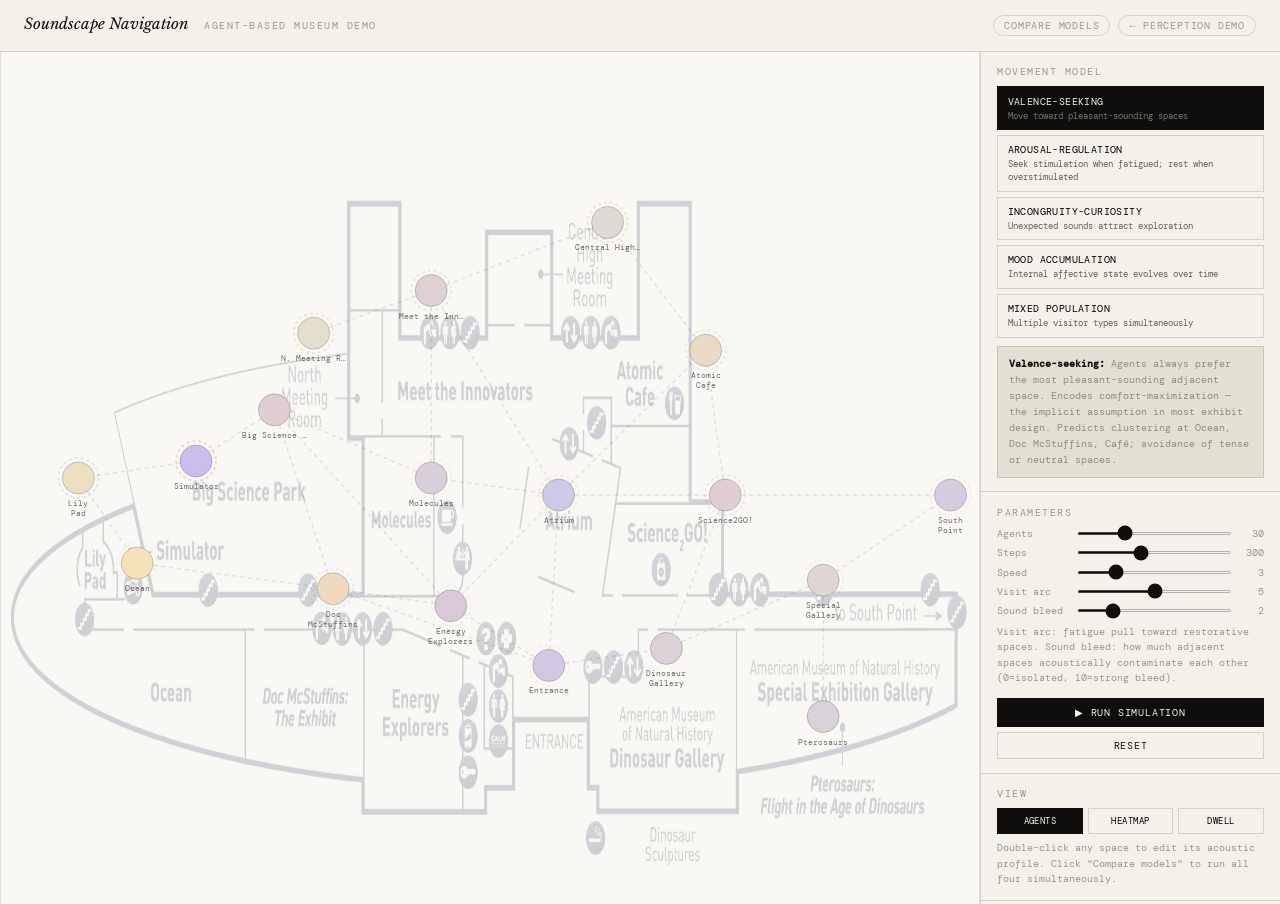
<file: cosi_abm.html>
<!DOCTYPE html>
<html lang="en">
<head>
<meta charset="UTF-8">
<meta name="viewport" content="width=device-width, initial-scale=1.0">
<title>Soundscape Navigation — Agent-Based Museum Demo</title>
<link href="https://fonts.googleapis.com/css2?family=DM+Mono:ital,wght@0,300;0,400;0,500;1,300&family=Libre+Baskerville:ital,wght@0,400;0,700;1,400&display=swap" rel="stylesheet">
<style>
*,*::before,*::after{box-sizing:border-box;margin:0;padding:0;}
:root{
  --ink:#0f0e0c;--paper:#f4f1ea;--paper2:#ede9df;--paper3:#e4dfd3;
  --ghost:rgba(15,14,12,0.06);--ghost2:rgba(15,14,12,0.14);--ghost3:rgba(15,14,12,0.4);
  --accent:#c45c2a;--blue:#2a6b8a;--green:#2a6b4a;
  --mono:"DM Mono",monospace;--serif:"Libre Baskerville",Georgia,serif;
}
body{font-family:var(--mono);background:var(--paper);color:var(--ink);min-height:100vh;overflow:hidden;}
header{padding:.9rem 1.5rem;border-bottom:1px solid var(--ghost2);display:flex;align-items:baseline;gap:1rem;flex-wrap:wrap;flex-shrink:0;}
.hdr-title{font-family:var(--serif);font-style:italic;font-size:15px;}
.hdr-sub{font-size:10px;letter-spacing:.15em;text-transform:uppercase;color:var(--ghost3);}
.hdr-right{margin-left:auto;display:flex;gap:.5rem;align-items:center;}
a.pill,button.pill{font-size:10px;letter-spacing:.08em;text-transform:uppercase;padding:3px 10px;border:1px solid var(--ghost2);border-radius:20px;color:var(--ghost3);text-decoration:none;display:inline-block;background:transparent;cursor:pointer;font-family:var(--mono);}
a.pill:hover,button.pill:hover{background:var(--ghost);color:var(--ink);}
.app{display:flex;height:calc(100vh - 48px);overflow:hidden;}
.map-wrap{flex:1;position:relative;overflow:hidden;background:#f8f7f3;}
#floorCanvas{position:absolute;inset:0;width:100%;height:100%;}
/* SIDE PANEL */
.side{width:300px;flex-shrink:0;border-left:1px solid var(--ghost2);display:flex;flex-direction:column;overflow:hidden;background:var(--paper);}
.side-scroll{flex:1;overflow-y:auto;}
.sec{padding:.85rem 1rem;border-bottom:1px solid var(--ghost2);}
.sec-label{font-size:10px;letter-spacing:.15em;text-transform:uppercase;color:var(--ghost3);margin-bottom:.5rem;}
.note{font-size:10px;color:var(--ghost3);line-height:1.55;}
/* model buttons */
.mbtn{display:block;width:100%;padding:.45rem .6rem;border:1px solid var(--ghost2);background:transparent;font-family:var(--mono);font-size:10px;letter-spacing:.04em;text-transform:uppercase;cursor:pointer;text-align:left;line-height:1.4;margin-bottom:.3rem;}
.mbtn:hover{background:var(--ghost);}
.mbtn.on{background:var(--ink);color:var(--paper);border-color:var(--ink);}
.mbtn .msub{display:block;font-size:9px;opacity:.6;margin-top:1px;text-transform:none;letter-spacing:0;}
.mbtn.on .msub{opacity:.45;}
#modelDesc{font-size:10px;line-height:1.6;color:var(--ghost3);margin-top:.5rem;padding:.55rem .7rem;background:var(--paper3);border:1px solid var(--ghost2);}
#modelDesc strong{color:var(--ink);}
/* controls */
.ctrl-row{display:flex;align-items:center;gap:.5rem;margin-bottom:.4rem;}
.ctrl-label{font-size:10px;color:var(--ghost3);width:72px;flex-shrink:0;}
input[type=range]{flex:1;accent-color:var(--ink);height:3px;}
.ctrl-val{font-size:10px;width:24px;text-align:right;color:var(--ghost3);}
.btn{background:var(--ink);color:var(--paper);border:none;padding:.5rem 1.25rem;font-family:var(--mono);font-size:10px;letter-spacing:.08em;text-transform:uppercase;cursor:pointer;width:100%;margin-top:.35rem;}
.btn:hover{opacity:.8;}
.btn-o{background:transparent;color:var(--ink);border:1px solid var(--ghost2);padding:.4rem 1.25rem;font-family:var(--mono);font-size:10px;letter-spacing:.08em;text-transform:uppercase;cursor:pointer;width:100%;margin-top:.3rem;}
.btn-o:hover{background:var(--ghost);}
/* stats */
.stat-grid{display:grid;grid-template-columns:1fr 1fr;gap:.3rem;}
.stat-box{background:var(--paper2);padding:.45rem .6rem;}
.stat-val{font-size:15px;font-weight:500;}
.stat-lbl{font-size:9px;color:var(--ghost3);letter-spacing:.07em;text-transform:uppercase;}
/* node info */
.node-info{font-size:10px;line-height:1.65;min-height:56px;color:var(--ghost3);}
.node-info strong{color:var(--ink);}
/* outcome summary */
#outcomeBox{font-size:10px;line-height:1.65;color:var(--ghost3);padding:.55rem .7rem;background:var(--paper3);border:1px solid var(--ghost2);display:none;margin-top:.5rem;}
#outcomeBox strong{color:var(--ink);}
/* view toggles */
.view-row{display:flex;gap:.3rem;}
.vbtn{flex:1;padding:.35rem .4rem;border:1px solid var(--ghost2);background:transparent;font-family:var(--mono);font-size:9px;letter-spacing:.05em;text-transform:uppercase;cursor:pointer;text-align:center;}
.vbtn:hover{background:var(--ghost);}
.vbtn.on{background:var(--ink);color:var(--paper);border-color:var(--ink);}
/* legend */
.leg-row{display:flex;align-items:center;gap:.4rem;font-size:9px;color:var(--ghost3);margin-bottom:.25rem;}
.leg-dot{width:9px;height:9px;border-radius:50%;flex-shrink:0;}
/* node editor popup */
#nodeEditor{position:absolute;background:var(--paper);border:1px solid var(--ghost2);padding:.75rem 1rem;font-size:11px;box-shadow:0 4px 16px rgba(0,0,0,.12);z-index:100;display:none;min-width:200px;border-radius:3px;}
#nodeEditor .ned-title{font-weight:500;margin-bottom:.5rem;font-size:12px;}
#nodeEditor .ned-row{display:flex;align-items:center;gap:.5rem;margin-bottom:.4rem;}
#nodeEditor .ned-label{width:60px;font-size:10px;color:var(--ghost3);}
#nodeEditor input[type=range]{flex:1;accent-color:var(--ink);}
#nodeEditor .ned-val{width:32px;font-size:10px;text-align:right;}
#nodeEditor .ned-actions{display:flex;gap:.4rem;margin-top:.6rem;}
#nodeEditor button{flex:1;padding:.3rem;border:1px solid var(--ghost2);background:transparent;font-family:var(--mono);font-size:9px;text-transform:uppercase;letter-spacing:.05em;cursor:pointer;}
#nodeEditor button.primary{background:var(--ink);color:var(--paper);border-color:var(--ink);}
.mix-row{display:flex;align-items:center;gap:.4rem;margin-bottom:.3rem;}
.mix-label{font-size:10px;color:var(--ghost3);width:82px;flex-shrink:0;}
.mix-slider{flex:1;accent-color:var(--ink);}
.mix-val{font-size:10px;width:30px;text-align:right;color:var(--ghost3);}
/* compare mode */
#compareGrid{display:none;position:absolute;inset:0;display:none;grid-template-columns:1fr 1fr;grid-template-rows:1fr 1fr;gap:2px;background:var(--ghost2);}
.cmpanel{position:relative;overflow:hidden;background:#f8f7f3;}
.cmpanel canvas{width:100%;height:100%;display:block;}
.cmpanel-label{position:absolute;top:6px;left:8px;font-size:9px;letter-spacing:.1em;text-transform:uppercase;color:var(--ghost3);background:rgba(244,241,234,.8);padding:2px 6px;border-radius:2px;}
</style>
</head>
<body>

<header>
  <span class="hdr-title">Soundscape Navigation</span>
  <span class="hdr-sub">Agent-based museum demo</span>
  <div class="hdr-right">
    <button class="pill" id="compareBtn" onclick="toggleCompare()">Compare models</button>
    <a class="pill" href="soundscape_demo.html">← Perception demo</a>
  </div>
</header>

<div class="app">
  <div class="map-wrap" id="mapWrap">
    <canvas id="floorCanvas"></canvas>
    <div id="compareGrid">
      <div class="cmpanel"><canvas id="c0"></canvas><div class="cmpanel-label">Valence-seeking</div></div>
      <div class="cmpanel"><canvas id="c1"></canvas><div class="cmpanel-label">Arousal-regulation</div></div>
      <div class="cmpanel"><canvas id="c2"></canvas><div class="cmpanel-label">Incongruity-curiosity</div></div>
      <div class="cmpanel"><canvas id="c3"></canvas><div class="cmpanel-label">Mood accumulation</div></div>
    </div>
    <div id="nodeEditor">
      <div class="ned-title" id="nedTitle">Edit space</div>
      <div class="ned-row"><span class="ned-label">Valence</span><input type="range" id="nedV" min="-10" max="10" step="1" value="0" oninput="nedUpdate()"><span class="ned-val" id="nedVVal">0.0</span></div>
      <div class="ned-row"><span class="ned-label">Arousal</span><input type="range" id="nedA" min="-10" max="10" step="1" value="0" oninput="nedUpdate()"><span class="ned-val" id="nedAVal">0.0</span></div>
      <div style="font-size:9px;color:var(--ghost3);margin-top:.2rem;" id="nedPreview"></div>
      <div class="ned-actions">
        <button class="primary" onclick="nedApply()">Apply</button>
        <button onclick="nedReset()">Reset</button>
        <button onclick="nedClose()">✕</button>
      </div>
    </div>
  </div>

  <div class="side">
    <div class="side-scroll">
      <div class="sec">
        <div class="sec-label">Movement model</div>
        <button class="mbtn on" onclick="setModel('valence',this)">Valence-seeking<span class="msub">Move toward pleasant-sounding spaces</span></button>
        <button class="mbtn" onclick="setModel('arousal',this)">Arousal-regulation<span class="msub">Seek stimulation when fatigued; rest when overstimulated</span></button>
        <button class="mbtn" onclick="setModel('incongruity',this)">Incongruity-curiosity<span class="msub">Unexpected sounds attract exploration</span></button>
        <button class="mbtn" onclick="setModel('accumulation',this)">Mood accumulation<span class="msub">Internal affective state evolves over time</span></button>
        <button class="mbtn" onclick="setModel('mixed',this)">Mixed population<span class="msub">Multiple visitor types simultaneously</span></button>
        <div id="modelDesc"></div>
        <div id="mixPanel" style="display:none;margin-top:.6rem;">
          <div style="font-size:10px;color:var(--ghost3);margin-bottom:.5rem;">Adjust proportions (must sum to 100%)</div>
          <div class="mix-row"><span class="mix-label">Valence-seeking</span><input type="range" class="mix-slider" id="mxV" min="0" max="100" value="40" oninput="syncMix('mxV')"><span class="mix-val" id="mxVv">40%</span></div>
          <div class="mix-row"><span class="mix-label">Arousal-reg.</span><input type="range" class="mix-slider" id="mxA" min="0" max="100" value="30" oninput="syncMix('mxA')"><span class="mix-val" id="mxAv">30%</span></div>
          <div class="mix-row"><span class="mix-label">Incongruity</span><input type="range" class="mix-slider" id="mxI" min="0" max="100" value="20" oninput="syncMix('mxI')"><span class="mix-val" id="mxIv">20%</span></div>
          <div class="mix-row"><span class="mix-label">Accumulation</span><input type="range" class="mix-slider" id="mxAc" min="0" max="100" value="10" oninput="syncMix('mxAc')"><span class="mix-val" id="mxAcv">10%</span></div>
          <div class="mix-row" style="margin-top:.3rem;"><span class="mix-label" style="color:var(--ink);">Total</span><span style="font-size:10px;font-weight:500;" id="mxTotal">100%</span></div>
          <div style="margin-top:.5rem;">
            <div class="leg-row"><span class="leg-dot" style="background:#c45c2a;"></span>Valence-seeking</div>
            <div class="leg-row"><span class="leg-dot" style="background:#2a6b8a;"></span>Arousal-reg.</div>
            <div class="leg-row"><span class="leg-dot" style="background:#2a6b4a;"></span>Incongruity</div>
            <div class="leg-row"><span class="leg-dot" style="background:#7a4a9a;"></span>Accumulation</div>
            <div class="note" style="margin-top:.3rem;">Shape = visitor type. Fill color = visitor type. Outline brightness = mood valence.</div>
          </div>
        </div>
      </div>

      <div class="sec">
        <div class="sec-label">Parameters</div>
        <div class="ctrl-row"><span class="ctrl-label">Agents</span><input type="range" id="nAgents" min="10" max="80" value="30" oninput="document.getElementById('nAgentsV').textContent=this.value"><span class="ctrl-val" id="nAgentsV">30</span></div>
        <div class="ctrl-row"><span class="ctrl-label">Steps</span><input type="range" id="nSteps" min="100" max="600" step="50" value="300" oninput="document.getElementById('nStepsV').textContent=this.value"><span class="ctrl-val" id="nStepsV">300</span></div>
        <div class="ctrl-row"><span class="ctrl-label">Speed</span><input type="range" id="simSpeed" min="1" max="10" value="3" oninput="document.getElementById('simSpeedV').textContent=this.value"><span class="ctrl-val" id="simSpeedV">3</span></div>
        <div class="ctrl-row"><span class="ctrl-label">Visit arc</span><input type="range" id="visitArc" min="0" max="10" value="5" oninput="document.getElementById('visitArcV').textContent=this.value"><span class="ctrl-val" id="visitArcV">5</span></div>
        <div class="ctrl-row"><span class="ctrl-label">Sound bleed</span><input type="range" id="soundBleed" min="0" max="10" value="2" oninput="document.getElementById('soundBleedV').textContent=this.value;updateBleedPreview()"><span class="ctrl-val" id="soundBleedV">2</span></div>
        <p class="note" style="margin-bottom:.4rem;">Visit arc: fatigue pull toward restorative spaces. Sound bleed: how much adjacent spaces acoustically contaminate each other (0=isolated, 10=strong bleed).</p>
        <div id="bleedPreview" style="font-size:10px;color:var(--ghost3);margin-bottom:.4rem;display:none;"></div>
        <button class="btn" onclick="runSim()">▶ Run simulation</button>
        <button class="btn-o" onclick="resetSim()">Reset</button>
      </div>

      <div class="sec">
        <div class="sec-label">View</div>
        <div class="view-row">
          <button class="vbtn on" id="vbAgents" onclick="setView('agents',this)">Agents</button>
          <button class="vbtn" id="vbHeat" onclick="setView('heat',this)">Heatmap</button>
          <button class="vbtn" id="vbDwell" onclick="setView('dwell',this)">Dwell</button>
        </div>
        <p class="note" style="margin-top:.4rem;">Double-click any space to edit its acoustic profile. Click "Compare models" to run all four simultaneously.</p>
      </div>

      <div class="sec">
        <div class="sec-label">Statistics</div>
        <div class="stat-grid">
          <div class="stat-box"><div class="stat-val" id="sStep">0</div><div class="stat-lbl">Step</div></div>
          <div class="stat-box"><div class="stat-val" id="sAgents">0</div><div class="stat-lbl">Agents</div></div>
          <div class="stat-box"><div class="stat-val" id="sTop">—</div><div class="stat-lbl">Most visited</div></div>
          <div class="stat-box"><div class="stat-val" id="sMood">—</div><div class="stat-lbl">Avg mood</div></div>
        </div>
        <div id="outcomeBox"></div>
      </div>

      <div class="sec">
        <div class="sec-label">Space info <span style="opacity:.4;">hover map</span></div>
        <div class="node-info" id="nodeInfo">Hover a space to see its acoustic profile. Double-click to edit.</div>
        <div style="margin-top:.65rem;">
          <div class="leg-row"><span class="leg-dot" style="background:linear-gradient(135deg,#c45c2a,#f0997b);"></span>Warm tint = positive valence</div>
          <div class="leg-row"><span class="leg-dot" style="background:linear-gradient(135deg,#2a6b8a,#85b7eb);"></span>Cool tint = high arousal</div>
          <div class="leg-row"><span class="leg-dot" style="background:#888;border:2px solid white;"></span>Agent — gray = neutral mood</div>
          <div class="leg-row"><span class="leg-dot" style="background:#c45c2a;border:2px solid white;"></span>Orange = positive valence</div>
          <div class="leg-row"><span class="leg-dot" style="background:#2a6b8a;border:2px solid white;"></span>Blue = negative valence</div>
          <div class="leg-row"><div style="width:24px;height:3px;background:linear-gradient(90deg,transparent,rgba(196,92,42,0.5));flex-shrink:0;"></div>Agent trail</div>
          <div class="leg-row"><span style="display:inline-block;width:14px;height:14px;border-radius:50%;border:2px dashed #2a6b8a;flex-shrink:0;"></span>Bleed ring: orange = acoustically improved, blue = worsened</div>
        </div>
      </div>

      <div class="sec">
        <div class="sec-label">About</div>
        <p class="note">Each movement model encodes a different theory of how visitors relate to sound. Running them comparatively makes the theoretical competition explicit — and shows curators what's at stake in acoustic design choices.</p>
        <p class="note" style="margin-top:.4rem;">Sound values are theoretically motivated placeholders. Replace with real circumplex ratings from your experiment once spatial metadata is available.</p>
      </div>
    </div>
  </div>
</div>

<script>
// ═══ FLOOR PLAN IMAGE ════════════════════════════════════════════════════════
const FLOORPLAN_B64 = '/9j/4AAQSkZJRgABAQAAAQABAAD/[base64]/2wBDAAUDBAQEAwUEBAQFBQUGBwwIBwcHBw8LCwkMEQ8SEhEPERETFhwXExQaFRERGCEYGh0dHx8fExciJCIeJBweHx7/2wBDAQUFBQcGBw4ICA4eFBEUHh4eHh4eHh4eHh4eHh4eHh4eHh4eHh4eHh4eHh4eHh4eHh4eHh4eHh4eHh4eHh4eHh7/wAARCAUUCjgDASIAAhEBAxEB/8QAHQABAAEEAwEAAAAAAAAAAAAAAAcBAgYIAwUJBP/EAG0QAAEDAwEEBAQQCAkIBggADwABAgMEBREGBxIhMQgTQVEiYXGBFBYYMjdVdZGTlKGxsrPR0hUXIzZCVnSSNFJUYnJzlcHTMzU4U1eCouEkJUO0wvAnY2Vng6PE4yZEZITDKEXxCUZHdmaW4v/EABoBAQADAQEBAAAAAAAAAAAAAAABAgMEBQb/xAA2EQEAAgIBAwMDBAEDAwQDAQEAAQIDERIEITETQVEUIjIzUmFxNAUjQhVigUNEofAkkeFTsf/aAAwDAQACEQMRAD8Anvoz8dn9T7pS/[base64]/[base64]/[base64]/VygdJ38wKP3Uj+rlAF/[base64]/MCj91I/q5QOk7+YFH7qR/VygC/oy+x9U+6Uv0IyUSLujL7H1T7pS/[base64]/mBR+6kf1coHSd/MCj91I/[base64]/dSP6uUDpO/[base64]/[base64]/[base64]/VygdJ38wKP3Uj+rlAF/[base64]/MCj91I/q5QOk7+YFH7qR/VygC/oy+x9U+6Uv0IyUSLujL7H1T7pS/[base64]/mBR+6kf1coHSd/MCj91I/[base64]/dSP6uUDpO/[base64]/[base64]/i/KMu/ip74QuBbl38VPfGXfxU98bFwLcu/ip74y7+KnvjYuBbl38VPfGXfxU98bFwLcu/ip74y7+KnvjYuBbl38VPfGXfxU98bFwLcu/[base64]/ip742hcC3Lv4qe+Mu/ip742LgW5d/FT3xl38VPfGxcC3Lv4qe+Mu/ip742LgW5d/FT3xl38VPfGxcC3Lv4qe+Mu/ip742LgW5d/FT3xl38VPfI2LgWq7HNO3hxLsjYAAkAAAAAAAAAAAAAAAAAAAAAAAAAAAAAAAAAAAAAAAAAAAAAAAAAAAAAAAAAAAAAAAAAAAAAAAAAAAAAAAAAAAAAAAAAAAAAAAAAAAAAAAAAAAAAAAAAAAAAAAAAABFfSd/MCj91I/q5QOk7+YFH7qR/VygC/oy+x9U+6Uv0IyUSLujL7H1T7pS/QjJRAAAAAAAAAAAAAAAAAAAAAAAAAAAAAAAAAAAAAAAAAAAAAAAAAAAAAAAAAAAAAAAAAAAAAAAAAAAAAAAAAAAAAAAAAAAAAAAAAAAAAAAAAAAAAAAAAAAAAAAAAAAAAAAAAAAAAAAAAAAAAAAAAAAAF5AAU7DEdrWoazSezy76hoI4lnoYUcxsiZRVV7W/3mXdpHPST9hHU39Qz61hakbtEK3nVWty9KvX7eCW2zImM/5NftLV6V2v8Iv4Os3H/wBW77SFtK2hL3qegtD51pkrKhrEka3eXHkNoGdESge3L9b1SLleCW9Fxx/pnq3r01I+7y5aze0sIXpXa+9rrN8G77Snqrdfe19n+Dd9pnXqQrb+vFX/AGc3/EHqQrd+vFX/AGc3/EMufSrzS7BfVW6+9r7P8G77R6q3X3tfZ/g3faZ16kK3frxV/wBnN/xB6kK3frxV/wBnN/xBz6VHC7BfVW6+9r7P8G77R6q3X3tfZ/g3faZ16kK3frxV/wBnN/xB6kK3frxV/wBnN/xBz6U4XYL6q3X3tfZ/g3faPVW6+9r7P8G77TOvUhW79eKv+zm/4g9SFbv14q/7Ob/iDn0pwuwX1Vuvva+z/Bu+0eqt197X2f4N32mdepCt368Vf9nN/wAQepCt368Vf9nN/wAQc+lOF2C+qt197X2f4N32j1Vuvva+z/Bu+0zr1IVu/Xir/s5v+IPUhW79eKv+zm/4g59KcLsF9Vbr72vs/wAG77R6q3X3tfZ/g3faZ16kK3frxV/2c3/EHqQrd+vFX/Zzf8Qc+lOF2Ds6Vm0BzkRlstD3dzYnKvzn02jpS67q7vRUktttKR1E7I3ObE7k52Fxx58zvdVdFW32XTF0vDdZVUy0NHLUpGtAjd/cYrsZ3/Ea2aYcvpgtiQqsX/S4l3Mq1ETfROzvyXrXBeszWEbtWdS9O6J7qiip5pODntR3vn1pyQ+O0/5po1/9Qz6KH1s9ankPK06o3pUABIAAAAAAAAAAAAAAAAAAAAAAAAAAAAAAAAAAAAAAAAAAAAAAAAAAAAAAAAAAAAAAAAAAAAAAAAAAAAAAAAAAAAAAAAAAAAAAAApQqvIoRM6EHdJjaxqLZtLaWWanopUq/Xde1Xdqp2L4iGE6Vm0BETNtsyr4o3faZP09f4TpzyL86kT7AdllPtRvVfbpbrLa/QkCTo9kKP3sPYn8ZP4x62HHhjFF7w5rWtNtQzF3St181eNus3wbvvFF6V2vva6zfBu+0zdnREtzm7y64q+Pfbm/4hd6kK3frxV/2c3/ABCk36XaON2C+qt197X2f4N32j1Vuvva+z/Bu+0zr1IVu/Xir/s5v+IPUhW79eKv+zm/4g59KcLsF9Vbr72vs/wbvtHqrdfe19n+Dd9pnXqQrd+vFX/Zzf8AEHqQrd+vFX/Zzf8AEHPpThdgvqrdfe19n+Dd9o9Vbr72vs/wbvtM69SFbv14q/7Ob/iD1IVu/Xir/s5v+IOfSnC7BfVW6+9r7P8ABu+0eqt197X2f4N32mdepCt368Vf9nN/xB6kK3frxV/2c3/EHPpThdgvqrdfe19n+Dd9o9Vbr72vs/wbvtM69SFbv14q/wCzm/4g9SFbv14q/wCzm/4g59KcLsF9Vbr72vs/wbvtHqrdfe19n+Dd9pnXqQrd+vFX/Zzf8QepCt368Vf9nN/xBz6U4XYL6q3X3tfZ/g3faVTpXa93kzbrPjKZ/Ju+0zn1IVu/Xir/ALOb/iGJbXejhRaG0DcNSxapnr30qNxC+jSNHbzkTO9vryz3E1t0szqCYvHd3uyrpF6x1PtGsmna+32ttNV1CQyuYx28me7j3G2B509HJ2NtWlEVMq6tRV8Xgqeiyd5z9djrW0cWuK/KFQAcjUAAAAAAAAAAAAAAAAAAAAAAAAAAAAAAAAAAAAAAAAAAAAAAAAAAAAAAAAAAAAAAAAAAAAAAAAAAAAAAAAAAAAAAAAAAAAAAAAAAAAAAAAAAAAAAAAAAAAAAAAAAEV9J38wKP3Uj+rlA6Tv5gUfupH9XKAL+jL7H1T7pS/QjJRIu6MvsfVPulL9CMlEAAAAAAAAAAAAAAAAAAAAAAAAAAAAAAAAAAAAAAAAAAAAAAAAAAAAAAAAAAAAAAAAAAAAAAAAAAAAAAAAAAAAAAAAAAAAAAAAAAAAAAAAAAAAAAAAAAAAAAAAAAAAAAAAAAAAAAAAAAAAAAAAAAAAUBQKLzI56SfsI6m/qGfWsJGXmRz0k/YR1N/UM+tYWx/nVW/4tFtlvslWH9sT+49L2cvOeaGy32SrD+2J/cel7OXnOzr/MMcHuqADhdAAAAAAAAAAAAAAAADHtpvsb6m9yKr6lx5t6e/OS1ftUP0z0k2m+xvqb3IqvqXHm3p785LV+1Q/TPQ6L8bObP5h6c2n/ADVR/wBSz6KH1t9ankPktP8Amqj/AKln0UPrb61PIefPmXRHhUABIAAAAAAAAAAAAAAAAAAAAAAAAAAAAAAAAAAAAAAAAAAAAAAAAAAAAAAAAAAAAAAAAAAAAAAAAAAAAAAAAAAAAAAAAAAAAAAAAACJGpvT1/hOnPP87jrugh+eV69z1+sjOx6ev8J055/ncdd0EPzyvXuev1kZ6cf4zln9RuCnrULkLU9ahch5kOoABIAAAAAAAAAAAAABFfSw9gq/eSP6aEqEV9LD2Cr95I/poaYf1K/2rbxLTzo5+zdpj9tT5lPRbsPOno5+zdpj9tT5lPRbsOnr/wA4Y9P+MqoAgOJ0AAAAAAAAAAAAAAAAAAAAAAAAAAAAAAAAAAAAAAAAAAAAAAAAAAAAAAAAAAAAAAAAAAAAAAAAAAAAAAAAAAAAAAAAAAAAAAAAAAAAAAAAAAAAAAAAAAAAAAAAAAAivpO/mBR+6kf1coHSd/MCj91I/[base64]/Fotst9kqw/tif3Hpezl5zzQ2W+yVYf2xP7j0vZy852df5hjg91QAcLoAAAAAAAAAAAAAAAAY9tN9jfU3uRVfUuPNvT35yWr9qh+mekm032N9Te5FV9S4829PfnJav2qH6Z6HRfjZzZ/MPTm0/5qo/6ln0UPrb61PIfJaf8ANVH/AFLPoofW31qeQ8+fMuiPCoACQAAAAAAAAAAAAAAAAAAAAAAAAAAAAAKcSp89wrKe30M9bWzMgp6djpJZHrhrGomVVV8g2iXPxCmEs2s7OHZVutrCqIuP4az7S78a2zn9drD8dZ9pf0r/AAjlHhmmRkwv8a2zj9drD8dZ9o/Gts4/Xaw/HWfaPTt8J5QzTIyYX+NbZx+u1h+Os+0fjW2cfrtYfjrPtHp2+DlDNMjJhf41tnH67WH46z7R+NbZx+u1h+Os+0enb4OUM0yMmF/jW2cfrtYfjrPtH41tnH67WH46z7R6dvg5QzTIyYX+NbZx+u1h+Os+0fjW2cfrtYfjrPtHp2+DlDNMjJhf41tnH67WH46z7R+NbZx+u1h+Os+0enb4OUM0yMmF/jW2cfrtYfjrPtH41tnH67WH46z7R6dvg5QzTIyYX+NbZx+u1h+Os+0fjW2cfrtYfjrPtHp2+DlDNMjJhf41tnH67WH46z7R+NbZx+u1h+Os+0enb4OUM1QGFJtW2cfrtYfjrPtC7V9nGF//AA1sPJf/AMdZ9pHp3+DlDNQY3p7XWktQXP8ABtl1Fa7hVbiydVT1LXu3Uxxwi+MyQiYmPJE7AAQkOKplSGJXuc1qJ2uXCHKYNt6vFXYNk1/u9DL1VRTwN3H929I1q/I5REcuyJnTE9abe7PaL7UWTT1muOqa2kXdqktsavbE7ljKIqcMLn3jtNAbaLDqm/M0/VUdbYry9ytbR18Ssc5UTO7lURN7xcz4ui1p222nY7ZayClZHW3Br6mplRPDlcr1RFVf6KNTzHZbYNmcGtn226UU0Nuu9tqI54K1I/yjdxVVG5RM7ueODefSi3FTvKSGSbzcqioucIinIY/qzUds0hpWqvt/q2w01HGjnuRMq53JGtROKq5VwiEQydIevipW3uXZxqVmnFkRn4QdTKiKi/ppx9b4+/gZRSZ8LzOk/A6XSeprVqnTdNf7JUtqqKoaqtciKioqKqORUXiioqKmCJqbpC090fWW7T2j77d7xTzPiWmpqVzmtRFwj3O5I3JEUlHJOLlVFTCc1Orvt/tNkSJbtdaG3pPIkUC1MzWJI9f0UyvFfEYFsx2v0urdRyaXutkuOnr7Ex0iUldCsfWNTnu559/[base64]/k8Z8aZT5DCtn+0Ok1fqnUdip6CemksNUtNNI97VbKuVTKInFOR9+zfW1m1/pZl8sU6rEr1imY5MOhlREVWOTvRFRfOhF/Rwz+NrakmVXF2Xmv896kxXW9q2t3hPQAM1wAAAAAABEjU3p6/wAJ055/ncdd0EPzyvXuev1kZ2PT1/hOnPP87jrugh+eV69z1+sjPTj/ABnLP6jcFPWoXIWp61C5DzIdQACQAAAAAAAAAAAAACK+lh7BV+8kf00JUIr6WHsFX7yR/TQ0w/qV/tW3iWnnRz9m7TH7anzKei3YedPRz9m7TH7anzKei3YdPX/nDHp/xlVAEBxOgAAAAAAAAAAAAAAAAAAAAAAAAAAAAAAAAAAAAAAAAAAAAAAAAAAAAAAAAAAAAAAAAAAAAAAAAAAAAAAAAAAAAAAAAAAAAAAAAAAAAAAAAAAAAAAAAAAAAAAAAAAEV9J38wKP3Uj+rlA6Tv5gUfupH9XKAL+jL7H1T7pS/QjJRIu6MvsfVPulL9CMlEAAAAAAAAAAAAAAAAAAAAAAAAAAAAAAAAAAAAAAAAAAAAAAAAAAAAAAAAAAAAAAAAAAAAAAAAAAAAAAAAAAAAAAAAAAAAAAAAAAAAAAAAAAAAAAAAAAAAAAAAAAAAAAAAAAAAAAAAAAAAAAAAAAAAUBQKLzI56SfsI6m/qGfWsJGXmRz0k/YR1N/UM+tYWx/nVW/wCLRbZb7JVh/bE/uPS9nLznmhst9kqw/tif3Hpezl5zs6/zDHB7qgA4XQAAAAAAAAAAAAAAAAx7ab7G+pvciq+pcebenvzktX7VD9M9JNpvsb6m9yKr6lx5t6e/OS1ftUP0z0Oi/Gzmz+YenNp/zVR/1LPoofW31qeQ+S0/5qo/6ln0UPrb61PIefPmXRHhUABIAAAAAAAAAAAAAAAAAAAAAAAAAAAAAGI7Y1e3ZPq5zXbrkstYqKn9S7BlxiW2T2JtX+4lZ9S4tXzCtvDzZYyaaVscMMssj8IxrfCc93ciImcndpovWaomNI3/AIoi/wCb5u3x7pbs/R3p9034aIi3Kn835Vif3nphQIqUkLVy7EbVzjhyPW6nN6MVmIc1Kc3ml6S9Z/qjf/7Pm+6PSXrP9Ub/AP2fN909NMfzVGP5qnL/ANQ/7WnoPMv0laz/AFRv/wDZ833R6S9Z/qjf/wCz5vunppj+avvDH81R/wBQ/wC09B5l+krWf6o3/wDs+b7o9Jes/wBUb/8A2fN909NMfzVGP5q+8P8AqH/aeg8y/SXrP9Ub/wD2fN90ekvWf6o3/wDs+b7p6aY/mqMfzVH/AFD/ALT0HmX6S9Z/qjf/AOz5vuj0l6z/AFRv/wDZ833T00x/NX3hj+ao/wCof9p6DzL9Jes/1Rv/APZ833R6S9Z/qjf/AOz5vunppj+aox/NUf8AUP8AtPQeZfpK1n+qN/8A7Pm+6PSXrP8AVG//ANnzfdPTTH81Rj+ao/6h/wBp6DzL9Jes/wBUb/8A2fN90ekrWf6o3/8As+b7p6aY/mqMfzV94f8AUP8AtPQeZfpL1n+qN/8A7Pm+6PSXrP8AVG//ANnzfdPTTH81Rj+ao/6h/wBp6DzL9JWs/wBUdQf2dN9w+O6afv8AaY46i7WO6W+Bz9xH1NLJE1y4Vd1Fc1EzhF4eI9P1TjyU176dyf8AoxsvBf8APTPqJi+Lq5veImFLY9RMoj6ELnu2zzeG5M2ybweaK3fj+U3kNGuhD7NMnuTP9OM3lMetneTs0wfiAA5GwRt0nKaSr2Gamp4ky98EePNMxf7iST4L/QU11tM9urIVmp6hm5I1OeC1fKLRuGCdHWeCt2LaYmjdljaPc58ctke1flQyzVWqLHpW3fhK/wByjoKJXoxJJGrjeXknDK/IQlaNL7WNkVVNa9HU1HqrTU8qy08E+82amRf0cpw8aryVcrhD6aXQW0TaZqigvG0xLfbLJQVKTQ2elV6rIrU8HfVyd6rleOe5M8LzjiZ5bUjcOTphVFQ/SOlaamplqmT6gpn9TvbnXYa9UYrl5I5cdnDn2HaLqParPYnW1NkdH6EfTJExfw9HhWq3HLcyZbtj0HFrvQz7MypWkrYJmVdDU/6qZnJfIqKqecwGG/bebVbIbA3RtprqiJEjZc2yydVuomEVW4znt5mlbRomJl33Rx0zqTS2hbtbdTW9lDK+6TVNLA2dsiRQvYzDd5O5Ud2IdF0SaGFtl1ZWsizNUagn3lcvLdVEREXu4ZJO2fUmqqTSsVPq+tpK67vdI+V9OxWMY1yrus4+uVE7cJ3ccZXFejlpy8aX0/fKa9Uq08lVe6ieFqpzjc7gpSbeZIjUOg2pUkUHSV2aVkbESeaOsSZ6cFduxoiZ8XFTj6XmVtOjd5FVPTHT8M4RUw4yLaNpq8XLbZs/[base64]/VWkLfqOLU1E2GeruPXNVmd2RFRcubnx/OdTVae2lbO9p+pL3pCxUV/tWoJWVDmO3myQO47ycOHNV82C15iZscdy2DR2VwiKVOPcVXI53PGMJy5nIc7QAAAAAAARI1N6ev8J055/ncdd0EPzyvXuev1kZ2PT1/hOnPP87jrugh+eV69z1+sjPTj/Gcs/qNwU9ahchanrULkPMh1AAJAAAAAAAAAAAAAAIr6WHsFX7yR/TQlQivpYewVfvJH9NDTD+pX+1beJaedHP2btMftqfMp6Ldh509HP2btMftqfMp6Ldh09f+cMen/GVUAQHE6AAAAAAAAAAAAAAAAAAAAAAAAAAAAAAAAAAAAAAAAAAAAAAAAAAAAAAAAAAAAAAAAAAAAAAAAAAAAAAAAAAAAAAAAAAAAAAAAAAAAAAAAAAAAAAAAAAAAAAAAAAARX0nfzAo/dSP6uUDpO/[base64]/i0W2W+yVYf2xP7j0vZy855obLfZKsP7Yn9x6Xs5ec7Ov8AMMcHuqADhdAAAAAAAAAAAAAAAADHtpvsb6m9yKr6lx5t6e/OS1ftUP0z0k2m+xvqb3IqvqXHm3p785LV+1Q/TPQ6L8bObP5h6c2n/NVH/Us+ih9bfWp5D5LT/mqj/qWfRQ+tvrU8h58+ZdEeFQAEgAAAAAAAAAAAAAAAAAAAAAAAAAAAAAYltk9ibV/uJWfUuMtMS2yexNq/3ErPqXE18ot4eeOgfz5077p031zD00ov4JD/AFbfmPMzQX586d906b65h6aUP8Eh/q2/Md/X9uLDC5eA4FQee37qcBwKgHdTgOBUA7qcBwKgHdTgOBUA7qcBwKgHdTgOBUA7qcBwKgHdTgOBUA7qcDXnp3r/AOjCy+7TfqJjYZeZrz08PYvsvu036iY26f8AVhXJ+Eoh6EHs0ye5M304zeU0a6EHs0ye5M304zeU2639Rn0/4AAONuBQAHnKLy5lQvIjQ6bU1/s+m7YlyvVZBRUyPSPrJnI1OPjU7SmmiqKeKoge18UrEexyLlFaqZRSF+md7DFR+2wfSJW0f+aVn/YIPq2l5rqsSry76cGptU2HT9XRUl4uNNSTXCTqqVkr0RZHcOWV/nIcmp9Q2bTNtW4XqugoaRHInWSuRrcr5fKQh0u/zw2Ze6NR88BLe1CLRsmkZn66jpHWZis6x1U3MaOVyI3h35wW4fbH8q77smoJYZ6Zk1MrXQyNR7HNXKORe1Dn7D4qVaKktkLoXxRUkcSbrlXDWtROHkTBhNTtj2bQXVbbNrGh9EoqNViKu6i5/jImPlKcZmey8TEJD7DoqTU2n63UVVYIK+mlutGxHzUyPRZGIqZ4pzOLTOrdPaklrGWK5U1e6kkRtT1L95GKucLnzKQVp2/2TTvSg19dr1cKSgpI4YWtfUP3UykTM4QvTFNptHwibRDZfIMH0jtR0Jqy6rbrDqOlrqjG8yJMtV39HKJvGbQ7254WcqvLuMtTGkxMSu7B2lQNd0gAJAAAAAAABEjU3p6/wnTnn+dx13QQ/PK9e56/WRnY9PX+E6c8/wA7jrugh+eV69z1+sjPTj/Gcs/qNwU9ahchanrULkPMh1AAJAAAAAAAAAAAAAAIr6WHsFX7yR/TQlQivpYewVfvJH9NDTD+pX+1beJaedHP2btMftqfMp6Ldh509HP2btMftqfMp6Ldh09f+cMen/GVUAQHE6AAAAAAAAAAAAAAAAAAAAAAAAAAAAAAAAAAAAAAAAAAAAAAAAAAAAAAAAAAAAAAAAAAAAAAAAAAAAAAAAAAAAAAAAAAAAAAAAAAAAAAAAAAAAAAAAAAAAAAAAAAARX0nfzAo/dSP6uUDpO/[base64]/i0W2W+yVYf2xP7j0vZy855obLfZKsP7Yn9x6Xs5ec7Ov8wxwe6oAOF0AAAAAAAAAAAAAAAAMe2m+xvqb3IqvqXHm3p785LV+1Q/TPSTab7G+pvciq+pcebenvzktX7VD9M9Dovxs5s/mHpzaf81Uf9Sz6KH1t9ankPktP+aqP+pZ9FD62+tTyHnz5l0R4VAASAAAAAAAAAAAAAAAAAAAAAAAAAAAAABiW2T2JtX+4lZ9S4y0xLbJ7E2r/AHErPqXE1/KEW8PPLQX586d906b65h6aUP8ABIf6tvzHmXoL8+dO+6dN9cw9NKH+CQ/1bfmO/[base64]/0DXdq8U6+mTj/XNMd6WkE02rtnPVU80yMr51e5rcoxFWHn7ymS9LqCon2E3iOmifPM6anVrGplV/LNXkX5xPGVfdxdIy51Fr6ONfNSvWOeop6WFHouPXyMRePjRVPu2cbKdHUGzyktktit8756bM08lO1ZHvVEXeyvPH9x9e1/SNVrDYdWafpJGLVupYZIVVvBXxua9E59u7jzkdaL261lp0nBYbtorUc+oqVEpmNhpkWCVU4I5XqqK1F8i8hWN11X5RbXlydEi1pZNU7QrVC/rG0txZG1VX9Delwp1Vk0xZdUdMLVTbvTQVkVBFFOkE7EcxXLG1E4L2oqZOz6IM9fPqbaBPdYEp6+evZJLCi5SNVdIu7ntRM48x2OzunenSs1xOtNIyN8EKMlVvB69W3PHy5L8pi1v6RFYl1/Sl0xadOppnWNjoKahuNJdoY1WnjRjpGqvJVQ2KpM+hmOcibzmoq+XBCHTFimn0PZeqgmlVLxCqtiTKonFMr75N1EuaWNc58FPmMLzusNKxDmABkuAAAAAAAAAAiRqb09f4Tpzz/O467oIfnlevc9frIzsenr/CdOef53HXdBD88r17nr9ZGenH+M5Z/Ubgp61C5C1PWoXIeZDqAASAAAAAAAAAAAAAARX0sPYKv3kj+mhKhFfSw9gq/eSP6aGmH9Sv8AatvEtPOjn7N2mP21PmU9Fuw86ejn7N2mP21PmU9Fuw6ev/OGPT/jKqAIDidAAAAAAAAAAAAAAAAAAAAAAAAAAAAAAAAAAAAAAAAAAAAAAAAAAAAAAAAAAAAAAAAAAAAAAAAAAAAAAAAAAAAAAAAAAAAAAAAAAAAAAAAAAAAAAAAAAAAAAAAAAAIr6Tv5gUfupH9XKB0nfzAo/dSP6uUAX9GX2Pqn3Sl+hGSiRd0ZfY+qfdKX6EZKIAAAAAAAAAAAAAAAAAAAAAAAAAAAAAAAAAAAAAAAAAAAAAAAAAAAAAAAAAAAAAAAAAAAAAAAAAAAAAAAAAAAAAAAAAAAAAAAAAAAAAAAAAAAAAAAAAAAAAAAAAAAAAAAAAAAAAAAAAAAAAAAAAAAAoCgUXmRz0k/YR1N/UM+tYSMvMjnpJ+wjqb+oZ9awtj/ADqrf8Wi2y32SrD+2J/cel7OXnPNDZb7JVh/bE/uPS9nLznZ1/mGOD3VABwugAAAAAAAAAAAAAAABj2032N9Te5FV9S4829PfnJav2qH6Z6SbTfY31N7kVX1Ljzb09+clq/aofpnodF+NnNn8w9ObT/mqj/qWfRQ+tvrU8h8lp/zVR/1LPoofW31qeQ8+fMuiPCoACQAAAAAAAAAAAAAAAAAAAAAAAAAAAAAMS2yexNq/wBxKz6lxlpiW2T2JtX+4lZ9S4mv5Qi3h55aC/PnTvunTfXMPTSh/gkP9W35jzL0F+fOnfdOm+uYemlD/BIf6tvzHf8A6h5qwwOYAHnugAAAAAAAAAAAAAAAAXgmSzrE7ULlwqKhjWvdYWrROl6m/wB+qEZTxORrWtaqq5yrhERERVX/AJExEzOoRMxHlkaPyiqiF6KiplDWKg6WVlku7Yq3TlXT27/XJJvPbxxlcc08WDYzT95t17stJdrdUMlpKuNJInpyci/39nlyWyYrU8wiLRPiXYLzNeenh7F9l92m/UTGwm+3Kpz8iZNeuncu9swsyJ7dN58P+wmLdN3yVRk/CURdCD2aZPcmb6cZvKaNdCJUbtofvKiKtpmwirx9fH2czePfb4/[base64]/pE6cdQu//AAduMeocKxtF1GeKdiyK3x8sd5sA57OxeS8cdhFvSK1jc9CaYtV2ssNO6pq7vDRSOmjR+Y3MkcvFfGxDXFvelLxGnydGnTN1ttmvGpb/AE3oW46guD6tYFT/ACUf6DfNly+clKGko21r6uGlpknk8GSZjE31VOxVOO1Svq7FTOmeqyT07Xq9qYTLm54dxjmzLRb9HNujPw5XXNK+skqUSpkV/VK7C7vHkRadzK0R2ZZWUdNXRtZVU1PUMyjkSWNHInjTPafSxqMTCcu7uONJmbqby7qquOKY48i7rGp25z3JkpqYI0vBYkrFTKOyneV6xmM7yYI8rbXAtSRiqiZ4ryQuyAAAAAAAARI1N6ev8J055/ncdd0EPzyvXuev1kZ2PT1/hOnPP87jrugh+eV69z1+sjPTj/Gcs/qNwU9ahchanrULkPMh1AAJAAAAAAAAAAAAAAIr6WHsFX7yR/TQlQivpYewVfvJH9NDTD+pX+1beJaedHP2btMftqfMp6Ldh509HP2btMftqfMp6Ldh09f+cMen/GVUAQHE6AAAAAAAAAAAAAAAAAAAAAAAAAAAAAAAAAAAAAAAAAAAAAAAAAAAAAAAAAAAAAAAAAAAAAAAAAAAAAAAAAAAAAAAAAAAAAAAAAAAAAAAAAAAAAAAAAAAAAAAAAAARX0nfzAo/dSP6uUDpO/[base64]/i0W2W+yVYf2xP7j0vZy855obLfZKsP7Yn9x6Xs5ec7Ov8AMMcHuqADhdAAAAAAAAAAAAAAAADHtpvsb6m9yKr6lx5t6e/OS1ftUP0z0k2m+xvqb3IqvqXHm3p785LV+1Q/TPQ6L8bObP5h6c2n/NVH/Us+ih9bfWp5D5LT/mqj/qWfRQ+tvrU8h58+ZdEeFQAEgAAAAAAAAAAAAAAAAAAAAAAAAAAAAAYltk9ibV/uJWfUuMtMS2yexNq/3ErPqXE1/KEW8PPLQX586d906b65h6aUP8Eh/q2/MeZegvz5077p031zD00of4JD/Vt+Y7/[base64]/wDdhfJ+EtfujJQ6rr9pDqfSN0o7dc3W+aR81S1XNRm/GmOCKbP+lXb3+vmnvi8n3SAuhB7NEnuTN9OM3k85t1l5rk0rgjdUMelXb3+vmnvi8n3Tt9FWLa5b9T0tTqjVdouNpZv9fT08UiPeqscjcKrccHK1efJCUPODkm829m8RpY5VVi5THM1t2gadotV9J+psNxajqep0thUX+Mk2Wr76fObJv9YvnIJei+rKYqN3v/wY4+JOu5/MaYJmJmYZ5I32V6OusHWfRd70nqab0NV6Lmkjnc7tp0y5rk7cYynkRCF9XWOa+bHtU7VbxHuV+oLk1KVrlysdN1zERPL4Kp40JG2+bH9TX7aD+G9IOZFDe6dlPd1fLu7qom7vYxxTdx50U73pO2ii0/0b1sdGqtpaJtJTR5bxw2RiI5fGb1tWJia+bImOUaZ9rLUjdJ7HKvUjf8rR2xroc8E6xyI1nHu3nIQjonZdZtd6fXV+udbPW+3BVlgc2vTFOzkjeLuPFPFglna1ZKvUPR5uNqoU36p9tiljj/jrG5km7590jvYtpjZBqPQdNPc6ahpbpTIsNdFPUbj45EcvfzTxoZ11wtb+VmRdHK/3Glveo9m94vEd1mscka0FV1u/1sT2q5Ez27qbvLOM4MVvsa7YNrGoLLetS/gvS9hlWl9DNqerdO9i7ruaomc549nmJL2R27ZXHerxNoKOB1XRvbT1skTXc8Kud5eCpxVMp3KRFp3TOjqLbprCwbQ6aFJrjXSV1vqaiTdjkbM5ZEbnkmN7GV7i0cZvaf4H1JQRbGdpGmanS+pXXLTt3rm26roXVKSLCr+DXYRVyqd/i8Z2HTS05Sz2Gy6jfU1aTS3KnoFbx6tWObK7e3exU3cZx2mTS6W2G2fVNpomso5LpVVSLRNhk61WvauUXhlETOOZw9NGJ67L7PKjHOipL/TTTKietZ1crc++5opP+5XSLeGa7ItEWrRuleqt1RVVLa6GOaTr3q7dVWdndzMb6L0881FrdtQ9ZEZq2sZH4Su3Go2NUQkDRN2tt10pQTW6tiq2JRRtf1UiORi7icFTmikd9FT+A6+//vCt+jGY+1p/lNZ1MI2tGlLhr3b9rqzVOo7hQ2uCokdUw073b0qdYmG54Iicl8x2t/0pVbENe6Yuul7pWvtN4rmW6so6iVXoivciIqJ288+Y7vYb/pJbSv62T61p2vSo/wAps/X/APyuk+kXiYm0RKKx5ly9KrVt405oy3W+xTyU1xvNZ6GZNE/dfG3d4qnb2pnymJ3LYDJYtJzXyw6puVPqejplnmlY5cTyNbvK13Hii4xk7Tpm0tRHYtL6hhp5J47XdFWXcTO4jmou8vi8BffMs1Ttd0Qmz6pvtNeIKqR9I58NK1cSq9WqqMVvfnCKK1ma11/JPh1fRCqKmfZFRy1VVJPI6eVFe9yu/wC1emOPEmlOZCnQ3T/0OUbmrwWabgvf1r8k1oY5Y1Zen4qgAosAAAACJGpvT1/hOnPP87jrugh+eV69z1+sjOx6ev8ACdOef53HXdBD88r17nr9ZGenH+M5Z/Ubgp61C5C1PWoXIeZDqAASAAAAAAAAAAAAAARX0sPYKv3kj+mhKhFfSw9gq/eSP6aGmH9Sv9q28S086Ofs3aY/bU+ZT0W7Dzp6Ofs3aY/bU+ZT0W7Dp6/84Y9P+MqoAgOJ0AAAAAAAAAAAAAAAAAAAAAAAAAAAAAAAAAAAAAAAAAAAAAAAAAAAAAAAAAAAAAAAAAAAAAAAAAAAAAAAAAAAAAAAAAAAAAAAAAAAAAAAAAAAAAAAAAAAAAAAAAAAivpO/mBR+6kf1coHSd/MCj91I/[base64]/Fotst9kqw/tif3Hpezl5zzQ2W+yVYf2xP7j0vZy852df5hjg91QAcLoAAAAAAAAAAAAAAAAY9tN9jfU3uRVfUuPNvT35yWr9qh+mekm032N9Te5FV9S4829PfnJav2qH6Z6HRfjZzZ/MPTm0/5qo/6ln0UPrb61PIfJaf81Uf9Sz6KH1t9ankPPnzLojwqAAkAAAAAAAAAAAAAAAAAAAAAAAAAAAAADEtsnsTav9xKz6lxlpiW2T2JtX+4lZ9S4mv5Qi3h55aC/PnTvunTfXMPTSh/gkP9W35jzL0F+fOnfdOm+uYemlD/AASH+rb8x3/6h5qwwOYAHnugAAAAAAAAAAAAAAAAwhRERM4REyVADCDCdwAFF5mvPTw9i+y+7TfqJjYZeZrz08PYvsvu036iY2wfqwpk/CUQ9CD2aJPcmb6cZvKaNdCD2aZPcmb6cZvKa9b+opg/EAByNnG/d3t128iLjj2GPLo2yenhNaJSO/DSUnoPreudu9Vvb2McuZkmEyqlFjb/ADuefXKTE6RMbcTkYvDcc5OS8M5Ok1xpSy60sEtivtM6ot8z2ve1sitXea5FTl40O/[base64]/[base64]/4XJ5yWewsbFGxqIxiNROWOwvQpe3KdrUjUKgAhYAAAAESNTenr/CdOef53HXdBD88r17nr9ZGdj09f4Tpzz/ADuOu6CH55Xr3PX6yM9OP8Zyz+o3BT1qFyFqetQuQ8yHUAAkAAAAAAAAAAAAAAivpYewVfvJH9NCVCK+lh7BV+8kf00NMP6lf7Vt4lp50c/Zu0x+2p8ynot2HnT0c/Zu0x+2p8ynot2HT1/5wx6f8ZVQBAcToAAAAAAAAAAAAAAAAAAAAAAAAAAAAAAAAAAAAAAAAAAAAAAAAAAAAAAAAAAAAAAAAAAAAAAAAAAAAAAAAAAAAAAAAAAAAAAAAAAAAAAAAAAAAAAAAAAAAAAAAAABFfSd/MCj91I/q5QOk7+YFH7qR/VygC/oy+x9U+6Uv0IyUSLujL7H1T7pS/[base64]/bE/uPS9nLznmhst9kqw/tif3Hpezl5zs6/zDHB7qgA4XQAAAAAAAAAAAAAAAAx7ab7G+pvciq+pcebenvzktX7VD9M9JNpvsb6m9yKr6lx5t6e/OS1ftUP0z0Oi/Gzmz+YenNp/zVR/1LPoofW31qeQ+S0/5qo/6ln0UPrb61PIefPmXRHhUABIAAAAAAAAAAAAAAAAAAAAAAAAAAAAAGJbZPYm1f7iVn1LjLTEtsnsTav8AcSs+pcTX8oRbw88tBfnzp33TpvrmHppQ/wAEh/q2/MeZegvz5077p031zD00of4JD/Vt+Y7/APUPNWGBzAA890AAAAAAAAAAAAAAAAAAAAACi8zXnp4exfZfdpv1ExsMvM156eHsX2X3ab9RMbYP1YUyfhKIehB7NMnuTN9OM3lNGuhB7NMnuTN9OM3lNet/UUwfiAA5GwFAUiRavjU1t6R1yobHtz2f3S51PUUdG6GWaRyKqNY2V+XLjjwTK8DZF3LlnxGu/SFoaa47edndNVw9dFNUQMcxW5aqdc/KL4sZN8GuWpZ5GaT7fNlUMLpX6rimw5UYjKWZyqvYieBzMR2JS1mtdt2oNpNLb6mCxLR/g+mlnYrHTKqsdlEXnjdXyZTvO928bJbLfNnFw9L1qho7pQt9E0vUtwsjmcVb50zjxn3dGzWUWr9nrIpmJT3W0v8AQlfAzCKiongux2ZRMf7ikxxin2qxvepdbtT19rCXX8OzvZtBT/hb0O2WrrKhuY6Te4t3kVF/R48lOhdrPapsvv1si2j11tvGn6yVsTq+lb/k1VcfxWrzXtPs0TNBRdK3XVPXSMbVVlNSSUb/AFu9G2nRHYz3Lw8qLyOXpoTUrtlsVG56rVVNVGlLGmFe9Uc1VwnPOP8AngtqNxH8Jm06lne2jXUWgtDyXfqvRNZPMynoYHcOsmd61EXxIir5iMZm9JGitk2rJbrY6iNsfW/[base64]/k+vontk9KOo5FRUV+o6tcKnrU8FETx8EQntEW1CI3OmD1G0va/pK9P0Je7fR3rUlcrI7PXwMakblcqZc5FRuGoirxVOzj2nYanue33Z3bZdV36+WW+2mmVq1dLTNRHxNc5G54sb39incbVGI7pR7OlRiLv0lSiu7l3Xqi8PIZ5t5RH7HNTI+Nq/9CVVRUyiKioqeXjgmbR27K133ZJoy+Qal0xQXunX8nVwNkRMcuxflRTuUQwDo8K5djWm1dxVaVeOMZ/KP7DP+1DnvEc501hXAwARpIAAAAAAAiRqb09f4Tpzz/O467oIfnlevc9frIzsenr/CdOef53HXdBD88r17nr9ZGenH+M5Z/Ubgp61C5C1PWoXIeZDqAASAAAAAAAAAAAAAARX0sPYKv3kj+mhKhFfSw9gq/eSP6aGmH9Sv9q28S086Ofs3aY/bU+ZT0W7Dzp6Ofs3aY/bU+ZT0W7Dp6/8AOGPT/jKqAIDidAAAAAAAAAAAAAAAAAAAAAAAAAAAAAAAAAAAAAAAAAAAAAAAAAAAAAAAAAAAAAAAAAAAAAAAAAAAAAAAAAAAAAAAAAAAAAAAAAAAAAAAAAAAAAAAAAAAAAAAAAAAIr6Tv5gUfupH9XKB0nfzAo/dSP6uUAX9GX2Pqn3Sl+hGSiRd0ZfY+qfdKX6EZKIAAAAAAAAAAAAAAAAAAAAAAAAAAAAAAAAAAAAAAAAAAAAAAAAAAAAAAAAAAAAAAAAAAAAAAAAAAAAAAAAAAAAAAAAAAAAAAAAAAAAAAAAAAAAAAAAAAAAAAAAAAAAAAAAAAAAAAAAAAAAAAAAAAAAoCgUXmRz0k/YR1N/UM+tYSMvMjnpJ+wjqb+oZ9awtj/Oqt/xaK7Mnti2jWF8jka30YnFT0pZV0vFPRMOUXj4aHmRpC2y3XU9FbYql1O+pna1siJlWeNDaZvRovz2p1m025uVM8VY/PFc/x/Gej1taTMblhinW9Nk/RdL/ACmH99B6Lpf5TD++hrZ6ma9f7Srl+6/75X1M16/2lXL91/3zj9PH+5rFrfDZL0XS/wAph/fQei6X+Uw/voa2+pmvX+0q5fuv++PUzXr/AGlXL91/3x6eP9xylsl6Lpf5TD++g9F0v8ph/fQ1t9TNev8AaVcv3X/fHqZr1/tKuX7r/vj08f7jlLZL0XS/ymH99B6Lpf5TD++hrb6ma9f7Srl+6/749TNev9pVy/df98enj/cnlLZL0XS/ymH99Cnoyk/lMP76Gtq9Ga9pxTaXckXv3H/eIpuGgr1Sbe6fZlHra5zLM1rvRqyPXqlWBZPWb2OZamGlvFkTeYb0+i6X+Uw/voPRdL/KYf30NbfUzXv/AGl3Jf8Adf8AfHqZr1/tKuX7r/vlfTx/uOUtkvRdL/KYf30Houl/lMP76GtvqZr1/tKuX7r/AL49TNev9pVy/df98enj/ccpTjtMqqZdnGpkSoiVVtNUiIj0/wBU484bB4OpbWi8MVUOf3zZnVnR0vFr0tdrk/aFcaltJRTTLCqORJEaxV3Vy5eC4NY9NpJ6ZbW5vhKlVErs9++1E+RFO3paVittTtjlmZmNvTy0/wCaqP8AqWfRQ+tvrU8h8lp/zTR/1DPoofW31qeQ8yY7ulUAEJAAAGUGSi4I3ryjz4VygyUTGBwGzurlBlCi4CYG4SqCilR3AZKKoTiNiuRlAOA2AAGwyMlEULgmZ0KjJRBkeRXKAonMqAMS2yexNq/3ErPqXGWmJbZPYm1f7iVn1Lia/lCLeHnloL8+dO+6dN9cw9NKH+CQ/wBW35jzL0F+fOnfdOm+uYemlD/BIf6tvzHf/qHmrDA5gAee6AAAAAAAAAAAAAAAAAAAAABReZrz08PYvsvu036iY2GXma89PD2L7L7tN+omNsH6sKZPwlEPQg9mmT3Jm+nGbymjXQg9mmT3Jm+nGbymvW/[base64]/wDNFIql2F6mntf4Cq9qNzmsKKn/AEFtDG16oipw63O8vLuJ2RSuRW/bsTVjukdK2zS+lqXT1mZJBRU0asjR67zlVVVVVy9qqq/Zg6rZLoabQlnrre65tr/RlxmrVekCx7u+qLu+uXuM3KkzadTCaxpH+qdnsl+2m6b1mtzbTMsscsS0fUK/rkejkzvo5N3Gc8lO+19YH6o0fc9O+iUpUr4FhWXq9/cz243k+cyIouCJtPbaOPwx3Zvpx2kdGW3Tjqr0X6Bh6vr9zd3/AAnLyyuOfeZGUQcu0rM7naY7KjJTOQpKVQAAAAAAESNTenr/AAnTnn+dx13QQ/PK9e56/WRnY9PX+E6c8/zuOu6CH55Xr3PX6yM9OP8AGcs/qNwU9ahchanrULkPMh1AAJAAAAAAAAAAAAAAIr6WHsFX7yR/TQlQivpYewVfvJH9NDTD+pX+1beJaedHP2btMftqfMp6Ldh509HP2btMftqfMp6Ldh09f+cMen/GVUAQHE6AAAAAAAAAAAAAAAAAAAAAAAAAAAAAAAAAAAAAAAAAAAAAAAAAAAAAAAAAAAAAAAAAAAAAAAAAAAAAAAAAAAAAAAAAAAAAAAAAAAAAAAAAAAAAAAAAAAAAAAAAAARX0nfzAo/dSP6uUDpO/[base64]/AItFtlvslWH9sT+49Lm+t855o7LfZKsP7Yn9x6Xs5ec7Ov8AMMcHuL4inEuBwOhbxHEuASt4jiXAC3iEyXFFImA5mql9/wBO2h/oRf8Ac1Nquw1Vvn+nbRf0Iv8AuanR0+5mf4hnfs2q4jiXAwXW8RxLgEsc2mexxqb3IqvqXHm7p385bX+0w/TQ9I9pvsb6m9yKr6lx5uae/OS1ftUP0z0eh7Vs5c/mHpzaf800f9Qz6KH1t9ankPktP+aqP+pZ9FD62+tTyHBM93QqACEgAdnC4TKgUXkYnrvXGnNEW9ay/wBxjp+H5KFF3nyr3I1OK+8fHtf17RaA0hPe6rEkrsR0kDV8KWReXm7V8SKaH6r1FcdR36e8XWrdU1Ey5RZHqvVN7kVTs6PpPWmbW8Q5c+ecf4p/1d0oa9Xvj01Y4Uj3vAlq97Kp34TJi9P0k9oUUvW1DLfPEvFY3RIjU8WWpkh+x2W7ahqVpbDb6q5zo7ikMauRPKvLzqqE07A9iiX3UFzh11RVVClAkbmUbmt3pd5F8Le4orcp2Z4oqHbkx4Mcb05q3zXlneiOk/Za+WGn1TbpLW967vXxor4kXx9uPMT5Z7pbbvSR11rrKasgkTwZoJEe1eGeafMaXdKLZnZ9C3K31FhlXqK5FT0PIiK5qt45ymMtXHHlzMc2EbVavZ5q6J9Q+SSz1f5Oqh31ckbVVMPRE4IqY97KHPfpqZcc3x9m0ZLUnVu70FXkcTXI7O6/Lk9dg+W03Cmuttp6+jqGy09RGj43sdlFRePD+8hnpNbVfSnbn6bssmbtWxKskiOX/o7F4ZTHHeXjj3zhxUte0Vh1XyRSu5ZVtG2y6M0XNJRz16V1zbwSjpV33b3cq+tTlxypBmoOlDqapc9lotlFQ5dhrl/KPTyphUOTY/su0hrnZ7Uanv2oZ1usizb7klbuUyo5Ua+RFzvdjl4plFNf2O3bhA3wnRrJwV3NUyer0+DDuYnvMODNky63EpwtvSc1rSORa2moKzdXwmuj3Mp/[base64]/jhid7eefMa+ufGrt5vHCrhe7ieh03Rco3dxZ+p9oTrduk5rWad60dNRUUa+tRId/6Tcn2ad6U+ooKuOK8WakrolXDnRvbHIvkbw4mvb5M5yqqdpoyz1GqNVW3TtNUwwS107YmOlzuoq+Q6r9LhiO0MqZskz2bz7M9r2jdevWmttxSG4Jzop16uTP83PB3mVSQo1c5+8qKiY3Vaq8UNTaTos6qoqyCupNW2yKaF2/E9rZEVHdnFEJZ2F7Q5dQTXDRt/lgTUNlXclc1y7tXGioiSN3uPBcIue9O/h5OXFWZ3jns9Clra+5L5iW2T2JtX+4lZ9S4ywxPbJ7Eur/cOs+pcc9J3MNLeHnloL8+dO+6dN9cw9NKH+CQ/wBW35jzI0RUwU+s7DNUqkcEFxp5JZVXCMakjVVVVezgeg1BtL0C2jhzrC0esT/8aavzKeh11ZtNdMMPZm4MP/GboD9cLP8AGEH4zdAfrhZ/jCHD6d/hvyhmAMP/ABm6A/XCz/GEH4zdAfrhZ/jCD07/AAcoZgDD/wAZugP1ws/xhB+M3QH64Wf4wg9O/wAHKGYAw/8AGboD9cLP8YQ+y0a70fd7jFbrZqW21dXNlI4YpkVz8IqrhPIir5iJpaPMG4ZICnnKlUgPhutxo7ZRy11xqWUdNAiufJK9GtwnbzMcTaXoBuW+nG0Lhe2papaKzPg2zEGH/jN0B+uFn+MIPxm6A/XCz/GEJ9O/wjlDMAYf+M3QH64Wf4wg/GboD9cLP8YQenf4OUMwBh/4zdAfrhZ/jCD8ZugP1ws/xhB6d/g5Qy9eZrz08PYvsvu036iYlf8AGboDP532f4whBfTP1dpnUGzu00lkvtDcJ47u2R8cEqOc1vUyplfFlU981wUt6sdlLzE0lH3Qg9mmT3Jm+nGbymjXQh9mmT3Jm+nGbymnW/qK4PxDjeqqu6ieU5DCtrmuaDQGkqm8VH5WqcvVUVNvYWaZeDU8Sdqr2Iiqclaza0RDW1orG5fRtA17pjRVvSuvtzbAiruxwxor5ZF7kY3Kr5cYTxEBas6UdWtW+HTtkZBAnrZqxybzvGiJlF+chljtXbUdXtjY+WvuVV4SNe9VZG1FVe31rEyuELNpGz/VGgHQO1HRpFT1KKsU8b0e1VTHg8OTuPvIevi6TFWeNp3Lzb5st98fCQoukvrmN6q/0FO3njqmp5sYySBoTpP2evbFBqm3SWpyrurUwIj4k/[base64]/fqmKvesyTuSZrXUm6qojn5zvLwRyrlOZpiwRFOd/DK2Wb241Uv3Sd1LJI5bdaqKlid/k3O3nOTyoqYydfbOk7rWjcr7lSUVdFnijmdWqeTcQhGka2OthTiqvenFFRWq3KcPEviLbm9qXF7XPRjEdjK5w3x8D1PpcOu0OSmTJvy3P2a9IXR2ppGUN5lSyVytTLalydS5fE/KonkcqKTRG9srUfEuUcmWuR2Ucniwaa7SNlOjdP7EbXqy235ZLvPFG9jnyo5tQ9zcuY1ETPBfLg7Pos7Z5KCro9DamlldBPP1VBVPkVyRuXCJHx5MVeXdvHmZcNbVm1PZ21yTWPubeNwjUREREx2HzVszIGySySRQsYzedI9yNRETnlV7MF/[base64]/KOYqtdu9uE4JnBPGzTa1pLXu7BbK11PcWtR7qGp8GRE7VTsenjTODB7x0cdFx6HnpmVUrLjFTucldIrUarkRfCcmODfFnh3mnlPWVlpr4qugqZIKqncqtlYuFRUVEyxUXPac0YcOffHtpvFr4/L1BTigIU6MW1VNf2B9pukjo79bo065u/nro84bIi9vcvmJqauURe887JWcc6l2VtyjaoAKrAAIkam9PX+E6c8/wA7jrugh+eV69z1+sjOx6ev8J055/ncdd0EPzyvXuev1kZ6cf4zln9RuCnrULkLU9ahch5kOoABIAAAAAAAAAAAAABFfSw9gq/eSP6aEqEV9LD2Cr95I/poaYf1K/2rbxLTzo5+zdpj9tT5lPRbsPOno5+zdpj9tT5lPRbsOnr/AM4Y9P8AjKqAIDidAAAAAAAAAAAAAAAAAAAAAAAAAAAAAAAAAAAAAAAAAAAAAAAAAAAAAAAAAAAAAAAAAAAAAAAAAAAAAAAAAAAAAAAAAAAAAAAAAAAAAAAAAAAAAAAAAAAAAAAAAAAIr6Tv5gUfupH9XKB0nfzAo/dSP6uUAX9GX2Pqn3Sl+hGSiRd0ZfY+qfdKX6EZKIAAAAAAAAAAAAAAAAAAAAAAAAAAAAAAAAAAAAAAAAAAAAAAAAAAAAAAAAAAAAAAAAAAAAAAAAAAAAAAAAAAAAAAAAAAAAAAAAAAAAAAAAAAAAAAAAAAAAAAAAAAAAAAAAAAAAAAAAAAAAAAAAAAAAoCgUXmRz0k/YR1N/UM+tYSMvMjnpJ+wjqb+oZ9awtj/Oqt/wAWi2y32SrD+2J/cel7OXnPNDZb7JVh/bE/uPS9nLznZ1/mGOD3VABwugAAAAAAoCgW9hqrfP8ATtov6EX/AHNTarsNVb5/p20X9CL/ALmp0dN+Vv6UyNrEAQHOuAADHtpvsb6m9yKr6lx5t6e/OS1ftUP0z0k2m+xvqb3IqvqXHm3p3jqW1ftUP00PQ6KPts58/eYenNp/zVR/1LPoofW31qeQ+C1VEKW2jas0eUhanr07EQ+ptRDup+Vj5fxkOCYnctomNOYHF6Ih/wBbH+8g9Ew/62P95CE7hyheSnF6Ih/1sf7yFHVEO6v5WP8AeQEzDSvpbatnu+0p9jWbNJactijRMIj1Ym/nv45OHo8bIIdoklVdrxVyU9qpJGxuijxvzrhV4L+inBOxTBttkn/pb1ZNUOVHPudSkSry3etXd4+TBsp0H3uk2e3R/BF9HqmccfWpg9jJb0unjh5cFI55O/[base64]/0mvXzkLUUke1Lb3m6SSuo7jcN1FYqNclOj91rU7E8FE7Dt+hnUdXR68bTSbiyW+nXDlwiqjpU+ZV98xLo8VcVNtesMtZNHDDHM1N57t1MLhU4m9aRS15iP6c+W+9Vbk2zZds9pqR9PQ2KOKDKpJHHUTNa7d4YVN/[base64]/JBK6+180b3bsed2FjV4qvdlyJ5zaqdjHMlTjlzMKnm7CesvPqfwnFWsVea+0+zyaK2mXqy0kktOyhrHehXIvFjEdvx8f6O6bnXbaOr+jS/[base64]/SHR80ppLUVv1DHqKt6+klSaJk7o2tVUXkvD5jodmuzXZCmxe0au1hZKfedHmpq31k7Gq/[base64]/1nTZ8S9czgemlD/A4f6tvzHf1tprMaZYY3CFvUv7Mv/bPxpv3B6l/Zl/7Z+NN+4Th5x5zh9XJ8tuEIP9S/sy/9s/Gm/cHqX9mX/tn4037hOHnHnHq3+ThCD/Uv7Mv/AGz8ab9wepf2Zf8Atn4037hOHnHnHq3+ThCDl6MGzLH/AO2fjTfuHdaH2C6E0fqmi1HaEufo6iVyxdbUNczwmOYuURqdjlJWVM9oRMFZy3ntKOECopUoqL3lSq8Rp0+sNPW/VOnK2w3TrVpKyNY5FjcjXoi9yqi4InXowbMVcqol4TK5XFU37hOGBgtW018ImNoP9S/sy/8AbPxpv3B6l/Zl/wC2fjTfuE4ecect6t/lHCEH+pf2Zf8Atn4037g9S/sy/wDbPxpv3CcPOPOPVv8AJwhB/qX9mX/tn4037g9S/sy/9s/Gm/cJw84849XJ8nCEHL0YNmWcf9c/Gm/cIm6UWx7SGzvRdtu2nkr/AETUXJKZ/XzI9u4sUjuCI1OOWobkKi5NeunirG7LrM57t1EvcaZx3wzJ/ea9PltOWNs70jjKIehD7NMnuTP9OM3lNGehM+OPbPI9z2tYtrma1XLjeXfYv9xvD6Ih/wBbH+8hfrY/3OyMGorpymlXS91TUXXacliYivo7a1Y2pv4R8jk8LPdhVVM+I3Q9Ewf62P8AeQ89Nv8AI2bbJqZHKj2/[base64]/[base64]/[base64]/AIQmRzWLhycUTzHddDfUFoo9T3yyRQyy3W4SxyPfu5RsEbX8c9iI56J/[base64]/utsVwwm8qU0q4Tn61TSOpik9qp4RLz02F6mn0ZtStdekjoo0lWnqGp+lG9Ubur5HYU9HYntfEyRq5a5EVF7zy5nVztaKjmosrrqq7qO5flOfyIel2k6mJdLWrrJmK/wBBQ7y7yc9xC3XU1aJhnhnUd3dIDhSog/10f7yFfREP+tj/AHkPPdG4coOL0TB/rY/3kC1MCf8Aax/vIJg3DVLp6/wnTnn+dx13QQ/PK9e56/WRn29PF6y1GnnRNR7WI5XKjuWFcfF0EVT05XrC5T8Hrhe/8pGelE//AI+nLv724KetQuQtT1qFyHmQ6wAEgAAAAAAAAAAAAAEV9LD2Cr95I/poSoRX0sPYKv3kj+mhph/Ur/atvEtPOjn7N2mP21PmU9Fuw86ejn7N2mP21PmU9Fuw6ev/ADhj0/4yqgCA4nQAAAAAAAAAAAAAAAAAAAAAAAAAAAAAAAAAAAAAAAAAAAAAAAAAAAAAAAAAAAAAAAAAAAAAAAAAAAAAAAAAAAAAAAAAAAAAAAAAAAAAAAAAAAAAAAAAAAAAAAAAACK+k7+YFH7qR/VygdJ38wKP3Uj+rlAF/Rl9j6p90pfoRkokXdGX2Pqn3Sl+hGSiAAAAAAAAAAAAAAAAAAAAAAAAAAAAAAAAAAAAAAAAAAAAAAAAAAAAAAAAAAAAAAAAAAAAAAAAAAAAAAAAAAAAAAAAAAAAAAAAAAAAAAAAAAAAAAAAAAAAAAAAAAAAAAAAAAAAAAAAAAAAAZTvAAZTvAAAAAoCgUXmRz0k/YR1N/UM+tYSMvMjnpJ+wjqb+oZ9awvj/Oqt/wAWi2y32SrD+2J/cel7OXnPNDZb7JVh/bE/uPS9nLznX1/mGOD3VABwugAAAAAAoCgW9hqrfP8ATtov6EX/AHNTarsNVb5/p20X9CL/ALmp0dN+Vv6UyNrEAQHOuAADHdp2Pxb6mz22mqT/AOU48zHZSRiLlqq1FzyxzPVGqibNTvhe1HMem65qplFReae8dGukdNKqKthonce2Fp1dN1EYt7Y5MU3ncPNJLlXsa1rLlU4bwb/0leXvl63Otz/nKo+H/wCZ6Vro/THtBb/gG/YV9J+l/aC3fAN+w2jrqe1WcYbfLzS/Cdb7ZVHw/wDzH4TrfbKo+H/5npb6T9L+0Fu+Ab9g9J+l/aC3fAN+wt9dH7VvSt8vNL8J1vtlUfD/APMo65VytVEuVTnHDE//ADPS70n6X9oLd8A37Auj9L446ft3wDfsH10ftR6Vvl5muqVciue9Feq5VznKjncc58fHBuP0FnI7ZzdVRUd/[base64]/Q8dQuHuZKrN5G8k4Lzyq8DmdUORrXswj418FvNyL3cO3l8h6T2rQWkrXbYqCn09QLFExsaJ1KKrsdq8OfMhXpTbGH3eiZqjR1BEyspGK2rpII8LMxOKObjm5E9/[base64]/wA+InzaVty0bfNA6mtFI6r6+toaWGJ3Vqm85I1a9PFurjy54Fs2GJvEyjHbtMNf9U32t1JqKqvdyRZKyu3n1D2sRrXOXOXNROGM8StNU1TKNkaVTsNXeVN7LVzz8HlnzE69E/YnX3+/UmtNTUKx2Knk36OCVP4W5q5a/C/oIuF8eDb9NH6Xzj0u2xP/[base64]/OVROxqcETzHG+RqKq7zcLxXHDC9ynG5yuRMJnK8Mdp04cUYo2pa+50vVy57V8SIWtVXOTdRV/u/8/wBxbBFUVE8dPTxSSTSu3I2Maquc5exETiq+JDdXopbE003Y6jUOsrbA+43FjUio52o70LEna7P6TlwviRE8zNnrjrspSZ8NSY7nXRokbLlUNj3U4JUrwVOXaWLcLjIixyXafqnMVHN6/guU4ovHjzU9L00fpj2gt/wDfsKpo/THtBb/AIBv2HF9dj88W3pTrTzj0Crn69061qOev4Tpky1qqn+WZ2npnb1RaKFU/wBW35jqY9Ladika6Kx0Mb43I5jmwoioqLlF5eI7uNqNTCJhETzHN1Gf1Z2vjx8FwAOdqAAAAAAAAAAAAAAAAAAAAAKOU146eGF2XWZHbuFvTOLl5fkJjYdefI+S62ygulO2C40UNVG12+1srEciLhUzx8qlsd+F4sravKHlxTzzQOSVtUrJUTczHJu+Dz+dEPo/Cdb7ZVHw/wDzPS30n6X9oLf8A37B6T9L+0Fu+Ab9h6E9fEz+LH0bR4l5pfhOt9sqj4f/AJnFLUSSP6yZ7nOxxc5c5Tynpl6T9L+0Fu+Ab9hhG2PZFZtX6JrbZaqGjt9xROso5WRImHpxwqp2LxTzlqddXfeNKWwzMd2nnR8f/wCmnSqK5rd6rcrUcqJlNx3eS50+n7l/0suMtWmnRyKnPwmkD2+a/[base64]/tR1hTxRRSttSS9Zca6RqojGdqZX1zl5Iiccrnkiqb+WfZ/pO22qloaewW5zIWIxXPpkRXYTGV4c1I9evT14eZWmvqeHm5HJK2aNWom+1cKrOfHHb2cje/ZIjfSTswarkwtG9W5VFynULz7zBulVsUku9DHqfRtuibV0UStqKKnajFlYi532onN2Mp3rhDotB7dtFae07oS13FbhHJaYXwV6Np3Yh8BY04c+5cImcePgZ5LxmpGkUrw3tAW0GZXbTbu1Vcq/hSRGO5IjOt8HB2Wz/W9/0Pr11Zp+pp4JaqRlJI51OxyrEr2q5MqnaqJ7xjOpLrBdtcV90pUd1FVcXTsV/BWtdJvInlxz8h8dXWR0mpYaqRN5kdU2TCfpIiovD3ju4R6cwrFu7e/anrrUOn9A3+8W6sY2qo4KZ9OroGKiLIzednKd5oZqm91t/vtferg6Ja+slV9S9IWs8JVy5WoiJjjniT/tV22aVv2hdR2aj9FLUV0NFHCj4lRHKkSpJnP8V2E8fZlDi6Jmw+uv8Ac6PW+qKTq7NA9X01LM3K1r0/Twv6Ge/nhezCnJhmuGkzLS8TbWkF0stRT0TaZ1VJ1eVcjHZ3EXvVDMtiLnLtZ02quzmtjXOeHM3/APShppzdx+n7YrHp4SdQi54eQ1W2w7OZtle0+2a+t9BLPphKyOadIFVFpXI7Co5O5UXKLyy1UXGULU6uMkTVn6U11KSenPI12x2ge1ybq3uDj2f5Kc0k33MV2W5/[base64]/b89v5BPsOTJ1lYnvC8YLfLzT/AAnW+2VR8P8A8x+E632yqPh/+Z6Wpo/S/tBb/gGj0n6X9oLd8A37CPrq+1V/Rt8vNL8J1vtlUfD/APMr+E632yqPh/8AmelnpP0v7QW74Bv2BdH6X9oLf8A37CPro/aj0rfLzLnqppuNRUunc3O7vyouM8+02P6B6f8A4X3pU4tS3qmc/wDrIzaX0oaY9oLf8A0+i12KzWqaSS2W2npJHp4axRbu8mUXHDyFM3W+pThrRTBNZ3LtGKitTHIuQsjTH6O7xLk5qcLplUAAAAAAAAAAAAAAAAivpYewVfvJH9NCVCK+lh7BV+8kf00NMP6lf7Vt4lp50c/Zu0x+2p8ynot2HnT0c/Zu0x+2p8ynot2HT1/5wx6f8ZVQBAcToAAAAAAAAAAAAAAAAAAAAAAAAAAAAAAAAAAAAAAAAAAAAAAAAAAAAAAAAAAAAAAAAAAAAAAAAAAAAAAAAAAAAAAAAAAAAAAAAAAAAAAAAAAAAAAAAAAAAAAAAAABFfSd/MCj91I/q5QOk7+YFH7qR/VygC/oy+x9U+6Uv0IyUSLujL7H1T7pS/QjJRAAAAAAAAAAAAAAAAAAAAAAAAAAAAAAAAAAAAAAAAAAAAAAAAAAAAAAAAAAAAAAAAAAAAAAAAAAAAAAAAAAAAAAAAAAAAAAAAAAAAAAAAAAAAAAAAAAAAAAAAAAAAAAAAAAAAAAAAAAo7u4+YtRy8kzw/jIRoXryKeYse/d4rnz8ELFqYkTjKxF/pE6n2hEzDm8wPgqbrbaNqLV3Kni/pytQ6es17o+jaq1eprTCic1fUtT+8mK2n2RyiGThCO6/bTs0o0VE1ba6hUaq4gqmPXyczoK3pGbOabwkkuVRhM/kIWv/wDGTGO5zhMnmHmIEn6UGillxR2W/wAzu58KMVfNlTjd0i6mp42nZtqCtz6xEfu7y93rFJ9OxyT9gjnpJ+wjqb+oZ9awwf8AHVtOqU3qDYhelT/1kr1+aJDF9sOs9rl32Z3qnu2haW1W2SFjamR7Zle1OsbxTOEL48Nucd1clvta7bLfZJsH7Wn9x6Xs5ec80Nlq52k2D9rb2Y7j0vZy850f6hGpiGeD3VABwugAAAAAAoCgW9hqrfP9O2i/oRf9zU2q7DVW+f6dtF/Qi/7mp0dN+Vv6UyNrEAQHOuAAAAAAAAAAAFAUCiEebW9lOlto1I1L1DLTVsCL6HradfDiXyLwcniVCQwuFJi0171RaNtJdX9EzV1FUyz6au9uu8L3ZalQrqZ+PGiI5FXzoYvH0YtqlQ7qX263R8eb6ldxq+ZM/OegachhO46I6zJEM/Rq0+0F0QZlngm1tqOLq0X8pT29quVyfxUkciYRf6JtLo/[base64]/3EiaC6H9Q2riqta6jjRrF3nUdtart9E7Oseic/wCibhDCZzhMmk9ZkmNIjDWGP6R01ZdJWWCz2OibSUMbUZHGmVXPjVeK+cyBE4YAOa07auCVqOkRq4xz85C22Do66U11XT3inqpLJd5k8KeJnWRPd3rHlML5FJvVEyvjGEVOKIpal5p3qi0RLQ/UHRW2k0VSqUElor4kyjXtqXNcvjVqswnvqfBQ9FvatWTNingtNPE5fCklq3eCnPsYpv8A44lcIdP12WY7s/Sq1m2V9FTTtkqIbpq25SX2raiK2CONYqdiovaud5/l8HyGyFJTwwU8UVOxjI4m7sbWphGt8h9OE7hhM5xxOe+S1/[base64]/TQlQivpYewVfvJH9NDTD+pX+1beJaedHP2btMftqfMp6Ldh509HP2btMftqfMp6Ldh09f+cMen/GVUAQHE6AAAAAAAAAAAAAAAAAAAAAAAAAAAAAAAAAAAAAAAAAAAAAAAAAAAAAAAAAAAAAAAAAAAAAAAAAAAAAAAAAAAAAAAAAAAAAAAAAAAAAAAAAAAAAAAAAAAAAAAAAAARX0nfzAo/dSP6uUDpO/[base64]/HjIRk11tuuqbls2TQ0qJx6ye7QoqJ/RcfHPS9Jm4f5Ks09aWu/QkWKTHnaxSfSn3mIRzT1nhzKZXOd/[base64]/[base64]/BPSVrOEmqrJb0X/V0cL8fIql6bNdstW7/rPa45uUyvoWHql+RCckRMrlfeXB1Ft1NYrjqCrsNFcqea40bN+ena7L2NyiZVPKqE+paY7Vg4z8opZsQv9SqLddrWt5EX1yQXJyNXzHL6nfTs6ZuOqdW3Be3r7i7j72Cat1FXOV8ylUTHapEZr/0cY90OUPRt2VRLvz2arqX98ldOnzOQ7yi2GbK6TCx6RpHqn+te+T6SqSNurnKOUuJnLefdPGPhiVHsz2e0iJ1Gi7AiouUVaCNV99UO1p9K6Zps+h9PWmHP+ro42/Mh3AKze0+5xj4cUFNTwMRkMEcbU7GtREL1jZ/FQuCkTMmoW4ROWffI66SSImxHU37OxP8A5rCRl5kc9JP2EdTf1DPrWFsf5wi8RxaL7Ls/jKsGVVf+lpz8x6XM5ec80NlvslWH9sT+49L2cvOdfX+YY4PdUAHC6AAAAAACgKBb2Gqt8/07aL+hF/3NTarsNVb5/p20X9CL/uanR035W/[base64]/R+rI1dYL9RVjkTKsbJh6J/RXC/[base64]/[base64]/TQ0w/qV/tW3iWnnRz9m7TH7anzKei3YedPRz9m7TH7anzKei3YdPX/AJwx6f8AGVUAQHE6AAAAAAAAAAAAAAAAAAAAAAAAAAAAAAAAAAAAAAAAAAAAAAAAAAAAAAAAAAAAAAAAAAAAAAAAAAAAAAAAAAAAAAAAAAAAAAAAAAAAAAAAAAAAAAAAAAAAAAAAAAARX0nfzAo/dSP6uUDpO/[base64]/lHNNr54mNV0j0Y1Oau4J8p1Fbq7S1EqpV6jtMCpzSStjavyuIsbsLuFc5Pw9tO1hVrjwlpqpIEXzcUT3j7afo6bOfB/CEd5uypxV1bcHuVfO3d+TBGqR7m5ZBc9tOzC2o5arVtH4PPqmPl+g1ToanpF7OUdu2915uzu6it7nfS3TvrXsb2Z2pUWj0fQ4TslV82f33KZJRaT01Q8aLTlnp1Tl1dFGi/IiKTyxx5g+6UXy7eKqsdu2HZfrCsXvqaVIE9/LkOP0/7bLpn8FbIW0TF9ZJV3aJUx2KreC+YmqKJkTdyOFjG9zW4T3jkRnBEXOU7uCEepX/jCdTPlCCu6SlzbuRRaLtTXc+tfK5zfO1FRTj/ABe7artlt02oU1B/HShp3uTj/SwTm1r04KqeUubzXh8hb1Z9og4Qglej5XVqf9e7SL1clX1ypEkS/SU+239GvQFMu9PU3yuevF3oisRyL5t3kTUCvqWOMI5texHZlb8Oi0nQSyJ+nKiud75k9q0bpi1pi32OhgT+bGn9534K87fJxh8sNBSw/wCSp4GInLdjRDm6tM5wieQ5AV7p0tVqL2IUVnc1PfLwNJWKzKY5eQojEyirhV8hyKU7EI0R5aedJC1X+69IuGLTT1jukNB6Kgc1PCesUav3U/nYbwTkvDihsNsX2gWzaHo+Gvp3tjr42Iyvpe2CXiip5FVFVPF3Eb3XK9Ni1JlN38Fy5aqc19Du4odPqyhm2FbW49YW1rmaOvtSsNypmetge9Mo5O7Dt5U8WU7TsvETWK/[base64]/[base64]/lETOtsi2E6+sOpdIWe2U99ZcL5T0EK1zNx6PR27l2VVMLxzyUi/[base64]/WQRyOblXNavDnxQwvSsVi0e61ZmZ1LnyVLULkM9aXAASAUBQKLzI56SfsI6m/qGfWsJGXmRz0k/YR1N/UM+tYWx/nVW/4tFtlvslWH9sT+49L2cvOeaGy32SrD+2J/cel7OXnOzr/ADDHB7qgA4XQAAAAAAUBQLew1Vvn+nbRf0Iv+5qbVdhqrfP9O2i/oRf9zU6Om/[base64]/R2p4oWx1zI1kuD+eEmXfjVcJnwUUw3W1wvu07a9c6yzUE9bXPlVKOGmbvKjI1RMpvLjd4Z85ld9s/SOu2n32e62u7VNrxuLSrSwo3camGomEzw5eY9WkenEV24p+7vLYzotarbqbZLb4XyI+stuaKXhlcM9Z77N01Q2ybP7bo7a3FpKhq55qWXqXLJIiK9FkXDsr4s8DNehnq6awbRZ9J1TsU92VyM3+CxytaqplO9d1rT5+lq9KTpFQ1Uq9XD1NG/eXkiNXwlIxVmmeYjxK9tWxxKedJaKtuxbZrqS5W24T1T5oW1DnysRu65Gq1uMKva41p2L7P67bVrK6VN0vEsMcP/SauoRm9Ir5HO3WplcYw1fsNr9YXKz662QX2i03coLg9KJqP6lc7qph2F/dU1w6Het7NorU9/otRVcNvhuMce7LKuER0TnJu+Vd9feM8XKMdrx+S1tdmKbStNXbYntQjjtV1fM+J0dVSVPV7rnMVUyjm5xw4pz447Mk/dMWs/[base64]/YmhXs9HR/Odf0OHJ+JG4szxSSZFTx4cZzM3wcredr9onUIs6FeU201eHo7/q2oRPBxw6yPxnH0p9Q3TV+2NNH0m/1NsVKen3JMZlkaj3OXhx4cPMpf0LF3dtNUq8E/Bs/1kZ1W3ptXo7pH1t6lanUrPHVQo5PXxrGjV86Lve+a46f787+ERMRVI0/RMjS1W9KbVCpW4ala6Sn8HvdueF3qvPn4jZPRlipNM6borDQb3oWijSKJzly5yJ2r4zA6vbps6p7db6xb7C/0ZuIsMabz41cieuzjGM4XyEmW+pgrKOOqppWTQytR0cjF8FzVTgqHn5rZJ72aUiPL6E5lQgMYagAJAAACK+lh7BV+8kf00JUIr6WHsFX7yR/TQ0w/qV/tW3iWnnRz9m7TH7anzKei3YedPRz9m7TH7anzKei3YdPX/nDHp/xlVAEBxOgAAAAAAAAAAAAAAAAAAAAAAAAAAAAAAAAAAAAAAAAAAAAAAAAAAAAAAAAAAAAAAAAAAAAAAAAAAAAAAAAAAAAAAAAAAAAAAAAAAAAAAAAAAAAAAAAAAAAAAAAAAEV9J38wKP3Uj+rlA6Tv5gUfupH9XKAL+jL7H1T7pS/QjJRIu6MvsfVPulL9CMlEAAAAAAAAAAAAAAAAAAAAAAAAAAAAAAAAAAAAAAAAAAAAAAAAAAAAAAAAAAAAAAAAAAAACjA3AAYBGwAKZGzaoON2+ruzd8q5PmuFworfCstdWQUcSc5J5GsanncuCe8+Ebh9oMDvW13ZraM+i9ZWlypwVYJevx8Hkw+u6RuiXyui0/QXrUD0XCegaF67y9ybyJlS8Y7z7G4TYCBnbWNqF5esel9kt1a1/rJLk30P76uVGlroOkffXdX6Js2mYV556uZ3mVqOLelKOSe14cz46+vt9G3rKyup6dqJzke1vzkJfie2gXdFXU+1q9N3vXx0Ezmsd5l3U94+q39G3QDH9feHXG7VPNZqiqe1VTx4dhe33xFcfvZHKfhm142sbO7ai9frKzK5md9japj3p/uouTDLn0j9ANd1dn9G3adF4MjppGKvkVWqZhZtk2zi2I1aXSdpcqJjfmgbK733IpmFvoaOga2GipIqeNEwjYmo1MeRBvHHts1MoJl227Q7su7pzY/eeqXlUVUcrmO95rfnOWC8dJG9uTqrFp/T1P8Ax91r3/uvkX5ifQRNq+0J4z8oOboHbJeG5ve1eakY7nHR0McKoncjo8HI3YFRVbf/AMIdf60umfXpLc8Mf4sYz8pNoI9SY8HFElu6POyejkSV2mvRj/41RVSyZ829gy217OdAWzHoPRtjiVExn0BG5ffVFUy4ETkvPmTjD5aWio6KnWOjpYaeNE9ZHG1jfeRDmxvMw9mG+XJyAruU6hbwHAuBGk9lEK4AJBfKU4d5UAU4d5UAgAANAACQAAAAAACj8bq5XAFVLe4sxhcq/Pmx75yETOoIa9XNF9W5aFwuPwXLx/8AgOJj19pe26y0tX6eu0aOp6mNyNeieFE/9F7e5yLhU8h3M0EHolKnqGvmRMI7CZ985mqvPHD5jSbb1KsVadbCLRf7B0nYrLqF80slBbZaaCSRc/kU4twvd6731JM6SFtvFk1dpfafaKGorltKuirY4mq5GQ5y1yomVxxcTusDOsSTHFC93Ljy5Gts/K8WmCKRDXXabtxsWq9F1emtCU9deL3eaR1OyBtNKzq0kyxyrlvZ4XdyM3qdPP0r0Zrpp6Z29LSaYqY5GqnNyUzt5qeLmhJlPTQQK50MKRK5crhMZOZzUe3dchWcldREQnijvo4oqbHNOoqYX0FHw/[base64]/+FVLy/q5SaaL+Cw/0E+ZDkliZKibxc1N1Ea1ORWbRxipEald2FU5FMFSnusAAkAoCgUXmRz0k/YR1N/UM+tYSMvMjnpJ+wjqb+oZ9awtj/Oqt/wAWi2y32SrD+2J/cel7OXnPNDZb7JVh/bE/uPS9nLznZ1/mGOD3VABwbdAABAAAkAoCgW9hqrfP9O2i/oRf9zU2q7DVW+f6dtF/Qi/7mp0dN+Vv6UyNrEAQHOuAADguNVT0NBUVtXK2KngjdJK9y4RrWplVVfIYzpnX+kNS3RbbY7/brjVtjWVIYKhHPRibqZVEXvU+vaciu2b6lRFxm01X1Tjzu2d6lqtJa1t1/o5Or9DSIr17414O+Q6MOD1KzMezO1+M6emWTGNV660npisjpL9qG2WyocnWNjqZ2tcrc4yiKvlPrsmorbdNKU2o6eoi/[base64]/wBLXvRP8i16xy479x+HY4pxwZOmd5XImd7mmfW8CJiY8piXMCNr1tq2YWavdR12q6VKhr1jkZBG+ZGO/nOjaqJ51Mx0zfbHqO3tuViuVJcKdeDZad6PRviXuXxCa2iN6Itt3Cqic1RAnHkak9NnVnUX2yWy0XyWKqpGzejoaaqVr497q1Zvo1cplFymSXej1rGyXbZ/YbUt/oam8NpUSaD0Sjp95MrxTOffNrYJjHzVi8TbilkKqJzVEODO8qquccMInNMmonTK1o2bVFpptOag3/QkU0dXFSVOHMfvM4ORF8SlcOKcttJteKxtuF2GGptE0Ml/[base64]/OGbyueuP5rUVe3uLdHbTNC6wkWLT+oaWskdwSJd6KRfI16Iq+8TFLa3pEWhmT1VGqqJlUTghwVdRFTQTTyqjY4WK9xe31qYaqIi4wp12qvzXu37FL9BSNLT426fTu0PRl/vDbXZdRUFfXORVdFDOjnIic+GTLWIiNwiqvFea5NFuiB7Prf2SoNutb7RNHaNqoKTUl6joJp41lY1Y3uVWoqIq+Ci45obZcM0vFK92dMkWrtmAI3um2bZjbPQ612r6D/[base64]/u8M8uRriwTki0/ClskVlvcDrrXXUNyt0NwoqqCpo5mJLDLGqK1WqmUXPkMK1Jtm2Z2G5ut1w1bSpVN/ykcDZJ+r/pdW1yN8+DGK2t4hebREJGBj+ldUae1XRJX6bvFHcqZOCyU8rX7q9ypzRfKh8OtNe6T0bPTRalu7KB1Tl8e/G9c44fooo4zvWk7jW2XAju57Ydm9up6aar1dRtbUwtmiWNHSLuuRFTLWoqpwXtRMdpk9l1Np69Wn8L2q80FZQtTL6iOdqtZ/SXPg+ccbR5hEWiXegjO7bcNltvuS0NTq+i9ENznqGvnRMfzmIqdveZZo/V2m9W061enbzR3GNi4ekEmXMz2ObzavlQmaWiN6ItEsgABVIAAAAAAAAAAAAAAAAAAAAAAAAAAAAAAACjky1U70wdHrSzt1LpG4WP0ZPTR18KwvmgXD2tX12F8mTvQBEOyHYjZNnF/nvdDcrhcKmaJYE9EKxUjaqtVVTDUXOWp75K8jUdwTKqqIi57E7znBNrWtO9qxWIhBXqd9Ow7QU1hb71daKu/CX4QjYzcWNj9/f3Uy3O72YyZRtf2Q6Y2kRQLd/REFZSt3Y6qne1sitX9F28ioqKqJ2dhJb8dq4ReB1F91FYtPRJLfLxQW2NVwjqqpbHvL3JleKl4y5OUTCuorGpYfsb2WWzZnSXOntldV1rLlIx03ohWYZuoqJhERO8wzaP0adH6nvMt5t9XWWWpner6iOB2/FK9f8AtEavJ3kVE8RKNp1zoq91Dae06pstZM5cNjiro1kcviTOVMk8FrFwxXY47qcVURe+OZnxK3Gk11tC+zLo56J0bd4b1VS1V3uEL+shkqXYjid/GRqY4+VVM12u7PaHaVpeGy3SsqaKOKobUNWBUzvIipjii/xjOVXxFEUi2W0zymTjERphOyLQFDs50vJYKCtq62N9U+pWSoVu81zmtRUTCImPB7u0w38QVk/GazXK3e5tqW1KT9VvRdXlExy3c/KS9X1EFLFJUVNTFTwRN3pZHvRqNTvVV5IYzb9ouhbheobJR6otdZcJVVscUE6S586ZT5SYtee8Fqx2hwbXNA27aHppthuNbVUUCStk62nVqO4dnFFT5Dj2V7Ords/0jPYLbX1VTBM5zkllVquy7PcmO0ziJMYVV8LHZyORCvqW46TxiZ2h7ZRsLsOznVUmo7ZeLlVyyU7oFiqHtVmHORVXl4jI9qWy/Sm0ehiiv9I/[base64]/r6hIYNYWpki/wDZyzNjX/iwW4XnxCnqVjzLNwfLSz09XTNqaWoilgkTea+NyOa5F7UVOZ9DETHbjxqVncL72uIr6WHsFX7yR/TQlQivpYewVfvJH9NDTDP+5X+1beJaedHP2btMftqfMp6Ldh509HP2btMftqfMp6Ldh09f+cMen/GVUAQHE6AAAAAAAAAAAAAAAAAAAAAAAAAAAAAAAAAAAAAAAAAAAAAAAAAAAAAAAAAAAAAAAAAAAAAAAAAAAAAAAAAAAAAAAAAAAAAAAAAAAAAAAAAAAAAAAAAAAAAAAAAAARX0nfzAo/dSP6uUDpO/mBR+6kf1coAv6MvsfVPulL9CMlEi7oy+x9U+6Uv0IyUQAAAAAAAAAAAAAAAAAAAAAAAAAAAAAAAAAAAAAAAAAAAAAAAAAAAAAbADiCInYADiSAKKrspywU3nb2N3Cd6gXA41kwuFc1V8mDrrrqGzWqndPcLjTwMamVy/K+8g1PwjcO1BEN66ROzW3td6GuNTdHpyZR0zlVf3t06Wh29ah1JI6HROzC5XJf0ZKqsZAiJ3qip8yl4x2OUJ1e7DsImVx5im/usXfXdxzXPAhOWXpFahZ4EGlNMxKuPXSSTt+dq/JyOF2xfWV5f1mrdrF0qFdxdHQ0zYcL24dlfmJ9OI8yruUq3fWmkbO1y3PUtqpdz1ySVTN73s5MHvXSB2ZW16x015qbrOvBI6Ome9VXsRFcjUX3zgs/R22cUkrJbhTXG+SJxV9xq1cqr3+AjTPLJoPR9li6u2adt8DU5fkkeqed2VJnhB3lGL9u92uj0j0nst1XcnL+nVRtpo1X+llyBL50hb/lKHSdh03E/hvXCr65zc9qdWTbFTxRMRkTEjanYxERC9I2p2L75HOI8QnjvygKbZNtav71fqHautFFJ6+G3slezzI5zcHPQdGjSaStmvt8vd1lTim9IjWu78tVHfOTvu8ea+QI1EXPaROW0nGGCae2U7PLMjW0elbc6Rqf5WWmar/fwhmVNQ0dNE2KnpYYo2phGtYiIh9OEzkqVm1p9zjC1zGuTDmoqd2CuPEhXAwV7/ACspjxIMcc4QY8ajHjUaFU8gCJgEgAAAAAAAAAAAAAAAAAAAAAAAAAAAAAAAApY9cIvPzF6lr0y1R7onw1L0dr30sdKi/UNfVzfg66PZSI1zlRkcm4xzXY7OTk85tkjlRE4orUbzzxU08u2jZNY6y2qSUO7HdLXPRV1HIvNHNiejvkJX03tgpWdHpmra1n/WVHE6gkgXm6qY1d1v+8iIufGdebHE8eP/AJZ1mY8ot2ya+nvnSMs1mt1bUtobTcqejk6uRdyWXfTfTuVeOPMbeRqq8MLhO/tNManSMumrVsvutxRJbver5HcayVfXKsr0e1PeVufHk2B6RWrbnpPZ9ixyNZdLnVRUFNK/lG5+VV2O3wGu7U44Iy0i01ipFu6TOvjSTq99qv8A4iKmSiyYTCNkz3KqZ83E12n2Ivj0s66x7Tb47U7Y+vbOtWxIN/[base64]/[base64]/[base64]/+TnOtp065HK3cla7nxaqr2+LmfS3O6mVyuOKmqW2vZjc9nGg6i8aM1nqF7JfydfDXVKSqrFRy7zFRE3eS++hsRsnkfNss0lNJI6V77JRuc9yqquVYGKqqq8cqL0iKxMJrbc6lkwBw1dTDSwumnkbHGxquc53JE/8AKmS7mCnQs1fp1yeDeqNeGc5Ur6bNPe3VF+8Txn4V5Q7xeZHPST9hHU39Qz61hlXps097c0fvkedITVFgrdjOo6amutPJNJAxGMReLl6xi/3F8dbc47IvaOLS/Zb7JVh/bE/uPS9nLznmXsznjg19ZKiVUajKpqrlcI09F26rsG8rUu1IuERfX9nedfXVmZjsxwzHd3ki4bwVEXs4ZLWPVXceHix/eaw9JTb3dLPXrpfRdTBHM1jVqrgxu85iq1F3WIvDkvNckY7NekLrixamppL5cXXe1SyNZUQSxty1qrhXMVMYVM545TGeBjHS5Jry019Wu9N8Mg+S21SV1DBWRY6ueJkjEXn4SZ+ZUPrOZoAAAFAUC3sNVb5/p20X9CL/ALmptWqcDVS+/wCnbQ/0Iv8Auam/TzqbfzDPJLaxAEBg0AABj2032ONS9uLTVL/[base64]/[base64]/HamSyW/Tz44lRVRZGx9W2JmcYReSZVCkzW168loi2kSbLtn2zW8aV/CWsNdMttfKm8yliXKwOyvF6r67yJjyl/R7vM+itu0VoorjBXW+pqH0UjoXqjJWqmWvanaqKiebJ9uxnTOxfUem86outzob7AjlqmJMjY1bvLxb+TXPDHjJC2P6W2H1+0NGaSr73NcbS7r4HTvYkUypwXdTc3lREXtxz97a96xy3/wCFKTMsI6aulaO0a7p9Qw1Ur5r6ivmjcngtSNkbERO/lnzko9F3ZVZ7ZbLRtBguVVNWVdO5yxPam6mVcnPyKYr09oXtfpWrVm9Du1DUVObV/J8F/[base64]/IbjbDta6d1Lo+20NpuMc9XSUUfX07WORY8cOaoiGqtNut6XdMxuW51bnOeK/lUXC+LidGG9qXvZW1YmKw7Db9sNg2c6Up75bLrJXUyvbDUpK3D03soqtx2cibtgesKyDo0SaluGZJLRTVLY2ucqq9Im+A3z4x5yzpq4bsbe9U8FauLs4px8p0/[base64]/B0vdnO/kUvL+gp5k/n28OqsTru0r6IHs+t/ZKj5zK+nm1npm06rsr/ANEk7eCeFwXHvmJ9EPebt8az9NKadO9MGV9PDdbqnTz1blfQb048l8I9O/bqY17Q5uOqafNpPo30162Txahl1BUMuVTSLWRwJHmNuW7zW5z3YXznD0IL1X0m0CssEs8j6arpXvVjVVGJImFzjPPCKbE7LE3tg1gfxe/8BRLx4Kv5JO41f6GGIdsyRsVXKlFMvJeK7q+MynJbJS/L28GvuhzdNdvW7b6eNEw51qp0a5EzjMkifYdrrHo6RWjZY/VTdQOmusNKlS9nU/k3MVEXdaucoqZ5qfB0x2o3bnbmK5qJ+DadMqqr/[base64]/zJMeY+LpY7VtI6v0TQae01cPR8r62OqlkY1zWxsaipxyiZVVcnBOxFJE6HNlnodiipWojorhXTTtT/wBW5rWY99ilL3twi1vMI47nUI96E+saKhtepNP19V1O5L6PiR7sbuGYkb4kTcav+8YPsbt9RtK6Q/phqGf9FZcnXGpRfCw1irIxvHsy1rfIY7tetlXoDa9qe3W5y00c737rl5OhqGo7CY7kXHmNh+hVpFLfs+n1TO1Gz3WZ6RbvHdiY7dROKc1c1V8immbjjrOSv/JFY3Ol/SB2V6KvWpqLU191hFYOs4VMMrm5nanLq2qqKjs4RefPPZhYF246M2c6etFHX6F1a26OdUJHV075ke9FwqtdwRPBTii+NWl21K5N1T0ha+2azuNRRWuO5OplVF3uoga/HgcOapwzjx4XGD6tv2lNlGlNMUMei7tXVlznqk650r0exIN1c58Bq7yu3MY7l884JtWK8p8/wi8fCbNhlCu0Xozyacu1S+GOOaamSVF3lViLvIv/ABY8xrbs10LS6l2wM0VUVT2U7aiaJZY0y7dYrsO8uEQ2d6FfhbHKiNiNVrrjMic+W4zv83ymvmy250GlOki6tvdalHDT3SqgnkVirhd5zU5Z7eBTHM1tkqm9Y+3bYfbu9dmvRyh0/aqt6vRkFshqJFVFRmPCdwT+I1xCWwTYdFtN03V324Xypo4oZ1p4VbT7zpJETLlVVdy4t98mrpb9RqXYQl4tcqVNHDU09SkjUVEdG9dxPH/2idhgXRV2u6P0noOvsWpKqWgliq3zxvcxXNl3mty1u72pudpnim1cW6eVrV1buwHZZUXTZdt9jslRWOlibVJTVMLGq1HMVEcj0TPFcK33zOunuiLe9MZTOIX/AEyPrJXu1/0k6e62qGSOKtr2uZv+uaxjUar/ACLhvD5SQens7F703vc+odu8O3eU14xOWvz3ViJ7uDZr0aaLVWzikv1XqSWC43GnbNGkcO/FGxyZa1eKKq7qoi45L5DKOk5ZINnuwa1aa07FLT0EtwipqmZiYV6dVIqrJu97kaucLy8aEubBYsbG9Ko5MOS2Q8l/mIW7dLzoqy6EqXa7jWe0zyNj9DsbvSSvVcpu9ypjPNP7l5fWtOXWtw0ikcWoeyvT+xe76bVNc6wuFtur5VSOJI3IxGt5Kita5FRcrwVUU2Z6NWhtFaaoa+4abv8AT6hqamZVfVtYjHxsxhrFblVTh38yGLjs+6PlysU11tus7vbHvRJOqmw9sWc4bu9XnK4/jLyPg6GVbcqfa7VW+gmc+1yQSrKq+tejeEbsd+DozxGSszXbOna3du0CiZz4ip5rqAAAAAAAAAAAAAAAAAAABgu0varpLZ5V0tPqSqnhfUsV8fVxK/gi448TE29JXZc5N5tzq3IvLFMvDy5U0rivaNxCs2iEzAhr1Smy/wBsK34t/wAyvqlNl/thW/Ff+ZPo5PhHOqZAQ36pTZd7Y1vxX/mPVKbLvbGt+K/8yPSyfC24+UyAhv1Smy72xrfiv/MeqU2X+2Nb8V/5j0cnwrzqmQEN+qU2X+2Fb8V/5heknsx3VVtfWqqJnHob/mT6OT4OcJkB1mmb3RahsdHebc9z6SriSWJXNwqtXlwOyRTL30tE7jaoACXSa4vTNOaTu1+fEsyW6ilquqT/ALTcart1PGuMec0Q0pZdVbedpVZC+vbEvh1FRUzPc6Oni3kwkac+KqiIhuL0kHui2L6mcx7kc6icxMeNcL8ikDdAyONL9qJyNTLaNjcf7yZT30Q7uniK4b392GSdzxlhm1nYRqTZ5bqW8W65read0/VuWmhcyaB+MovblOHPvNkejFrO6ao2eNjvlNUU9fbX+hnLUIrXyxo1N2Rd7zovHmhKs8MMsTY5oWOzx3XNRyZ858V0sdBW2uptz4uohqo+rkdTokb08aKhhPUepSItC3pxXwxu7bXNnNruMlvrtW2+Opi/yjG70mPO1FQ7nS2rtN6phWfT98o69FTLWxv8JE71auF+Q1mbsA2e2261kOpNodR1z5HdT1LUa9Gdm+qtcir34wRrs1lq9B9IW22qx3daulW8Q0SzIioyeCSZrPW54Luuz5UNo6alqzxnuibzE6lPvTc1DHRbO6ex011jZW1tfG6eBJvynUIyT/[base64]/[base64]/RsFtmprK1qq2nhq2I1W77GIrkVyZVXOb3Y7l5nU9IvaBU601nOkE//AFRSvdHTtYiplGqnhqi818mO0kzYjYbxcNnEclBS+iad0bmNc1UTeclTA9coq9jWuXn2HqUx/T44vMd3Fa3r3mu+zXrUun7zp+ppW3yjkpJJkerE61rt5GyvjVVwq8nMc3/dzyVM9S6ThzJh6U9HUUWo7BS3CB0MiwzuVHqirh9bUOYqYXkrVRfOcestn+y7Sl3ba7vrS9tqFgZNiO3scio9iObx3vGh2Vz1msbjywjp5iZ1PhhezjaPqLQV2ZW2uskdC1cvpJJXdVMi/oq1OXPgvYbtbH9pdj2h2N9Zb3vhrIlRKmjeqK+Jyp2L2t8ZqJQ6Z2P1lxpKSDW9+WeeVI42/gxnN3BOO/3qhfbLkmxDbw2morlNW2+J/oasV0e7vxvxlN1FXljOfEcmfFS/asd3Xitavnw30hVXZXez2J/57yLelh7Bd+8kf00JIsdZBcbRS3Gmz1NVCyePPPdc1FT5FQjfpYewXfvJH9NDz8cf7tf7dFu9WnvRz9m7TH7anzKei3YedPRz9m7TH7anzKei3YdPX/nDHp/xlVAEBxOgAAAAAAAAAAAAAAAAAAAAAAAAAAAAAAAAAAAAAAAAAAAAAAAAAAAAAAAAAAAAAAAAAAAAAAAAAAAAAAAAAAAAAAAAAAAAAAAAAAAAAAAAAAAAAAAAAAAAAAAAAAEV9J38wKP3Uj+rlA6Tv5gUfupH9XKAL+jL7H1T7pS/[base64]/KJn4Ty+djE3n7rGImVVzsY8xhOptruzzTyP/CGqLf1jODoY5mvkRf6OcmC0fR+luatn11re+ajkzl0E1S9Yk70RcouDOdP7H9nFj3VotH2pzmpwfPCkzkXxK/KjVK+Ud5YHV9I23XCpdTaO0jd9QzJwajWqzPcuN1SyPUnSD1Q7/qvS9n05TLx3qze65vmcuF94nKno4qaNsVNBFDG1MIjG7uPMhzOjR6pvNyidi8h6lI/[base64]/K8F4L7xlGzWz6AdoK6Q7OoovwbVySMkSOd8qLMjUaq5c5y8kb28eHefJU9H7ZNVVi1cmkY2yq/eXq6mVjFVO9qOwvkVCQbDY7bYrVFabRQw0FBCmI4YE3ETvXh2qvHPaRfJ2OLWjo5aM2fXiz1li1RRouprVWS0tUz0dPCr2o9VYqNbIiJzxwTsTykj6L0rsUtO0inpdNU9Mmo6VjpIlS5TzOZ4CoqYfI5FXdVeGOXEyjWOyHZ7q+6Out/03TVFa5ERZmPdE/Cd6sVMr4z7NC7NdGaHV7tM2GCileitfPvufK9q8cK9yq5Uz2Kpe2bczJxRxt/rqa17bNlVyrpWQUkU9aySR64RquZG1vyqhIu1CtpqnZheainmZNAtP/lGLlPXNOx1po+xaytH4J1JbIa+k6zea1VVqsxyVFRUVPMfPZNBabs2kl0pb7e+Gzuc5zqdKh7uK447yu3uzsUpzjUERPKWH9FdEd0e9No1yqjWVPFFx/wDjMp0fQrXf2M5RGvX0ZNhVT13H/wAoSxpXTNr0tpum0/Y6aSmt1NvJHD1rpMI5yucmXqq83L2nFoXR1h0TZ0tGnKB1JRI9XpH1z3oirzXwlUm2TtY4+ERa5RfVhaFR3bTVSYRP/wAmecW2q5xaR6RWi9U3NzYrXJRy0U08nJnFVTj2cVT5SYLhonTtZrKg1hU0Ukl5t7XpTT9e/wADeYrF8HewvguVOR1e02s2dyRUFm17NbY4q97kpWV67qK5E44VfW/IWrk3aO3tpExqP/KOelZr/TkeyuW30N5oqmquLurY2GVrnLGrHZcid3FCWNkaKmyjSCObur+AqLKd35Bhr/tqtuyfR2h6q36PgtUl/u3/AEenSmm9Ezta5qplMq7dbnd7jYrZ1QVFq2factdYitqaO1UtPMi9j2RNa75UUtkiIxR/ZX8pd8fJeLfSXW3y2+uhbPTTt3JY3Zw5vdw4n1hTm7+zRGrdhWyhP/5Ppsd3oibH0yv4i9k/6m0nw033ySPMPMTyv8o0jj8Reyf9TaP4aX75g23XZHs7sOya/wB1tGmKamraaBiwSrLK5WL1jEzhXqnaT+uckddJP2EdTf1DPrWGmO9+cd1bx9rQ7QFHT3HW1poK2FlRFUVTWva/KJjuTCopvY7YXsrfhrtIU+MquUqZ0X39/vNG9lvsk2D9rQ9K1aruCbyeNF5HZ1+S8THdlhhpd0mdis+nbol/[base64]/gfJGx/WQyMduvidjGWr9uTCtluwWw7PdVtv1pvNyqHta5iRVKscmFaqcVRqKq8SYcLkoqLngUnJaK6JrG9rdzeXwlynBcdhiO1PZzp/aLZY7bfo5EWF+/BPCqNkjdjHBVzwMxKqRW01ncJtHLyivY3sWtGzO61txtt1rqyWshSJ7ajcwiI7KKm61DqY+j7Y2bUU1+2816VqXRLg2DDOqRd5FVvrc9neTSuRgtGW25Rxhhm1vQFFtE0wlhr6yamg61siuiRueC8uKKX7KdB0Wz/[base64]/[base64]/Wu30ltooqGhgjpqaFiMiijbutankPs8xTBW+S2Se5FYhFO2PYhYtpV4prpcLlXUVTFTeh3Op1am+xFVUzlF45cvEkDSthpNN6et1jt/gUlBTtgjTCIrkamMrjtXmvjO2wowpNr2tGpkikRO0Q7W9geltf3Vbu+pqrZXObuyPpt1Gy9yuRUXKp4sc1MPg6Jukm2l9NPfrtJUvkaq1COaitYiLlqJjHFcLlcrw4c1NjsDGS0Z8vjfgmkSwvZHs/o9nellsFBcKqsgWd03WT7u+qqiJjgicMNQwvaR0dNF6yvdReVqbhaquqdvz+g3tRkj85V6o5q8V7cE0ImEHEiM1+W/[base64]/psQRVG0PR0UrUfG6JWvYvJyLJgmdNhuypVcrtHUaqqqqqksvb/AL5DnTP9kjRv9X/+lNqkVETKqb3telI1ZnEblHC7DNlP6m0nw0v3yi7DdlOOGjqNf/jS/fJHVyIqdueRjmtdc6W0fR+iNQ3WGj3vWRLl0r/6LEy5U4pxROBnTJltOotJeKV72Y23YdspVcek6iyn/rpfvlPxHbKd5UXRtGmO3rpfvmC33pP6Vpql0VstNxrGJ/2r0RrF8yrn5D57R0pdOTPa242WvganrpYla5if8WV946YxdTPz/wDLKMuGfdIabDdlKoi+k6j+Gl+8XJsM2U/qdR/DS/fO00LtO0TrNqMsd8p5qnc3nU0i9XK3ytdhTMGyMdndci47jC1stJ1aZhrSMc96o7/EZsp/U2k+Gl++RX0ptmOhdJ7J5rvp3T1Pb61tbBH1rHvcu45V3kw5ypxNmkVM44kK9NP2D6n9vp/pKXw3vOSsTZa9Yissx2Bov4nNKZwv/VcGOH8xDOkMH2Cew5pT3Lh+ihnBjljVp0U8KgAqsxDbLaZ75sw1FbKWLrama3TJAxObnoxVannVEQ0+6JmvbPonXtQ2+TpTUNxpuo9EOdiNj95rkc5e7gqec3rlZl6ORuVxjOeWOKEIbVejnpvV1bJc7OrbFXSuzUJE38lP/SbyTzIdXT5KRE0v4llkru0TD4NtfSDs+nbTTR6JuttvVzmnzLuSJLHFHhcqqtXvwdBV7VNf3fo63jWNS2KhqZK5KWjlpIXMVkW7lXrvKuUzwyfbpTop2WjuEUuobm650USo5KNjd1j18fLgTtX6TsdZpR+mpbXB+CnU6U/oVqYajE5NJtbFXUVRMWlpdsG0BorXdJX3TWWrJ6euhqla2kdVMY5yYRVkdvIqrzX3jHbLSWOg6Qdlt2nKuSptNLqWkjpaiR+/1rUqGeFvdqE23DolUz7kjqXUbm0XWbyMWFu+1FXjxx4XDtVTurL0YbbZ9Y2y/W6/VELaGsgqkiViLvrG9r+PlVvynR9RSN9/[base64]/[base64]/Sc6NyIhFYjcE/i8251Yk6ticu5lyoqLyNp+hVq+a4UNfop9HE2CjRayOZHLlVcqN3VTPiyampiNGN8LLU8LKKnFUU2H6CSquu757np9ND2us16MPP6eNZJYD0jddVertpFbJNSxU7bXI+2xo3iqtikf4We9VcvyE33HYnT7U9PaZ1d+H5qB81lo2SxJGj0c5sTUznzGru016fjC1M1F4/hmr+tcbx9FSudX7C9POc9XOZFLFx7NyV7U+YwzzbHirarox97zDANOdFqls2p7befTRPO2iqY6hYFhREk3HI7d58M4NYts1zddNp9/rVc3M1U9ydvFuMIekd1qo6C21Vwe5UZDC+Zy9yNaq5PLC+1C1F4rqlXK5VqXPRcc1VxXo8t8u5stliK6h6IdFu7VF62Fabrap6vmbDJA5c9kcr2onvIiHB0r/YLv3kj+mhzdFu1y2nYXpunniWKWSKSdzV/nyOcnyKhw9K/2C795I/pocldevH9tZ/Fp70c/Zu0x+2p8ynot2HnT0c/Zu0x+2p8ynot2G3X/AJwy6f8AGVUAQHE6AAAAAAAAAAAAAAAAAAAAAAAAAAAAAAAAAAAAAAAAAAAAAAAAAAAAAAAAAAAAAAAAAAAAAAAAAAAAAAAAAAAAAAAAAAAAAAAAAAAAAAAAAAAAAAAAAAAAAAAAAAARX0nfzAo/dSP6uUDpO/mBR+6kf1coAv6MvsfVPulL9CMlEi7oy+x9U+6Uv0IyUQAAAAAAAAAAAAAAAAAAAAAAAAAAAAAAAAAAAAAAAAAAAAAAfPK/cR71RzsIuEbwXHPtPoOFytVMtblyJlGr3AQW/bte9QXGstOzzZ5eb1U0knV1Dql7KdsS8cKqq5U44XnjODil0/0hdWpvV+oLPpSkcv8Ak6SZzqlniVzG7q/[base64]/b/5ZWsyTYxtDoNomm5LjBDJS1lPJ1VXSyeuif8AZz94zneajsK5M92SCeiZZb3S0GpNR3Kj/B0N7rGSU9G5PDjRqO4r5d9O3sK1uvdoette3jTuzWntNLb7O9IKy43FHOzNxRWsRvLCovf5jG2P7pTWydkc1eTkXzhXNTGXImeXHmQfpHaTq+w7RqbZ1tHoKF1XXKjrfc6JypHOi5witXtymOaeRcZXu9tm0Sv0pUWnTWl7dHctTXl6R0TJHL1cSL4PWP8AEn/Mr6cp5JVyicM8RlE5qiGvuotSbbNnlH6atUpp6+2ZJGsrqaiR8clOxy432q7nhV/880kXV+sup2SVWs7B4SrSsmhV7d5Ey5EXKZTllUE4p2nkz1Vb3p74RWqqoiplOfHka56F1Lt32h6Ppb7Zn6ZtNM9qpHJUteslSqOVFcmMo1OCJjxKcNn2vbTr5dnbPaXTlsp9Y00zo62sle70PG1vHrNxFzyx2r5F5FvSlHNsi/[base64]/Fotst9kqw/[base64]/az0hbtU0V4oKaOqa5Y4pEdvt3XuaqcOHYbZclcccrSnHiiez5aDYPtbpZYqyjsbaeeN6SxzQ1sLVzzynhoqeU2L2Qa11BTXr0jbSI4qLUboUnol61r0qYeOUVzVVFcm6q+TyHX9KLaLqTZ7Z7PLp51M2SeZWSLNFvJuo13Lincaq37avqi76/tetayeFbjQqxrOqj3G9U12VTGV55VPIqnmccnURymOzrj/b7PRmLkqImE7PIQv00/YPqP2+n+kpKeirzT6h0rbr1TP3o6uBr/ACL+knv5Is6afsH1P7fT/SU5MP6sR/LptO6sz2Cew5pT3Lh+ihnCczB9gnsOaU9y4fooZwnMpk/KSn4qgAosAAAAAAAAAAAAAAAAHHIi5aiJnPBV7i/tKOzhccx77RrbQPpObPbhovX9RWx06/gS4TSSUkjGLuMV3Hq1Xkip2J28ccjMegbI1deXxqOTKW9OGf56Gz+03Q1i2gaYnsd8jduyJmGZi4dDIiLh6fLz7FU1Bv2gdqmwm+zXfTEq1tLLB1K1dLBv5ars7rmLlUXKc+KeQ9CvUVy4ZpPlz8OE8kV7S3Z2j6nxx/65q+X9a43A6DFxWr2S1FK5V/6FcZYm+JF8P/xGkN6rKytvFXV1ySLU1Mzpqlisw7rHOVzu1Mcz6rJqrUdigWGyXmtoI5VWZWwP4OXd3eKd/A68+C2SkVhnW2rbekO2OuZbNlWqqtzlRfwVUMZ2eEsbmpjzqhoHsF0RX6/[base64]/AJwx6f8AGVUAQHE6AAAAAAAAAAAAAAAAAAAAAAAAAAAAAAAAAAAAAAAAAAAAAAAAAAAAAAAAAAAAAAAAAAAAAAAAAAAAAAAAAAAAAAAAAAAAAAAAAAAAAAAAAAAAAAAAAAAAAAAAAAARX0nfzAo/dSP6uUDpO/[base64]/wB803zp/[base64]/Vz6xqNXaH1NU6Zulan/[base64]/SUlNrvX1xvdqpXI5tEx24j1TlvqiIruXapJOstLxXzZ9V6UoXx0kU0LYIlREw1rVav9xXcREHFjnRjYz8RelfBbwpnqnD/1rzAdnyJ6sjWaYTC0SZ/djJg2YaZl0doK2aYWoSofQROjSZG4RcuV3/iMe09s3mtm2e+bQ23NkjLjTpE2mRvFq4amc/7oi+pt/JxYz0x0xswtTk4Kl8psL3cHkyWtE/BdMuE4ws+YxDbRoZ+0DTFNZI6tKRaeuiq99Uyi7iO4fKZlSRvgpYIFVHujRrHKic0RClrbx6TEafUpVChVDP8AhYABIBQFAovMjnpJ+wjqb+oZ9awkZeZHPST9hHU39Qz61hbH+dVb/i0W2W+yVYf2xP7j0vZy855obLfZKsP7Yn9x6Xs5ec7Ov8wxwe6oAOF0AAAAAAFAUC3sNWL7NMvTnoYVlk6pGxKjN5d1P+hqvLy8TafsNVb5/p20X9CL/uam/TR3t/Sl21gCAwXAAAAAAAAAAAAAAAAAAAAAAAAAAAAAAAAAAAAAAAAAAAAAAAAAAAAAAAAAAAAAAAAAAAAAAAAAAAKFTje9Wqq/o/KRO/[base64]/jKX1F92P6C0Vf9J6dvVst0qukdNSvrVkf126jF9e5V5NRMGiz5Ms3Mru8eCLw55PPrW/UX5T4dM8aREQ7m/6qvl+a2O63euuLI18Baidz0TxoirhPMdI6XCZTC4VG48Sh8y8eKcefA4Uy6RGsVUcuVRMZz4vKejvhGmPmXof0S6iSo2FWHrM+AkjUVe1OscdX01NxNhlUr3oxEr6dc458V4GZbBLDJprZHp60zcZY6XrHr/Tcr0+RyGGdNNXJsQnc3m240y88fpKeLj1OePbu7LfhLL9gsiu2NaTVXI134MgXh3bqcDOesRO01A2e7D9ot60VaLrbdplVR0dZSRSxQeiZ8RtVqKiJuu4Hf8Aqe9q3+1up+NVX3hfHj5T96lLTxbQdYneOsTv+Q1f9T3tW/2t1Hxqq+8PU97Vv9rVR8aqvvEelj/evyltB1id/wAg6xO81f8AU97Vv9rVR8aqvvD1Pe1b/a1UfGqr7w9LH+9PKW0HWp3/ACDrE7/kNX/U97Vv9rVR8aqvvD1Pe1b/AGtVHxqq+8PSx/vOUtoOsTvHWJ3/ACGr/qe9q3+1qo+NVX3h6nvat/taqPjVV94elj/ecpbQdYnf8g6xO/5DV/1Pe1b/AGtVHxqq+8PU97Vv9rVR8aqvvD0sf7zlLaDrE7/kHWJ3/Iav+p72rf7Wqj41VfeHqe9q3+1qo+NVX3h6WP8AecpbQdYneOsTv+Q1f9T3tW/2tVHxqq+8PU97Vv8Aa1UfGqr7w9LH+85S2g6xO/5B1id/yGr/AKnvat/taqPjVV94ep72rf7Wqj41VfeHpY/3nKW0CvaqY4e8WvWN7Va5GK1UwqOTgqGsPqe9q3+1qo+NVX3h6nrasvPa1UL/APnNT94elj/ejlKcbzsz2e3mofNcdJ2iSV65c9kXVucq81VWYycFo2TbM7Q5H0WjbQjm8UWWPrfpqpCydHzasicNrU6eSpqU/wDEPU+bV+3a3Ur5aqpX/wARbjX/AP0N/wANm4GwQQtigijijamGsYxERE8SIXo9qLlMIvkNYPU97Vv9rVR8aqfvD1Pe1b/a1UfGqr7xX0sc/wDM5S2f325zwz34Is6V8jfxF37K9kf00Iz9T3tW/[base64]/mBR+6kf1coHSd/MCj91I/[base64]/Kdqu4l+54Wcry4eIuBIsdGjmI1XOTxouFKtYrW4Ry5714lwApgqAAAAAAAUI56SfsI6m/qGfWsJGI46R69ZsR1PuIq4p2eL/tWFsfbJVW/erRfZfn8Y9i3Gq5yVjconJE8Z6WsdwPK1kkjZEfFM6JzXbzXt5op3Hpq1G1cJe6x6diq9Wr86nq9VgjNMalyUycZene94hvHmJ6bNR+3FX8MoTVepFVES8VfFUT/KqYT/p8x/ybeu9O1dw5FqSfx8J5zzGdqzUW6v8A1zVrxwuJV8f2GWbI7fq7aFqyPTVDqeaklkifMj53OVu63nyXmVt0E0jdrI9bvp6H77exUXzjfTxe+asL0b9oWfB2jRonZ4Mn2lPU37Ql/wD6jx/uyfaYelT9zTnO+0NqN9PF743k8Xvmq/qbtoX+0eL92T7SvqbtofZtHj/dk+0elT9xzt8NpXPRG5+Y1Wvit9XfRoi7yJHGqq3jjFGqfOcnqbtof+0aJfErZML8p8T+i1rBbk24enSidVt/7dzJN7ljHveM1xUx1mZ5+VJvaf8Ai2030/8AKjfTxe+asepu2hf7R4v3ZPtKepu2hf7R4v3ZPtMvSp+5fnb9rajfTxe+N9PF75qx6m7aF/tHi/dk+0p6m7aF/tHi/dk+0elT9xzt+1tRvp4vfG+ni981Y9TdtC/2jxfuyfaU9TdtC/2jxfuyfaPSp+452/a2o308XvjfTxe+ar+pu2hf7R4v3ZPtK+pu2hf7R4v3ZPtHpU/cc7ftbT76eL3xvp4vfNV/U3bQv9o8X7sn2lfU3bQv9o8X7sn2j0qfuOdv2tp99PF74308XvmrHqbtoX+0eL92T7SnqbtoX+0eL92T7R6VP3HO37W1G+ni98b6eL3zVj1N20L/AGjxfuyfaU9TdtC/2jxfuyfaPSp+452/a2o308XvjfXsTPnNV/U3bQv9o8X7sn2j1OO0ROCbRov3ZB6VP3HO37W0+/yTAfIxmN5UTJortp2f612ZW+grblreWtjq5+q3afeRWpuqueK+Iz+l6OO0F9Ox7docbd5qOVF6xflJ9CsRvkRk76mG1Syoj912MryK9a3d3stRO1VXkaxWno/7TbRXJXW7aNBBPyVd2RUU2F0hBqGnskMGpZqGor403Xz0quRk385WuTwV8WVMr1ividrVmZd2i5RFKKuFXgVTkWvXsM5lY303lTtRM8xvp4vfIk29bM9S7QKy1S2LUrLMyibKkiKjlWRX7mOXdur75GXqb9oS/wD9R4/3ZPtNqY6zG5spN/4bUb6eL3xvp4vfNV/U3bQv9o8X7sn2lfU3bQv9o8X7sn2lvSp+5HO37W0jZldnCJwXC8e05EVccUwaj9HSnv1j6SN40pdL1JWtoKOojVUVVa9yOi44Xym2zM7iZM8mPjKaTMx3XgICi4AAAAAAAAAAAAAAAAAAAAAAAAAAAAAAAAFBa9yNwi9q4QCuRngRPrfb1ofSGq/S/do7utQiZfLFSp1TU481c5FXl2Ip3+k9rez3U6I21ajp1lxlYp2uhcni8NET3lLTS2txCN92cby5RFRMd+e0gjpGbYU0pHNpvT07H3mRq+iJEXhTtVOSL/HwS7f79RWnTFwvizNlp6SnfO5WOR3Brc9i+I0P0lZ9Q7VtoLoERqVVdM6aonVcshjVcuf48didq45HX0eHcza/iHPnv4iHQ0tov+oUqrjBarvdFiVXzzx08k247ty/GPl8fLJ1MrEyvWRI1yLuuRfXIqdi/IejGi9O2XSdkZYbS2NkMETVflUynDGXL3rj5DWfpW7KG2if076cZH+DJ13a6Jqp+SeucSJ3tXkvcuOeeHbh66tr8YjUOW3RzrlMtf6KmqKyshoqFk0tTM9GQxxqu85y8kTxneVlFrTZzfqapq6Orst1ZuzMk4t3uOcNVPXcuKeU+nYg9F2w6RTKLvXWn7M/[base64]/sj6N/q/8A9KbUqmVX5ymSI4xK1Y3M7ax7dNB27TG0u3bTqy0sr9OLMq3mmjgSRWPci4ereSorl4qviPrtG33YdYa6SWzWCe2zyMSN0tLbWRK5M53VVvHsNiqykirKSWmqoIpIZmqyRjuKOaqYwpq3tj6LDqupkuuz+uhhWTKTW+qfuN4rnLHoi9v6Konfvdi648lb6jJKto4/i1k2g3iC86xvV2pnPWlrq+WWPfbh6MVyqnz/ACHQud4zONTbJtplgnWluOl6tkiKiMWFWTI9uOaK1fnwfDaNl+0K71raSi0pcHSuXCdYjWJ77lRD1aXx1r2lyzjtM92HySpjCI5VzjKp4KeXtJq6Juy+u1vreK+1lPuWC0ytfO+VvCWZFyyNqLzwqIqmZbK+ife6uogrteXOKgpI3I+Shpl6yR/buK71re5VTe8Rt3p2x2yx2qK22elhpaSNMMjjbhEXv8ZxdT1cTGq+W1MXfu7GnY1ke4xqNa3CIiJyIY6aWU2IVCpj/OFNnKc03lJqYip65cqQt00/YOqf2+n+kpw4dzlr/be34yy/YGzGxvSaIuES1QJ/woZ0iO/jfIYRsE9hzSnuXD9FDOE5lcn5SU/EwvenvDC96e8VBRZTC96e8ML3p7xUAUwvf8gwvenvFQBTC96e8ML3/IVAFML3p7wwvenvFQBTC9/yDC96e8VAFML3p7wwvenvFQBTC96e8ML3p7xUAUwvenvDC9/yFQBTC96e8ML3p7xUAUwvf8gwvenvFQBTC96e8RV0sEd+Iq/4djhH2fz0JWIr6WHsFX7yR/TQ1w/qV/tW34y096OmPx06WYjcKlanH3z0VTtPOno5+zdpj9tT5lPRbsOjr/zhjg8SqgCA4nQAAAAAAAAAAAAAAAAAAAAAAAAAAAAAAAAAAAAAAAAAAAAAAAAAAAAAAAAAAAAAAAAAAAAAAAAAAAAAAAAAAAAAAAAAAAAAAAAAAAAAAAAAAAAAAAAAAAAAAAAAACK+k7+YFH7qR/VygdJ38wKP3Uj+rlAF/[base64]/[base64]/FHs5/[base64]/gkP8AVt+Y6Lx/t1/8s4/Nz+YqUQqYfw0Ci8+RUDWxTBTBcCNGlMJ3DCdxUEjVrZj/AKamrv6mp+eE2jbyTyGrmzH/[base64]/9fJ9UpqPfnL+Ga/hlvouTe4Jy3l7eaf+fEUwUr6tomPDbLM6jUsq2F8dsOjntY5qLdoOC+N6Jn30Umfp8vat2sUSO8PqEXCc8b0iZJB2MWPZ/tC0Fo6/WeioqG7affAsj6aNsciSxo1Hb+Ey5HbqO8LPPvyZxrrQmkrxrCl1tqZKeaG0UUjFiqlRadGt31Vzmrw4ZVePcY2z/wC9ymPC1aapp5wydY1USV281ctc1ObHHpfshrJKrZdp+pnVd91GxFz4uCfMee21u5aevu0e4VmnKWKgtUsvgRMjxGib3rmMbyTj635OBu7sq2pbN5dK2u10eqKCmfTU0cKxVTkp3K9ETOEfjPHJp13K1YnXdXFMRKL+mav/AKR9G5/1f/6U2rTtNTOmHU09ZtA0VUUs8c0T48tfG5HNX8r2KhtmnacWTtSranaZV4KmC16Ju8W58WMlyDmYRaF5hYjUTKIrkzxyvEo2Ne1V8y8Dk4FSe5pZu8EY5N5PJwKx72Fy1E48MFwImNpCE+mn7B9T+30/0lJsIU6afsHVP7fT/SU2wfqV/tW/4yzLYJ7DmlPcuH6KGcJzMH2Cew5pT3Lh+ihnCcyuT8pKfiqACiwAAAAAAAAAAAAAAAAAAAAAAAAAABFfSw9gq/eSP6aEqEV9LD2Cr95I/poaYf1K/wBq28S086Ofs3aY/bU+ZT0W7Dzp6Ofs3aY/bU+ZT0W7Dp6/84Y9P+MqoAgOJ0AAAAAAAAAAAAAAAAAAAAAAAAAAAAAAAAAAAAAAAAAAAAAAAAAAAAAAAAAAAAAAAAAAAAAAAAAAAAAAAAAAAAAAAAAAAAAAAAAAAAAAAAAAAAAAAAAAAAAAAAAAAivpO/mBR+6kf1coHSd/MCj91I/q5QBf0ZfY+qfdKX6EZKJF3Rl9j6p90pfoRkogAAAAAAAAAAAAAAAAAAAAAAAAAAAAAAAAAAAAAAAAAAAAAAAAAAB0O0LT9NqnRl1sFU1FjraZ8SKv6LlRcO8y8TAOixqKe67OYrJcZFS6WJ7qGqif65m4qtbw/[base64]/jS5Z/Ub2pyATkDzYdQACQAAAAAAAAAAAAAAAAAAAAACyXl5lLy2Tl5lIjyNYum9Hmr0ouP/wAbT+82XokxSxJ/MT5kNbOm4v8A0nSn7Un95spR/wAGi/oJ8yHRef8Aar/5Zx+bmQqUQqYe7QAAAAAAABq1sx/01NXf1NT88JtGnrU8hq5sx/01NXf1NT88JtGnrU8htn8x/UM8XhcgCAxaAAAAAAAAAAAAAAAAAAAAAAAAAAI2AAJAAAAAAXkU7CowgPdwOax/[base64]/ooLRVsF417XU86o9JHWmmRXR54Lh8i4yneiJ5+0plnBE8p8tK85jTGOiJsal1BcE1fqyyxusrIHR0sFU1HNqnLhN5Wr+iicUzzXdVOWUnbVPR02cXuNVgtklrn/RkpJXMRP91FwS9QUlPR0cVJTRMihiajWMamEaickOdGtTkh5189rWmW1ccRDUjUvRUu9NUtl0zqeGZrHdYz0W5Wyo5MY3VRMJy7zl/C3Sf0Sqsq7XVXukj4orWxVSvanDm3eenLkbZK1qrnHEbre5OJHr2mIiyOEtZbJ0n1oZkptZaQrrbIieGsbNxUXty16o7HPkhKmgtsuz7WVwp7dZryx1wqMpHTSQyMeqo1XLjLUReCKvPsM2vVjtV4plprlQU9TCq+E2RucmHWHY9oGxatpdS2a1pRV9M5zmJE/wAFd5qtXKeRyk2vitHjuRW2/KQEVFLiiNROwIc/doqDFNp2tbboLS0+orqyolp4Hsb1UCIsj1c9GYRFVE4b2efYYfpnpB7Nb05rXXp9tkfwSKugcxUX+kmW++ppFLTG4g2lshTpp+wdU/t9P9JSVbRqCyXhiPtV6t9ciJn/AKPUMfz5ZRFIm6aKr+JGp4//ALQp+H+8pfDGskb+VLz9ss22Cew5pT3Lh+ihnCczB9gnsO6U9y4fooZuZ5JjnKafiuA85RclNrKgICQAAAAAAAAAAAAAAAAAAAAAAAAIr6WHsFX7yR/TQlQivpYewVfvJH9NDTD+pX+1beJaedHP2btMftqfMp6Ldh509HP2btMftqfMp6Ldh09f+cMen/GVUAQHE6AAAAAAAAAAAAAAAAAAAAAAAAAAAAAAAAAAAAAAAAAAAAAAAAAAAAAAAAAAAAAAAAAAAAAAAAAAAAAAAAAAAAAAAAAAAAAAAAAAAAAAAAAAAAAAAAAAAAAAAAAAARX0nfzAo/dSP6uUDpO/[base64]/RRUb75PIyRxtMJjwAAqkAAAAAAAAAAAAAAAAAAAAAAAAAAAAAAAAAAAAAAAAAAAAAAAAAAAAAAAAAAAAAAAAAAAAAAAAAAAAAAAAAAAAAAAAAAAAAAAAUtXkXKWryA126d3scWj3TT6t5DvQr9m6k9z6j5kJi6d3scWj3TT6t5DvQr9m6k9z6j5kPRp/jS5Z/Ub2pyATkDzYdQACQAAAAAAAAAAAAAAAAAAAAAC2Tl5lLi2Tl5lIjyNZem5/CdKftSf3mytH/Bov6CfMhrV03P4TpT9qT+82Vo/4NF/QT5kN8n6VWf8AzcyFSiFTD3aAAJAAAAABq1sx/wBNTV39TU/PCbRp61PIaubMf9NTV39TU/PCbRp61PIbZ/Mf1DPF4XIAgMWgAAAAAAAAAAAAAAAAAAAAAFsjlamUVMeTtLj4rzWRW621VwmwkVLC+V6qvJGplfmERudD68uXtbnyFUXKr3Gu/[base64]/AAmJ7SNEdIJdKSaZvFVFqO0NkbInoZqK5Fb61VduNXh5VNyOrwvg/wDFlQ5iqqeFjxYNa9TaJ3MbRNOzUfZ30grvoWwUGltS6ImWK2wtp21MUysVWtTHrXNVFXHjQlrSvSL2b32VsEtdPaZlTO7XNa1M+JWuUlO52i23Wn9DXShpa2HtjnhbI1fM5FI81PsE2ZX5knWadgoJH8esoHOhx/uou6vnQm18d53MaR90R2Z7ab7abrCk1tuNLVMdyWORDsEeq5zhMdpp9tv2MW/ZZpd+rdM6qu9I9kzYWQum3XPc7OER7N1U4Iq+Ynboy/hifY5Zq+919TWVlWskrn1L3PejescjU3nKqr4KIvnK3xVrXlWdlbW3qUnMVFTKLkqUYmE85Uwj+WgACQAAAAAAAAAAAAAAAAAAAAACK+lh7BV+8kf00JUIr6WHsFX7yR/TQ0w/qV/tW3iWnnRz9m7TH7anzKei3YedPRz9m7TH7anzKei3YdPX/nDHp/xlVAEBxOgAAAAAAAAAAAAAAAAAAAAAAAAAAAAAAAAAAAAAAAAAAAAAAAAAAAAAAAAAAAAAAAAAAAAAAAAAAAAAAAAAAAAAAAAAAAAAAAAAAAAAAAAAAAAAAAAAAAAAAAAAAEV9J38wKP3Uj+rlA6Tv5gUfupH9XKAL+jL7H1T7pS/QjJRIu6MvsfVPulL9CMlEAAAAAAAAAAAAAAAAAAAAAAAAAAAAAAAAAAAAAAAAAAAAAAAAAAABR3rSqlsiqjM8eHFeARKB9qkS6J26aQ11E1I6S6q61XGROCKruLFcnl7fETvHKyRrXNXLXJlFxzI96Qul36r2T3ajgb/0ymalZTOROKPjXe4duVajk85b0e9Wrq3Zfbq+oX/pdO59HVN7UkjXCf8ACrffNrfdTfwiqR+wIUKpyMInawACQAAAAAAAAAAAAAAAAAAAAAAfJVXS2Us3U1Vxo4JcIu5JM1rsLyXCqcTb5ZXORrbxb1cq4REqWZVffJ1Jt2AOOCeCeFs0M0csbky17HIrVTxKhwXG6Wy2oxbjcaOjR/[base64]/xk98CoGU7wAAOCsraOja11ZV09Ojlw1ZZEZnyZHkc4Pg/Ddlxn8L2/[base64]/jS5Z/Ub2pyATkDzYdQACQAAAAAAAAAAAAAAAAAAAAAC2Tl5lLi2Tl5lIjyNZem5/CdKftSf3mytH/AAaL+gnzIa1dNz+E6U/ak/vNlaP+DRf0E+ZDfJ+lVn/zcyFSiFTD3aAAJAAAAABq1sx/01NXf1NT88JtGnrU8hq5sx/01NXf1NT88JtGnrU8htn8x/UM8XhcgCAxaAAAAAAAAAAAAAAAAAAAADKACNOkzffwBsZv1Qj8S1EbKWJv8ZZHo1yfuq5fMSXlO81q6ctxkqrZpXR9M/8AK3W4K5URePgt3GpjxrKmPIaYq8rwradQy3oc2H8C7GqaokjRstyqZKpe/d4MRP8AgX3yZ0U6TRFsZZ9IWu2Rs3G09LGxW4xhd1M/Lk7pPXEZLbvJHasLgAUWAAAAAAAAAAAAAAAAAAAAAAAAAAAAAAAAACiORUyiovnA1l6adwdXVWktHQuWR1ZVunkZ5FRjV/43+8bB6NtiWXSVotCNRvoKiigVE72sRF+VDW6841x0zqajXEtJYYMvROKKjW5z+9KnvG0rM4Tv7TfN9tIhSne0y5EBRvb5SpgtHgAASAAAAAAAAAAAAAAAAAAAAABFfSw9gq/eSP6aEqEV9LD2Cr95I/poaYf1K/2rbxLTzo5+zdpj9tT5lPRbsPOno5+zdpj9tT5lPRbsOnr/AM4Y9P8AjKqAIDidAAAAAAAAAAAAAAAAAAAAAAAAAAAAAAAAAAAAAAAAAAAAAAAAAAAAAAAAAAAAAAAAAAAAAAAAAAAAAAAAAAAAAAAAAAAAAAAAAAAAAAAAAAAAAAAAAAAAAAAAAAAIr6Tv5gUfupH9XKB0nfzAo/dSP6uUAX9GX2Pqn3Sl+hGSiRd0ZfY+qfdKX6EZKIAAAAAAAAAAAAAAAAAAAAAAAAAAAAAAAAAAAAAAAAAAAAAAAAAAAAABbKxskbmPRFa5FRUXtQgTZL/+AO3DVGz2d25b7okd2tTl7cpuyp5Vd8iE+ryXBAnSkoa2xV+mNptnbu1lmqeoqVxnegeuUz3oio7941xz/[base64]/lnxdaj1Vqpup4bePb5jXLoyWKPWW2eK+Xi6wNqIKz8JIzPh1M2es4ZXOEdxXvTmS107nubomxN4ZW4ZXHf1b0/vMstf/[base64]/[base64]/IX6WI4TMeVcu5nUszqdgW17TV9olsVyiqo5JP8AL0lU5qQrn1z2uxwTxZ8huLYYq6ksVvp7nXfhGqjga2oq0j6vrHI3i/d7Mr2eM1o0l0rUmrYqfVVggp4ZFRHVFHI5u7nmuHbyr76E6bQtaxWTZfX6xtz46iNKRJKNVXwJHyYSNV8WXJkzzxktaNrY+NWQ3S/WW1Jm53ejpV7ppmtz5l4lbRd7ZeIHTWytgq42/[base64]/Qj1ze6y41+i7hUzVVPBRLU0qyucqxbrmNSPiq8PCVfMY/0m9dal1ZtN9Idjrp6ekhmbSLDDIrEllcuFc5U5oiKmE8SkR0/+5wROTs2wptWaYq6v0NTX63yT/[base64]/AAXc8brXcPEha3Tdp17JrduGmd3jjPiNcOnTUz0+lbF1FTJTq6oly5jlTOEZw4GxzM9X4S5U1t6eGfStp9FTLVqZUz48MM+l/UhGTwiTZnsX1xr7SMepbbqKkgpZlkjSOSqlR2WOVucoi45dx8Ho/aFsI17BBW3GaV7EbJUQNmWWnqokVMo1XJnKovDkvFDLtiu3yy7PdnkGmq6x1k80MsrnStmRjVR0jnfxVTtMH2rawu22baFQPtdsdC6VUpqSnj/KOblU8J644pw7kO/dptaLfiwiK6/[base64]/7Z/eZ83V+mH1qUTL9b31TnbiRtmRVV3cid5qHp3bFPo3o9W3TNje1b1V+iEfI3nSo6V2PPhVwq+JTO+ixsaY1KXX+raeSaqmRJ7dBM3/ACaOTO+/PNeOUz4ufMpkwViZtcx33HFtIADkbAAAAAAAAAAAAAAAAAAAKWryLlLV5Aa7dO72OLR7pp9W8h3oV+zdSe59R8yExdO72OLR7pp9W8h3oV+zdSe59R8yHo0/xpcs/qN7U5AJyB5sOoABIAAAAAAAAAAAAAAAAAAAAABbJy8ylxbJy8ykR5GsvTc/hOlP2pP7zZWj/g0X9BPmQ1q6bn8J0p+1J/ebK0f8Gi/oJ8yG+T9KrP8A5uZCpRCph7tAAEgAAAAA1a2Y/wCmpq7+pqfnhNo09ankNXNmP+mpq7+pqfnhNo09ankNs/mP6hni8LkAQGLQAAAAAAAAAAAAAAAAAAAtTkXFOxB7jjcqomXYTsTy8kNVtWP9PXS/tdpavXUdnfvPRf8AsnwtVXL53tYbS100NNSy1E7kbDE1ZHuXk1ETKr5jVrocRP1LtP1fresYrpXRbrXO45dNIrlXj24jx51Ojp+1bXZXnc6bWM7cLwK/pFjM8coiJ2HIhzRO2mgAEpAAAAAAAAAAAAAAAAAAAAAAAAAAAAAAo7kVC8iJFDrr9cobPYrhc5MdVR00tQ/yMarl+Y7FSK+lHfEsOxPUMrXqyarjZRxIi4VVke1rk/dVxeled4hW1uMIw6HVLLfNeaz1rUpvq9/oeCb+MjnK5yeZGsNomZ3UzzIY6HthdZdi1JUSx7s1wqZKpyYxw4MRPJ4OfOTOnDCGnUX5ZJRjrqFyAIDFeAAAAAAAAAAAAAAAAAAAAAAAAAivpYewVfvJH9NCVCK+lh7BV+8kf00NMP6lf7Vt4lp50c/Zu0x+2p8ynot2HnT0c/Zu0x+2p8ynot2HT1/5wx6f8ZVQBAcToAAAAAAAAAAAAAAAAAAAAAAAAAAAAAAAAAAAAAAAAAAAAAAAAAAAAAAAAAAAAAAAAAAAAAAAAAAAAAAAAAAAAAAAAAAAAAAAAAAAAAAAAAAAAAAAAAAAAAAAAAABFfSd/MCj91I/q5QOk7+YFH7qR/VygC/oy+x9U+6Uv0IyUSLujL7H1T7pS/QjJRAAAAAAAAAAAAAAAAAAAAAAAAAAAAAAAAAAAAAAAAAAAAAAAAAAAAAFzjgBR3rV8h0OtbFT6k0tcbLVx9bFVQqiIq8lxw+U71XtwuVx5UwceEVuGr48oInUk613RB0V75PU6Cl03cpP+sdOVkttma/g5d13grju47v+6THGuWJnn2+U19rqqDZx0m5aisekFm1fTRJv8mNqUVWI1fGqrvL4nIbBRuRzEVDTLrl2VrrS4AGawAAAAAAAAAAAAAAAAAAAAA0i6YKRO290zZJG7noOl30XCNROskznPA2Gsk2xttipHTv0SkiU0azI70NvZ3EzntyYft82D33aJrxL/bbzQUcXodkDo5kei+CqrnKNXPrvkMAm6J+sd5d3VVoVu8iqj3SonL+gd+8V6x92tOadxMowtM0EPSEpptIdZ6GdqRqUHVKqtVi1OGtav8VUwi9mCf8ApzzNTRFjdupwuWFXHdG9FQyHYnsAt2hLu2/3a4RXa8scroXNj3Y4spybnnjv4He9InZtc9pWnqG0265UVG6mqOuetQruPgObjgi/xs+YrbLX1ImvsnjPFhul6Kav6GTqWnTw3UCOan9GRrl+RFIt6Het9P6OvN9pNQ3GCgS5w06wzTZRi7iydv8Av8M9xtRsp0m/S2zqg0zXSw1noeJYpHMRd16L5SCNVbENluodWXJbRtBo7TJBOr6yi/Jvax/lc9vBMryzhVVBXJExekx2ktWYrCIukjquz6t2wVVfZpvRFHBHDEypTOJUREzhV58cm/Ng/[base64]/cV7UR+cZ580NkLFqKw3msrKK03miramhciVMUM6PdDlMpvoi9vZk1u1r0UqupustbpG/UkFO5VVkFb1jOrTuRzWuz7xl2wLYHXaBvrtQXe+xz1iMViQULn9WqLzVznIiu7OGOxFIz1w5Pv2U3CF+kpI1ektUI1Wqu/SKuFyqfk2c/N8mCTOndQVM1i09PFA+ZqVb2qrW53VVuE+VTtdqewq8ay2qSato71QQU7lh/ITb6PajGoi/o44qiqTLrrSlq1rpOq05fIElpaqPdc5q8WOzlHN8aKiL5ifWrE0mPEJivKZanbIdhejtoGkKe8QasnbVsj/6VTsfGqwOxxym7lEznGe4zzZHsX0Hb9fRXCxa6/DNbZ3r11I2eN+4qtVqbyIme1TFL10TtWNrc2PVNsmpkdwWsdNE9qZ7EaxyL75J+wHYLDs3u8t/[base64]/[base64]/BmpLPJSuVcunWVkju7KNY5PlJa2C7DafZzdJ79UXqW4XKaHqd2JypExqrlc/xuSdnA0yZdxOreUUpMeU1NRN1ETOPGa2dPPhpTT6p21Mvk5MNlG+t4Ki+QinpG7MrjtNtFrt9urqejfSSvke+ZHbqo7d7kXuOTBbjk20tXcI36MGyfQOqtllJeb7YI6yuknma6V00jeCPc1OCORE4IhOmktnejNJSun07p+joJ3NRrpmN/[base64]/AOsVXpxw70Hn4JhNewTYdeNnGsXXquvFvqo3QrH1cauRUyi96eM4NsWwS9632pTaso7xQU9NL1H5KRH76dWxrV5Nxxx3mkZqRlm38Jin2RCfba1PwXTc/[base64]/ebK0f8ABov6CfMhrV03P4TpT9qT+82VpFxSxL/MT5kN8n6VWf8AzcyDJY2RFbvI12M4TgdNqfVlg0zQ+jL9c6egj7Ekd4Tv6LU4u8xjHedLzaK+XecQmSBL/wBKHR1HK+O22y53DdcqJI1rGseneiq7OPMdfR9KqwLMnozTN1ZEv6UTo3qnmVyHR9Ll1y12Zzmo2MKdpgOgNruiNaSeh7XdGw1fZTVSdU93iTPBy8OSKpnjH7ypy7eXFDC1bUnUw0i0T4XgAhLVrZj/AKamrv6mp+eE2jT1qeQ1c2Y/6amrv6mp+eE2jT1qeQ2z+Y/qGeLwuQBAYtAAAAAAAAAAAAAAAAAAAChUoRM6gRx0j70+wbHNS1zZN1ZaNaNqeOZUiynk3zHuh/YUtWySlrpYFZPc3LO6ReG+zmxfecpi3Tku73absml6Z2amvrWvWNF4vbxRqY/pq0nvRtqisuk7XaIeEdJSxxN4YwjWoh0/jh18s4j7nbI1Ez3eUqE4IDnaAAAAAAAAAAAAAAAAAAAAAAAAAAAAAAAAAUBeQRK1y8FNaem5Wy1bdIaRp5N99xuDpNxuFVXtRsbE/em+Q2XcqIiqaf63vdp1F0v7bHcbjT0drstR+Vmq5GxxMkia52Uc5UTi9jTbpo1fkzy/i2m0VbI7PpS122OJYkp6WNqs7nYy75VU7kxlNoWg8J/+GunP7Uh+8PxhaD/XXTn9pw/eM5raZ3ppyhk+Rkxj8YWg/wBddOf2pD94fjC0H+uunP7Uh+8OFvg3DJ8jJjH4wtB/rrpz+04fvD8YWg/1105/akP3hwt8J5QyfIyYx+MLQf666c/tSH7w/GFoP9ddOf2nD94cLfByhk+Rkxj8YWg/1105/acP3h+MLQf666c/tSH7w4W+EcoZPkZMY/GFoP8AXXTn9pw/eH4wtB/rrpz+04fvDhb4OUMnyMmMfjC0H+uunP7Uh+8PxhaD/XXTn9qQ/eHC3wnlDJ8jJjH4wtB/rrpz+04fvD8YWg/1105/akP3hwt8I5QyfIyYx+MLQf666c/tSH7w/GFoP9ddOf2nD94cLfByhk+Rkxj8YWg/1105/acP3h+MLQf666c/tSH7w4W+DlDJ8jJjH4wtB/rrpz+04fvD8YWg/wBddOf2pD94cLfCeUMnyRZ0rUR2wy/NV27lI8L499DLPxhaD/XXTn9pw/eI16TWsdH3XY1eaK36ms1dUP6vchpq6OWR2HovBrXKqmuClvUr291L2jjLVro6tcm2zTDU4qytTed5lPRNHp4vfPLzS97r7BeKC82xzo6qnl6+NytzhyZx5eJJ3qjdqPttD8W/5nd1PTXvO2GO/Fvrv+NPfG/4099DQr1Ru1L22h+Lf8x6o3al7bQ/Fv8Amc/0ORf1qN9d/wAae+g3/GnvoaFeqN2pe20Pxb/mPVG7UvbaH4t/zH0OQ9ajfXf8ae+g3/GnvoaFeqN2pe20Pxb/AJj1Ru1L22h+Lf8AMfQ5D1qN9d/xp76Fd/xp75oT6o3al7bQ/Fv+Y9UbtR9t4fiv/MieiyQevX2b7b6d6e+Va7ezhTQd/[base64]/dSP6uUDpO/mBR+6kf1coAv6MvsfVPulL9CMlEi7oy+x9U+6Uv0IyUQAAAAAAAAAAAAAAAAAAAAAAAAAAAAAAAAAAAAAAAAAVQUXmBXIyUKOcic1wRuULslnWJhF3XcT4bxe7TZ6dai53CCliTm57iJ9UdI/ZvZXPhpKuqu0rU8FKKNqsz43KqY94vWlreIRNor5TN1jc4zjylyOaq4yai6k6Wt1ma6LTmkqSJc/5WundLw70a1G499SMNUbdNpt9a5KjUstHAvDqaGJsSJ/vY3vlOmnR5Leeyk5q+zfa76isdoifJc7rR0rWJlesmai+9nJG2pukVsxsquY26VVxkT9Gjp97PncrUNE6uvu94l/6bX1leqrnNTM+VyL35VTJtJ7K9falRq2mwzyQu5SvTDETxr/yN/o6U/KynqWnwnXUfS2i8JNP6P4KuGy1tVjK9ngMRfnIy1f0iNpF+duQ10FqiVMLHRMei++5VMu010UtV1266+Xm3WqJcKrYo1qHr3p+hj5SSdM9FTRVvXfu13vFzd/q99sUfvIm9/xDl02Lx3Rq92nt5vl3u1c25XGrlrJ43b/[base64]/[base64]/8ANx/eS0qpuo9UTOeK4zgvNZrETPuiJ3LmyC1VRO0pvt70KbSvyWSLw8ylVciZXPLmUdxRcceBFZ3JMS1m6bn8J0p+1J/ebK0ufQsSJ/ET5kNaum2qLUaVVOXotE+c2Up/4JHxx4Cf3HRk36dWdfynbCNse0Wg2eWFK6dvomsqX9VSU6cEVUTLlXxJw99DR/Wur71q2+1F7vFXvSTuw1rc7kadzEVeDfOZV0ktZz6t2j1W6/FBb09C0rFXg3C5e7+kq8PIiGRdFrZ9pjXv4eZqGjlqGUzYlhRsjm7u8rs9viPSwVp0+Ob2jvLgy2yZb8Y8QhJXPjVUV28vbl3/ACOJ7mr4SKuW80cuW/MhvI7o6bMFXwrZVqq81Sqf9pR/Rz2XbnG11iInNfRT/tLf9QpE9k/[base64]/[base64]/[base64]/wC06bZhY7dcobOy5+jKlYXMdN1e4iNznkuRSJtbjHkntCS0ci8lK5MK2M6z9PuhaTUrre2gWoc9nUo/[base64]/ljduy1UKUjERcL+VVGOx5Ecq+Y6LogafS0bI6a4PZu1N2f171VOKs5sTzIrvfOnH9mKbe7KfunUvgToo7NsJ/0/UfxuL/CHqUdm38v1H8bi/wifE5Ap62T5X4QgP1KOzb+X6j+Nxf4Q9Sjs2/l+o/jcX+ET4B62T5OEID9Sjs2/l+o/jcX+EPUo7Nv5fqP43F/hE+Aetk+ThCA/Uo7Nv5fqP43F/hD1KOzb+X6j+Nxf4RPgHrZPk4QgP1KOzb+X6j+Nxf4Q9Sjs2/l+o/jcX+ET4B62T5OEID9Sjs2/l+o/jcX+EPUo7Nv5fqP43F/hE+Aetk+ThCA/Uo7Nv5fqP43F/hD1KOzb+X6j+Nxf4RPgHrZPk4QgP1KOzb+X6j+Nxf4Q9Sjs2/l+o/jcX+ET4B62T5OEID9Sjs2/l+o/jcX+EPUo7Nv5fqP43F/hE+Aetk+ThCA/Uo7Nv5fqP43F/hD1KOzb+X6j+Nxf4RPgHrZPk4QgP1KOzb+X6j+Nxf4Q9Sjs2/l+o/jcX+ET4B62T5OEID9Sjs2/l+o/jcX+EPUo7Nv5fqPjw/hcX+ET4B62T5OEIDb0UdmzW7ra/UeP2uL/CHqUNmv8v1J8bi/wifAPWyfJwhAnqUdmv8AL9SfG4v8IepQ2a/y/UnxuL/CJ7BHrX+UcK/CBPUo7Nf5fqT43F/hD1KGzX+X6k+Nxf4RPYHrX+ThX4QJ6lDZr/L9SfG4v8IepR2a/wAv1J8bi/wiewPWv8nCvwgT1KGzX+X6k+Nxf4Rb6lHZtlf+n6j+Nxf4RPpanNR62SPcnHWfZor0otk+m9mk+nWWCe5TJcW1Kzei5mvx1fVYxusb/HUy7oDZ9MeqMuynoeDHDHDL/wC/J2PT7/hWi/6Fd/8ATnXdAX84tT/s8HzvO+bTbpZmZ/8Au2FY1kiIbefp+f8AuLi39Pz/ANxceY6gAAAAAAAAAAAAAAAAAAAAAAAAAAAAAAAAAAAAAAAAAAAAAAAAAAAAAAAAAAAAAAAAAAAAAAAAAAAAAAAAAAAAAAAAAAAAAAAAAAAAAAAAAAAABFfSd/MCj91I/q5QOk7+YFH7qR/VygC/oy+x9U+6Uv0IyUSLujL7H1T7pS/QjJRAAAAAAAAAAAAAAAAAAAAAAAAAAAAAAAKYKgAUUIBUFsiIrV5p5FOk1HqnT2m4XVN+vtvt8SIuEnnaxV8iKuVJiJnwjlEeXeggnWPSa2fWhqss76y91H/5LCrY0/pOerU97JCmselBri7LIlm9DWWnVVROqYkj8dnhOTgvkU3p0uS/[base64]/OqnzbONkl51RtFrNE1UrLVX0cDqipbJKjsNasfDLN7j+UTgvjNltIdGLQlqijdd21F4nRUVyzOVrU8yLxTymlvQwzryz++8/DTG5XK53SqV9xuNRXSScVdUSLI5fO7JlGmdlO0PUcjH2zTNxYx6462WBzGfvOT+83801ozSmm2tjsmn7dRbv6cdMjXfvYMlRETkmDK/XT/xrprGGfeWmelOipqWuWN+orrBbmJ65kSpI9fOmUXzks6a6Mmzm2IjrhDWXeRvNamdzE8yRq3gTmDC/V5L+ZXjHWGM2DROj7GxiWjTVootxuEfHSM31x3vxlfOpkTOOPCwndwOQHPMzPlfUQtwhUqEKTEeEoq6Tmj26w2X3GKOJrq2gjdV0q48LeY1VVqf0sInmNINm2op9Ka6suo+udH6FqWPqGouPyarh6eRWqqec9LXtykjXcW/[base64]/oia/XJUfu7sUEPbNI7g1qeU0u2waapdH7WaDTlDGxEoqeib1ifpydVGr3eV7t5f94ljp3On/[base64]/el4kpbe9t1Js6nitFupoq++TtyyKTe3GIva5EVFxyTh3kWdAhWtvOrVRqK/wBD03HtxvSYMB2j1GpJuk/cXWSmjq71HdnegIZ0buKrHL1a+HwzhEVPHgmcXLLOyLTFfKT9H9Ji/UmpKe3a+0/BbqOociJNFHIx0SL+k5HKqbvHuJ91lrGyaV0dJqiqma+haxJIlYuVlV3rWt8vPzGrW0zTe3raFS0VNftGRSLSyufDLG+mY+NVTCtVWu5LwVePNqH2bd6C+2bo06JsV8peprY6t61sblau49qv3MrnHrXKLYqWtX2K3nWtr6/pWaomulRLZtMW1Lax/wD2rJFlVP5yo7BMFRtbuj9gMm0imsrYKtkTXJT1KL1ciq9GqrcKiq1c8FzywcvRjtdq/EbY2No6ORKqKT0V4KOSVetei7y/pcERML2Ihz9J+KOPYBqGKlY1sTaaNGNYmERu+3GEMrcfUinH38pjde+1/R72jXTaTpirut2oKailgqFia2BHI1URV/jKvcYdst233/Vu1uXSFXa7XBStSTEsfWdYqNxj9Ld7V7Ow4eg69jNAXZvWIqJVIqpvet9dlSL+jm5ruk1M5GrhY5sPzlHJw/5l4xRu8fBz8Po6RTY16Uls6zKuYtIjEyuV4+I2q2i6wtuh9K1eobmrlihbhsTV8KR2eDW+NVNV+kX/AKUVt8FHJ/[base64]/AFWrai06C0zHcYaZXNdM9j5HuwuMta1eDfKhmmwTbHetoV2qbZeNLy0k1Nlr6qnje2KNcL4Lt5VVHcO3vIaoNnu3PZbqK5VGkqJ9RTzKidfTuZM2ojaq7uWLxym8qcU7DOthe2/Udz1kmkNb0Tqe4VEixJKlM2JzJERUVHNRExxROwnJjrxjhC0Wnflx9NdF9FaVV6eGtUnHvTKmxlylfBpqpnYuHR0jnovkbk126ba/9J0oiKqItUi7vnXibJJGya2pFKmWPh3XJ3pjiYW7UqmI3aZeZ+oJ5J7xXzyKqrJVvX31X7DZLoIO3nao/oQfO8182o2at05rq92uuYrHx1L3Nz3OVHNX91ceYlToz3rVWgrjV1dXoXVFbZrnBE5JqK0TSKqJvKj2qjfCRUXJ6nUav0+ocmOJrkmW62O0tk57q8ncCMmbX6fdT/8AALaBnH6vTfYWP2w0rVVV0FtCVV7G6dnzyXtRMHicLPQi3uxjpMbKrjr6/[base64]/r1VXcV9cqOwiY8fnOePG6mORlxXXAAkAAAAAAAAAAAAAAAAAAAMA2+agdprZVfbgx6snfSSQU6pzSV7XIz5cGfmtfTgvfVWGy6ahdvS1sz3ujROKom6jV/e3veNMMbvCtp1DIehpYI7XsmirlROvudQ+Vy9qta5UT5Ccm8UMf0BZfS5omyWNrUR9FQQU7vKxiNX5jIG8iMluVpTEaVABRIAAAAI2Ph1Bc6Wy2Stu9c9GUtHA+eZy/[base64]/SEl0RtDqdLv0+6ppqaSNHTNVcq12M9uOGTsuh3are7Y5a62SgpXVXXzr1rok6xPyru3Br30kaN1b0iLjSPa90dTVU0Lmpyc1yMRcoT6dLZrbjwRMxSEmVXSyYt36u3aaV1G1VaqyOzK7jwVEReXm5qhnG2TaXQWPZ5p/Ulx0dDdFuUipHS3GmRzoeGc4cnDOPewZ9b9m+hY4rardM2vrLc5HU70p27zHImM5xzIf6d/DROn27qNxXvwid24ZU4ZMsVrGkzMxG0j7K9YU132RJqyistJaoWsne2kpo2sjTce5OSd+FMf2EbbZ9pWprnZ3WmKk9B0a1COY7KvVHtb3/AM46/o+/6KCfs9Z9ZIRj0EFT8Yt9T/2Yv10YtijV/wCCL60mPb5tqk2ZXi30MdqirG1UT3vV793dwrfGneZJrPXz7FsiTXDKVsrlgjm6tX7qeEqcOZr/ANPH88dP/ssv0oySts3+ic39kpvpIRbDE1pOk8p7sTg6WdI60Pln04q3BJPAax+Y2x4Twnce/PJew7XRfSn0/[base64]/wmV8dL4ZvXtppWZ22idwLinZ5ipwx8NgAEgUdyKlHciJjcDWXpy3eeS1WDSdI5UmrqrrnIna1Ec1P+JUNgdJWmnsemLbaKVN2Kjp44mInDg1ENXtTb2tOmlRWqFeto7VVROYvZH1EbZJE/fYqeU24RN1u606cs6rWGNPumZXgA52wAWSKiN3lXCJxyvYRM/[base64]/UzlbYNRWyuei4WOKoar0X+hnKe8TwvrekTaInTJwfJK9IUkmllbHExquVyryROec8jHbTtC0VebjFbbRqm1VVbMqoyCKoa56qnPghERM+Ftwy0HG1fDamF5ZVU5ZOQgC1OalxanNRPgaqdPv+FaL/oV3/0513QF/OLU/wCzwfO87Hp9/wAK0X/Qrv8A6c67oC/nFqf9ng+d56Mf4k//AH3csfqw28/T8/8AcXFv6fn/ALi4851AAAAAAAAAAAAAAAAAAAAAAAAAAAAAAAAAAAAAAAAAAAAAAAAAAAAAAAAAAAAAAAAAAAAAAAAAAAAAAAAAAAAAAAAAAAAAAAAAAAAAAAAAAAAACK+k7+YFH7qR/VygdJ38wKP3Uj+rlAF/[base64]/3G5UhzV3St0pR78GmbTXXefKpHJN/wBHhd51y7/hNQo2XO81+9v1ddUSLlUVFeq58Z39q0JeqjXVr0nc6Z1tq7hJGkayNVVa168F3c/3nVj6XHuYt7MpzTPhmOt+kNtG1CkkUNwgtdM9cIyjTHbyV6quf3UIxR15v90WKOO4XKsfzYjHPcvm5+8ht3ozoo6RoWxy6ju1fdJ0XKxw4gi97wnf8RM+ldBaS0vGjLHZaelx+lxe/wDedlflJnqsOONY42mMdrd7NGdJ7B9pmo1SSHT7rfF2S10jYk/dyr/+El7SHRNy1k2rtRNeiYV1Pb41x4/yj8fRNrEYicvfG4nepzZeuy5O3heMFfdHWkNi+z7TTo5KSxw1E0XrJqlEfJ514IvvEgQwxQtRscMcTU5IxMIcqMRFRcrwKObjK7yrnv7Dlta1p7y04xWOzWPY8iJ0ytZOxxfbpFcvf4VObPKiKaw7H+PTH1h7my/SpzZ7kuDXqe1lcc77qgYBhG/doAAkAAAABEiitaq5VOJrD05NHOqLXbtY00DXehZEp6lUTijXetcv+9up5zZ8xfajplmrtBXvTz3YdWUj2Qu/iyYyxfM5ENcN5peJVvXcNOOh3qtNNbUYLXUSbtJdYFpnIq+C2RE3mO8vBW/76m9cfr1XdRMpxXvU8uqSorbHf4auHMdZSVCOb/[base64]/[base64]/QqIi5zhMvXHPG6bI7FdmkWgNAP09LO2esq3PlrKmNMIrlTdRG57Ebj5SSUjTjxXC9ncVWNFTmueWScme81mIVjHHu08ptjW1/QOp6+o0FXRuoqmREbJDO2Nzokc5WNka7GVwvZ4zNtv2xC+3/[base64]/DvkNgrFonUNx2JP0VrW5U9VXVFE6nWaNFXql/[base64]/mERjiGoaaI6Semqyrgs1a6thqKh0sk0Nczce9ebsP3VQyfYdsT1Vateu13ruthfXda6RtPDIsjpHuRcueuERMKueGTZVGJx4qqdxa9jUf1n6SJjJH1FojUJikNZOmw5FqtKNTK/9KTj5FU2WgylHHxRPATivmNa+m21Eq9JqnZUomPOpsrTNR9JG1yZRY0z7xOX9Kv/AJRGou1l6ZOzGquscWt7DSunljakNyhjb4b2plWSJ34yqL5W9ykVaR6R+utLabt9hpqS2VENHB1VNJNGu8nidh3he8hvjJTxSxLHIxHsVMKjkyioa17aejBQ32tqb5oiubbK6V/WyUszd6Fz+1Wr+hnuwqG2HNjmOOSGd6Widwjl3Sx2goq4tlmROz8i5fl3zif0tdoKcFtdmX/4DvvkZ6r2S7RdOyyJcdMVzmNcqdbFxavHmnDkdLQ6F1lcZ2U9Bpu5VErlx4MXLy5wdkY+n1vTLlfxKYX9LXaG9q7tssiORMtzA/n5nd2TDdlOhdRbaNo9Vca2JGUMlZ6Iu9ZH6yLeXKsZ/GXdTh3dpmuzHorapvNbHVavrG2W3pzjjTemkz2Jng3y8eZt7s80Xp3Qthh0/pyh6imi4yOc9XPe/CeE5e1V8yeI5cuTFjiYxx3aVrM95d3aqOmt9upaKijWKmghjihZ/EY1qNRvmREPuXkW7vhZXP2F+OGDhnu6Pbs1e2aVNQ/pmaup3zyuh6moTq1eqt4LFjh51Nn2LwRPEaubMv8ATU1d/U1Pzwm0bPWpjuNc0amNM6TMrkBRCpi1AAAAAAAAAAAAAAAAAAANXNtNgvGr+lLpq3fgyoktlBDTOmdu+A6FJFe529y45c3H802jOD0JB1/X7idbjd38JnGc4z3ZVffL0txnato3DlROSrjJVvIImERMrwKoZwsAAkAAALHOw7nnPDHcXlqsTOe8ivbyNE+lPqCq1rtnlslqalQlArLfTL/Gnz4bcZTgj1cnmM3j6JFZOxsztYxN3k3seg1VfEirvGxybPNGJeUvKWCm9HpOtQk+Xb3WK7eV3PGc8TJ0YiNRMrhOR1z1VorFaezP04mZl57bS9C3TY1tBtkra1tcjHMraadkSsRXRuRXRqmV4et/eJz6Rba3aJsB09qmzQurFRW1E7YUXLFVmJMf0XtVCe9R6R09qN0Tr3bYq5YUVI+s/RzjPLHcnvH12ixWm02eOz2+jjgoI87kCcWplVVeee1VUT1PLja3mFYx67NYOiHtSpaWK1bMn2upWqfLNKtX1rUY1FzJjC4XvQwHb21qdJuXLmR/9YUuXo1cplzEQ3Oo9EaVo7yy8UtlpYa9md2Zjd1Uz4k4dvccVy0FpG5XZ12r7JT1Fa57XrM9XZ3m4wvBfEg9eIva3ynhLIKeNnUtVURV3URVNcunorW6K08uUyle/CKirw3DZJrUa1GpyQ6nU2mbFqWnigvluiroonK6Nsir4KrzXgviMsWTheLLWruukSdGi3yV/RwpbY2Ru/UNqYkxwRuZX/[base64]/R9fHBFVWGjfHTtVsTUZuo1F58vIdncNP2evsyWeromS0CNRqQKq7uExj5ib9RE8Yj2K0mJnaAOghuu2f3/eb4KXfkqKnHqY+P/nuIe6UW4zpI3fe3sdZQ+taq5zDFwN3tOabsmnaeWnstvioopXb72szhy4xnj4j4LvoPSV3ur7rcrJT1Na9WudK9XZVWoiJ29iIhFc8Rltf2knHM10xLpNI38RV/[base64]/pZ9T7VtV6/qIlWN7pcOdzbNNIj1RPIiuQ2vXCJkhnoeWFlo2OW+vVHNnukklRLnk5OscjFT/AHcEz4zwL553f+lMcfYuTkADJosfv72E5cPnIL6Y2ta3TOzynt9ulkilvE/Uvlb66OJEVzseNcInvk6q3w97K+QiTpRbO67X2g44rM7/AK0oJknpo1RFSbgqKzxZz8hrg4+rEz4Vv47Ndti3R9n2i6Wkv9y1C+2U802IGNhSaRcIi7zlVzcJx5czONFdGrU2n9oPoyXU8DLPC1FSppXOZPL/[base64]/6d1PpysqbXeIKyhdC5ks0C724itXPDmnAhHYfpPZTadp01dpXWs12u72T71I6JW7qK5uVRVROS/OZVsn2SwbMdE3x0lznr7jVUsvWO4siY1rFwjWZXjxXK9vDuIB6J6N/[base64]/Qn1rcL9Ybtp+5Vb6lbe2GWBznZcjHZaqZxx4taa96X0nNrfbTWadhrFpOuranrZEblWMR6r76kU6aOUxb2TfJ27N07ftn2a191S1U2r6F1W524iKx7W57t5URq+ZTP2yIuFR3gr61ycUU0S6Q2xyl2YvtNbarnNV0tYjosTNRJGSNXi5FbhP0u4n/AErr+4Q9FSHWskjVuVLb5I4nuTKda1zomuVO3iiEZMNZiJp4krlnxKQNXbS9EaTlWO+6lo6WREVXRIj5Hp5UYjlTyKhy6N2gaT1kyT0sagorg9nF0ab0b0TxsciOx48Gm2wPZfLtd1Bday+3erigpU35pmLvSSSPVVa3K8ETCOXl2E+7JOjvRaH1xNqGW/1Ve2FiJRQNb1W4qouVeqL4fkVBlw46xqZ7lb2lLup9TWTTFuWu1BdqWgp25w57sK9UTOGt5r5EyYxp7bJs4v1wiobZq2jkqZVRI2yRyQo9e7w2omfOan7X7nWbTNvNTY667pQ2unq/[base64]/s01DtiutwvNVdkpKameiTVM7HSuke/K4YnDOPNg4NrmzjUGxfUVHcKe8LVRTvV1FWUzeqcitXKtc3K4VMovNeCoTx0FWOXZzeZX4RPwqqN8nVM+1T5OnajE0np5/VtV7aqXwl7FVGExlmM845/FEU+3lKXNlepV1/sooL1K1jKi4UroqhGetSVMseqeLKLjxGnfRiplm6Qmn4pG5bHPUyq1ezEMip8uDZPoctVuxOhiV6uck9RxTvWaQhHoyW1WdJebfVFWlSrcu7yauFbjyeEViIxzeqe+o03YRE30Xu5F5xxZVEXhjichwOgLU5qXFqc1E+Bqp0+/4Vov8AoV3/ANOdd0Bfzi1P+zwfO87Hp9/wrRf9Cu/+nOu6Av5xan/Z4PneejH+JP8A993LH6sNvP0/P/cXFv6fn/uLjznUAAAAAAAAAAAAAAAAAAAAAAAAAAAAAAAAAAAAAAAAAAAAAAAAAAAAAAAAAAAAAAAAAAAAAAAAAAAAAAAAAAAAAAAAAAAAAAAAAAAAAAAAAAAAAIr6Tv5gUfupH9XKB0nfzAo/[base64]/Hfhrl48s5OyvR1r3vLCcs27QzvXHSY2hXxyw2uemsdO9qpuU0COlci9u8/eVPK3BEVwr7vfLg6etq6y5Vkq5WSVzpVz4s5+Q2i0B0U2NRtXrW6JJIqJvUtE9Uavejl4fIT7pDZ9pDScUbLFYKGlkamFqEhasrvK/1y+dS31GLF2rGyMVp8y0k0LsI2iapmh62yT22idhXVFY3c3U79xyoqk/aL6Kuj7cjZtR3CtvE2Uc6Nj1giVfI3wseLeNg8PVVRUVEx2KXNbusREzw71ypy5Ory28S0riirH9L6M0vpiBsFisVBQ4bu9ZFCiSORO9/rnedVNc9qKr6s7TSrjPWUeMd2cm1T+GM5NVNqGHdM7TOFRcSUac/GhHT2tNrTM+ybahtU1uJUf35Q5TiY9quRM8UXJynNDSJ2AZGSQLZFwicFwvcXZQ45Wq/Cfo9uFwpEonw1j2PbydMfWKq3DUtsqKueXhU5s6jmq5Ezx7jVLaVo7ajs+2n3TaXpSijuNNVZa9lOzrHNjVGZa9iJvKiqzOURUTCcSTdje3PTOuUitdyclnvzcI+kqF3Wvf/AOrXkq8PW889h1Zqc9WjuyxzqupTGC1HsVcIpdlDmbAAAAFFVETPH3gKgpvJnHHnjkN9PHzxyAqcbkTfVcYcqYTjzL8pnHaW813sKvameA2NCuldo+TSe1GoraOn3Lfdd6pYiNw1HcFeiL5XNJb6DGrHS2W86RrJmo+kcyspmKvHdflr08iKjF/3zJ+mVpJ162UtusLFkqbLVMqEVOaxu8B6eTwmr/umr3R+1QukNrFpuT3u6qZy0868cKx+Ewvna1fMepH+/wBNPzDm/[base64]/5x5QsjXIqNeiOTC47feKa0tuDrPC4Ny3Gcopcx6OTKI5PKioQ/0g9r1RssqLNFBa4a9Lk2dcOe5u51ax49/[base64]/ak/vNlaP+DRf0E+ZDWrpufwnSn7Un95srR/waL+gnzIb5P0qs/8Am5kOPq8+uXPlORAmTH3ab0sRmOaqvlRCqJgu4grq3yjULdzjvI5yeLIxh2cly5KZwvEt38JiVeOO8or0RyJhfL2IY/rXWemtIW19bf7tT0bEarmMc7L5MfxWpxd5kUgbVfShhgqXRabsi1keV/L1Sq1q92N3Pym2Pp73jcQxyZ608y+TZg9nq0tXKj2qqQ1OURcqnGE2hY9F4cETsXPM0E03tRuFl2tXXaE+3wVFTXb7JKV0ipG1HbuVRe/ghsNoLpJ6UuzoqW/[base64]/IVEa7ssa/0k4qnbjOOCFqcd/d4Vt4dHatsuzC82ZtXPqi00jJG7zoauVsbkX+KrXYz7xp/tyuFg1PteqqnR9K30LOrI4/QjPAqHtTjI1uOXjTgvMnOp6I9s6zNLqyuYxy5e10bePcZ/sj2CaX0BXPuTc3O45RYqipTPVL27reWfHzOvlixxuksJxzZGXTGsF0/FxpK4PppHSUETIaxy8osxonFe/eXBlXR72taKg2UW6jvOoaC3XC10yxywzTIxzkbyVrV9dlETgmSbdQ2Sh1BZZ7Td6RlVSVDd2WOREVF7l/vNfLv0S7JUVz1oL/AFNPRucruqfE1253Imc5RPGUpmrenG/ZaaTF9wmS1ausGtNDXO6aduDKyBYZo38cLE7cXg5F4p2czU3oou3OkBUo5zEVkNSnrkX/ALRnE2c2Y7H9OaCsFxt9rjfJUXCHqqmpfjekTCpy5Jz7DHNluwaDQ+v36pjvc9VvskZ1DmoiN3nIvZz5fKMdsdItELcd2iWu/[base64]/Qkrn7zWI7e3kTKfIdvsl0ZHoLQdv0pFP6LjpOt/KqmFXfkc//AMRHrRGOsfEo4/ftrH0M9eaf0rWX216ludLam17YpY5qqVI2I5mU3FVeCLhy817DZbSO0zRWqr/[base64]/YzpnaO5tXXtko7myPcjq4V8JETOMpyXivyIRhbuiVaG1TVrdT1stK5UWWFrETe8XDsNvqKWiup1pXjO/CVdh+i9IaS05JUaNrpq23XNGTNkkmR6Owi4xhEx65eBn7Z2b+6j2cV5JzXh8v/IxafS0lh2cVem9BwUlrqG0j4aJ+NxrHqmEe5UTOcrnPPJqztM2f3bZXYrXq6fV9bVa2mr2xrFFO53XswrlxnwlRFaiLwx4SIvM5K0jLae6/wCMxDM+npaaua2aevtLA58MLpqeV6foq7cVvzO4eI+/[base64]/wDJq92MMRcYXg1OKL247CU9f9GDTF/vDrlZa+eyrKqrLBGm8zKrnLc+t82C7QXRi0vp26Mr7rXVN83Fy2GdERuU5Kq9vn5mnqYeXNSaW4xDJujLaJ9NbD7OyvhfFK+GSql3uC4e9z0+RyGG7H7rsOZtZll0ZcqybUV06+JY5IZEaqr+UdhXJhPWKT/PSLPb5aWRrE32bqI3kncQhs06OtNorX1v1ZFqCqq30bpXdQ5ERHI+N7N3Pd4WfMYVvFuUz7tprq0aTvG5EXdThjgvDtOQsaio5Mt4Y94vOdcLU5qXFqc1E+Bqp0+/4Vov+hXf/TnXdAX84tT/ALPB87zsen3/AArRf9Cu/wDpzrugL+cWp/2eD53nox/iT/8Afdyx+rDbz9Pz/wBxcW/p+f8AuLjznUAAAAAAAAAAAAAAAAAAAAAAAAAAAAAAAAAAAAAAAAAAAAAAAAAAAAAAAAAAAAAAAAAAAAAAAAAAAAAAAAAAAAAAAAAAAAAAAAAAAAAAAAAAAAAIr6Tv5gUfupH9XKB0nfzAo/[base64]/TNKyx0Srwmkkc6ok87cI3yZUhez2q9anusdHbqapr62dd2NicVd5VVeHlVTYHZx0WrpV9VXa4usdDTqnCipE6yVf6T1wjfIiL5TtjDgwR907llFrX8Nelde7/AF0jUZWXCvmXijN6SRzl8SIq8+0lzQPRo13qNkNRdUpLBRuRFzN4cmOH/Zp2+VUNtdDbNdH6Lo0g0/[base64]/zWpxXv3k7ieNluirZoPSNHYrYxsqxoiz1Dm4dM9eLnL5+SdiYQ6I1jpv5ZzHKXd195tNslZFcLrQUavRXI2onbGrk703lTKHYsex7WuY9rmu4oqLlFNQ+ndPPDq7TvUzPYi0MmUT+mbTaTc52l7eqeEqwNyq8yl8fGsWK276dtI9kbHPe9rWt4uVVwieU+S23e03Lf/[base64]/SNsZcNSXKOgpHyJEyWRrnZcqKuPBRexF7OwrpTU1k1dZW3bTdxZXUL5NxJmxuai44KnhIilaWtTuiYiyGejztgqa6tXZ/rxX0OpKWVaeJ07l35XIuNxy8U3/HnC8MZybB5TnlDXHpVbMny0sm0bTX/RbvbcTVHVcFe1nFJE/nNRMr37veSRsG2g0+0PRFNcURWV8OIa2JeyVEw539FVyqGmSkWrzqVt34pITkAnIGELqKF9bzwFDs7q44r2CRjG0PWNl0Ppeo1BeZnpSQeC1kaIr5XrnDWpnivA15Tpc5uS7mjE/B+cJvVuJN3vxuYz4s+czPpsWu4V+ymmmo4esjo7kyadjFxhm49ufMrkNJMY8A9DpenpekzLny3msxEPS/QerbRrbTFHqCzzudRVacGPTD4npwVjuzKKZKzCsRUVePHiapdHHZ/tJqtnkFfZdfS6YoaqodKyk/B0dRvpwb1iK5yYzu8vFntJIZs32wI1Mbdp+/hp+L75yZKViZjbStp1uUr6goILrZqy11O6sNXA+F+exHIqZPNjaBYq7SetLnZJ3bstJOqNcnDKL4TFTzYN0V2cbXfWu25TuVeS/gCFFTh/T8i+Y176T2zjUelZKPUV+1a/Ustye+GaqWhZTuiViNVqbqOVFymeP806uh41njvyzzxvu2a6Mmqk1Vsgs88siPq6JnoKp45XfZhEX93dJP7DQbo01up66/t0tp7XUmlGVe9Mx7KJtSk791E4o5UwvA2U/Fztg/27VH/+vw/fMOoxcMkrUt9qZVe1EVVVExzypRqeuXPMivTGhtptvv8AR1912vT3i3xS709EtliiSZuF8HeRyqhKkSKjERy5XyGExps026dVmrINc2e9TRvkoai2pTI/m1r2SyOXhyRcSJ28fMZdsz6Seibbpe02a726526e30cdNIscbZY3bjUbvcFReOM8u0n7Wts03eLelt1NT0tTSzLutjm4cV4Lhc57ewim99GLZrcHO9DfhS3uxliQVKK1PM5qr8p10zY7UiuSs/2xtS0TySBs71/onW0L5dLXeGrlRN+SBWOjlZx45a5EXz8vfIT6ZusNT6avthg07qO42tKqGZ8iU8zmo7dczhwX+cQtsiqanSHSDtVuttTJN1V5S2zzIuGzxuk6tyqncucp5iTOnpj0x6XxwVtPUL5t6NP7y8YaUyxEeFZvM07/ACl+lvN6ToxpfXXKpfdEtSypVulXrd7e573PJrNoHXW2/VDKyw6but3utTUK3elfUqr4UTiuHuejWZRF5rxNjKT/AERU9xV+kR30B4Y1m1PNj8ruwJ5svFONK2trxK1pmZjSObLtV2q7LtTVNv1BPW1kkTXNfQ3KpVyMzx3m4VU8fDP95y3i4dICGzrrqsq9R01tWTeY5tbhrGu8L/Jo5XNbjtxjxnYdNmOCLavFLFFmV9OxZF/3UQ2b2gRRLsGusfV+AyzO82GGlrViKzx8s45bli3RZ2o120GxV1uvXG7Wt7Fkmaio2aJ6LuLlVVVcitdnzEP7Rte62o+kjVWOm1TeILbHcYIvQUdU5se65jFVMZx+kfV0Dt5Na6gRr/yT6KN2740cv2mJbXVazpWVr3uRrUu1OqqvZ+TiFceP15p/G1t24Q2f6T12uNj2MXi6WW5VVurYZKbdnp3qx6ZnjavhJ4lVDEehpqPUGpNMXqov17r7pLFURtjfVTK9WoqOVefkQ7/peu3dg17Yr42vfLS7rV5OVKiNy/IimGdBH80b/wDtUXzPOatI9Cbfyty+5EWxvCdKq1bqIiej5uSY/wCxebnbRZdTQ6VrZtI01JUXZkSrFHUSqxF4Lywi5XOMIqoi8eKGmOxz/SptX7fN9S82i6RO0tdmekIblTUXoy4VUixU0bnYZlEyqr58cPlQv1Ucslf6gx28tcm6b6R9+t1Rf0q9QRxLvSsj/[base64]/0BJ1zF8Pf4eAj1VOO/2IdF0/k/L6K/oV3/AOgJl6OO/wDiN03jGfQr934WQre8R00ahavL1JlB/SA236mrdZ1ug9GOmp2w1CUq1NNK5s8syO3XMbjl4SYxxzx48TCJtW7adlt7oq7UtRd3xyKsiU1VPvwzt548FytTh2KuUK7P0YvSrk9HJErfTNP65OPWde7H/ETV05Upvxc25XI30T+EGpF3+tdnzGkVrW9Mcx5RHKY2z6DWcGr9i131baFmpJltVQ5u45EkhkZGq+uTtTgpqVoHaFtnvNZUWHT16vF+q6yJGsWWpcr6bC8XI5XIjeaJvKpNHRu3vUpaoVyu4MuPrv2dvLxGA9BNiO2l3h6+1jk/+ZGVx1pji+o3peeUzEMu6P1m25N17K/VFfc6e30kzfR0dyqFmbOv/qla5UVcfpcUNpG8uIbw7SqnDkyepO5jTWsaVABRYAAAAAAAAAAAAAAAAAAAAAAAAAAAAAAAAAAAAAAAAAAAAAAAAAAAAAFLV5Fylq8gNdund7HFo900+reQ70K/ZupPc+o+ZCYund7HFo900+reQ70K/ZupPc+o+ZD0af40uWf1G9qcgE5A82HUAAkAAAAAAAAAAAAAAAAAAAAAAtk5eZS4tk5eZSI8jWXpufwnSn7Un95srR/waL+gnzIa1dNz+E6U/ak/vNlaP+DRf0E+ZDfJ+lVn/wA3MhUohUw92gO0FP0iUSqph21bXVs0HpWe8XByPfhW08COw6Z/cic8csqiLjJl7s9ncaWdLnUs112nOsS1G5RWmBkW7z8N6JI93vOan+6b9LjjJeN+GPUXmlezFbHVy7U9rNA3Vd0WKO5VmHPc5UbGzewkTM5wvDCdmTIOkvs7sGgam3v0/Xzv9FteyWmmciqxMtTfwiJ3medFfZzYKzSsGpdQW1aqruVQ/wBCIsioyJjFwruHHey13/niSdtR2W6U1PYpbc6ndS3WpY/0BVOkc5WSo1Xo1cqvDDVz4s9uDtv1MUzxFPxjyxp083rys01rdGXug2d0Os50pnW2qqkpEakib2+rVcnD/[base64]/ipnq2++2NF85vjma4Zt89mc97JowrlzyQuAMGgAAAAAAAAAAAAAAFHZ3VwuFxwUAip3oUVyYz2HG6VrYnPVzURvrnLwQjDXm3XQukKpKGqq6mvq/wDVUUW85vl3lRPlLUpOT8VLXin5JTRVXkFXCcTW+o6VdmbKqRaWrnQ54SLUta5fK3dXHvmQad6S2gLnJHBcGXC0q96NSSaNHxovcqtyv/[base64]/9I+e3U0FFSR0lNAyGCFqMjY3kjU5H0mU+VojQACEgAAAAAAABanNS4tTmonwNVOn3/CtF/0K7/6c67oC/nFqf9ng+d52PT7/AIVov+hXf/TnXdAX84tT/s8HzvPRj/En/wC+7lj9WG3n6fn/ALi4t/T8/wDcXHnOoAAAAAAAAAAAAAAAAAAAAAAAAAAAAAAAAAAAAAAAAAAAAAAAAAAAAAAAAAAAAAAAAAAAAAAAAAAAAAAAAAAAAAAAAAAAAAAAAAAAAAAAAAAAAARX0nfzAo/dSP6uUDpO/mBR+6kf1coAv6MvsfVPulL9CMlEi7oy+x9U+6Uv0IyUQAAAAAAAAAXkCki7rFVVRMdq8gCeUsYv5PPh8f43M+S7XKitVDLXXGtpqSmhbvSyzyIxjE71VeRq/tm6SrZIqiy7PqhWyK5YpbmsacfHDnn28VQ0x4b5J1EdlJtFU+bQ9oem9B211ZfLlE1+FRkDXJ1sruxEb/f2Gpm1bpJav1LJNR2CVbDa2uVGOp3fl5f6T17P6KN7eeCIa2pvurLuktQ+tvNwnk3U31WWZ6r2Y4qvkJ52O9Gi63psVz1s6S10Soix0cTtyZyfz0x4Pbw4Kd9cOLFG7T3hhN7ZJ0gi1W++aou7ILdS1t0rap/[base64]/6cFydT7NKC1RSK2SvucaOYn6cbWuVU/eVi+YvirytEIt4dV0OdO1F0Zfdpl2YktzudW+KF70zhEVFcqZ5JxROH8XxGycaJhXJ28jDtiVnjsmyrT1BHH1eKJkjmova/w1Xy5cZi7KJhqcyc9+VplWnhp/09nKmrtM4VUzQS54/wDrDarSOfSvbsf6lpqp08VR2r9NIqL/AJvlcnBUXHWcuPaZXZ+lPpC32unon2C+uWJjY97diRqrxzjLsnTOO+TFHGNqVnVttirymLVV8OdPJn901U6AyJ+FdWrjilPTIniTflX51UmPZltcs+1G2ajbaLfcKJ1rp2pKlWjEVVkbJjG6q/xF+QhvoEeDdNV4kTD4KZEzxX10mOXApSlq0tE9vBaN2iWO6A/007hnmmorju+LjLk7fpZ2eTRO1ix6+t6OiSpnbM57eDUljVHYXxuTeRe8xW93T8XnSqueo7xSzrTw3aqqGxsb4b2zK5zVwvieimwO3eiptovR2dfqKlc97IIrxTNk5xtam8/P/wANXm+prNJlXj2lE3Sl1k7WdDorT9pekiV0KVkjEXOZHeA3h4lST3zZrZRpuDSeziyWFkSNdTU7et4J/[base64]/[base64]/QX2x3d9bS0jE6igT8m6nemVVWqnFVXhx5/IRZu9JXqkolj1s2FU3N/qXZTs9crVd58m9KMaiIi8cfxlyFaxURFRFwuUOmnUzWsV0ytj3O2rfRx2DXezamg1brdjespk36KlT1zZMKiOkzlVVOacsLjuOTpl6P1VqW/afn07Yrhco4YJmTvp6dZEZlWKicE/mmz+4xFVUaiKq5VU7SqNRFTHDyEfU258pTGOIjSI6Wy3X1M7bBJb6qO5LaViWmWNUl397ON3vMI6F2ltSaZXUDdQWC42t1R1XVLUwKzfxvZxlPGbJdW1UVFzhfGVVjVcjuOU5cTP1pmsx8p4tRelvojWOoNo0VXp/Td0udO6la18lNTOe1HIidqJ4jYTWdFV1eyC52ynpJZq6W0PjbStaqvV6sxjHPOTNlY1c5RF8pTqmdy897n2k2zzaKx8HCGq/Q40fqvTOqL3UahsFytET6NkcTqimViOXfVVwqpxOPpQbGdQ3TWr9aaUpZ6xaxGeiKeHO+2VrUYj24/[base64]/6E13tP2A2b00eifTfQ1E0isq6ZIHOTeciIrWo3miM5czZNGN4rjn4yiRtRUXHLllSs9TaddvCJxRtpDpCl6SGn7cmj7DQXugtyufDE59va6KFFcqqqSOYqoi5Xt4H3dHXZ/[base64]/sN1KzW1TrfQrah76qdKp0NK38rTzb2XSMxxVVd4WOzJhEmhNuO0a801v1PS3yOLO76IuMLo4oG8lcicE3sZ+Y3r3GquVTj39oRjExhORpXq7RGlbYomUfUmjKTS2xm66SsMUtQv4LqGNdjLp5XxObnh28kwniIT6G2itX6Z1/[base64]/jS5Z/Ub2pyATkDzYdQACQAAAAAAAAAAAAAAAAAAAAAC2Tl5lLi2Tl5lIjyNZem5/CdKftSf3mytH/Bov6CfMhrV03P4TpT9qT+82Vo/4NF/QT5kN8n6VWf/[base64]/apvL0V13th+mVThm6yt8Hhw3ncOBz9TgmlIXpfk67ps2+13TZ7HM25U7LhZp0mSiR6b0m+iNxjyLkxPoASP8AROo4kkVWKyORURuEVV3eXkzgivpguVvSH1A1872RJ6FRqI5cIvoWLs+U2A6CWmZ7Zs4qr/UsVPwtOroFVeUbVVvBO5cZJt9nTp1u7Yr9JCpTtQqefHhuAAkAAAAAAAAAAAAAAAAAAAAAAAAAAAAAAAAAAAAAAAAAAAAAAAAAAALHL4eP/P8A54F5xzKiNXyET8DWjp0XV0lu0xpiJ7t+qqpKmRjVXPgI1jPf6x3vE+aAtLbDo+y2RrGsdR0EMUiNTHhNYiKvvoprdtAjXXnS9tdmiRaims1PE2oROTWtcrnL/wDNYbWRcHKnHxf+f/PM6cvbHWilfLkABzrgAAAAAAAAAAAFFAqcMkrWRvlkcjGNRVVVXCIhyqvjwQ90q9XP07svngpJurqro5KVio1FXcci7/[base64]/[base64]/RVMx3FGyNw13Hvc3HmYncV63BuOcL4Lani3G7AUbxXxFTyXWYTuKK1q82ovmKgAAAAAAAAAAAAAAFqc1Li1OaifA1U6ff8K0X/Qrv/pzrugL+cWp/2eD53nY9Pv8AhWi/6Fd/9Odd0Bfzi1P+zwfO89GP8Sf/AL7uWP1Ybefp+f8AuLi39Pz/ANxcec6gAAAAAAAAAAAAAAAAAAAAAAAAAAAAAAAAAAAAAAAAAAAAAAAAAAAAAAAAAAAAAAAAAAAAAAAAAAAAAAAAAAAAAAAAAAAAAAAAAAAAAAAAAAAABFfSd/MCj91I/q5QOk7+YFH7qR/VygC/oy+x9U+6Uv0IyUSLujL7H1T7pS/QjJRAAAAAABa9ypjDcqVz4WML5ew45ZMNVVXq0wvhL2AXdYm9u9vcR9td2uaX2d0OK+f0VcpE/JUMCosi+N38VPLz7COdvnSFpNNI+x6QSK43LdVJqpV/[base64]/DYHTsSQWKggbhWx00bG+RGoiH2PyqtROHjwdNoCtbctEWOvYuUnt8L/ADqxM/Kd25OS9xjeO87KeGO6n0ZpPU1RFUag07bbrNG3cjdUwNkVreeEVU4HT/[base64]/eREzhcouP+Zn2wq8XPUGymwXm8VPoqvqYXummVqN3lSV6JwThyRCcsWmPUt7qVtETpnSmtnTvRX6KsCp4Kpc0cj04/8AZP4J58GyakY7etk7tqdrt9vdf/[base64]/Td0jJcdN0GqqRqddblWCoeicerVcovkTLl85CvRZ1a/S+1m1RVEqRUNxelHP4WGo96K1vl8NyG8GudO02qdLXKxVqqkFZTPhcreabyYz5jzWutFW2C+z0UjXx1Vuqljd3tka/[base64]/C4VF95Rvpndym9/FymSA9XdJzS9ve+Oy2msuysdhXSPSCPPiXwlX3jE06V1ekuV0ZT9X/ABfR659/qzqr0uS0biGM9RSJ7y2pars8UwmPOVauUyQNo/[base64]/uyXx47XnUQpe8VhLvWJnCY99CuV7jViq6VlX1iLT6Mgwn8a4Ln6s7PT3Sls9RPi/aWqaJV/TpKpJlXx7rkbhPOaz0maPZnHUY592yiOznGOHjKmNaI1vpvWFsSusFwjqWcns9a+NcZw5F/uyhkSPRyqiLxQwtWadrNa2i0dl+QUQqVidrAAJAAAAAAAAAAAFLV5Fylq8gNdund7HFo900+reQ70K/ZupPc+o+ZCYund7HFo900+reQ70K/ZupPc+o+ZD0af40uWf1G9qcgE5A82HUAAkAAAAAAAAAAAAAAAAAAAAAAtk5eZS4tk5eZSI8jWXpufwnSn7Un95srR/waL+gnzIa1dNz+E6U/ak/vNlaP+DRf0E+ZDfJ+lVn/[base64]/xHr4utreup8ua+OfZBTncOZtn0fdq+hNMbINP2u836Gnraa7uWeDq5HOYx28qOXdavDinE12smzTWl51pU6OpbVu3mla500EkrU3EbjK5RVTtQnDZ10RbxVyNqtaXynoqdU401CiySOwva5yIjV8iKOqvimNTZXFWYl0OsdLT7cekre6zSL/[base64]/8AVSNenvouD6VcnBF5r2ERv3jSV+QWb26nJVXuQuRcryVBqRUACAABIAAAAAAAAAAAAAAAAHxXusjt1rq7hPhIaWB88ir/ABWorl+RD7SN+ktfvS/sZv8AVMdiaeFKWJP4yyuRip+6rl8xNa8rRCJ8Ih6INPLf9pettby5cjlSCN3NHI96qvHvRscfDxm0bURHc0yQr0MbAtm2MxVTm/lLpWSVeV54w2NE/wDlr75NbUwqd5rntu6K/[base64]/F4+82J6E2h7vZ7NV6tusUtOy5NWKlhe3dV0eWr1it7OKLwOTLjx1pE1hvjm3LUtPKiR7ax6S4Tq3LlfLlDP8Ao1Vj6Tbnp1zE33PqXNRM43k6p/HzZI9u7NyvqolVVVsjmrw7lJY6HVkmvW3G3VTI1dDbaaSqeq8kTCs+d6e8p35L/[base64]/WIzKYXl6wkjoHOSDUmpGSvRFdTQOblUyqbz15eLKHbbDfH00xaP8A7tnTJFskS29/TTy/3F3YcTXo53BF5qhyO4NzzPI7uzexF8RTe8R119vlpsVsluV2roqSkiTL5Hrw8yJxXyIQPrXpQWeikfDpizy3LcVU66of1TF8iIiqvnwa4sOTJ4hS+SKeWw6SKqZ3cp5Srnq1uVb86mnk3Sh10sqdTZrHDGq8nRyPX399DI9MdK1qzxxaj01uxO4OnpJ8qnf4Cp/[base64]/[base64]/wAFXdXhy8ZyWraJ1Mab1tFvErgE4pkELAAJAAAAAAAAAAAAAAAAAAAAAAAAAAAAAAAAAAo9cNyoBVwmSm94jF9e690zoq1vrr3cGx80jhjTekkd3NT+9cIQLqrpSytn3dN6dasfbLXS8f3G/eNsfT5MneIZZM1KeW0O+7+KjfKvMK9UTi3C9hp1D0o9dMm3p7XY5Ys8GsikY7HlV6/MZ5onpRWK41MdJqWzzWt73bvoiCTrmNz2uRURUTyZNL9HmpH3QrXqMdvdsU1VXmmF8pcfBZrlRXK3x11BUsqqeVqOZKxco5D7kd4WMLyzk5ZrMS2iYmNwqACISAAkAAAAAAAAAABFfSd/MCj91I/q5QOk7+YFH7qR/VygC/oy+x9U+6Uv0IyUSLujL7H1T7pS/QjJRAAAAU32/wAZCpxOxlXZ48vEgO5K9Orcu+jUTirl5IhqZ0jekHLVx1WlNDzIyFcxVVwY9HK5M+tjVOS8+P8A+8s6U+2uSsq6vQumKpVo0/IXKphXwpV/Sjaqcu5cc+KEIbKtC3vaDqmC0WuB/guzU1L0yyKPte5e3xd+e89Hp+nisepf2YXyb+2Hz6D0XqHXOpIrTZoEnkky6eRyOVsTcplz1TlxVOPbwTgbvbFdjendnNsbK2JtfepcLUVsjEVf6LE/RRPfXt7ETI9mWgNP6BsiWyxUjIt/Dp5l4yTvRMbznc8J2JyTK95l6cfMY5+qnJ9sdoTjxxHeXHuO48XZ7E7EOXzFQcjYAAAAAAAAAAAAAAABb2kUdKfTnpi2OXZsbHOmoHsrY91M8WZR3/C5xK7UOCtpoK2llpahiSQyNVkjFTg5F5opNJ45Isi0dkS9EPUv4c2P0tHPK11Vap30j03vCVvB7Fx3Yfj/AHSYV5Gr2z3T2ptmnSSuVptNrrarTt3TrpHMYqxQse5VR2eSbq77fIqGzkTd3e5omOCK7PAvmru24RTvGmi/SCr47V0m5bpMjnR0ddSzva1EVVaxWOVE8yGe7U+kpp+96Pr7FZLDVVD66B0CyVLmoxiLjLt3C73vphTBtvVHT1/Sk9BVcPXU89yo45Wd7VViKbQWvYpsvoJ2VUGkqOSTgqdfvTImMLwR6qiHdkvSsUm3wwrEzMwiLoO6cusVk1HfpHyUsFcsVPSq5mMKzfVXonJU8NMec+W7bCdpN5u1zrrttGXrPRLlp1dLIiPjTG7lqORGL4k5E9bU7o/SmzC83Wzwsgnt1E59K1saK2NcomETl9hqTslsNj1/Bdr1r7aXUWyrinVOpfXsZK5uEdv5flN1VVfeUpSZyWm/svk+2IhlvRg13rGh2tP2f324zXCF7qiB6TyukdFJCxzuDnccLuKnHvOLpL621hfNqtPs/wBN3Kpt1O2aOnYkMisWWZ67u89W+Fup4l8fHBivRpjooek/b4bbVSVdEk1akE8i5fLGkEu65y9rlTCqvap2e1G5QaY6WkF5uL2MpYa2GaRznYRrVVUVV70RFz5vEXilYy6iPZTl28sb246G1zoW12un1Jf57rQVqufGx875Uimaib3F/ej0xjHJeHA246NXsIaYx/qH/XPIJ6ZGvdKansFht2nb1SXWSOZ80rqWdJGxpuoiI7C8+K+TBO/Rp9hDTH9Q/wCueZ55mcMTbzsw6reYSQFAOCYdLDdtXsW3/wDZv70I76EfsPTe6cv0GEibavYtv/7N/ehHfQj9h6b3Tl+hGdFY/wBlT/mnN/JOzihDnSj2jSaM0mlutkm5drovVRua7D441Vd56d3BMZ7FVCZHJlE8ppJ0lNQejNubmV6ddb7XLAiRLyc1Ear2+RVznyjpKRa/[base64]/v6D7S9J3vRmpKu1XahqId2d/UzSMVGTJngrF7UxknvoC3qf8M6msUsqrHJBBVRx54Mc1XNeqeVFZ7xbqMdbYot7mLcW025dwRc8jRjpiaVdYNpz7vTpuU96jbVPVG+C2RfBcme9VRV/wB43oXkQ50stJN1HsouFeyBHVlpiWrY7HFGNVFfx8TUcpxdJk4XbZa8o0jToM6tVam7aNqXruOi9GUqOd3Lh6Inj30XzG1rMbqY4IebOxfUnpQ2l2S8MqVZFBUsjqePOJ/gvTzIqr5j0jppGzU8crFy17Uc3yKW67FNLRZXBO6uXKDKd5QeY5fLZXKd4yneUHmJ7iuU7xlO8p5gO4rlO8ZTvKeYeYdxXKd4yneU8w8w7iuU7xlO8p5h5h3FRlChxvRUejm9uEUrM6gddqu92/T9hq7vcpmxU1NE6R7spngnDGe3uNEtq21G/bQLlJLVzz0tra9fQ1FEv5Nncrl/[base64]/JNaiY/3DTbUO1rX+orVNabzqKpuFvqt1JoXManJUc3kiL65Gnmc757TEeHbxjFH8vQ+w3GgutshuVvmjmpqhiSMex281U8Sn3tVFdz7DWHoLasq66y3rSdfUPkdROZVU6uVVVrHLuvbx7EVG++bONc5Xck3exfe/[base64]/[base64]/3m4ex3YQ7QGs26gW+pVNSnfEsLYkTi5W+L+aY9R1EY41vu2wdNy767Iy0rsL2y6Tr47lY7naKWaJ29+Trn7r8Lyc3q8OTxKbE7Gtdw680z+EHRxU1dBItPW07F4RzN4O3e3d7Uzx4mtHSM2r6/wBO7Y9Q2e0aimpLbTrD1MTUbhiLTxudzT+MrjFOjDq+rse2qgbNUSsZep1pZ2ucm5I+Rd1rsJ27+6effHfLj53dNZis6hv5niVynecfDrETC8C/zHnefDrVyneMp3lPMPMT3Fcp3jKd5TzAdxXKd4yneU8w8w7iuU7xlO8oPMO4rlO8ZTvKeYDuK5QtUqha9d1qr3Jkj2Ia79O7js5tHumn1byHehZw220qr2W+o+ZCaOnW1F2V2yfuusbffikX+4hHocy9VtwoW/x6SZPfa1f7z08Ub6aXNaNZIb5pyBQqnI810gAAAAAAAAAAAAAAAAAAAAAAABa/+5S4tdvbyKjkRvcBrH03pGNm0q9zkRqVCOVVXgiceJsvR/wWL+gnzGs/TygYywWCoRqo5KhYt7xbrlx8hsxQ/wADh/q2/Mb3/Sr/AOWcfm5kKlEKmHu0AAAC8gFAtXii9hxuVuOGVXvQ5VxjiR7t41ozQuza6XfeT8ITR+h6Jn8aZ3Bqp/RTLv8AdFKza2qkzpC2wiT8N9K/[base64]/U9HrXenF67Q20GsiVvFKeRXRM+RVav7p11TrDpIaDxHdbQzUUScOuWic9rUT+cxGfKbYlqr4S4VVXuN/qJn8o2z4fy1gsfSsghk6jVGkKmmexd2aSlnVcL24Y5M/8RK2jdt2zrUaMbT3yGie9MtjrZWRvVe7G8vEzC9aa0/emql1sFrrVVN3/AKTSMk4eVUI01J0cdmF26xzLXNbZn5VFoqh7EaviZnHyEcsdvPY+6O0JfpqulqWNkp6iKVjuSseiopz5TvNWa7o2aksMi1Ogdd3ClkYuUjfUvje7xKrVT5T4313Sc0P+TljqL/SM9a70PHUrjxuaiv8AfURhrP4ynl8tssp3oU3k70NXrX0o6u3VDaHV+kJKWrRfyzqdqxo3/deqqSXpjb5sxvm4i36KhldjDaxqxJnxOciIpW2C9fKYtCVsp3lcofBabrbbtTeiLbWU9XCq4SSCVHtz5UPsTPbyMrdlomJX5BTA45I8+BUAEgAAAAAABACqic1Q1u6b9yfVWvTGj6Z+JrpcN/wV4orURicPLKi+Y2N4o7dXxr8pq7ruRNcdL6wWZ3hUtlTee3sRzEe93/EkRvgj7tz7K3nUNidBWmKx6PtVqp40jjpqVjN3GMOxly+dVVTvE5oWQ53VTCI1Fw3Hd/5yciGFp3O0xHYAASAAAAAAAAAAAF5oABY5M4yi8FyY5tB0rSaz0XcdPXDeSKthc1HY8KJ/Njk8bXYXzGTFH53HYVUXHYmSazMTuETG4eXetdP3DS+p6yxXKN8VRBKqNc5itRzUVUy3PkNotjG33Z/pPZrZNO3OS4+i6KFzZerga5uVe53BVeneTDtd2Yaa2mWZaS80joq2BN6lrI03ZYneJ3a3vTihp/tA6Ou0fTNc6W10U97ol4dbQpvyInZmPi/z4wel6tM8RW/ZzxS2Pek63HbvsJr6paytsPomqcv+XltUD35795XZO2g6Tmy6OJjKZbmxuN2Ni08bWsROxfD4GlFXo3VVNMtPJpi8RvRcZdRybyr4+Bkuk9h20/UlVG2m0ncqSF/DrK6N0MeP4+XYyRfDhiPyTW1/hhuoJG1+o6x9va+RlRUO6ljEVXqrnYThle83s6JOy+bQGipa67xt/[base64]/g0ubIxX7rHpGqJ+TRf0k7flPW/07DWfvl5/[base64]/0lt1ldUofRsjIo4K2RY2s7k3Vx3nlWzZOotqJ7O6uLhH3eW4WxHaDRbRNE098iijgq2OWCsiYuWxytRFdjjnC5RUz3+czC/wB0orNZqy519Q2CnpYHTSPcqcGome00d6H+rVsW1emtS1LloLtmm3XvVcyqmWu49qvVG+Ymnpo6plt2l6LTVJULE+veks6p2wtXkveiuRqec58nTTXNFGkZNU2jC5aur9s+1e02C73BLVYFnVrI4HYbhGOdlM83OVETK8uxOefi6SuzrTmz+52hthrat/o+GVZIJHNese4rd1y8vXK937pIfRr2a6Iu+kIL/[base64]/RVLqnT1lorfVU1WjKpKSBsTZI5EVN5yNRMqj0Zhf5y95ifQc1VPR65uWlJp1dSVtH18carwbKxUTh5Uc7905clIy4efu3pHG3Ftjq6+0Om9PVl5rlYlJTxrImHY31xnmaH7TdoN+13fZbhXyOZEz+CUjXfkYW/3r41+bgTT02tUSxz2bSUFS6CNYFralrXYR2XK1iL4kVjl85EOw7ZtV7SNQz0ja9lNSUyNkq3sVN9zVdjCGvSY6Uw+rdh1NrZMkUj2YLTQ1FZUx01LC+aaVcMjjZxcviQlDY9sjuOoNfxWXV1FdLRTJRPrVjkh3HTsa5jcNVfG9O/[base64]/5Ti/HFe9e/[base64]/Fk1m6R20bV9FtkvlDZtVXOC1xugZFHS1sjI0zBGrsbqp+krjHui3qybT22e1M9Eu9BXSZtFIzPB/[base64]/d62Ry4RO/[base64]/v5VcoufWk86gtll2X7A77aNM6kkWakp55IZVnY2Zsjsu4buOOV4HH1HV6njj8uvB08RG7wxCzWrVXR0hobjeNRsvOnKyqZQzUmFb6HR2XdbGiquFburlM4VFVTZi21lPXUsVXTypJFMxHxqjsore/5TzQ1BrXVd/o4qK+6hu1ypkejkhq6t0jVc1FXeVqr2YXzZNuehHque+bO6yy1MiPfZ5mMjXGFSJ6Lup77HHJ1HT3inqXnu6aXjxHhP/aVyneU7sDzHnQ3VyneMp3lPMPMSd1cp3gp5iqAAAAAAAAARX0nfzAo/dSP6uUDpO/mBR+6kf1coAv6MvsfVPulL9CMlEi7oy+x9U+6Uv0IyUQAC8iirhuc4Aqa79LDa4zS9DLo2x1KpeKyPNTNG7+DRu717HqnnRML2kq7W9bUugtEVuoKtd9zW9VTxIvGSZ2d1qebKr4kPPC/[base64]/zVJtbl2siuo7uCspoK6nkpZ2o+F7VZLG5ODkUgmv6Lujqm/SV8NdVUlJJKj1omI5Gona1HI/kvd4yft9ncv7qlFdGqouF4cvBUmmW1O1UTETPdDez3YHZNF7QKfVtruk6OhdKraRYsJuyNc1G53l9ajscuw77a1sh0xtFRs9zjWnuLPAjq2Iu8jfGiKmfOSNvs7nfuqGrGnJFT/dUmctuXKJ7o41018Xos6QSyrSJcah1Yk7ZPRW4qruoi5Zu7+O1Fz4iZtAadg0hpag05STumgpGqjHLHu5Rz3OXv/jHfb7F/jfuqU32cODuH81RfLa/krWsW25QcfWN/ne8o6xv873lKL7Yjtq9i2//ALN/ehHfQj9h6b3Tl+hGZ/treibLb/neVvoZVyi8eacCPuhK/Gx2RXMczNylVEVOPrGG8fpT/bPf3bTs7m3PI0C6UlPUUW2i/Mnau5JK2dnjRzUX5lN+XORyLzwiceBq/wBNXQlTPTU+vrZE1/oZGxV7VbnDf0ZFx3YankU06G/HJtTPXlXsxPoTTXdNplbDTtettW3K6pYi+A1Ue1GL3byZcmOeFUyjbbsiuuqprmzTkNPNcLPUKsNJMu66alla17d1V7pvRPvqYD0ZNr2mdmVpvzL5SV0z6x8MlMynha9yqiPRyOcrkwiKreztU+zU3Seub9R1l50xp+OhdPSsgk9FyLP1iRuerVVrUbu431/[base64]/wD4f9FNNrjUdwXwo6ahZE5yZxvSORUTj24YY/ti1Vs+sOyin2Z6Cucl5qZauGSurGtVkS9XleCKmcudwxx8qk+9DjQdRo/[base64]/jcf3jzNVt5VcrDW/uvKbl5/wBRW/uvMY6Ck/8AJp60z4h6Z+mOx+29v+Nx/eHpjsftvb/jcf3jzM3Lz/qK39143Lz/AKit/dePoKfuPVt8PTP0x2P23t/xuP7w9Mdj9t7f8bj+8eZm5ef9RW/uvG5ef9RW/uvH0FP3Hq2+Hpn6Y7H7b2/43H94emOx+29v+Nx/ePMzcvP+orf3XjcvP+orf3Xj6Cn7j1rfD0z9Mdj9t7f8bj+8PTHY/be3/G4/vHmZuXn/AFFb+68bl5/1Fb+68fQU/cerb4emfpjsftvb/jcf3h6Y7H7b2/43H948zNy8/wCorf3XjcvP+orf3Xj6Cn7j1rfD0z9MVj9t7f8AG4/vFPw/Y3PRfwxbcInBFqWKvl4KeZu7eP8AUVn7ryqNvCKq9RWZVMeteI6GP3Qet/CVOlTcIqzbPdnQzxTwtjp0jfE9HNXMDFXCp41Uihz0VFz3FsjaxnCenna5/rXPRUTKJ2qpz2amfVXijhfBK6Gaqjbnc4OYq4Xjnkucnp0muOmtuWa8rbZRsW05Qaz2mWXT1ywtPXOkbIi9zInvT5jb3Q2hdmmyu/1FTBe7fQV1RAjJIqu4Na7czwXde/xHDX0GxLZVPZ77d7fbrHXuRy0dRHBLI5y7qNeqbjV7H/Kau9KHV1l1ftQW8aZuCV1GtHFGkiRvjTKK7sciL8h51rW6i+o7Q6KR6Ub93UbY9S10u0/UrqW9zSUb7jU9UkVRljmdY7dxhcYxgwCRytXwkVFXj67Pylsj0c5zlwqu5nA7G7hi8efkQ9ClIxViIY3tN53KeehJcqeh2u1a1FZDSsltMrFdK5rWqnWxLjK+Q3XTUNgRUVt5tvLgnoqNO3nzPL2ztrpGuqKOmqd1U3d9rF49/FPMdlu3jdT8hWZRMetdyOPN01c1ptvTal5iHpl6Y7H7b2/43H94emOx+29v+Nx/ePMzcvP+orf3XjcvP+orf3XmP0FP3Letb4emfpjsftvb/jcf3h6Y7H7b2/43H948zNy8/wCorf3XjcvP+orf3Xj6Cn7j1bfD0z9Mdj9t7f8AG4/vD0x2P23t/wAbj+8eZm5ef9RW/uvG5ef9RW/uvH0FP3Hq2+Hpn6Y7H7b2/wCNx/eHpjsftvb/AI3H948zNy8/6it/deNy8/6it/dePoKfuPWt8PTP0x2P23t/xuP7w9Mdj9t7f8bj+8eZm5ef9RW/uvG5ef8AUVv7rx9BT9x6tvh6Z+mOx+29v+Nx/eHpjsftvb/jcf3jzM3Lz/qK39143Lz/AKit/dePoKfuPVt8PTP0x2P23t/xuP7w9Mdj9t7f8bj+8eZm5ef9RW/uvG5ef9RW/uvH0FP3Hq2+Hpn6Y7H7b2/43H94emOx+29v+Nx/ePMzcvP+orf3XjcvP+orf3Xj6Cn7j1bfD0z9Mdj9t7f8bj+8PTHY/be3/G4/vHmZuXn/AFFb+68bl5/1Fb+68fQU/cerb4emfpjsftvb/jcf3h6Y7H7b2/43H948zNy8/wCorf3XjcvP+orf3Xj6Cn7j1bfD0z9Mdj9t7f8AG4/vD0x2P23t/wAbj+8eZm5ef9RW/uvG5ef9RW/uvH0FP3Hq2+Hpn6Y7H7b2/wCNx/eHpjsftvb/AI3H948zNy8/6it/deNy8/6it/deI6Cn7j1bfD0yfqCxvbj8NW9qdv8A0pi/Mpr302LzRVelbFT0FdT1LFqZFlSKVHYw1u7nHlU1QdFd3c6esX/deHsuWEfUUtU9kaKvhI5Mcu/[base64]/3nHgw2yT6lnRbJwjVfD6KuqqKmVairlklnf698i5Vypw/uPv0VUrT6ys07d1Orr4HKqrhERJE4nQ7+4qJHEsiu4InYhfRMknqWMja+R7H+EkbVXGPIdtpjjMT7ueJ7vUqHUViWKJfwvblyxHJ/wBJYnzr4zk9Mdj9t7f8bj+8eZrkuzpHYbXOVEwibrim5ef9RW/uvPOnoKT/AMnV60+0PTP0x2P23t/xuP7w9Mdj9t7f8bj+8eZm5ef9RW/uvG5ef9RW/uvI+gp+49W3w9M/THY/be3/ABuP7w9Mdj9t7f8AG4/vHmZuXn/UVv7rxuXn/UVv7rx9BT9x6tvh6Z+mOx+29v8Ajcf3h6Y7H7b2/wCNx/ePMzcvP+orf3XjcvP+orf3Xj6Cn7j1bfD0z9Mdj9t7f8bj+8PTHY/be3/G4/vHmZuXn/UVv7rxuXn/AFFb+68fQU/cerb4emfpjsftvb/jcf3h6Y7H7b2/43H948zNy8/6it/deNy8/wCorf3Xj6Cn7j1bfD0z9Mdj9t7f8bj+8UXUNjXlebcnlqo/tPM3cvP+orf3XjcvP+orf3Xj6GI/5QRmn4be9Nm6W6s2RUcNvr6OdzbzC5zIZmuXc6qXK4TxqhCXRE9mq3f1MnzIRa+C6yJuupap3cjmOVDLtj2pajQWtqTUVRZKyrWDeY6JmWZzhO1F7jqrh44ppXupubW3L0bTkXJyNYl6VuFx+L+4/Gv/ALZX1V3/ALv7j8a/+2eb9Ll+G/qQ2cBrH6q7/wB39x+Nf/bHqrv/AHf3H41/9sfS5fg9SGzgNY/VXf8Au/uPxr/7Y9Vd/wC7+4/Gv/tj6XL8HqQ2cBrH6q7/AN39x+Nf/bHqrv8A3f3H41/9sfS5fg9SGzgNY/VXf+7+4/Gv/tj1V3/u/uPxr/7Y+ly/B6kNnAax+qu/939x+Nf/AGx6q7/3f3H41/8AbH0uX4PUhs4DWP1V3/u/uPxr/wC2PVXf+7+4/Gv/ALY+ly/B6kNnAax+qu/939x+Nf8A2x6q7/3f3H41/wDbH0uX4PUhs4DWP1V3/u/uPxr/AO2PVXf+7+4/Gv8A7Y+ly/B6kNnAax+qu/8Ad/cfjX/2x6q7/wB39x+Nf/bH0uX4PUhs4Wu9d7xrL6q7/wB39x+Nf/bLX9K/dajk2f1+c8lq8f8A6MfS5fg9SHL09/zWsP7av0HmyND/[base64]/BVOO94uRFdZto2x6selNo3ZzU0DX+tkqY3SY8e85I2/KppXHNlLX0nzX2s9N6MtTrlqC5Q0kaNV7W72ZJMdjWpxVV7zWC0U+pekRtMgulYyeh0fa595zJEXcViL/[base64]/[base64]/[base64]/+Eubto2zbzd7ZfU7uUzuwyZx7xT6e8R3X5w2bBGWxDWms9WsuHpu0rJYXU7k6lH5/KIvlQkzJlaNLRO1QCLdueuNaaRW3t0hpeS+uqN/rka1y9XjGOSL3isbJnSUgaxM21baFb7F8/fnq5V5/wC6hX8dO2j/AGYT/AyfYbRgtKsZIbOA1j/HTto/2YT/AAMn2D8dO2j/AGYT/AyfYPp7HOGzgNY/x07aP9mE/wADJ9g/HTto/wBmE/wMn2D6exzhs4DWP8dO2j/ZhP8AAyfYPx07aP8AZhP8DJ9g+nsc4bOA1j/HTto/2YT/AAMn2D8dO2j/AGYT/AyfYPp7HOGzfArwNY/x0baP9l8/wMn2D8dG2j/ZfP8AAyfYPp7o5tmlaz+KnvFcYNZPx0bZ/wDZfP8AAyfYPx07aP8AZfP8DJ9g+nv/AAnnDZtCprH+OnbR/svn+Bk+wfjp20f7MJ/gZPsH09jnDZwGsf46dtH+zCf4GT7B+OnbR/swqPgZPukTgtHk9SGzgOh0JdrheNI2653ahdRV09PHJUU6oqLG9U8JvHuU71ue0xntOl47qgskVUTKKvDjwIH2jbU9pti1pcrVYtA1Vyt8D2tp6pI3q2RNxFVeCd6qnmL1pNvBPZPYNY/x07aP9mE/wMn2D8dO2j/ZhP8AAyfYafT2U5w2cBrH+OnbR/swn+Bk+wfjp20f7MJ/gZPsH09jnDZvtKKay/jo20f7MJ/gZPsKLtq2zo5udl9QqKuFVIZOHDnyKzgt8wjn/D4enm6VKrSMatxCjKtyL2b2YTV5zyZdumqNoWt7JSVOp9CVdrp7XI56VCQP3Ua/CLlVRERMo33iHqK13a4I5aG3VVVG1ysR8MTnIqryTwc8v7z2OktFMXdyZaza5b3Mkr4oXQruLK1HIuWq/[base64]/Oh2Y8VccRFWNr2me7L9j1bDQ7WdJVdROynghvNK+aV7ka1jElarlVV4ImMkx9MO+2y+61tT7Jd6O400NGrZJaSpbLGjsouFcxV4+U15slruV1qH/[base64]/[base64]/[base64]/fTi1XJhUbz7Tvdhd+su0zZHBomO5MpL9ZHxywskXeVdxyKknjT1zVXjjeIq6aK7u3aqVOC/g+m+ZSHLNerlZ61K22VstJUtVd2SJcKhTF09cmGNdmtr8L9/D0m0Pqu26kiqoIHsbcbbMtNX0u8m+yRv6SJ2sXmi9qL2KioYF0xmsTYFefDa7eqKdUXOFTMzTTfQW0zU2jdWS6ioKpKiqqM+iGTKuJuXFceQy3aj0g9Ta/wBG1WlbjaLdBSVckaukp3KrmK16OROPeqGX0t8eSsxPum2Stqyp0Srvb7Ntmttbda+noIVgqGzT1k6Qs/ybscVXC8kN3PxhaA/XbTP9qQ/ePNSwWW8XKLraC11tVG1VTfp4JHMzyxlGrxO29KeqP1bvPxOT7pplwVy23M6Ux5NRrT0V/GFoD9dtM/2pB94fjC0B+u2mf7Ug+8edXpU1P+rd6+JSfdHpU1P+rd6+JSfdMvocf7l/Vt8PRX8YWgP120z/AGpB94fjC0B+u2mf7Ug+8edXpU1P+rd6+JSfdHpU1P8Aq3eviUn3R9Dj/cerb4eiv4wtAfrtpn+1IPvD8YWgP120z/akH3jzq9Kmp/1bvXxKT7o9Kmp/1bvXxKT7o+hx/uPVt8PRX8YWgP120z/akH3h+MLQH67aZ/tSD7x51elTU/6t3r4lJ90elTU/6t3r4lJ90fQ4/wBx6tvh6K/jC0B+u2mf7Ug+8PxhaA/XbTP9qQfePOr0qan/AFbvXxKT7o9Kmp/1bvXxKT7o+hx/uPVt8PRX8YWgP120z/akH3ii7QtAY/PbTP8AakH3jzr9Kmp/1bvXxKT7o9KmqP1bvXxOT7o+hx/uPVt8PRRu0LQCc9baZ/tSH7xAHTM1RYL3YLJHYr9bbi6OeV0yUddHLuoqNRMo13iNavSnqj9W7z8Tk+6Ul03qSHffJpy7R9U3L+so5Mbq/pKqonA1xdHjpaJiyl8nKutPjleiIiJhGx8EwmDjnkcjN6oyrXou63jlyLwXinlPop7fdLhG51FbqmoYx6I9YYXPTnnsReaG2+yWxaN090eINUaz02kstMySSqV0C9aqdYqN4LjsVDsz9RXHGone2WHFMz3drT7Pdjuh9P2PVt+pkt72LEsFQ+olVFm3d9Ewi8/AVeXYQj0vtZWHV+rbRV6cvDK6lhoN1/[base64]/WkH3i9NoWgP120z/akP3jzqTSup3JlNN3nj/wDkUn3R6U9Ufq3eficn3TzvosU9+TojNPtD0V/GFoD9dtM/2pB94fjC0B+u2mf7Ug+8edXpU1P+rd6+JSfdHpU1P+rd6+JSfdH0OP8Acn1bfD0V/GFoD9dtM/2pB94fjC0B+u2mf7Ug+8edXpU1P+rd6+JSfdHpU1P+rd6+JSfdH0OP9x6tvh6K/jC0B+u2mf7Ug+8PxhaA/XbTP9qQfePOv0p6o/Vu8/EpPulPSnqj9W7z8Tk+6T9Bj/cTmtHs9FfxhaA/XbTP9qQfeH4wtAfrtpn+1IPvHnV6U9T/AKt3n4nJ90elTU/6t3r4lJ90fQ4/3EZrT7PRX8YWgP120z/akH3h+MLQH67aZ/tSD7x51elTU/6t3r4lJ90elTU/6t3r4lJ90j6HH+49W3w9FfxhaA/XbTP9qQfeH4wtAfrtpn+1IPvHnV6VNT/q3eviUn3R6VNT/q3eviUn3R9Dj/cerb4eiv4wtAfrtpn+1IPvD8YWgP120z/akH3jzq9Kmp/1bvXxKT7o9Kmp/wBW718Sk+6Pocf7j1bfD0V/GFoD9dtM/wBqQfeH4wtAfrtpn+1IPvHnV6VNT/q3eviUn3R6VNT/AKt3r4lJ90fQ4/3Hq2+Hor+MLQH67aZ/tSD7w/GFoD9dtM/2pB9486vSnqj9W7z8Tk+6PSnqj9W718Tk+6T9BT9yPWt8PRX8YWgP120z/akH3h+MLQH67aZ/tSD7x51elTU/6t3r4nJ90elTU/6t3r4lJ90j6HH+5Pq2+Hor+MLQH67aZ/tSD7w/GFoD9dtM/wBqQfePOr0qan/Vu9fEpPuj0qan/Vu9fEpPuj6HH+49W3w9FfxhaA/XbTP9qQfeH4wtAfrtpn+1IPvHnV6VNT/q3eviUn3R6VNT/q3eviUn3R9Dj/cerb4eiv4wtAfrtpn+1IPvFF2haA/XbTP9qQ/ePOv0qan/AFbvXxKT7o9Kmp/1bvXxKT7o+hxfuPVn4eif4wtAIqKut9M5T/2rBn6RontqrKes2pamrKSqiqqea5Suikhej2KzPBcpwMXdpTUqeEum7znkmaKXd8/gnDcrZdKFXJcbbXUb3JwfNA6NHKvYmePydh0dP09MVp1Zhm3eutOBX5XgmfESJ0bdNWDWO1COy6go21FM+mklWPrFYu81W49adRst05dKzaRpmCssdXLRS3KFJuspnoxWbyZyuMYwbZ621vsq2Q6oho6uwVNJcJKbrmTUdK13gKuMZVydrS/U5+3CPKcOLtuV9Bddi+yS43e0Ud1p7PcJms9FU8kkj1VUblvPKcnmityna6uqOqk3o1lduqnJUyvEyfbdqu3az2o37U1ijnWkuKxqz0Q1GuajYY2cuPa1TCHvyrlyvFVXiR0/TxEcreV8mSZ7L3ue5u6xXpvLhVRu8iZ4cUNkOg1qGy2S6aodeb3bLXDJDTMb6LqmQJI5Fk4ojlRO1TWaV6bqK5eGUTHf3Z8WcHfWnTV+q6aOrpbLdKiKRuIpI6WRzXtTtTwfGa5q1yU1afLKkzE+HpCm0LQCf/ztpn+1IfvFfxhaA/XbTP8AakH3jzq9Kmp/1bvPxOT7o9KmqP1avPxOT7pw/Q4v3Oic0+0PRX8YWgP120z/AGpB94fjC0B+u2mf7Ug+8edXpT1R+rd5+JyfdOKbT2o6eGSSo09dI42c5H0sjWs8aqqY8xEdDSZ1Eo9aYjcvRr8YWgP120z/[base64]/QjJRIu6MvsfVPulL9CMlEApRyojVVUyiIVU6rVt2ZZNMXO7uVuKOlkm8JcJlrVVE86oiecR3nSJ+Wn/AE1dcuuesKfR9JPJ6EtCJLOxq8HzuTPH+i1Ux/SU5ehzs8g1DfajVt0h36K3yNbRMemUWfCO3vGqZb4iDL3cKnUWpKiterp6qvrHOVyrl3hKiInj/RTyIh6GbE9KQaT2ZWO1sia2b0M2oqFVuHLNIiOdnyKuPIiHqZpjDhiseXNSOdts0bG3dVF45TC+MuaiJwRMIGtRrcIq48ZVDy3SAAJAAAAAAAAAAAAAAAAAAABRVx2HHLO2KN8smGsYmVcq4Qe+j22ukVU/[base64]/wAV/SH/ANokHwq/dH4r+kP/ALRIfhV+6Tps81xYtdWGO7WGoinaqIksSP8ADicvY5F4p73EylGp4jz7dTes8ZiHZWItG4lrF+LDpD/7RIfhV+6PxYdIf/aJD8Kv3TZ3dTuQI1O5CPqrfEJ4NYvxYdIf/aJD8Kv3R+LDpD/7RIfhV+6bPbqeIbqeIfU3+IODWH8WHSH/ANokPwq/dH4sOkP/ALRIfhV+6bPbqeIbqdyD6m/xBwasXHZFt8uNBNQ12vKWoppkxJG+RcL/AMJ82nNiW3DTtv8AQFl1rRUNMr1f1cciom8qIir63xIbYbqeIbqdyE/V5OOtQenDV+TZh0hEYqu2hwrhUVESZePHl60z/ZboDWlHbLzbdpl8p9QUNxgWJYlVVRGrhMcU7s8SX3MVVTDseRCixZT1y73aqlLZ7WIpHu0M2+7Cb5oSV9zsbH3GxOcqrK1Mup/E/hy7lT3iEZnuierZEc1zu1W4ReXj48j1empYpoZIZWRvjk4OY5qOa5O1FReHEjnWOwfZhqmf0TXaagp6nGOto3Op8+VGKiL50OrF181jUwzti+HnErms32qmcJlM+D9pZE2eV7oGRunlVqIkTE4uzx5JzN8E6Juy70QsrlvKsXnGlYqNX3kz8pn+h9juznRcsdRp/TFHDVResqJ96eVq96Oeqqi+Q0nrqx3hSMHdrd0aujnWVVzpNVa8pWQW6NWz01vc1d+d/FU6zua1cLjPFefDKLuPSxRwNjhjYkbWswjG8kRORyMiVrlcjufNETgql6IqLnh4zz8ma2Sdy6K1isaVABms+Sut1FXw9RXUsNTDvI7q5o0e3KduFQ+H0q6Y7dOWjP7FH9h3IVBG490a26b0qaX/AFctHxKP7B6VNL/q5aPiUf2HcoCd2+TUOm9KmmP1ctHxKP7B6VNMfq5aPiUf2Hcgjdvk06b0qaX/AFctHxKP7B6VNMfq5aPiUf2Hcgbt8mnTelTTH6uWj4lH9g9KmmP1ctHxKP7DuQN2+TTpvSppj9XLR8Sj+welTS/6uWj4lH9h3IG7fJp03pU0x+rlo+JR/YPSppj9XLR8Sj+w7kDdvk06X0qaX/Vy0fEo/sHpU0v+rlo+JR/Yd1gpgndvlGoRttd2T6d1lo2ptNHbaG3V+N+lqYYGsVkicUzuomUVUwpCVj2vbP8AQtlodM6o2cbl4tNOymqXrSRPWSaNqIrkcqIvFUVc+NDbV7VXk7BHW17Y/pXaNb1S6wLBcWIqw10CI2Vq9mexycE4KnkwbY8u442nspanvDU/pNbXLBtLobAyzW+so1oXzbyVCImEejMY3V/mkIrIqKi73FO3HHt+0mzXvRp2g2GpV1kp23+ixhKqnRGyJjPBY95V4554MD/FFtRWq9D+kLUWf46UEis/[base64]/YduxqtTCrnu4F2DybXtadt4rEOm9Kml/1ctHxKP7B6VNMfq5aPiUf2Hcgru3ynTpvSppj9XLR8Sj+welTTH6uWj4lH9h3IG7fJp03pU0x+rlo+JR/YPSppj9XLR8Sj+w7kDdvk06b0qaY/Vy0fEo/sHpU0v8Aq5aPiUf2Hcgbt8mnTelTTH6uWj4lH9g9KmmP1ctHxKP7DuQN2+TTpvSppf8AVy0fEo/sHpU0x+rlo+JR/YdyBu3yadN6VNMfq5aPiUf2D0qaX/Vy0fEo/sO5A3b5NOm9KmmP1ctHxKP7B6VNMfq5aPiUf2Hcgbt8mnTelTTH6uWj4lH9g9KmmP1ctHxKP7DuQN2+TTpvSppj9XLR8Sj+welTTH6uWj4lH9h3IG7fJp03pU0v+rlo+JR/YPSppj9XLR8Sj+w7kDdvk06b0qaY/Vy0fEo/sHpU0v8Aq5aPiUf2Hcgbt8mnTelTTH6uWj4lH9hwV+jNKVVJJTy6btKse1UXFJGi/MZAUe3eTGVTxoTFrR7moaiUcemej/qu92rUumvw1Q3KZs9pqOoY/Ma82rvIqIqKqpw547D5tpvSB0NqDZfcNKWLTtbQpWN3GNbGyOON28jsuRPGnE2o1npOw6usk1p1Bboa6lkYrd1yYVue1rk4tXgnFO41Q2o9FW+299RVaHrpLnTOVVjo59xJG+JXquFTyodeO+O8/wC5LK0Wj8YazOfhct4cMcO7jw+U48vc1y8VVvemMmcXLY7tTo50hfoS/Sqq43oKN8jU87UVDuNL9HranfahGO0/VWxvNZq38nup4muVD0vqcdO0S5+Np8orbLIqsbBvOk3vWtTtXkhvJ0U9idFprSbL5qq2wVF4uDFc6Coia9IGKqKiKjk9fw4+XB2exbo36U0XLBeL0598vkao9stQidXA7CZ3GcufaucdmCc0bh2eGMccJ2nn9V1fLtVvTF2dO3Sel859Ldnyv/5FH9hd6VNMfq5aPiUf2HcKuBk4eVvltFYh0/pU0x+rlo+JR/YPSppj9XLR8Sj+w7jPiGRu3ydnT+lTS/6uWj4lH9g9KmmP1ctHxKP7DuM+IZJ3b5Tp0/pU0x+rlo+JR/YPSppf9XLR8Sj+w7nJTI3b5NOn9KmmP1ctHxKP7B6VNMfq5aPiUf2Hc5BHK3yadN6VNL/q5aPiUf2D0qaY/Vy0fEo/sO5A5W+UadN6VNMfq5aPiUf2D0qaY/Vy0fEo/sO5GSJvMe6dOm9KmmOzTtoT/wDM4/sLPSnpnOV07aV8tFH907tV8RXBblb5RqHSelTTOPzdtC//AJjF90elTTP6u2j4lF907vAI3PyjjDpfSppn9XbR8Si+6PSppn9XbR8Si+6d0FHKxxh0vpU0z+rto+JRfdHpU0z+rto+JRfdO5Kk8rHGHS+lTTP6u2j4lF90elTTP6u2j4lF907kEc5+U8YdN6VNM/q7aPiUX3R6VNM/q7aPiUX3TuUKjlZHGHS+lTTP6u2j4lF90elTTP6u2j4lF907oDlY4w6X0qaZ/V20fEovuj0qaZ/V20fEovundAcrHGHS+lTTP6u2j4lF90elTTP6u2j4lF907oDlY4w6X0qaZ/V20fEovuj0qaZ/V20fEovundAcrHGHS+lTTP6u2j4lF90elTTP6u2j4lF907oDlY4w6X0qaZ/V20fEovulPSnpheem7OvloY/undgcrHGHSelPTPHGnbQ1VTGUoo0/8I9KWmOzTlnT/wDMo/und4GCedvk4w6uj09YqOo9EUdkttPNjG/[base64]/[base64]/Ry2uMmcz0uRrhyplKyJU+kenhy4a96z/4c9qZJ9kTu9blN1ETmhy2u31t4uMNuttM+oqah6MibGm8qr5e4nnRHRR1tdKtJNRzw2Smzh7t5srlT+ajX8PKqKbQbIdjGi9nTEntFIlVcHMRslfU4fK7+j2NTyIM/WV19sprin3fB0dtlFBs90VFSV1PBPe6z8vXzqxHYe7C9W3PY3CIZxrLSNn1Lpm42OupWJT1sLmKsbGo5jscHt4euRcKh36RqjkVFTCKvDHLyF6ouFwp5U5LTblt0cI1po5oen/[base64]/wAXuROXv+Q+rZTsm0ds6plj0/Q79S5qNmrqjD55ETs3seCnbhuE4J3GepGqLwVOZ5uXPNo4R4htSnvLFdoGh7HrDTFZZK6lYjZ2riSJrWPY/Hr0XHM1i2EXOPYltPvWmtdPZb2VUSRxV0meoRGpvI9V5qi8kTxobk7nhZ98xTaBs+01rm3Oo9Q2+KfCKkM7E3Joe3LXJy4+Ze3JWmTVeMz2Twje4aK9JTWNu1rtXq75aMut/URQslVcpIjOCqhF6uTdRcKmePFTZXaD0S9QUEj5NFXFbpTKq4p6lWRvRP6SqiKvkRCPH9HTa8j0ibpned25q4+Cd/[base64]/JYfg0OXq1V2XOz4u45MHlze1p3Loir5fQNH/JYfg0+wegaP+Sw/Bp9h9OBgcpTp83oGj/ksPwafYPQNH/JYfg0+w+nAwOUmnzegaP8AksPwafYPQNH/ACWH4NPsPpwMDlJp83oGj/ksPwafYPQNH/JYfg0+w+nAwOUmnzegaP8AksPwafYPQNH/ACWH4NPsPpwMDlJp83oGj/ksPwafYPQNH/JYfg0+w+nAwOUmnzegaP8AksPwafYfNcbPbqynlgqKGnkimZ1cqLGmVb3HZY8ZTc8Pe3l5Yx2CLW+Uaj4ao3Sud0c7vd6N+jGagsd1q1qqKq9EIxKZqoidSu8x3FF5eJUMU2ldJej1bs/uuk4NDSWz0ZB1e+24I9I/CRfWpG3u7zci+2G0361VFqvVvpq+inbuyQzRo5q+PjyXxpy4Gsu0zomU0ivrdEXeaF7XK9lDUbrm4/[base64]/wCrTkxPJx8ZKnV4cjs8e1ccV8pwdR1fLtVvSmnD6Bouylg+DQegaP8AksPwafYdTrzUkWktH3LUM0C1aUECyrCj0Yr8KiYzhcc07Dh2a6ri1roe26oio3UbK9jnthdIj1buvc31yImfW9xyRy1yX7b07z0DR/yWH4NPsHoGj/ksPwafYcqSJhN7gq8k58AkjVVcdnfwI5Sns4XUNGjVX0NAnDmsaFPQVJvfwWDGOe4n2H0OexXOjd3cc9xHu3XXs2gdJQVtFRtqrrXVLaShgVqu3nqiryTnhGqTXladQTqPLOfQVIqqiU9OmE7YkKpRUiIu9S0/DuYnEhCg0vt6u9vZeqnaNDaqmZiSNtiWuJWtymUaq58fby7TNtj9btCqqCtpdf2yngrKWdY46uJGp17eGHYauO3s7i1u3upW2/ZnTaKjVEX0LCi9qdWhX0DR/wAlh+DT7DlRcPXDUXPrlQOkw5Go1XZRV8hTctNOL0DR/wAlh+DT7B6Bo/5LD8Gn2HKr372Gx54Z9d29xVHKqIrW54d/b3Ec/wCTTh9A0f8AJYfg0+wegaP+Sw/Bp9hzLIiYVyYRe3mnIwDQu06n1TtB1PpGK1PpXWGR0bql1QjknVH7vBuEx381LxynekTqGbuo6NFRPQsPwaBlHRucqehIk4IuerTBGXSN1fftJWjT1RYLklFLWXqClnzEyTfjdneb4bVROzimF8ZKTF3VRVRcqiIvDkvlExaIiTcLPQNH/JYfg0+wLQ0eP4LD8GhyskVVRHMVueXb2cS92N1c8sFZtPydpfItHSJn/osHiTqkKehKNGZWjhz3dWhr1dNUbV9Q7dr5ofS2sGWmkoYHVTFktsE6brXtarfCbnjvouc9njO3vFt6RVmoXV9PrK3Xl0SK/wBCLa6eLrG9qZTiaelbxzU5fwnFtDRqmfQsHwaFfQNH/JYfg0+wwzYhryPaBoqG7ehm09ZHK+Guga5V6mVFzjj3oqL4smcb6/xF8eOJW0WrPGV47w4XUVIicKWDP9WhalHSI5EdT0+V5IkaHOr2yN4eEmeODC6Gg1pHtVrrjV3hrtKLTbtNQpE3LZMMyufXc0d75Xl7bOzMPQNH/JYfg0+wegaP+Sw/Bp9hzK9EVUVFThnOOHvlFkRM+C5URM8EETM9ydQ4vQNH/JYfg0+wegaP+Sw/[base64]/yPDl3qQxt82mu2n6no7421PtTKemSnWB06Tb+HKud7dbj1y9huztX2P6Q2i0qrd6Vaeua3EVbTYjlZ3ZVEw9PE5FTuwawa66K2urbM92mqmO+QKvgqvVwPx3Ll3H3ju6fJi3zvPdz2rbfZr46RyIqI5W57ExwOJ8rUXD5FRcfxcqv/IliHo5bXJKhsS6bbGi81WrjXHykp7OeiPO9Y6zW96lpm73h0dLuo5UT/wBZlUTPiRF8Z126zHEdpZxS0+YQhsM2Z3XaXq+mtsDVioY8SV1XuruxxIucIn8ZcIicT0V09p+zWi2U1qoaCCKCkiSNjUjTgnl8xx6M0rYNKWWK06dtlNb6ONiNakLERX+NV5qvjU7pjXNciqqKmOxDy8/UTkdFK6hxrQUX8lh+DT7C1aKjT/8AFIPg0PqVSimG5+WsaY5q+7WTS+na693OGmZBRxq96IxMu7mp41XCec0q2rbVL3rerkhTdt1pR6ujpadu4rk/nuTi5feTxGb9L/WtZcNWek+Cfct1uVj5msdxlkVqKqr42qvyd5r+kjnMRXLlVPY6PBxryt7vM6rJNrajwvcqIq44eI4pXtVqtcuM9vcWvkYirvOVFxyRqqZds92aax17S1FVpq2xVUFM9Yqh0k7I9x+EXHhKmefYd9rVpWbT4Y0wzk7Q4NN6c1vI2K9actlzeqpmCpp/B3VT/[base64]/CoAKpRX0nfzAo/dSP6uUDpO/mBR+6kf1coAv6MvsfVPulL9CMlEi7oy+x9U+6Uv0IyUQKOXDVVEyRD0tbmto2I3Zkbla6sfDTIv++jlT3mqS8/1qmv/TnqXR7JLdEiL+XvMTFT/wCDM7/wmmCN5YVtPaWsuwKxs1HtfsVC5mIXTdbL4kY1XZ99G++ejTeDUTGOBol0MqdtRtpp3KqfkaCeRPLvMT+83ub61PIdPXT/ALmmeCPt2AA4mwAAAAAAAAAAAAAAAAAAAAAsR6eFns58DXDpgbRZLdSw6LtVQ+OWpxJXvidh3VLlGx58a5z4vKpscr8qiY7ff4HnHtLva6g2gXe7q5+/[base64]/[base64]/[base64]/dZrbYI43dS1H1EszlRkWc7uVRFznC4x3Kd30FKxu8uSvWXtP2w340zrLSupYetsWoLdXp2thnark8rc5Tzod9vNxzQ88NomitVbLr1SQ3OZtLPLmanrKWRzmybqplEdhF4Ljmic0J66Pe39l2dT6Z1mqU1c5Uipq5VV7ZXfotf2o7/zwOfL0cVjnSdw6aZrT+UNlmq1yIqKiovJUKK5E8RSNERvZ5u06XWOoLTpqwzXq8VTIKODiruaud2I1O1fEcNazbs33ERt3avamM54+I6C7a10faZ3QXLU9mpJm+uilrY2vT/dzk1k11r3aXtWZVv0LabjBp6iduyLC/[base64]/j5W8lVOKdnDOCSN9PCyqIidqnnWrNZ1LsrO42q5UTGVwWPljYxXveiNRMq5VwiJ5TFdqOvbJoLTz7pdJesl4pBSxqnWTO7kRezxqaW7U9qWrNdVitrqj0Lb2rvxU0EjkjVOzezzcmeeDowdJfN/THJninZuvctoOh7dULTVurrJDOnON1bHvJ5s5OS2a+0TcpupotWWWeXOOrbWx73vZyecrnyoqulVcJwXd5/OcazRJl8TnManNVTinyodn/[base64]/uStYvzKaK671zqHWlzkr77Wzq5HZipmSKkcSZ4bqZX/AJ+Ixl0jlVHMZ4TuSudjJ6WP/TrW8y4bda9ILHrHSl8m6iz6ltFfN2xU9ZG96f7qLk7zKJjjzPL9k0sdU2WOTdkbxRGqqInjROeSYtjG3q8aRnbar/111s75N1N+TMkGeapleKeLgZZ/[base64]/RwVAHHh+fCwqeJS9Exy4FVCEcu+gCgoqoRPgRP0prbd6/ZLc5bZdloIKViy1bMZ9ERoi+By71RfMY70S7Dqam0Xab3W6lkqrJPRSMpbaqLuwu61fC5eJffM+6QSK7YtqpGoqr6AfwTyodZ0X3NXYRplEe1VSCRqoi8l61/A6In/[base64]/TzqaO/[base64]/SY19aa1Upq2qfLVQte5EWWNz2K3HmVFx3Ifd0uaiCot+jrDFMi3Cr1FTSQxpxcjWo5FdjnhFe0mIiLRE/[base64]/9GE/7XJ9Jx8ewXwOkftQa/wXOqnuai8FVOtXiniNtxHL/wAKzO5hz9MtauDReluoVstYy9QdU1ycJJEauM9nPBw3LR+3eotjtUJrlkNz6vrktcT92JqJxSPlu55pnOPGdv0ulRLFpJytV2NRUyYRM88kz1rUdQztby6tyfIVm8cK/wDlafMsI2B62m17s5ob7VRpHWK58VQiJwV7VVFXz4z5yQFXguCDehSmNj6NVMYrpsZ/[base64]/VFJSxrLKttnVsefX4Yq7vn5HX9G64UdfsY016FnbKsFDHTy/xmPY3dVFTyopHKLVm/8qxt0mwbXWqrlqC96C14kLtQ2j8o2eJE3Z4coiu4eNU98rbdTX53SquGlpLhM+zx2JKiKl4bjZN5qKqdp02z2qguvS11LW29zZqejsS0c0rFy1ZeuY7mniQutvHppXJEX/8AltE/4mFrUrFp/pMzOofBt81dr+17cNLaT0bcGwpcKBjljlVOr61ZZG77kXmnBPePm11bttOzy3LrWTXLb1T0W66sonKu49qqiOw1yIic+acT6NrbVXpb6BVGq5Et8XFEyifl5iRukb7DGpspvZpFxjyoV7RxhEzuZWa9mrtZ7F5LrYLi+3eibd6MR65y6NY1VWedCLeh9p/VktiS8xapdHY21s8cltRvBZEazLuX95Jez9r16Mtsbxc5dMInDjleoU6PoZub+KKoTeTLbvUI5M8lwzmRv/bmP5Wn84TW1qJngVVcJkIqLyVF7T5bu+sjtdU+3xxy1bYnLAyR2Gufjgir3ZMGj6FciqrEznHcuPfLNztVFz3ovEiJLxt5czw9J6cRVXi30av2Ffwzt3/VHTvx1fsLxT+VecJfRF3cceRY5Ho1MOcvHiviIk/DO3f9UdOfHV+wsW87dUfvv0npzdRMY9HLnPvCKb9znDIm7XNHUuq6rTF9r/wHc4JVY1lcixxyp2K2T1i8McM54meU88FRGySGVkjHpvNc1co5O9F7TSTpWz6sqJLPNq+y2i33Jznsh9Az9ZI9iom8ruCYRMN5r2mHbF7/ALUrddaeLQ0NwrGoqb1IxHOp3+N+FRqedTqjo+WPlEs/W+7T0PV7cc8ccJnhlQv9xiuzet1ncNPRT61tNHbLgq5WKmn3+He5MYTyIqmVLzOKY1OmsTt5x7WqmWp2painlernTXCfOV5ZkVMebJiW9hEbvInDPFccDM9v1rltO1/UtK/Lesuck8WUxlsj1e3HvodPs5sUWrdfWfT88zqVlbM5nWMTKoiJ2ofRUvFccWeZx3eYdtsi2f120y+1Vltl0pKOWnpnTvdOqq1ybzUxwRePE2+6P+zK4bM7NdaauuFPUvqputi9Dou7G3cRO1E45RTrdmWy/[base64]/iqADmjwuivpO/mBR+6kf1coHSd/MCj91I/q5QSL+jL7H1T7pS/QjJRIu6MvsfVPulL9CMlEAvIgjpt0forY/HU/wAjucM//C9n/jJ3XkRz0iLGl/2N6koVaquZTNqGYTiixPSRceZqoa4Z1eJVtG4mGpfRDr/QG3C2wfyqnmg99Ef/AOE35b61PIeZmzy81GmNdWi9U/B9NUsc6RV5IvguT91ynpTbayC4W2mraaTfp6qJskbkXm1yZT5zq6+v3RZlgt9vF9YKMVFbw5JwKnA3AAAAAAAAAAAAAAAAAAAAAHGqeDntTkeY+pYpaS/V9NN/lGVD0d+8enOPBx2mj3Se2eVdr2uQut8bGU+oqhqUyqm7H17nbqxp2cMtX3zv6DJWt525c9OVIRHYLVc79dIrXZqCWurpkXq4ok8Lhjv4dps/0PdEax0xqG/VGptP1tsiqKBjI3VDEbvPR65RFRV7PEfFsN2Da10ltDtmoLstJ6Gp95XtjlyqquF5f+eRydITbxrPQ+0+4aXszLclJTxwqx00auc7fja9e3+cb581s8+lTxKMePh3cO0zpOMWDUmkvSW92/HU0PolLl3o5m9u9X488zU/O8ipn1mHd+eac+HefReLjNc6+puFU5jqqpqHyy7iYam9lVwnnPgc9ETgicOSYydGPDXFHGqlr8pXOebq9AulmbsxvM7nbrZrs7quHdDFlffynmNI43slfHDDlzpX4VX8ML9h6CbBrtobROyuyWSXU9oiq20/X1TVqGI5JZPCci+NM449xz9ZM8NQti1vumWNE3UXvLuXIxKDaFoZXqjNW2h+VzhKpq8/OfczWWlnplt/typ2KlQ08rhaNdnVFqu/yoyp0Xpw0x7fW74do9OGmPb63fDtHG3wc6u9yoyp0Xpw0x7fW/4do9OGmPb+3/DtHG3wc6u9yoyp0Xpw0v7fW74do9OGmPb63/DtHG3wc6u9XjzGDoHav0wqY/D1v48P8un2n3WW72+7MdJba6nq2M9e6F6ORFXsHG0d9Ji8S7FCuChVCv8ASVFQJwOsvF6tdrcyO5XKlo3S5ViSyI3KeLifImr9Loif9f27l/r0+0txnXhE2iHfZUZU6L04aY9vrf8ADtHpw0x7fW74do42+Ec6u9yoyp0Xpw0x7fW74do9OGmPb63/AA7Rxt8HOrvcqMqdF6cNMe39v+HaPThpf2+t3w7Rxt8HOrvcqMqdF6cNMe31v+HaPThpj2/t/wAO0cbfBzq73KjKnRenDTHt9bvh2j04aY9vrd8O0cbfBzq73KjKnRenDTHt/b/h2j04aY9vrd8O0cbfBzq73KjKnRenDTHt/b/h2j04aY9vrf8ADtHG3wc6u9yoyp0Xpw0x7fW/4do9OGmPb63/AA7Rxt8HOrvcqMqdF6cNMe31v+HaPThpj2+t3w7Rxt8HOrvcqMqdF6cNMe31v+HaPThpj2+t/wAO0cbfBzq73KjKnRenDTHt/b/h2j04aY9vrd8O0cbfBzq73KjKnRenDTHt/b/h2j04aY9vrd8O0cbfBzq73KjKnRenDTHt9bvh2j04aY9v7f8ADtHG3wc6u9yoyp0Xpw0x7fW/4do9OGl/b63fDtHG3wc6u9yoyp0Xpw0x7f2/4do9OGmPb63/AA7Rxt8HOrvcqMqdF6cNMe31u+HaPThpj2+t3w7Rxt8HOrvcqMqdF6cNMe31v+HaPThpj2/t/wAO0cbfBzq73KjKnRenDTHt9bvh2j04aY9v7f8ADtHG3wc6u9yo4dx0Xpw0x7fW74do9OGl/b+3fDt+0mKW+DlWXe8O4qh0UeqdOyyNZDe6GR8jmtY1syKqqqoiJz7zu43I7ii5K948wmJhcAUkcjWOcqoiImcqEmVGVMf9N2mcKn4cofBVP/xhO3h3l/pw0x7fW/4dpPC3wrzq73KjKnRenDTHt9bvh2j04aY9vrf8O0cbfBzq73KjKnRenDTHt/b/AIdo9OGmPb63fDtHG3wc6u9yoyp0Xpw0x7f2/wCHaPThpj2+t/w7Rxt8HOrvcqMqdF6cNMe31u+HaPThpj2/t/w7Rxt8HOrvcqMqdF6cNMe31v8Ah2j04aY9vrd8O0cbfBzq73KjKnRenDTHt/b/AIdo9OGmPb63/DtHG3wc6u8zk45n7ucsyiImF8Z0/pw0v7f274dv2nG/V+mPCT8PUHYvGdvb3cfETFLb/FM2hAPTO1vLTuo9HUk8kcaxpNWvjdxdvLhGeTCZ85rtpLTV/[base64]/R327ue9UOGbZLanJ4dPGtO1PKFukNr/T20x9nnp6ye3UFG2ZaZZoEdJIrla17noj8NbmPCY3s8+HIgyup6i0V7oo5WvlidmOSB6oi9rVTPbjC5N5ajo+bM7hT0yz2+olgii3IHNqXpuR53kTKLxTLnLnnxIP6WWy3Sez/AE5ZK3TdJLTSVVTJHK6Wdz13dzPavDmdnT567ilWWTH7z5bA9HLXTtdbN4KipfmvoVbT1CovFyphGvXy4VVIP6UWsa/[base64]/NsNfqbaW+xWl29U11c+nhV6ZaxcrvPfjsREU3Bvei9d12xd+gYlskVT1DIVrFmkwrEdvL+T3OCrjHruBEvRQsMdXtY1FqSoa90NFJLDHhPAbNI7dwq+NrnedTbd6qjXuxndRVRO/gW6zNabxHwnBTUS83NOXy+7Ndf+iqZ7I6ygqOpqI8qqSIi8U7OCphT0P0zeqW+6YoL/Svb6GraZs+Hcd3LUXC+TkvjNKOmXZqa17WGXilarorxSMndn1rpmq5ioi+RqEgbLdeU9L0TLpTuuMcdxpGVVNTxvk/KIrsu4dq8XKT1FIzVrdGOeFphF21/WVbtC2g1FXCsz6br1ioqVq+sangoqcOKqiZx3qbC7Lej5pah0wyTWFF+FbrUsa+TfkexKdq/oJuqmV48VxxxyQ1w2Iassei9d0t+1NRMq6OBjlSTdysT1T1+7yXGVNtdh20Sr2hzX+udCynoqaaJlFEnF24u9xcvNVXCeI06qb0rFadoj3ZYKVtMzLVzpCbMX7PNRolCk01jrHK+me5fWL2xuXtVFwqL3KhhOhKWkuetLPbqtmYZ6uKKRv8AHy7/AJk2bRtt1i1Fs4v2lNS25au+wVr4aRyIjY1Rsi4kyiYa5rct4c8kJbLXZ2lacVeKpcYcZ7PCQ3xZLTimLR30ralYydk2dMzTFh04tgns9tio1larXqxOaNRV4+ZCPujXr+q0XtQo45JcWq5StpKuLOGo164ZJ5WuVvmVSWOns7EGnePNH/MpqixXOxuP8NrfBbnHHKGWOOeGIWvGr7en2rr/AEmnNKV9/q3MWCkhV64/SXk1E8qqnvnntrPUtw1VqWvvlykV01TLvNb2Rt5tb5mqieZe8n/btrylu3R5sDY6ynkq7jNCk8MT87qNY/OU8qNNX3Srnd5IvFfHxwnzDosE03KnU356hyOk4lGMmfLC2nXrnvd1ULP5ynA+THHK8O4lrZ7sY2gzV9gvkdoi/Bzqmnq0lWTjub7XcsY5HdfNSkfezx4eT6+jbpK8s2wWZ13scqUKsn3knpssX8muN7Kr24Jo2p7Wdneh9UVema7RjKiriia/[base64]/LN+0p1uKOe4hritWI0yDxjKnQ+nDTGc/h+3fDtK+nDTHt9b/h2nDxt7w051d7lSp1VBerbcV/[base64]/J0cLlSJidyt5L5VOn0xpLUeqKjdsNnra/HN1NAr4mJ/OXjwPSx9DEV3knTjnqrWtqjbq2dIvZ7XzNbJNc6GPe4yVELGtb5VR68CTNOaksWo6dtdY7lTV8S8N6OTl5jQrUOyzXtioZbhctM1raeNN50jYVdGxO9Vx4KGN6evt/05cmXK018tvqmO4LG9Wqvlb2pz4LlOZaegpeN0tuVozZKzqz0yaq7y4VFTt8RcqZQg/o37Zm65o1s+oX08GoIV3E3MNSpaievx/G70Th5CbJVdhGtVEcqcjzMmO2O2pdVLcoXoiIh110ulBaad9VcquOlhYnGSRUa1TEds20ag2d6WdX1D2yV9R+ToqdV4ySdiqncnaaT6713qLWFclXf7vUVMKZ3KZPBiYv9FOB09P0ls07nwxzdRGLtDbrUPSD2cWeVzPRdZXuR2FWjja/6TkOK0dInZxcJWsfPX0KOXg+phY1E8uHqaSqu8mVervHjJxTcWbuN5V48cpy4qd0/6di8Vs5q9Tmme/[base64]/V2l3Nx6YLcn/5wn2k8bfCOcO/RCp8dquNHc6ZtVQVcNVAqq3rInZblD61wVncLb2BUCHT3W/2e21TaW43WkpZnIjkZLKjVVq544z4lJ1M/iTOncJwGVOhbrDS+E/6+t/w7ftK+nDTHt9b/h2k8bfCvOHe5UZU6L04aY9v7f8ADtHpw0x7fW74do42+DnV3uVGVOi9OGmPb63/AA7R6cNMe39v+HaONvg51d7lRlTovThpj2+t3w7R6cNMe31v+HaONvg51d7lRlTovThpj2+t3w7R6cNMe31u+HaONvg51d7lRlTovThpj2/t/wAO0enDTHt9b/h2jjb4OdXe5UZU6L04aY9vrd8O0enDTHt/b/h2jjb4OdXe5UZU6L04aY9vrf8ADtHpw0x7fW74do42+DnV3uVGVOi9OGmPb63fDtHpw0x7fW/4do42+DnV3uVGVOi9OGmPb+3/AA7R6cNMe31u+HaONvg51d7lRlTovThpj2/t/wAO0enDTHt9bvh2jjb4OdXe5UZU6L04aY9vrd8O0enDTHt/b/h2jjb4OdXe5UZU6L04aY9vrf8ADtHpw0v7fW74do42+DnV3uVGVOi9OGmPb+3/AA7R6btMOxi+0C+SdPtHG3wc6u9QqdXZb7abtLIy319PUuYmXJHIjlRM4ydoRMTHlMTE+Ap5ip19yudDbaZZ66shpmL610r91F4ZwR39oJ17vv4dw8h0S6v0wi4W/wBuz/Xt+0enDS/t/bvh2l+FvhHKsO9yoyp0Xpw0x7fW74do9OGmPb63fDtI42+DnV3uVGVOi9OGmPb+3/DtHpw0x7fW/wCHaONvg51d7lRlTovThpf2+t3w7R6cNMe39v8Ah2jjb4OdXe5UZU6L04aY9vrf8O0enDTHt9b/AIdo42+DnV3uVGVOi9OGmPb63fDtHpw0x7fW/wCHaONvg51d7lRlTovThpj2+t/w7R6cNMe31u+HaONvg51d7lRlTovThpj2+t/w7R6cNMe31v8Ah2jjb4OdXe5UZU6L04aY9vrf8O0enDTHt/b/AIdo42+DnV3uVGVOi9OGmPb63fDtHpw0x7fW/wCHaONvg51d7lRlTovThpj2/t/w7R6cNMe31u+HaONvg51d7lRlTovThpj2+t/w7R6cNMe39v8Ah2jjb4OdXe5UYQ6L04aY9vrd8O0enDS/t/bvh2/aOFvg5RL77zQU12tdXa62NJKaqidFKi8MtcmMEe7LdktDs8v1TW2zUFznoqiN7G26dyOijVXI7eb3cseczJ2rtKuTC322qncszR6b9Le31u+GaW1fWogmasL2jbHrLq7UEWpaS43GyXtsXV+i6JyIj0TlvtVPCXs5pyOPZ/sbsenL+3UtyuFxv9+jRVbUVkngs4cEa1OXymcJq7Sqcr7bvhmlfTfpf2+t3w7ftL8snHSPsdwqsYiqqLngrkTsMR2m7O7BtDtDLff4pEWJ+/DPA/dexTtfTfpbOfw9bs9/XNK+m/S2c/h63Z/r2mdYvHstuqHvU8VUTVpIdpOom25VwyFETfYndv73LzElbNNnWndBWp1FZWSPfK5X1FTUKj5pnduXYThw5YO2TV+lk5X63fDt+0em/S3P8PW74Zv2mlrZLK/YxTaVslsus7jBfI6uqs18gVFZW0rsPVE/Rdnmh1+iNi1psOoqbUd4vFy1DdKfe9Dy1r0VkGU47rcczO/TfpbOfw9bs9/XNKrq/S6879bvh2/aV3k1o+xx610taNYafqLFeYFkpKhq5c1UR7Hct5OHBfGRTbuj3HHTNt1Zr6/VVma9Ujo2qkf5Nf8As1dxymOHJCWfTdpXP+fbd8M0em/S3t9bvhm/aTSclY0fY6bZPs/t2zyxy2e31U08csqyb70TweK8DodX7GrVeNcx6stl5udjuqv3pnUz0WOoTKKqORTN/TfpbGPw9bvh2/aV9OGmPb+3fDt+0iJyRO0fY6LaXs+o9bWuzUdfX1EX4KrYqtj48ZkcxOS+IzKZiTU0kT13UkRW5bzwvadT6cNL+31u+HaPTfpbH+frdw/9c0rxvvumJq6jY/oGj2daY9L9DWTVcKSukSSVMLly5wZm/CMVcdh0aav0siYS/W1P/jNK+nDS/t/bvh2/aTNbTPhO4Y1p/ZvQ2baxdtojLjNJU3SldTLTqxNxiOex2UX/AHCQWp4KZXK45950fpv0t7fW74do9OGl/b+3fDt+0TW0+ydw7eoiZM10T2o5j0Vrmu5OTtQhe7bALWyurZ9O6uvun4Kx/WTU0D0dG3PPdTsJQ9OGl/b+3/Dt+0r6bdLI1X/h234TmvXtwTT1KeFZ4Oo2X7PdPaAtklHZo53y1LkfU1dQ9HSzOT+Mv2HDBs8oINrlRtF9GTejJ6P0GsHDdRvg8f8AhPvk2h6FY/q5NVWZqpxwtUwou0TQSrldW2bK8M+imCYyb2jdXW6k2aW697UrPr6a4VEVZaqdsMcDcdW/DnO4/vnfa401T6q0pcNOzVD6aGtiWN0jOLkTyKfH+MTQfH/8LbNx5/8ASmcQu0XQaqirq2zZT/8AKmEayG6vs0jpyn05o+16Yjmkq4KCjbSo+RERZGI1G8cduDCtHbHLbpTXU+o7Hf7nDSVD3yS21XIsCvciZVE7+BlX4xtCfrdZ/jTCn4xdB5z6bbNlP/ypgj1PdMWrDKI18JV4Lw4YThg5DFPxjaF/W6z/ABpn2j8Y2hf1us/xpn2kTS0+yecMryMmKfjG0L+t9n+NM+0fjG0L+t1n+NM+0jhPwc4ZXlTim5ZwnNOGM5/5mM/jG0L+t1n+NM+0p+MXQmc+m2zZ/amE8bfBzqwu97ELLqvXNRqnWlxq7u57/wAhRRp1UETE4NbwVXLwRM4VM4JK05YbNp+mSjs9upaKJE4NijwuPGvNTqW7RdBtRETVtmRE5IlUwJtF0GnLV1n+NMJmLzGohG672yxV4BEyhif4xtCZ/O6z/GmFfxjaE/W6z/GmfaU4X+E86oX6YmzR14t0etbXGi1VGrUr40Rcvg3kRXeJW8PMildKwdGnTl2orzb9QW6nr6Resaq1Mi4VUwvBUJgqdd6DqIXxTakscsMsatlY+pZxa5MKi+JUXBq/tx2VaDrVddtA6ss1LO1jnzW19Wzccnex36Pk4+LB24rTaIpbcMrajvDGul/q+y6o2l0Vy03dmXCiZaIoXS07/BR6SzKqeXDmr5yE3OTKv3pFV3PeXJy19LVUUzqaphc17f4zcZTvTvTxnxfld5NyPK5wngqqIepip6VPHZz2tMr3vVfW7u92b3I7nQ2l7jrPV9s01a2rJJXSo1ZccEblN5zsckamV8xlGz7Yhr/WtdBHTWWqt9ve5FdW1cKoxW9rkzje7Vx2m7GxbY/pnZlRObQRLV3KZqJUXCZE6x/eiKnrW57EOfN1VaxML0pae7J9nGlKDRej7bpygTMNJFuq5V9e5Vy5y+f5DKU5Jkput7kKnjWtt2CAAQIr6Tv5gUfupH9XKB0nfzAo/dSP6uUAX9GX2Pqn3Sl+hGSiRd0ZfY+qfdKX6EZKIBeJw1VPDU08kMzEfHIxWPavJUVMKi+Y5l5FFxhcjekPNfbHpOp0ntFvFjlVYmtn66Hj4Kxuy5FT31TzG3/RI1hDqTZPS250/WV9nctNKxfXdWn+Tcid27hPK1TE+m3oSS66bpNZ22nc+e3qkNYjW5c6FV4OXxIqr+8a/[base64]/XWWvvlbWVtdIxqSSyPVXKjWoice/[base64]/GfyVPFxJFd0V9EuVequ1wYqrlUVd751Ng1jRcZVMpyVE5FyJhDhnqbzPlvGOIa7O6KOj1TH4buaJ4k/5j1KOjsYderk7u3mIuPfU2Jx3qMeNSPqMk+8p4Q139Shoz22r/gk+0epQ0Z7bV/wSfabEY8ajHjUevf5OENd/UoaM9tq/[base64]/UpaLXG7eK9UxjPVov95sQjeOcqURuO33i8ZLV8SrNYlrx6lDRnttX/BJ9o9Shoz22r/gk+02Ix41GPGpb17/KOENd/UoaM9tq/wCCT7R6lDRnttX/AASfabEY8ajHjUevf5OENd/UoaM9tq/4JPtKepQ0Z7bV/wAEn2mxOPGox41Hr3+ThDXf1KGjPbav+CT7R6lDRnttX/BJ9psRjxqMeNR69/k4Q129Shoz22r/AIJPtK+pQ0Z7bV/wSfabEY8ajHjUevf5OENd/UoaM9tq/wCCT7SnqUNGe21f8En2mxOPGox41Hr3+ThDXf1KGjPbav8Agk+0epQ0Z7bV/wAEn2mxGPGox41Hr3+ThDXf1KGjPbav+CT7R6lDRnttX/BJ9psRjxqMeNR69/k4Q139Shoz22r/AIJPtHqUNGe21f8ABJ9psRjxqMeNR69/k4Q139Shoz22r/gk+0epQ0Z7bV/wSfabEY8ajHjUevf5OENd/UoaM9tq/wCCT7SnqUNGe21f8En2mxOPGox41Hr3+ThDXf1KGjPbav8Agk+0epQ0Z7bV/wAEn2mxGPGox41Hr3+ThDXb1KGjPbav+CT7SvqUNGe21f8ABJ9psRjxqMeNR69/k4Q139Shoz22r/gk+0p6lDRnttX/AASfabE48ajHjUevf5OENd/UoaM9tq/4JPtHqUNGe21f8En2mxGPGox41Hr3+ThDXf1KGjPbav8Agk+0epQ0Z7bV/wAEn2mxGPGox41Hr3+ThDXf1KGjPbav+CT7R6lDRnttX/BJ9psRjxqMeNR69/k4Q139Shoz22r/AIJPtIs6RexWwbNNL266W6vqauSorepekkbETd6ty9/eiG7Tk4ceJrp07sps6sqIq8bon1TzTDnvOSImVbViIdbpPox6SvOlrRdJrnWQzV1HDUuYkbV3d+NqqnPvU7b1KGjPbev+CT7SZNmjU/F5pvHDNopFVU/qWmRonDmvvlLdRki091q1jSA7F0YdJ2i+0N2p7xc1koqhk7WL4LXOaqOTt70QnmnRrW7jHIqNRExnkX7vFF48PGVRMKq95nOW1+0raiFTguFO2roZ6V3rZY3MXgi8FTHJTnC8UK+EtdV6KWjVfL/1tXNa9VVkWE8HjnnnKj1KGjPbav8Agk+02I3Ux3+Mrjxqa+vf5U4Q139Shoz22r/gk+0epQ0Z7bV/wSfabEY8ajHjUevf5OENd/UoaM9tq/4JPtKepQ0Z7bV/wSfabE48ajHjUevf5OENd/UoaM9tq/4JPtHqUNGe21f8En2mxGPGox41Hr3+ThDXb1KGjPbav+CT7SvqUNGe21f8En2mxGPGox41Hr3+ThDXf1KGjPbav+CT7SnqUNGe21f8En2mxOPGox41Hr3+ThDXf1KGjPbav+CT7R6lDRnttX/BJ9psRjxqMeNR69/k4Q129Shoz23r/gk+0o/op6Mb4T7lcXo1Fx+TTt8/[base64]/CE1FWSSVEaU8jVRqs3c5c1DWdZN3O5huefcctlttddrtBarXSTVNXUvbFTsiXKvcq8G+NeJlXpqUvF/Gmnqc+ya+jRsgp9pNPfKq5VNTSx0G7FA5nHrHO3uacsYaqecwvTd3k0Prunr44VkktNU/wDJOTdz4Lmqnyob3bENBN2f7PLdp7wHVLGJLWObxbJMrU3uPPGc4yat9L7QdXpvW7dS0dNvWy7OVUkYzDIpU4ua5E5ZTGO/C9xlh6iLZbRPiUZcXvDZbZZrWe+7NdMajnpGQyXqvli3N7gxFllx58MQ1g6SWvpa+6Vuz2WnZCy13upnSoV2VekkivRMdnFxOuwmZHbCtnGHNbvXR3rkRFVOuqeSGqXSBeq7Z9VJ6563KVETOeGe1fEZ9JSJyz/DXJb7Yhl2w/[base64]/[base64]/0dOmFVjd13BEXmqrhE8vcadbbtKW7RO0Sr09arklxpqd6YeipmNVynVL/OauEVF7Ta7bv0gtO2TSM1No680tzvNUxY45Kd67lOvJXOdjCcM48xrH0ddD3PaLtToUmgdNQ0dSlfcJ5Gq5jmNejsKq83PX+9ew5umm9KTa/aGt4i86hn+03YfDorZFbdTUdTW1Nwc+NtZErfybGva5d/uTCtRP94hJ7lkR0jGrupwTd457z0n2gaapdTaMuGm5UayKpg6tmVwiKnFvyonymnmyrYnT33UWprHqq/fgKss80bGMc1PyzHb2HplyeCqIi5TvL9L1na02ZZMG50+XZbsF1Hr/AEnFqGgu1pp4JJ3tRs7pEXda9UxwavcbC7Yr/[base64]/gk+0epR0YnH8L1/wAEn2mw/bjKlceNTl+oyT7tuEfDWO79FSCB3o3S2rqqlq28WrKqo1F8Tm5VDpn6T6TejJP+qdQ1d8p41ymKtKhN3uRsvH5DbTdTmuM95TCI3dyvPnktGe3v3/s4fDVuh6Q2v9M4j13oGtggYuH1DoFgevjw5Gtx5DO9L9JjZrd1bHV3GotUjuXoincrf3morU86ky1FNDUMWOaNr2qmFRyZyYNqrY9s81Gx/o3TdFHK7nNBEjJPfRB6mK06mNHGY77d/p/WWmNQxpLY9RWy5JjiynqWOcnlTOUO8V7+GGq73jXLUnRTscknXabv9VbVTlE6Pfaq96u3kX5DHm7O+kZobDdO6gjvFNGuY4Yq9VbjuVku4nmRVInFjn8bI5S2w3nY7Gr41Qu495q1Tbddqml/yes9nddPBF4M1SyJzERe9Fa1Wr75melek5s8u+6y4pcbNIq43qqnVzFXyxq75UFunvXwnmnLKhFMY09tA0Xf0alp1Na6l68o/RCMk/cdh3yGS7ybqL3p2cjKazHlfcLwWb6IuPkTmVY7e7PkUrG/cXAAkAAAAAAAAAAAAAFsnrFNF+k9rVdU7RKqnpatZrbakWnhj/QWRMK5yJ38cZ8RuxqmpdR6ZulWxcPgpJZGr3KjFU81bxOktwmdx35KiR7l7t5yr8p6X+m44m/JydXMzXiyPZNp9uqtoNmssiSNgfM1KhzEwiMTGUynYvE31lfp/Q+lJJWwwUFottNvOYxmEYxidiJzU82Vnla9XpIqKqYVU4L75nOxrRM+03VU9h/C09GqU6zLI9Fe1URURW8/GdPV4pv91rdoYdPaKRrTdfZttE0vtDgrH2GoWZ9NhJmSxq1+67OFVFT1q4U1n6Z+g6HTmoLfqe1U1PRwXJro54YU3cyNVMuwnBMo5OXdxNh9jmzG0bL7PWtjrlqppkY6pq5WdWiIzK9q4RvFc8TXHpl7Q7Jqi/22xWKqZWwWtsizzxuzG6R+74LV5LhG807/ABHF086zxwnt/[base64]/mm8PRkstordj1rqaq20s0r0VHvfEiq7gh1Zc0dNjiIhy46znvO1/Rp09p+4bEdOVdZY7bUTSxzK6SSmY5zvy8iJlVTuwdvtm0vpqn2VapngsFrhmZaKl0UjKViOa7q3YwuOeSRKGmgpKSOnpYY4YWJ4LGNw1O3ghdUQR1ETopmtfE9qtexyZRyL2KeJbNM5JtHy9D04isQ8snruo1+8qNam8iqq+Cn93lMj2Y6sqtFa6td/gqXRNp5m9ejPCR8TuDmrnswqr5UReaG723fT1mpdj+qKiC10McsdvlcxyQNRW4Q88pJF6/CuRrVRu9hOzj9p62LLGek9nPavGXqhaK2K5Wqmr6Z35KoibIxe9HIi/[base64]/3lF6KWi0aqLeq9i9i7iJ/fxNhm8i5G8UXuMvWvMeUxWNsS2V6ItmgdOMsVrq5aiBHueiyeuyvMy/BRG4dnK+QqUmd+WgRJtZ2H2HaRqeO/wB0uFXTTxUzaZiRNRybqOcvf/OXiS2Wo3wlXeXyCJmvgmNtePUo6OVVV14uDlzzWNF4e+PUoaM9tq/4JPtNh2twiJn3iuPGpp69/lThDXf1KGjPbav+CT7SnqUNGe21f8En2mxOPGox41Hr3+ThDXf1KGjPbav+CT7R6lDRnttX/BJ9psRjxqMeNR69/k4Q129Shoz22r/gk+0r6lDRnttX/BJ9psRjxqMeNR69/k4Q139Shoz22r/gk+0p6lDRnttX/BJ9psTjxqMeNR69/k4Q139Shoz22r/gk+0epQ0Z7bV/wSfabEY8ajHjUevf5OENdvUoaM9tq/4JPtK+pQ0Z7bV/wSfabEY8ajHjUevf5OENd/UoaM9tq/4JPtHqUNGe21f8En2mxGPGox41Hr3+ThDXf1KGjPbav+CT7R6lDRnttX/BJ9psRjxqMeNR69/k4Q139Shoz22r/gk+0p6lDRnttX/BJ9psTjxqMeNR69/k4Q139Shoz22r/gk+0epQ0Z7bV/wSfabEY8ajHjUevf5OENdvUoaM9tq/4JPtK+pQ0Z7bV/wSfabEY8ajHjUj17/Jwhrv6lHRntvX/BJ9pD3SN2S2PZvWaap7XPLUNu8szJHSNTeYjFiTKJ/8Q3oVOHNTWDpyZZdNnz2vcirVVTVwuMoq0/2IbYM9pvqZVvWHb+pR0aqIv4Vrk4ckjRf7x6lDRnNLvXov9BE/vNiGJ4KZVSuFzz4GXr3+UxSNIw2PbGLFs0vNTcrRXVM76imWnc2VqYwrmuznP80lAomc8+HdgqZ2tNp3K8RoME2t7ObdtGs0FsudbU00cDt9HQJxVV5+XgZ2WOYrlTK8EXKJgReazuCY214b0UdGK1FS7XHj/GjRV+VSvqUNGe29f8En2mxGF71GPGpf6jJ8yiaxLXf1KGjPbav+CT7SnqUNGe21f8En2mxOPGox41J9e/yjhDXf1KGjPbav+CT7R6lDRnttX/BJ9psRjxqMeNR69/k4Q129Shoz22r/AIJPtK+pQ0Z7bV/wSfabEY8ajHjUevf5OENd/UoaM9tq/wCCT7R6lDRnttX/AASfabEY8ajHjUevf5OENd/UoaM9tq/4JPtHqUNGe21f8En2mxGPGox41Hr3+ThDXf1KGjPbav8Agk+0p6lDRnttX/BJ9psTjxqMeNR69/k4Q139Shoz22r/AIJPtHqUNGe21f8ABJ9psRjxqMeNR69/k4Q139Shoz22r/gk+0epQ0Z7bV/wSfabEY8ajHjUevf5OENdvUoaM9tq/wCCT7SvqUNGe21f8En2mxGPGox41Hr3+ThDXf1KGjPbav8Agk+0p6lDRnttX/BJ9psTjxqMeNR69/k4Q139Shoz22r/AIJPtHqUNGe21f8ABJ9psRjxqMeNR69/k4Q129Shoz22r/gk+0epQ0b7b1/wSfabE48ajHjUfUZPk4Q129Sho323r/gk+0epQ0Z7bV/wSfabE48ajHjUevf5OENdvUoaM9t6/wCCT7R6lDRntvX/AASfabE48ajHjUj17/J6cNdvUoaM9t6/4JPtHqUNG+29f8En2mxOPGox41LfU5PmU8Ya7epQ0Z7b1/wSfaPUoaM9t6/4JPtNiceNRjxqV9e/yj04+Gu3qUNGe21f8En2j1KGjfbev+CT7TYnHjUY8aj17/J6cfDXb1KGjPbav+CT7R6lDRntvX/BJ9psTjxqMeNR69/k9OPhrt6lDRnttX/BJ9o9Sho323r/AIJPtNiceNRjxqPXv8nCGu3qUNG+29f8En2j1KGjPbav+CT7TYnHjUY8ak+vf5OENdvUoaN9t6/4JPtHqUNG+29f8En2mxOPGox41H1GT5lPCGu3qUNGe21f8En2j1KGjfbev+CT7TYnHjUY8aj6jJ8nGGu3qUNGe21f8En2j1KGjc5/C9wTyRp9psTjxqMeNROe8+ZR6cNd06KWj05Xm4p/8NPtK+pT0h7dXL9xPtNh8eNRjxqPXv8AJwhrx6lPSHt1cv3E+0epT0h7dXL9xPtNh8eNRjxqR69/k4Q149SnpD26uX7ifaPUp6Q9url+4n2mw+PGox41Hr3+ThDXj1KekPbq5fuJ9o9Sno/26uX7ifabD48ajHjUn6jJ8ycIa8epT0f7d3L9xPtPpp+i3oWNv5Srr6hf6at+ZxP2PGoxxzkfUZPlPGvwgb1MGz3tnrE8XWu4f8Q9TBs9/lFZ8K77xPQHr5P3Sca/CBfUwbPf5RWfCu+8PUwbPf5RWfCu+8T0CPWv+6U8Y+EC+pg2e/yis+Fd94epg2e/yis+Fd94noExnyR/ylHCvwgP1LuzxXPVaitVXphczOXh+8F6L2zzmk9Wi96SuRc9/rufjJ8KLyUevk/dJxjXhov0pNluntm7NOR6e6xzrktSkivcqqqx9Vjmq/x198yLoJwRP1lf9+FqOZTQq3twuXnadPyV/ozSUKr+T6uqVqdyqsWV+RD5+gPA1+o9UToqt6umpvB55ysif3HdNpt002me7niI5w23jaioqKhfuplF48PGGtxniVPMdUdgADQAACK+k7+YFH7qR/VygdJ38wKP3Uj+rlAF/Rl9j6p90pfoRkokXdGX2Pqn3Sl+hGSiAUoqZTBUCe4+C6W2G6W2poK1jJIKmJYpGqmUVFPPrb9s6q9net6mhV0n4JnektuqFb65q/oKvei+DjtREXtPRQwna5s+s20XTUlpu0a9ZHl1LOieFDJ2OT3kyniOjp83pzqfDLJj594QF0SdsUEEVLs+1DUKxEd1dtqHrzRePVuXs45RPKhtdG5U4K3nywvI8ydW2G+aP1VU2a4NdT3Cjm4uVu6m965Hsd7yp3pg216Mm2x+q2Q6X1TNFHeY409D1GUT0Vjmip/G7eHjOjqen399PCtMvfjZsLvcUREVUVOYzxwcbXs4KqbqKneX5bvImUyvI8/[base64]/VunLlX6l2QXiSkfVqrp7YrkROK5Xq3KmOaJhF982YLZGK5u6i4ReeOZfHlmk9kTWJeWWo7HqS1Vszb3a66nqVe7rlqGLzzw48l8y9p0aucrt1rVcvciop6s3SyWm6xNiulroa5jeSVVO2XH7yKdNBs70LDM6aLRmn45F/S9ARL/4TtjrtR3hlbFEy859EbN9a60rG09hsdTK3KI6aVvVxMyuOLnc/[base64]/ropo0c1cceKOyinRh6i2ONeylsUS8o3KxHoqLuvwu8xFVN3HLGfKpxK9HsequX8phvg8MKid3bzPSm+7Etlt6qHVFw0bQOldzdE58PyRuaa+7P9FaUoul/[base64]/rrSdfLbdSQ3Snw3Eu9M6SB/DmjkXGPEphb5Fxnddu/xuw9V7pabfd6NaS722jroXJxjqIGyN95yKnnMGuOwjZVX1K1FRo2j31XOIppom/useifId+Pr9R3hz2wzHh5vRpJNI2KGN8krlwjGNVXL5iZtiPR81VrqtjuF1hWy2JOEssueumTK+sYqeVOOOXaboad2W6B0/[base64]/vNY6i/iVeENWX7cNsmkpmQaz2ewTNb4L5YWvYvlVWrIhlmmOlJoeskSC92+52R6rjeexJY/fRUd/wAJOssLJ4ljnibJG/g5j0RyKnjRTENT7LNn+oY9y66Vt8jexYI1hcnnjVCYtjn8oNWjw+nTW0vQuo0/6o1JRTrjO65yxr7zkQyqKeKVqPjej2u9a5q5RfOhr9qLoraMqpfRNgvF4s0i/oJIkjE99N//AIiXNl+lptHaJoNOVF0luktHvotVKjkdJvPc/iiuXlvY59hS8U/4prv3ZSnIZKNRUaiKuVwHKic1xwMt91lcjJ0q6q03+F5rP+HbelwhVElpuvb1jFVMoip5Dt2OY9Mse1yd6Lknv8I2vyMluU3t3KZ7ipG0q5BTKJ2lR3AAEj473SJX2asoV5VED4l/3kVP7zzP1fSSWzUd0o5o3MkpqqSN6KnrcL4KedFyenb1VGqqGmvTR2ePtV/j1lbIJPQVyVG3BGs8FkrUXD1Xsy3CeY7eiy8bac+em4a6uepn+wjX8mz7WrrnFZJrw+eldDFTRzbrnuVUXhhq9xHEjlavhcFU2A6ENHp+s2hV01zihlroqTepOt7H7zfW+PGT0uo3XHM+Yc2OsxaF23/bnetW6Up7H6V7ppeRKttQ+WSqcivYkb0cz1icMuaq8V5clNeZ3u31c+Rz3u4qq8/P9pvT006SwTbFLlWXKKFtdDND6CfwR7nrI1HNzzxub+U8hoc5U6tqx76t5Lvd/wD5+Yy6O1bU+2um2eJmVVkVucIqqqY4G9GwLSlS/opT2p0OKm80FY9qKuEXrd/[base64]/QeqLbrHSdDqS0NnSirGuWJJmo1/gvcxcoiqnNq9p9Wpr3RaesFxvVf1i01vpZKqZI25duMarlwi4TOEXtNadhW3zZ/o3ZTZNNXqpuDa+ibKkyRUiuaiume9MLnuch2O1HpIbNL7s71FZbbU3CStr7ZUU0KSUatar3RuREVc96nk2wW56iOzqjLHGJfPta6R+z3Umzq+WC3x3ltXXUUkUKy0zEZvK1cZVHr8xpzKu/[base64]/LL9Y4+vpMeFsU1IjeK+hV5Hx9FBUXYdYsL/AK36xToj9GP7Z7+5KrU8EuQtjcitVEVFwuF8Sl3aYQ00AAJAABRUGCoApgYKgCmBgqAKYGCoApgYKgCmBgqAKYGCoApgYKgCmBgqAKYGCoApgYKgCmBgqFAoawdOj/OOz39sqfngNnjWHp0f5x2e/tlT88Bt0/[base64]/nLSX9VVfPGOgF/njVv7NS/SlHT9/zlpL+qqvnjHQB/zxq39mpfpSnp/+1ly/+pDbYAHmuoAAAAARX0nfzAo/dSP6uUDpO/mBR+6kf1coAv6MvsfVPulL9CMlEi7oy+x9U+6Uv0IyUQAAAFiqmcF4ImNiLtu2yez7RrDMrY44L3TxqlJVpwVq80a7vT7eBofe7RfdG6gdSV0NVRXWgmR6Ijla5FReDkVPHxRfePUBcJxI623bLLVtJ0+tNPu010p2q6hrN3KxO7l7d1cJlPP2HZ0/U8Ptt3hjkxcu8I06Om3yG+vbpvWdTFBdEREpatybqVKdy9m98/[base64]/KUx4AAQkAAAAAAAAAAAAAAAAAAAAAAAAGQAC8inDvKgCnDvKgACjlwVAFEUcCoI1EigKgagEABIo5cIEUqAKLjBqzo3/Tjv/7PL/3eI2nU1Z0d/px3/wDZ5f8Au8RtgrExb+lLeYbShORRPWlycjCFwKASKAqCNQKcAqlQNRAonIqASAAAAAAAAAAAAAAACNCigqBoUCFQSBxSoiu3d7GfXeTH/NDlA99iEtonR40rqu+1d/8Awhc7fcajCySMmR7XKiIiZR6LjCJ2Ef1OxnbNpFyrorW09bTpxZCtU5nyOVG/IbWg2jPaO0qTVqdHtU6QWi29XqvSDrpTsXD6h1G5N1qc134sN5dpkWl+lRpaqqEg1Ba6u2Pb697EWVM/[base64]/vZqTSN6Y+piulju8TsRvRHwTROTt4YXB6oZQ4amngnZiWnilTue1FQ7adbateM92FsW53EvLPUOqdT6tkihvN4ud5nYuIfRE8kyNXl4LVVcZ7TPNl/R/wBc64qon1FrqrFa+Cy1dVA6NXJ2bjHeu7eKIp6E0tsoKd3WwUVPE/8A9WxET5i6uqqa30stZWVDIaeJqvfI9yNYxE7ybdbMxxpGkRimO8yxHZFs70/[base64]/ySeDH4lXsyd9bL9r/ZRf8AqnsuVsqVbvuppsrFPhcZc3OHY7+ODor09sM6rb/wrXNa8/dXsii40dXa6qSlrKWakmjXD4Zo1Y9i9yoqcDhpYpq2dtNR0z55nLlrY25e5e5McV8iHoHsS2sae2n0DaC50kFLfYWo+WmmRFbInLfiXHFOHFOxcoSzSUFPAirFTwxq5d524xERV7/[base64]/2jS631hN1NRMljo51ipmI5ytfurhJMcuPM6Om6a2bJr2YZ8vpQzbaJ0kb/caqWDSjI7fRtcqNmfGjpXJyRfC9b7yET1u0bXFdM6SfVl7kVf0VrXI1PIiLhDFZVVr165UXddnLXYz5jikcxrt5jcI/tVcqe7TBhjtEPNnJlme8s4sW1raFZ5ldBq24zJ/q6modM1PIj1VCdtk3STgulRS2fWlNDT1Ezt2OvY38lx5b/Y1e/khqY96HC6QyydNjyfbrTXHktXzL1Kppop4I5oJGSwyNRzHsXKOReSovahyZwuDVPodbUnyyRbPbzOj2uR/4NkcvPGVdFx7kzhfEidpsnq69UOmtO118uLkSlo4lkdlebk4NanjVVRPOh4eTDbHfg9Glomu3X7Stc2HQtoZcL5XMg6ze6mLew6VWpxRE8WU8XFDVbXHSL1jeKt7bPM2z0Ds9SxkTXSPb/GV6ouf93CEdbStZXLWmqqm8XKdXq5d2GJXKqQx/osT5/KqmLOdk9fp+jrWN27vMy9Ta1tR2ZRUa+1pPUOnm1dfZXOXKI24y4RfIrsIdxprbRtIsNTv0+qayuTGOorHden/[base64]/m57TxctIt91I076TqdSm12UyvNMciOdsG1ew6BoXQSSR1d0ci9VRo7jnHN3cnL3zsdsut6XQOiKy8SLG+rxuUUL+G/IuETzJnK+JDSTStj1BtK1p6CgbJPXVk6yT1E+VaxmfCc5eOETP2ZLdLgi+738K9RlmJ418sn1dt02g6hkzFfktVPlfyNE7cSNO9Xp4S93FTEHa/wBcJULJ6cL4rl/T/CMuF/4iUdqfR5uulNNsvdnuDr06Fu7Vs6lInsZ/G4Ku/wAcJ38U4YziBOGHpLErkVytc13BUVD18FcNq8qRtwTGaLbtLOa/[base64]/nHZ7+2VPzwGzxrD06P8AOOz39sqfngNun/UhW/[base64]/eRUznezkVU0NPTPnqJmQxMTLnvcjWtTvVV5EbHKD46Sop56eOoppmzRTNRWSMfvorV5KioWVFdb4LpBSTXCGKrlRVip3To10iJzVG9uB32PvB19TX2+lrqehnr4YqqfPUwulRrpMc8Ifc1fP58iewuBTgVJADIyRsAU4DCEoVAQBIAABTtUqU7VE+BqV0/f85aS/qqr54x0Af8APGrf2al+lKOn7/nLSX9VVfPGOgD/AJ41b+zUv0pT0v8A2suX/wBWG2wAPNdQAAAAAivpO/mBR+6kf1coHSd/MCj91I/q5QBf0ZfY+qfdKX6EZKJF3Rl9j6p90pfoRkogAAAAABUzzLXInDJcUVqKvaCWL7RdFae1rYnW2/UjZWJ4UUiJ4UTsY3kNJttmxbUmz6uWviclytMqqsFXE3G4n8WRnNqp3plF8XI9AcHzXCipK2kkp62niqYHph0czEc1fMqHTg6m2NnfHFu/u87tk21PU2z2udLa3pUW5rvy9vneqRyJ24Xm1fHhUN0dk22TSW0OnSO3TyUlyRiOloqhN1zexd1eTvNx8RE+2Xow0tXLUXzQ0yU9QuXOoJsuYve1js8E8qKawTfh3S+oGI/0Za7rRv4JxjfA5OzKc/lOy1MfURyr5Y8rV8vT/PJFVePaVZnjlUXjwNQdkfScuFvfDa9ew+jaV2Gej4kxI1fG3k7x43ceM2l0lqWzantEdzsVbDV0sieCrXcUXHFFTsU8/Lhvjn7obVyRZ3QLY3K5MuxnxFxk0AUypUAAAAAAAAAAAAAAAAAAAAAAAAAAAAAAAAAAAAAAAAAAAAAAAAAAAAAAAAAAAAAAAAAAAAAAAAAAAAAAAAAAAKO5edDXTp4+x3ZPdRPqnmxbuXnQ106ePsd2T3UT6p5tg/UqrbwmnZn7Hum/cik+qaZGnIxzZn7Hum/cik+qaZGnIyt+UpjwAAhIAAAAAAAAAAAAAAAAAAAAAAAAAAAAAAAAAAAAAAAAAAAAAKas6O/047/+zy/93iNplNWdHf6cd/8A2eX/ALvEdODxb+lLeYbSJ60uTkWp60uTkclfC4ACwAAAAAAAAAAAAAAAAAAAAAAAAAAAAAAAAAAAUwmc4KgDVrZin/66erk7OqqfnhNomtTCcDV3Zh/pqau/qan54TaNOSeQ2z9pjStJ3CuEznHHkEREXKIVQGKyjsonBFXxGB7ZbTrS86WjodDXOK23NKlr3TyzKzwN1+W8Gu5ru+8Z6qZTBTd8ZNbcZ8ImNtVZNZdIzQiNZf8AT0F4pY+Lp0kSR0ieLdXKfunbWLpX2ZkzaXVWkbzaqh3BUp1bMicOao/cVOzhhTZNGJjCuVe/Paambb7TbKzpR6ctdTQwyUlVPDHPHjG+jtzOVTjnidWPhl7THhlbdO8Jr0nts2cajlSGh1DFFUP9bFVMfEq+VVTdT3yKul5tHidT0OkbNWxvZMz0TWPgdvbycUYxHJwVF8JV8iGY6n6NGzO7ZWlp661SOXe/6NPlFx2eGjlxx7FQ1B1nQMsWrK+z00800NDKsMb5F3soi/[base64]/A9GtkurIdbaAtWpYWdX6MhR0sec7kieC9P3kU0t6TezKj2bV9qWlutZcHV8b1lfUqiuXdVETkn28iZegTdquo0deLTM5ywU1XvxI9cq3LW5x4lXK+VVOjq4pkx86q4t0txlsx2gtaqqmfEVyeTyh06VAQFgAAAAAAAAAAAAAAAAAAAAAAAAAAEc9Iq/u07spvVWxzmSTxehY3N5tdIioimtXRu2TUmtJaq/X+bdsVE/[base64]/wDJrR8dX7hwy9GTahjfbBal/m+i/wD/[base64]/ax2PbIdVvp1s8lvuj6fq3Po6beVYlVHbvPllE94+vbVrjTmyWgtVwTR9HXyTTbkfUtZE9ioiqi53V7jUTbttDg2kazbqGitb6FqwJDuLNvORUTCLwRDzaxfqrfd+Lu+3FH2ur2p3mk1DtEu16trnehppd+NrkxwVqdh3vRp1HJp/[base64]/W9lkam4jrjBwwnDL0OeuOL9PEQROs25eg2vtZWTS6WiK+uSOku8y0zZHJlrXK3Kb3iVMpnvwaVdJe06bsO0+ri05VMqqSeNlTMyBUckMjs5Y1c4dwRHcP4+OwnTpyK5Nnenmt5rcETgiKuOqd/58xrLsx0Pe9oWpPwPZOo66KNZetqF3UY1FwqrwVea9ioZdJWMdfU20yzM2bQdBJd/Z5fFcmc3dc/[base64]/nHZ7+2VPzwG3T/AKkK38Nn28ipRvIqYpjwBeXPAUslXwV44G0uCvqYqC3zVVTLuxwMWR7l7k4mo2ze+Xug2r2faZcFfHYdYXOajaxz+LGq5zIsp2ImW+8S90r9XJprZlPb2VLIKm7uWmjkdlNxi+vdw7URyKYNtHvWy6q2CLpWyaytbrjaKJj7fK1VSTr4sOVW8OCvVq/vHTjia1n+WVrb8Nj7hcaa22qpuVdN1NJSRPnnerVcrY2NVyrhMquETsRTBqnbbsvggo6ibWFO2KrYrod2mmVXJnGVRGKrfIuDrotVt1l0cLtqBiJHNNp+q65EXKslSB28iL4uJjXRr2caJr9j9DXXDT1FW1VezeqZahm+5V8Sr63zY5qU4ViN2Wi3wkS/bU9DaftdJdLvqWlhoq1qvgkRj3uc1OGd1jXO7+aJ8inc6S1bYdV29lw0/doq6BeatYrV87XYVvnIL6OmhtMV2rdb/hG1w17LVc3UdDHVflWU8W85+61rspzcv/nJ9+mbdSaS6VdfZLDGtHbrnQJNPSsX8nv9VnLU/[base64]/[base64]/K54dopjiTlMNk9R6gtGnbTNeLxX+hqCFEdJMrHOa1Oz1qKq5MUq9tGzWluNPb5dVwNqKlfybEgmcjs/zkZhvnwYPtJlmquhpTVFVK+aaaw29ZHvXKuVyRZVfGuVO3tWy/Q7tiKxvsNM6aW0LI+qVv5ff6tV3t/mi57hxrrucplMFFPDU0rJ6eZJonplj0XKKh8GrEa7TdxR6KqLTPRcf0SMuiHX1dbsfiZVzvm9C100EbnuVztxN1URVXxuUk/Uy4sNbwVc078r3cCnHV9LxPZrL0LNZ1VMrtGXJrkirEkq7a9Vyj8KqPaniy12PGSv0ldV1Ni2a1NDbGq+6XuVLZRszhVWTLXO8iN3uPkIO03Y6+3dHnRu0eyYbdNOVdRLKjU/ylP6LkVWeREVfMZnpy7pti2vVGoYmuXTOlqJ8lFHIzCvqJI0aiu444LvORU5YOm1azk5R4UjfHTuehjIyl2L1z53ubHBdKlXK5d7GGRq75iX9J6nsup7fJW2Gt9G08MzqeR6RubuyN9c3wkTlns4EM9FprE2F6hRiLuJca/eTnx6tn2nddE1d3Z9dnM9b+HqvDea/oJz8xlkru06TEpMt2pbNc73cbJQ16S11uc1tXEjHtWLeajk4qmFyi9inR6w2o6E0pX+gL9qOGkqUVMxNhkkd5F3GrjxmJ7LFVdt209cKn5WkTGMf9inZ/wAzAKCmqtC7QNVVOrNm9TqanudylnpLmkLJuriVyojEa/PPKclTu4kRjiZRybDaa1NZNTUDq2w3OGuhRcK6NeWUymUXCnR6w2o6H0hXx2/UGooaOrcxH7nVSSKiKq89xq4Xh2r/AHGNbH9VaAuVm1B6RbKtlqKNrpaulmp0jcj0a7DsIq8EVFTHBEzyIk2P3ekWnv11vGzm4atrq65S9ZXuiZOxrEwjY2o/1uMdnenixNcUTJy7NotO3606itaXKzV8dZSP4NmiVcKvkXinnPn05quxajmuENluCVctsqnUtY1GPb1UqKqK1d5qZ5LxTKEQdHOG7W/Wmr4YdL3KwaZqXxVNBS1WMRyOZ+UamOSb3JEObouORb1tJRFeiJqOZcqnJd53DOSJxxEyncpZg1TZZ9YT6SiuDVvUFL6LkpOrflsKqiI/exurxc3hnPE6q/[base64]/pSaJ0vp3Za/U+n7RTWm62qpp/Qk9G3qlb+VanHHrvPkmMdNx/[base64]/whPT26VZXRpvsc90auRF5pzXgaxWsTEwrM7Zt0fqTQ1FpieDRMqStR0fo5+69FWXd7VciZXyHe7Y1xsr1MvHhbZl4L/[base64]/k2OVVhTO+qLjC828DM9Ea3sd+0a280t0WqgpIG+jJ1he3dekbXOyiplV49mSMuk9HBUbG7DWTxsmn9H0bet6pqvw5iqqZVM4Xtx3IZ9PRUFBsgqo7fQ01I2WzJI/qokY1zliTnjmvDmVmscUxZlOmr9a9S2WC8WSr9FUU6L1UqNc3fwqovByIvNFPn09qmyaiqLlTWe4pUS2+bqapEje3qn8eHhImeS8jB+i0udhmnFRvBWTYyuUT8s/tOl6NSouoNoiNauEviphy5XGZMeUrwhPJllXtl2b0tJLV1OqYI4IpnQOVIJlekjcbybqMz+k3jhU48zuKPX+kqrTDtTwX2nfZ0T+EqioiY4LwxvKvixnxEMdFzR2nru/Vt5u1rprhUuu74GpUxNkaxqNRV3UVMIq5TP9FDN9q9Fsv0fo2ktt807C+gmrllpLdRtVizT4y52GqmefHOewtNaxPFHKdbdvYdtGzS/3KG2WrVUU1TUYSJrqaaLeyuEwr2InymO9Lhz02XQuR6pi60uFTn68ivbtd7TddAvfQbLrjpyqp3tfS3JtNHC2PDkcvrOOF4p5yRelDKrtilrme7f6yvos8OKqrk7fKW4cZiTcpqtSIlupsf6lnzGL7b3OZsl1I5qZclE7HHHahk1rVfQFMm6qfkW8/IhjO23KbJ9SL/8AkTuzPahjH5G1uxRy/il0u1VVHLa4EVefHdQj/aa9WdKDZw1sqIrqWpRUwvFMO/uOs2X7Ptodds6sNZQbWK6300tBC9lM22RO6tN1OCKqnUVmnL/[base64]/0Xo1V8xGlXtfoaPb/[base64]/8CVslVPU0zVVGzdTErmt4KnD/[base64]/bbh6IuFqwlbF1bk6tV5eEqbq8l5KQnsq1Euziu2g6Nr8rTWFk1yoEcuMwZc/Ge1V32IZZ0WbDPSaPq9UXHLrjqGf0VK9eaxpncznj2uIvj4xv2WrO0wZKlO0qZLBTtUqU7VE+BqV0/f8AOWkv6qq+eMdAH/PGrf2al+lKOn7/AJy0l/VVXzxjoA/541b+zUv0pT0v/ay5f/VhtsADzXUAAAAAIr6Tv5gUfupH9XKB0nfzAo/dSP6uUAX9GX2Pqn3Sl+hGSiRd0ZfY+qfdKX6EZKIAAAAAAAAAo/e3V3VRHdmSoAs3V8WOww7aNs10rry3SU1+t7HT4XqauNEbPEvej+ePEuU8RmhTBNbTXwdpaFbYdgOqNFyvrLZSVF5srVVVmib1j429iyInFP6SIhgGjdXao0ZcpK7Tt3rKF7Vw9qy5idjsc1eCr5cqemD2Oci5RHJywRPtX2D6S1wklbFTNtN2cn8Lpmo1Xr/PROa+NcryO/F1u445I3Dnti13hhGyLpPWW40kNJrnqrZWKqR+i2xq2F3jdzRnnwnE2ItlzoLlSR1lvq4KumkRFjmhkR7HIvaioefe0nY3rvQ9U+WutT66hYi4raNOsjRqdr8cWc+bkTPHuMc0PrfVGiq1lTpu81lKrnbzot7Mb07UVvJUJv0lL/djlWuW1e0w9MGvyvJUTxpgvNcNlvSfsV0mZQa0hW0VGERKtjFfA9eXHdyqedME/[base64]/047/+zy/93iNplNWdHf6cd/8A2eX/ALvEdODxb+lLeYbSJ60uTkWp60uTkclfC4ACwAAAAAAAAAZGUAAZQAAAAAAAAAAAAAAAAAAAAAAAAAatbMf9NTV39TU/PCbRp61PIat7MnInTU1aq8EWGpwq8l4w9ptIi+CnP3jbqPMf1CmONQuQFN5ET7EyN5P/AChhMxHldUFEe1V4L8hUkDVfbD/pb6T/AGum/wDAbUGq+2H/AEt9J/tdN/4Do6b8p/qWeXw2hfu7yovrlbhEVTzu24W91n2q6goHI5Nyp3uPe5Gu/vQ9E3Jlyru9mEU1I6buiKmmutHrejpFdT1ESU1dIzkx7VyxzvKiqmeXgpnsNOhyRTLpTPj5VjSQ+hMu9snreSp+F5ef9XGal7ZXMbtU1bvI3CXmrRV7URJncl7ja7oOSNXZHW5X/wDa8vkX8nGalbYpmu2r6skiexzVvlW5FRcoqdc7j5DpxTWeovMqX3FY0l/Z3t7potA12k9bpJWPpqdEs9VFGvWK9qeBlW/[base64]/[base64]/pRp2vwniVTt6PNWk8L+JZZKe7HIOlvXeg2dbp2ldVbnhuiVyR5xywrs8yEdqu0/Ve0W4sqr9WMWGBV9D0kTEbDFnnhOar41VVMMrkqIKyaCrp3U88b1a9jmKxWqmeCouMLwX3j5nPw5UVyIqdirg76YMde7mtktLle9ePHOFy3PYvf5TgdLutR6Ofuv8BznNTwsd/DmU3lcuEVE8a8EOx0nYL/qe7x2nT9HPca170SOONN5iZ5uXuROK5U1vMVr27KxFpZFsMtlHe9q9hiuVZT0VDT1bKmokkkRke7Eu+rXZ4Kjt3HnNtOlJW6R1fspqI7fqGyVVwt8zKmCJldGrnfouROPc5feOr0X0UNN0mn4Ib5cKqSvfG11Q+CRUaj+CuRFTHDmd0vRd0I5rd6W5u8SzrjuwvheM8/[base64]/APSayRMRQt7U3u9e423tfRT0NBb6aOplrZZ2Rp1y9a7de/mqomeWVU5s+XFEcV6Ut8MM6Zsem73+C9S2a82usqqZUp6lsFUx7ur3uGURf5xrzouV7taWNZVa1G3OBF48k61vFe7Hcbfr0XNBsRVfUV725VcK/v58VU1024bHdR7N7w6uhilrLP1qOgrYUVXMRFy1ZFx4Kpjiq8M8M8SvT56TWccT7F6TE7Th06ZWO2c6dc1WPa648OPBfySmr2zrW150JqWnvdkla17FVJInIqskYq5VqonNMnzat1rqfVcdNFqC91Vxio0xA2aZz0jzz9dyXhzMcc/xovkU1xYuOLjKbX7xL052aatset9MUuobLIxIapidZHhN6KRvBWv4Z3m4xx7kNYulztjgrGT7OtKzxpRNXqLhJAiIrkb/[base64]/[base64]/d0lm6tZRL+B0t3VJUb6Y3+qVMY58yV3Oa1u/lrU5bycsIVTdc/wAHcVWdncPUmO/yce6GNa6N1tpnaNUa92cUlJX/[base64]/[base64]/[base64]/Xd+uuz212+82m/Vr6ySmqXo1sUj1yqphzcJlVJ/REyjnZcvfjkVw3hnKY7l4CMmtp0gnZDpLaJRbartq3XENOjK2zpAj4XZZG5ZI3dUnFVXG6qczJbDpe90vSIvmq5aJW2iotTII51enhP3kVUROfBG/KSgu9w3GtwvFF7vGWplHrvY4p38SJyzqdImESbY9JX+/[base64]/vtsooeuqamhliiZnG85WqiHftwiqvavMouHorEXykRP3bRMML2LWq4ac2W2azXaBaespYnpLHlFVuZHKnLxKRLtw2L3G47U7Pq/StvR8c1TFJc4o3o1Ee16ZkwvemF8qKvabG4k4YajfL8hcqOVFy1FTkiKK5Zi0o1tFW3LReorzcrDqnSccE93stSkzYJ1Tq5W8ctxlOPHGcmA7Tbftw2gWGG1VWk7fa6CKphnlZFM10suHcURVeuMczZN7EV2Uyi95RGKjkz4S/[base64]/huoqLu9mOClJtuINNb+lFpRLtr/ScNtkdFcL9UJb65sL8LPTZY57lTua2PJsRZaCmtlup7fSMbHBTxpGxqJyRCONEbLrpb9okutdVX998rmNkZQtcvg0zXph2EwmPB4EpRo7O87hlOXcaZLdoiERHeVy8yoUGSwU7VKlO1RPgaldP3/OWkv6qq+eMdAH/PGrf2al+lKOn7/nLSX9VVfPGOgD/njVv7NS/SlPS/9rLl/wDVhtsADzXUAAAAAIr6Tv5gUfupH9XKB0nfzAo/[base64]/h6IoX7u8nc5i5bjyIi+M7sXWR4yRuGM4ZjvVF+zrpWIsEdHrezSNkRUa6soEz53RuXgnjRzvIbB6P1vpTVlLHJYL3R1W+m81iSIknjyxcOT3jT3aP0bNZaYV01lmS/W9mXJ1DFZMxPG1cp595fIRHSVF4sN0ZJFJU0FZA5d1GOVixuTv718yoaW6TFn74pRGW1J+56iIvBOKKviKtXKrhc4NINCdJ3W1mWGm1LT0l8pUTD0VvUVGE/nN8HP+6bB7ONvWhNYqynSons9a5eEFduoqr/ADVaq585x5OmyY/Mdm1ckW8JdymcZBwU00czUdHJHJlM7zXZRU8xznOuAAAAAAAAAAAAAAAAAAAAAAAAAAAAAAAAAADA9se0W2bNtIy3mtzUVLlVlLStXDp5F7MryROamrSbc9smo6uWayU7n00Kb2KKhlk3U/nK3P8AcZN08K2b8Oaftzm5gZDNMifx35Z/[base64]/[base64]/HDt7u2nEvVvqKiK2UsW5PVwW+JyyOb6567yKiLz4ImCXOi9tovGvLvWaa1R6Hmrqel9EQ1ELNxJGoqNcj0/jeEnLhzF+mvWvJWuWtmxCcuALYkVsaI528veXGDUAAAAAAAAAAAAAAAAAAFHcvOhrp08fY7snuon1TzYt3Lzoa6dPH2O7J7qJ9U82wfqVVt4TTsz9j3TfuRSfVNMjTkY5sz9j3TfuRSfVNMjTkZW/[base64]/DvKKqIiqrkRE5nGjmuard9mU7l5EUdInaymzSz06UVLFWXeu8Cnge7wGpnG+vaqIvYZ462vbS1rcUuZRQqJ3mmVPr7pG3a3Saht6T/AINiTfe2KhiVjkXuyirjzkvdGfabqvX1vrqfUtmaz0IuGV8bVYx7kXCxub/GTnlOBtbDaqlbpuarexU48S5FReSkWaa2z6fv20+u0DQ0NxWvopJY3zKjOrzGuHY45wSfHvI5UVUXtMZrppvbkXkUymeaFHrhOCZ8R1Op7zBY9P1t7qkxFSQOle3+NjknvlaxNp0O132YzvJhVwnHtK5b/[base64]/AE47/wDs8v8A3eI2mU1Z0d/px3/9nl/7vEdODxb+lLeYbSJ60uTkWp60uTkclfC4ACwAAAAAKOVEXioyniOKocrEyjc4TPPu7ORqw3pfsa1F/F8/j2fhdP8ABNMeG+T8UTaI8trOHegymcZQ1U9WBG5Ub+L6RM8M/hdP8EmjYbtFXaZpGbUKWVbUkVc+k6h1T12d1jHb29ut/jcsC+G9I3KlckT4SGVLV4IXJyQyjeu7QABIAAAAAAAAAAAAAAAABVwgKO5AkyUVzeHFOPFOIXgQ/wBJLacmhdKx0Vsa116r8x06Kv8AkWInhuXvwnLxqhbFjtktxVvbjXaEHayt+gelFrTUtxp6ipjTraeNkSJlznOjVMqqoiJwXlnkdpqHpQannlclgsduoI0Xg6pVZ1VPIitwQNW1dXX1k9TUzrLPK/rZ5peKvd2J8p8j5UcqqjkXK88YPep0mO0bu8v18ib6XpNbQWSIlRR2apanhOYsLmZTxLvLj5STNA9JrTl4rael1Hb5LPNJ4HXNkSSLe8a4RUTzGn7pOKpnHDOO/wARsHozoxu1BpC131dbpSJcaSOpbD+DN/q1kai4z1iZ5mXU4emx13Pu1xXyzO58NuLbWUlfAyroqmOpglTeZIx6Oa5PFg+pXImMqnHlxNcdMTXLYLqfT+k7zqJt+sV/dM2N7qfqH0Eke4iYVXO3muV6IqKqY4GxLXRyRtkY7ea5qORU7u9Dx714y9Cs7hzGq22L/S40n+103/gNqTVbbF/pcaT/AGum/wDAa9P+U/[base64]/APDlvzmxexbXWyWsjS16RpYLLPjwIJ42slen9Lecq+dToydRkx1/Fnjilv8AkxLoxdH9dDyt1RqdWy3xzMQUvBzKVuc8+13zec2KhRU3kVVVc8cpgrC5HRorX76L295fk8jLe2Sdy7aViI7ML25J/wCiDVnuVUfQUjvoP+w7N7r1H0IiRNufsP6r9yqj6Ckd9B/2HZvdeo+hEax+hZE/knjtKlO0qc8LgAJAAAAAAAAAAAAAAAAAAAAAAAAFFOOVM88Y7ExxRe/JyKUd6xQT4ae7YtJWrV3S4pNN3BZYaavo42yug8F6Yie5VyqKmcoh3FZ0OrbNO91HriqpYnLwY63JI/Hjf1iIvvIfVq//AE57J+yR/[base64]/wB4wh/QzgWd0rdoMjWqvrXWhHf/AKZDbPAyhtXqMuvKnp1QDonotaCsNVBXXCSrvlTG5HJ1+GRZ7PATK/8AETlQ0sNHTspaSFIoI03Gta3CIiJhEQ+tVKlLZLX/ACWrWI8KNXKf8ioBVYAAAAAAAAAAAAAAAAAAAAAAAAAAAAAAAAAAAKAoFprD06P847Pf2yp+eA2eNYenR/nHZ7+2VPzwG3T/AKkK38Nn28ipRvIqYpjwAAJCilSi8h7kOGV6Ii76InPgvLvzk1A2tbetYah1Wum9m7pIYesWKKSJqpUTuTOVTPJPN2KbdV8PomiqqZr1YssT40f3K5MZ8x556QvlVsr2q/hO5WdaqW3TSdbBK/ccqOyiPauF7zq6THvfbbHNOvdl9dc+kTpONl6uEl8bAqosjXOSRqp/[base64]/bbtm1yo7rf7lVQy1L8QNlY17JMcVbhURPLyXjz4E/RTMx3T6jfBOPHPBS7PcRvs62i02oNkcOubkz0IscL1q405NcxzmqieXgvnNaJtbbW9s2sKij00+SkoElRGxQ+BFAzK4dJIiK7OE7OHiM64LXmYnstN27u8meKpnylUVOK5ThzNKtD7W9oezDXEOmtb9ZVUDXtjqKepaiSMb/rWScFXhxw7ny4c02K27bRo9nugZNQUsDamuqJWU1JE9fAdK5rly7vRERy8MZ4C/TWx2ise5GSElqqYyWvcixv3XJlEVOfJTRe3XHbhtSp6rUVtqq+Wnp3dU5I0bFFlOO7HuplcZ7e/mpsD0Zq7aLcNIVNRrLqkp2PdHRunjVKh+7wfvYw3d3s4XCrzz2E5ME08kXiZ7MY2f6U20Um16G43yqqHafSqmV7XVUa+A5rscEyvahsexyK1FRcpg002Oa51PX9IqGy3C/wBVUUS3GpjSJWojVa1H4+YmHpMz7UKa00VPoN0a01VKkVSsUe9UtcvrMZTdRmefby8ZOXHu0RMqUvqE1q9M43kz5S1Vzy4mjWqbPtu2eWmLUtVeJEple1jpEkdIrFXOEc1yY7zYrovbR67aJoionu7I/wAJW6f0LPKxMJNwyj93s5qnmIydPFI5b2tF9oe0dtB1jWdJ2p0zPqaumtLb7VQJSPX8m1jZHo1OXHGENu1XPFEymDRzQf8AphVn/wDctZ9c83k/TXzFuqiteMq4p7S6rV0slNpW71ELurfFQyvY9OxWscpoxbdpG2W+X2e1ae1LdqiRr37kMLkzuouOCKnJOBvHrj8x757m1H1bjQvYzrW1aB2oyX+609VUwMiljRIERVy56L2qnca9JXcTMV2rkt9zMUqulA1cyS6kczG7zYq8/wDmbGdGp+t36Fe7Xj69bksyo30Yrd7d48sdhhPqsNDtdGq2PUG7IuOLIkRP+LxkrVr11/sxbVWuqqLU67W9lRSVCY3oVc1HtVU4oqZxnxZKZrWmuprpbHEd5idswTi7CqhVXc0RURTS3Zfta1doXarLZte18lTQoslLVdaxGuiVF4SN78K1E8jlPmrdf7Qdqu119q0xcJrVQySJHB1bUckUTVVN5/eqqqrnuVE7Cs9LaO/[base64]/[base64]/lPKvDlkwHo22LaZZau8fjAqJ5I5Wx+hetnY/[base64]/hNsum/6qnenArwyvE0Oi19tX2Ua0hg1DXyzq1esmpKtqOSaN3NzXIiKmMYTxobtaRu8d+03bL1AxzYLhRxVTGu9c3fYjt1fGmSMuCaREr1tydpMreqcr1ajUTLlXkiGn213pAaq1FqCTTOzxk1NTvnWCnqIGK6pqXIvFzE/RbjPBUXn2YNptoNS6k0Lfqpmd6G3TyNwvakbl/uNM+hpbKet2vsfVKky0tHNNGjuaOVUbz/3jXpa0mk5LezO9tTpZX6r29bP+ovd9nukNI9Ub/0pEfG9V5I5G8vOqGz+wDadS7StKuqpI2010olSOuganBHL617fEqIvf3dh821bW2zCrprhorV14jiVUak7FVEczjwVFXPHgdJ0e7ZsrtF1ujtm13rK+oqKdi1Ec06PZhrnIi+tRUXKuLZJ9THymuk1/[base64]/ldZ/0aH56gvTHWuC8qTaZtGncdMXWuqdKXeyQ6evlXbmVFO970iVE4ouP7ibdltdU3PZjpevrp1qaiqtFLLJKqLmV7oWqrl7squTXDp5/nBpz9kf8ASU2E2RTwU2xrSlRM7qoodP0kjnKvJqQNVV8xGWkelWY91omeU7Zo3d3UwqYK8O80pvu03adtg1X6X9IPioKVrnSMhgRUVY0Xgsj+Kovk4HFb9oe1PYxq6O26teldRyRdYsE2XbzFXCOY/CLwXPBRPTTrv5TOWPdu2Mt4ORUwRVtm1LUSbD59R2CpdC6opGTQyNdxYj258/8AyNY9Baz216xgqtP6eudRWMld6Lnm6liPRuETdVcKiIvBEROPFOJXH082qWyQ3xRyKq4VFxz4hzkxzQ1O0Jp7bEuzPVFbd7/U0LKWke+jppYkWodNF4SrnsRURzcZX1yL2H3dDraNer1f7tpu/V769zoUnppJERHNVi4cnDv30/dIt00cJ7o9RtIipgqnE046Sm0nU8u2RdNaVus9MyjbFSqyJEVJJXeGrveeieY210vRTW3Ttvt9TVPqp6amZFLO7nI9rURzvOqKpW+LhEJrbk7IAGcNAAACnapUp2qJ8DUrp+/5y0l/VVXzxjoA/wCeNW/s1L9KUdP3/OWkv6qq+eMdAH/PGrf2al+lKel/7WXL/wCrDbYAHmuoAAAAARX0nfzAo/dSP6uUDpO/[base64]/vp4bZ6K2k6L1dFH+BL/AEss7kz6HfK1s6eVmcoZcqrlHI5ETxnl7dbVetP3Pqbrbq62VES/k2TsdG9ip3Zx8hm+httu0LS0kfU6gq6ymTDVhrJOuj/oorsq3zGd+gmfxleuaZ/J6HN8uchcmtGiulbZJmtg1dbJ6CXk6emYskfvJx+TBNWktoujNVwxyWLUlvqlkThEsiNlT/cXDvkOS+DJTtMNIvWWWpzKnHv7rkauXKvbjgVYr1Ti1UXPb/yMY37rrwASAAAAAAAAAAAAAAAAAAAAAAAANP8Ap4wVHpo03JherdSz9W7uVFjTHvqi+Yn/[base64]/65iuFJS9Y187q7ebNULw4eF4WMJzNoNsWh4Nd6BrNPNcyOdWtfSPXKJG5qoreXZwQ0velbUiPZEVn7pYX0OKWii2K0E8DYHVEs83XvRqbz8Sv3c/3Eja8ayDZ/qN1M1kLvwbVPRUZurvdS7jwNM7FQ7dNk8tXb7RZ7tCkiLHL6Ho1qYFTjhzHIitzx7OPFSb+jPDtPrLbd6baBBWrZqli9UtyVUmc5/[base64]/RTvRPF3EVaW2m7fNbxzV2nKKBaLO4vUUKOha/KZTKoqquF7yZdvuh79rrZIloxSVN8perqkRnCOWRieFjhw7cGuWz68bddGUEml7Fp69xRVM6uRJbW5dxyphXI9zeXBOa4McPp2rP7l7b2+TYey4t6UFoS8xxsuKVsrqhGMRiI5YZOSJwQz7p7tal+027dTKUz8Lj+cpjexPROvrZ0gLPcdR6avETUqpZqitfTOWNVfE/ir0Td54TCL2mddNLTOpNRXexSWSx3O5NhgkR7qOlfNurvrwXdRccMF7T/vRO0V36aYdhVvpnbDtM0b42PjqLXH1qK1FR28zLsp25yue81c6HXDburexKSoXHj7za/YjSVVu2TaZt9dTy0tXDbomSwzNVr2qjURUVq8UNa+ixo7Vtk21pW3bTV5oKP0LUNWoqaKSNiqvLiqGOO8R6m/dad9uzctiIjUwVCcgcfhuAAAAAAAAAAAAAAAAAACjuXnQ106ePsd2T3UT6p5sW7l50NdOnj7Hdk91E+qebYP1Kq28Jp2Z+x7pv3IpPqmmRpyMc2Z+x7pv3IpPqmmRpyMrflKY8AAISHHVSNippZXuRrWMVyqq8EREL3rhuTCtt94/AeyjUlc9zt9KCdke5jKOVjt0tSN2iEW8NUOi1C/VfSIfqOtjR6sdV3CTKZw5+8iL5cvyTL04KyGm2T0cLYY5JKm5xoxypxYiMe5XJ3ckTzkQdEbWOjNF3S+XLUN4ZSTzxNiiV0bnZarmquN1FTsKdITX0O2HW1o05otKirp6eZYod1ip10kmE31avFGNRFXKpjB6Fq/70fEOeNTTTIdHa5rtmPRao663qx90u9ym9CLJyjZuojpMduFbjznR0+kNrt/[base64]/ZNM2urxfa2BaGrVrsvjij8By887zkRE8ir5Ts+ipo2PUeyLWaSxJvXRslFCqphf8AJphfM5V94+To5bEr1Sa5dqDW1m9AUtu/LwNn3E66Xk1VTPJuVXj2oh6eW9LTMT7OWKzHeER6I0xcE2vaf0/cWtdVsrovRMKt5Ii7zm/u8fOTz0jtpWpqXWVHsw0NVOoZWwRsllhXEjnv9ZEjuaYaiLw48UML6P8A1ur+lFU6hfGiehW1FUqZzlN3q0X/AI0FDd6K19LuuueqqmKgigrFXrZX4azwWoxzlX1vgpjj3DJeMmTfxCY2yWl2NbbbTc7bPQ68uM8s8rX1L/R0iNp0RU4qjnKj88eC8Fxg+npi6Cv9xt1m1OyOW5fg+n6mr9CRKiNcrs9ZupndbnivYTZZ9q2z68anZp236joqqslaix7i70cqqq4a1/Jy8OSL2mKVnSJ0LDrZ+nJZKhsEDlZNXuiXqmvTsxz58ORxUzX9TemtqxxRdsu6TbbZbaSy6wssTaeCJsS1NImFRiYTLmcUXzYJm2iQrqfYxLLs/vEdshnVJ2VdvekWGcVciKxUwqrjPnIN6U2pNlF4sMTdLst02oFqt981DT9W7cXOesciJnK952ejPwtproZXuqqm1EL6urdJS7yqisjc6JqcF7Mtf75pNazq1e07UpadyivYdojWWv77crnpu/VdqqqZd6aubO5JJVert7Lsoq5VFVePHJIm1O+6nm6RFm0VbtTXmlggfQUEiU1wlakyuZG573IjuK+EuVXuO86Ed20/TafudpkuNM291tfvNp8LvLE2KNEVEVMc95fOYBY71a4Ol1WXvUVWy30cF5q8STphG7u+kaOX9HwkankNptNsltx3iFa71tNnTJ1Rc9ObPbZBarpWUFXVV7GrLTVDopNxrHqvFqouMo3PlIs2q0us4+jvpS7XDVFx3ZHTR1zJqp6uqJHv/JteqrlzUbGqoi958vSi1latou0DT9k0zXNuVNG5aZr4Ey18krmt8FV4OwvaneZZ0061tv0XpDStMmGzSPqHNbhyN6piNTPjVZXY8imdKxWKR7+VpmZYx0f9nOuqzRldqOzajqLZSXCmnggihqZGMSZq7rZcI5EymFTPiMC2TaN1hr/V9wdp/UE9PdaVeumuDqh3XcXY3t/O8ufKbWWVYtDdF6GVXuj6iyvnajl478jXS+/lykfdBizshsV+v00TGq6pSn31xlGNa13HPZxUvOXdb2Iq6K4aj1Jd+lJRacoNSXiC226rZDNBHXSJG5tOqq/[base64]/wB/JmG3Gk2Ka/[base64]/AOzy/wDd4jaZTVfRaqvTkvue2CZP/kRHTg8W/pS3mG0yetLk5FqetLk5HJXwuAAsAAAAADiqf8jIv8xfmNAOi5YrRf8AazS0N7oIayh6mZ8kcrcsyjFVFXz4N/6r/ISf0F+Y809mujLlr3VsGnbVUU8FVMyR7XTOVqeC1Xc08h3dJETW250580zyhvWuyLZem8vpUtC96I3xp4zv7ZaLLovSlcmnLbT0VHBHLVdTE3da96M4r591Ez4jU1/RX16mXJcrOm8quX8o7vRe42forRNYdjb7NWOjWeltMzHqzixV3HGGSkRqIttpWZ3PZBFt6WszpqpK/SjHMii3oUp5nZc7jzznhwObSvSxbUXuCm1Fp+KjpZZUYs0MzkSJq/pKjs5xx7iM+iXp+06j2rR095oYa2mp6d00cMrcxo9qIqLu8lMt6a+mLLYr5bbhZrZT0D6yPdqEp2JG1/[base64]/[base64]/0X0lavU2v7Zp6m07FHSV9U2FsqyOV7GrjCL4+JXojaG0xcNk81fdLRb7pVVlXLHK+phbK5jGo3DPCTlxVf94hHZ9S09u6UFLbKWFyQ0WpnUzM80Y2oVrU8iIiJ5jWMeKeca8I5TH/lPm0jb/ddFbTZdKVunIn0MU8bX1ayOavVvwqOTs9apLuv9VQaV0RctUvRJoKSnSRG72EVVVEamfGrkID6c2keutVt1lBAxzqdyU9U5O5eSr58N85gu0/agl/6OmmbCkzkuL6lkFa1VzlkMfFVTxuenvFK4K5K1tX/AMrTeazpO3R72w3bahcrm2axw0FDQxtXrmvcqvc5VwnHh2OJpIZ6JukfS1spp6mohZFVXOdaqRd3irMI1iL7yr5yZjnzcYyTFfC9JmfIADJcAAFr/WrwzwPPPbbqufVe0e8V8sjnMhqnw0S7yqnVNeqM99Ofeehjs4XHM8vKmVFlexyKmXvwi80VUX+/B6H+mx3mXJ1c/[base64]/A5p53vXKKieXj4jdXoFvlk2ZXd65Snbd3pGi9ruph3l97c94v11YjHGvZXDM8mxi8jVbbH/pbaT/aqb/wG1C8lNV9sP+lvpP8Aa6b/AMB5/T/lP9S6Mk9m03YY5tE1ZQaM0xVXyvc1WRJuxx72HSyLyanevBV8iKZEuVTCGnvS91O++7QaPSVPNmntzmse1U4Nmk/S8a7qpjzkdPh9XJ/Cma/[base64]/NTxdVvLI1jUVPCRUxzd7xgdLYanU2sdN2KlXcfWRQQtfz4LhFdjxJl3mN4NLbLrHYNIzabp6y8JTVCL1+LjK3fVURFVqI7wc4TgmC/WZ+GqpxYdoJ6Ne3Cvpa6n0fratWSCV27R1ksvhwrlfycjl/R7lXGMKndjbOLi1V8eOeTzv6QOiI9n+0mpstDLUeg5oWT0r5HKr0Y7hxdzXDmuTzIbf8ARf1kurdk1vmqJlkq7enoSoVU4ru+tX93d49px9Vhr2y1dOOeM8ZZDty9h7VfuVUfQUjvoP8AsOze69R9CIkLbhvJse1Yjlyv4KqPoKR70H/Ydm916j6ERjH+Pb+2k/knjtKlO0qc8LgAJAAAAAAAAAAAAAAAAAAAAAAAAFFDvWL5Aod6xfIJQ1e1f/pzWT9kZ9RIbPResTyGsOr/APTmsf7Iz6iQ2ei9YnkN8341Z08rl5F2E7i1eRcYNAABIMJ3AAAAAAAAAAAAAAAAAAAAAAAAAAAAAAAAAAAAAAAAAAAAAAAAAAAAACgKBaaw9Oj/ADjs9/bKn54DZ41h6dH+cdnv7ZU/PAbdP+pCt/DZ9vIqUbyKmKY8AACQcFBRAOF2E3t5F5/op2KYPqvQ2zTX1dLDeLXbblXU3gyvik3Jm+JzmKjvMpl2oaOqr7NW0dJWPoqiohdFFUxpl0SqmEcnkNLNRbGNsmkb7PcLAtZVSP8AXV9BVbs8vFfXI1UcdHT4+U6i2lL+GXdInYVojSeiZdR2WeooqmCdu5FLUK9j0wuGIjlzk7PoK3avltN4sr5nSUcapPE3/VudhFx3J2471VSM6nZ5t71s6GlvtLeq2Ji5jbc61UYxf42Hu4ebmbTbCdm9Ns40hDa0c2a4y/lK6dqLh71TGGqvYmE5G+W0Ux8bTuWMRO9tUNlTqZOk/QLUoxWvvFRhXplEd4e6nv4Ju6czqZdl9sY9rHVC3eNeK7rkZ1M2cd6Z3TWiKzXfUW2ertWnnyxXSW4TyUjo5NxzZI1c5MOVUwuW88oZlc9mG3PW13godRUtyrPQ7la2a4VaLHEn8bwncf8Adyb2pTnS1pUiZtEs10M2s9Rff0ia9ytqJ+HH/J4jyieLKkfbA7ZtYrqC5t2a3Wkoo99q1SSSxtc5d3h65q8MG3ez/Z9S6d2W0miamRKiJsMjalUT/[base64]/fzhcdu6rSVJn/AJF6IiL4Kqq9icPlNIINne3vQslVa9PwXZlNNJut9AVP5GThxfwXLe7iiE99GnS20jTelqql1pVrLDM90lJTTTddPAq8VTe4pxXsVTLLSvObxPlem47NfNhvHpVUrF4t/CVZw7OUhLPSZ2xapsOsodD6QfHSzuYx81TGxJZnK5URI2IuURcr3KvdgxXZFs01zaukRTahuGnKmntja2pkdUOVMIjt/C8/Gd/[base64]/wD9VrE8kL6FRV6YFbhyNX0yVq5/+M83iRV303lTHf25NP8AbDsQ2hUu0i5av0PTuninqnVsMlPUok0cznK9cIqoq+EvLkbI7G/TO7Z/[base64]/wBJV0Mu/cNaJxbhFukuU48f0ybtmdRtOsOxq71N4obzdNTLI/[base64]/Tme7HvziySOnKuNnduj3U8KrXj5MYO96GzGN2JUKta1FWafKon/[base64]/NBG6FHcXb2/lcE52WwXmHo6M0/Lb3tu34Ikg9Cqqb2+qLw+U1c0pse2z2eWW+WS1XG1VtO1EjZFVJFK5F9djDkynFeHmM6RWa3rvzKZi24d503JYvxj0NPEyNaiOiRZnfxs4wnjJR6U6vTo52h0yZclZTIqL2/kpCJtJbE9qGstcQVOs6SrZSLKySprLhKrnK1HZVrUcquyqZxwxk2A6UelrzqDZNTWPT9umuNTDXQu6uPGdxrJEz76oWvetZpFZ8IrvUuh6CvHZPckemV/DMvP+phIL083/APW6qMrHw1dOqJzcv/[base64]/T1iY2/aYkYxrXOp50cqJhVRFbj5199TYjYjx2Q6UcvFVtcGV7/AQhzpiaH1ZrG7adfpy0zVqU8UyS7mPByrPsJs2T0NXatnWn7VXQvgqaW3xRyxu5tVExj5CuXJE4K1j2WpvlL7tfUslboa+0cLd6We3TxsTGcq6NUT5zS/oZVlJQbaGQOfuNqaOWGJXuwqu4OwvfwapvTP/kH8M8MYwq/MafbXujzqm06lW/7PlkqaZ0iyrBFP1VRTuXkrFymU8i5I6aaTE1tPkyU3O2ZdIfY7oySjvm0S5Xu4w1rmI/dWSJId7OGtRqsz2r25MH6Csax6r1DVo7figoo8qiYxlz+eP6KmMz7PtvmupIaC809+qqaF/rblVubHGv8AG/KO4r425NoNg+zKm2daTkoZFZPc616SV0zVyirjCN8icTW9q0x8bTtlHKb7QLfNsO1TXe0ybTmgqmOjpOtljpo442K5zWZy97nNVeSZ7EMI2+W7afRLbfxmXGmrHvT8hurG5zefDLWphFXjgyfVGx3alo3aRV3XRVLWvjdUPmo62kmbvNY/mxUzlE4qmFTB12utnG3TVbYL3qK219ymd4EVO+dr1jTvRiLhvf2GtJx9teNF4mbJuty46F8L5WKrm2JVVU/pGEdAJ6+iNZPajt10dDuonJV/LqvzoTFofR9bN0frfou7wS0VS+2OpZUkcmY3rnGePfg1yt2y7bRs41TKunKWq9CTyI1ZqOZrmSsa7m5iLnkvahz1ms1tXa1t1mJZL09Ej/D2nGLLh7qaTCf7xLtBvJ0UmdV1jpE0MqNVO/[base64]/2e9ZUwrM5WOoZt2VjFXg17VVFf8qHJaNH9IbVupqKuulVdaFaR29FUVtSkUcGUwqtYi5VXcl4diZN733qYtCkRMzqUnbS7JW6c6J7bDdEYlZRULYpmNdvNRU3uS9qHX9AyKNNB32TcbvLdFTexx/yUa8yQttNhvN62N1lngR1xuUlOxr1iTCyyIio5UTxqY10OdK6h0noq8UWorZPQVEtyWSNkqIiqzqmJn30U5ucejaP5a8PvThKyPq370bXIrcORW53k7jRLVrKjYl0g3VVuRy0sX/SImO4dZDKxyKi96I9q/Ib3uXDVXjwTsQ1M6etNbUqdM1iPYy5OZPE5ufCdEisVFXxIqr+8pXo+99SjN+LHujDZX6/223fVlwjc6npZVrFVyZRZXybzGqq9iI3GDdONU3UROzgQn0PNKrYNkzLjURLHV3mZ1QqZXKRp4DE/4Vd/vE2NRE5eUdVk55J0tirqFyAo3tKnLDQABIFE5qVLXLx54/vA1L6fv+ctJf1VV88Y6AX+eNW/s1L9KUdPdXLdNJo+F26sNUjXZ5LmIdAFc3fVyonD0PS4X/ek/vyepb/E/wDvy5f/AFIbbAA8t1AAAAACK+k7+YFH7qR/VygdJ38wKP3Uj+rlAF/[base64]/1FRSxcoKlyyMx3ImeBN+iullQPRI9U6YqqZ3BvXUc7JVXjzVjt3CedTK9YdF7QV1SaazyVtmneuWtjf1sSLnta7iv7yEM6t6LmubWr6izVNDe40RVbuuWKXybq8F/eN99Nljv2lTWWvu2g0ftj2eaobi36ipopu2GrzA5P38IvmVTOYqiOWFs0T2SxuRFRzHIqKnfnkeZWoNJap0xWbl2tFfb5v4zo1Vn7zconvnZaU2la30vIklp1LWQxt4LG9etYuOzwkXgUt0MT3pO1oz/MPSZX8MtbvJ4lKsfvKqY4oab6T6V+qqVI2X7T9BcYW+ukp1dA9fHxVyfIhL2k+kvs5vDmsrp661PfhP8ApMGWoq+Niqq+XCHNfpslPMNIzVnsmwpk6my6l0/eoWS2q8UVW16Zb1cqZx5OZ2m8i5xxVDCYmPLSJheUz4ijXZG94lKxMyeVycgE5AkAAAAAAAAAAAAAHE2FWqio/[base64]/eNqxSseGLbQ9B2DXNlbar7TrJEx/WRPbwex3eikdWbo0bOLdc0rXQVdU9rmvRk0qrGqp3pyVM54E2qdNrW9x6b0tcb7JAs7KGndO+NHbquRqKuM+YUy3iONZRakT3VvNgtN6sM9kuFHHNb541jfDupu48SdhEXqXtmra1Z9y4dWrv8n1y8u7Jgrel67rFa7QDkVXYbi6cFbnCL/kuBc7peIuUdoJWpyRyXXKL3/9kbxjz0jdfdnbhbtLZLTWnrPpqyxWiy0UdFSQqrmsjaiYcvauO1T4toOj7Priwtsd89EuopHpI5IXqxVVEVOKp/[base64]/YtonXlwjud4pXxVrURr54XbjpW44I5e3BJbXI7KYVFTvOGul6ikkm3Ud1bVdhVxnCGtcl97ie5MRrujbZ1sQ0Joi4suduopZ65jt6Oed++rF7293Mu2ibFNDa1rJLncqBaWveuX1NKu49/wDSxz7iJa/pcxU1zqKSDQ7ZYWPc1sq3RU3kTPHHVLj3z6LJ0r5bteqO0w6DRs9ZUR08TXXTm97kaif5LvU145pnlE//APGczTTOdN9GzZ1Z7iytfT1Vcsb0fHHPJvMRU70XmSleNPWm7WGSxV1HHLbntRiw7qYRExjHdyOza/LEcqInDincUdM1OHFVzhEROZjfJa87svFYhG2iNiug9E6nfqKyUtRFXvY9mZJ95qI5MLhF5cEQ+TXWwbQWsb/Lf6ynngrp3b0z4H7qPXGMqnf257zq9t+3eLZ1q6i0/[base64]/S7u/zlJm1Z4z4WrxRjZ9hGgLXZLrZaWC4+h7sxjKlrqtXP3WORyIi9iZRM9+DKdnOz/T2gbTUWnTjKiOCeXrZeukWRyrjHNSNtG7e/THth9IFBpdEj9E1ESVyVqrlkaOXf3dztRvLPaStU6v01b7q20VV4p4q564ZA9V33F7Tknts+2JdBpHZDo/S2sK/[base64]/JtbnP+78ptKpq7sm/wBL7Vvll+idGH8bf0pbzDaDsLk5FvcXIcsey4ACwAAAAAOGqcnVyJx9Yqrw4Hm/sf1x+L/WsOpobay5OgjljSF8/U4V7VbnKNdyz3HpK5MoqKiKipxMMZsu0CnPS9vVV5ruLxX3zowZqU3Fo2penLugH1XtWq8dB02PdZeH/wAklbZ9tGXadsb1DqH8FJbOrSqpUh6/rs7sKO3s7ree/jl2GVO2XaBVPzWt/wC6v2ndWTTdlstqmtVrt0FLRTOc58MbcNcrkRF99EItfFr7Y77VrW/vLTjoUeBtUdnGVoX9vDO7yMx6dz0X8BxKirK9PBREyn/aZ/[base64]/MpOakXiax4TWs67oz6Hbv8A0DWn9oqcJ2/5Z+D6ulPo+7a02WSUFnjSasoqplayHtl3WParU8z1XzeMkix2igslvZb7VSQ0tM1zlbHGmEblcr850+0u/wBZpXR1wvdDaai61EEfgU8WMud2OXK+tTtxxIi+83Kqdfbpphsy2gbStnVJVaToLPWqtTI56QSUUivjlVERVTLeXBOPDJ1GxmW4u2/[base64]/dGVkLWpM+ip4Wxu3mI5vhLI1eCO7u8jms6WGoaCplpKvRdPBUUzlZLE+ocjmu7l4cCAdq2s/[base64]/tdN/4DajsNV9sX+lvpP9rpv/Ac3TeZ/qV8nhtE/ON5O/j4jz32iVctVtruM2V31ubGyKqZzhzML7yHoSqoi7qpz5mgHSVs9Rp3bLdmNVadlTIyrgkRM8FaiJ/xNU36DU2ms/DPPWZiJbxaMVHUdQqIqKjoUyq5/wDxeJfNzIt6RWfxU7RJJFa5EqaRVRc4TwIOHI6fo7amvtfsYr7pW1rn1yXdKdr8JlGNiiaie8hFXS91DeqLalfrDDcJEtdXHTPlpP0XO6qNd7PPsRfMVx4ZnqOzS0xw7rejd+DafaxbbleaqCnWgsrH07Jlw+aR6JG1jW/xlR6m7cWHM/Jt3eGeWDzasd+ptM6x0/faujfcIqKCmqFiSTcc9WYc3wsL2onDBvppHW7L7oW2akZbXQJXWua4JAs29uJGrUVm9hM53ueC3X05WiVcUxHhrz0457TVS2iRtRA280M0tLUw/pPjVrJGY8SI/wB9VOy6BNRK606jo1c5WpMkiIvDm1uPkwQT0gNoFBtD1umoKW1S2lYaZtLJGsnW9YrXOzJnhjgrU5dhsl0DtPTUOzqvvs8atW41r+pVV5sZhi/8TXGmSIr08RLP8rpa24+xFq1UXP8A1VUfQUj3oP8AsOze69R9CIkPbkiN2Qas7E/BVQv/AAKR50HlRdjczkXh+Fp199kZyf8AoS3n8k8dpUtymSuUMPZoqCmUGUCFQUygygFQUygygFQUygygFQUygygFQUygygFQUygygFQUygygFQUygygFQUygygBQ71i+QoqoFXLcIJQ1f1f/AKc1j/ZGfUSGz0XrE8hrFq5M9OOxv5J6FYmP/gSGzsXrE8hvn/GqlPMrl5FxavIuMFwABIAAAAAHW32+2mxU3om719NRQK5GpJNIjUVy9h2CvTx47zXPpG09dtF2i23ZxZqnqWUdE64VkyY3UcvrGL48NRU/[base64]/[base64]/7b9CWS9XCy1tRXLc6GZIH0sVNvyPdw9YiLx5+IjhZO4SXkOVUThjzmFbO9p+k9dvqYbHVTpVUqZmpqiLq5ETvxnj5jNHrwxyVUVSJid6IdZLqGzR3llmfcqVlxezrG0z5ER6tzjKJ28Ts2vRypjii9pqN0kqi92/pCUN5sCb1XabNHcXtVcb0ccrt5FRE7eHymz1i1DQXbStHqSnnjZQVFI2qVzl4MRW7y58nb5De+Ga1iflWLd5iX0S6htEd9jsb6+mS4yNVzKZX/[base64]/[base64]/OOz39sqfngNnjWHp0f5x2e/tlT88Bt0/wCpCt/DZ9vIqUbyKmKY8AACQAAWOYjkwqrzzwUdUiOVzVxnmXgjXbQsWPKpx+Q45Y0bh+85V4NTOVxngc5RyZTBMDUfZlsl2h2fpAxamuWnFprT+EKiX0R6Lhf4D0eieCj97ii9xtorFXHhrwXsL0aqYReKeUuL5Mk5Nb9lYrEeFm4qoqK9fF3oFjTHBVTxoXgossWNO/jjGV7g2PdREaqIndgvA9tEduzi6hOWUVvPGC7cXmjlRceYvA9tCxWZYjVXK95RkSN4Ku8mcoi9hyACx0TVVVTg5e0okWMYdxROCqmTkAFiR/xlz5grOKqi4yXgiI0ONsSNRMKmU7cFdxP4zvfLwST38rWsVFXwsp4yjo1c/Ku4IuUROwvBExscbokXt99Owp1PFPC4J2IhygRGp2jTjWFOGF4IueXMruO7X8PIXgmOyffaxGKirx8HuwFjzxzx7FLwPfYsVnaioir24KOia5ERcL5jkA0bcb41cvF3DGFTHMdU1EwnDvU5ARERBpZ1eETDlynavEKzKcVyXgk/[base64]/lx9SzjzyqYVe1Su4vDjw7UxzLwNRrQ41iVG4a/[base64]/wBJ+F+QvTFkt2iEcoiNptdIqKqbiqvYidpbLURQxrLM9sbETKuc5ERPKvI021d0rNS1+9FpuzUNrgXgr53Onk+TdRF98iXVu0bW+qqlZrvqSsciphGxOSNiJ3Yb/eddeiyT5Zznj2bzas20bONMtelw1JSyTNTLYKXM73L3JuIrc+VSHNadLOjYx8OltNVjlXKJUVr2s87Wt3s+dWmtentGan1HURw2ixV1bO5cI9WKifvKqIS3o7ova4uqpJeauis0L1RZEe5ZZW+LdTDc/wC8bT0+DHG7TtT1L28Iz2kbQ9Ta/uEVbqKrjeyBrmQNa3dRiKqLjh2k7dANFS66tVEXq1gpt3guPXS8jPdIdGDZ/a2smuz669Tt59a9I4vM1qZ+UmHTenbLp2mWmsttpqKHCJuxMwqonevNSmbqsc45x1hNMduW5dsADz3QAAAAAIr6Tv5gUfupH9XKB0nfzAo/dSP6uUAX9GX2Pqn3Sl+hGSiRd0ZfY+qfdKX6EZKIAAAAAAAAAAAAAAAAAAAAAAAAAAAAAAAAFFzkJkqCNQhR+d3gmV8uC1/HwcL35LwSl8F0tlBdaX0NdLfTVsPayaFHt95yKRnq7o+7NNQK57bCtrmcqr1tBKsSJ/8ADXLP+ElsF65L1/GdImsT7NR9XdE+5QrLLpnUHohnDcgqWI1/Ljl6KiL7xDWrtk20DSyPluOmaxKdmc1MDVc1E8aomPfPR0tfjOVTjjmdNOuvT8u8M5wxPh5dW253axzrNQXCutsycM08zolXy4X5iRNL9IPaZYWRxMviXKJjkXq7lEkrfJvph6p/[base64]/GURbJV6T0dXS1MLX01VFO1UyjmvRc+8c+U70PLqw3+8WKVtRaLrX2iXtWkqnMz5d1eJJOmukPtOsrWsW+pc4UXPV1sbHqv+9je+Urb/T7/APGdtIzR7t/Mp3lTVnS/Sygk3Gai06+Pgm/LS5VE8eFyq+YlbT+3TZjfWxpHqekpXv7KzegRq9yq9EOa/[base64]/[base64]/dtQ3GFJnQU0k8kj0y1Hq9rI08u6jveLel3M/[base64]/pdT6Vt9/pEVsFbCkrEXsRTqds97XT2zG+3aNzUlgpXLHlcZcvDHzn17MrFJpXQVm07UPa6Wip0icqclXipFvTTvLrdsmjomPxJX1zWO8bER2f7jkpETliPZ0W/FAXRtvuzXTdRd6jX1FS1nWpG2jZUUrajcxneXLu/KJ5jZPZ1e9jGsr++LSmmrM+5ULEqFkSzxRrFuuTDkcjeDs4wpHPRx2LaE1Xsqt191NZVr6uqllcj0q5WcGvVn6Lk7WKTfoPZrovQVRUVel7U6ifOzcnctTJIu7lF/ScvcbdRau/[base64]/Sff6aOkjadOIm81noSjVN3GFlVrsf/ADDWdW1jmPEKf920ydKrWy6S0Lb5Ka12e51FdWtR1PcaZs8fV7j3K7dXtRyM4+MwPanfZ4OifQTvtttttXfqxjJaagpkp4/[base64]/z3F3aedM7tt0VjSoAISAAAAACmruyb/S+1b5Zfom0Smruyb/S+1b5ZfonRh/G39KX8w2g7i5C3uLkOWPZcAKO5FhU+W63KgtVumuNyrIKSkgbvyzTPRrGJ3qq8j6e0jzpE+wrqf9hX6SE1jdohFp1D712s7MkxnXen03lwn/TWcflC7WtmSP3F13p/exnHo5mfnNKtgey+Dadcq+lkuL6RKWBsqK1N7irsdykxN6JlM1FRNUSoiom85WIirz8R2XwYKzrkwrkvPs2as13tl6t0NytNfT11FOmYp4Ho5j0yqcFTnxRU8x9ivYnNycskdWGfTmx/[base64]/[base64]/s1xssd6o7pRz298e/[base64]/cbfdYVdliSuSDCe+vE+qu1lHoLpN6y1LU0a1zHrJBFEkibrVXcXK5/o9hTUnSR1/XuVbbU0lridxa2Cma9UTyvR3yHsVx9TbU08OK+Sle1vLGqforbUZZGx1UNqp4nLlzmVTXI3yoiJkmDZv0TdO2qqp7hq+4Ovk0WHLRsZ1VM5e53Nzk8W9jxEVU237adSOR0WoUmVVy5klJFhy+NVbhE8hKWznpNwVFdT0Ws6SmpGvw11XTIqxsd3uRM8PkTmUz4+o1uf/gpkptsfaKGjt1FDSUFDDR08aeDFEiNazzIfeddZa6gudLHXWyrp6yllTLZoXo5HedOCnYnkzvbt7ewar7Yv9LfSf7XTf8AgNqDVbbF/pcaT/a6b/wHR0/e0/0pk7w2idxfxaqohAfTB2Z1GqtORaos8Srd7Ym7IiNz1tMq5VMfxkdxTxKpsD2KWTIxyIj0TBnjyTS8Wha1eddNSOj5qixWjYbcKG4XWkpauO/KskdRKjX+E1iJwXyKnmI06XFyobvtluFfba2GqpnQwbskT0c1cRNReKeNDYHbn0c7PrCrqb5ptrLTdpsvljaqthqX/wAbd5NevavDPaasas2P7SNOzT/hDSF3lc1UxLTUyzxqnDjvxorflPS6e2Kb8993Pki2tMa1K5c0Sf8As6D5U4G4Wy3XWlaLY/py21F/t0dVFpushkidO1HMkyzDVTvx2GonpW1xcZWwQ6avNXMrGxxwtoJFXCJhOzvVCRdnnRt2hamrI/wzbZrBbk/yk1WjWuVFx4LWqu8nvF+ojHMbtKtItHhgWgNHXnX+t22GyRve6eRzpZtzeZFGrvXO7kPSfQmnqDSekLZpu2x7lNb6dkKL/HVE8J6+Ny5VfGqnQ7J9nGm9m+nmWyx0nVyuwtVUK3ekqHImMuXu8XYZvCuWZREwvFMLzPOz5pyRr2b0px7sN25qqbH9V8EX/qqo5/0FIP6JW0XRel9lkluvt7orfVLcpX9TNMjXK1WsRFwvZlFJw27ew9qr3Mm+ip5w0cM1TUspqeN0s0z2xxsaxXK9zlwjUROKqqrg6OlxRmx2rLPJeaWjT0N/HVsuyqem218OC/lm/aPx17Lv1stfwzftNGotmm0fl6RdTtbvbvVpbpVa1ee963tL/wAWe0X9QtU/2TN9wmOlxT/yJy2+G8X469l362Wv4Zv2j8dey79bLX8M37TRz8We0X9QtU/2TN9wfiz2i/qFqj+yZvuE/SYv3I9W/wAN4/x17Lv1stfwzftH469l362Wv4Zv2mjn4s9ov6hap/smb7hX8We0X9QtU/2TN9wfSYv3J9W/w3i/HXsu/Wy1/DN+0fjr2XfrZa/hm/aaOfiz2i/qFqn+yZvuD8We0X9QtU/2TN9wfSYv3I9W/wAN4/x17Lv1stfwzftH469l362Wv4Zv2mjv4s9ov6hap/smb7hT8We0X9QtU/2TN9wfSYv3J9W/w3j/AB17Lv1stfwzftH469l362Wv4Zv2mjn4s9ov6hao/smb7g/FntF/ULVP9kzfcH0mL9yPVv8ADeP8dey79bLX8M37R+OvZd+tlr+Gb9po5+LPaL+oWqf7Jm+4PxZ7Rf1C1T/ZM33B9Ji/cn1b/DeP8dey79bLX8M37R+OvZd+tlr+Gb9po5+LPaL+oWqf7Jm+4PxZ7Rf1C1R/ZM33B9Ji/cerf4bx/jr2XfrZa/hm/aPx17Lv1stfwzftNHPxZ7Rf1C1T/ZM33Cv4s9ov6hap/smb7g+kxfuR6t/hvF+OvZd+tlr+Gb9o/HXsu/Wy1/DN+00c/FntF/ULVP8AZM33B+LPaL+oWqf7Jm+4PpMX7j1b/DeP8dey79bLX8M37R+OvZd+tlr+Gb9po7+LPaL+oWqf7Jm+4PxZ7Rf1C1T/AGTN9wfSYv3J9W/w3i/HVsu/W21/DN+0N20bL1em7q6273YiTN+00d/FntF/ULVP9kzfcPkvGhtbWegfcblpS/UNPFxdJU22RjE8quaTHS4Z7ciMlteE91GpLLqPpk2C72e6UtbQuibG2aFUVqu6mRMZTtyqJg20i9ankPOvo6+zLplE6tWtrU4s78KeijOzyGHWUisxEJw233XLyLi1eRccjYAASAAAAAPhuVVHRUdVVzuRIYInSvReHBqKqmruyfaroek1hrDWGpqmb0ddq/q6Xq4lkalLG1Gx4Xs4ZRcdxO+2OzX/AFHoKvsWnZoW1tW5sUkkiom7FnLkTKpx4InnPs2d6Pt+mNEWiwNo4FWipWxvVY2rl/N3H+kqmuOYiu9spjaFNgOt7HHtn1NYLHUOWz3ud1dQNem6qTKzflwi9iYXgnYhkF0s1su3SxT8KW+CsjhsfXxMmYj2o9qtRF3V4KqZ9/id9tY2dVd31fpfVem0pqa5WiqY56u3WI+JH5VvZzyqec7Om0fck25Sa1k6ptI60+g0TKb3WbzFXHHOPBUtNqzOyIt4R10kdMWB+vdnrUtNI1amumbUbkCIs7EaxcPxjewvfnmp3XSn0/[base64]/[base64]/iZ2/SFxdt2i1q10LqJtqSjVEVN7eRXeftOr2i7O71Uaui1zoWvitmoYo+pqOsiRWVcfDLXZTHYn/wC8RaBnzdPWGmu635tooGXFIli9FNha1+53K7u+1e9SIbdr+Ksv13k2cbMkusEVUsVwr2I2JJZWphW53FzjKe+ZPoKx7UZNQz3PXGoKaSgbA6GKgo4mtjk3v0nY7k8/myY3adD7UNDVd1oNF1tsqrRX1bqqKKsajlgc/G8vFU7hXUHd1/R2fOu2XaQlVZPwK93oOVbdv5SF72KqrnCZV3B3LtPs2W2WzV+3nXl3q7ZTT1sNU9sUksSOdGmGLlFX1rsqvFOODvdjWg9VaY19qrUOprhDcp73FTqs8aI3eexHZTCckTKN8x22g9HXGx7SNW6grFh9DXapV8O6qb2F3MZ4+IvOSO/8jCau32+y9LSxttNFDQtrbbOlU2FqNa7DN5OCcOaIT0qorvH8yf8AlCNrxoq41W3Oxaz61i0VFSTRSN4b2XMwir24JHYqqq5Xj2qY5LR2WidIPudFTV/[base64]/OCZvFp7/BFZiNQxXpnKq6EsbGyNV/[base64]/1VzqNtmiaSmsMeoaWmgnq2W6R2GyyYREd25VvPkdlctB7U9e3C2UWu7rbaWyUNTHVTQ0bER1Q5qZRFVFXHHzd3YZjta2eVGp32e72CvS16hssquo6tWbybrk3XNXPNFEXrFtmkUbTLbtC1nJan27Zmyw3C31TJorhHMm+2LDkdHwanPgvHl5zINunWrtd2ROe/cVbizfxwRXb7MndW6xbabvdaRb/qOjtdDSS77/AEBEzfqUwqIi5ynj4pj5DvNtez+bXFst1RbK19HeLRK6ehqETgjlxnP7qE2tEkRp1XS9k/8AQBqBWu3cPpfCz2eiIzpekrC2bYBb6R6daklRRI9u9xVu8mfKdNrbZ/tp1tpOotOpdQ217GJE9aamijiSd6Oaqq9yckTiuMonAkDa9oe66q2ZUunKBzG1cM9PI6R6p4SRLx4qRHGIhK3U+ktMrsUqKV+n7d1cdrSRrUpmpuvRiKjkXGc5xx8p03RX01YnbCrPUVFkoHT1qzvq3OhR/Wqk0jUyrsqvgtamOXDkSNebRU1ez2ewtfH6Kkt3odqry3txG/OdXsM0vcNGbLbJpm4vY6ooWypLu4Xi6V705eJxHOOH/lGmD9GKNKC569slNGkdBRamqWUkGcNijR/BrU7kJzRcoikY7HNE3TSl81lW3GWJ7bze56+n3FRcRvdlCTk5IZXmN9l6gAKrAUBQLTWHp0f5x2e/tlT88Bs8aw9Oj/OOz39sqfngNun/[base64]/oi63KkoIUX19RMkbffVUyR3qXbzsusjHqmpaeumTH5KjR0qr/vMRU98vWlreIRNojylXfbx8JOHMI5qplFRTVPU/S0Xfc3Tem+CZTrKzeVF7lw1Ux5yLNQ9ITafe1lYl+S3RPX1lFAxuPI9qbyedTpp0WW/dnOasN9q+4UVDA+asrIKeNqZc6R6IiJ5yONX7c9m+nssmv8FfMn/ZUipK73kNCL1erzfKpam7XGvrpc5V9XMsz/fXODudL7O9cakci2TSt0rIX8OuSmc2L99URvym9eirX87K+rafxhsFq3pYK1Fi0vpmJUyuJq+RzkXu8Bu6qe+RPqrb7tTvnWR+mL8Gwv8A+yooWxI3yOwr/wDiMu0h0WdY3FWyX2oprRDwyx7myP8AMrVXBLului7s+tfVyXNtbeHtXKtnmVrc/wC7jgOWDH47omL2aY1Vxu18qkW41tdcZVzl00rpVVV7s5+XJl2j9kO0HU0jfwTp6sjidymqWLFEif0lTGfMb7WDRWlNPtRLPp+3Uj2om6sUDUfw73YyvnMhj3seEiovcpS3Wz4rCa4PmWpuj+idWTsik1VqF9KzOX01ExvWIv8AWLlF/dJc0p0ftmOnomImn/wlKi5dNXSOlc7ytTDP+ElkHPfqctvMtYx1h8NuttBbYUit1BTUcf8AEhiRie8h9SI7K73FF5Jg5AYTufdbULY97ijkROPDHcXAEaSAAkAAAAAEV9J38wKP3Uj+rlA6Tv5gUfupH9XKAL+jL7H1T7pS/QjJRIu6MvsfVPulL9CMlEAAAAAAAAAAAAAAAAAAAAAAAAAAAAAAAAAAAAAAAAAUUqMAUBXCDAFORxva17VbI1FRTlKYTuIjceESwvVmzTQ2pke+82G3zSOXLpuqakme/[base64]/AGda5ZPnN5dUaE0hqWnWK9WCiq0RFwro8K1e9MEVam6MGgrkqyW2sudrkX9GJzHM/dVqL8prHVYcn6kK+nePEo/0z0srjGxjL7pVszUxmSlnRqqnfuqiJ8pJOnOkzs1uu62vmuFmc5V/hlNvInnjVxFepuiXqCFVlsGprdWomVbHUwPp3J3JlqvRV8fAjbU+w/ahaGyS1emnTxR/9rSyte1fIi8fkInH09/Eqze8dm8Nj2haIvitjtWq7PO92MM9FNa9fI1cKpk7JGORHI9rmKnByLwU8vKyhvdA7FbbKqkSPhvLG+NffVOJ2undoGrtPu3rJf7pTNTgqRy5RfEuUXgVn/T6z3rZeM0xHeHpimUXCJlFLjRnTfSi2g2uOOGujt1yY1U3nTRvSRyf0t7GfMSJp/pc2+Tdbf8ASNXTp+lLSVLZc+PdcjfnMbdHlr7bWjNEtogRDp3pFbLrzIkTrzUW2VeTKynVF99u8nykgWvVen7rFHJbL5bqlr0yideiKqeTmc9qXj2Xi8S74HDv77UVr0Vefgu4e/gvR/[base64]/fRI0a1vDdxyb3k+7jcou6nArup3E+rflM/JFY1qUAbedgs2utS+mqxXalo7s9jGTxztckcm4iI1VcxHKioiJ2dhj+hej3rOn1lbb/qvWkVV+DZFlY6lnmklV3YjVe1uE78KbP7qdxXCdxMZr8YrJFIidvngwqNRyq5UTmuffXJEfSO2V3bahHZae23Kho47e6d0vXb3hK/cxjdRf4qkyYTuKbjc5wmSlbTW3KE2jl2adr0TNU7itZqe0s4cFRZUx/wGaaY2H6609s5vemrZqK1xV15matVVLJLwhRMOZ6zm5OC+VTZDdTuCMajcInA1t1F58s/RqgjQuwK2WLZ3fbDcJo6653qDq5qpW4bC5MOa1ueO4j2tXx4TgcOx7ZDq/QVo1Da477aaqK6xMSJEfIiRyNVUVcbvJUdx8iE+bjcquOK8x1bM53UyV9a3utFI3tDXR12Q1uy9L1NcrjTVs1w6tGup95d1jEXCcURebnHUpsRvM23ldodyvdHLSMrvRUVOivWVrW+sT1uMphO0nxGtwiY4IUaxreSIhHq25TJ6caQPq/YpeNQbb6LXk94oPQVLUwSrAu8sqsidvNTljsTtPn2+bEL7tK1hT32gvdBQ00NGynbHKr85a56qvBq/xjYBGMRMI1Cu6ncTXPkrMa9kRjhqA3ov6+rVp6W86wtj7VTKqRxpJK9zI8/otViIiqnjJd2h7IUu2yii0FpWelt1HSvbvLOqo1+65HKq7qLxV2V85MPVs4eCnDOPOV3W5zhCbdRe07lPpxpHWzfZ3HpjZGuiLhNFKyemlhqnwZVrllZuvVMoi9qqRDpHo1XzTut6W4w6joX2+Cp61Imq9sm7hcJy8RtGjGoiIiJwG63uQpGS0b/lPCOyyNW7+OaonNef/nkX9oa1G5wmMlSnutAAAAAAAAApq7sm/wBL7Vvll+ibRKau7Jv9L7Vvll+idGH8bf0pfzDaDuLkLe4uQ5Y9lwo7kVKKWDtI86RPsK6n/YV+khIiEddIj2FdUfsLvpIXx/lCto3DSfY/q7Xek7pXzaJo5KmeaFjJ0bQLUbrN7nhuST6PbNt/krYIpbLUujdK1FVLBI3wVXC804cO06voiaz0rpC+3yo1VdYKCOaljZG58b3byo5c8mqbHO25bInOa1dW0W9zx6Gm5dn6B6HU3+79NhjtHyy3aFpe26y0rWWO5xNfHO1zWOVEVY3qioj08aLxQ0atN51lsR1ffLO5rvREsMtKsjlw1Mp4E7e/ijXIbzxav07Po+TVkNwZJZkgfMlQiKiOazOeC4XPBTQ/X14vu1vaHdrzb7ZNLDFTyVUcbVysNMxufC/nYTiic15GXRxM7i8doTm760lLoebMKm63x2u7/E5aOmylAjuU8i5RZETuRPpIOne13pp089ZUYi0kiNYnbhyGUdDjaklxpG6BvSRwVdJEvoB2f8oxvNi/zkTimO5fEYv073JFq3Tr9xFetHKjf5vhplS9JtOfUwntwfJovo6JftkkeppLvUR3SrpnVMVMkHgbuXK1uc54pheXb2nz9CG/[base64]/vFcld+nJX3hCWwPYwu1G3XS/197mpYIqnqGOjZvukl3GucqoqpwRHM9863SK3HZR0iqezpXukbTXNtNJh271sT3c1RFXmxyOx4yQ+h9tM0npXRt2sWoa5Lc9K1auKWVFckjXMaxcbqcMLH8pHV6uVPr/pHMrrM6V1PX3qFkfg+va1zY9/GMoio3e8SGkTe0zzjtpMV7wmLp58NO6dd31bvoKv9xhuyLo7Ra12fQ3+p1C+llqnK6lbHBlrG/z8qir7xmPTyTFh01Gq8PRL/q1Qk/oxIjtimn0Xj+Q+ZTD1Jx4ImEzEeoiTbrQ02xrYrbtHadm3Ky7zPdVVTUw+oViN38/[base64]/ABqqqvnNhNmiI/Z3Y3OTKrRR594xrbvetn9DpZtHtAiZU09Q/wDI0zGo6RXJ+kiKqYx5ffMPVtORrxji1f2b6T2JXXSNLLqPWb7fqCZi9cxYZN2N3eiYwqducmyPR20FpLR1kqqzTd8pr7LVLiWuikarVbnKNXdVcKhBOodmmw/0tVN5se0GrZIlOssMVQqP8LGWtVEYi9yczk6DFZc2bQLvRxSPkoPwa6WdFVdxHpJGiKid+FcdOes3puJn/wAqY9ROm5kaqqLlUXj2Fy8ELWJ4185XtwebEuhbIqIxyuXCY4qQp0m9pr9H6cSzWyoSO93Hg1UXjTxLzc7HbxRE8uewmx3JTzs2walfqfaFerosj3xNqZGxby5/Jo5cN8mMHX0WKMltz4hzdTfjXsxd8stRPIj1V0j1RzVX9JVUlGj0ls+slstnp0ud8Zd6mBKiWmpaNXNja5y7qb2URVVqNXzkV0UircKRc/8AbsTzZPSPTNHSS6btck9NA9fQUOFViKv+TQ7+tz2x/[base64]/wyInmI6/Hqea2C861KWjVbbD/pcaT/a6b/wG1K8jVbbF/pbaT/a6b/wHH0/5T/Ta/htP2KWy54YVEXxlF7t9UVeRFnSP2jN0LpVsNG7N3r0cyBM46tiY3n/Kieczx0m94pHktfjTk+zapte0poKRKWrqX1NyVu8lJT4c5f6WVRE+c131R0kta3F7/wAGspbPE92EjVu85G9+/wAOJDlzramur5a2qnkmqJ3K6Z8q5Vy9ip7/AMx8jpMJhD28PQ0pXcx3eZk6i957JNpdu20umqN+O99Y3vlZvN+ckjQfShkbIyj1lZWPgVUR1RSqm8i96xrjh40U1kc5M57Tjc9MJ/N5GmTp8Vo1MGPLePL0w0pqSy6os8N00/XwV1LJxyx3FvZhU5ovDHE7tM5XPLPA87tie0+v2b6p9GMSSe3VGG1cCvw1UX9JP5yYPQWzV1Nc7VS3KimSamqomzRPTkrXIiop43UYPStr2eljvzhi+3b2HtVe5k30VPP3Zn7I2nPdek+uaegO3b2HtV+5c30VPP7Zn7I2m/[base64]/MWpI7ivBea4Tiq/YNSnUOYHE16K3Crh2Mr3oX8ETmo/pHZemCKulh7BV/wD6Mf00JRXxO4Lw58iLelaudhV/Xiqbsaov++hpj3zhW2tNP+jz7NGlv2tvzKeibOzyHnZ0efZo0t+1t+ip6Js7PIdXX/lDLB4XLyLi1eRccTcAASAAAAAKYGFHYddqG7UtjtFbd6+RY6SjgdNMuOTWoqrgcdo27FeRxVEjIolfKqIxEVXK5cIiImVVV7EIJoNqG1u92ZdXWHZ/QSaec1ZoIZqxW1U8P8ZMJhMpxwZhJrOp1lsXrdS6SpqeWslo3olNVSq1rF4b6OVqLhUTPJF4oX9Of/lHPsrs72qU2t9Q1FHZdOXZ9tge6J92e1iU++39FPC3u1Oz50JKXGDXTodVGp00u6mjoKH8AejpldO6R3XpJus4I3GN3lxznxGxZbNWK31BEzpGeiNr2mtT63u2j2MqKO522qlgjSoRqJU9W5WvWPCrwy12PEZlrC+wab0xcr/UxSy09BSyVMkcaZkc1qZ4Ial0ekLlc7ztD1rpmZ7b/p/[base64]/TUV4qqugZPC50/VoyRznJ4fBfATdRVxx4nfaRv8AtRX8JJqvSFuSOmp3ywS26sVXTuRMtjax6ImV5ZVyITNJiIn5ImJSOvI+O8VjLdaau4SMc9lNC+VzW81RqKq494hufWW29lkqdSSaQ05TW6CF9StE+tlWr6tqKqplGbuTKdL63p9oOyC4akpKd9K19FVRS07l3lY9rF4KvD/ypM49amVeW3ebMdY0evNH0mpbfT1FPTVO+1rJ0w/LXK1V8nAyhFwnhKjuHYRH0QU3thNmReKdZP8AWuJcRETewmOBW8RF9Ld2GbNNfW/XMl3bR0tRClsqVppFmTCPXLky3xeCfbtG1fSaJ0+2718E9TE+ripmshTLsyLhFIE2A7Q9FaMrtX0upL9BbpZbqvVsfFI5V8OXHFrVTkp223japoHUujaO1ad1LBV3CW7Ur2sbBJlUa/jzRE7TT0/v0iLSmPV2rHWPSMF/prFdrq+ZIsUtDT9bOjXoqoqtTsTt8pkFtlfU0lLUvjfEskTZHMlbh7Vc3O6qdip2oR/tH1rXaF2V2y+0VHFWTYpodyRyoio6PivyHJtE2kxaP0Hbr7LQ+irhcIo0paVr91HyPRvDPHCIrkKcZmYhM2SO7kvDPiOpvl/tFijpZLvcIaRlbUMpaZ0uU6yZyKrWJ413SObbqHbZHU0U9y0hp6opJpmNlipq97JIGOXCvcrmqi7qLlUTnjgY10sqjUjJ9Gto6Oifb26jo3QufK5JFqsSbjVTdwjF7XZVfEWjFM247RyjW2wScURQYFUaxuWk9A1mpNoUFHRy0r/[base64]/OOz39sqfngNnjWHp0f5x2e/tlT88Bt0/6kK38Nn28ipRvIqYpjwAAJAAAAAAAAAAAAAAAAAAAAAAAAAAAAAAAAAAAAAA458bqorN/xHIWScVROGcLjPeRMbGj/[base64]/I3Kruf7HT5+mrSO9SdLqjjVzdP6SmnTPCWsqerx/uta75zavTZbf8VZvENoHKqSORXImeWOZbJJFG1Vkl3WsTLnOXCJ5V7DR3UXSY2jXlHsoX261xL611NG/rE86u/uIwv2s9V3qV77vfK6s3/XOWZU+REN69BfzLP1v4ehN/2kaEsbf+s9XWmFzV4sbUJI9P91uV+QjzUnSc2bWyR0NBPX3l6fpUlPuNRfLIrfkNKrdZbrc5N2gttdVq/luRPdlfLhUM+0zsD2lXuJsken5KOGTk6pmaxF8a4yqe8a/S4qfnZWclreEmak6WdxmlfFYNLspWL62eaZHv/daip8pFmqNum0e+I5smoaiihkTCspMwtx5EUlDTfRIvM8bX3/VlJRIvOKlp3SqnnVW/MSXpvoybP7Y6KWuluV1ezC7krmJGv+7u5+Un1enx+I2RS9vLSiSpuF1q96aerrahy8esRXue5e1EXipk1g2XbRb5hbfo27TtevB0tOsDcd6Ok3UVPIp6Daf0ZpWxRo20WGio0wieBHx+U75rGNbutaiJ3IZ/[base64]/[base64]/8ARU1xTuclpu9puMScll3oVXzeEbpbjl5r7yqg3FXOXKqL2f8AM6K9Zlr7qTir7POLVGyjaBp2Fai7aXq44G85Y13mJ5+HzGJQyV9um6yCWrpX54OY5zflTCnqWjMJ2ZOqvGmrDeo1ZebJbK/P8opWS/SRTWvXz7wpOD4l542PajtBsa4odXXNvaiSy9anvP3jP7D0odotvRrK1lpuiJzdPTOa9fOxzU+Q2VvuwLZXd5Flk0tT00qt3UdSyyQonP8ARY5G9vcR9qDom6Yma51lv10pJH5w2VWyRt99qqX+owX/AChT07w6ewdLmN72svejXQ49dJBWcPM1W/3mf6c6S+ze7ORk81dbH9q1UTUYnnRV+YhPUfRV1tRNV1or6K5q1fBRj0iVfLvKiGA6g2LbTrQqpUaTr6hreLn00SSoiJ25Yik+j09/xlMWvXtpvdpzX2kdQtzZ77R1X9B32mRRyNemWyMen808uLpbrnaajqLjTVVE/wDiyorXe9zOys2rdV2dWrZdS3ijY3shq5I28PE1UT3ytuhj/jZPrTHl6bb/ADw3OO/kVa5yu8XkPP6ybf8AapbVa1NUurKdv6NTTxSKvlVW73ymd2DpY6oZMkd407baqNOToGPR69/[base64]/Y9037kUn1TTI05GObM/Y9037kUn1TTI05GVvylMeAAEJAAAAAAAAAAAAAAAAAAAAAAAAAAAAAAAAAAAAAAAAAAAAABTV3ZN/pfat8sv0TaJTV3ZN/pfat8sv0Tow/jb+lL+YbQdxchb3FyHLHsuBQFTJYU7DH9facZq3R9y07NO+mjroVifI1EVUTKLlM+QyBzd5qtXkpTc4phyoidgiZiUS1l9SNY1yq6uuK57FgZwKO6I9lXDm6wuW/hGuV0DF3kRVXzczZvq2fxW+8UWNmUXdbw8RtPUZJ8yr6dI9kQXvYvHX7MbXoGDVFyobdb1eqvaxu9PvOV2H96IqrhExz45O22N7I7Bs4pKyOjqH3CoreE08zERVb/FRE/R8RJKNeir4SY8nIKxV7TP1LzHlaKxKA/[base64]/bFsU0ttInbXV0lVQXFjd1KmlVuXpjCI5HIqKieLBy7IdlFr0Bpq5WOSrfdqa4uR0zaiNvJEVMcOGOJJTmKvFF4+UNYuUVyoqp2lJy3mOKYrG5a6at6LGl7pd5KuyXurtUUq5dSqxskbEzlUbyXmvaqmc7JNiek9nkyV9O6W6XRFXdq6pG7zEVOTURMJ2rnnx5kpOa/HByKue3/[base64]/wBNmImYly9VWZjswy3PT0bTOfySpY3Cd+TeW87bdCaL0vboau4JW3KOiib6Cp+MiLuJzzwRPGaJW17PwlT7q7z1lYqN7uOFU3KTo2aI1JS0l4nuF2p5KymhlqIoZW7jndW3vRVTzKa9bxm0cjDWYjs142u7Y9VbQrjOxlY+gtWUWKip3u3XNR36a/pL7yHSbSN9NNaQVyqn/Vy76dm9vG9WidlWhNG0rIrVp6idM3j19REk0zlxjO+/Kpy5IqJ4jVnpzRRU+0W3RxxthY2jxut4I3kvIjB1FecVrHZOSk63KAUkw9FXlnC+Q3U6AyPdsrvEicIVvUiN8qRRZ/uNIke1z2Na5XK9cNRE4uzwTHn4Ho10adKy6P2Q2q1zQpHVVCLVzpjCo5/JV/3WtJ628TXSuGk72k9eSmrG2H/S20n+103/AIDaheRqtthVPVbaT5q5KqmXdRMrjwDh6eY5T/Ut7tpVRE8Jew0b6TN6n1NtpntzJFkjpkjoqaPsRXcVXyqruPiQ3jVzVdu5445dp52bSnVlPtTu0kKSOq0uCo1d1co7LVb5FTwVyb9BXeSZ/hl1O4iIZtrPRGzfRlrbYdQXy+TavW3tnaynbElNHI9FVkSqqK7n25yqe8n16C2IUOpNlDtRVFyq4r7VwTTWykY5qRy9WjsI5Faq8Vaq5ReSpwO1vF0veo9Mvjv+zalr78lAlElzREVVTdw2RUVd1X9qLjKH0w6/2s2+ts0Vn0rSUtptcEcDaVYI3Oc1rcL4a+E3Kc8Kh0Wvm3qJRGKmtolboy2O2Jza29G1S3GO4JSrEit6lqeFxxjeVcoic+0yjQWxiPV+xis1ZRVNd+G2VXV01Oit6mWP8nxxjez4a9vYd3DW3pumrvpys2aRVdrrax9XBC+ZyJC5c7vJycs/IX6b1RtG05R6ZpbTpP0PDZo54540d4NWkiNxvpnsVrV7OSC18nsmuOsMQ2/7JqPZzYtK1EdXW1c90ielZFMrd2KVrWKqN3URUTL+S5XgnHmbA9CfU9TeNlslorJFkks9W+njcvbGvht95HY8xrvtj1Hq2t0LBRansnV7l0mrErZHLvM61c9WnHkmE5dxK/QFWRbfqN+/vwpO1qKi+Ci7rU4ebBTPG+n5T5TXtbsnXboqrse1Xn2rm+ip5/7M/ZG037r0n1zTf3bhx2R6qRXtRHWydEyuP0VNAdmLmO2jac3XI5UvFIionHH5ZpHRdsVjPrlD01Tm7y/3F5Y3irvKXnmugIH6RcFdddq2znTMF/vNopLqtc2pdbapYXuRkbHJx4pwXxdqk8Gv3SWivU213ZnFpyrgpLs/8IJTzTM3msXq488F8Rrh3y7SpeZiOzuW7A6VF4bTdonrt7jd0XHDGPWf+eJzbYrfU6O2A1lvt18uk81HDuR11RUL6JeuXLxe3d4+TB80Vj6QCSMe/WVkczeTrWtoIkVU8S7p2nSZbMmw+7tkVrpEhTeeiY8LHFUx4y8TackRNomCd8ZY/[base64]/gq9z26nWnu6tzG1eDnZauXcfJ4jaV3Jue8hLotf5baD/[base64]/o/aQZa7TU6xq7w2+XjUCNmqq1qYY5vc1OxDFL5c7VqjpSNhuddTxWvSFvbu9bM1kaVMqo7KZXiu6jUXyITERN9+xy7aZd0Z7/X3bQc1nvMrprxYK+a21ckrlc57mLwdlVzyVEXxovIxXpgXe+2yj0smnrhVU9VUXRrI208r2dY/ddutXdVN5FXCYXsLbfe6DSvScfT2ytpZbZq2mie9YZWuYypaj2dn6TnIme/J9/SX3fTTsycjW/nRSbvDt3+BHGOe/Y3uuoZtsZ15S6+0hFc4o0hq4VRlbEi53JURMomexVVfeMW03cK+XpSX+3y1lStBHY2OZTumcsSO6xPCRqrhF8Zjut6F+xjafR61s8axaZv83oS9xN/ycUjlVzZccm9vLydp2miqqCs6U17qaaZksE+nYpIXIuUe1ZE4oTwiYmY8I86g2kX7VGrNrX4sdM3d1jpaekSouFbEzMvhJndaq8vBxjB8motmerNC2pdTaG1tqW6VtD+Vlt12qkqIqtjVy5uERFTKJ2cfGfXoV7F6V20BJvDc2moXMTHZ6HbnHnyTYqoiOTL3LnK44r/AOfEZzfh7J0i7a7f62t6O101DTR1Nqq5qCKZGtkVskLlexMbzcLwyYps+2Nt1Do21Xqs2ja/jmq6frJGw3nDEXK+tyxVx5VM56S7VdsN1O1U4OpmZ44x+VYR9s2s+2+TQ1oks2rbNFQrTtWCN9GxVRPC4Zx5DSuuG47I3KVdmugKfRNRWOh1Lqa8uq2x5S71yTpGjVd6zDUxne4+RDoelb7BWoOGODPpoZfs5p9X0tjfFrS4UtfcuuVyS08SMb1eEwmE4d5h/SrVy7CdQZbu4RiIniR6GVPzhafxagdHn2aNLftbfoqeibOzyHnZ0efZo0t+1t+ip6Js7PIdPX/lDPB4XLyLi1eRccTcAASABeAABFGfEBTsMA2/wT1GyPU8VKzrJPwfI5zN7GU3VM/TkcU0KTorHqixK1WuYrUVHZ78k1nvtHswjZVd7TJsj0/cY5YYqSG0xdau/hI9yJEcnmVFTzEfdGtn/oJvVW2BYYah9ZJCi8PB3XL7xkFV0eNnM1bLKyhrYKWZ2/[base64]/of0PLxRzM5wq8+HPymFxbAdEtjWmlkvE1AjlVlE+5z9QidibiPxwypEZK8pnavDTp+iu1fU5wbqO381a72MKi9Y/HDxcD7eiA9jdhlriRzWSJUVLd3uxM/sJC2f6MtWiNLw6dsvWpQxOe5Emer1XeXKoqr5TptL7KNLaX1Qt/sMdTQzOWRzoGVD1hy/O8u4qqicVF71mLR8p1LAtgdTDSbatrFDUr1NTVXJtTCxeb4mySoruPje0+2suFNW9LS30kEqTOpdNSb+OTHOmbwVe/BlmvtkGkdZXqG93CGopLpFH1fouinfBI9v8VVaqZTivvlujdjujdIaiiv9ho5aeuZA6Bz31EknWo5UVVdvKuV4fKTFq95/g1LGJYI5+lvFNuMzHp5G7y8878nFPm8xnu1bUU2kNAXnUdPCks1FSukiY9VVqv5NyiY4cu1D6HaKtC69XWq9b+FPQfoNHI/wUjy5eXf4SndXW3U1zt9TQ1sEVRT1MTopYpEyx7FTCoqd2DLluIIiUKWy0a+umgF1FctrdSkFRQrVSwU9speqRixq5WIrmK5U7MquTr+jE7f6Od8ck6ztdNXbj9xG72YmpyTx/OZfFsD0Qyn9BLJeX23OUoFutR1CJnKN3d/[base64]/pKm16etVBVJd6NElgo443tTrOOHImeJJGhNDWfRrrk60pI38JTrPOj3Kqbyq5Vx3Jlyn1a40pbNYWVtpu3WLTMqI6hvVu3V3mLlvEtGTWSJUiJ0ifpOuWPYFb0cjv8vRsXC/[base64]/YRo6GupKq4zXW8tpZEkhp7hXSzQtcnLwFdjCd3IzTWujrFrCwyWS/0aVdE9zXtYqq1Y3N9a5qphUVOPETkrExKJrOke9LKGSo2NVU9O9qwsqoJJcJvbzM4/vQyegvtij2R0d1lmhW2JaGP3GqjE3EiTwVxyXnyOy0poSx6d01Jp6COWrt73q50dZIs+c44Kr88EwYW/o8bO3VbpPQVW6ldMsy0Lq2VafeXn4G9hOQravHjM+FtSw/StJVU/QkrWT7ySutNZUNymFSN7pHt4csbioSlsMbG7Y3pFzWbu9aYHIjexNxOXzGQ3rTFqumkarS0sPVW2opVpHRxru7sSt3d1PNwObS9jotNact9ityPSkoIG08O+uVRjUwmV8xW19wcURdINjtIau0jtRicu5QVLrfXxtTG/FK1VbnxNVqr5VOfo90/phveq9pFQzrfwtc/Q9Eq/owQpuI5PKuUXs8FC3pR6jsz9HS6CgqKeq1DeZIooKFHo6VEV+8sm7zRERipnxkj7N9PQaY0LZ7JFC2NKWlYx6Jy31TL187lcvnL71j7+TjO2TooKIVOeFwAEgFAUC01h6dH+cdnv7ZU/PAbPGsPTo/zjs9/bKn54Dbp/1IVv4bPt5FSjeRUxTHgAASAAAAAAAAAAAAAAAAAAAAAAAAAAAAAAAAAZBGwAyM+IkC1zUdxXjguz4i1V44wokcNc1Fo5lVM/k3fMRV0QGt/EFYMIiYkqsfGJCVLg7FFMqovrHckz2EVdEB3/AKA7AiJn8pVcuX8IkLRuKImI2lxG8c5VV7y4ojkVcIqL5yj5Gt9cpWO6ZnS4GPXvW+krIuLvqO1ULv4tRVsjX3lUw289IDZZbN5H6jZUqnL0NE+VF8itRS8Y7W8QjcJQkkYxyI5yIq8i7eRUyi5Nb9QdLHTMCujs9irq13JrnORiL/urhTAtQ9KzWUiLHb7FaqDPrZJI3venmV2PkNq9FlnvplbNWJ03L3+P2nHJUIxF31YzuVXf/uPPq97eNqN3VWzarnp2LwRtLDHBj/[base64]/oo6RgRUu97udbJnL443pGzzKiIqe+TNulpHaNomMk9tNYr5tL13dpHOuWqrtUudzSOpWJvvR7qfIY21Ky41TVc6orZpHIiIqK5VVfHk9BbBsM2W2VrEp9I0VQ5nbWK6pz5UkVyGb2ix2m0M6u12q30DMYxTU7Y/mQp9dSn40TGGfd586b2N7SL/AIkodO1MMC8pZkRrf7ySNN9FTWNWjX3m/wBttkbuO7Gx07vPxaiG5yMRFzwz34KI1eaqme9EKW6/LZaMEe7XDT/RM0rTuR951Dda1yc2wNZC1fNhy/KSRp/YfsxsqNWn0tTzPRUVXVEj5cr3qjl3fkJI3VznKePgGsRqqqI1M9yHNfPlt/yaRjiHw2u0Wq2N3LbbaOibjGIIWx8PMh9yoVwveML3mO59+60RELcIilUam9vZ4l2CmCJ/hKoALAAAAAAAAAAAAAAAAAAAAAAAAAAAIr6Tv5gUfupH9XKB0nfzAo/dSP6uUAX9GX2Pqn3Sl+hGSiRd0ZfY+qfdKX6EZKIAAAAAAAAAAAAAAAAAAAAAAAAAAAAAAAAAAAAAAAAAAAAAAAAAAAAAAAAAAAAAAAAAAACj0VcY7PGVAFqt4Z3W5KK1HJh2fJkvUp75Ex7nZ89VQ0VVD1NTSQzx/wAV7EcnymIXzZLs4vSOWu0ZZXOfneeyjY1/H+ciZyZv5lKlovaPEqzESgy+dGDZzXMclBBV2xy+tcyd0mPM5cEe37ok1+6v4F1PA9yZ3Uq1c1P+Fqm2pRTWvU5a+JROOJaH3rozbVbe/wD6NRW65sTtpapifJJuqYbedlm0W2SKys0Pe03Ob4ad8zE8eWZQ9IHNdjwVwvjTJR8e+xWvVVRUwuEwb166/vCnpQ8tq2mrrfOsFXTT00qcFZLG5jk8ynb2XWmsrSqOtupLvTIn+pqZWs95OB6SV1mtddC6KrttPUMdz340VVMLv2xbZteWKs+l6SN6/wDaxIrXp5DSOuifNVPStHiWoFk2/bUrTuMTUM1UxvPromy73nehnNj6V+qafEd0sVBW8cq9r1a/H9FMISde+ixoSt3n0NddaN7u1XtkanmwnzmGXboi1EaOWz6xY5vPq6mjVqZ8rXL4uwnn01vJNLwyGzdLLSUqoy6WK8Ur8cVjiYrc+d+TMbR0i9k1wc3ev76STtSoo5WonlcjVanvmvF46L20+jy+ldZLixi5Y2Gqcx3/[base64]/fRfkMrdNlj2WjLEtiOGMlFVqc+BEts6QuyquRnW6ikoXuXCMqaSRPfVrVT5TK7VtL0Dc8ehNX2d2eSPnSP6WDGcV49luUMwB8dDdbXXJmiuVHVIvbDO1/zKfZlE7UI1MLAGUGU7yBR3Lzoa6dPH2O7J7qJ9U82KcqK3gqKa69PDjs8smPbRPqnm2D9SqtvCadmfse6b9yKT6ppkacjHNmap+L3TfuRSfUtMiyiImVQyt+UpjwqBlO8EJAAAAAAAAABlO8AAAAAAAAAAAAAAAAAAAAAAAAAAAAAAAAAAACmruyb/AEvtW+WX6JtEpq7sm/0vtW+WX6J0Yfxt/Sl/MNoO4uQt7i5Dlj2XAAWAAAAAAAAAAAAAAAAAAAAAAAAAAAAAAAAAKAvIEhEnSO2Ut2i6Sa22sYy90C9ZSSucjVk/jRqv85O/hnHFOZLSqOwtS00ncK2ryh5X3OCvsV5koLjA+kqqKVEfDIm6/eRcqim2ti6RlAml7VFa32ZtRDSsiqqS4zSQyo9qI3LFxubuETm5F48jCm6GsuvulbrKxXX0RHC9s0jZIHIj45GLHjmipjDlObVPRCv0crnaX1PbahirlGVrXwK3ztR+feQ9LLfDk1ty1i1Wbt6RNZT7slf6TqaHhmRlxfK1OPH/ACaOXOOzBrp0ltott2g7QZLna45G26BqRU75G7jpEwmXYXsynbxx7xn1B0RdfPnatwvmnY24wro55ZFb5EWNEX30Jc2W9FrR2laqC4Xuqnv9fC5Hp1sSRw7ycU8DKquOzinIrF8GLvTy0tu3ZD/RP2M3TUep4NY6mt0lPZ6N7ZaWKeNWeiJE9arWqmVYi4XuyiG8DWKjMMTdwnBO44aNscLWxRNa1G+DjGMJjkfWcWbPbLbdm1KcI0GoPSQvUGm+kbZL/WQ1DqegfDM7qWorno3cVU4qicvGbfHRXvStgvNX6KudppqyXGEdK3OEIw3iltyi1eSEY+ljoHcTFh1EzeXKp1cCYXPH/tTWrbFqaxau2i1uobFTy00NarJHx1DWpuubhFVUaq8MIhvw3QOjFThpug4cP8kYftc2LaZ1bo+e32y301suLHJJS1EbMIj07HfzV5e8dGDPTHadKXpNu8tL3Xejy5PRGnZFbjLvQki8+X/ZnE670Wf8pp74lJ/hHTa50vedG6hqbLfaJ1LVxOwq8d2TxtX9JO3h3+ZOhc5cZwuM4PVpxtG3PznwzN13ov8AWae+JSf4Rxvu9F/rNPfEpP8ACMMV6qu6nFe44nyYxnhnkRwg9RkGpK2mqqaNIZLS5zXcqeF8Tk86sRF98nHo17aNH7MtDSWy5Wm8VFfV1Tp55KZkW4vYmN6Rq8kTsMa6N2w267Q65t8vUclHpymdlr3MVHVLu1rMpxRMcXcuSJlc43Xj2f6ObExnpct6oxqNT8n2ImEOTqc9I/22mOkz3QFtG6TGitR6HvVhpLRfYpq6ilhZJI2FGo5zVRM4kVeZrfs3w3aPpqNMIiXekdlMcfyreeDeHbNorSdFsr1LV0+n6GOaG2zyRvSPCtc1iqnzGj2zZf8A0jaaRURyreKTinDd/KtI6aYnHbRljVoemjP0vKXljP0vKXnmS6gg/pBQXul2n7P9TWvTdxvkVrWt62OihV7mK+NqJnknHC9pOBxStXfRzGpvLwVV7EJpbjO1bV5RpEP437+jd9dlGt0XkuaFERF/f8h9G1p941hsJq30tguFPcalnGhkhVJmrx4YTJLCYV2HMXhyVe0sdzRHMVeOM44FovHKJIrMQx/[base64]/[base64]/5VDZFqY8HwlRFwi45FyN8PmucdqEVyzETWEce6E9qGltZ2TaZDtH0JRx3OT0O2CvoOta10yImE9cqZXHjPg1hqbaRtEtL9J6e0Ne7B6MxBW3O5RpAyFi+vVi7yqvDgmEyT0jWIi7rFTjx4cyq7y+tcv7ojLHvCeKLdrGlqiLo/3LS1jp6isnhoIqaCOJXOe5WvYqrw4r63Ji+g9omprBpK12WfZTrKR1FAjHPZQ5Rzsry8L/zknrPBVwvDnw4lycuTh6ka0aYTs41hc9Uz1qXDSF8082nRnVrcIOr6xVzvY4rywnvmP9KzjsIv65zwZx/30JTemVxjLe1FIs6VePxEX7CKiK2NcL/TQmn5wrbw1A6PPs0aW/a2/RU9E2dnkPOzo8+zRpb9rb9FT0TZ2eQ6ev8Ayhng8Ll5FxavIuOJuAAJFVETKnUaq1LY9MW9K+/XGKgpVdupLJndz3cDtn+tUgfpsr/6JYWrvJvVzE4eUvipzvFflW06iZZv+OnZfuoqaytzs8ka5yr7yId5pnXmjdTS9TYdTWuvnxnqYqhqyY/oZ3vkNNthOxCn2macq7r6Z5rX6HmSHc/[base64]/ZdQ3T8HVOr6NKhHI1yxwSyMVVzjwmtVuOC8clPTt8LRMJMRyKmUVCuUOus11tt5t7K601sFXTP8AWyxOy1f/ADk6rWms9J6MoUqtSXenoIpFVWtdlz3+RrcqvvEcJ3pO2S7zcIucovcmSqqicyN9N7bNmd+rI6Gg1PE2oe/cYyoiki3ncsIrm7vykit9bvOVOWeYms18wLlVE5rjyhFTsUj7Ve2XZrpyZ1NddUUiTNxvMga+fdz3rGionLlzPt0btR0Jq9/U6f1HSVM3D8k/MT+OcYa9EV3JeWROOfOjbNFUGP6v1jpnR1ClVqS801BGvresVVc7yNTLl8uDDKDb9ssrqv0NHqiNr1cjU36aZqZXlxViInlVcCMVrdzaU95vHsxzygRUXtPjt9xo7jRRVdvqYaqnlTLXxyIqKmOxUMTtO1bQN11O/TNtv8c95YqtdTJSzIuW803lZjh5RqRnG8nHC5xzx2De4ZMa1rrLTmi7dHX6ouTLdTyP3Y5Fjkk3nf7jVXtQ59JanserrPFetPV/[base64]/PDGM594x3Sm0DR2qa19Fp+/[base64]/AJQw3UG1vZ7YNUO07dtQw0l3ZIyN0D4Jl3d9EVqucjN1OCovMnja06RuGf7ze9A5yNTKrhCM6nbjssp7m63y6tpknjf1btyCV8aO/pIzCp404H0ybZtmkF2isztUU6VkkqQsjSnmVrnquEVH7m6rVXk7OF7FE47G4SHkbyZxlM92TrrlcaO3W2e43GpZT0sTN+SVXZa1qdvLxmNaH2laK1nXzUemL6641ELd+RFppWpGirhEVXNROOFx5FKxSfKds2RyLyXPHHAqpxRYyioxW5VVVPGcqgWmsPTo/wA47Pf2yp+eA2eNYenR/nHZ7+2VPzwG3T/qQrfw2fbyKlG8ipimPAAAkAAAAAAANgAAAGUAAAAAFVE5rgIqLyVAAGU7xlO8AAMp3oABTeTllPfCqic1QCoynfk6+vvtkt/[base64]/3kyaR0H7pVnNvw9GLvtR2d2qNz63WtjburhWx1rJHp/[base64]/i55DXT1hT75lhV8277T7rnf1RV0zXcMUzWQbufGzCmGXfVuqbuuLnqC7XDxzTvkT31U3EsvRd2d0O66qmvFa9MZ62Zu6vmRv95nVg2QbOrJ4VBpikbL/rXty4ieqwV8Qv6d58y886C33W7yK220lwq5EXCthjdKufI3JlVi2R7S7u5FpNF3LedydUwLB76vweiNJbbfSsaynoYIkaiIm5GiL8x9SIiLuplMeIpbr5/wCMJ9Cvy0bsvRi2n1yp6Ngtttz67rqtrkT4PeM8090R1RN+/anaj+6jj3mr4vCahtU3hnmvmKqYW6rJZeMVY7ITsfRq2cUDG+jaKruMjVzvPqHMRf8AdR2DObJsu2e2eJG2/R1micn/AGjqRjnr5XKiqpmQwZTltbzK8UrDhip4oeEMMTG9zW4OTddwRuWp2rwUv3SpTa2ojwtaioqovHxlUVcrlOBXPiBHcAASAAAAAAAAAAAAAAAAAAAAAAAAAAAAAAAAAAAAAAAAIr6Tv5gUfupH9XKB0nfzAo/[base64]/f6iz1dvV36VNVv4eTf3kMRuvRM0nIr1t2pL1TZ9b16RyonvNabH8SptHUZK+6s46y1Au3RKvMfh2rWdHVqn/AGc9Csfk4o9fmMQvPRp2l0Cb8UVtq0zhPQ865XzK3BvauMFERE7ENK9ZkhT0avOC7bJ9otrc5tw0xcGonJ6xoqL5Fz/cYtWW26UUypLbqmKaNcLljk/5HqTwOKqpaaqiWKpginjXmyRiORfMprX/AFC8I9CrzFo9Q6joZmpR3i70CM4/kquRnyZMltW17aPbXo6i1ZdHtby6xWy+/vopvhddnmhbgxUrNH2KVy/prQxtd76IimJXfYBsquLVe/STGSuXi6Crlix5ER2C31mK/wCVVfQv+5rHbOkptVpvBfdLfWYXlUUbfe8DdMptnSw1jE7FzsVknRE5RNkiV3nV7vmJNuHRY2e1OVpay9Ua44MZUMeiL/vtVTFLp0RaN6/9X6ulixxRJ6Vr1/4d1CfU6WfY1kjs5aDpb2+Ru5cNFTUyKmFdFcUf/[base64]/KQuaqY94W6PFadxZMZrV8w9RmVNLKv5Orid4mvapzMci5ROODy9ob1eqDC095utOietWKofFjyK3BkNt2qbQbe9jabWt7c7sSWsdIifv5yZT0Fp8StHUR8PSMGgVH0itrVC5sb9TsqGonBslDAv/FuZ+UyK3dKraJTtalTRWSranrny0z2rj/dciFJ6DLHut69W7aFVNRbb0u7miJ6P0rRTr2+hpnM+dVMqsnSv0xUvRLnZKu3t7XeiOt+RrDK3TZPhb1KtjlUrnJD1s6R+y6sVGuvM1O5eay0kqN99WohkFBtk2Z1i+DrWyxKvBEmqWxL/wASlJxWjzC3OqQRw7jobfq7TFxYjqHUVrqMpwWKrY/PvKdqyVkjUeyRrlTku/lF94zmsx7J3EvpKnE1zlTs8xeuUTnlfeETMkTHsuATkgJSAAAAAAAAAAAAAAAAAAAAAAAAAAAAACmruyb/AEvtW+WX6JtEpq7sm/0vtW+WX6J0Yfxt/Sl/MNoO4uQt7i5Dlj2XAAWAAAAAAAAAAAAAAAAAAAAAAAAAAAAAAAAAKAoFMFr1ROZcpA/Sl2m1elrVDp+w1bYbvXI5ZXtcu/[base64]/xnFJIixP3pHNRqZTCkZOkxzDTHe0eXprpu82q/2+K52muirKaTi2SNeHI7dDQDo7bTq/Qmr6enlrmLp+tkbHVMevgx54I9O5UVU4m+tJO2pijqIXo+KRiOjci8FRUznzoqHj9Rg9K3Z347842+oDsCHPDQLZERU45LiioNbGHa/wBnWkNe0ix6js0FVIjdxlQ3LJo/Gjk/v4GvGqeiCqukdpfWEjIEXLKaupEe/PZmRrkTH+6bcYG63KLhMpy4GtM98f4qWpWzSOj6Ies5qjdrNQWqli/1zGPkX93LfnJN0B0UNF2KWOr1RdKnUE0bkWNiM6iBF8bMucvncbIFC1upyWK46w+WzUFFa7ZBb7dRw0dJA3dihiajWtTPYie/5z6wnIGHldhW3b2HdV+5k30VPP3Zn7I2m/dek+uaegW3b2HdV+5k30VPP3Zn7I2m/dek+uael0X6d3Nm/KHponN3l/uLyxObvL/cXnmQ6AAEpAAAAAAAAAAAAAAAAAAAAAAAACKelh7Bd/8A6Mf00JWIp6WHsF3/APox/TQti/OEW8NPujz7NGlv2tvzKeibOzyHnZ0efZo0t+1t+ZT0TZ2eQ7Ov/OGOFcvIuLV5FxwtgABK1/PzEEdN32Kaf9uj+dCd38/MQP04PYop148K+NeHlQ36b9au/lTJ+Euu6DKL+Lu7Y5+i24/dU+bp5xxJoewSf9oly8HydW/JjnRM2jaO0jo+40mo79S0MktSkjGvXd4IimJdKvarZ9oFdarTYJnOt9vfI973NXE0i7qM5oipjwk54XeOqmO31O58MuW8ekwdF5290bLv/SrPqWkZdBn2QLn+z/eJq2HWKrsfRudBXxJDUT0NVUPajUb65rkTOP5qIQr0GUVNoFzReOKf7SK23GQ/5UY90xt/8eNcjER2aanTj2L1bcKZdtI6Odv01suqtS015rpbtRwslmilRixORVRHImGoqKiKq8+wxLpjLjbfX44f9Hp/qmm123tE/EnqNcJn0DnPjTBb1bVrjiFa15ckQdBK9109t1LYaqpWSmo5IJqdHu3lar0ej08ngR47uPeRXrt192sdIKs0/NcHRU63F9FAxfCbAxngqrU71VufOZ70BomfhTVuGIn5GmxhMfpSEeRXaDZ/0n6+53aJzI6a7SyyyORUXq5XK7KJ73HBpEf795nz7E/jDt9v2xCm2a2e33yx3qrq4FlRlQs64eyTPF7N3HavL5SZdJa9vV06KFdqTrpXXelts0CTNXLlVirGkme12PCMH6Wm1HSmodK22x6buUF0dNIk0ksLt5IWZzhUROfDlzJB6N8VDYOjjDXapWGCgkZNPUeiERWLE57lTKclyiphO3PIwta9sUWyedrR+TWPY/[base64]/Jcrw9sa0iNrkkV/htRyua3gnDK8kQrhretafcXskboM3243DSd7s1bVeio7ZJTrTPcnFrZGvRU/+WhGexj/AEsn/tlT9FTNegAiJR6xREThJR48XCYi+zX2LQ/SSqrzeE6mmpq+T0QrmrvIx7XYXweXFW8cdpHHeS8LTb7YTh04/Y8tv7Sv/hMh6HHsH0P7TU/WvIs6YW0XTOo9PWu0aduVNdH9Z1z3U8m8iIqJhOBKXQ2312GW9z27rlqKnLe7Er0MbUmuGNle92pOxzRC7Qdo1NpqStlo6WZZH1UsXr0jairhE71VETxZzxxg2m0N0bNI6W1il9WqrLlBTo1aakqd38m/jl7nNRN/xJhMeMhDobIi7b2ZROFLP8xvK1E31XCZ5ZLdVlvForHjScVImNrODWpv5zns+Y0t6c6udtWtcTv8n+DWZ+EcbrKjfEai9Oyw1rr7ZtRQtX0P6HSmc/cy1JN9ypvL504GfR/q9paZfwSxfdXXLQfRstGobHRQVdTS26ibHFMi7rkduNXlx7SEJulNq6SpzVaY0652EXcWORVVPGqu7CTtjW2fZ9V7L7ZZ9R3W30tVb6SOCWCsaitkRiYa5N5MKq7qLhM4U172s3u27TdslPHpSgaylmfFQ07KaLcSVm/xerURMc85XkjfGdGDFE2turO1+0Q261vpu2bTtk1Al6qJbWtXRw1bZIXqjInOjRcbqrhzUzyUgy47JdjFJpapZFr+WqvkcL0bMs7I43TtTlubi4ZnsyuO8+3pg1F4sWiNDaWjmlp6X0KsU7WquJXRRxtRq454yq/7x0OidA7EavZXHf77qVJLslM989Ole1ro38fA3G8ceXJXFHGvn/8ASL2+5b0Ir3dYNos1lbUf9XVNI50lN+ixyJlHN8eUx5yvS5/0i7J+y0n1zjrehaj12x5dwV9JNnHZ4K4x5j7+mDMtPt8tlW6JUZFRUj1eqcFRJXq7zpwNrf5P/gn8W37vzS//ADBfqzUPoLK5Nod0RvJaRM+beNoNOap0/qbR8zrFeKG49TQo2VKedr1jcrPWrheC8FNSOiNqazaV19WSajuNJaIpoOqSeplSNrHJnKKq8M5XtObDExTJC97fdDOOm/rK5suFHo6hqlhpXRddUtZlFkVccFVF9bheWDGajZXsmbs+lnbtCcuo2Qunhb1rVh6xG73V7m7njjGc8M5wvI5+mpQK7V1q1DSqlXQV1Gjo6iNU6t6YRETfTguWpnyHaaZ0V0cblpClutXf46OV0LVmp5LqjZGPRMq1GrxVcp2cVwbVmaY6cWd/zlzdCDVl0dqa7aMq6mWqpfQvoyn3nq5IVY/ccjVzwR2+i4x2dhHvSYpZa3pH6ipolxNPPSRRL3f9Gh+02F6N2mtlkVzrtSaAqamWoYx1FUNmnVVa1Va7e3FRMb26mFx+iQZtt49LyqTOUSuosJ/8CIjFaPWmf4L64d0rUfRR0vDPbKifUdymSFzVrWPjaiVOF5Nxjq0/e8pgnTI0VS6YvVh1LY6dKOkVrYN2JMNjdHurH8iKvmNy91uPWphUxyIx6TGlk1VshvdNHFv1FJEtZT4TK78aKqp+7vJ5zkxdRfn38NL441uEYbatpiXHoz2malkayuvz2U0qt/7Pq033r77WJ5HKdt0INJpbtB1mqaxmKm6zo2PuSKLLU/4leanWiW7X1bPpJ00zqdtU5aeJvHdfIrEeq+ZjfeU9HdCWKn05pO2WOCFrG0dMyNUTkrseEuOzLsr5zo6mPRp6ce/dTF907d4uN5O9SqjCZzgKcDpWmsPTo/zjs9/bKn54DZ41h6dH+cdnv7ZU/PAbdP8AqQrfw2fbyKlG8ipimPAAAkKFFxxyuPOW5dj1vyg7L8g4t5G+uc7yHFPWU0DVfNUMiYnNXuRE+UcJ2TMQ+oGM1uu9GULt2u1bY6dexJK2Nq/Kpj9y22bMbeq9drC2So3msMySfRzkn07T4hXnVI6FFIUuvSZ2aUrXJSV9VWSdiJSysaq/0lbgxG89La0U38B0pUVX85axGJ8rDSvTZPhX1KtmCqIag3DpbX57V/B2mrbCq8uve9+PeVDHLh0pdpE+91TbNR55LDSquP33KXjpMivq1bwrw7CyVWo3LuCZ78Hn5cOkFtYr3cdWPYzliOkgZj3mIpjdx2jbQa1d+q1rfHNd+iyqla3PkaqGsdBfzMo9aHo/NX0MTV62qgYidjpE/vU6K6690ba3Kyv1Fb6ZU7HSfYeb1dc7xcH4r6+qq97m507nL51cqlKG23aud1dFR1NSqdkdMrl99ENI6GnvZE5bezfa67fdl9vYq+mBtVj+TM3vnVDE7n0qtCU6OSgtd6rHN4Ir4mRtd487y/MasW3ZftDuW6tPou/OR3KRaGRGe/jBk9r6Pu1SvcxqaedAz9J087I8eZyopP0+CPNkepeUr3TpdtRVbbtEqvDg+a48M/0Uj/vMWunSx11Kv/V9msFK1c56yCWV3i4pI1PkOey9FLU9Rh1wvlJb07UdF1v0ZEMttvRJtDUT8KasrZFX+TRtjTx43t75cjXS18n+5btCI7j0jdqtcrmxXuCi3u2CkjRE/ea4xa7bVdo1xc5KvV9zXe4KsUvV8/6CIbW27otbNqZG+ipLxcMc1nqd3PwaNMntGwnZPbVT0JpWF707ZqiWZPOj3KnyET1OCv41PTy/LQutvd4uTdyputzuEn/rqh7/[base64]/CV4v1a9OfVvjiavm3FX5TYZUTuQcTP6vLaPK0YqwiO2dHjZRb40a+wy1a99RWS5/4VQzC1bOdD2vHoPSVlR6cnvo2vd+87KmWcS7CGU5Lz5leKxXw+KgoaOjTdo6Wlpu9sUSNT5D62814YLuA7TOdyl89f/Apv6DvmIq6IHsB2D+nVf95kJTuS4o5eeFY5OHZwIp6H642C6fZxXw6peK5//GZO1DSPwVnymAAFFgAAAAAAAAAAAAAAAAAAAAAAAAAAAAAAAAAAAAAAAAAAAAAAAAAAAAAAAEV9J38wKP3Uj+rlA6Tv5gUfupH9XKAL+jL7H1T7pS/[base64]/zff7TN/XI5P/CY3cejFtNp2qtLT0FavdHVMZ9JUN591VTGfeQpuM5Oy7ymsdblU9CHnrcthu1W273ojR9U9G9tPIybP7iqY/V6A15SZdNorUTWt5uW1z7qedW4PSxrWomETCdxRzGuXKoi+VDT6+/wr6DyzraCvpZN2toqmBc43ZWKz5FK0tfWUTkfS19TSuTksTlaqfu8T1HfTQPyjoYnIvexDqK/R+mLhvJXWK31CO5pJA1UUvHXxr7qnoz8vO6g2g65tzf+h6v1JA1OPgV0rW+8jjILbt12pUbcw6orpW/xqlySfTNzrpsY2aXDjLpG1RO/jQ0zGr8xil16M+zWudvMjuVI7/1EzGp9An6rDf8AKqJx2jxLX+29JralTsRKisoqzHLepom5T/dQySg6WOro3NbU6ftc6J65Ve5n9xnNw6JmlJXq6j1JdKfu6yNsn96GPVvRBVEclHrpZO1rJrerW++j1J9TprdtaNZI8Ppt/S5ps4r9MTovb1DkwnncqZ8xkFH0sdEyI1KmzXmBe1dxjk+RyqRzWdErWcf8E1FYZG9znSsVfeYp0Vd0YdplKqrSw2mpcnDMdXhVT/eRCvDppnybyx5hsDQ9JnZdOxHT3GupO/rKGVcfutU72g27bLK9E6jV9M3P+tifH9JqGoddsB2s0zlc7Sz5Ubx3o62nX5N/J0Vw2YbR6DKT6Ru64/iQdZ9FVJnp+nnxY9W3w34o9pWgKtyJBrXTq+JbjE1feVx3NHqCx1iItHerbUovJYqpjs+8p5qz6V1TSN/L6curE75KORF99WoddNBX0r1bM2rplTm2RHNx8hE9DWfFk+tPw9SmyI/i13DsxxyXqq955a0l0uVMu9T11VE5F/RlVp3dHtA1xRKnUaqvMCJwTqat32lfoLe0nrz8PS5zlTiEfnsX3snnfb9tW0yje17NUXKfc/RnqHORfKiuQyW3dJjaXSt3XTWup7+vheq/K/BSehywn1q+7evw+HhJ25KbzsIiJle00xo+lbrGFFSps1onyiJ+T3mf3qdzR9Li5tcnojRMEre1WXFW/J1ZSejyx7LRlrPhtwirjiOPeawUPS3tauRtVo2sY3KZdFVsfz8qNO4o+lnoZyqlTYtQRLnCKyKJyfWIVnpcsd5hPqRLYjiOJCFH0oNmE+Otlu1L/W0S8P3VU7al6RWyKfdauqHQvcuEa+gqPnSNU+Up6N/hPKPlLGRkwCk2y7Mqr/JavoP9/fZ9JqHb0m0PQ1UuINWWV693oxifOqEcLfC24ZRxHE6en1RpyoXEF+tUi/zayNfmU7CCupJv8lUwy/1ciO+Yrq3wcofRnvGULVemOAymOBH9p3C5VTBq9sl/0vtW+WX6Js8rm4Xjjy8DWDZIqeq91dhFyiy8P902xdq2ZXn7o02iROBVORRvrU4YKpyMWgAAkAAAAAAAAAAAAAAAAAAAAAAAAAAAAAAAAC8gUfyImdRsWv8AWquccOfcaA6hiuW1TbTPSW975pbhXuSKRV4RRIrnY8jGovzG/wA7k7yGjXRWqIaHbvSwVbmwLIyogjSThl24750RTv6L7YvePMQ5uo7zES2U0LsS2f6dtzYKjT1DeK1Y0bNUVtO2VXr2qiORUTzGM7X+j9pq+Wl82k7dDarrHl8cUGGQy/zET1re/hjmfbsm2c6z03tVvOpL9qRlbb6mFzI4mzSPWRXORUVUciImN3vXmTLLIyKNXvVEYnb2IYWzZK27WaxiraPGmhydHra5Iqq3TTHJlU43CBMeJMvLZOjptf4K3S8K+EmUW40/Lt/TNwdXbVNEaWbSrdb7Tb9VK2NjYX9aqZXG8u7nDU45XxLjJ0lw2+bL6b8KMfqBJFtzmtekcau6/Koi9V/[base64]/cXlic3eX+4vPMh0AAJSAAAAAAAAAAAAAAAAAAAAAAAAEU9LD2C7//AEY/poSsRT0sPYLv/wDRj+mhbF+cIt4afdHn2aNLftbfmU9E2dnkPOzo8+zRpb9rb8ynomzs8h2df+cMcK5eRcWryLjhbAACVHKiYyYXtg2f0e0fTCWGvrpqOJJmytliYjnIqdmF4cTNSiJwwvEmJms7hExtrSvRH09wX043lEROXUMwZXs/6OeitL3eG7zdfeKyByPidVY3UenJytRcKvlJrVqKipy8aFN3inhLwNfqMnyrwh19xoPRtprKBXrEypp3wrhOLEc3d4J75GOxbYdbNmV9qLrR3ysrlmiSN0U0bWozmvNOK8/kJdSPD3OR3FVKdS1Ew1d3Oc7vDJnFpjep8rahCm1jYDZ9oOsKjUdZqKsoJpWMYkcUTHNwxEROffgkzWun4dUaSr9NT1T4Yq6HqVljRFc1O/jwMg3ML65ewqje/GV5r3ictu0fBERHhFuxPY9btl1Xcai33qtuCXBjGSNnia3d3VVUVMf0lOfa5sb0xtFayor0kormxisStp2+Gre5e/zklqzu8HvwU6qPcVqtRUXmT61pnlvucY+GvOlOixpO23RKm7XSoukTJOsSndG1jXcc4djmniUmbU+krDqTS8mmbpaoJbTJG1iQo1EbHu4VqtxyVFRFRU5YMiVqr2qi+ItViqvFcp2oqC2a9vynZxhrTd+iZp2eoe636ir4Gud6x8TXJG1e5V58iQdkuw3SGz+r/CdMs1yuTUw2qn/R8jUXCLy4krbvDC4wVRML4h699a2jjX4Rjtj2O6b2lSQ1de6ejr4o0ijrYOL2tyq4Vq8F59pHlB0TtLQ0dWypv9fPUyoiMnVjUWJeGXePKZ595sg5qq1yNdu55L3FOrwnBy5znIjLaPEnCvwjLYjsot+yyK7st17qLi25Pic/r42tWPq9/gmOed8+Da9sN01tCurLw6rmtV23EY+og4q9vjTtJc3OeeKKucKFa7Hgux35TJEZ7RO99zjHw10i6KWjmWtaVt7uKVfWbz6xGNRyp/F3c48/[base64]/YW2a+wOfGj9+KRq4fG7GMov8AcQ9bOifpWjuzKysvlfcaZr99aaRjW7yJ+ijkXKGxypntVPIWrG1VRVTwk7e0Vy3rGok4x8IZ2RbA7Vs71a2/[base64]/tj2had0JYZXXqq6uoqoZUo6dGK9ah6NVd3hyTOEXOE4kgEcbYtktm2mOt6XWuqKVlEr1a2FqeErsZVc9vAmkxFo2m3jTWvobaZdf9qtZqOogctNbInSqjk8DrpMtZjsXDd83Wp13leqonPCeT/9+TG9nWhrHoSxNtFiicyJV3pZH4V8i97lREMnaiIqls2T1L7UxV4wuABk0UQ1Z6dVTG27aDYqSOdBNUzPRrFXDcw8eX81Tac1J6fCN/CWl95Mp1NSiY4KnGL/AJ++bdNG8jPL+KRKnpO7N4GLuTXKoVFXgylcnzoh0Vb0tdIsRUpNP3mV3Yr2xtb9LJrHs42cap1/UVcWm6Cnqn0iNdMr52s3Ucqomd5f5qklUPRc2lT4SaqsFGnb1lS9cfusU7rYOnpOrSxrbLMdoZfX9Lisw70Bpand3JLKqL8imPXTpX61qW4o7PQUS+Lw086uTCH3UHRJ1A9zXV2qrTHjjmFskiZ86NO+ouiNCr96v11K7P6EFuwnvrJ/cV30tO3lMxk90YXDpJ7U6zwUulLTN3eTKSJ3Hy7pjdz2z7TriipJrC80+f5PUOi+iqGylF0UNEMjxXXm71Lt7eyxWx/3KZLaejls0t6oq0VXWY/lcjJP/AgnqOnr+NY//R6d592k9frPV1cxW1+rL1VIvPrq+Vyr5cqdLLK+pfvz1MkruW8928vkyp6N2zZLs4tzmvptH2dr0/T9CsyvyGQ0OmrBRLvUdooqd3fHC1P7iPraR4qejPy8zqKy3et4UVrrpm9ixUsjt791FQ7637M9oNa9nofRt93Hcn/g+VrffVuD0lZTQs9axqeZC/daiZREKz18+0J9D+Xn5b9gG1itRro9Muaxyoi9fVRR4TyOci/IZHbei7tHn/hMlsoE7n1G+n/Bk3f593vDDu1U94rPXZPaFvQhqJbOiRenLm56lt7UX+Tteq/8TUMntnRL07DuurtU3KVf0o2xta35DZRrUbyKoi5zw94yt1eX9y3o1+EK2zoz7MafHom31Vaqdr6uRqe8jsGT2vYnsst7/wAjo21yrjH/[base64]/VygdJ38wKP3Uj+rlAF/[base64]/j0zHf3HagRMx7o1DEbhs10NXu3qrS9teuMZRis+Y6Gs2EbK6nKu0lTMcvNzJ5UX6RJgLxkvHujjCGK3oz7LqnO7RXCnz/AKqq5e+1TpK7ooaBmT/o91v0K9iOnjenvdWnzmwQLxnyR7nCvw1ireiLaH/wTVtRH/W0aP8Amch09T0QrjEjvQeuYJcquGyW9Woniykim2oLV6rLHurOKstMavol63jaraLUVkkTC43+sZx/dU6ar6L+06nVOrlsdVw49VVPz8saG8zk47yZyUVu9xRVb5EQvHW5VZw1aBVvR82r0+UZpxlQuecNUxfpKh0tdsb2l0e96J0jVNRvFypNGuE8zj0Vc16cl3v6RXD1TCpjyKW+uv8AEI9CHmVX6M1Rb8pUWWqZjvYjvmU6t1BdI+dHUM/+EqHqSjOGFVVOCejo6lMVFHDMndJEjvnLf9Qj9p6Ly/bNdKdERr6qLHc9zTkjv17jXCXm4s/mtqXonyKeldTpXTNTn0Rpy0TZ/wBZRxr87Trp9nOg5kVJNF6eXPNUt0TV+RqF/rqftV9GXntS641fSInobUtyYickSZy/SVTuqPa9tMp8JDqytwicl3P72qbt1OxnZjOqrJou1cee4xzPmU6mp6PeyGdyuXR0LHL+kysqG496TAjq8Mz3qmMVmp1Nt82rwJurqZ8ze6SnjX5URDOOiJd6+/bcrhebpMk1ZVU0kkj0bup63uL+lTsp0ns/0xa7jpehmo3z1TopN6V0jcbqqieEq9ynVdCaRibWnxq9Ee+ikVqZ4rhvEvk9O+GbVhSItF9S3gamGoncVQA8l1gAJAAAAAAAAAAAAAAAAAAAAAAAAAAAAAAAAAo7kVAFj0y1U7zz+2+WK57P9rlfU0rnU7Zqp9fbpm/oIr95Gp4moqZ8R6AvXDVVEzhOXeRj0gNmNNtJ0mtPGnVXaid1tBO5vJ6c2r3tcnPx4XsOjpM0UtO/EscteXdD2h+lhHBaoabVenZaioibhamjlREf/uO5eXeMX2w9Ju6aps0ll0xanWalmyk9RJPvTSJ/FTDcMT318nbA+oaCtst3qrTcKeSmrKWRY54pG7rmKnenYdY5+eS5Q9OOjx72xnLaY05pqmaZE66SV7uWXSK7dTnwz4z53qzwt3wN7CYVd7Hcicv7i171amV4IcbZMSsVMq7OGonevDzeU6OMUjcso3tyt3pp2MbG5Z1kbGjE5ucq8E7vePR/o76TdorZRaLVNG1tRKi1M6tdlN9/H6KIi+Q106JGxCruN7i1vqyglgoKRyPoKSWJWrPL2SKi/op3dq47jc9qcWpurjdxjHBOR5fW54vPGvh1YaRrblUta5FXCdhcdBq/V2ndJ08dRqC7U9ujlduxumejUcuM4TPkU4IiZ8N+0O+RyDJHKbatmCrx1bbFXxzN+0uXbTsvRcLqy1phcf5Zv2mnpZPhSLwkTIyR1+OrZd+ttr+Gb9o/HVsu/W21/DN+0j07/CedflIuRkjr8dWy79bbX8M37R+OrZd+ttr+Gb9o9O/wc6/KRcjJHX46tl3622v4Zv2j8dWy79bbX8M37R6d/g51+XYbd3f+h3VXBf8ANk30VPP7Zpw2j6bTvu9J9c03H2u7Wtn102Y6jt9r1NbKirqLfLHFE2Zu89VaqIiJnippxs3VE2jaaxxzdqRV8X5Vp6PR0tGO23Plndo09NGr67y/3F5xsVMKvYqnIeVqYl1AAJAAAAAAAAAAAAAAAAAAAAAAAAAinpYewXf/AOjH9NCVVIq6V6/+gy/pnjux/TQvi/OEW8NPej0qJto0r46tqf8ACp6KNVGuRF54PN3YzdqGxbT7BdbnOyCkpqlrppHcmJhfeN0G7fNlyt/OSNqJzRV5/Kd3XY7WtE1hjimIjylRV4BHoqqnHgRZ+PzZZ2akj9//AJnIzbzsyc5rF1HToru3KfacPpZPeGnKPlKCKiplCpxUk0dRSxTxZ6uRiObnnhU4HKhRcCgAUwMFQAAAAAAAARoAANAABoAANAACQ4jiAAAAAAEaAADQAAaAADQAAaAADQAAkCmOKlQBTBVACNAAFJDJqV0+v84aV/qqn54zbQ1L6fP+cdK/1dT88Z09J2yQzy/i4ugQm9eNXJjKJT0yLlezelNttx3NVTjzTHA1K6An+eNYf1FN9KU24XkOs/VlGHwtRiJ2J7xVqOzxLu0HNLXe1MDBUDQpgqgAAAAMFMFQAAA0AAAAAAAAAAABeCZBR3rV8gGNbS7otn0Bfrqi4WCgmVnicrcN+XBpRsb0DqHa3c7y+HU8trjpFZLM7D37zpVcuE8JP4q/IbN9Lm6ratiF1ibIjH3CphpWKq4Xi5HqieaNTVzYxtbu+zO2VsFpsdFWpcJketRUNcvFqbu6m6qeM7unrPCbQ58lo5afTru0642Ia5oGv1I+sVzW1NPLG56RqiOVFa6NVXjw78cUJt2w9ICo05puyv0xJbJb1VtbLWU1XC+RsDerVyp4Lm8d7Cc1Inkse0zb/[base64]/AIvq2K5reptXStVySsa7qmLwwztRyLxVVUyr01b/[base64]/TqXYdpywbAJ9UXCpqfw6ynjqVnSVUYm89ERu7yVN1W+PPaTXBSfM+S15htrbrpQ3C3xXCjqGy0srEfHKnJzV5KYVeNtOzC0XCe33HVlLBUwO3ZGdTK7dXyo1UU1x2WXHVCdFbV/4Oqajfp7k5sasy7qolhjc9rU7OecePymAbNk2R1FsWDW77zT3GRXdVUQOyxqYyjlbjgvauVJr0sREzafcm8w35sGo7LfrW26Wi4RVVE5EVJW5RPPnCoYjcttezG21j6Ou1VTwTsXDmLDI7C8eGWtVOwx7QGktnOj9ktYykvLptP3Km3qqunrF/[base64]/[base64]/wUE8jVc1jmPeqonP1qLjzkYW3oz6Gt13bc45bjVw08CdXSyS4RZ047+83DuPdnmaz0NVYZNpF6m2qOuszHVMvX9S/[base64]/VygdJ38wKP3Uj+rlAF/[base64]/umn1byHOhX7N1J7n1HzITF07vY4tHumn1byHehX7N1J7n1HzIelT/Gc1p3khvanIBOQPNh0gAJAAAAAAAAAAAAAAAAAAAAAAAAAAAAAAAAAAAFwU4FQRoadWnSGntadLPWth1NAyqonxTyMY2TcVkjXQpvIqKjs4cdprToi0s73P0tqF9Mir4LLhJlGp3IrWq5fOp9mzH/AE1NXf1NT88JtGnJPIdl816ajbGtIs0vtvQ91EkzW3TUtnfBnLliR+UTxKsfPykz7O+jns80fVU1wlt77zc4lRWzV6o9GqnHeRiYblOzhw4E1pyBlbPe3mV4pWHBExjZETHFOSp/ec4BjK4ay9PL81bH+3L9W82aNZunn+alj/bl+reb9Nv1I0zy/jtqlp+x3u/1s1HYrTcrnKyNZpY6OnfMrWIqJndai9rk7DvI9mW0Nu81mhdUuZnn+Cps57eG7w7CVOgj7LF59wpfr4DdVvJDv6jrLUtxiGOPFyruZebH4s9on6h6p/sib7g/FntE/UPVP9kTfcPSgHP9ff4W+nq81/xZ7RP1D1T/AGRN9wfiz2ifqHqn+yJvuHpQB9ff4Pp6vNf8We0T9Q9U/wBkTfcH4s9on6h6p/sib7h6UAfX3+D6erzXXZntE/UPVP8AZE33Du9n+zrXtNruwVNTojU0UENzp5JJHWyViMa2Vqq5VVqIiIiZPQ0ET1tpiY0n0I7al88ao5qyMy5OC7ydvZg+gA4m4AAAAAAAAAAAAAAAAAAAAAAAAAAKLzI36SVpuN92SXa02qimraudI9yGJm853hpyJJBNZ1O0TG4ecK7JdpayuVuhb+1q/o+g3Y+Yr+KTaZ+ot/8AibvsPR0Hb9dfWtMYwV93m/Lsn2kxxufJoe/Na1FVyrRuwie8YSz17P8AdPUu8/5nrf2eT6Knlo317P8AdOrBnnNWeUeGWTHFJjT1HsK/9SUX9Qz6KH3ofBYf8y0P7Oz6KH3N5Hj2j7pl1U8KgALAAAAAAAAAAAAAAAAAAAAAAAAAAAAAAAAAAAAAAAAAAAAAAAAAAABQFAoal9Pn/OOlf6up+eM20NS+nz/nHSv9XU/PGdPSfqQzy/i4+gJ/njWH9RTfSlNuF5Go/QE/zxrD+opvpSm3C8h1n60ow/ir2gdoOZpAAAkAKKBUFORTj3EbRMrgW5GVEzo2uBQdg2lUFCmMkkrgUCAVBRcBOYFQUTmUXiCO64KURB2CRrJ09busOnNP2RHcKiqkqVTv6tqN/wD0hJ3RmtX4I2Laehki6maaJ0z/AAcb2+9zkXjz8FUJBr6Cjq8eiqOnnxy61qL/AHH0wsZHEyNjWsY1qI1reSJ3Ia3zf7cUiFPSjlyUVcqmXJurwVO/PI0X2uXau0p0oJ9RXaiqJaemuDaiJjmbqyRN9ajFXGcJhefYb2Hy1dFSVbk9E0sM2O17UVUGLN6U942m1Ys1c6XVNedVbNdIatgt1UyFjHPq4E4rTrIxrkV/FcIisxz7TF7dtq0ZRaQt1st+zegqL5HEyOaSpoIXRypxyqK1d5V5czcx8EPV9V1UaQ4wrUblFTuwfFS6esVPULVU1po4ZlX/ACjIURfmNIzVivHSnpTve2unSeutDT7C7PS0Vl/AaXqVkz6BadIJPBRFc1WphE9djiSd0W7Slp2I2Bm4jZqiJal69qpI9z2/8LkJIrKKirERtTTMmxy3mouPfOeKNsMaMY1EROSIZ5Mu8U10tXHqdy1N6btputLqaw6pio1qLfBlr3OY50TJEVqojscEV2FTiY5tU2xz7SNIWrQelbHVslf1aVbVjRznK1nBrEaq5bnivDsQ3SqqaCpgdFUQsmY7m16bye8fDbLJaLdUOlo7bTQSP4q6OJG/+VNa9REVrE13pFsXKd7a/wAV0uWwfYNaqJdNy1dwrmS1FS5It+nhkcqKqS8UVPBVqeZSGNqmtNn+r7JT0+n9nzLRqCZ7GvmjibG3eyiqjGRu8JV7N5FXihvrUQwzxuhnY2Zqp4THNyiop19v07ZKKoSopLPRU8vHw2RNR3zDH1FK7m0d/wC1bY5lpttD0lrCwdGiwwXS31McS3V9XU06NX/o7JGO3FkROXNUVF5KqHQ3bW+zxNkzNP2PQ0UOoHxsZPcKmiY97UR2Vcx3FyZ5f+UN+p4I5oHxTRNljc1UcxyZRydx1tLp2x0qPSntFHF1nrsRJ9gr1UR5gnFMxprFsV05dXdE7VMlvjc+43SSVYXtTwpWNRjUTzKj/lMK6Pu2Sh2Y6cu1jrLJVVFbU1cktO6LdTdduNajXZcirxbjhk3hpKWGmg6mFjWsTk1EwiHXy6esr6x1W6z0Ek7ly6V0SK9ezngmOoid7je0+l47+GnfRTkqNSberhq26xp1kUFVcJ5FajU33+Cqp2/[base64]/[base64]/ZupPc+o+ZCY+ncn/AKObPxx/1mn1byG+hfvJtwpkaiKiUFSiLnn4KHo4/[base64]/PCbRp61PIatbL1cvTT1dhiqnU1XhY4Iu9B9ptG1y4TLcG3UeY/8MscuRAWI5exFK7y9xi1XAt3l7hvL3AXGs3Tz/NSx/ty/VvNl95e41m6eauXS1iRrM5re/wDmOQ6Ol/Vhnl71mGCdBH2Wbz7hS/XwG6rfWoaVdBNFbtYvHFFVbDKv/wA+A3VZnHEt1sayyYo1RUAHK0AAAAAAAAAAAAAAAAAAAAAAAAAAAAAAAAAAAAAAAAAAB8l5/wAz1v7PJ9FTy0b69n+6epl5/wA0Vv7O/wCip5ZNexrkc5HK1qcUTn4v7j0eh/GznzeYepFh/wAy0P7Oz6KH3N5HwWB3/UtFlML6HZw/[base64]/zjpX+rqfnjNskd3mpfT4VXXLSiIi+FFU4THbmM6ul7ZIZ5Y+3S3oCf541h/UU30pTbheRqP0A1Vbvq9VarV9D0uUXv3pTbjsI6yf96TF4V7QO0HOvAAAkLXeu9cqZTCFxxyonFV4cCJGrXST2u620/tVi0vpC4ugSKki6yJsTHdZK5XLzcnDwVafClf0rmNc9lFUyqqcGqlNhOGc80Iu2m6qYzpC3fUk1N6PiprhjqUfjKRt6vnheHgZ8qky6d6UVwu+oKO1QaHbvVlTHAyRta5UTeVEyqbnjPTtHDHERWGFLd5iXHtV2k7S9DbKtNwXW5LSasq6h8lUqwxqvVeH4PBVb/F447CYaS5atXYmy4xPfX6nkt28zca1qOlXkuF4cE448Rrv0q53an272fS3BWQupqV6cc/l5GZwv+/jlyJe6Vl5rNJ7Emx0FXLR1FRVQUkclO9Y5GIjXOyiphc+BjyKZXpExWIjvJvy+zo6V21W4Ou8m0nrId1IvQUaxsblMv318FV/mkuLPC2RI3TYf/FVeJrBo/[base64]/J4a1VVGr+TzlETiRHT/fEeybZZ4tx9Famp9U6YoL/[base64]/8KRbXZvPBLHLnq5kkxx4Kilz3KrN5q8e5TSPRNVrfZ50hrbpCs1RVXON9dBSTq6Z7o3sk3cuRrnLhyNdnjnCm7b8ZVOG9heJhmw8PPuvW/KGJ7VNd2zZ7phL/AHiOeSm69sCNgRN5XKiqnNU/iqU2d66t+ttHRaot9NWUtJK6RsbKlGo9UYvF2GqqYz4zWrpw0F1o9SWyrqb7I+guTXNhoEc5Y29VjL1Yq7u8vWYzjsMh2aaNvuzXZdctc1mpaispZbJ1lLb0c9I4eswvBquVueXHHebVw19OO/eVOdtvr2G7TNc622xXWKpuzV0zSTVD+p6trcRqsnVJnGeGENlI372FY5HtzhVzk0I2A7NtX65orlXWTUFRYqBrvQ9RMjn5dIjN5W5RU4eEnbwyZl0YdSaxte2/0lXK8V1fS71VFUdfO6VqLEx6o9N7KplWp75fNgrr7fZWt/[base64]/Ejs9vZxNm+ijqFjOj/AOjZspHa5ahmFdng1Ed/[base64]/bS2bOdM3Z1qt8NQlPV1DZFZvTKu67fci53W4XKIqGHagm1fsq13ZPQG0Kov8dQ5Fe5Kh72YyiKxzFcqY48F4EfTTraPV76b2RY6tFb61Uyhxq7q3KmH7vZjGDjtNQ6rtVJVuajXTQMkVE5JlqL/eQV0s9qV10ZDR6d07N6FudwhWR1SiI50Uaq5E3UXhlVaqZUwx4+VtNpnSdUljWRI0mZx5KjkypbW1UdJTS1MjmtZCxz388YRMrx8iKaXa12bbSNLbNfT3Wa+ubZY2wvmpPRMzXRJI9qZzvc0VycMYMpn1HqnXXRVlv09/ltlTZrg5tTLHvI6ria1rd1VRyc1lTPkOj6fty/nTOcvw4ptsG1raDr+vtOz2mhhoKN6NVI0bncRURXuc/[base64]/ka42o231FPbdj+pp5cOa23viwqJhVd4DflVDWvGk0rMeVImbTMwxvo3bV6raVYq1lypIaa6W5zEm6tV3ZWPRd1yIvJfBXKcTHLdettVbttkgkgnptHsuityscSotOxyIvHO94XHsI/6G6LbtNa71A6TqmxUsSR8eTkbJ/fj3ztOiHdtQ6i1hqe93q83CpgpYkcyOape6LL3PVURqrupjgMlaxa/bsReYltUsmOOMN7XKqIhYkzXNXcka5U5YVOJonoJdoe1faLdIbTqy60EM801RK91XMsMMTldhGsRyInch2enKnXuzjb9aNNVWpKy5JNVQ00kb55HxyMkejVfuvVcKiZUrPSzymvun1NN3Ekw3LuC+NCxtVA52GzRquOKI5FVPMas9InaFqy/bSINmui62ehaj0hqJYHYkllXKqm8nFERqZXHEwXanp/[base64]/VsFNd2OalZVvb1XoluFReKZVnPPDjw5muG1PQ2rtnumKe+t2p1dyq1qkjqKaGpla6NypnKO6xVciYVF4J2FceCL9okm8w3dWR2VTii/[base64]/ymqzrTtM2MbPb5qS86wqK6SZ3oOlp5nvnRrnK5Gy+GuU7FwnnyYToLSusNo1iqLxBtWmguskj1/Bs1dIx73omOO65EbveJuEzyEdLXW4sj1G8rHq7C5RU729pyEdbDdM6s0rpNlFq7USXeqy3d5uSHsVu+q5dzTjwJE7DlvHfTXaoAAAAAAAAAAAAAAAAAAAACK+k7+YFH7qR/VygdJ38wKP3Uj+rlAF/[base64]/2Gq+zLWVZoHVseo7S2GWpjifE1syZTdciJ/cb27bNmce03TlNZp7q+1thqUqOsjgSRVVEcmOad5EfqQbb+vNZ8QT/ABD0en6jFTHxu570vM7qwVOlXrtERFt9jX/4LvtK+qs117XWP4F32mc+pBt3681nxBP8QepBtv681nxBP8Qep03wjWb5YN6qzXXtdY/gXfaPVWa69rrH8C77TOfUg239eaz4gn+IPUg239eaz4gn+IT6vTfCdZvlg3qrNde11j+Bd9o9VZrr2usfwLvtM59SDbf15rPiCf4g9SDbf15rPiCf4hHq9N8Gs3ywb1Vmuva6x/Au+0eqs117XWP4F32mc+pBtv681nxBP8QepBtv681nxBP8Qer03wazfLBvVWa69rrH8C77R6qzXXtdY/gXfaZz6kG2/rzWfEE/xB6kG2/rzWfEE/xCfV6b4NZvlg3qrNde11j+Bd9o9VZrr2usfwLvtM59SDbf15rPiCf4g9SDbf15rPiCf4g9Xpvg1m+WDeqs117XWP4F32j1Vmuva6x/Au+0zn1INt/Xms+IJ/iD1INt/Xms+IJ/iEer03wazfLBvVWa69rrH8C77R6qzXXtdY/gXfaZz6kG2/rzWfEE/wAQepBtv681nxBP8Qn1em+DWb5YN6qzXXtdY/gXfaPVWa69rrH8C77TOfUg239eaz4gn+IPUg239eaz4gn+IPV6b4NZvlg3qrNde11j+Bd9o9VZrr2usfwLvtM59SDbf15rPiCf4g9SDbf15rPiCf4g9Xpvg1m+WDeqs117XWP4F32j1Vmuva6x/Au+0zn1INt/Xms+IN/xB6kG2/rzWfEE/wAQer03wazfLBvVWa69rrH8C77R6qzXXtdY/gXfaZz6kG2/rzWfEE/xB6kG2/rzWfEE/wAQer03wazfLBvVWa69rrH8C77R6qzXXtdY/gXfaZz6kG2/rzWfEE/xB6kG2/rzWfEE/wAQj1em+DWb5YN6qzXXtdY/gXfaPVWa69rrH8C77TOfUg239eaz4gn+IPUg239eaz4gn+IT6vTfBrN8sG9VZrr2usfwLvtHqrNde11j+Bd9pnPqQbb+vNZ8QT/EHqQbb+vNZ8QT/EHq9N8Gs3ywb1Vmuva6x/Au+0eqs117XWP4F32mc+pBtv681nxBP8QepBtv681nxBP8Qj1em+DWb5QTY9rN9s+0+4a/pIKBbjcGvbOx7XLHhytzhM/zTPPVV669rrHz4fkXcuztM69SDbv15rPiCf4g9SFbv15rPiCf4hpfP01u+lYplj3YN6qzXXtdY/gXfaPVWa69rrH8C77TOfUg239eaz4gn+IPUg239eaz4gn+IU9Xpvhb/e+WDeqs117XWP4F32j1Vmuva6x/Au+0zn1INt/Xms+IJ/iD1INt/Xms+IJ/iEer03wazfLBvVWa69rrH8C77TBtrW16/bSrfSUV7goYY6WXrY/Q7Fau9hUTt8ZOXqQbb+vNZ8QT/EKepBt3681nxBv+IWpn6etomIRNck+WFdBJGptUuqo5XOWxSIvjXr4MqbqRqi5T5CGtimwel2Z6pqb5DqKa6LUUT6R0UtKjERrnsfnO8vaxCZY0VM+DupjgcfU3pkyTarXFWYjuuABg0AAAAAAAAAAAAAAAAAAAAAAAAAAAAAAAAAAAAAAAZAAZQpvtyqZ4p4gb0+W8/wCaK39nk+ip5aRucxyyI1FkXtXly4HqjUxtqKaWByruyMVi+RUwQB6ljRX8rq/eX7529Jnpii0X92OWnLWkGUvSQ2p01NHTxXKlRkbUa3NJGq4RO9UypyeqX2re2dJ8Ti+6Tf6ljRX8rq/l++V9Sxov+V1fvL9819bppnelOF/ZB/ql9q3tnSfE4vuj1S+1b2zpPicX3ScPUr6L/ldX7y/fHqV9F/yur95fvk+t037Thm+UH+qX2re2dJ8Ti+6PVL7VvbOk+JxfdJw9Svov+V1fvL98epX0X/K6v3l++R63TftOGb5Qf6pfat7Z0nxOL7o9UvtW9s6T4nF90nD1K+i/5XV+8v3x6lfRf8rq/eX749bpv2nDN8oP9UvtW9s6T4nF90eqX2re2dJ8Ti+6Th6lfRf8rq/eX749Svov+V1fvL98n1um/acM3yg/1S+1b2zpPicX3R6pfat7Z0nxOL7pOHqV9F/yur95fvj1K+i/5XV+8v3yPW6b9pwzfKD/AFS+1b2zpPicX3R6pfat7Z0nxOL7pOHqV9F/yur95fvj1K+i/wCV1fvL98n1um/acM3yg/1S+1b2zpPicX3R6pfat7Z0nxOL7pOHqV9F/wArq/eX749Sxor+V1fvL98j1um/acM3yg/1S+1b2zpPicX3R6pfat7Z0nxOL7pOHqWNFfyur95fvj1LGi/5XV+8v3x63TftOGb5Qf6pfat7Z0nxOL7o9UvtW9s6T4nF90nD1LGiv5XV+8v3x6ljRX8rq/eX75Pq9N+04ZvlB/ql9q3tnSfE4vuj1S+1b2zpPicX3ScPUsaL/ldX7y/fHqV9F/yur95fvj1um/acM3yg/wBUvtW9s6T4nF90eqX2re2dJ8Ti+6Th6lfRf8rq/eX749Svov8AldX7y/fI9bpv2nDN8oP9UvtW9s6T4nF90eqX2re2dJ8Ti+6Th6lfRf8AK6v3l++PUr6L/ldX7y/fJ9bpv2nDN8oP9UvtW9s6T4nF90eqX2re2dJ8Ti+6Th6lfRf8rq/eX749Svov+V1fvL98et037Thm+UH+qX2re2dJ8Ti+6PVL7VvbOk+JxfdJw9Svov8AldX7y/fHqV9F/wArq/eX75HrdN+04ZvlB/ql9q3tnSfE4vuj1S+1b2zpPicX3ScPUr6L/ldX7y/fHqV9F/yur95fvj1um/acM3yg/wBUvtW9s6T4nF90eqX2re2dJ8Ti+6Th6lfRf8rq/eX749Svov8AldX7y/fHrdN+04ZvlB/ql9q3tnSfE4vuj1S+1b2zpPicX3ScPUr6L/ldX7y/fHqV9F/yur95fvj1um/acM3yg/1S+1b2zpPicX3R6pfat7Z0nxOL7pOHqV9F/wArq/eX749Svov+V1fvL98et037Thm+UH+qX2re2dJ8Ti+6PVL7VvbOk+JxfdJw9Svov+V1fvL98epX0X/K6v3l++PW6b9pwzfKD/VL7VvbOk+JxfdHql9q3tnSfE4vuk4epX0X/K6v3l++PUr6L/ldX7y/fJ9bpv2nDN8oP9UvtW9s6T4nF90eqX2re2dJ8Ti+6Th6lfRf8rq/eX749Svov+V1fvL98et037Thm+UH+qW2r+2dJ8Ti+6YVtM2jaq2hPoZNRVccz6LfSJWQRsxvY/ioncbS+pX0X/Kqv5fvj1K+i/5XV/L98mufp6zuIVnFefLCegJ/[base64]/ZYtyWntFviljXfjeyljaqL2Y4HSbONm+ldnraxmlrfJStrVYs2/UPkzu5x65VxzXkZfh/YxOC8Mr2GmbLN7bhSlWjlzvtAvS/qLpqGpWnoKK+vY53P/[base64]/dkr6qZrVlqZHIu7lqtaxN52eap2czXHq9I2rPhIOwpG2Do7a91ThHTVdM6lp5N5EXcczq048uaovAyvoHWfqbHqK9yRt6ypnihjXPHdajlc3/AIkz5iQ9muyyjXYXRaI1XRudHPu1FXDFIsbkcr0kRquaqcWrjt7DNtEaHsGjNOS2DT1HNTUMsjpHNWoc9+85ERy7yrlOCJ2mWbNH3RC8V8NXtlzn6v6X9beHRtkSkdPO7C5wjGth5eVyHTdIe7Uz+lGv4ambHb7fNRwzOXDlbEsbHrw54y9xtPobZVo/Rd9q73p+3zQ1tY1zZpJal8qqjnbzvXKuMrjl3HFr7ZFonW1wS4X+zNqKtrEa2Vkro1XCYTKtVMivUbtEz8ItTcT/AGyywXW26hslPdLVWNqaKpYj4po14Pb3kedKi6rbNi19axXMkqmRUzXckVHysR6Z/obxIOm7DQ2Cx0Vlt0W5Q0kDYI41XKI1E8Z1u0TQ1h13ZY7PqKCeeijm61I4p3wrlGqicWKi/pGFbRW+2l67r2az7FnyaX6KGsNRtRIqqrqFYxyr69ibjEx3+vf8pk3QStbqfRmob66JWOqbg2DOUXeZHGi/O9SYF2WaSds/i0M6gmbZI376Qx1T2uzlVyr0XeXn3naaL0ZZ9G2Bti09Ty01AkjnqxZFe5Vdz8Jy5Nb5txMfKsY9alqnsxjfq3pg11yla2WCK5VUzH5RfBiVyRrjyNbxNzt1d1VVePehg2z/AGT6O0Pe6i8WC3zw1lS3dmklqnyqvj8JVwZ4qLheGTLNk5zCcddQ026YFyjk23WChuUjWW+lpoJJ88VRj5sPwnPk1uTOOkPq6z1XR2o005ckko6maGhjezgrkYxctxz7GkvbQtmektd9S/[base64]/lFRjl/djX3jcbUFno75Zqu0V8KSUdbE+GdiOVquY5FRUyniUim9ad0JsN0jeb9atPXCqirGshqKZkkk6OTCo3KOVUa1Mrx8ZtHU868Zj3Z+nxlFPQ+1to7SGlr/HfLpS0NZJVJM1JHIiyMSNERGfxlyjuCd/jOj2OVjdfdK2bUu7vU7qiaqjyqZjRrVWLKdvBGp5Tpq3UWwepo56/[base64]/[base64]/OYZMnPJNp921Y00J2R6usdPt8drLU9a2moW1NRVOle1VR8kiOwqY8bskjdJrbZpzVuk49KaOq5axtZUMWsmSNzUVjeLGplOOX7vLuJZb0btlTUx+AapW9iJcJsJ/wAR32kti+zzTFelfbNNUrqtn+SnqVWd7P6KvyrfMdNs9OUW+GNazpCsNjqdm/REuSVUaQXG8SpI9FciPbvubup+6xV/3ji6PmNM9GXWGoZHIlXUPqFhdniqNiajU9/eNjtfaJsOt7FHZdRUs1TRMnbOjI53RrvojkTi1UXGHLwPg/FnpNNn7NCNts6WJqu/IpUu3ly5XLl+d5eLl7Sn1HKJ37pjH32hboI2nq9K3i+SM/KTVSUrXcvAa1q/SVTB9AvXWHS/[base64]/ibpbQtjuidc1Tq692hvo57EYtTFI5j+HBM7qpngiJx7D49DbDdA6SuMdzoLMk1exVc2oqJXSKxexWo5VRq8uKDFnx1ru0KzinbXnpAaiumo9rtDpW/XyotNgjSFsypLuRJnOZFz4Kr2Iq5x75gW2nTOgdM1lst2h766+SOa59XULUMlY1XK3dRqs4Z55TyG6G0jZBorXtWyuvlpRa2Ju6yphkdG9U7nbqpvJz596mP0/Rx2XwLA5LFO6SLk5K2Vqd+VRHc8mmPqqV1qFrY9yhbpNU34D2SbO7EiLFCtCkkjcYR0rmsc7/[base64]/r3QNqXo578IiKr873Ynad/oTR9k0Vp9tjsFK+ChY9XtjdK6Rd5ea7zlz2IRlz0vFtR5Wrj1LGNuOotCWbSNRQ68qIlo69qs9DK3L5OGPAROOUzzTlk1K2taR2ZWSypf9FazbXzukaraJZ2ue1vrl3t3i1U/nceGDdjXWiNO61t0dHqO1w1rY1yxy8HsXt3XJxb5iP7R0btmtvuUda61y1fVLvMiqJ3yNTjnijnKjvORgzUx1LVfX0WK++XHY7aqi/TyzVO+5sckqqr3xJjcVVXjxQlpT5qCkioqWOlpqeKCGJEZGyNERrWpyREPp7DmvfnfbSPCqAAhIAAAAAAAAAAAAAAAAAAIr6Tv5gUfupH9XKB0nfzAo/[base64]/TOmoldfb1SUXaqOkRX4zj1qZcvHuQiXb/tt9KsztPaakgfeHZSWd6bzKdO9G9rs9imp15vV2v1ZLV3q51NwqFVVV8r+KebkieJDv6boZy/dM6hx5usin2xHdunW9IHZhT1K07btUVDk/SipHqnyoh2ti2ybOL3KkFNqWmZIq7u7UNdFx8rkRPlNH9FaVu2rrrJRWiSJr4Y999VO5Wxxt73Kh8tXp+9U8M9yippZrfDPJCtZE3MT3tcqK9Hd2fEh0z/p+LeuXdlXqck95h6UQTQywxvhkjex7UVitcio5OxUXtQ5W8jQ/ZFt71JoyvpaS6yy3Wxqqb0U6700bF7Y39mO5covJMcFTdzSd9t2o7HDd7VO2eln4tcnf3L3KefnwXxTqY7O3Hli/[base64]/ohV3ld1fBV7zK6enZA2KOGFkcbEwjWphG8Ow58lSZvaxqAAEJAAAAAAAAAAAAAAAAAAAAAAAAAAAAAAAAAAAAAAAAAAAAAAAAAAAAAAAARX0nfzAo/dSP6uUDpO/[base64]/ka4Kc8sQzyTxrLVW4VtVX1s9XWyvlnmkV8r3uVVc5VzlVXn2nxyPaiby4TsVVxy85a9/hK1iqqJzynvcTjV7kXKKiKfQxrWt6eVXHaZ2kzY5ctOOtuoNI32udZ4rzCxKev4uRj41dhi9mFR/[base64]/[base64]//ACtbeqangaqZVzlVV4J5joelnCkOzPRkb2or2XGmYqqnHhEppWOVa7/lCWdoWv8ATugqahl1BVupmV0ro4HK12MpheOE/nJzMVo+kHs5qbrBRLdJqdlRL1MU80D441dnHBzmomMpzzgx7pbwRVDtEU07Ekilujo3tXk5qrGioplnSUt1Cuw7UCLSQqlNSI6BNxMRq1Uxu92CIpXVf5Eg3K60VrtM91uNXDTUUEfWSzySI2Nrf4yqvBEIzo+kDs2qLqyhbd6lsUj9xKqWllZGr1/[base64]/[base64]/T1RfJpHJTQUzqlzkz/k0bvZx5CD9ts8idGjTCoqvfJHblXmi8Yez/wA9pKOvVczY/e8pndskuV7/AMipXhGoWi3Z9Nu1rZrhs+l1vTVEj7VHRyVjpERcrGxqudhMZ5IvYYTVdILZ/FBSTpXVM0VRGyVz4YJHNga7seqN4Knai4xwOs0I57OiBVqi7zmaZq1a/[base64]/[base64]/C8SpeOUNM+jVtO0rs+uN1rNQUdbUJVxJHCsELXYw5FXO85Cbl6UWy/P+arz8Vh/xDTvVNouOnL9VWa7s6mtp5FZKxzcN4KqIqeI6iSRyOwsaJ3Ljgp6l+npmnm5K34Rpuw7pR7L/AGqvXxWH/EHqpdlyJhbTel8foWH/ABDSJ0i/xW+8cL5VT9FvvEfQVWjK2c1fty0RdL3V19PR3NlPUPldh9OxMNWglp+x3Pfei+RFUh7YXZ573tk03RU8T9yOuZPxRFVGRr1mVwv80j9z2o/[base64]/[base64]/[base64]/n3h6tohPCNMD1Js+h1Hskp9DV9U6F8NFBTtqGJndkiYjd5PFnJgj9nW2us00/SVw1rpuOypTrStljgmfUSx4wm8ioiJlMIvFSeEbvtR70zlMqic/[base64]/mBR+6kf1coHSd/MCj91I/[base64]/[base64]/UtDZmskpXuZWOgYkiKrVwrHImVXuwpErqO/wB06Dzo6qKWetbCyZOGVSmjna9rkXtRsbcovcheaRbupEzDKaDWu3q7WtuobZo6wNtsiLLDSTukSpfDjPBEcnhYVMcOZ3+1LaDqbS2yq36oZaILfc5quKGejqMvRu/nKZRU48M8TMNKao0/WaIpr5SXSiZbIadrnTrMiRxpu/pLnCc0I56WFbTXLYnBc7fLBXUn4Rp5UnhVJI9zwkV28nDGVJ/5a0n23tKd9uk9DpOqurGxrUR0jpmKrfBRyNzx8WTAajUddqvosXjUNybEyqrdN1kkiRphqfkX8jttZ6psMGxyqurrrRLSSWxyMekrVSRUj9ai9/i8ZiOk1dJ0N6lI2NWR+l6pGI3k7ML0RPmQjijcM12LTNi2H6UlVUwyzQOXyJHkivZ3tO2ya+tdZLp2x6ezQ1EkU9TUPeiPcmFa1ib2E4Lx8qEl7FKmCbYPp1sT2vbFZo2TY/RVI+KGFdDK7W2TZ7d6Bs8UdTTXeeaeDOHtY5rN16p3eCvvE1jUTOkb79mU7JdoN61bZb1TXS201FqWzVC0tTTtc7qd7dy1/Fcoi+Xs8ZgewVdfpr/WO42xehl1DIl2R0Um8i5RXLF+U4Ju8s7xkew6rpbntl2pXq2Ik1BPNRwsnZ/k5JI43NeieNFwU2BTwN2kbSKJ8yJUfh2aZsSrxVioiIpae240mY/[base64]/[base64]/MCj91I/q5QOk7+YFH7qR/VygC/oy+x9U+6Uv0IyUSLujL7H1T7pS/[base64]/wAAABoAASAAAAAAAAAAAAAAY1r/AEVp3W1sbb9QUEVRG1VVj1am+zPPdXs7PeMlCoi80ETolEVr6Pmza31raltvqqndVHMZVVSysRU5cFJRSlpW29aFtPEtN1fVLDhN3cxhUx3YPr3W8OHLkN1M5xxLWvaVeKJqvYBs2muPouS1VK5kWRYWz4hz/Q5Gev07ZXac/AMtvidbUjSNKdI03ETyHdpGxOSfKV3UznA5ytqNaRDQdHvZlR1Msy2uqmR7VY1k8+8xqL/[base64]/Z1+itKWPR1j/[base64]/VygdJ38wKP3Uj+rlAF/[base64]/MCj91I/q5QOk7+YFH7qR/VygC/oy+x9U+6Uv0IyUSLujL7H1T7pS/[base64]/mBR+6kf1coHSd/MCj91I/[base64]/dSP6uUDpO/[base64]/VygAD//Z';
const fpImg = new Image();
fpImg.src = 'data:image/png;base64,' + FLOORPLAN_B64;

// ═══ GRAPH DATA ══════════════════════════════════════════════════════════════
const NODES_DEFAULT = {
  entrance:      {label:'Entrance',                  x:.56, y:.72, type:'corridor', v: 0.0, a: 0.4, desc:'Busy entry corridor — moderate noise, crowd flow, directional sounds'},
  atrium:        {label:'Atrium',                    x:.57, y:.52, type:'open',     v:-0.1, a: 0.3, desc:'Large reverberant open space — ambient crowd hum, footsteps, echo'},
  energy:        {label:'Energy Explorers',          x:.46, y:.65, type:'exhibit',  v: 0.3, a: 0.6, desc:"Interactive hands-on — children's voices, mechanical sounds, high energy"},
  dinosaur:      {label:'Dinosaur Gallery',          x:.68, y:.70, type:'exhibit',  v: 0.2, a: 0.2, desc:'Curated gallery — hushed visitors, dramatic ambient score'},
  pterosaurs:    {label:'Pterosaurs',                x:.84, y:.78, type:'exhibit',  v: 0.1, a: 0.1, desc:'Special exhibition — immersive designed soundscape, contemplative'},
  special_gal:   {label:'Special Gallery',           x:.84, y:.62, type:'exhibit',  v: 0.2, a: 0.0, desc:'Formal gallery — quiet, focused, minimal ambient sound'},
  science2go:    {label:'Science2GO!',               x:.74, y:.52, type:'exhibit',  v: 0.4, a: 0.5, desc:'Shop and activity area — lively, upbeat, positive social energy'},
  atomic_cafe:   {label:'Atomic Cafe',               x:.72, y:.35, type:'amenity',  v: 0.5, a: 0.1, desc:'Café — low background music, conversation hum, restorative'},
  meet_innov:    {label:'Meet the Innovators',       x:.44, y:.28, type:'exhibit',  v: 0.3, a: 0.3, desc:'Theater/demo space — periodic presentations, crowd applause'},
  molecules:     {label:'Molecules',                 x:.44, y:.50, type:'exhibit',  v: 0.1, a: 0.2, desc:'Science exhibit — moderate interactivity, some mechanical sounds'},
  big_sci:       {label:'Big Science Park',          x:.28, y:.42, type:'exhibit',  v: 0.4, a: 0.5, desc:'Large open exhibit — energetic, physical activity, outdoor feel'},
  ocean:         {label:'Ocean',                     x:.14, y:.60, type:'exhibit',  v: 0.6, a:-.2,  desc:'Immersive ocean — calm water sounds, low-frequency ambience, restorative'},
  doc_mc:        {label:'Doc McStuffins',            x:.34, y:.63, type:'exhibit',  v: 0.7, a: 0.3, desc:"Children's exhibit — cheerful music, bright upbeat sounds, warm affect"},
  simulator:     {label:'Simulator',                 x:.20, y:.48, type:'exhibit',  v: 0.0, a: 0.8, desc:"High-stimulation ride — loud, intense, maximum arousal"},
  lily_pad:      {label:'Lily Pad',                  x:.08, y:.50, type:'exhibit',  v: 0.5, a:-.1,  desc:'Nature-themed quiet area — gentle, restorative, low stimulus'},
  north_meeting: {label:'N. Meeting Room',           x:.32, y:.33, type:'amenity',  v: 0.2, a:-.3,  desc:'Meeting room — very quiet, low arousal'},
  central_high:  {label:'Central High Room',         x:.62, y:.20, type:'amenity',  v: 0.1, a:-.2,  desc:'Upper floor — quiet, removed from exhibit floor'},
  south_point:   {label:'South Point',               x:.97, y:.52, type:'corridor', v: 0.0, a: 0.2, desc:'Corridor to south wing — transitional space'},
};
// Deep copy for resets
let NODES = JSON.parse(JSON.stringify(NODES_DEFAULT));

const EDGES = [
  ['entrance','atrium'],['entrance','energy'],['entrance','dinosaur'],
  ['atrium','energy'],['atrium','molecules'],['atrium','meet_innov'],
  ['atrium','science2go'],['atrium','atomic_cafe'],
  ['energy','doc_mc'],['energy','big_sci'],
  ['dinosaur','special_gal'],['dinosaur','science2go'],
  ['special_gal','pterosaurs'],['special_gal','south_point'],
  ['science2go','atomic_cafe'],['science2go','south_point'],
  ['meet_innov','molecules'],['meet_innov','north_meeting'],['meet_innov','central_high'],
  ['molecules','big_sci'],['big_sci','simulator'],['big_sci','doc_mc'],
  ['simulator','lily_pad'],['lily_pad','ocean'],
  ['ocean','doc_mc'],['doc_mc','entrance'],['atomic_cafe','central_high'],
];
const ADJ = {};
Object.keys(NODES_DEFAULT).forEach(n=>ADJ[n]=[]);
EDGES.forEach(([a,b])=>{ADJ[a].push(b);ADJ[b].push(a);});

// Effective sound values after bleed — recomputed when bleed slider changes
let EFFECTIVE = {};
function computeBleed(){
  const bleed = parseInt(document.getElementById('soundBleed')?.value||2) / 10;
  Object.keys(NODES).forEach(id => {
    const n = NODES[id];
    const neighbors = ADJ[id];
    if(bleed === 0 || !neighbors.length){
      EFFECTIVE[id] = {v: n.v, a: n.a};
      return;
    }
    const neighborWeight = bleed / neighbors.length;
    const selfWeight = 1 - bleed;
    let ev = n.v * selfWeight;
    let ea = n.a * selfWeight;
    neighbors.forEach(nb => {
      ev += NODES[nb].v * neighborWeight;
      ea += NODES[nb].a * neighborWeight;
    });
    EFFECTIVE[id] = {v: Math.max(-1,Math.min(1,ev)), a: Math.max(-1,Math.min(1,ea))};
  });
}

function updateBleedPreview(){
  computeBleed();
  const bleed = parseInt(document.getElementById('soundBleed')?.value||2)/10;
  const prev = document.getElementById('bleedPreview');
  if(!prev) return;
  if(bleed === 0){ prev.style.display='none'; return; }
  const deltas = Object.entries(NODES).map(([id,n]) => {
    const dv = Math.abs((EFFECTIVE[id]?.v||n.v) - n.v);
    const da = Math.abs((EFFECTIVE[id]?.a||n.a) - n.a);
    return {id, label:n.label, dv, da, delta: dv+da};
  }).sort((a,b)=>b.delta-a.delta).slice(0,3);
  prev.style.display='block';
  prev.innerHTML = '<strong style="color:var(--ink);">Most affected by bleed:</strong> ' +
    deltas.map(d=>`${d.label} (Δv=${d.dv.toFixed(2)})`).join(', ');
}

// ═══ MODEL DESCRIPTIONS ══════════════════════════════════════════════════════
const MODEL_DESCS = {
  mixed:`<strong>Mixed population:</strong> Agents are assigned different movement theories at creation. The aggregate heatmap reflects behaviorally diverse visitors simultaneously — closer to what a real museum sees. Agents are colored by visitor type; outline brightness reflects accumulated mood valence.`,
  valence:`<strong>Valence-seeking:</strong> Agents always prefer the most pleasant-sounding adjacent space. Encodes comfort-maximization — the implicit assumption in most exhibit design. Predicts clustering at Ocean, Doc McStuffins, Café; avoidance of tense or neutral spaces.`,
  arousal:`<strong>Arousal-regulation:</strong> Agents manage activation over time — seeking stimulation when understimulated, calm when fatigued. Connects to attention restoration theory. Predicts cycling between high- and low-arousal zones rather than simple clustering.`,
  incongruity:`<strong>Incongruity-curiosity:</strong> Agents are drawn toward spaces whose sound differs most from their current context. Novelty, not comfort, drives movement. Predicts exploration of acoustically diverse spaces — and challenges the comfort-maximization assumption.`,
  accumulation:`<strong>Mood accumulation:</strong> Each agent carries an evolving affective state that shifts movement thresholds over time. Most psychologically realistic: predicts fatigue effects, late-visit seeking of restorative spaces, and individual trajectory divergence.`,
};

// ═══ CANVAS SETUP ════════════════════════════════════════════════════════════
const canvas = document.getElementById('floorCanvas');
const ctx = canvas.getContext('2d');
let W, H;

function resize(){
  const wrap = document.getElementById('mapWrap');
  W = wrap.offsetWidth; H = wrap.offsetHeight;
  canvas.width = W; canvas.height = H;
  // also resize compare canvases
  ['c0','c1','c2','c3'].forEach(id=>{
    const cv = document.getElementById(id);
    if(cv){ const p=cv.parentElement; cv.width=p.offsetWidth; cv.height=p.offsetHeight; }
  });
}

function nx(id,w=W){return NODES[id].x*w;}
function ny(id,h=H){return NODES[id].y*h;}

// ═══ AGENT ═══════════════════════════════════════════════════════════════════
// First-move distribution: weighted by exhibit appeal/prominence
// Reflects realistic visitor intent on entering the museum
const FIRST_MOVE_WEIGHTS = {
  dinosaur:    0.22,   // high destination appeal, prominent
  doc_mc:      0.18,   // families with kids, strong draw
  energy:      0.15,   // visible from entrance, interactive
  ocean:       0.12,   // immersive, known destination
  big_sci:     0.10,   // physical, broad appeal
  atrium:      0.08,   // natural drift from entrance
  meet_innov:  0.06,   // specific interest
  science2go:  0.04,   // secondary destination
  simulator:   0.03,   // specialist interest
  molecules:   0.02,   // lower awareness
};
// Build a weighted draw list
const FIRST_MOVE_LIST = [];
Object.entries(FIRST_MOVE_WEIGHTS).forEach(([node, w]) => {
  const count = Math.round(w * 100);
  for(let i=0; i<count; i++) FIRST_MOVE_LIST.push(node);
});

// Type colors for mixed mode
const TYPE_COLORS = {
  valence:'#c45c2a', arousal:'#2a6b8a', incongruity:'#2a6b4a', accumulation:'#7a4a9a'
};

function getMixedType(){
  const v=parseInt(document.getElementById('mxV')?.value||40);
  const a=parseInt(document.getElementById('mxA')?.value||30);
  const inc=parseInt(document.getElementById('mxI')?.value||20);
  const acc=parseInt(document.getElementById('mxAc')?.value||10);
  const total=v+a+inc+acc||100;
  const r=Math.random()*total;
  if(r<v)return'valence';
  if(r<v+a)return'arousal';
  if(r<v+a+inc)return'incongruity';
  return'accumulation';
}

function makeAgent(id, startNode=null, forceType=null){
  const firstDest = FIRST_MOVE_LIST[Math.floor(Math.random()*FIRST_MOVE_LIST.length)];
  const agType = forceType || (model==='mixed' ? getMixedType() : model);
  return{
    id,
    node: startNode || 'entrance',
    prev: null,
    agType,             // the movement model this agent follows
    firstDest,
    firstMoveDone: false,
    mood_v: 0,
    mood_a: 0,
    fatigue: Math.random() * 0.08,
    visitStage: 0,
    steps: 0,
    fromX: null, fromY: null, toX: null, toY: null,
    progress: 1,
    trail: [],
  };
}

function agentMoodColor(ag){
  const v = ag.mood_v;  // -1..1  negative=blue, positive=orange
  const a = ag.mood_a;  // -1..1  affects brightness
  // near-zero valence = neutral gray; diverges to orange/blue as mood accumulates
  const absV = Math.abs(v);
  if(absV < 0.08) return `hsl(0,0%,${55 + a*10}%)`;  // gray when neutral
  const h = v > 0 ? 25 : 210;
  const s = Math.min(85, absV * 120);   // saturation builds gradually
  const l = 42 + a * 12;
  return `hsl(${h},${s}%,${l}%)`;
}

function chooseNext(ag, modelName){
  const neighbors = ADJ[ag.node].filter(n => n !== ag.prev || ADJ[ag.node].length === 1);
  if(!neighbors.length) return ag.node;

  // First move: try to head toward pre-assigned destination
  // If the destination is a direct neighbor, go there
  // Otherwise pick the neighbor that's graph-closest to it
  if(!ag.firstMoveDone && ag.firstDest){
    ag.firstMoveDone = true;
    if(neighbors.includes(ag.firstDest)) return ag.firstDest;
    // Pick neighbor that shares most connections with firstDest (one step closer)
    const byProximity = neighbors.sort((a,b) =>
      (ADJ[b].includes(ag.firstDest)?1:0) - (ADJ[a].includes(ag.firstDest)?1:0)
    );
    return byProximity[0];
  }

  const cur = NODES[ag.node];
  const arcStr = parseInt(document.getElementById('visitArc').value)/10;

  const scores = {};
  // penalize recently visited nodes to prevent tight looping
  const recentPenalty = {};
  if(ag.trail.length > 0){
    ag.trail.slice(-4).forEach((t,i) => {
      const nodeId = Object.keys(NODES).find(k => Math.abs(NODES[k].x - t.x) < 0.01 && Math.abs(NODES[k].y - t.y) < 0.01);
      if(nodeId) recentPenalty[nodeId] = (recentPenalty[nodeId]||0) + (0.3 * (i+1)/4);
    });
  }
  neighbors.forEach(n => {
    const nd = NODES[n];
    const eff = EFFECTIVE[n] || nd;   // use bleed-adjusted effective values
    let s = -(recentPenalty[n]||0);
    if(modelName === 'valence'){
      s += eff.v + (Math.random()-.5)*.6;
      // visit arc: late-stage push toward restorative
      if(ag.visitStage >= 2) s += (nd.v - nd.a*.5) * arcStr;
    } else if(modelName === 'arousal'){
      const want = ag.mood_a > 0.2 ? -1 : 1;
      s += -Math.abs(eff.a - want) + (Math.random()-.5)*.55;
      if(ag.visitStage >= 2) s += (-nd.a) * arcStr * .5;
    } else if(modelName === 'incongruity'){
      const dv = Math.abs(eff.v - (EFFECTIVE[ag.node]?.v||cur.v));
      const da = Math.abs(eff.a - (EFFECTIVE[ag.node]?.a||cur.a));
      s += (dv + da) + (Math.random()-.5)*.5;
      if(ag.visitStage >= 2) s += nd.v * arcStr * .3; // some comfort-seeking late
    } else if(modelName === 'accumulation'){
      const needV = ag.mood_v < -.15 ? eff.v : eff.v * .4;
      const needA = ag.mood_a > 0.4  ? -eff.a * .6 : eff.a * .25;
      s += needV + needA + (Math.random()-.5)*.45;
      if(ag.visitStage >= 2) s += (nd.v - nd.a*.7) * arcStr;
    }
    scores[n] = s;
  });
  return neighbors.reduce((a,b) => scores[a]>scores[b] ? a : b);
}

function stepAgent(ag, modelName, heatmap, dwellTime){
  const effectiveModel = ag.agType || modelName;  // agent's own type takes precedence
  if(ag.progress < 1){
    ag.progress = Math.min(1, ag.progress + 0.12);
    return;
  }
  // arrived — update trail
  ag.trail.push({x:NODES[ag.node].x, y:NODES[ag.node].y});
  if(ag.trail.length > 10) ag.trail.shift();

  // update heat counts
  heatmap[ag.node] = (heatmap[ag.node]||0) + 1;
  dwellTime[ag.node] = (dwellTime[ag.node]||0) + 1;

  // update internal state using effective (bleed-adjusted) sound
  const dest = EFFECTIVE[ag.node] || NODES[ag.node];
  const decay = 0.93;
  ag.mood_v = ag.mood_v*decay + dest.v*(1-decay);
  ag.mood_a = ag.mood_a*decay + dest.a*(1-decay);

  // fatigue + visit stage
  ag.fatigue = Math.min(1, ag.fatigue + 0.003);
  if(ag.fatigue > 0.66) ag.visitStage = 2;
  else if(ag.fatigue > 0.33) ag.visitStage = 1;

  // choose next
  const next = chooseNext(ag, effectiveModel);
  ag.fromX = NODES[ag.node].x; ag.fromY = NODES[ag.node].y;
  ag.toX = NODES[next].x; ag.toY = NODES[next].y;
  ag.progress = 0;
  ag.prev = ag.node;
  ag.node = next;
  ag.steps++;
}

function agentDrawX(ag, w=W){
  if(ag.fromX===null) return nx(ag.node,w);
  return (ag.fromX + (ag.toX-ag.fromX)*easeInOut(ag.progress)) * w;
}
function agentDrawY(ag, h=H){
  if(ag.fromY===null) return ny(ag.node,h);
  return (ag.fromY + (ag.toY-ag.fromY)*easeInOut(ag.progress)) * h;
}
function easeInOut(t){ return t<.5 ? 2*t*t : -1+(4-2*t)*t; }

// ═══ DRAW ════════════════════════════════════════════════════════════════════
let viewMode = 'agents';

function nodeColor(id){
  const n = NODES[id];
  // valence → warm/cool hue shift; arousal → lightness
  const r = Math.round(215 + n.v*40 - n.a*15);
  const g = Math.round(210 + n.v*20 - n.a*25);
  const b = Math.round(220 - n.v*50 + n.a*20);
  return `rgb(${Math.max(0,Math.min(255,r))},${Math.max(0,Math.min(255,g))},${Math.max(0,Math.min(255,b))})`;
}
function heatCol(t, alpha=1){
  const r=Math.round(42+t*190), g=Math.round(107-t*90), bl=Math.round(138-t*120);
  return `rgba(${r},${g},${bl},${alpha})`;
}

function drawScene(targetCtx, w, h, agents, heatmap, dwellTime, vm, showAgents, hovNode){
  targetCtx.clearRect(0,0,w,h);

  // floor plan background
  if(fpImg.complete && fpImg.naturalWidth > 0){
    targetCtx.globalAlpha = 0.18;
    targetCtx.drawImage(fpImg, 0, 0, w, h);
    targetCtx.globalAlpha = 1;
  } else {
    targetCtx.fillStyle = '#f8f7f3';
    targetCtx.fillRect(0,0,w,h);
  }

  // heatmap overlay
  if(vm === 'heat' || vm === 'dwell'){
    const counts = vm === 'heat' ? heatmap : dwellTime;
    const maxC = Math.max(...Object.values(counts), 1);
    Object.entries(counts).forEach(([id, c]) => {
      if(!c) return;
      const t = c/maxC, x = NODES[id].x*w, y = NODES[id].y*h;
      const r2 = 55*t+18;
      const gr = targetCtx.createRadialGradient(x,y,0,x,y,r2);
      gr.addColorStop(0, heatCol(t,.5)); gr.addColorStop(1, heatCol(t,0));
      targetCtx.beginPath(); targetCtx.arc(x,y,r2,0,Math.PI*2);
      targetCtx.fillStyle=gr; targetCtx.fill();
    });
  }

  // edges
  targetCtx.strokeStyle='rgba(15,14,12,0.1)'; targetCtx.lineWidth=1.5; targetCtx.setLineDash([4,4]);
  EDGES.forEach(([a,b])=>{
    targetCtx.beginPath();
    targetCtx.moveTo(NODES[a].x*w, NODES[a].y*h);
    targetCtx.lineTo(NODES[b].x*w, NODES[b].y*h);
    targetCtx.stroke();
  });
  targetCtx.setLineDash([]);

  // nodes
  Object.entries(NODES).forEach(([id,n])=>{
    const x=n.x*w, y=n.y*h;
    const isHov = id === hovNode;
    const r = isHov ? 20 : 16;

    // glow for hovered
    if(isHov){
      const gr = targetCtx.createRadialGradient(x,y,r*.5,x,y,r*2.5);
      gr.addColorStop(0,'rgba(15,14,12,0.12)'); gr.addColorStop(1,'rgba(15,14,12,0)');
      targetCtx.beginPath(); targetCtx.arc(x,y,r*2.5,0,Math.PI*2);
      targetCtx.fillStyle=gr; targetCtx.fill();
    }

    // dwell bar
    if(vm==='dwell' && dwellTime[id]>0){
      const maxD=Math.max(...Object.values(dwellTime),1);
      const pct=dwellTime[id]/maxD;
      targetCtx.fillStyle='rgba(196,92,42,0.65)';
      targetCtx.fillRect(x-20, y+r+4, 40*pct, 5);
      targetCtx.strokeStyle='rgba(196,92,42,0.3)'; targetCtx.lineWidth=1;
      targetCtx.strokeRect(x-20, y+r+4, 40, 5);
    }

    // outer ring shows bleed effect if significant
    const eff2 = EFFECTIVE[id];
    const bleedDelta = eff2 ? Math.abs(eff2.v - NODES[id].v) + Math.abs(eff2.a - NODES[id].a) : 0;
    if(bleedDelta > 0.05){
      targetCtx.beginPath(); targetCtx.arc(x,y,r+4,0,Math.PI*2);
      targetCtx.strokeStyle = eff2.v < NODES[id].v
        ? `rgba(42,107,138,${Math.min(0.6,bleedDelta)})` // bleed making it worse = blue
        : `rgba(196,92,42,${Math.min(0.6,bleedDelta)})`; // bleed making it better = orange
      targetCtx.lineWidth=2; targetCtx.setLineDash([3,3]); targetCtx.stroke();
      targetCtx.setLineDash([]);
    }
    // node circle
    targetCtx.beginPath(); targetCtx.arc(x,y,r,0,Math.PI*2);
    targetCtx.fillStyle = nodeColor(id); targetCtx.fill();
    targetCtx.strokeStyle = isHov ? 'rgba(15,14,12,0.7)' : 'rgba(15,14,12,0.2)';
    targetCtx.lineWidth = isHov ? 2 : 1; targetCtx.stroke();

    // v/a mini badge on hovered node
    if(isHov){
      const bx=x+r+4, by=y-10;
      targetCtx.fillStyle='rgba(244,241,234,0.95)';
      targetCtx.fillRect(bx,by,58,30);
      targetCtx.strokeStyle='rgba(15,14,12,0.12)'; targetCtx.lineWidth=1;
      targetCtx.strokeRect(bx,by,58,30);
      targetCtx.fillStyle='rgba(15,14,12,0.55)'; targetCtx.font='8px "DM Mono",monospace';
      targetCtx.textAlign='left';
      targetCtx.fillText(`v ${n.v>=0?'+':''}${n.v.toFixed(1)}`,bx+4,by+12);
      targetCtx.fillText(`a ${n.a>=0?'+':''}${n.a.toFixed(1)}`,bx+4,by+24);
    }

    // label
    targetCtx.fillStyle = 'rgba(15,14,12,0.6)';
    targetCtx.font = `${isHov?'bold ':''} 8px "DM Mono",monospace`;
    targetCtx.textAlign='center';
    const words = n.label.split(' ');
    const ly = y+r+12;
    if(words.length<=2){
      words.forEach((ww,i) => targetCtx.fillText(ww, x, ly+i*10));
    } else {
      targetCtx.fillText(n.label.slice(0,12)+(n.label.length>12?'…':''), x, ly);
    }
  });

  targetCtx.textAlign='left';

  // agents
  if(showAgents && vm==='agents'){
    agents.forEach(ag => {
      const ax = agentDrawX(ag,w), ay = agentDrawY(ag,h);
      // trail
      if(ag.trail.length > 1){
        targetCtx.beginPath();
        targetCtx.moveTo(ag.trail[0].x*w, ag.trail[0].y*h);
        for(let i=1;i<ag.trail.length;i++) targetCtx.lineTo(ag.trail[i].x*w, ag.trail[i].y*h);
        targetCtx.lineTo(ax,ay);
        targetCtx.strokeStyle='rgba(196,92,42,0.15)'; targetCtx.lineWidth=1.5;
        targetCtx.setLineDash([]); targetCtx.stroke();
      }
      const dotR = Math.max(3, 5 - Math.floor(agents.length/30));
      const isMixed = agents.some(a => a.agType && a.agType !== model);
      if(isMixed && ag.agType){
        // mixed mode: fill = visitor type, stroke brightness = mood valence
        const typeCol = TYPE_COLORS[ag.agType] || '#888';
        const moodL = 30 + ag.mood_v * 25;  // brighter outline = more positive mood
        targetCtx.beginPath(); targetCtx.arc(ax, ay, dotR, 0, Math.PI*2);
        targetCtx.fillStyle = typeCol; targetCtx.fill();
        targetCtx.strokeStyle = `hsl(0,0%,${Math.max(20,Math.min(90,moodL+50))}%)`;
        targetCtx.lineWidth = 1.5; targetCtx.stroke();
      } else {
        // single model: color = mood state
        targetCtx.beginPath(); targetCtx.arc(ax, ay, dotR, 0, Math.PI*2);
        targetCtx.fillStyle = agentMoodColor(ag); targetCtx.fill();
        targetCtx.strokeStyle='rgba(255,255,255,0.7)'; targetCtx.lineWidth=1; targetCtx.stroke();
      }
    });
  }

  // step counter
  if(stepCount > 0){
    targetCtx.fillStyle='rgba(15,14,12,0.5)'; targetCtx.font='9px "DM Mono",monospace';
    targetCtx.textAlign='left';
    targetCtx.fillText(`step ${stepCount}`, 10, 18);
  }
}

// ═══ SIMULATION STATE ════════════════════════════════════════════════════════
let model = 'valence';
let agents = [], stepCount = 0;
let heatmap = {}, dwellTime = {};
let hoveredNode = null;
let running = false, animFrame = null, frameCount = 0;
let compareMode = false;
// compare state — one set per model
const CMP_MODELS = ['valence','arousal','incongruity','accumulation'];
let cmpAgents = {}, cmpHeat = {}, cmpDwell = {};

function initHeatmaps(){
  heatmap={}; dwellTime={};
  Object.keys(NODES).forEach(n=>{heatmap[n]=0; dwellTime[n]=0;});
}

function runSim(){
  if(running) return;
  computeBleed();  // recompute with current slider value before running
  resetSim();
  const n = parseInt(document.getElementById('nAgents').value);
  agents = Array.from({length:n}, (_,i) => makeAgent(i));
  if(compareMode){
    CMP_MODELS.forEach(m=>{
      cmpAgents[m] = Array.from({length:n}, (_,i) => makeAgent(i));
      cmpHeat[m]={}; cmpDwell[m]={};
      Object.keys(NODES).forEach(nd=>{cmpHeat[m][nd]=0; cmpDwell[m][nd]=0;});
    });
  }
  stepCount=0; running=true; frameCount=0;
  tick();
}

function tick(){
  if(!running) return;
  const maxSteps = parseInt(document.getElementById('nSteps').value);
  const speed = parseInt(document.getElementById('simSpeed').value);
  const frameSkip = Math.max(1, Math.round(18/speed));
  frameCount++;

  if(frameCount % frameSkip === 0){
    // advance single-model agents
    agents.forEach(ag => stepAgent(ag, model, heatmap, dwellTime));
    // advance compare agents
    if(compareMode){
      CMP_MODELS.forEach(m => cmpAgents[m].forEach(ag => stepAgent(ag, m, cmpHeat[m], cmpDwell[m])));
    }
    stepCount++;
    if(stepCount >= maxSteps){ running=false; showOutcome(); }
    updateStats();
  }

  drawAll();
  if(running) animFrame = requestAnimationFrame(tick);
}

function drawAll(){
  if(!compareMode){
    drawScene(ctx, W, H, agents, heatmap, dwellTime, viewMode, true, hoveredNode);
  } else {
    CMP_MODELS.forEach((m,i) => {
      const cv = document.getElementById('c'+i);
      if(!cv) return;
      const cc2 = cv.getContext('2d');
      drawScene(cc2, cv.width, cv.height, cmpAgents[m]||[], cmpHeat[m]||{}, cmpDwell[m]||{}, 'heat', true, null);
    });
  }
}

function resetSim(){
  if(animFrame) cancelAnimationFrame(animFrame);
  running=false; agents=[]; stepCount=0; frameCount=0;
  initHeatmaps();
  CMP_MODELS.forEach(m=>{cmpAgents[m]=[]; cmpHeat[m]={}; cmpDwell[m]={};});
  document.getElementById('outcomeBox').style.display='none';
  updateStats();
  drawAll();
}

function updateStats(){
  document.getElementById('sStep').textContent = stepCount;
  document.getElementById('sAgents').textContent = agents.length;
  if(Object.values(heatmap).some(v=>v>0)){
    const top = Object.entries(heatmap).sort((a,b)=>b[1]-a[1])[0];
    document.getElementById('sTop').textContent = top ? NODES[top[0]].label.split(' ')[0] : '—';
  } else document.getElementById('sTop').textContent='—';
  if(agents.length>0){
    const avg = agents.reduce((s,a)=>s+a.mood_v,0)/agents.length;
    document.getElementById('sMood').textContent = (avg>=0?'+':'')+avg.toFixed(2);
  } else document.getElementById('sMood').textContent='—';
}

function showOutcome(){
  if(!Object.values(heatmap).some(v=>v>0)) return;
  const sorted = Object.entries(heatmap).sort((a,b)=>b[1]-a[1]);
  const total = Object.values(heatmap).reduce((s,v)=>s+v,0);
  const avg = total/Object.keys(NODES).length;
  const top3 = sorted.slice(0,3).map(([id])=>NODES[id].label);
  const bottom3 = sorted.slice(-3).map(([id])=>NODES[id].label).reverse();
  const topPct = Math.round(sorted[0][1]/total*100);
  const modelNames = {valence:'valence-seeking',arousal:'arousal-regulation',incongruity:'incongruity-curiosity',accumulation:'mood-accumulation'};
  const box = document.getElementById('outcomeBox');
  box.innerHTML = `<strong>Run complete — ${modelNames[model]} model.</strong><br>
    Most visited: <strong>${top3[0]}</strong> (${topPct}% of all visits), followed by ${top3[1]} and ${top3[2]}.<br>
    Least visited: ${bottom3.join(', ')}.<br>
    Avg agent mood at end: <strong>${(agents.reduce((s,a)=>s+a.mood_v,0)/agents.length).toFixed(2)}</strong> valence.`;
  box.style.display='block';
}

// ═══ CONTROLS ════════════════════════════════════════════════════════════════
function setModel(m, btn){
  model=m;
  document.querySelectorAll('.mbtn').forEach(b=>b.classList.remove('on'));
  btn.classList.add('on');
  document.getElementById('modelDesc').innerHTML = MODEL_DESCS[m];
  document.getElementById('mixPanel').style.display = m==='mixed' ? 'block' : 'none';
}

function syncMix(changedId){
  // Update display value
  const el = document.getElementById(changedId);
  document.getElementById(changedId+'v').textContent = el.value+'%';
  // Show total
  const ids = ['mxV','mxA','mxI','mxAc'];
  const total = ids.reduce((s,id)=>s+parseInt(document.getElementById(id).value),0);
  const tot = document.getElementById('mxTotal');
  tot.textContent = total+'%';
  tot.style.color = total===100 ? 'var(--green)' : total>100 ? 'red' : 'var(--amber,#ba7517)';
}

function setView(v, btn){
  viewMode=v;
  document.querySelectorAll('.vbtn').forEach(b=>b.classList.remove('on'));
  btn.classList.add('on');
  if(!running) drawAll();
}

function toggleCompare(){
  compareMode = !compareMode;
  document.getElementById('floorCanvas').style.display = compareMode ? 'none' : 'block';
  document.getElementById('compareGrid').style.display = compareMode ? 'grid' : 'none';
  document.getElementById('compareBtn').textContent = compareMode ? 'Single model' : 'Compare models';
  resize();
  if(!running) drawAll();
}

// ═══ NODE EDITOR ═════════════════════════════════════════════════════════════
let editingNode = null;

canvas.addEventListener('dblclick', e => {
  const rect = canvas.getBoundingClientRect();
  const mx = (e.clientX-rect.left)*(W/rect.width);
  const my = (e.clientY-rect.top)*(H/rect.height);
  let found=null, bestD=28;
  Object.entries(NODES).forEach(([id,n])=>{
    const d=Math.hypot(n.x*W-mx, n.y*H-my);
    if(d<bestD){bestD=d;found=id;}
  });
  if(!found) return;
  openEditor(found, e.clientX, e.clientY);
});

function openEditor(id, cx2, cy2){
  editingNode=id;
  const n=NODES[id];
  document.getElementById('nedTitle').textContent=n.label;
  document.getElementById('nedV').value=Math.round(n.v*10);
  document.getElementById('nedA').value=Math.round(n.a*10);
  nedUpdate();
  const ed=document.getElementById('nodeEditor');
  ed.style.display='block';
  ed.style.left=Math.min(cx2+10, window.innerWidth-220)+'px';
  ed.style.top=Math.min(cy2-20, window.innerHeight-160)+'px';
}

function nedUpdate(){
  const v=parseInt(document.getElementById('nedV').value)/10;
  const a=parseInt(document.getElementById('nedA').value)/10;
  document.getElementById('nedVVal').textContent=(v>=0?'+':'')+v.toFixed(1);
  document.getElementById('nedAVal').textContent=(a>=0?'+':'')+a.toFixed(1);
  const quad = v>0.1&&a>0.1?'excited/happy':v>0.1&&a<-.1?'calm/pleasant':v<-.1&&a>0.1?'tense/unpleasant':v<-.1&&a<-.1?'sad/fatigued':'neutral';
  document.getElementById('nedPreview').textContent=`→ ${quad}`;
}

function nedApply(){
  if(!editingNode) return;
  NODES[editingNode].v = parseInt(document.getElementById('nedV').value)/10;
  NODES[editingNode].a = parseInt(document.getElementById('nedA').value)/10;
  nedClose();
  if(!running) drawAll();
}

function nedReset(){
  if(!editingNode) return;
  NODES[editingNode].v = NODES_DEFAULT[editingNode].v;
  NODES[editingNode].a = NODES_DEFAULT[editingNode].a;
  nedClose();
  if(!running) drawAll();
}

function nedClose(){ document.getElementById('nodeEditor').style.display='none'; editingNode=null; }

// ═══ HOVER ════════════════════════════════════════════════════════════════════
canvas.addEventListener('mousemove', e => {
  const rect=canvas.getBoundingClientRect();
  const mx=(e.clientX-rect.left)*(W/rect.width);
  const my=(e.clientY-rect.top)*(H/rect.height);
  let found=null, bestD=26;
  Object.entries(NODES).forEach(([id,n])=>{
    const d=Math.hypot(n.x*W-mx, n.y*H-my);
    if(d<bestD){bestD=d;found=id;}
  });
  if(found!==hoveredNode){
    hoveredNode=found;
    if(found){
      const n=NODES[found];
      const hc=heatmap[found]||0, dc=dwellTime[found]||0;
      document.getElementById('nodeInfo').innerHTML=
        `<strong>${n.label}</strong><br>${n.desc}<br><br>`+
        `<span style="color:var(--ghost3)">base: v ${n.v>=0?'+':''}${n.v.toFixed(1)}, a ${n.a>=0?'+':''}${n.a.toFixed(1)}</span>`+
        (EFFECTIVE[found] && (Math.abs(EFFECTIVE[found].v-n.v)>0.01 || Math.abs(EFFECTIVE[found].a-n.a)>0.01)
          ? `<br><span style="color:var(--accent)">effective: v ${EFFECTIVE[found].v>=0?'+':''}${EFFECTIVE[found].v.toFixed(2)}, a ${EFFECTIVE[found].a>=0?'+':''}${EFFECTIVE[found].a.toFixed(2)} (bleed)</span>`
          : '') +
        (stepCount>0?`<br><span style="color:var(--ghost3)">visits: ${hc} · dwell: ${dc}</span>`:'');
    } else {
      document.getElementById('nodeInfo').textContent='Hover a space to see its acoustic profile. Double-click to edit.';
    }
    if(!running) drawAll();
  }
});
canvas.addEventListener('mouseleave',()=>{ hoveredNode=null; if(!running) drawAll(); });

// ═══ INIT ════════════════════════════════════════════════════════════════════
window.addEventListener('resize',()=>{ resize(); if(!running) drawAll(); });
document.getElementById('modelDesc').innerHTML = MODEL_DESCS['valence'];
fpImg.onload = () => { if(!running) drawAll(); };
resize();
initHeatmaps();
computeBleed();
drawAll();
</script>
</body>
</html>
</file>
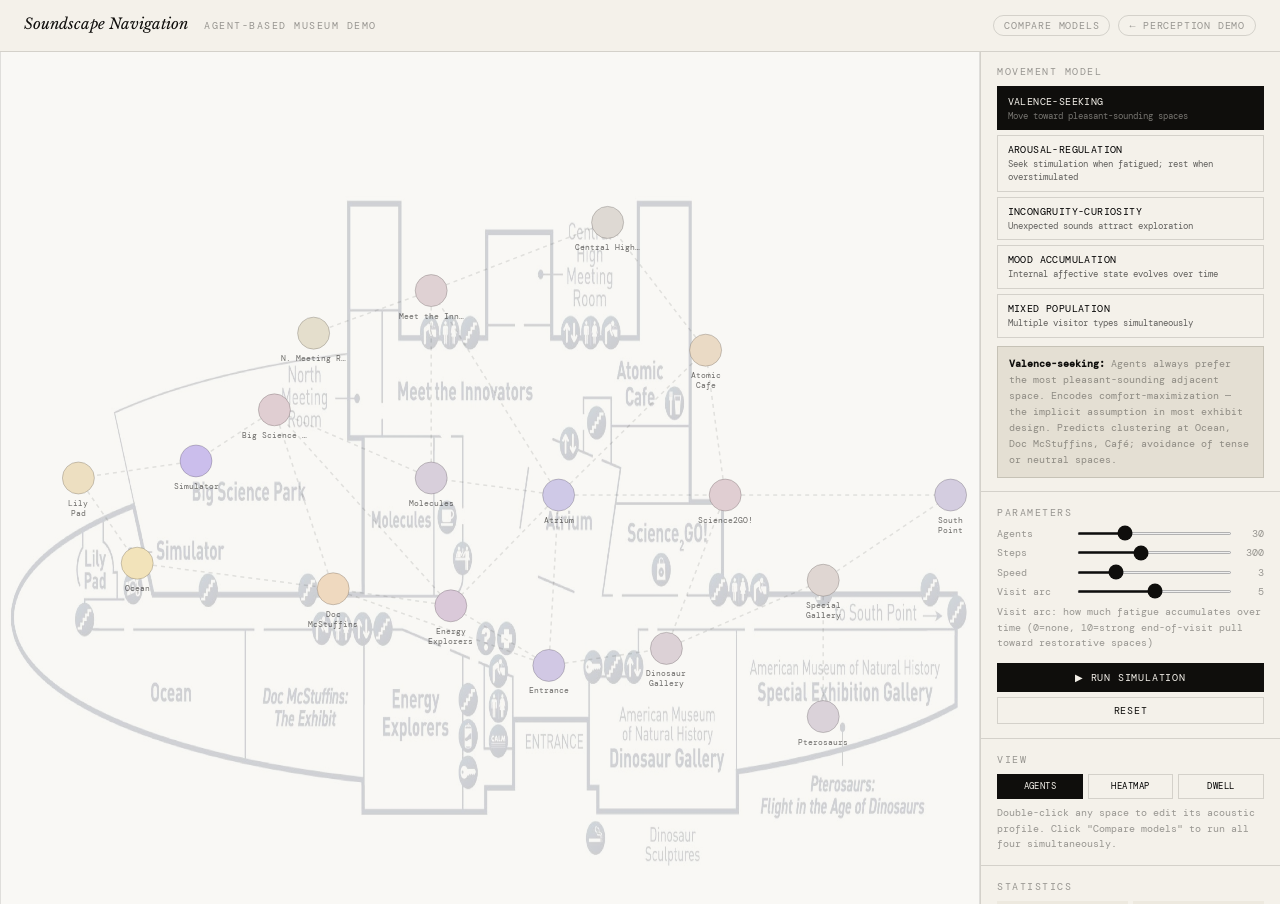
<file: cosi_abm_8.html>
<!DOCTYPE html>
<html lang="en">
<head>
<meta charset="UTF-8">
<meta name="viewport" content="width=device-width, initial-scale=1.0">
<title>Soundscape Navigation — Agent-Based Museum Demo</title>
<link href="https://fonts.googleapis.com/css2?family=DM+Mono:ital,wght@0,300;0,400;0,500;1,300&family=Libre+Baskerville:ital,wght@0,400;0,700;1,400&display=swap" rel="stylesheet">
<style>
*,*::before,*::after{box-sizing:border-box;margin:0;padding:0;}
:root{
  --ink:#0f0e0c;--paper:#f4f1ea;--paper2:#ede9df;--paper3:#e4dfd3;
  --ghost:rgba(15,14,12,0.06);--ghost2:rgba(15,14,12,0.14);--ghost3:rgba(15,14,12,0.4);
  --accent:#c45c2a;--blue:#2a6b8a;--green:#2a6b4a;
  --mono:"DM Mono",monospace;--serif:"Libre Baskerville",Georgia,serif;
}
body{font-family:var(--mono);background:var(--paper);color:var(--ink);min-height:100vh;overflow:hidden;}
header{padding:.9rem 1.5rem;border-bottom:1px solid var(--ghost2);display:flex;align-items:baseline;gap:1rem;flex-wrap:wrap;flex-shrink:0;}
.hdr-title{font-family:var(--serif);font-style:italic;font-size:15px;}
.hdr-sub{font-size:10px;letter-spacing:.15em;text-transform:uppercase;color:var(--ghost3);}
.hdr-right{margin-left:auto;display:flex;gap:.5rem;align-items:center;}
a.pill,button.pill{font-size:10px;letter-spacing:.08em;text-transform:uppercase;padding:3px 10px;border:1px solid var(--ghost2);border-radius:20px;color:var(--ghost3);text-decoration:none;display:inline-block;background:transparent;cursor:pointer;font-family:var(--mono);}
a.pill:hover,button.pill:hover{background:var(--ghost);color:var(--ink);}
.app{display:flex;height:calc(100vh - 48px);overflow:hidden;}
.map-wrap{flex:1;position:relative;overflow:hidden;background:#f8f7f3;}
#floorCanvas{position:absolute;inset:0;width:100%;height:100%;}
/* SIDE PANEL */
.side{width:300px;flex-shrink:0;border-left:1px solid var(--ghost2);display:flex;flex-direction:column;overflow:hidden;background:var(--paper);}
.side-scroll{flex:1;overflow-y:auto;}
.sec{padding:.85rem 1rem;border-bottom:1px solid var(--ghost2);}
.sec-label{font-size:10px;letter-spacing:.15em;text-transform:uppercase;color:var(--ghost3);margin-bottom:.5rem;}
.note{font-size:10px;color:var(--ghost3);line-height:1.55;}
/* model buttons */
.mbtn{display:block;width:100%;padding:.45rem .6rem;border:1px solid var(--ghost2);background:transparent;font-family:var(--mono);font-size:10px;letter-spacing:.04em;text-transform:uppercase;cursor:pointer;text-align:left;line-height:1.4;margin-bottom:.3rem;}
.mbtn:hover{background:var(--ghost);}
.mbtn.on{background:var(--ink);color:var(--paper);border-color:var(--ink);}
.mbtn .msub{display:block;font-size:9px;opacity:.6;margin-top:1px;text-transform:none;letter-spacing:0;}
.mbtn.on .msub{opacity:.45;}
#modelDesc{font-size:10px;line-height:1.6;color:var(--ghost3);margin-top:.5rem;padding:.55rem .7rem;background:var(--paper3);border:1px solid var(--ghost2);}
#modelDesc strong{color:var(--ink);}
/* controls */
.ctrl-row{display:flex;align-items:center;gap:.5rem;margin-bottom:.4rem;}
.ctrl-label{font-size:10px;color:var(--ghost3);width:72px;flex-shrink:0;}
input[type=range]{flex:1;accent-color:var(--ink);height:3px;}
.ctrl-val{font-size:10px;width:24px;text-align:right;color:var(--ghost3);}
.btn{background:var(--ink);color:var(--paper);border:none;padding:.5rem 1.25rem;font-family:var(--mono);font-size:10px;letter-spacing:.08em;text-transform:uppercase;cursor:pointer;width:100%;margin-top:.35rem;}
.btn:hover{opacity:.8;}
.btn-o{background:transparent;color:var(--ink);border:1px solid var(--ghost2);padding:.4rem 1.25rem;font-family:var(--mono);font-size:10px;letter-spacing:.08em;text-transform:uppercase;cursor:pointer;width:100%;margin-top:.3rem;}
.btn-o:hover{background:var(--ghost);}
/* stats */
.stat-grid{display:grid;grid-template-columns:1fr 1fr;gap:.3rem;}
.stat-box{background:var(--paper2);padding:.45rem .6rem;}
.stat-val{font-size:15px;font-weight:500;}
.stat-lbl{font-size:9px;color:var(--ghost3);letter-spacing:.07em;text-transform:uppercase;}
/* node info */
.node-info{font-size:10px;line-height:1.65;min-height:56px;color:var(--ghost3);}
.node-info strong{color:var(--ink);}
/* outcome summary */
#outcomeBox{font-size:10px;line-height:1.65;color:var(--ghost3);padding:.55rem .7rem;background:var(--paper3);border:1px solid var(--ghost2);display:none;margin-top:.5rem;}
#outcomeBox strong{color:var(--ink);}
/* view toggles */
.view-row{display:flex;gap:.3rem;}
.vbtn{flex:1;padding:.35rem .4rem;border:1px solid var(--ghost2);background:transparent;font-family:var(--mono);font-size:9px;letter-spacing:.05em;text-transform:uppercase;cursor:pointer;text-align:center;}
.vbtn:hover{background:var(--ghost);}
.vbtn.on{background:var(--ink);color:var(--paper);border-color:var(--ink);}
/* legend */
.leg-row{display:flex;align-items:center;gap:.4rem;font-size:9px;color:var(--ghost3);margin-bottom:.25rem;}
.leg-dot{width:9px;height:9px;border-radius:50%;flex-shrink:0;}
/* node editor popup */
#nodeEditor{position:absolute;background:var(--paper);border:1px solid var(--ghost2);padding:.75rem 1rem;font-size:11px;box-shadow:0 4px 16px rgba(0,0,0,.12);z-index:100;display:none;min-width:200px;border-radius:3px;}
#nodeEditor .ned-title{font-weight:500;margin-bottom:.5rem;font-size:12px;}
#nodeEditor .ned-row{display:flex;align-items:center;gap:.5rem;margin-bottom:.4rem;}
#nodeEditor .ned-label{width:60px;font-size:10px;color:var(--ghost3);}
#nodeEditor input[type=range]{flex:1;accent-color:var(--ink);}
#nodeEditor .ned-val{width:32px;font-size:10px;text-align:right;}
#nodeEditor .ned-actions{display:flex;gap:.4rem;margin-top:.6rem;}
#nodeEditor button{flex:1;padding:.3rem;border:1px solid var(--ghost2);background:transparent;font-family:var(--mono);font-size:9px;text-transform:uppercase;letter-spacing:.05em;cursor:pointer;}
#nodeEditor button.primary{background:var(--ink);color:var(--paper);border-color:var(--ink);}
.mix-row{display:flex;align-items:center;gap:.4rem;margin-bottom:.3rem;}
.mix-label{font-size:10px;color:var(--ghost3);width:82px;flex-shrink:0;}
.mix-slider{flex:1;accent-color:var(--ink);}
.mix-val{font-size:10px;width:30px;text-align:right;color:var(--ghost3);}
/* compare mode */
#compareGrid{display:none;position:absolute;inset:0;display:none;grid-template-columns:1fr 1fr;grid-template-rows:1fr 1fr;gap:2px;background:var(--ghost2);}
.cmpanel{position:relative;overflow:hidden;background:#f8f7f3;}
.cmpanel canvas{width:100%;height:100%;display:block;}
.cmpanel-label{position:absolute;top:6px;left:8px;font-size:9px;letter-spacing:.1em;text-transform:uppercase;color:var(--ghost3);background:rgba(244,241,234,.8);padding:2px 6px;border-radius:2px;}
</style>
</head>
<body>

<header>
  <span class="hdr-title">Soundscape Navigation</span>
  <span class="hdr-sub">Agent-based museum demo</span>
  <div class="hdr-right">
    <button class="pill" id="compareBtn" onclick="toggleCompare()">Compare models</button>
    <a class="pill" href="soundscape_demo.html">← Perception demo</a>
  </div>
</header>

<div class="app">
  <div class="map-wrap" id="mapWrap">
    <canvas id="floorCanvas"></canvas>
    <div id="compareGrid">
      <div class="cmpanel"><canvas id="c0"></canvas><div class="cmpanel-label">Valence-seeking</div></div>
      <div class="cmpanel"><canvas id="c1"></canvas><div class="cmpanel-label">Arousal-regulation</div></div>
      <div class="cmpanel"><canvas id="c2"></canvas><div class="cmpanel-label">Incongruity-curiosity</div></div>
      <div class="cmpanel"><canvas id="c3"></canvas><div class="cmpanel-label">Mood accumulation</div></div>
    </div>
    <div id="nodeEditor">
      <div class="ned-title" id="nedTitle">Edit space</div>
      <div class="ned-row"><span class="ned-label">Valence</span><input type="range" id="nedV" min="-10" max="10" step="1" value="0" oninput="nedUpdate()"><span class="ned-val" id="nedVVal">0.0</span></div>
      <div class="ned-row"><span class="ned-label">Arousal</span><input type="range" id="nedA" min="-10" max="10" step="1" value="0" oninput="nedUpdate()"><span class="ned-val" id="nedAVal">0.0</span></div>
      <div style="font-size:9px;color:var(--ghost3);margin-top:.2rem;" id="nedPreview"></div>
      <div class="ned-actions">
        <button class="primary" onclick="nedApply()">Apply</button>
        <button onclick="nedReset()">Reset</button>
        <button onclick="nedClose()">✕</button>
      </div>
    </div>
  </div>

  <div class="side">
    <div class="side-scroll">
      <div class="sec">
        <div class="sec-label">Movement model</div>
        <button class="mbtn on" onclick="setModel('valence',this)">Valence-seeking<span class="msub">Move toward pleasant-sounding spaces</span></button>
        <button class="mbtn" onclick="setModel('arousal',this)">Arousal-regulation<span class="msub">Seek stimulation when fatigued; rest when overstimulated</span></button>
        <button class="mbtn" onclick="setModel('incongruity',this)">Incongruity-curiosity<span class="msub">Unexpected sounds attract exploration</span></button>
        <button class="mbtn" onclick="setModel('accumulation',this)">Mood accumulation<span class="msub">Internal affective state evolves over time</span></button>
        <button class="mbtn" onclick="setModel('mixed',this)">Mixed population<span class="msub">Multiple visitor types simultaneously</span></button>
        <div id="modelDesc"></div>
        <div id="mixPanel" style="display:none;margin-top:.6rem;">
          <div style="font-size:10px;color:var(--ghost3);margin-bottom:.5rem;">Adjust proportions (must sum to 100%)</div>
          <div class="mix-row"><span class="mix-label">Valence-seeking</span><input type="range" class="mix-slider" id="mxV" min="0" max="100" value="40" oninput="syncMix('mxV')"><span class="mix-val" id="mxVv">40%</span></div>
          <div class="mix-row"><span class="mix-label">Arousal-reg.</span><input type="range" class="mix-slider" id="mxA" min="0" max="100" value="30" oninput="syncMix('mxA')"><span class="mix-val" id="mxAv">30%</span></div>
          <div class="mix-row"><span class="mix-label">Incongruity</span><input type="range" class="mix-slider" id="mxI" min="0" max="100" value="20" oninput="syncMix('mxI')"><span class="mix-val" id="mxIv">20%</span></div>
          <div class="mix-row"><span class="mix-label">Accumulation</span><input type="range" class="mix-slider" id="mxAc" min="0" max="100" value="10" oninput="syncMix('mxAc')"><span class="mix-val" id="mxAcv">10%</span></div>
          <div class="mix-row" style="margin-top:.3rem;"><span class="mix-label" style="color:var(--ink);">Total</span><span style="font-size:10px;font-weight:500;" id="mxTotal">100%</span></div>
          <div style="margin-top:.5rem;">
            <div class="leg-row"><span class="leg-dot" style="background:#c45c2a;"></span>Valence-seeking</div>
            <div class="leg-row"><span class="leg-dot" style="background:#2a6b8a;"></span>Arousal-reg.</div>
            <div class="leg-row"><span class="leg-dot" style="background:#2a6b4a;"></span>Incongruity</div>
            <div class="leg-row"><span class="leg-dot" style="background:#7a4a9a;"></span>Accumulation</div>
            <div class="note" style="margin-top:.3rem;">Shape = visitor type. Fill color = visitor type. Outline brightness = mood valence.</div>
          </div>
        </div>
      </div>

      <div class="sec">
        <div class="sec-label">Parameters</div>
        <div class="ctrl-row"><span class="ctrl-label">Agents</span><input type="range" id="nAgents" min="10" max="80" value="30" oninput="document.getElementById('nAgentsV').textContent=this.value"><span class="ctrl-val" id="nAgentsV">30</span></div>
        <div class="ctrl-row"><span class="ctrl-label">Steps</span><input type="range" id="nSteps" min="100" max="600" step="50" value="300" oninput="document.getElementById('nStepsV').textContent=this.value"><span class="ctrl-val" id="nStepsV">300</span></div>
        <div class="ctrl-row"><span class="ctrl-label">Speed</span><input type="range" id="simSpeed" min="1" max="10" value="3" oninput="document.getElementById('simSpeedV').textContent=this.value"><span class="ctrl-val" id="simSpeedV">3</span></div>
        <div class="ctrl-row"><span class="ctrl-label">Visit arc</span><input type="range" id="visitArc" min="0" max="10" value="5" oninput="document.getElementById('visitArcV').textContent=this.value"><span class="ctrl-val" id="visitArcV">5</span></div>
        <p class="note" style="margin-bottom:.4rem;">Visit arc: how much fatigue accumulates over time (0=none, 10=strong end-of-visit pull toward restorative spaces)</p>
        <button class="btn" onclick="runSim()">▶ Run simulation</button>
        <button class="btn-o" onclick="resetSim()">Reset</button>
      </div>

      <div class="sec">
        <div class="sec-label">View</div>
        <div class="view-row">
          <button class="vbtn on" id="vbAgents" onclick="setView('agents',this)">Agents</button>
          <button class="vbtn" id="vbHeat" onclick="setView('heat',this)">Heatmap</button>
          <button class="vbtn" id="vbDwell" onclick="setView('dwell',this)">Dwell</button>
        </div>
        <p class="note" style="margin-top:.4rem;">Double-click any space to edit its acoustic profile. Click "Compare models" to run all four simultaneously.</p>
      </div>

      <div class="sec">
        <div class="sec-label">Statistics</div>
        <div class="stat-grid">
          <div class="stat-box"><div class="stat-val" id="sStep">0</div><div class="stat-lbl">Step</div></div>
          <div class="stat-box"><div class="stat-val" id="sAgents">0</div><div class="stat-lbl">Agents</div></div>
          <div class="stat-box"><div class="stat-val" id="sTop">—</div><div class="stat-lbl">Most visited</div></div>
          <div class="stat-box"><div class="stat-val" id="sMood">—</div><div class="stat-lbl">Avg mood</div></div>
        </div>
        <div id="outcomeBox"></div>
      </div>

      <div class="sec">
        <div class="sec-label">Space info <span style="opacity:.4;">hover map</span></div>
        <div class="node-info" id="nodeInfo">Hover a space to see its acoustic profile. Double-click to edit.</div>
        <div style="margin-top:.65rem;">
          <div class="leg-row"><span class="leg-dot" style="background:linear-gradient(135deg,#c45c2a,#f0997b);"></span>Warm tint = positive valence</div>
          <div class="leg-row"><span class="leg-dot" style="background:linear-gradient(135deg,#2a6b8a,#85b7eb);"></span>Cool tint = high arousal</div>
          <div class="leg-row"><span class="leg-dot" style="background:#888;border:2px solid white;"></span>Agent — gray = neutral mood</div>
          <div class="leg-row"><span class="leg-dot" style="background:#c45c2a;border:2px solid white;"></span>Orange = positive valence</div>
          <div class="leg-row"><span class="leg-dot" style="background:#2a6b8a;border:2px solid white;"></span>Blue = negative valence</div>
          <div class="leg-row"><div style="width:24px;height:3px;background:linear-gradient(90deg,transparent,rgba(196,92,42,0.5));flex-shrink:0;"></div>Agent trail</div>
        </div>
      </div>

      <div class="sec">
        <div class="sec-label">About</div>
        <p class="note">Each movement model encodes a different theory of how visitors relate to sound. Running them comparatively makes the theoretical competition explicit — and shows curators what's at stake in acoustic design choices.</p>
        <p class="note" style="margin-top:.4rem;">Sound values are theoretically motivated placeholders. Replace with real circumplex ratings from your experiment once spatial metadata is available.</p>
      </div>
    </div>
  </div>
</div>

<script>
// ═══ FLOOR PLAN IMAGE ════════════════════════════════════════════════════════
const FLOORPLAN_B64 = '/9j/4AAQSkZJRgABAQAAAQABAAD/[base64]/2wBDAAUDBAQEAwUEBAQFBQUGBwwIBwcHBw8LCwkMEQ8SEhEPERETFhwXExQaFRERGCEYGh0dHx8fExciJCIeJBweHx7/2wBDAQUFBQcGBw4ICA4eFBEUHh4eHh4eHh4eHh4eHh4eHh4eHh4eHh4eHh4eHh4eHh4eHh4eHh4eHh4eHh4eHh4eHh7/wAARCAUUCjgDASIAAhEBAxEB/8QAHQABAAEEAwEAAAAAAAAAAAAAAAcBAgYIAwUJBP/EAG0QAAEDAwEEBAQQCAkIBggADwABAgMEBREGBxIhMQgTQVEiYXGBFBYYMjdVdZGTlKGxsrPR0hUXIzZCVnSSNFJUYnJzlcHTMzU4U1eCouEkJUO0wvAnY2Vng6PE4yZEZITDKEXxCUZHdmaW4v/EABoBAQADAQEBAAAAAAAAAAAAAAABAgMEBQb/xAA2EQEAAgIBAwMDBAEDAwQDAQEAAQIDERIEITETQVEUIjIzUmFxNAUjQhVigUNEofAkkeFTsf/aAAwDAQACEQMRAD8Anvoz8dn9T7pS/[base64]/[base64]/[base64]/VygdJ38wKP3Uj+rlAF/[base64]/MCj91I/q5QOk7+YFH7qR/VygC/oy+x9U+6Uv0IyUSLujL7H1T7pS/[base64]/mBR+6kf1coHSd/MCj91I/[base64]/dSP6uUDpO/[base64]/[base64]/[base64]/VygdJ38wKP3Uj+rlAF/[base64]/MCj91I/q5QOk7+YFH7qR/VygC/oy+x9U+6Uv0IyUSLujL7H1T7pS/[base64]/mBR+6kf1coHSd/MCj91I/[base64]/dSP6uUDpO/[base64]/[base64]/i/KMu/ip74QuBbl38VPfGXfxU98bFwLcu/ip74y7+KnvjYuBbl38VPfGXfxU98bFwLcu/ip74y7+KnvjYuBbl38VPfGXfxU98bFwLcu/[base64]/ip742hcC3Lv4qe+Mu/ip742LgW5d/FT3xl38VPfGxcC3Lv4qe+Mu/ip742LgW5d/FT3xl38VPfGxcC3Lv4qe+Mu/ip742LgW5d/FT3xl38VPfI2LgWq7HNO3hxLsjYAAkAAAAAAAAAAAAAAAAAAAAAAAAAAAAAAAAAAAAAAAAAAAAAAAAAAAAAAAAAAAAAAAAAAAAAAAAAAAAAAAAAAAAAAAAAAAAAAAAAAAAAAAAAAAAAAAAAAAAAAAAAABFfSd/MCj91I/q5QOk7+YFH7qR/VygC/oy+x9U+6Uv0IyUSLujL7H1T7pS/QjJRAAAAAAAAAAAAAAAAAAAAAAAAAAAAAAAAAAAAAAAAAAAAAAAAAAAAAAAAAAAAAAAAAAAAAAAAAAAAAAAAAAAAAAAAAAAAAAAAAAAAAAAAAAAAAAAAAAAAAAAAAAAAAAAAAAAAAAAAAAAAAAAAAAAAF5AAU7DEdrWoazSezy76hoI4lnoYUcxsiZRVV7W/3mXdpHPST9hHU39Qz61hakbtEK3nVWty9KvX7eCW2zImM/5NftLV6V2v8Iv4Os3H/wBW77SFtK2hL3qegtD51pkrKhrEka3eXHkNoGdESge3L9b1SLleCW9Fxx/pnq3r01I+7y5aze0sIXpXa+9rrN8G77Snqrdfe19n+Dd9pnXqQrb+vFX/AGc3/EHqQrd+vFX/AGc3/EMufSrzS7BfVW6+9r7P8G77R6q3X3tfZ/g3faZ16kK3frxV/wBnN/xB6kK3frxV/wBnN/xBz6VHC7BfVW6+9r7P8G77R6q3X3tfZ/g3faZ16kK3frxV/wBnN/xB6kK3frxV/wBnN/xBz6U4XYL6q3X3tfZ/g3faPVW6+9r7P8G77TOvUhW79eKv+zm/4g9SFbv14q/7Ob/iDn0pwuwX1Vuvva+z/Bu+0eqt197X2f4N32mdepCt368Vf9nN/wAQepCt368Vf9nN/wAQc+lOF2C+qt197X2f4N32j1Vuvva+z/Bu+0zr1IVu/Xir/s5v+IPUhW79eKv+zm/4g59KcLsF9Vbr72vs/wAG77R6q3X3tfZ/g3faZ16kK3frxV/2c3/EHqQrd+vFX/Zzf8Qc+lOF2Ds6Vm0BzkRlstD3dzYnKvzn02jpS67q7vRUktttKR1E7I3ObE7k52Fxx58zvdVdFW32XTF0vDdZVUy0NHLUpGtAjd/cYrsZ3/Ea2aYcvpgtiQqsX/S4l3Mq1ETfROzvyXrXBeszWEbtWdS9O6J7qiip5pODntR3vn1pyQ+O0/5po1/9Qz6KH1s9ankPK06o3pUABIAAAAAAAAAAAAAAAAAAAAAAAAAAAAAAAAAAAAAAAAAAAAAAAAAAAAAAAAAAAAAAAAAAAAAAAAAAAAAAAAAAAAAAAAAAAAAAAApQqvIoRM6EHdJjaxqLZtLaWWanopUq/Xde1Xdqp2L4iGE6Vm0BETNtsyr4o3faZP09f4TpzyL86kT7AdllPtRvVfbpbrLa/QkCTo9kKP3sPYn8ZP4x62HHhjFF7w5rWtNtQzF3St181eNus3wbvvFF6V2vva6zfBu+0zdnREtzm7y64q+Pfbm/4hd6kK3frxV/2c3/ABCk36XaON2C+qt197X2f4N32j1Vuvva+z/Bu+0zr1IVu/Xir/s5v+IPUhW79eKv+zm/4g59KcLsF9Vbr72vs/wbvtHqrdfe19n+Dd9pnXqQrd+vFX/Zzf8AEHqQrd+vFX/Zzf8AEHPpThdgvqrdfe19n+Dd9o9Vbr72vs/wbvtM69SFbv14q/7Ob/iD1IVu/Xir/s5v+IOfSnC7BfVW6+9r7P8ABu+0eqt197X2f4N32mdepCt368Vf9nN/xB6kK3frxV/2c3/EHPpThdgvqrdfe19n+Dd9o9Vbr72vs/wbvtM69SFbv14q/wCzm/4g9SFbv14q/wCzm/4g59KcLsF9Vbr72vs/wbvtHqrdfe19n+Dd9pnXqQrd+vFX/Zzf8QepCt368Vf9nN/xBz6U4XYL6q3X3tfZ/g3faVTpXa93kzbrPjKZ/Ju+0zn1IVu/Xir/ALOb/iGJbXejhRaG0DcNSxapnr30qNxC+jSNHbzkTO9vryz3E1t0szqCYvHd3uyrpF6x1PtGsmna+32ttNV1CQyuYx28me7j3G2B509HJ2NtWlEVMq6tRV8Xgqeiyd5z9djrW0cWuK/KFQAcjUAAAAAAAAAAAAAAAAAAAAAAAAAAAAAAAAAAAAAAAAAAAAAAAAAAAAAAAAAAAAAAAAAAAAAAAAAAAAAAAAAAAAAAAAAAAAAAAAAAAAAAAAAAAAAAAAAAAAAAAAAAEV9J38wKP3Uj+rlA6Tv5gUfupH9XKAL+jL7H1T7pS/QjJRIu6MvsfVPulL9CMlEAAAAAAAAAAAAAAAAAAAAAAAAAAAAAAAAAAAAAAAAAAAAAAAAAAAAAAAAAAAAAAAAAAAAAAAAAAAAAAAAAAAAAAAAAAAAAAAAAAAAAAAAAAAAAAAAAAAAAAAAAAAAAAAAAAAAAAAAAAAAAAAAAAAAUBQKLzI56SfsI6m/qGfWsJGXmRz0k/YR1N/UM+tYWx/nVW/4tFtlvslWH9sT+49L2cvOeaGy32SrD+2J/cel7OXnOzr/MMcHuqADhdAAAAAAAAAAAAAAAADHtpvsb6m9yKr6lx5t6e/OS1ftUP0z0k2m+xvqb3IqvqXHm3p785LV+1Q/TPQ6L8bObP5h6c2n/ADVR/wBSz6KH1t9ankPktP8Amqj/AKln0UPrb61PIefPmXRHhUABIAAAAAAAAAAAAAAAAAAAAAAAAAAAAAAAAAAAAAAAAAAAAAAAAAAAAAAAAAAAAAAAAAAAAAAAAAAAAAAAAAAAAAAAAAAAAAAAAACJGpvT1/hOnPP87jrugh+eV69z1+sjOx6ev8J055/ncdd0EPzyvXuev1kZ6cf4zln9RuCnrULkLU9ahch5kOoABIAAAAAAAAAAAAABFfSw9gq/eSP6aEqEV9LD2Cr95I/poaYf1K/2rbxLTzo5+zdpj9tT5lPRbsPOno5+zdpj9tT5lPRbsOnr/wA4Y9P+MqoAgOJ0AAAAAAAAAAAAAAAAAAAAAAAAAAAAAAAAAAAAAAAAAAAAAAAAAAAAAAAAAAAAAAAAAAAAAAAAAAAAAAAAAAAAAAAAAAAAAAAAAAAAAAAAAAAAAAAAAAAAAAAAAAAivpO/mBR+6kf1coHSd/MCj91I/[base64]/Fotst9kqw/tif3Hpezl5zzQ2W+yVYf2xP7j0vZy852df5hjg91QAcLoAAAAAAAAAAAAAAAAY9tN9jfU3uRVfUuPNvT35yWr9qh+mekm032N9Te5FV9S4829PfnJav2qH6Z6HRfjZzZ/MPTm0/5qo/6ln0UPrb61PIfJaf8ANVH/AFLPoofW31qeQ8+fMuiPCoACQAAAAAAAAAAAAAAAAAAAAAAAAAAAAAKcSp89wrKe30M9bWzMgp6djpJZHrhrGomVVV8g2iXPxCmEs2s7OHZVutrCqIuP4az7S78a2zn9drD8dZ9pf0r/AAjlHhmmRkwv8a2zj9drD8dZ9o/Gts4/Xaw/HWfaPTt8J5QzTIyYX+NbZx+u1h+Os+0fjW2cfrtYfjrPtHp2+DlDNMjJhf41tnH67WH46z7R+NbZx+u1h+Os+0enb4OUM0yMmF/jW2cfrtYfjrPtH41tnH67WH46z7R6dvg5QzTIyYX+NbZx+u1h+Os+0fjW2cfrtYfjrPtHp2+DlDNMjJhf41tnH67WH46z7R+NbZx+u1h+Os+0enb4OUM0yMmF/jW2cfrtYfjrPtH41tnH67WH46z7R6dvg5QzTIyYX+NbZx+u1h+Os+0fjW2cfrtYfjrPtHp2+DlDNMjJhf41tnH67WH46z7R+NbZx+u1h+Os+0enb4OUM1QGFJtW2cfrtYfjrPtC7V9nGF//AA1sPJf/AMdZ9pHp3+DlDNQY3p7XWktQXP8ABtl1Fa7hVbiydVT1LXu3Uxxwi+MyQiYmPJE7AAQkOKplSGJXuc1qJ2uXCHKYNt6vFXYNk1/u9DL1VRTwN3H929I1q/I5REcuyJnTE9abe7PaL7UWTT1muOqa2kXdqktsavbE7ljKIqcMLn3jtNAbaLDqm/M0/VUdbYry9ytbR18Ssc5UTO7lURN7xcz4ui1p222nY7ZayClZHW3Br6mplRPDlcr1RFVf6KNTzHZbYNmcGtn226UU0Nuu9tqI54K1I/yjdxVVG5RM7ueODefSi3FTvKSGSbzcqioucIinIY/qzUds0hpWqvt/q2w01HGjnuRMq53JGtROKq5VwiEQydIevipW3uXZxqVmnFkRn4QdTKiKi/ppx9b4+/gZRSZ8LzOk/A6XSeprVqnTdNf7JUtqqKoaqtciKioqKqORUXiioqKmCJqbpC090fWW7T2j77d7xTzPiWmpqVzmtRFwj3O5I3JEUlHJOLlVFTCc1Orvt/tNkSJbtdaG3pPIkUC1MzWJI9f0UyvFfEYFsx2v0urdRyaXutkuOnr7Ex0iUldCsfWNTnu559/[base64]/k8Z8aZT5DCtn+0Ok1fqnUdip6CemksNUtNNI97VbKuVTKInFOR9+zfW1m1/pZl8sU6rEr1imY5MOhlREVWOTvRFRfOhF/Rwz+NrakmVXF2Xmv896kxXW9q2t3hPQAM1wAAAAAABEjU3p6/wAJ055/ncdd0EPzyvXuev1kZ2PT1/hOnPP87jrugh+eV69z1+sjPTj/ABnLP6jcFPWoXIWp61C5DzIdQACQAAAAAAAAAAAAACK+lh7BV+8kf00JUIr6WHsFX7yR/TQ0w/qV/tW3iWnnRz9m7TH7anzKei3YedPRz9m7TH7anzKei3YdPX/nDHp/xlVAEBxOgAAAAAAAAAAAAAAAAAAAAAAAAAAAAAAAAAAAAAAAAAAAAAAAAAAAAAAAAAAAAAAAAAAAAAAAAAAAAAAAAAAAAAAAAAAAAAAAAAAAAAAAAAAAAAAAAAAAAAAAAAAEV9J38wKP3Uj+rlA6Tv5gUfupH9XKAL+jL7H1T7pS/QjJRIu6MvsfVPulL9CMlEAAAAAAAAAAAAAAAAAAAAAAAAAAAAAAAAAAAAAAAAAAAAAAAAAAAAAAAAAAAAAAAAAAAAAAAAAAAAAAAAAAAAAAAAAAAAAAAAAAAAAAAAAAAAAAAAAAAAAAAAAAAAAAAAAAAAAAAAAAAAAAAAAAAAUBQKLzI56SfsI6m/qGfWsJGXmRz0k/YR1N/UM+tYWx/nVW/wCLRbZb7JVh/bE/uPS9nLznmhst9kqw/tif3Hpezl5zs6/zDHB7qgA4XQAAAAAAAAAAAAAAAAx7ab7G+pvciq+pcebenvzktX7VD9M9JNpvsb6m9yKr6lx5t6e/OS1ftUP0z0Oi/Gzmz+YenNp/zVR/1LPoofW31qeQ+S0/5qo/6ln0UPrb61PIefPmXRHhUABIAAAAAAAAAAAAAAAAAAAAAAAAAAAAAGI7Y1e3ZPq5zXbrkstYqKn9S7BlxiW2T2JtX+4lZ9S4tXzCtvDzZYyaaVscMMssj8IxrfCc93ciImcndpovWaomNI3/AIoi/wCb5u3x7pbs/R3p9034aIi3Kn835Vif3nphQIqUkLVy7EbVzjhyPW6nN6MVmIc1Kc3ml6S9Z/qjf/7Pm+6PSXrP9Ub/AP2fN909NMfzVGP5qnL/ANQ/7WnoPMv0laz/AFRv/wDZ833R6S9Z/qjf/wCz5vunppj+avvDH81R/wBQ/wC09B5l+krWf6o3/wDs+b7o9Jes/wBUb/8A2fN909NMfzVGP5q+8P8AqH/aeg8y/SXrP9Ub/wD2fN90ekvWf6o3/wDs+b7p6aY/mqMfzVH/AFD/ALT0HmX6S9Z/qjf/AOz5vuj0l6z/AFRv/wDZ833T00x/NX3hj+ao/wCof9p6DzL9Jes/1Rv/APZ833R6S9Z/qjf/AOz5vunppj+aox/NUf8AUP8AtPQeZfpK1n+qN/8A7Pm+6PSXrP8AVG//ANnzfdPTTH81Rj+ao/6h/wBp6DzL9Jes/wBUb/8A2fN90ekrWf6o3/8As+b7p6aY/mqMfzV94f8AUP8AtPQeZfpL1n+qN/8A7Pm+6PSXrP8AVG//ANnzfdPTTH81Rj+ao/6h/wBp6DzL9JWs/wBUdQf2dN9w+O6afv8AaY46i7WO6W+Bz9xH1NLJE1y4Vd1Fc1EzhF4eI9P1TjyU176dyf8AoxsvBf8APTPqJi+Lq5veImFLY9RMoj6ELnu2zzeG5M2ybweaK3fj+U3kNGuhD7NMnuTP9OM3lMetneTs0wfiAA5GwRt0nKaSr2Gamp4ky98EePNMxf7iST4L/QU11tM9urIVmp6hm5I1OeC1fKLRuGCdHWeCt2LaYmjdljaPc58ctke1flQyzVWqLHpW3fhK/wByjoKJXoxJJGrjeXknDK/IQlaNL7WNkVVNa9HU1HqrTU8qy08E+82amRf0cpw8aryVcrhD6aXQW0TaZqigvG0xLfbLJQVKTQ2elV6rIrU8HfVyd6rleOe5M8LzjiZ5bUjcOTphVFQ/SOlaamplqmT6gpn9TvbnXYa9UYrl5I5cdnDn2HaLqParPYnW1NkdH6EfTJExfw9HhWq3HLcyZbtj0HFrvQz7MypWkrYJmVdDU/6qZnJfIqKqecwGG/bebVbIbA3RtprqiJEjZc2yydVuomEVW4znt5mlbRomJl33Rx0zqTS2hbtbdTW9lDK+6TVNLA2dsiRQvYzDd5O5Ud2IdF0SaGFtl1ZWsizNUagn3lcvLdVEREXu4ZJO2fUmqqTSsVPq+tpK67vdI+V9OxWMY1yrus4+uVE7cJ3ccZXFejlpy8aX0/fKa9Uq08lVe6ieFqpzjc7gpSbeZIjUOg2pUkUHSV2aVkbESeaOsSZ6cFduxoiZ8XFTj6XmVtOjd5FVPTHT8M4RUw4yLaNpq8XLbZs/[base64]/VWkLfqOLU1E2GeruPXNVmd2RFRcubnx/OdTVae2lbO9p+pL3pCxUV/tWoJWVDmO3myQO47ycOHNV82C15iZscdy2DR2VwiKVOPcVXI53PGMJy5nIc7QAAAAAAARI1N6ev8J055/ncdd0EPzyvXuev1kZ2PT1/hOnPP87jrugh+eV69z1+sjPTj/Gcs/qNwU9ahchanrULkPMh1AAJAAAAAAAAAAAAAAIr6WHsFX7yR/TQlQivpYewVfvJH9NDTD+pX+1beJaedHP2btMftqfMp6Ldh509HP2btMftqfMp6Ldh09f+cMen/GVUAQHE6AAAAAAAAAAAAAAAAAAAAAAAAAAAAAAAAAAAAAAAAAAAAAAAAAAAAAAAAAAAAAAAAAAAAAAAAAAAAAAAAAAAAAAAAAAAAAAAAAAAAAAAAAAAAAAAAAAAAAAAAAAARX0nfzAo/dSP6uUDpO/[base64]/i0W2W+yVYf2xP7j0vZy855obLfZKsP7Yn9x6Xs5ec7Ov8AMMcHuqADhdAAAAAAAAAAAAAAAADHtpvsb6m9yKr6lx5t6e/OS1ftUP0z0k2m+xvqb3IqvqXHm3p785LV+1Q/TPQ6L8bObP5h6c2n/NVH/Us+ih9bfWp5D5LT/mqj/qWfRQ+tvrU8h58+ZdEeFQAEgAAAAAAAAAAAAAAAAAAAAAAAAAAAAAYltk9ibV/uJWfUuMtMS2yexNq/3ErPqXE18ot4eeOgfz5077p031zD00ov4JD/AFbfmPMzQX586d906b65h6aUP8Eh/q2/Md/X9uLDC5eA4FQee37qcBwKgHdTgOBUA7qcBwKgHdTgOBUA7qcBwKgHdTgOBUA7qcBwKgHdTgOBUA7qcDXnp3r/AOjCy+7TfqJjYZeZrz08PYvsvu036iY26f8AVhXJ+Eoh6EHs0ye5M304zeU0a6EHs0ye5M304zeU2639Rn0/4AAONuBQAHnKLy5lQvIjQ6bU1/s+m7YlyvVZBRUyPSPrJnI1OPjU7SmmiqKeKoge18UrEexyLlFaqZRSF+md7DFR+2wfSJW0f+aVn/YIPq2l5rqsSry76cGptU2HT9XRUl4uNNSTXCTqqVkr0RZHcOWV/nIcmp9Q2bTNtW4XqugoaRHInWSuRrcr5fKQh0u/zw2Ze6NR88BLe1CLRsmkZn66jpHWZis6x1U3MaOVyI3h35wW4fbH8q77smoJYZ6Zk1MrXQyNR7HNXKORe1Dn7D4qVaKktkLoXxRUkcSbrlXDWtROHkTBhNTtj2bQXVbbNrGh9EoqNViKu6i5/jImPlKcZmey8TEJD7DoqTU2n63UVVYIK+mlutGxHzUyPRZGIqZ4pzOLTOrdPaklrGWK5U1e6kkRtT1L95GKucLnzKQVp2/2TTvSg19dr1cKSgpI4YWtfUP3UykTM4QvTFNptHwibRDZfIMH0jtR0Jqy6rbrDqOlrqjG8yJMtV39HKJvGbQ7254WcqvLuMtTGkxMSu7B2lQNd0gAJAAAAAAABEjU3p6/wnTnn+dx13QQ/PK9e56/WRnY9PX+E6c8/wA7jrugh+eV69z1+sjPTj/Gcs/qNwU9ahchanrULkPMh1AAJAAAAAAAAAAAAAAIr6WHsFX7yR/TQlQivpYewVfvJH9NDTD+pX+1beJaedHP2btMftqfMp6Ldh509HP2btMftqfMp6Ldh09f+cMen/GVUAQHE6AAAAAAAAAAAAAAAAAAAAAAAAAAAAAAAAAAAAAAAAAAAAAAAAAAAAAAAAAAAAAAAAAAAAAAAAAAAAAAAAAAAAAAAAAAAAAAAAAAAAAAAAAAAAAAAAAAAAAAAAAAARX0nfzAo/dSP6uUDpO/[base64]/i0W2W+yVYf2xP7j0vZy855obLfZKsP7Yn9x6Xs5ec7Ov8wxwe6oAOF0AAAAAAAAAAAAAAAAMe2m+xvqb3IqvqXHm3p785LV+1Q/TPSTab7G+pvciq+pcebenvzktX7VD9M9Dovxs5s/mHpzaf81Uf9Sz6KH1t9ankPktP+aqP+pZ9FD62+tTyHnz5l0R4VAASAAAAAAAAAAAAAAAAAAAAAAAAAAAAABiW2T2JtX+4lZ9S4y0xLbJ7E2r/AHErPqXE1/KEW8PPLQX586d906b65h6aUP8ABIf6tvzHmXoL8+dO+6dN9cw9NKH+CQ/1bfmO/[base64]/0DXdq8U6+mTj/XNMd6WkE02rtnPVU80yMr51e5rcoxFWHn7ymS9LqCon2E3iOmifPM6anVrGplV/LNXkX5xPGVfdxdIy51Fr6ONfNSvWOeop6WFHouPXyMRePjRVPu2cbKdHUGzyktktit8756bM08lO1ZHvVEXeyvPH9x9e1/SNVrDYdWafpJGLVupYZIVVvBXxua9E59u7jzkdaL261lp0nBYbtorUc+oqVEpmNhpkWCVU4I5XqqK1F8i8hWN11X5RbXlydEi1pZNU7QrVC/rG0txZG1VX9Delwp1Vk0xZdUdMLVTbvTQVkVBFFOkE7EcxXLG1E4L2oqZOz6IM9fPqbaBPdYEp6+evZJLCi5SNVdIu7ntRM48x2OzunenSs1xOtNIyN8EKMlVvB69W3PHy5L8pi1v6RFYl1/Sl0xadOppnWNjoKahuNJdoY1WnjRjpGqvJVQ2KpM+hmOcibzmoq+XBCHTFimn0PZeqgmlVLxCqtiTKonFMr75N1EuaWNc58FPmMLzusNKxDmABkuAAAAAAAAAAiRqb09f4Tpzz/O467oIfnlevc9frIzsenr/CdOef53HXdBD88r17nr9ZGenH+M5Z/Ubgp61C5C1PWoXIeZDqAASAAAAAAAAAAAAAARX0sPYKv3kj+mhKhFfSw9gq/eSP6aGmH9Sv8AatvEtPOjn7N2mP21PmU9Fuw86ejn7N2mP21PmU9Fuw6ev/OGPT/jKqAIDidAAAAAAAAAAAAAAAAAAAAAAAAAAAAAAAAAAAAAAAAAAAAAAAAAAAAAAAAAAAAAAAAAAAAAAAAAAAAAAAAAAAAAAAAAAAAAAAAAAAAAAAAAAAAAAAAAAAAAAAAAAAIr6Tv5gUfupH9XKB0nfzAo/dSP6uUAX9GX2Pqn3Sl+hGSiRd0ZfY+qfdKX6EZKIAAAAAAAAAAAAAAAAAAAAAAAAAAAAAAAAAAAAAAAAAAAAAAAAAAAAAAAAAAAAAAAAAAAAAAAAAAAAAAAAAAAAAAAAAAAAAAAAAAAAAAAAAAAAAAAAAAAAAAAAAAAAAAAAAAAAAAAAAAAAAAAAAAAAoCgUXmRz0k/YR1N/UM+tYSMvMjnpJ+wjqb+oZ9awtj/ADqrf8Wi2y32SrD+2J/cel7OXnPNDZb7JVh/bE/uPS9nLznZ1/mGOD3VABwugAAAAAAAAAAAAAAABj2032N9Te5FV9S4829PfnJav2qH6Z6SbTfY31N7kVX1Ljzb09+clq/aofpnodF+NnNn8w9ObT/mqj/qWfRQ+tvrU8h8lp/zVR/1LPoofW31qeQ8+fMuiPCoACQAAAAAAAAAAAAAAAAAAAAAAAAAAAAAMS2yexNq/wBxKz6lxlpiW2T2JtX+4lZ9S4mv5Qi3h55aC/PnTvunTfXMPTSh/gkP9W35jzL0F+fOnfdOm+uYemlD/BIf6tvzHf8A6h5qwwOYAHnugAAAAAAAAAAAAAAAAXgmSzrE7ULlwqKhjWvdYWrROl6m/wB+qEZTxORrWtaqq5yrhERERVX/AJExEzOoRMxHlkaPyiqiF6KiplDWKg6WVlku7Yq3TlXT27/XJJvPbxxlcc08WDYzT95t17stJdrdUMlpKuNJInpyci/39nlyWyYrU8wiLRPiXYLzNeenh7F9l92m/UTGwm+3Kpz8iZNeuncu9swsyJ7dN58P+wmLdN3yVRk/CURdCD2aZPcmb6cZvKaNdCJUbtofvKiKtpmwirx9fH2czePfb4/[base64]/pE6cdQu//AAduMeocKxtF1GeKdiyK3x8sd5sA57OxeS8cdhFvSK1jc9CaYtV2ssNO6pq7vDRSOmjR+Y3MkcvFfGxDXFvelLxGnydGnTN1ttmvGpb/AE3oW46guD6tYFT/ACUf6DfNly+clKGko21r6uGlpknk8GSZjE31VOxVOO1Svq7FTOmeqyT07Xq9qYTLm54dxjmzLRb9HNujPw5XXNK+skqUSpkV/VK7C7vHkRadzK0R2ZZWUdNXRtZVU1PUMyjkSWNHInjTPafSxqMTCcu7uONJmbqby7qquOKY48i7rGp25z3JkpqYI0vBYkrFTKOyneV6xmM7yYI8rbXAtSRiqiZ4ryQuyAAAAAAAARI1N6ev8J055/ncdd0EPzyvXuev1kZ2PT1/hOnPP87jrugh+eV69z1+sjPTj/Gcs/qNwU9ahchanrULkPMh1AAJAAAAAAAAAAAAAAIr6WHsFX7yR/TQlQivpYewVfvJH9NDTD+pX+1beJaedHP2btMftqfMp6Ldh509HP2btMftqfMp6Ldh09f+cMen/GVUAQHE6AAAAAAAAAAAAAAAAAAAAAAAAAAAAAAAAAAAAAAAAAAAAAAAAAAAAAAAAAAAAAAAAAAAAAAAAAAAAAAAAAAAAAAAAAAAAAAAAAAAAAAAAAAAAAAAAAAAAAAAAAAARX0nfzAo/dSP6uUDpO/[base64]/i0W2W+yVYf2xP7j0vZy855obLfZKsP7Yn9x6Xs5ec7Ov8AMMcHuqADhdAAAAAAAAAAAAAAAADHtpvsb6m9yKr6lx5t6e/OS1ftUP0z0k2m+xvqb3IqvqXHm3p785LV+1Q/TPQ6L8bObP5h6c2n/NVH/Us+ih9bfWp5D5LT/mqj/qWfRQ+tvrU8h58+ZdEeFQAEgAAAAAAAAAAAAAAAAAAAAAAAAAAAAAYltk9ibV/uJWfUuMtMS2yexNq/3ErPqXE1/KEW8PPLQX586d906b65h6aUP8Eh/q2/MeZegvz5077p031zD00of4JD/Vt+Y7/[base64]/wDdhfJ+EtfujJQ6rr9pDqfSN0o7dc3W+aR81S1XNRm/GmOCKbP+lXb3+vmnvi8n3SAuhB7NEnuTN9OM3k85t1l5rk0rgjdUMelXb3+vmnvi8n3Tt9FWLa5b9T0tTqjVdouNpZv9fT08UiPeqscjcKrccHK1efJCUPODkm829m8RpY5VVi5THM1t2gadotV9J+psNxajqep0thUX+Mk2Wr76fObJv9YvnIJei+rKYqN3v/wY4+JOu5/MaYJmJmYZ5I32V6OusHWfRd70nqab0NV6Lmkjnc7tp0y5rk7cYynkRCF9XWOa+bHtU7VbxHuV+oLk1KVrlysdN1zERPL4Kp40JG2+bH9TX7aD+G9IOZFDe6dlPd1fLu7qom7vYxxTdx50U73pO2ii0/0b1sdGqtpaJtJTR5bxw2RiI5fGb1tWJia+bImOUaZ9rLUjdJ7HKvUjf8rR2xroc8E6xyI1nHu3nIQjonZdZtd6fXV+udbPW+3BVlgc2vTFOzkjeLuPFPFglna1ZKvUPR5uNqoU36p9tiljj/jrG5km7590jvYtpjZBqPQdNPc6ahpbpTIsNdFPUbj45EcvfzTxoZ11wtb+VmRdHK/3Glveo9m94vEd1mscka0FV1u/1sT2q5Ez27qbvLOM4MVvsa7YNrGoLLetS/gvS9hlWl9DNqerdO9i7ruaomc549nmJL2R27ZXHerxNoKOB1XRvbT1skTXc8Kud5eCpxVMp3KRFp3TOjqLbprCwbQ6aFJrjXSV1vqaiTdjkbM5ZEbnkmN7GV7i0cZvaf4H1JQRbGdpGmanS+pXXLTt3rm26roXVKSLCr+DXYRVyqd/i8Z2HTS05Sz2Gy6jfU1aTS3KnoFbx6tWObK7e3exU3cZx2mTS6W2G2fVNpomso5LpVVSLRNhk61WvauUXhlETOOZw9NGJ67L7PKjHOipL/TTTKietZ1crc++5opP+5XSLeGa7ItEWrRuleqt1RVVLa6GOaTr3q7dVWdndzMb6L0881FrdtQ9ZEZq2sZH4Su3Go2NUQkDRN2tt10pQTW6tiq2JRRtf1UiORi7icFTmikd9FT+A6+//vCt+jGY+1p/lNZ1MI2tGlLhr3b9rqzVOo7hQ2uCokdUw073b0qdYmG54Iicl8x2t/0pVbENe6Yuul7pWvtN4rmW6so6iVXoivciIqJ288+Y7vYb/pJbSv62T61p2vSo/wAps/X/APyuk+kXiYm0RKKx5ly9KrVt405oy3W+xTyU1xvNZ6GZNE/dfG3d4qnb2pnymJ3LYDJYtJzXyw6puVPqejplnmlY5cTyNbvK13Hii4xk7Tpm0tRHYtL6hhp5J47XdFWXcTO4jmou8vi8BffMs1Ttd0Qmz6pvtNeIKqR9I58NK1cSq9WqqMVvfnCKK1ma11/JPh1fRCqKmfZFRy1VVJPI6eVFe9yu/wC1emOPEmlOZCnQ3T/0OUbmrwWabgvf1r8k1oY5Y1Zen4qgAosAAAACJGpvT1/hOnPP87jrugh+eV69z1+sjOx6ev8ACdOef53HXdBD88r17nr9ZGenH+M5Z/Ubgp61C5C1PWoXIeZDqAASAAAAAAAAAAAAAARX0sPYKv3kj+mhKhFfSw9gq/eSP6aGmH9Sv9q28S086Ofs3aY/bU+ZT0W7Dzp6Ofs3aY/bU+ZT0W7Dp6/84Y9P+MqoAgOJ0AAAAAAAAAAAAAAAAAAAAAAAAAAAAAAAAAAAAAAAAAAAAAAAAAAAAAAAAAAAAAAAAAAAAAAAAAAAAAAAAAAAAAAAAAAAAAAAAAAAAAAAAAAAAAAAAAAAAAAAAAAAivpO/mBR+6kf1coHSd/MCj91I/[base64]/Fotst9kqw/tif3Hpezl5zzQ2W+yVYf2xP7j0vZy852df5hjg91QAcLoAAAAAAAAAAAAAAAAY9tN9jfU3uRVfUuPNvT35yWr9qh+mekm032N9Te5FV9S4829PfnJav2qH6Z6HRfjZzZ/MPTm0/5qo/6ln0UPrb61PIfJaf81Uf9Sz6KH1t9ankPPnzLojwqAAkAAAAAAAAAAAAAAAAAAAAAAAAAAAAADEtsnsTav9xKz6lxlpiW2T2JtX+4lZ9S4mv5Qi3h55aC/PnTvunTfXMPTSh/gkP9W35jzL0F+fOnfdOm+uYemlD/AASH+rb8x3/6h5qwwOYAHnugAAAAAAAAAAAAAAAAwhRERM4REyVADCDCdwAFF5mvPTw9i+y+7TfqJjYZeZrz08PYvsvu036iY2wfqwpk/CUQ9CD2aJPcmb6cZvKaNdCD2aZPcmb6cZvKa9b+opg/EAByNnG/d3t128iLjj2GPLo2yenhNaJSO/DSUnoPreudu9Vvb2McuZkmEyqlFjb/ADuefXKTE6RMbcTkYvDcc5OS8M5Ok1xpSy60sEtivtM6ot8z2ve1sitXea5FTl40O/[base64]/[base64]/4XJ5yWewsbFGxqIxiNROWOwvQpe3KdrUjUKgAhYAAAAESNTenr/CdOef53HXdBD88r17nr9ZGdj09f4Tpzz/ADuOu6CH55Xr3PX6yM9OP8Zyz+o3BT1qFyFqetQuQ8yHUAAkAAAAAAAAAAAAAAivpYewVfvJH9NCVCK+lh7BV+8kf00NMP6lf7Vt4lp50c/Zu0x+2p8ynot2HnT0c/Zu0x+2p8ynot2HT1/5wx6f8ZVQBAcToAAAAAAAAAAAAAAAAAAAAAAAAAAAAAAAAAAAAAAAAAAAAAAAAAAAAAAAAAAAAAAAAAAAAAAAAAAAAAAAAAAAAAAAAAAAAAAAAAAAAAAAAAAAAAAAAAAAAAAAAAABFfSd/MCj91I/q5QOk7+YFH7qR/VygC/oy+x9U+6Uv0IyUSLujL7H1T7pS/[base64]/bE/uPS9nLznmhst9kqw/tif3Hpezl5zs6/zDHB7qgA4XQAAAAAAAAAAAAAAAAx7ab7G+pvciq+pcebenvzktX7VD9M9JNpvsb6m9yKr6lx5t6e/OS1ftUP0z0Oi/Gzmz+YenNp/zVR/1LPoofW31qeQ+S0/5qo/6ln0UPrb61PIefPmXRHhUABIAAAAAAAAAAAAAAAAAAAAAAAAAAAAAGJbZPYm1f7iVn1LjLTEtsnsTav8AcSs+pcTX8oRbw88tBfnzp33TpvrmHppQ/wAEh/q2/MeZegvz5077p031zD00of4JD/Vt+Y7/APUPNWGBzAA890AAAAAAAAAAAAAAAAAAAAACi8zXnp4exfZfdpv1ExsMvM156eHsX2X3ab9RMbYP1YUyfhKIehB7NMnuTN9OM3lNGuhB7NMnuTN9OM3lNet/UUwfiAA5GwFAUiRavjU1t6R1yobHtz2f3S51PUUdG6GWaRyKqNY2V+XLjjwTK8DZF3LlnxGu/SFoaa47edndNVw9dFNUQMcxW5aqdc/KL4sZN8GuWpZ5GaT7fNlUMLpX6rimw5UYjKWZyqvYieBzMR2JS1mtdt2oNpNLb6mCxLR/g+mlnYrHTKqsdlEXnjdXyZTvO928bJbLfNnFw9L1qho7pQt9E0vUtwsjmcVb50zjxn3dGzWUWr9nrIpmJT3W0v8AQlfAzCKiongux2ZRMf7ikxxin2qxvepdbtT19rCXX8OzvZtBT/hb0O2WrrKhuY6Te4t3kVF/R48lOhdrPapsvv1si2j11tvGn6yVsTq+lb/k1VcfxWrzXtPs0TNBRdK3XVPXSMbVVlNSSUb/AFu9G2nRHYz3Lw8qLyOXpoTUrtlsVG56rVVNVGlLGmFe9Uc1VwnPOP8AngtqNxH8Jm06lne2jXUWgtDyXfqvRNZPMynoYHcOsmd61EXxIir5iMZm9JGitk2rJbrY6iNsfW/[base64]/k+vontk9KOo5FRUV+o6tcKnrU8FETx8EQntEW1CI3OmD1G0va/pK9P0Je7fR3rUlcrI7PXwMakblcqZc5FRuGoirxVOzj2nYanue33Z3bZdV36+WW+2mmVq1dLTNRHxNc5G54sb39incbVGI7pR7OlRiLv0lSiu7l3Xqi8PIZ5t5RH7HNTI+Nq/9CVVRUyiKioqeXjgmbR27K133ZJoy+Qal0xQXunX8nVwNkRMcuxflRTuUQwDo8K5djWm1dxVaVeOMZ/KP7DP+1DnvEc501hXAwARpIAAAAAAAiRqb09f4Tpzz/O467oIfnlevc9frIzsenr/CdOef53HXdBD88r17nr9ZGenH+M5Z/Ubgp61C5C1PWoXIeZDqAASAAAAAAAAAAAAAARX0sPYKv3kj+mhKhFfSw9gq/eSP6aGmH9Sv9q28S086Ofs3aY/bU+ZT0W7Dzp6Ofs3aY/bU+ZT0W7Dp6/8AOGPT/jKqAIDidAAAAAAAAAAAAAAAAAAAAAAAAAAAAAAAAAAAAAAAAAAAAAAAAAAAAAAAAAAAAAAAAAAAAAAAAAAAAAAAAAAAAAAAAAAAAAAAAAAAAAAAAAAAAAAAAAAAAAAAAAAAIr6Tv5gUfupH9XKB0nfzAo/dSP6uUAX9GX2Pqn3Sl+hGSiRd0ZfY+qfdKX6EZKIAAAAAAAAAAAAAAAAAAAAAAAAAAAAAAAAAAAAAAAAAAAAAAAAAAAAAAAAAAAAAAAAAAAAAAAAAAAAAAAAAAAAAAAAAAAAAAAAAAAAAAAAAAAAAAAAAAAAAAAAAAAAAAAAAAAAAAAAAAAAAAAAAAAAoCgUXmRz0k/YR1N/UM+tYSMvMjnpJ+wjqb+oZ9awtj/Oqt/xaK7Mnti2jWF8jka30YnFT0pZV0vFPRMOUXj4aHmRpC2y3XU9FbYql1O+pna1siJlWeNDaZvRovz2p1m025uVM8VY/PFc/x/Gej1taTMblhinW9Nk/RdL/ACmH99B6Lpf5TD++hrZ6ma9f7Srl+6/75X1M16/2lXL91/3zj9PH+5rFrfDZL0XS/wAph/fQei6X+Uw/voa2+pmvX+0q5fuv++PUzXr/AGlXL91/3x6eP9xylsl6Lpf5TD++g9F0v8ph/fQ1t9TNev8AaVcv3X/fHqZr1/tKuX7r/vj08f7jlLZL0XS/ymH99B6Lpf5TD++hrb6ma9f7Srl+6/749TNev9pVy/df98enj/cnlLZL0XS/ymH99Cnoyk/lMP76Gtq9Ga9pxTaXckXv3H/eIpuGgr1Sbe6fZlHra5zLM1rvRqyPXqlWBZPWb2OZamGlvFkTeYb0+i6X+Uw/voPRdL/KYf30NbfUzXv/AGl3Jf8Adf8AfHqZr1/tKuX7r/vlfTx/uOUtkvRdL/KYf30Houl/lMP76GtvqZr1/tKuX7r/AL49TNev9pVy/df98enj/ccpTjtMqqZdnGpkSoiVVtNUiIj0/wBU484bB4OpbWi8MVUOf3zZnVnR0vFr0tdrk/aFcaltJRTTLCqORJEaxV3Vy5eC4NY9NpJ6ZbW5vhKlVErs9++1E+RFO3paVittTtjlmZmNvTy0/wCaqP8AqWfRQ+tvrU8h8lp/zTR/1DPoofW31qeQ8yY7ulUAEJAAAGUGSi4I3ryjz4VygyUTGBwGzurlBlCi4CYG4SqCilR3AZKKoTiNiuRlAOA2AAGwyMlEULgmZ0KjJRBkeRXKAonMqAMS2yexNq/3ErPqXGWmJbZPYm1f7iVn1Lia/lCLeHnloL8+dO+6dN9cw9NKH+CQ/wBW35jzL0F+fOnfdOm+uYemlD/BIf6tvzHf/qHmrDA5gAee6AAAAAAAAAAAAAAAAAAAAABReZrz08PYvsvu036iY2GXma89PD2L7L7tN+omNsH6sKZPwlEPQg9mmT3Jm+nGbymjXQg9mmT3Jm+nGbymvW/[base64]/wDNFIql2F6mntf4Cq9qNzmsKKn/AEFtDG16oipw63O8vLuJ2RSuRW/bsTVjukdK2zS+lqXT1mZJBRU0asjR67zlVVVVVy9qqq/Zg6rZLoabQlnrre65tr/RlxmrVekCx7u+qLu+uXuM3KkzadTCaxpH+qdnsl+2m6b1mtzbTMsscsS0fUK/rkejkzvo5N3Gc8lO+19YH6o0fc9O+iUpUr4FhWXq9/cz243k+cyIouCJtPbaOPwx3Zvpx2kdGW3Tjqr0X6Bh6vr9zd3/AAnLyyuOfeZGUQcu0rM7naY7KjJTOQpKVQAAAAAAESNTenr/AAnTnn+dx13QQ/PK9e56/WRnY9PX+E6c8/zuOu6CH55Xr3PX6yM9OP8AGcs/qNwU9ahchanrULkPMh1AAJAAAAAAAAAAAAAAIr6WHsFX7yR/TQlQivpYewVfvJH9NDTD+pX+1beJaedHP2btMftqfMp6Ldh509HP2btMftqfMp6Ldh09f+cMen/GVUAQHE6AAAAAAAAAAAAAAAAAAAAAAAAAAAAAAAAAAAAAAAAAAAAAAAAAAAAAAAAAAAAAAAAAAAAAAAAAAAAAAAAAAAAAAAAAAAAAAAAAAAAAAAAAAAAAAAAAAAAAAAAAAARX0nfzAo/dSP6uUDpO/[base64]/AItFtlvslWH9sT+49Lm+t855o7LfZKsP7Yn9x6Xs5ec7Ov8AMMcHuL4inEuBwOhbxHEuASt4jiXAC3iEyXFFImA5mql9/wBO2h/oRf8Ac1Nquw1Vvn+nbRf0Iv8AuanR0+5mf4hnfs2q4jiXAwXW8RxLgEsc2mexxqb3IqvqXHm7p385bX+0w/TQ9I9pvsb6m9yKr6lx5uae/OS1ftUP0z0eh7Vs5c/mHpzaf800f9Qz6KH1t9ankPktP+aqP+pZ9FD62+tTyHBM93QqACEgAdnC4TKgUXkYnrvXGnNEW9ay/wBxjp+H5KFF3nyr3I1OK+8fHtf17RaA0hPe6rEkrsR0kDV8KWReXm7V8SKaH6r1FcdR36e8XWrdU1Ey5RZHqvVN7kVTs6PpPWmbW8Q5c+ecf4p/1d0oa9Xvj01Y4Uj3vAlq97Kp34TJi9P0k9oUUvW1DLfPEvFY3RIjU8WWpkh+x2W7ahqVpbDb6q5zo7ikMauRPKvLzqqE07A9iiX3UFzh11RVVClAkbmUbmt3pd5F8Le4orcp2Z4oqHbkx4Mcb05q3zXlneiOk/Za+WGn1TbpLW967vXxor4kXx9uPMT5Z7pbbvSR11rrKasgkTwZoJEe1eGeafMaXdKLZnZ9C3K31FhlXqK5FT0PIiK5qt45ymMtXHHlzMc2EbVavZ5q6J9Q+SSz1f5Oqh31ckbVVMPRE4IqY97KHPfpqZcc3x9m0ZLUnVu70FXkcTXI7O6/Lk9dg+W03Cmuttp6+jqGy09RGj43sdlFRePD+8hnpNbVfSnbn6bssmbtWxKskiOX/o7F4ZTHHeXjj3zhxUte0Vh1XyRSu5ZVtG2y6M0XNJRz16V1zbwSjpV33b3cq+tTlxypBmoOlDqapc9lotlFQ5dhrl/KPTyphUOTY/su0hrnZ7Uanv2oZ1usizb7klbuUyo5Ua+RFzvdjl4plFNf2O3bhA3wnRrJwV3NUyer0+DDuYnvMODNky63EpwtvSc1rSORa2moKzdXwmuj3Mp/[base64]/jhid7eefMa+ufGrt5vHCrhe7ieh03Rco3dxZ+p9oTrduk5rWad60dNRUUa+tRId/6Tcn2ad6U+ooKuOK8WakrolXDnRvbHIvkbw4mvb5M5yqqdpoyz1GqNVW3TtNUwwS107YmOlzuoq+Q6r9LhiO0MqZskz2bz7M9r2jdevWmttxSG4Jzop16uTP83PB3mVSQo1c5+8qKiY3Vaq8UNTaTos6qoqyCupNW2yKaF2/E9rZEVHdnFEJZ2F7Q5dQTXDRt/lgTUNlXclc1y7tXGioiSN3uPBcIue9O/h5OXFWZ3jns9Clra+5L5iW2T2JtX+4lZ9S4ywxPbJ7Eur/cOs+pcc9J3MNLeHnloL8+dO+6dN9cw9NKH+CQ/wBW35jzI0RUwU+s7DNUqkcEFxp5JZVXCMakjVVVVezgeg1BtL0C2jhzrC0esT/8aavzKeh11ZtNdMMPZm4MP/GboD9cLP8AGEH4zdAfrhZ/jCHD6d/hvyhmAMP/ABm6A/XCz/GEH4zdAfrhZ/jCD07/AAcoZgDD/wAZugP1ws/xhB+M3QH64Wf4wg9O/wAHKGYAw/8AGboD9cLP8YQ+y0a70fd7jFbrZqW21dXNlI4YpkVz8IqrhPIir5iJpaPMG4ZICnnKlUgPhutxo7ZRy11xqWUdNAiufJK9GtwnbzMcTaXoBuW+nG0Lhe2papaKzPg2zEGH/jN0B+uFn+MIPxm6A/XCz/GEJ9O/wjlDMAYf+M3QH64Wf4wg/GboD9cLP8YQenf4OUMwBh/4zdAfrhZ/jCD8ZugP1ws/xhB6d/g5Qy9eZrz08PYvsvu036iYlf8AGboDP532f4whBfTP1dpnUGzu00lkvtDcJ47u2R8cEqOc1vUyplfFlU981wUt6sdlLzE0lH3Qg9mmT3Jm+nGbymjXQh9mmT3Jm+nGbymnW/qK4PxDjeqqu6ieU5DCtrmuaDQGkqm8VH5WqcvVUVNvYWaZeDU8Sdqr2Iiqclaza0RDW1orG5fRtA17pjRVvSuvtzbAiruxwxor5ZF7kY3Kr5cYTxEBas6UdWtW+HTtkZBAnrZqxybzvGiJlF+chljtXbUdXtjY+WvuVV4SNe9VZG1FVe31rEyuELNpGz/VGgHQO1HRpFT1KKsU8b0e1VTHg8OTuPvIevi6TFWeNp3Lzb5st98fCQoukvrmN6q/0FO3njqmp5sYySBoTpP2evbFBqm3SWpyrurUwIj4k/[base64]/fqmKvesyTuSZrXUm6qojn5zvLwRyrlOZpiwRFOd/DK2Wb241Uv3Sd1LJI5bdaqKlid/k3O3nOTyoqYydfbOk7rWjcr7lSUVdFnijmdWqeTcQhGka2OthTiqvenFFRWq3KcPEviLbm9qXF7XPRjEdjK5w3x8D1PpcOu0OSmTJvy3P2a9IXR2ppGUN5lSyVytTLalydS5fE/KonkcqKTRG9srUfEuUcmWuR2Ucniwaa7SNlOjdP7EbXqy235ZLvPFG9jnyo5tQ9zcuY1ETPBfLg7Pos7Z5KCro9DamlldBPP1VBVPkVyRuXCJHx5MVeXdvHmZcNbVm1PZ21yTWPubeNwjUREREx2HzVszIGySySRQsYzedI9yNRETnlV7MF/[base64]/KOYqtdu9uE4JnBPGzTa1pLXu7BbK11PcWtR7qGp8GRE7VTsenjTODB7x0cdFx6HnpmVUrLjFTucldIrUarkRfCcmODfFnh3mnlPWVlpr4qugqZIKqncqtlYuFRUVEyxUXPac0YcOffHtpvFr4/L1BTigIU6MW1VNf2B9pukjo79bo065u/nro84bIi9vcvmJqauURe887JWcc6l2VtyjaoAKrAAIkam9PX+E6c8/wA7jrugh+eV69z1+sjOx6ev8J055/ncdd0EPzyvXuev1kZ6cf4zln9RuCnrULkLU9ahch5kOoABIAAAAAAAAAAAAABFfSw9gq/eSP6aEqEV9LD2Cr95I/poaYf1K/2rbxLTzo5+zdpj9tT5lPRbsPOno5+zdpj9tT5lPRbsOnr/AM4Y9P8AjKqAIDidAAAAAAAAAAAAAAAAAAAAAAAAAAAAAAAAAAAAAAAAAAAAAAAAAAAAAAAAAAAAAAAAAAAAAAAAAAAAAAAAAAAAAAAAAAAAAAAAAAAAAAAAAAAAAAAAAAAAAAAAAAAIr6Tv5gUfupH9XKB0nfzAo/dSP6uUAX9GX2Pqn3Sl+hGSiRd0ZfY+qfdKX6EZKIAAAAAAAAAAAAAAAAAAAAAAAAAAAAAAAAAAAAAAAAAAAAAAAAAAAAAAAAAAAAAAAAAAAAAAAAAAAAAAAAAAAAAAAAAAAAAAAAAAAAAAAAAAAAAAAAAAAAAAAAAAAAAAAAAAAAAAAAAAAAAAAAAAAAoCgUXmRz0k/YR1N/UM+tYSMvMjnpJ+wjqb+oZ9awtj/Oqt/wAWi2y32SrD+2J/cel7OXnPNDZb7JVh/bE/uPS9nLznZ1/mGOD3VABwugAAAAAAoCgW9hqrfP8ATtov6EX/AHNTarsNVb5/p20X9CL/ALmp0dN+Vv6UyNrEAQHOuAADHtpvsb6m9yKr6lx5t6e/OS1ftUP0z0k2m+xvqb3IqvqXHm3p3jqW1ftUP00PQ6KPts58/eYenNp/zVR/1LPoofW31qeQ+C1VEKW2jas0eUhanr07EQ+ptRDup+Vj5fxkOCYnctomNOYHF6Ih/wBbH+8g9Ew/62P95CE7hyheSnF6Ih/1sf7yFHVEO6v5WP8AeQEzDSvpbatnu+0p9jWbNJactijRMIj1Ym/nv45OHo8bIIdoklVdrxVyU9qpJGxuijxvzrhV4L+inBOxTBttkn/pb1ZNUOVHPudSkSry3etXd4+TBsp0H3uk2e3R/BF9HqmccfWpg9jJb0unjh5cFI55O/[base64]/0mvXzkLUUke1Lb3m6SSuo7jcN1FYqNclOj91rU7E8FE7Dt+hnUdXR68bTSbiyW+nXDlwiqjpU+ZV98xLo8VcVNtesMtZNHDDHM1N57t1MLhU4m9aRS15iP6c+W+9Vbk2zZds9pqR9PQ2KOKDKpJHHUTNa7d4YVN/[base64]/JBK6+180b3bsed2FjV4qvdlyJ5zaqdjHMlTjlzMKnm7CesvPqfwnFWsVea+0+zyaK2mXqy0kktOyhrHehXIvFjEdvx8f6O6bnXbaOr+jS/[base64]/SHR80ppLUVv1DHqKt6+klSaJk7o2tVUXkvD5jodmuzXZCmxe0au1hZKfedHmpq31k7Gq/[base64]/1nTZ8S9czgemlD/A4f6tvzHf1tprMaZYY3CFvUv7Mv/bPxpv3B6l/Zl/7Z+NN+4Th5x5zh9XJ8tuEIP9S/sy/9s/Gm/cHqX9mX/tn4037hOHnHnHq3+ThCD/Uv7Mv/AGz8ab9wepf2Zf8Atn4037hOHnHnHq3+ThCDl6MGzLH/AO2fjTfuHdaH2C6E0fqmi1HaEufo6iVyxdbUNczwmOYuURqdjlJWVM9oRMFZy3ntKOECopUoqL3lSq8Rp0+sNPW/VOnK2w3TrVpKyNY5FjcjXoi9yqi4InXowbMVcqol4TK5XFU37hOGBgtW018ImNoP9S/sy/8AbPxpv3B6l/Zl/wC2fjTfuE4ecect6t/lHCEH+pf2Zf8Atn4037g9S/sy/wDbPxpv3CcPOPOPVv8AJwhB/qX9mX/tn4037g9S/sy/9s/Gm/cJw84849XJ8nCEHL0YNmWcf9c/Gm/cIm6UWx7SGzvRdtu2nkr/AETUXJKZ/XzI9u4sUjuCI1OOWobkKi5NeunirG7LrM57t1EvcaZx3wzJ/ea9PltOWNs70jjKIehD7NMnuTP9OM3lNGehM+OPbPI9z2tYtrma1XLjeXfYv9xvD6Ih/wBbH+8hfrY/3OyMGorpymlXS91TUXXacliYivo7a1Y2pv4R8jk8LPdhVVM+I3Q9Ewf62P8AeQ89Nv8AI2bbJqZHKj2/[base64]/[base64]/[base64]/AIQmRzWLhycUTzHddDfUFoo9T3yyRQyy3W4SxyPfu5RsEbX8c9iI56J/[base64]/utsVwwm8qU0q4Tn61TSOpik9qp4RLz02F6mn0ZtStdekjoo0lWnqGp+lG9Ubur5HYU9HYntfEyRq5a5EVF7zy5nVztaKjmosrrqq7qO5flOfyIel2k6mJdLWrrJmK/wBBQ7y7yc9xC3XU1aJhnhnUd3dIDhSog/10f7yFfREP+tj/AHkPPdG4coOL0TB/rY/3kC1MCf8Aax/vIJg3DVLp6/wnTnn+dx13QQ/PK9e56/WRn29PF6y1GnnRNR7WI5XKjuWFcfF0EVT05XrC5T8Hrhe/8pGelE//AI+nLv724KetQuQtT1qFyHmQ6wAEgAAAAAAAAAAAAAEV9LD2Cr95I/poSoRX0sPYKv3kj+mhph/Ur/atvEtPOjn7N2mP21PmU9Fuw86ejn7N2mP21PmU9Fuw6ev/ADhj0/4yqgCA4nQAAAAAAAAAAAAAAAAAAAAAAAAAAAAAAAAAAAAAAAAAAAAAAAAAAAAAAAAAAAAAAAAAAAAAAAAAAAAAAAAAAAAAAAAAAAAAAAAAAAAAAAAAAAAAAAAAAAAAAAAAACK+k7+YFH7qR/VygdJ38wKP3Uj+rlAF/Rl9j6p90pfoRkokXdGX2Pqn3Sl+hGSiAAAAAAAAAAAAAAAAAAAAAAAAAAAAAAAAAAAAAAAAAAAAAAAAAAAAAAAAAAAAAAAAAAAAAAAAAAAAAAAAAAAAAAAAAAAAAAAAAAAAAAAAAAAAAAAAAAAAAAAAAAAAAAAAAAAAAAAAAAAAAZTvAAZTvAAAAAoCgUXmRz0k/YR1N/UM+tYSMvMjnpJ+wjqb+oZ9awvj/Oqt/wAWi2y32SrD+2J/cel7OXnPNDZb7JVh/bE/uPS9nLznX1/mGOD3VABwugAAAAAAoCgW9hqrfP8ATtov6EX/AHNTarsNVb5/p20X9CL/ALmp0dN+Vv6UyNrEAQHOuAADHdp2Pxb6mz22mqT/AOU48zHZSRiLlqq1FzyxzPVGqibNTvhe1HMem65qplFReae8dGukdNKqKthonce2Fp1dN1EYt7Y5MU3ncPNJLlXsa1rLlU4bwb/0leXvl63Otz/nKo+H/wCZ6Vro/THtBb/gG/YV9J+l/aC3fAN+w2jrqe1WcYbfLzS/Cdb7ZVHw/wDzH4TrfbKo+H/5npb6T9L+0Fu+Ab9g9J+l/aC3fAN+wt9dH7VvSt8vNL8J1vtlUfD/APMo65VytVEuVTnHDE//ADPS70n6X9oLd8A37Auj9L446ft3wDfsH10ftR6Vvl5muqVciue9Feq5VznKjncc58fHBuP0FnI7ZzdVRUd/[base64]/Q8dQuHuZKrN5G8k4Lzyq8DmdUORrXswj418FvNyL3cO3l8h6T2rQWkrXbYqCn09QLFExsaJ1KKrsdq8OfMhXpTbGH3eiZqjR1BEyspGK2rpII8LMxOKObjm5E9/[base64]/wA+InzaVty0bfNA6mtFI6r6+toaWGJ3Vqm85I1a9PFurjy54Fs2GJvEyjHbtMNf9U32t1JqKqvdyRZKyu3n1D2sRrXOXOXNROGM8StNU1TKNkaVTsNXeVN7LVzz8HlnzE69E/YnX3+/UmtNTUKx2Knk36OCVP4W5q5a/C/oIuF8eDb9NH6Xzj0u2xP/[base64]/OVROxqcETzHG+RqKq7zcLxXHDC9ynG5yuRMJnK8Mdp04cUYo2pa+50vVy57V8SIWtVXOTdRV/u/8/wBxbBFUVE8dPTxSSTSu3I2Maquc5exETiq+JDdXopbE003Y6jUOsrbA+43FjUio52o70LEna7P6TlwviRE8zNnrjrspSZ8NSY7nXRokbLlUNj3U4JUrwVOXaWLcLjIixyXafqnMVHN6/guU4ovHjzU9L00fpj2gt/wDfsKpo/THtBb/AIBv2HF9dj88W3pTrTzj0Crn69061qOev4Tpky1qqn+WZ2npnb1RaKFU/wBW35jqY9Ladika6Kx0Mb43I5jmwoioqLlF5eI7uNqNTCJhETzHN1Gf1Z2vjx8FwAOdqAAAAAAAAAAAAAAAAAAAAAKOU146eGF2XWZHbuFvTOLl5fkJjYdefI+S62ygulO2C40UNVG12+1srEciLhUzx8qlsd+F4sravKHlxTzzQOSVtUrJUTczHJu+Dz+dEPo/Cdb7ZVHw/wDzPS30n6X9oLf8A37B6T9L+0Fu+Ab9h6E9fEz+LH0bR4l5pfhOt9sqj4f/AJnFLUSSP6yZ7nOxxc5c5Tynpl6T9L+0Fu+Ab9hhG2PZFZtX6JrbZaqGjt9xROso5WRImHpxwqp2LxTzlqddXfeNKWwzMd2nnR8f/wCmnSqK5rd6rcrUcqJlNx3eS50+n7l/0suMtWmnRyKnPwmkD2+a/[base64]/tR1hTxRRSttSS9Zca6RqojGdqZX1zl5Iiccrnkiqb+WfZ/pO22qloaewW5zIWIxXPpkRXYTGV4c1I9evT14eZWmvqeHm5HJK2aNWom+1cKrOfHHb2cje/ZIjfSTswarkwtG9W5VFynULz7zBulVsUku9DHqfRtuibV0UStqKKnajFlYi532onN2Mp3rhDotB7dtFae07oS13FbhHJaYXwV6Np3Yh8BY04c+5cImcePgZ5LxmpGkUrw3tAW0GZXbTbu1Vcq/hSRGO5IjOt8HB2Wz/W9/0Pr11Zp+pp4JaqRlJI51OxyrEr2q5MqnaqJ7xjOpLrBdtcV90pUd1FVcXTsV/BWtdJvInlxz8h8dXWR0mpYaqRN5kdU2TCfpIiovD3ju4R6cwrFu7e/anrrUOn9A3+8W6sY2qo4KZ9OroGKiLIzednKd5oZqm91t/vtferg6Ja+slV9S9IWs8JVy5WoiJjjniT/tV22aVv2hdR2aj9FLUV0NFHCj4lRHKkSpJnP8V2E8fZlDi6Jmw+uv8Ac6PW+qKTq7NA9X01LM3K1r0/Twv6Ge/nhezCnJhmuGkzLS8TbWkF0stRT0TaZ1VJ1eVcjHZ3EXvVDMtiLnLtZ02quzmtjXOeHM3/APShppzdx+n7YrHp4SdQi54eQ1W2w7OZtle0+2a+t9BLPphKyOadIFVFpXI7Co5O5UXKLyy1UXGULU6uMkTVn6U11KSenPI12x2ge1ybq3uDj2f5Kc0k33MV2W5/[base64]/b89v5BPsOTJ1lYnvC8YLfLzT/AAnW+2VR8P8A8x+E632yqPh/+Z6Wpo/S/tBb/gGj0n6X9oLd8A37CPrq+1V/Rt8vNL8J1vtlUfD/APMr+E632yqPh/8AmelnpP0v7QW74Bv2BdH6X9oLf8A37CPro/aj0rfLzLnqppuNRUunc3O7vyouM8+02P6B6f8A4X3pU4tS3qmc/wDrIzaX0oaY9oLf8A0+i12KzWqaSS2W2npJHp4axRbu8mUXHDyFM3W+pThrRTBNZ3LtGKitTHIuQsjTH6O7xLk5qcLplUAAAAAAAAAAAAAAAAivpYewVfvJH9NCVCK+lh7BV+8kf00NMP6lf7Vt4lp50c/Zu0x+2p8ynot2HnT0c/Zu0x+2p8ynot2HT1/5wx6f8ZVQBAcToAAAAAAAAAAAAAAAAAAAAAAAAAAAAAAAAAAAAAAAAAAAAAAAAAAAAAAAAAAAAAAAAAAAAAAAAAAAAAAAAAAAAAAAAAAAAAAAAAAAAAAAAAAAAAAAAAAAAAAAAAABFfSd/MCj91I/q5QOk7+YFH7qR/VygC/oy+x9U+6Uv0IyUSLujL7H1T7pS/QjJRAAAAAAAAAAAAAAAAAAAAAAAAAAAAAAAAAAAAAAAAAAAAAAAAAAAAAAAAAAAAAAAAAAAAAAAAAAAAAAAAAAAAAAAAAAAAAAAAAAAAAAAAAAAAAAAAAAAAAAAAAAAAAAAAAAAAAAAAAAo7u4+YtRy8kzw/jIRoXryKeYse/d4rnz8ELFqYkTjKxF/pE6n2hEzDm8wPgqbrbaNqLV3Kni/pytQ6es17o+jaq1eprTCic1fUtT+8mK2n2RyiGThCO6/bTs0o0VE1ba6hUaq4gqmPXyczoK3pGbOabwkkuVRhM/kIWv/wDGTGO5zhMnmHmIEn6UGillxR2W/wAzu58KMVfNlTjd0i6mp42nZtqCtz6xEfu7y93rFJ9OxyT9gjnpJ+wjqb+oZ9awwf8AHVtOqU3qDYhelT/1kr1+aJDF9sOs9rl32Z3qnu2haW1W2SFjamR7Zle1OsbxTOEL48Nucd1clvta7bLfZJsH7Wn9x6Xs5ec80Nlq52k2D9rb2Y7j0vZy850f6hGpiGeD3VABwugAAAAAAoCgW9hqrfP9O2i/oRf9zU2q7DVW+f6dtF/Qi/7mp0dN+Vv6UyNrEAQHOuAAAAAAAAAAAFAUCiEebW9lOlto1I1L1DLTVsCL6HradfDiXyLwcniVCQwuFJi0171RaNtJdX9EzV1FUyz6au9uu8L3ZalQrqZ+PGiI5FXzoYvH0YtqlQ7qX263R8eb6ldxq+ZM/OegachhO46I6zJEM/Rq0+0F0QZlngm1tqOLq0X8pT29quVyfxUkciYRf6JtLo/[base64]/3EiaC6H9Q2riqta6jjRrF3nUdtart9E7Oseic/wCibhDCZzhMmk9ZkmNIjDWGP6R01ZdJWWCz2OibSUMbUZHGmVXPjVeK+cyBE4YAOa07auCVqOkRq4xz85C22Do66U11XT3inqpLJd5k8KeJnWRPd3rHlML5FJvVEyvjGEVOKIpal5p3qi0RLQ/UHRW2k0VSqUElor4kyjXtqXNcvjVqswnvqfBQ9FvatWTNingtNPE5fCklq3eCnPsYpv8A44lcIdP12WY7s/Sq1m2V9FTTtkqIbpq25SX2raiK2CONYqdiovaud5/l8HyGyFJTwwU8UVOxjI4m7sbWphGt8h9OE7hhM5xxOe+S1/[base64]/TQlQivpYewVfvJH9NDTD+pX+1beJaedHP2btMftqfMp6Ldh509HP2btMftqfMp6Ldh09f+cMen/GVUAQHE6AAAAAAAAAAAAAAAAAAAAAAAAAAAAAAAAAAAAAAAAAAAAAAAAAAAAAAAAAAAAAAAAAAAAAAAAAAAAAAAAAAAAAAAAAAAAAAAAAAAAAAAAAAAAAAAAAAAAAAAAAAARX0nfzAo/dSP6uUDpO/[base64]/HjIRk11tuuqbls2TQ0qJx6ye7QoqJ/RcfHPS9Jm4f5Ks09aWu/QkWKTHnaxSfSn3mIRzT1nhzKZXOd/[base64]/[base64]/BPSVrOEmqrJb0X/V0cL8fIql6bNdstW7/rPa45uUyvoWHql+RCckRMrlfeXB1Ft1NYrjqCrsNFcqea40bN+ena7L2NyiZVPKqE+paY7Vg4z8opZsQv9SqLddrWt5EX1yQXJyNXzHL6nfTs6ZuOqdW3Be3r7i7j72Cat1FXOV8ylUTHapEZr/0cY90OUPRt2VRLvz2arqX98ldOnzOQ7yi2GbK6TCx6RpHqn+te+T6SqSNurnKOUuJnLefdPGPhiVHsz2e0iJ1Gi7AiouUVaCNV99UO1p9K6Zps+h9PWmHP+ro42/Mh3AKze0+5xj4cUFNTwMRkMEcbU7GtREL1jZ/FQuCkTMmoW4ROWffI66SSImxHU37OxP8A5rCRl5kc9JP2EdTf1DPrWFsf5wi8RxaL7Ls/jKsGVVf+lpz8x6XM5ec80NlvslWH9sT+49L2cvOdfX+YY4PdUAHC6AAAAAACgKBb2Gqt8/07aL+hF/3NTarsNVb5/p20X9CL/uanR035W/[base64]/R+rI1dYL9RVjkTKsbJh6J/RXC/[base64]/[base64]/TQ0w/qV/tW3iWnnRz9m7TH7anzKei3YedPRz9m7TH7anzKei3YdPX/AJwx6f8AGVUAQHE6AAAAAAAAAAAAAAAAAAAAAAAAAAAAAAAAAAAAAAAAAAAAAAAAAAAAAAAAAAAAAAAAAAAAAAAAAAAAAAAAAAAAAAAAAAAAAAAAAAAAAAAAAAAAAAAAAAAAAAAAAAARX0nfzAo/dSP6uUDpO/[base64]/lHNNr54mNV0j0Y1Oau4J8p1Fbq7S1EqpV6jtMCpzSStjavyuIsbsLuFc5Pw9tO1hVrjwlpqpIEXzcUT3j7afo6bOfB/CEd5uypxV1bcHuVfO3d+TBGqR7m5ZBc9tOzC2o5arVtH4PPqmPl+g1ToanpF7OUdu2915uzu6it7nfS3TvrXsb2Z2pUWj0fQ4TslV82f33KZJRaT01Q8aLTlnp1Tl1dFGi/IiKTyxx5g+6UXy7eKqsdu2HZfrCsXvqaVIE9/LkOP0/7bLpn8FbIW0TF9ZJV3aJUx2KreC+YmqKJkTdyOFjG9zW4T3jkRnBEXOU7uCEepX/jCdTPlCCu6SlzbuRRaLtTXc+tfK5zfO1FRTj/ABe7artlt02oU1B/HShp3uTj/SwTm1r04KqeUubzXh8hb1Z9og4Qglej5XVqf9e7SL1clX1ypEkS/SU+239GvQFMu9PU3yuevF3oisRyL5t3kTUCvqWOMI5texHZlb8Oi0nQSyJ+nKiud75k9q0bpi1pi32OhgT+bGn9534K87fJxh8sNBSw/wCSp4GInLdjRDm6tM5wieQ5AV7p0tVqL2IUVnc1PfLwNJWKzKY5eQojEyirhV8hyKU7EI0R5aedJC1X+69IuGLTT1jukNB6Kgc1PCesUav3U/nYbwTkvDihsNsX2gWzaHo+Gvp3tjr42Iyvpe2CXiip5FVFVPF3Eb3XK9Ni1JlN38Fy5aqc19Du4odPqyhm2FbW49YW1rmaOvtSsNypmetge9Mo5O7Dt5U8WU7TsvETWK/[base64]/[base64]/lETOtsi2E6+sOpdIWe2U99ZcL5T0EK1zNx6PR27l2VVMLxzyUi/[base64]/WQRyOblXNavDnxQwvSsVi0e61ZmZ1LnyVLULkM9aXAASAUBQKLzI56SfsI6m/qGfWsJGXmRz0k/YR1N/UM+tYWx/nVW/4tFtlvslWH9sT+49L2cvOeaGy32SrD+2J/cel7OXnOzr/ADDHB7qgA4XQAAAAAAUBQLew1Vvn+nbRf0Iv+5qbVdhqrfP9O2i/oRf9zU6Om/[base64]/R2p4oWx1zI1kuD+eEmXfjVcJnwUUw3W1wvu07a9c6yzUE9bXPlVKOGmbvKjI1RMpvLjd4Z85ld9s/SOu2n32e62u7VNrxuLSrSwo3camGomEzw5eY9WkenEV24p+7vLYzotarbqbZLb4XyI+stuaKXhlcM9Z77N01Q2ybP7bo7a3FpKhq55qWXqXLJIiK9FkXDsr4s8DNehnq6awbRZ9J1TsU92VyM3+CxytaqplO9d1rT5+lq9KTpFQ1Uq9XD1NG/eXkiNXwlIxVmmeYjxK9tWxxKedJaKtuxbZrqS5W24T1T5oW1DnysRu65Gq1uMKva41p2L7P67bVrK6VN0vEsMcP/SauoRm9Ir5HO3WplcYw1fsNr9YXKz662QX2i03coLg9KJqP6lc7qph2F/dU1w6Het7NorU9/otRVcNvhuMce7LKuER0TnJu+Vd9feM8XKMdrx+S1tdmKbStNXbYntQjjtV1fM+J0dVSVPV7rnMVUyjm5xw4pz447Mk/dMWs/[base64]/YmhXs9HR/Odf0OHJ+JG4szxSSZFTx4cZzM3wcredr9onUIs6FeU201eHo7/q2oRPBxw6yPxnH0p9Q3TV+2NNH0m/1NsVKen3JMZlkaj3OXhx4cPMpf0LF3dtNUq8E/Bs/1kZ1W3ptXo7pH1t6lanUrPHVQo5PXxrGjV86Lve+a46f787+ERMRVI0/RMjS1W9KbVCpW4ala6Sn8HvdueF3qvPn4jZPRlipNM6borDQb3oWijSKJzly5yJ2r4zA6vbps6p7db6xb7C/0ZuIsMabz41cieuzjGM4XyEmW+pgrKOOqppWTQytR0cjF8FzVTgqHn5rZJ72aUiPL6E5lQgMYagAJAAACK+lh7BV+8kf00JUIr6WHsFX7yR/TQ0w/qV/tW3iWnnRz9m7TH7anzKei3YedPRz9m7TH7anzKei3YdPX/nDHp/xlVAEBxOgAAAAAAAAAAAAAAAAAAAAAAAAAAAAAAAAAAAAAAAAAAAAAAAAAAAAAAAAAAAAAAAAAAAAAAAAAAAAAAAAAAAAAAAAAAAAAAAAAAAAAAAAAAAAAAAAAAAAAAAAAAEV9J38wKP3Uj+rlA6Tv5gUfupH9XKAL+jL7H1T7pS/QjJRIu6MvsfVPulL9CMlEAAAAAAAAAAAAAAAAAAAAAAAAAAAAAAAAAAAAAAAAAAAAAAAAAAAAAAAAAAAAAAAAAAAACjA3AAYBGwAKZGzaoON2+ruzd8q5PmuFworfCstdWQUcSc5J5GsanncuCe8+Ebh9oMDvW13ZraM+i9ZWlypwVYJevx8Hkw+u6RuiXyui0/QXrUD0XCegaF67y9ybyJlS8Y7z7G4TYCBnbWNqF5esel9kt1a1/rJLk30P76uVGlroOkffXdX6Js2mYV556uZ3mVqOLelKOSe14cz46+vt9G3rKyup6dqJzke1vzkJfie2gXdFXU+1q9N3vXx0Ezmsd5l3U94+q39G3QDH9feHXG7VPNZqiqe1VTx4dhe33xFcfvZHKfhm142sbO7ai9frKzK5md9japj3p/uouTDLn0j9ANd1dn9G3adF4MjppGKvkVWqZhZtk2zi2I1aXSdpcqJjfmgbK733IpmFvoaOga2GipIqeNEwjYmo1MeRBvHHts1MoJl227Q7su7pzY/eeqXlUVUcrmO95rfnOWC8dJG9uTqrFp/T1P8Ax91r3/uvkX5ifQRNq+0J4z8oOboHbJeG5ve1eakY7nHR0McKoncjo8HI3YFRVbf/AMIdf60umfXpLc8Mf4sYz8pNoI9SY8HFElu6POyejkSV2mvRj/41RVSyZ829gy217OdAWzHoPRtjiVExn0BG5ffVFUy4ETkvPmTjD5aWio6KnWOjpYaeNE9ZHG1jfeRDmxvMw9mG+XJyAruU6hbwHAuBGk9lEK4AJBfKU4d5UAU4d5UAgAANAACQAAAAAACj8bq5XAFVLe4sxhcq/Pmx75yETOoIa9XNF9W5aFwuPwXLx/8AgOJj19pe26y0tX6eu0aOp6mNyNeieFE/9F7e5yLhU8h3M0EHolKnqGvmRMI7CZ985mqvPHD5jSbb1KsVadbCLRf7B0nYrLqF80slBbZaaCSRc/kU4twvd6731JM6SFtvFk1dpfafaKGorltKuirY4mq5GQ5y1yomVxxcTusDOsSTHFC93Ljy5Gts/K8WmCKRDXXabtxsWq9F1emtCU9deL3eaR1OyBtNKzq0kyxyrlvZ4XdyM3qdPP0r0Zrpp6Z29LSaYqY5GqnNyUzt5qeLmhJlPTQQK50MKRK5crhMZOZzUe3dchWcldREQnijvo4oqbHNOoqYX0FHw/[base64]/+FVLy/q5SaaL+Cw/0E+ZDkliZKibxc1N1Ea1ORWbRxipEald2FU5FMFSnusAAkAoCgUXmRz0k/YR1N/UM+tYSMvMjnpJ+wjqb+oZ9awtj/Oqt/wAWi2y32SrD+2J/cel7OXnPNDZb7JVh/bE/uPS9nLznZ1/mGOD3VABwbdAABAAAkAoCgW9hqrfP9O2i/oRf9zU2q7DVW+f6dtF/Qi/7mp0dN+Vv6UyNrEAQHOuAADguNVT0NBUVtXK2KngjdJK9y4RrWplVVfIYzpnX+kNS3RbbY7/brjVtjWVIYKhHPRibqZVEXvU+vaciu2b6lRFxm01X1Tjzu2d6lqtJa1t1/o5Or9DSIr17414O+Q6MOD1KzMezO1+M6emWTGNV660npisjpL9qG2WyocnWNjqZ2tcrc4yiKvlPrsmorbdNKU2o6eoi/[base64]/wBLXvRP8i16xy479x+HY4pxwZOmd5XImd7mmfW8CJiY8piXMCNr1tq2YWavdR12q6VKhr1jkZBG+ZGO/nOjaqJ51Mx0zfbHqO3tuViuVJcKdeDZad6PRviXuXxCa2iN6Itt3Cqic1RAnHkak9NnVnUX2yWy0XyWKqpGzejoaaqVr497q1Zvo1cplFymSXej1rGyXbZ/YbUt/oam8NpUSaD0Sjp95MrxTOffNrYJjHzVi8TbilkKqJzVEODO8qquccMInNMmonTK1o2bVFpptOag3/QkU0dXFSVOHMfvM4ORF8SlcOKcttJteKxtuF2GGptE0Ml/[base64]/OGbyueuP5rUVe3uLdHbTNC6wkWLT+oaWskdwSJd6KRfI16Iq+8TFLa3pEWhmT1VGqqJlUTghwVdRFTQTTyqjY4WK9xe31qYaqIi4wp12qvzXu37FL9BSNLT426fTu0PRl/vDbXZdRUFfXORVdFDOjnIic+GTLWIiNwiqvFea5NFuiB7Prf2SoNutb7RNHaNqoKTUl6joJp41lY1Y3uVWoqIq+Ci45obZcM0vFK92dMkWrtmAI3um2bZjbPQ612r6D/[base64]/u8M8uRriwTki0/ClskVlvcDrrXXUNyt0NwoqqCpo5mJLDLGqK1WqmUXPkMK1Jtm2Z2G5ut1w1bSpVN/ykcDZJ+r/pdW1yN8+DGK2t4hebREJGBj+ldUae1XRJX6bvFHcqZOCyU8rX7q9ypzRfKh8OtNe6T0bPTRalu7KB1Tl8e/G9c44fooo4zvWk7jW2XAju57Ydm9up6aar1dRtbUwtmiWNHSLuuRFTLWoqpwXtRMdpk9l1Np69Wn8L2q80FZQtTL6iOdqtZ/SXPg+ccbR5hEWiXegjO7bcNltvuS0NTq+i9ENznqGvnRMfzmIqdveZZo/V2m9W061enbzR3GNi4ekEmXMz2ObzavlQmaWiN6ItEsgABVIAAAAAAAAAAAAAAAAAAAAAAAAAAAAAAACjky1U70wdHrSzt1LpG4WP0ZPTR18KwvmgXD2tX12F8mTvQBEOyHYjZNnF/nvdDcrhcKmaJYE9EKxUjaqtVVTDUXOWp75K8jUdwTKqqIi57E7znBNrWtO9qxWIhBXqd9Ow7QU1hb71daKu/CX4QjYzcWNj9/f3Uy3O72YyZRtf2Q6Y2kRQLd/REFZSt3Y6qne1sitX9F28ioqKqJ2dhJb8dq4ReB1F91FYtPRJLfLxQW2NVwjqqpbHvL3JleKl4y5OUTCuorGpYfsb2WWzZnSXOntldV1rLlIx03ohWYZuoqJhERO8wzaP0adH6nvMt5t9XWWWpner6iOB2/FK9f8AtEavJ3kVE8RKNp1zoq91Dae06pstZM5cNjiro1kcviTOVMk8FrFwxXY47qcVURe+OZnxK3Gk11tC+zLo56J0bd4b1VS1V3uEL+shkqXYjid/GRqY4+VVM12u7PaHaVpeGy3SsqaKOKobUNWBUzvIipjii/xjOVXxFEUi2W0zymTjERphOyLQFDs50vJYKCtq62N9U+pWSoVu81zmtRUTCImPB7u0w38QVk/GazXK3e5tqW1KT9VvRdXlExy3c/KS9X1EFLFJUVNTFTwRN3pZHvRqNTvVV5IYzb9ouhbheobJR6otdZcJVVscUE6S586ZT5SYtee8Fqx2hwbXNA27aHppthuNbVUUCStk62nVqO4dnFFT5Dj2V7Ords/0jPYLbX1VTBM5zkllVquy7PcmO0ziJMYVV8LHZyORCvqW46TxiZ2h7ZRsLsOznVUmo7ZeLlVyyU7oFiqHtVmHORVXl4jI9qWy/Sm0ehiiv9I/[base64]/r6hIYNYWpki/wDZyzNjX/iwW4XnxCnqVjzLNwfLSz09XTNqaWoilgkTea+NyOa5F7UVOZ9DETHbjxqVncL72uIr6WHsFX7yR/TQlQivpYewVfvJH9NDTDP+5X+1beJaedHP2btMftqfMp6Ldh509HP2btMftqfMp6Ldh09f+cMen/GVUAQHE6AAAAAAAAAAAAAAAAAAAAAAAAAAAAAAAAAAAAAAAAAAAAAAAAAAAAAAAAAAAAAAAAAAAAAAAAAAAAAAAAAAAAAAAAAAAAAAAAAAAAAAAAAAAAAAAAAAAAAAAAAAARX0nfzAo/dSP6uUDpO/mBR+6kf1coAv6MvsfVPulL9CMlEi7oy+x9U+6Uv0IyUQAAAAAAAAAAAAAAAAAAAAAAAAAAAAAAAAAAAAAAAAAAAAAAAAAAAAAbADiCInYADiSAKKrspywU3nb2N3Cd6gXA41kwuFc1V8mDrrrqGzWqndPcLjTwMamVy/K+8g1PwjcO1BEN66ROzW3td6GuNTdHpyZR0zlVf3t06Wh29ah1JI6HROzC5XJf0ZKqsZAiJ3qip8yl4x2OUJ1e7DsImVx5im/usXfXdxzXPAhOWXpFahZ4EGlNMxKuPXSSTt+dq/JyOF2xfWV5f1mrdrF0qFdxdHQ0zYcL24dlfmJ9OI8yruUq3fWmkbO1y3PUtqpdz1ySVTN73s5MHvXSB2ZW16x015qbrOvBI6Ome9VXsRFcjUX3zgs/R22cUkrJbhTXG+SJxV9xq1cqr3+AjTPLJoPR9li6u2adt8DU5fkkeqed2VJnhB3lGL9u92uj0j0nst1XcnL+nVRtpo1X+llyBL50hb/lKHSdh03E/hvXCr65zc9qdWTbFTxRMRkTEjanYxERC9I2p2L75HOI8QnjvygKbZNtav71fqHautFFJ6+G3slezzI5zcHPQdGjSaStmvt8vd1lTim9IjWu78tVHfOTvu8ea+QI1EXPaROW0nGGCae2U7PLMjW0elbc6Rqf5WWmar/fwhmVNQ0dNE2KnpYYo2phGtYiIh9OEzkqVm1p9zjC1zGuTDmoqd2CuPEhXAwV7/ACspjxIMcc4QY8ajHjUaFU8gCJgEgAAAAAAAAAAAAAAAAAAAAAAAAAAAAAAAApY9cIvPzF6lr0y1R7onw1L0dr30sdKi/UNfVzfg66PZSI1zlRkcm4xzXY7OTk85tkjlRE4orUbzzxU08u2jZNY6y2qSUO7HdLXPRV1HIvNHNiejvkJX03tgpWdHpmra1n/WVHE6gkgXm6qY1d1v+8iIufGdebHE8eP/AJZ1mY8ot2ya+nvnSMs1mt1bUtobTcqejk6uRdyWXfTfTuVeOPMbeRqq8MLhO/tNManSMumrVsvutxRJbver5HcayVfXKsr0e1PeVufHk2B6RWrbnpPZ9ixyNZdLnVRUFNK/lG5+VV2O3wGu7U44Iy0i01ipFu6TOvjSTq99qv8A4iKmSiyYTCNkz3KqZ83E12n2Ivj0s66x7Tb47U7Y+vbOtWxIN/[base64]/[base64]/[base64]/+TnOtp065HK3cla7nxaqr2+LmfS3O6mVyuOKmqW2vZjc9nGg6i8aM1nqF7JfydfDXVKSqrFRy7zFRE3eS++hsRsnkfNss0lNJI6V77JRuc9yqquVYGKqqq8cqL0iKxMJrbc6lkwBw1dTDSwumnkbHGxquc53JE/8AKmS7mCnQs1fp1yeDeqNeGc5Ur6bNPe3VF+8Txn4V5Q7xeZHPST9hHU39Qz61hlXps097c0fvkedITVFgrdjOo6amutPJNJAxGMReLl6xi/3F8dbc47IvaOLS/Zb7JVh/bE/uPS9nLznmXsznjg19ZKiVUajKpqrlcI09F26rsG8rUu1IuERfX9nedfXVmZjsxwzHd3ki4bwVEXs4ZLWPVXceHix/eaw9JTb3dLPXrpfRdTBHM1jVqrgxu85iq1F3WIvDkvNckY7NekLrixamppL5cXXe1SyNZUQSxty1qrhXMVMYVM545TGeBjHS5Jry019Wu9N8Mg+S21SV1DBWRY6ueJkjEXn4SZ+ZUPrOZoAAAFAUC3sNVb5/p20X9CL/ALmptWqcDVS+/wCnbQ/0Iv8Auam/TzqbfzDPJLaxAEBg0AABj2032ONS9uLTVL/[base64]/[base64]/HamSyW/Tz44lRVRZGx9W2JmcYReSZVCkzW168loi2kSbLtn2zW8aV/CWsNdMttfKm8yliXKwOyvF6r67yJjyl/R7vM+itu0VoorjBXW+pqH0UjoXqjJWqmWvanaqKiebJ9uxnTOxfUem86outzob7AjlqmJMjY1bvLxb+TXPDHjJC2P6W2H1+0NGaSr73NcbS7r4HTvYkUypwXdTc3lREXtxz97a96xy3/wCFKTMsI6aulaO0a7p9Qw1Ur5r6ivmjcngtSNkbERO/lnzko9F3ZVZ7ZbLRtBguVVNWVdO5yxPam6mVcnPyKYr09oXtfpWrVm9Du1DUVObV/J8F/[base64]/IbjbDta6d1Lo+20NpuMc9XSUUfX07WORY8cOaoiGqtNut6XdMxuW51bnOeK/lUXC+LidGG9qXvZW1YmKw7Db9sNg2c6Up75bLrJXUyvbDUpK3D03soqtx2cibtgesKyDo0SaluGZJLRTVLY2ucqq9Im+A3z4x5yzpq4bsbe9U8FauLs4px8p0/[base64]/B0vdnO/kUvL+gp5k/n28OqsTru0r6IHs+t/ZKj5zK+nm1npm06rsr/ANEk7eCeFwXHvmJ9EPebt8az9NKadO9MGV9PDdbqnTz1blfQb048l8I9O/bqY17Q5uOqafNpPo30162Txahl1BUMuVTSLWRwJHmNuW7zW5z3YXznD0IL1X0m0CssEs8j6arpXvVjVVGJImFzjPPCKbE7LE3tg1gfxe/8BRLx4Kv5JO41f6GGIdsyRsVXKlFMvJeK7q+MynJbJS/L28GvuhzdNdvW7b6eNEw51qp0a5EzjMkifYdrrHo6RWjZY/VTdQOmusNKlS9nU/k3MVEXdaucoqZ5qfB0x2o3bnbmK5qJ+DadMqqr/[base64]/zJMeY+LpY7VtI6v0TQae01cPR8r62OqlkY1zWxsaipxyiZVVcnBOxFJE6HNlnodiipWojorhXTTtT/wBW5rWY99ilL3twi1vMI47nUI96E+saKhtepNP19V1O5L6PiR7sbuGYkb4kTcav+8YPsbt9RtK6Q/phqGf9FZcnXGpRfCw1irIxvHsy1rfIY7tetlXoDa9qe3W5y00c737rl5OhqGo7CY7kXHmNh+hVpFLfs+n1TO1Gz3WZ6RbvHdiY7dROKc1c1V8immbjjrOSv/JFY3Ol/SB2V6KvWpqLU191hFYOs4VMMrm5nanLq2qqKjs4RefPPZhYF246M2c6etFHX6F1a26OdUJHV075ke9FwqtdwRPBTii+NWl21K5N1T0ha+2azuNRRWuO5OplVF3uoga/HgcOapwzjx4XGD6tv2lNlGlNMUMei7tXVlznqk650r0exIN1c58Bq7yu3MY7l884JtWK8p8/wi8fCbNhlCu0Xozyacu1S+GOOaamSVF3lViLvIv/ABY8xrbs10LS6l2wM0VUVT2U7aiaJZY0y7dYrsO8uEQ2d6FfhbHKiNiNVrrjMic+W4zv83ymvmy250GlOki6tvdalHDT3SqgnkVirhd5zU5Z7eBTHM1tkqm9Y+3bYfbu9dmvRyh0/aqt6vRkFshqJFVFRmPCdwT+I1xCWwTYdFtN03V324Xypo4oZ1p4VbT7zpJETLlVVdy4t98mrpb9RqXYQl4tcqVNHDU09SkjUVEdG9dxPH/2idhgXRV2u6P0noOvsWpKqWgliq3zxvcxXNl3mty1u72pudpnim1cW6eVrV1buwHZZUXTZdt9jslRWOlibVJTVMLGq1HMVEcj0TPFcK33zOunuiLe9MZTOIX/AEyPrJXu1/0k6e62qGSOKtr2uZv+uaxjUar/ACLhvD5SQens7F703vc+odu8O3eU14xOWvz3ViJ7uDZr0aaLVWzikv1XqSWC43GnbNGkcO/FGxyZa1eKKq7qoi45L5DKOk5ZINnuwa1aa07FLT0EtwipqmZiYV6dVIqrJu97kaucLy8aEubBYsbG9Ko5MOS2Q8l/mIW7dLzoqy6EqXa7jWe0zyNj9DsbvSSvVcpu9ypjPNP7l5fWtOXWtw0ikcWoeyvT+xe76bVNc6wuFtur5VSOJI3IxGt5Kita5FRcrwVUU2Z6NWhtFaaoa+4abv8AT6hqamZVfVtYjHxsxhrFblVTh38yGLjs+6PlysU11tus7vbHvRJOqmw9sWc4bu9XnK4/jLyPg6GVbcqfa7VW+gmc+1yQSrKq+tejeEbsd+DozxGSszXbOna3du0CiZz4ip5rqAAAAAAAAAAAAAAAAAAABgu0varpLZ5V0tPqSqnhfUsV8fVxK/gi448TE29JXZc5N5tzq3IvLFMvDy5U0rivaNxCs2iEzAhr1Smy/wBsK34t/wAyvqlNl/thW/Ff+ZPo5PhHOqZAQ36pTZd7Y1vxX/mPVKbLvbGt+K/8yPSyfC24+UyAhv1Smy72xrfiv/MeqU2X+2Nb8V/5j0cnwrzqmQEN+qU2X+2Fb8V/5heknsx3VVtfWqqJnHob/mT6OT4OcJkB1mmb3RahsdHebc9z6SriSWJXNwqtXlwOyRTL30tE7jaoACXSa4vTNOaTu1+fEsyW6ilquqT/ALTcart1PGuMec0Q0pZdVbedpVZC+vbEvh1FRUzPc6Oni3kwkac+KqiIhuL0kHui2L6mcx7kc6icxMeNcL8ikDdAyONL9qJyNTLaNjcf7yZT30Q7uniK4b392GSdzxlhm1nYRqTZ5bqW8W65read0/VuWmhcyaB+MovblOHPvNkejFrO6ao2eNjvlNUU9fbX+hnLUIrXyxo1N2Rd7zovHmhKs8MMsTY5oWOzx3XNRyZ858V0sdBW2uptz4uohqo+rkdTokb08aKhhPUepSItC3pxXwxu7bXNnNruMlvrtW2+Opi/yjG70mPO1FQ7nS2rtN6phWfT98o69FTLWxv8JE71auF+Q1mbsA2e2261kOpNodR1z5HdT1LUa9Gdm+qtcir34wRrs1lq9B9IW22qx3daulW8Q0SzIioyeCSZrPW54Luuz5UNo6alqzxnuibzE6lPvTc1DHRbO6ex011jZW1tfG6eBJvynUIyT/[base64]/[base64]/RsFtmprK1qq2nhq2I1W77GIrkVyZVXOb3Y7l5nU9IvaBU601nOkE//AFRSvdHTtYiplGqnhqi818mO0kzYjYbxcNnEclBS+iad0bmNc1UTeclTA9coq9jWuXn2HqUx/T44vMd3Fa3r3mu+zXrUun7zp+ppW3yjkpJJkerE61rt5GyvjVVwq8nMc3/dzyVM9S6ThzJh6U9HUUWo7BS3CB0MiwzuVHqirh9bUOYqYXkrVRfOcestn+y7Sl3ba7vrS9tqFgZNiO3scio9iObx3vGh2Vz1msbjywjp5iZ1PhhezjaPqLQV2ZW2uskdC1cvpJJXdVMi/oq1OXPgvYbtbH9pdj2h2N9Zb3vhrIlRKmjeqK+Jyp2L2t8ZqJQ6Z2P1lxpKSDW9+WeeVI42/gxnN3BOO/3qhfbLkmxDbw2morlNW2+J/oasV0e7vxvxlN1FXljOfEcmfFS/asd3Xitavnw30hVXZXez2J/57yLelh7Bd+8kf00JIsdZBcbRS3Gmz1NVCyePPPdc1FT5FQjfpYewXfvJH9NDz8cf7tf7dFu9WnvRz9m7TH7anzKei3YedPRz9m7TH7anzKei3YdPX/nDHp/xlVAEBxOgAAAAAAAAAAAAAAAAAAAAAAAAAAAAAAAAAAAAAAAAAAAAAAAAAAAAAAAAAAAAAAAAAAAAAAAAAAAAAAAAAAAAAAAAAAAAAAAAAAAAAAAAAAAAAAAAAAAAAAAAAAEV9J38wKP3Uj+rlA6Tv5gUfupH9XKAL+jL7H1T7pS/[base64]/KJn4Ty+djE3n7rGImVVzsY8xhOptruzzTyP/CGqLf1jODoY5mvkRf6OcmC0fR+luatn11re+ajkzl0E1S9Yk70RcouDOdP7H9nFj3VotH2pzmpwfPCkzkXxK/KjVK+Ud5YHV9I23XCpdTaO0jd9QzJwajWqzPcuN1SyPUnSD1Q7/qvS9n05TLx3qze65vmcuF94nKno4qaNsVNBFDG1MIjG7uPMhzOjR6pvNyidi8h6lI/[base64]/K8F4L7xlGzWz6AdoK6Q7OoovwbVySMkSOd8qLMjUaq5c5y8kb28eHefJU9H7ZNVVi1cmkY2yq/eXq6mVjFVO9qOwvkVCQbDY7bYrVFabRQw0FBCmI4YE3ETvXh2qvHPaRfJ2OLWjo5aM2fXiz1li1RRouprVWS0tUz0dPCr2o9VYqNbIiJzxwTsTykj6L0rsUtO0inpdNU9Mmo6VjpIlS5TzOZ4CoqYfI5FXdVeGOXEyjWOyHZ7q+6Out/03TVFa5ERZmPdE/Cd6sVMr4z7NC7NdGaHV7tM2GCileitfPvufK9q8cK9yq5Uz2Kpe2bczJxRxt/rqa17bNlVyrpWQUkU9aySR64RquZG1vyqhIu1CtpqnZheainmZNAtP/lGLlPXNOx1po+xaytH4J1JbIa+k6zea1VVqsxyVFRUVPMfPZNBabs2kl0pb7e+Gzuc5zqdKh7uK447yu3uzsUpzjUERPKWH9FdEd0e9No1yqjWVPFFx/wDjMp0fQrXf2M5RGvX0ZNhVT13H/wAoSxpXTNr0tpum0/Y6aSmt1NvJHD1rpMI5yucmXqq83L2nFoXR1h0TZ0tGnKB1JRI9XpH1z3oirzXwlUm2TtY4+ERa5RfVhaFR3bTVSYRP/wAmecW2q5xaR6RWi9U3NzYrXJRy0U08nJnFVTj2cVT5SYLhonTtZrKg1hU0Ukl5t7XpTT9e/wADeYrF8HewvguVOR1e02s2dyRUFm17NbY4q97kpWV67qK5E44VfW/IWrk3aO3tpExqP/KOelZr/TkeyuW30N5oqmquLurY2GVrnLGrHZcid3FCWNkaKmyjSCObur+AqLKd35Bhr/tqtuyfR2h6q36PgtUl/u3/AEenSmm9Ezta5qplMq7dbnd7jYrZ1QVFq2factdYitqaO1UtPMi9j2RNa75UUtkiIxR/ZX8pd8fJeLfSXW3y2+uhbPTTt3JY3Zw5vdw4n1hTm7+zRGrdhWyhP/5Ppsd3oibH0yv4i9k/6m0nw033ySPMPMTyv8o0jj8Reyf9TaP4aX75g23XZHs7sOya/wB1tGmKamraaBiwSrLK5WL1jEzhXqnaT+uckddJP2EdTf1DPrWGmO9+cd1bx9rQ7QFHT3HW1poK2FlRFUVTWva/KJjuTCopvY7YXsrfhrtIU+MquUqZ0X39/vNG9lvsk2D9rQ9K1aruCbyeNF5HZ1+S8THdlhhpd0mdis+nbol/[base64]/gfJGx/WQyMduvidjGWr9uTCtluwWw7PdVtv1pvNyqHta5iRVKscmFaqcVRqKq8SYcLkoqLngUnJaK6JrG9rdzeXwlynBcdhiO1PZzp/aLZY7bfo5EWF+/BPCqNkjdjHBVzwMxKqRW01ncJtHLyivY3sWtGzO61txtt1rqyWshSJ7ajcwiI7KKm61DqY+j7Y2bUU1+2816VqXRLg2DDOqRd5FVvrc9neTSuRgtGW25Rxhhm1vQFFtE0wlhr6yamg61siuiRueC8uKKX7KdB0Wz/[base64]/[base64]/Wu30ltooqGhgjpqaFiMiijbutankPs8xTBW+S2Se5FYhFO2PYhYtpV4prpcLlXUVTFTeh3Op1am+xFVUzlF45cvEkDSthpNN6et1jt/gUlBTtgjTCIrkamMrjtXmvjO2wowpNr2tGpkikRO0Q7W9geltf3Vbu+pqrZXObuyPpt1Gy9yuRUXKp4sc1MPg6Jukm2l9NPfrtJUvkaq1COaitYiLlqJjHFcLlcrw4c1NjsDGS0Z8vjfgmkSwvZHs/o9nellsFBcKqsgWd03WT7u+qqiJjgicMNQwvaR0dNF6yvdReVqbhaquqdvz+g3tRkj85V6o5q8V7cE0ImEHEiM1+W/[base64]/psQRVG0PR0UrUfG6JWvYvJyLJgmdNhuypVcrtHUaqqqqqksvb/AL5DnTP9kjRv9X/+lNqkVETKqb3telI1ZnEblHC7DNlP6m0nw0v3yi7DdlOOGjqNf/jS/fJHVyIqdueRjmtdc6W0fR+iNQ3WGj3vWRLl0r/6LEy5U4pxROBnTJltOotJeKV72Y23YdspVcek6iyn/rpfvlPxHbKd5UXRtGmO3rpfvmC33pP6Vpql0VstNxrGJ/2r0RrF8yrn5D57R0pdOTPa242WvganrpYla5if8WV946YxdTPz/wDLKMuGfdIabDdlKoi+k6j+Gl+8XJsM2U/qdR/DS/fO00LtO0TrNqMsd8p5qnc3nU0i9XK3ytdhTMGyMdndci47jC1stJ1aZhrSMc96o7/EZsp/U2k+Gl++RX0ptmOhdJ7J5rvp3T1Pb61tbBH1rHvcu45V3kw5ypxNmkVM44kK9NP2D6n9vp/pKXw3vOSsTZa9Yissx2Bov4nNKZwv/VcGOH8xDOkMH2Cew5pT3Lh+ihnBjljVp0U8KgAqsxDbLaZ75sw1FbKWLrama3TJAxObnoxVannVEQ0+6JmvbPonXtQ2+TpTUNxpuo9EOdiNj95rkc5e7gqec3rlZl6ORuVxjOeWOKEIbVejnpvV1bJc7OrbFXSuzUJE38lP/SbyTzIdXT5KRE0v4llkru0TD4NtfSDs+nbTTR6JuttvVzmnzLuSJLHFHhcqqtXvwdBV7VNf3fo63jWNS2KhqZK5KWjlpIXMVkW7lXrvKuUzwyfbpTop2WjuEUuobm650USo5KNjd1j18fLgTtX6TsdZpR+mpbXB+CnU6U/oVqYajE5NJtbFXUVRMWlpdsG0BorXdJX3TWWrJ6euhqla2kdVMY5yYRVkdvIqrzX3jHbLSWOg6Qdlt2nKuSptNLqWkjpaiR+/1rUqGeFvdqE23DolUz7kjqXUbm0XWbyMWFu+1FXjxx4XDtVTurL0YbbZ9Y2y/W6/VELaGsgqkiViLvrG9r+PlVvynR9RSN9/[base64]/[base64]/Sc6NyIhFYjcE/i8251Yk6ticu5lyoqLyNp+hVq+a4UNfop9HE2CjRayOZHLlVcqN3VTPiyampiNGN8LLU8LKKnFUU2H6CSquu757np9ND2us16MPP6eNZJYD0jddVertpFbJNSxU7bXI+2xo3iqtikf4We9VcvyE33HYnT7U9PaZ1d+H5qB81lo2SxJGj0c5sTUznzGru016fjC1M1F4/hmr+tcbx9FSudX7C9POc9XOZFLFx7NyV7U+YwzzbHirarox97zDANOdFqls2p7befTRPO2iqY6hYFhREk3HI7d58M4NYts1zddNp9/rVc3M1U9ydvFuMIekd1qo6C21Vwe5UZDC+Zy9yNaq5PLC+1C1F4rqlXK5VqXPRcc1VxXo8t8u5stliK6h6IdFu7VF62Fabrap6vmbDJA5c9kcr2onvIiHB0r/YLv3kj+mhzdFu1y2nYXpunniWKWSKSdzV/nyOcnyKhw9K/2C795I/pocldevH9tZ/Fp70c/Zu0x+2p8ynot2HnT0c/Zu0x+2p8ynot2G3X/AJwy6f8AGVUAQHE6AAAAAAAAAAAAAAAAAAAAAAAAAAAAAAAAAAAAAAAAAAAAAAAAAAAAAAAAAAAAAAAAAAAAAAAAAAAAAAAAAAAAAAAAAAAAAAAAAAAAAAAAAAAAAAAAAAAAAAAAAAARX0nfzAo/dSP6uUDpO/mBR+6kf1coAv6MvsfVPulL9CMlEi7oy+x9U+6Uv0IyUQAAAAAAAAAAAAAAAAAAAAAAAAAAAAAAAAAAAAAAAAAAAAAAfPK/cR71RzsIuEbwXHPtPoOFytVMtblyJlGr3AQW/bte9QXGstOzzZ5eb1U0knV1Dql7KdsS8cKqq5U44XnjODil0/0hdWpvV+oLPpSkcv8Ak6SZzqlniVzG7q/[base64]/b/5ZWsyTYxtDoNomm5LjBDJS1lPJ1VXSyeuif8AZz94zneajsK5M92SCeiZZb3S0GpNR3Kj/B0N7rGSU9G5PDjRqO4r5d9O3sK1uvdoette3jTuzWntNLb7O9IKy43FHOzNxRWsRvLCovf5jG2P7pTWydkc1eTkXzhXNTGXImeXHmQfpHaTq+w7RqbZ1tHoKF1XXKjrfc6JypHOi5witXtymOaeRcZXu9tm0Sv0pUWnTWl7dHctTXl6R0TJHL1cSL4PWP8AEn/Mr6cp5JVyicM8RlE5qiGvuotSbbNnlH6atUpp6+2ZJGsrqaiR8clOxy432q7nhV/880kXV+sup2SVWs7B4SrSsmhV7d5Ey5EXKZTllUE4p2nkz1Vb3p74RWqqoiplOfHka56F1Lt32h6Ppb7Zn6ZtNM9qpHJUteslSqOVFcmMo1OCJjxKcNn2vbTr5dnbPaXTlsp9Y00zo62sle70PG1vHrNxFzyx2r5F5FvSlHNsi/[base64]/Fotst9kqw/[base64]/az0hbtU0V4oKaOqa5Y4pEdvt3XuaqcOHYbZclcccrSnHiiez5aDYPtbpZYqyjsbaeeN6SxzQ1sLVzzynhoqeU2L2Qa11BTXr0jbSI4qLUboUnol61r0qYeOUVzVVFcm6q+TyHX9KLaLqTZ7Z7PLp51M2SeZWSLNFvJuo13Lincaq37avqi76/tetayeFbjQqxrOqj3G9U12VTGV55VPIqnmccnURymOzrj/b7PRmLkqImE7PIQv00/YPqP2+n+kpKeirzT6h0rbr1TP3o6uBr/ACL+knv5Is6afsH1P7fT/SU5MP6sR/LptO6sz2Cew5pT3Lh+ihnCczB9gnsOaU9y4fooZwnMpk/KSn4qgAosAAAAAAAAAAAAAAAAHHIi5aiJnPBV7i/tKOzhccx77RrbQPpObPbhovX9RWx06/gS4TSSUkjGLuMV3Hq1Xkip2J28ccjMegbI1deXxqOTKW9OGf56Gz+03Q1i2gaYnsd8jduyJmGZi4dDIiLh6fLz7FU1Bv2gdqmwm+zXfTEq1tLLB1K1dLBv5ars7rmLlUXKc+KeQ9CvUVy4ZpPlz8OE8kV7S3Z2j6nxx/65q+X9a43A6DFxWr2S1FK5V/6FcZYm+JF8P/xGkN6rKytvFXV1ySLU1Mzpqlisw7rHOVzu1Mcz6rJqrUdigWGyXmtoI5VWZWwP4OXd3eKd/A68+C2SkVhnW2rbekO2OuZbNlWqqtzlRfwVUMZ2eEsbmpjzqhoHsF0RX6/[base64]/AJwx6f8AGVUAQHE6AAAAAAAAAAAAAAAAAAAAAAAAAAAAAAAAAAAAAAAAAAAAAAAAAAAAAAAAAAAAAAAAAAAAAAAAAAAAAAAAAAAAAAAAAAAAAAAAAAAAAAAAAAAAAAAAAAAAAAAAAAARX0nfzAo/dSP6uUDpO/[base64]/wB803zp/[base64]/Vz6xqNXaH1NU6Zulan/[base64]/SUlNrvX1xvdqpXI5tEx24j1TlvqiIruXapJOstLxXzZ9V6UoXx0kU0LYIlREw1rVav9xXcREHFjnRjYz8RelfBbwpnqnD/1rzAdnyJ6sjWaYTC0SZ/djJg2YaZl0doK2aYWoSofQROjSZG4RcuV3/iMe09s3mtm2e+bQ23NkjLjTpE2mRvFq4amc/7oi+pt/JxYz0x0xswtTk4Kl8psL3cHkyWtE/BdMuE4ws+YxDbRoZ+0DTFNZI6tKRaeuiq99Uyi7iO4fKZlSRvgpYIFVHujRrHKic0RClrbx6TEafUpVChVDP8AhYABIBQFAovMjnpJ+wjqb+oZ9awkZeZHPST9hHU39Qz61hbH+dVb/i0W2W+yVYf2xP7j0vZy855obLfZKsP7Yn9x6Xs5ec7Ov8wxwe6oAOF0AAAAAAFAUC3sNWL7NMvTnoYVlk6pGxKjN5d1P+hqvLy8TafsNVb5/p20X9CL/uam/TR3t/Sl21gCAwXAAAAAAAAAAAAAAAAAAAAAAAAAAAAAAAAAAAAAAAAAAAAAAAAAAAAAAAAAAAAAAAAAAAAAAAAAAAKFTje9Wqq/o/KRO/[base64]/jKX1F92P6C0Vf9J6dvVst0qukdNSvrVkf126jF9e5V5NRMGiz5Ms3Mru8eCLw55PPrW/UX5T4dM8aREQ7m/6qvl+a2O63euuLI18Baidz0TxoirhPMdI6XCZTC4VG48Sh8y8eKcefA4Uy6RGsVUcuVRMZz4vKejvhGmPmXof0S6iSo2FWHrM+AkjUVe1OscdX01NxNhlUr3oxEr6dc458V4GZbBLDJprZHp60zcZY6XrHr/Tcr0+RyGGdNNXJsQnc3m240y88fpKeLj1OePbu7LfhLL9gsiu2NaTVXI134MgXh3bqcDOesRO01A2e7D9ot60VaLrbdplVR0dZSRSxQeiZ8RtVqKiJuu4Hf8Aqe9q3+1up+NVX3hfHj5T96lLTxbQdYneOsTv+Q1f9T3tW/2t1Hxqq+8PU97Vv9rVR8aqvvEelj/evyltB1id/wAg6xO81f8AU97Vv9rVR8aqvvD1Pe1b/a1UfGqr7w9LH+9PKW0HWp3/ACDrE7/kNX/U97Vv9rVR8aqvvD1Pe1b/AGtVHxqq+8PSx/vOUtoOsTvHWJ3/ACGr/qe9q3+1qo+NVX3h6nvat/taqPjVV94elj/ecpbQdYnf8g6xO/5DV/1Pe1b/AGtVHxqq+8PU97Vv9rVR8aqvvD0sf7zlLaDrE7/kHWJ3/Iav+p72rf7Wqj41VfeHqe9q3+1qo+NVX3h6WP8AecpbQdYneOsTv+Q1f9T3tW/2tVHxqq+8PU97Vv8Aa1UfGqr7w9LH+85S2g6xO/5B1id/yGr/AKnvat/taqPjVV94ep72rf7Wqj41VfeHpY/3nKW0CvaqY4e8WvWN7Va5GK1UwqOTgqGsPqe9q3+1qo+NVX3h6nrasvPa1UL/APnNT94elj/ejlKcbzsz2e3mofNcdJ2iSV65c9kXVucq81VWYycFo2TbM7Q5H0WjbQjm8UWWPrfpqpCydHzasicNrU6eSpqU/wDEPU+bV+3a3Ur5aqpX/wARbjX/AP0N/wANm4GwQQtigijijamGsYxERE8SIXo9qLlMIvkNYPU97Vv9rVR8aqfvD1Pe1b/a1UfGqr7xX0sc/wDM5S2f325zwz34Is6V8jfxF37K9kf00Iz9T3tW/[base64]/mBR+6kf1coHSd/MCj91I/[base64]/Kdqu4l+54Wcry4eIuBIsdGjmI1XOTxouFKtYrW4Ry5714lwApgqAAAAAAAUI56SfsI6m/qGfWsJGI46R69ZsR1PuIq4p2eL/tWFsfbJVW/erRfZfn8Y9i3Gq5yVjconJE8Z6WsdwPK1kkjZEfFM6JzXbzXt5op3Hpq1G1cJe6x6diq9Wr86nq9VgjNMalyUycZene94hvHmJ6bNR+3FX8MoTVepFVES8VfFUT/KqYT/p8x/ybeu9O1dw5FqSfx8J5zzGdqzUW6v8A1zVrxwuJV8f2GWbI7fq7aFqyPTVDqeaklkifMj53OVu63nyXmVt0E0jdrI9bvp6H77exUXzjfTxe+asL0b9oWfB2jRonZ4Mn2lPU37Ql/wD6jx/uyfaYelT9zTnO+0NqN9PF743k8Xvmq/qbtoX+0eL92T7SvqbtofZtHj/dk+0elT9xzt8NpXPRG5+Y1Wvit9XfRoi7yJHGqq3jjFGqfOcnqbtof+0aJfErZML8p8T+i1rBbk24enSidVt/7dzJN7ljHveM1xUx1mZ5+VJvaf8Ai2030/8AKjfTxe+asepu2hf7R4v3ZPtKepu2hf7R4v3ZPtMvSp+5fnb9rajfTxe+N9PF75qx6m7aF/tHi/dk+0p6m7aF/tHi/dk+0elT9xzt+1tRvp4vfG+ni981Y9TdtC/2jxfuyfaU9TdtC/2jxfuyfaPSp+452/a2o308XvjfTxe+ar+pu2hf7R4v3ZPtK+pu2hf7R4v3ZPtHpU/cc7ftbT76eL3xvp4vfNV/U3bQv9o8X7sn2lfU3bQv9o8X7sn2j0qfuOdv2tp99PF74308XvmrHqbtoX+0eL92T7SnqbtoX+0eL92T7R6VP3HO37W1G+ni98b6eL3zVj1N20L/AGjxfuyfaU9TdtC/2jxfuyfaPSp+452/a2o308XvjfXsTPnNV/U3bQv9o8X7sn2j1OO0ROCbRov3ZB6VP3HO37W0+/yTAfIxmN5UTJortp2f612ZW+grblreWtjq5+q3afeRWpuqueK+Iz+l6OO0F9Ox7docbd5qOVF6xflJ9CsRvkRk76mG1Syoj912MryK9a3d3stRO1VXkaxWno/7TbRXJXW7aNBBPyVd2RUU2F0hBqGnskMGpZqGor403Xz0quRk385WuTwV8WVMr1ividrVmZd2i5RFKKuFXgVTkWvXsM5lY303lTtRM8xvp4vfIk29bM9S7QKy1S2LUrLMyibKkiKjlWRX7mOXdur75GXqb9oS/wD9R4/3ZPtNqY6zG5spN/4bUb6eL3xvp4vfNV/U3bQv9o8X7sn2lfU3bQv9o8X7sn2lvSp+5HO37W0jZldnCJwXC8e05EVccUwaj9HSnv1j6SN40pdL1JWtoKOojVUVVa9yOi44Xym2zM7iZM8mPjKaTMx3XgICi4AAAAAAAAAAAAAAAAAAAAAAAAAAAAAAAAFBa9yNwi9q4QCuRngRPrfb1ofSGq/S/do7utQiZfLFSp1TU481c5FXl2Ip3+k9rez3U6I21ajp1lxlYp2uhcni8NET3lLTS2txCN92cby5RFRMd+e0gjpGbYU0pHNpvT07H3mRq+iJEXhTtVOSL/HwS7f79RWnTFwvizNlp6SnfO5WOR3Brc9i+I0P0lZ9Q7VtoLoERqVVdM6aonVcshjVcuf48didq45HX0eHcza/iHPnv4iHQ0tov+oUqrjBarvdFiVXzzx08k247ty/GPl8fLJ1MrEyvWRI1yLuuRfXIqdi/IejGi9O2XSdkZYbS2NkMETVflUynDGXL3rj5DWfpW7KG2if076cZH+DJ13a6Jqp+SeucSJ3tXkvcuOeeHbh66tr8YjUOW3RzrlMtf6KmqKyshoqFk0tTM9GQxxqu85y8kTxneVlFrTZzfqapq6Orst1ZuzMk4t3uOcNVPXcuKeU+nYg9F2w6RTKLvXWn7M/[base64]/sj6N/q/8A9KbUqmVX5ymSI4xK1Y3M7ax7dNB27TG0u3bTqy0sr9OLMq3mmjgSRWPci4ereSorl4qviPrtG33YdYa6SWzWCe2zyMSN0tLbWRK5M53VVvHsNiqykirKSWmqoIpIZmqyRjuKOaqYwpq3tj6LDqupkuuz+uhhWTKTW+qfuN4rnLHoi9v6Konfvdi648lb6jJKto4/i1k2g3iC86xvV2pnPWlrq+WWPfbh6MVyqnz/ACHQud4zONTbJtplgnWluOl6tkiKiMWFWTI9uOaK1fnwfDaNl+0K71raSi0pcHSuXCdYjWJ77lRD1aXx1r2lyzjtM92HySpjCI5VzjKp4KeXtJq6Juy+u1vreK+1lPuWC0ytfO+VvCWZFyyNqLzwqIqmZbK+ife6uogrteXOKgpI3I+Shpl6yR/buK71re5VTe8Rt3p2x2yx2qK22elhpaSNMMjjbhEXv8ZxdT1cTGq+W1MXfu7GnY1ke4xqNa3CIiJyIY6aWU2IVCpj/OFNnKc03lJqYip65cqQt00/YOqf2+n+kpw4dzlr/be34yy/YGzGxvSaIuES1QJ/woZ0iO/jfIYRsE9hzSnuXD9FDOE5lcn5SU/EwvenvDC96e8VBRZTC96e8ML3p7xUAUwvf8gwvenvFQBTC96e8ML3/IVAFML3p7wwvenvFQBTC9/yDC96e8VAFML3p7wwvenvFQBTC96e8ML3p7xUAUwvenvDC9/yFQBTC96e8ML3p7xUAUwvf8gwvenvFQBTC96e8RV0sEd+Iq/4djhH2fz0JWIr6WHsFX7yR/TQ1w/qV/tW34y096OmPx06WYjcKlanH3z0VTtPOno5+zdpj9tT5lPRbsOjr/zhjg8SqgCA4nQAAAAAAAAAAAAAAAAAAAAAAAAAAAAAAAAAAAAAAAAAAAAAAAAAAAAAAAAAAAAAAAAAAAAAAAAAAAAAAAAAAAAAAAAAAAAAAAAAAAAAAAAAAAAAAAAAAAAAAAAAACK+k7+YFH7qR/VygdJ38wKP3Uj+rlAF/[base64]/[base64]/FHs5/[base64]/gkP8AVt+Y6Lx/t1/8s4/Nz+YqUQqYfw0Ci8+RUDWxTBTBcCNGlMJ3DCdxUEjVrZj/AKamrv6mp+eE2jbyTyGrmzH/[base64]/9fJ9UpqPfnL+Ga/hlvouTe4Jy3l7eaf+fEUwUr6tomPDbLM6jUsq2F8dsOjntY5qLdoOC+N6Jn30Umfp8vat2sUSO8PqEXCc8b0iZJB2MWPZ/tC0Fo6/WeioqG7affAsj6aNsciSxo1Hb+Ey5HbqO8LPPvyZxrrQmkrxrCl1tqZKeaG0UUjFiqlRadGt31Vzmrw4ZVePcY2z/wC9ymPC1aapp5wydY1USV281ctc1ObHHpfshrJKrZdp+pnVd91GxFz4uCfMee21u5aevu0e4VmnKWKgtUsvgRMjxGib3rmMbyTj635OBu7sq2pbN5dK2u10eqKCmfTU0cKxVTkp3K9ETOEfjPHJp13K1YnXdXFMRKL+mav/AKR9G5/1f/6U2rTtNTOmHU09ZtA0VUUs8c0T48tfG5HNX8r2KhtmnacWTtSranaZV4KmC16Ju8W58WMlyDmYRaF5hYjUTKIrkzxyvEo2Ne1V8y8Dk4FSe5pZu8EY5N5PJwKx72Fy1E48MFwImNpCE+mn7B9T+30/0lJsIU6afsHVP7fT/SU2wfqV/tW/4yzLYJ7DmlPcuH6KGcJzMH2Cew5pT3Lh+ihnCcyuT8pKfiqACiwAAAAAAAAAAAAAAAAAAAAAAAAAABFfSw9gq/eSP6aEqEV9LD2Cr95I/poaYf1K/wBq28S086Ofs3aY/bU+ZT0W7Dzp6Ofs3aY/bU+ZT0W7Dp6/84Y9P+MqoAgOJ0AAAAAAAAAAAAAAAAAAAAAAAAAAAAAAAAAAAAAAAAAAAAAAAAAAAAAAAAAAAAAAAAAAAAAAAAAAAAAAAAAAAAAAAAAAAAAAAAAAAAAAAAAAAAAAAAAAAAAAAAAAAivpO/mBR+6kf1coHSd/MCj91I/q5QBf0ZfY+qfdKX6EZKJF3Rl9j6p90pfoRkogAAAAAAAAAAAAAAAAAAAAAAAAAAAAAAAAAAAAAAAAAAAAAAAAAAB0O0LT9NqnRl1sFU1FjraZ8SKv6LlRcO8y8TAOixqKe67OYrJcZFS6WJ7qGqif65m4qtbw/[base64]/jS5Z/Ub2pyATkDzYdQACQAAAAAAAAAAAAAAAAAAAAACyXl5lLy2Tl5lIjyNYum9Hmr0ouP/wAbT+82XokxSxJ/MT5kNbOm4v8A0nSn7Un95spR/wAGi/oJ8yHRef8Aar/5Zx+bmQqUQqYe7QAAAAAAABq1sx/01NXf1NT88JtGnrU8hq5sx/01NXf1NT88JtGnrU8htn8x/UM8XhcgCAxaAAAAAAAAAAAAAAAAAAAAAAAAAAI2AAJAAAAAAXkU7CowgPdwOax/[base64]/ooLRVsF417XU86o9JHWmmRXR54Lh8i4yneiJ5+0plnBE8p8tK85jTGOiJsal1BcE1fqyyxusrIHR0sFU1HNqnLhN5Wr+iicUzzXdVOWUnbVPR02cXuNVgtklrn/RkpJXMRP91FwS9QUlPR0cVJTRMihiajWMamEaickOdGtTkh5189rWmW1ccRDUjUvRUu9NUtl0zqeGZrHdYz0W5Wyo5MY3VRMJy7zl/C3Sf0Sqsq7XVXukj4orWxVSvanDm3eenLkbZK1qrnHEbre5OJHr2mIiyOEtZbJ0n1oZkptZaQrrbIieGsbNxUXty16o7HPkhKmgtsuz7WVwp7dZryx1wqMpHTSQyMeqo1XLjLUReCKvPsM2vVjtV4plprlQU9TCq+E2RucmHWHY9oGxatpdS2a1pRV9M5zmJE/wAFd5qtXKeRyk2vitHjuRW2/KQEVFLiiNROwIc/doqDFNp2tbboLS0+orqyolp4Hsb1UCIsj1c9GYRFVE4b2efYYfpnpB7Nb05rXXp9tkfwSKugcxUX+kmW++ppFLTG4g2lshTpp+wdU/t9P9JSVbRqCyXhiPtV6t9ciJn/AKPUMfz5ZRFIm6aKr+JGp4//ALQp+H+8pfDGskb+VLz9ss22Cew5pT3Lh+ihnCczB9gnsO6U9y4fooZuZ5JjnKafiuA85RclNrKgICQAAAAAAAAAAAAAAAAAAAAAAAAIr6WHsFX7yR/TQlQivpYewVfvJH9NDTD+pX+1beJaedHP2btMftqfMp6Ldh509HP2btMftqfMp6Ldh09f+cMen/GVUAQHE6AAAAAAAAAAAAAAAAAAAAAAAAAAAAAAAAAAAAAAAAAAAAAAAAAAAAAAAAAAAAAAAAAAAAAAAAAAAAAAAAAAAAAAAAAAAAAAAAAAAAAAAAAAAAAAAAAAAAAAAAAAARX0nfzAo/dSP6uUDpO/[base64]/RRUb75PIyRxtMJjwAAqkAAAAAAAAAAAAAAAAAAAAAAAAAAAAAAAAAAAAAAAAAAAAAAAAAAAAAAAAAAAAAAAAAAAAAAAAAAAAAAAAAAAAAAAAAAAAAAAAUtXkXKWryA126d3scWj3TT6t5DvQr9m6k9z6j5kJi6d3scWj3TT6t5DvQr9m6k9z6j5kPRp/jS5Z/Ub2pyATkDzYdQACQAAAAAAAAAAAAAAAAAAAAAC2Tl5lLi2Tl5lIjyNZem5/CdKftSf3mytH/Bov6CfMhrV03P4TpT9qT+82Vo/4NF/QT5kN8n6VWf8AzcyFSiFTD3aAAJAAAAABq1sx/wBNTV39TU/PCbRp61PIaubMf9NTV39TU/PCbRp61PIbZ/Mf1DPF4XIAgMWgAAAAAAAAAAAAAAAAAAAAAFsjlamUVMeTtLj4rzWRW621VwmwkVLC+V6qvJGplfmERudD68uXtbnyFUXKr3Gu/[base64]/AAmJ7SNEdIJdKSaZvFVFqO0NkbInoZqK5Fb61VduNXh5VNyOrwvg/wDFlQ5iqqeFjxYNa9TaJ3MbRNOzUfZ30grvoWwUGltS6ImWK2wtp21MUysVWtTHrXNVFXHjQlrSvSL2b32VsEtdPaZlTO7XNa1M+JWuUlO52i23Wn9DXShpa2HtjnhbI1fM5FI81PsE2ZX5knWadgoJH8esoHOhx/uou6vnQm18d53MaR90R2Z7ab7abrCk1tuNLVMdyWORDsEeq5zhMdpp9tv2MW/ZZpd+rdM6qu9I9kzYWQum3XPc7OER7N1U4Iq+Ynboy/hifY5Zq+919TWVlWskrn1L3PejescjU3nKqr4KIvnK3xVrXlWdlbW3qUnMVFTKLkqUYmE85Uwj+WgACQAAAAAAAAAAAAAAAAAAAAACK+lh7BV+8kf00JUIr6WHsFX7yR/TQ0w/qV/tW3iWnnRz9m7TH7anzKei3YedPRz9m7TH7anzKei3YdPX/nDHp/xlVAEBxOgAAAAAAAAAAAAAAAAAAAAAAAAAAAAAAAAAAAAAAAAAAAAAAAAAAAAAAAAAAAAAAAAAAAAAAAAAAAAAAAAAAAAAAAAAAAAAAAAAAAAAAAAAAAAAAAAAAAAAAAAAAEV9J38wKP3Uj+rlA6Tv5gUfupH9XKAL+jL7H1T7pS/QjJRIu6MvsfVPulL9CMlEAAAAAAAAAAAAAAAAAAAAAAAAAAAAAAAAAAAAAAAAAAAAAAAAAAABR3rSqlsiqjM8eHFeARKB9qkS6J26aQ11E1I6S6q61XGROCKruLFcnl7fETvHKyRrXNXLXJlFxzI96Qul36r2T3ajgb/0ymalZTOROKPjXe4duVajk85b0e9Wrq3Zfbq+oX/pdO59HVN7UkjXCf8ACrffNrfdTfwiqR+wIUKpyMInawACQAAAAAAAAAAAAAAAAAAAAAAfJVXS2Us3U1Vxo4JcIu5JM1rsLyXCqcTb5ZXORrbxb1cq4REqWZVffJ1Jt2AOOCeCeFs0M0csbky17HIrVTxKhwXG6Wy2oxbjcaOjR/[base64]/xk98CoGU7wAAOCsraOja11ZV09Ojlw1ZZEZnyZHkc4Pg/Ddlxn8L2/[base64]/jS5Z/Ub2pyATkDzYdQACQAAAAAAAAAAAAAAAAAAAAAC2Tl5lLi2Tl5lIjyNZem5/CdKftSf3mytH/AAaL+gnzIa1dNz+E6U/ak/vNlaP+DRf0E+ZDfJ+lVn/zcyFSiFTD3aAAJAAAAABq1sx/01NXf1NT88JtGnrU8hq5sx/01NXf1NT88JtGnrU8htn8x/UM8XhcgCAxaAAAAAAAAAAAAAAAAAAAADKACNOkzffwBsZv1Qj8S1EbKWJv8ZZHo1yfuq5fMSXlO81q6ctxkqrZpXR9M/8AK3W4K5URePgt3GpjxrKmPIaYq8rwradQy3oc2H8C7GqaokjRstyqZKpe/d4MRP8AgX3yZ0U6TRFsZZ9IWu2Rs3G09LGxW4xhd1M/Lk7pPXEZLbvJHasLgAUWAAAAAAAAAAAAAAAAAAAAAAAAAAAAAAAAACiORUyiovnA1l6adwdXVWktHQuWR1ZVunkZ5FRjV/43+8bB6NtiWXSVotCNRvoKiigVE72sRF+VDW6841x0zqajXEtJYYMvROKKjW5z+9KnvG0rM4Tv7TfN9tIhSne0y5EBRvb5SpgtHgAASAAAAAAAAAAAAAAAAAAAAABFfSw9gq/eSP6aEqEV9LD2Cr95I/poaYf1K/2rbxLTzo5+zdpj9tT5lPRbsPOno5+zdpj9tT5lPRbsOnr/AM4Y9P8AjKqAIDidAAAAAAAAAAAAAAAAAAAAAAAAAAAAAAAAAAAAAAAAAAAAAAAAAAAAAAAAAAAAAAAAAAAAAAAAAAAAAAAAAAAAAAAAAAAAAAAAAAAAAAAAAAAAAAAAAAAAAAAAAAAIr6Tv5gUfupH9XKB0nfzAo/dSP6uUAX9GX2Pqn3Sl+hGSiRd0ZfY+qfdKX6EZKIAAAAAAAAAAAAAAAAAAAAAAAAAAAAAAAAAAAAAAAAAAAAAAAAAAAAABbKxskbmPRFa5FRUXtQgTZL/+AO3DVGz2d25b7okd2tTl7cpuyp5Vd8iE+ryXBAnSkoa2xV+mNptnbu1lmqeoqVxnegeuUz3oio7941xz/[base64]/lnxdaj1Vqpup4bePb5jXLoyWKPWW2eK+Xi6wNqIKz8JIzPh1M2es4ZXOEdxXvTmS107nubomxN4ZW4ZXHf1b0/vMstf/[base64]/[base64]/IX6WI4TMeVcu5nUszqdgW17TV9olsVyiqo5JP8AL0lU5qQrn1z2uxwTxZ8huLYYq6ksVvp7nXfhGqjga2oq0j6vrHI3i/d7Mr2eM1o0l0rUmrYqfVVggp4ZFRHVFHI5u7nmuHbyr76E6bQtaxWTZfX6xtz46iNKRJKNVXwJHyYSNV8WXJkzzxktaNrY+NWQ3S/WW1Jm53ejpV7ppmtz5l4lbRd7ZeIHTWytgq42/[base64]/Qj1ze6y41+i7hUzVVPBRLU0qyucqxbrmNSPiq8PCVfMY/0m9dal1ZtN9Idjrp6ekhmbSLDDIrEllcuFc5U5oiKmE8SkR0/+5wROTs2wptWaYq6v0NTX63yT/[base64]/AAXc8brXcPEha3Tdp17JrduGmd3jjPiNcOnTUz0+lbF1FTJTq6oly5jlTOEZw4GxzM9X4S5U1t6eGfStp9FTLVqZUz48MM+l/UhGTwiTZnsX1xr7SMepbbqKkgpZlkjSOSqlR2WOVucoi45dx8Ho/aFsI17BBW3GaV7EbJUQNmWWnqokVMo1XJnKovDkvFDLtiu3yy7PdnkGmq6x1k80MsrnStmRjVR0jnfxVTtMH2rawu22baFQPtdsdC6VUpqSnj/KOblU8J644pw7kO/dptaLfiwiK6/[base64]/7Z/eZ83V+mH1qUTL9b31TnbiRtmRVV3cid5qHp3bFPo3o9W3TNje1b1V+iEfI3nSo6V2PPhVwq+JTO+ixsaY1KXX+raeSaqmRJ7dBM3/ACaOTO+/PNeOUz4ufMpkwViZtcx33HFtIADkbAAAAAAAAAAAAAAAAAAAKWryLlLV5Aa7dO72OLR7pp9W8h3oV+zdSe59R8yExdO72OLR7pp9W8h3oV+zdSe59R8yHo0/xpcs/qN7U5AJyB5sOoABIAAAAAAAAAAAAAAAAAAAAABbJy8ylxbJy8ykR5GsvTc/hOlP2pP7zZWj/g0X9BPmQ1q6bn8J0p+1J/ebK0f8Gi/oJ8yG+T9KrP8A5uZCpRCph7tAAEgAAAAA1a2Y/wCmpq7+pqfnhNo09ankNXNmP+mpq7+pqfnhNo09ankNs/mP6hni8LkAQGLQAAAAAAAAAAAAAAAAAAAtTkXFOxB7jjcqomXYTsTy8kNVtWP9PXS/tdpavXUdnfvPRf8AsnwtVXL53tYbS100NNSy1E7kbDE1ZHuXk1ETKr5jVrocRP1LtP1fresYrpXRbrXO45dNIrlXj24jx51Ojp+1bXZXnc6bWM7cLwK/pFjM8coiJ2HIhzRO2mgAEpAAAAAAAAAAAAAAAAAAAAAAAAAAAAAAo7kVC8iJFDrr9cobPYrhc5MdVR00tQ/yMarl+Y7FSK+lHfEsOxPUMrXqyarjZRxIi4VVke1rk/dVxeled4hW1uMIw6HVLLfNeaz1rUpvq9/oeCb+MjnK5yeZGsNomZ3UzzIY6HthdZdi1JUSx7s1wqZKpyYxw4MRPJ4OfOTOnDCGnUX5ZJRjrqFyAIDFeAAAAAAAAAAAAAAAAAAAAAAAAAivpYewVfvJH9NCVCK+lh7BV+8kf00NMP6lf7Vt4lp50c/Zu0x+2p8ynot2HnT0c/Zu0x+2p8ynot2HT1/5wx6f8ZVQBAcToAAAAAAAAAAAAAAAAAAAAAAAAAAAAAAAAAAAAAAAAAAAAAAAAAAAAAAAAAAAAAAAAAAAAAAAAAAAAAAAAAAAAAAAAAAAAAAAAAAAAAAAAAAAAAAAAAAAAAAAAAABFfSd/MCj91I/q5QOk7+YFH7qR/VygC/oy+x9U+6Uv0IyUSLujL7H1T7pS/QjJRAAAAAAAAAAAAAAAAAAAAAAAAAAAAAAAAAAAAAAAAAAAAAAAAAAAAAFzjgBR3rV8h0OtbFT6k0tcbLVx9bFVQqiIq8lxw+U71XtwuVx5UwceEVuGr48oInUk613RB0V75PU6Cl03cpP+sdOVkttma/g5d13grju47v+6THGuWJnn2+U19rqqDZx0m5aisekFm1fTRJv8mNqUVWI1fGqrvL4nIbBRuRzEVDTLrl2VrrS4AGawAAAAAAAAAAAAAAAAAAAAA0i6YKRO290zZJG7noOl30XCNROskznPA2Gsk2xttipHTv0SkiU0azI70NvZ3EzntyYft82D33aJrxL/bbzQUcXodkDo5kei+CqrnKNXPrvkMAm6J+sd5d3VVoVu8iqj3SonL+gd+8V6x92tOadxMowtM0EPSEpptIdZ6GdqRqUHVKqtVi1OGtav8VUwi9mCf8ApzzNTRFjdupwuWFXHdG9FQyHYnsAt2hLu2/3a4RXa8scroXNj3Y4spybnnjv4He9InZtc9pWnqG0265UVG6mqOuetQruPgObjgi/xs+YrbLX1ImvsnjPFhul6Kav6GTqWnTw3UCOan9GRrl+RFIt6Het9P6OvN9pNQ3GCgS5w06wzTZRi7iydv8Av8M9xtRsp0m/S2zqg0zXSw1noeJYpHMRd16L5SCNVbENluodWXJbRtBo7TJBOr6yi/Jvax/lc9vBMryzhVVBXJExekx2ktWYrCIukjquz6t2wVVfZpvRFHBHDEypTOJUREzhV58cm/Ng/[base64]/cV7UR+cZ580NkLFqKw3msrKK03miramhciVMUM6PdDlMpvoi9vZk1u1r0UqupustbpG/UkFO5VVkFb1jOrTuRzWuz7xl2wLYHXaBvrtQXe+xz1iMViQULn9WqLzVznIiu7OGOxFIz1w5Pv2U3CF+kpI1ektUI1Wqu/SKuFyqfk2c/N8mCTOndQVM1i09PFA+ZqVb2qrW53VVuE+VTtdqewq8ay2qSato71QQU7lh/ITb6PajGoi/o44qiqTLrrSlq1rpOq05fIElpaqPdc5q8WOzlHN8aKiL5ifWrE0mPEJivKZanbIdhejtoGkKe8QasnbVsj/6VTsfGqwOxxym7lEznGe4zzZHsX0Hb9fRXCxa6/DNbZ3r11I2eN+4qtVqbyIme1TFL10TtWNrc2PVNsmpkdwWsdNE9qZ7EaxyL75J+wHYLDs3u8t/[base64]/[base64]/BmpLPJSuVcunWVkju7KNY5PlJa2C7DafZzdJ79UXqW4XKaHqd2JypExqrlc/xuSdnA0yZdxOreUUpMeU1NRN1ETOPGa2dPPhpTT6p21Mvk5MNlG+t4Ki+QinpG7MrjtNtFrt9urqejfSSvke+ZHbqo7d7kXuOTBbjk20tXcI36MGyfQOqtllJeb7YI6yuknma6V00jeCPc1OCORE4IhOmktnejNJSun07p+joJ3NRrpmN/[base64]/AOsVXpxw70Hn4JhNewTYdeNnGsXXquvFvqo3QrH1cauRUyi96eM4NsWwS9632pTaso7xQU9NL1H5KRH76dWxrV5Nxxx3mkZqRlm38Jin2RCfba1PwXTc/[base64]/ebK0f8ABov6CfMhrV03P4TpT9qT+82VpFxSxL/MT5kN8n6VWf8AzcyDJY2RFbvI12M4TgdNqfVlg0zQ+jL9c6egj7Ekd4Tv6LU4u8xjHedLzaK+XecQmSBL/wBKHR1HK+O22y53DdcqJI1rGseneiq7OPMdfR9KqwLMnozTN1ZEv6UTo3qnmVyHR9Ll1y12Zzmo2MKdpgOgNruiNaSeh7XdGw1fZTVSdU93iTPBy8OSKpnjH7ypy7eXFDC1bUnUw0i0T4XgAhLVrZj/AKamrv6mp+eE2jT1qeQ1c2Y/6amrv6mp+eE2jT1qeQ2z+Y/qGeLwuQBAYtAAAAAAAAAAAAAAAAAAAChUoRM6gRx0j70+wbHNS1zZN1ZaNaNqeOZUiynk3zHuh/YUtWySlrpYFZPc3LO6ReG+zmxfecpi3Tku73absml6Z2amvrWvWNF4vbxRqY/pq0nvRtqisuk7XaIeEdJSxxN4YwjWoh0/jh18s4j7nbI1Ez3eUqE4IDnaAAAAAAAAAAAAAAAAAAAAAAAAAAAAAAAAAUBeQRK1y8FNaem5Wy1bdIaRp5N99xuDpNxuFVXtRsbE/em+Q2XcqIiqaf63vdp1F0v7bHcbjT0drstR+Vmq5GxxMkia52Uc5UTi9jTbpo1fkzy/i2m0VbI7PpS122OJYkp6WNqs7nYy75VU7kxlNoWg8J/+GunP7Uh+8PxhaD/XXTn9pw/eM5raZ3ppyhk+Rkxj8YWg/wBddOf2pD94fjC0H+uunP7Uh+8OFvg3DJ8jJjH4wtB/rrpz+04fvD8YWg/1105/akP3hwt8J5QyfIyYx+MLQf666c/tSH7w/GFoP9ddOf2nD94cLfByhk+Rkxj8YWg/1105/acP3h+MLQf666c/tSH7w4W+EcoZPkZMY/GFoP8AXXTn9pw/eH4wtB/rrpz+04fvDhb4OUMnyMmMfjC0H+uunP7Uh+8PxhaD/XXTn9qQ/eHC3wnlDJ8jJjH4wtB/rrpz+04fvD8YWg/1105/akP3hwt8I5QyfIyYx+MLQf666c/tSH7w/GFoP9ddOf2nD94cLfByhk+Rkxj8YWg/1105/acP3h+MLQf666c/tSH7w4W+DlDJ8jJjH4wtB/rrpz+04fvD8YWg/wBddOf2pD94cLfCeUMnyRZ0rUR2wy/NV27lI8L499DLPxhaD/XXTn9pw/eI16TWsdH3XY1eaK36ms1dUP6vchpq6OWR2HovBrXKqmuClvUr291L2jjLVro6tcm2zTDU4qytTed5lPRNHp4vfPLzS97r7BeKC82xzo6qnl6+NytzhyZx5eJJ3qjdqPttD8W/5nd1PTXvO2GO/Fvrv+NPfG/4099DQr1Ru1L22h+Lf8x6o3al7bQ/Fv8Amc/0ORf1qN9d/wAae+g3/GnvoaFeqN2pe20Pxb/mPVG7UvbaH4t/zH0OQ9ajfXf8ae+g3/GnvoaFeqN2pe20Pxb/AJj1Ru1L22h+Lf8AMfQ5D1qN9d/xp76Fd/xp75oT6o3al7bQ/Fv+Y9UbtR9t4fiv/MieiyQevX2b7b6d6e+Va7ezhTQd/[base64]/dSP6uUDpO/mBR+6kf1coAv6MvsfVPulL9CMlEi7oy+x9U+6Uv0IyUQAAAAAAAAAAAAAAAAAAAAAAAAAAAAAAAAAAAAAAAAAVQUXmBXIyUKOcic1wRuULslnWJhF3XcT4bxe7TZ6dai53CCliTm57iJ9UdI/ZvZXPhpKuqu0rU8FKKNqsz43KqY94vWlreIRNor5TN1jc4zjylyOaq4yai6k6Wt1ma6LTmkqSJc/5WundLw70a1G499SMNUbdNpt9a5KjUstHAvDqaGJsSJ/vY3vlOmnR5Leeyk5q+zfa76isdoifJc7rR0rWJlesmai+9nJG2pukVsxsquY26VVxkT9Gjp97PncrUNE6uvu94l/6bX1leqrnNTM+VyL35VTJtJ7K9falRq2mwzyQu5SvTDETxr/yN/o6U/KynqWnwnXUfS2i8JNP6P4KuGy1tVjK9ngMRfnIy1f0iNpF+duQ10FqiVMLHRMei++5VMu010UtV1266+Xm3WqJcKrYo1qHr3p+hj5SSdM9FTRVvXfu13vFzd/q99sUfvIm9/xDl02Lx3Rq92nt5vl3u1c25XGrlrJ43b/[base64]/[base64]/8ANx/eS0qpuo9UTOeK4zgvNZrETPuiJ3LmyC1VRO0pvt70KbSvyWSLw8ylVciZXPLmUdxRcceBFZ3JMS1m6bn8J0p+1J/ebK0ufQsSJ/ET5kNaum2qLUaVVOXotE+c2Up/4JHxx4Cf3HRk36dWdfynbCNse0Wg2eWFK6dvomsqX9VSU6cEVUTLlXxJw99DR/Wur71q2+1F7vFXvSTuw1rc7kadzEVeDfOZV0ktZz6t2j1W6/FBb09C0rFXg3C5e7+kq8PIiGRdFrZ9pjXv4eZqGjlqGUzYlhRsjm7u8rs9viPSwVp0+Ob2jvLgy2yZb8Y8QhJXPjVUV28vbl3/ACOJ7mr4SKuW80cuW/MhvI7o6bMFXwrZVqq81Sqf9pR/Rz2XbnG11iInNfRT/tLf9QpE9k/[base64]/[base64]/[base64]/wC06bZhY7dcobOy5+jKlYXMdN1e4iNznkuRSJtbjHkntCS0ci8lK5MK2M6z9PuhaTUrre2gWoc9nUo/[base64]/ljduy1UKUjERcL+VVGOx5Ecq+Y6LogafS0bI6a4PZu1N2f171VOKs5sTzIrvfOnH9mKbe7KfunUvgToo7NsJ/0/UfxuL/CHqUdm38v1H8bi/wifE5Ap62T5X4QgP1KOzb+X6j+Nxf4Q9Sjs2/l+o/jcX+ET4B62T5OEID9Sjs2/l+o/jcX+EPUo7Nv5fqP43F/hE+Aetk+ThCA/Uo7Nv5fqP43F/hD1KOzb+X6j+Nxf4RPgHrZPk4QgP1KOzb+X6j+Nxf4Q9Sjs2/l+o/jcX+ET4B62T5OEID9Sjs2/l+o/jcX+EPUo7Nv5fqP43F/hE+Aetk+ThCA/Uo7Nv5fqP43F/hD1KOzb+X6j+Nxf4RPgHrZPk4QgP1KOzb+X6j+Nxf4Q9Sjs2/l+o/jcX+ET4B62T5OEID9Sjs2/l+o/jcX+EPUo7Nv5fqP43F/hE+Aetk+ThCA/Uo7Nv5fqP43F/hD1KOzb+X6j+Nxf4RPgHrZPk4QgP1KOzb+X6j+Nxf4Q9Sjs2/l+o/jcX+ET4B62T5OEID9Sjs2/l+o/jcX+EPUo7Nv5fqPjw/hcX+ET4B62T5OEIDb0UdmzW7ra/UeP2uL/CHqUNmv8v1J8bi/wifAPWyfJwhAnqUdmv8AL9SfG4v8IepQ2a/y/UnxuL/CJ7BHrX+UcK/CBPUo7Nf5fqT43F/hD1KGzX+X6k+Nxf4RPYHrX+ThX4QJ6lDZr/L9SfG4v8IepR2a/wAv1J8bi/wiewPWv8nCvwgT1KGzX+X6k+Nxf4Rb6lHZtlf+n6j+Nxf4RPpanNR62SPcnHWfZor0otk+m9mk+nWWCe5TJcW1Kzei5mvx1fVYxusb/HUy7oDZ9MeqMuynoeDHDHDL/wC/J2PT7/hWi/6Fd/8ATnXdAX84tT/s8HzvO+bTbpZmZ/8Au2FY1kiIbefp+f8AuLi39Pz/ANxceY6gAAAAAAAAAAAAAAAAAAAAAAAAAAAAAAAAAAAAAAAAAAAAAAAAAAAAAAAAAAAAAAAAAAAAAAAAAAAAAAAAAAAAAAAAAAAAAAAAAAAAAAAAAAAABFfSd/MCj91I/q5QOk7+YFH7qR/VygC/oy+x9U+6Uv0IyUSLujL7H1T7pS/QjJRAAAAAAAAAAAAAAAAAAAAAAAAAAAAAAAKYKgAUUIBUFsiIrV5p5FOk1HqnT2m4XVN+vtvt8SIuEnnaxV8iKuVJiJnwjlEeXeggnWPSa2fWhqss76y91H/5LCrY0/pOerU97JCmselBri7LIlm9DWWnVVROqYkj8dnhOTgvkU3p0uS/[base64]/OqnzbONkl51RtFrNE1UrLVX0cDqipbJKjsNasfDLN7j+UTgvjNltIdGLQlqijdd21F4nRUVyzOVrU8yLxTymlvQwzryz++8/DTG5XK53SqV9xuNRXSScVdUSLI5fO7JlGmdlO0PUcjH2zTNxYx6462WBzGfvOT+83801ozSmm2tjsmn7dRbv6cdMjXfvYMlRETkmDK/XT/xrprGGfeWmelOipqWuWN+orrBbmJ65kSpI9fOmUXzks6a6Mmzm2IjrhDWXeRvNamdzE8yRq3gTmDC/V5L+ZXjHWGM2DROj7GxiWjTVootxuEfHSM31x3vxlfOpkTOOPCwndwOQHPMzPlfUQtwhUqEKTEeEoq6Tmj26w2X3GKOJrq2gjdV0q48LeY1VVqf0sInmNINm2op9Ka6suo+udH6FqWPqGouPyarh6eRWqqec9LXtykjXcW/[base64]/oia/XJUfu7sUEPbNI7g1qeU0u2waapdH7WaDTlDGxEoqeib1ifpydVGr3eV7t5f94ljp3On/[base64]/el4kpbe9t1Js6nitFupoq++TtyyKTe3GIva5EVFxyTh3kWdAhWtvOrVRqK/wBD03HtxvSYMB2j1GpJuk/cXWSmjq71HdnegIZ0buKrHL1a+HwzhEVPHgmcXLLOyLTFfKT9H9Ji/UmpKe3a+0/BbqOociJNFHIx0SL+k5HKqbvHuJ91lrGyaV0dJqiqma+haxJIlYuVlV3rWt8vPzGrW0zTe3raFS0VNftGRSLSyufDLG+mY+NVTCtVWu5LwVePNqH2bd6C+2bo06JsV8peprY6t61sblau49qv3MrnHrXKLYqWtX2K3nWtr6/pWaomulRLZtMW1Lax/wD2rJFlVP5yo7BMFRtbuj9gMm0imsrYKtkTXJT1KL1ciq9GqrcKiq1c8FzywcvRjtdq/EbY2No6ORKqKT0V4KOSVetei7y/pcERML2Ihz9J+KOPYBqGKlY1sTaaNGNYmERu+3GEMrcfUinH38pjde+1/R72jXTaTpirut2oKailgqFia2BHI1URV/jKvcYdst233/Vu1uXSFXa7XBStSTEsfWdYqNxj9Ld7V7Ow4eg69jNAXZvWIqJVIqpvet9dlSL+jm5ruk1M5GrhY5sPzlHJw/5l4xRu8fBz8Po6RTY16Uls6zKuYtIjEyuV4+I2q2i6wtuh9K1eobmrlihbhsTV8KR2eDW+NVNV+kX/AKUVt8FHJ/[base64]/AFWrai06C0zHcYaZXNdM9j5HuwuMta1eDfKhmmwTbHetoV2qbZeNLy0k1Nlr6qnje2KNcL4Lt5VVHcO3vIaoNnu3PZbqK5VGkqJ9RTzKidfTuZM2ojaq7uWLxym8qcU7DOthe2/Udz1kmkNb0Tqe4VEixJKlM2JzJERUVHNRExxROwnJjrxjhC0Wnflx9NdF9FaVV6eGtUnHvTKmxlylfBpqpnYuHR0jnovkbk126ba/9J0oiKqItUi7vnXibJJGya2pFKmWPh3XJ3pjiYW7UqmI3aZeZ+oJ5J7xXzyKqrJVvX31X7DZLoIO3nao/oQfO8182o2at05rq92uuYrHx1L3Nz3OVHNX91ceYlToz3rVWgrjV1dXoXVFbZrnBE5JqK0TSKqJvKj2qjfCRUXJ6nUav0+ocmOJrkmW62O0tk57q8ncCMmbX6fdT/8AALaBnH6vTfYWP2w0rVVV0FtCVV7G6dnzyXtRMHicLPQi3uxjpMbKrjr6/[base64]/r1VXcV9cqOwiY8fnOePG6mORlxXXAAkAAAAAAAAAAAAAAAAAAAMA2+agdprZVfbgx6snfSSQU6pzSV7XIz5cGfmtfTgvfVWGy6ahdvS1sz3ujROKom6jV/e3veNMMbvCtp1DIehpYI7XsmirlROvudQ+Vy9qta5UT5Ccm8UMf0BZfS5omyWNrUR9FQQU7vKxiNX5jIG8iMluVpTEaVABRIAAAAI2Ph1Bc6Wy2Stu9c9GUtHA+eZy/[base64]/SEl0RtDqdLv0+6ppqaSNHTNVcq12M9uOGTsuh3are7Y5a62SgpXVXXzr1rok6xPyru3Br30kaN1b0iLjSPa90dTVU0Lmpyc1yMRcoT6dLZrbjwRMxSEmVXSyYt36u3aaV1G1VaqyOzK7jwVEReXm5qhnG2TaXQWPZ5p/Ulx0dDdFuUipHS3GmRzoeGc4cnDOPewZ9b9m+hY4rardM2vrLc5HU70p27zHImM5xzIf6d/DROn27qNxXvwid24ZU4ZMsVrGkzMxG0j7K9YU132RJqyistJaoWsne2kpo2sjTce5OSd+FMf2EbbZ9pWprnZ3WmKk9B0a1COY7KvVHtb3/AM46/o+/6KCfs9Z9ZIRj0EFT8Yt9T/2Yv10YtijV/wCCL60mPb5tqk2ZXi30MdqirG1UT3vV793dwrfGneZJrPXz7FsiTXDKVsrlgjm6tX7qeEqcOZr/ANPH88dP/ssv0oySts3+ic39kpvpIRbDE1pOk8p7sTg6WdI60Pln04q3BJPAax+Y2x4Twnce/PJew7XRfSn0/[base64]/wmV8dL4ZvXtppWZ22idwLinZ5ipwx8NgAEgUdyKlHciJjcDWXpy3eeS1WDSdI5UmrqrrnIna1Ec1P+JUNgdJWmnsemLbaKVN2Kjp44mInDg1ENXtTb2tOmlRWqFeto7VVROYvZH1EbZJE/fYqeU24RN1u606cs6rWGNPumZXgA52wAWSKiN3lXCJxyvYRM/[base64]/UzlbYNRWyuei4WOKoar0X+hnKe8TwvrekTaInTJwfJK9IUkmllbHExquVyryROec8jHbTtC0VebjFbbRqm1VVbMqoyCKoa56qnPghERM+Ftwy0HG1fDamF5ZVU5ZOQgC1OalxanNRPgaqdPv+FaL/oV3/0513QF/OLU/wCzwfO87Hp9/wAK0X/Qrv8A6c67oC/nFqf9ng+d56Mf4k//AH3csfqw28/T8/8AcXFv6fn/ALi4851AAAAAAAAAAAAAAAAAAAAAAAAAAAAAAAAAAAAAAAAAAAAAAAAAAAAAAAAAAAAAAAAAAAAAAAAAAAAAAAAAAAAAAAAAAAAAAAAAAAAAAAAAAAAACK+k7+YFH7qR/VygdJ38wKP3Uj+rlAF/[base64]/3G5UhzV3St0pR78GmbTXXefKpHJN/wBHhd51y7/hNQo2XO81+9v1ddUSLlUVFeq58Z39q0JeqjXVr0nc6Z1tq7hJGkayNVVa168F3c/3nVj6XHuYt7MpzTPhmOt+kNtG1CkkUNwgtdM9cIyjTHbyV6quf3UIxR15v90WKOO4XKsfzYjHPcvm5+8ht3ozoo6RoWxy6ju1fdJ0XKxw4gi97wnf8RM+ldBaS0vGjLHZaelx+lxe/wDedlflJnqsOONY42mMdrd7NGdJ7B9pmo1SSHT7rfF2S10jYk/dyr/+El7SHRNy1k2rtRNeiYV1Pb41x4/yj8fRNrEYicvfG4nepzZeuy5O3heMFfdHWkNi+z7TTo5KSxw1E0XrJqlEfJ514IvvEgQwxQtRscMcTU5IxMIcqMRFRcrwKObjK7yrnv7Dlta1p7y04xWOzWPY8iJ0ytZOxxfbpFcvf4VObPKiKaw7H+PTH1h7my/SpzZ7kuDXqe1lcc77qgYBhG/doAAkAAAABEiitaq5VOJrD05NHOqLXbtY00DXehZEp6lUTijXetcv+9up5zZ8xfajplmrtBXvTz3YdWUj2Qu/iyYyxfM5ENcN5peJVvXcNOOh3qtNNbUYLXUSbtJdYFpnIq+C2RE3mO8vBW/76m9cfr1XdRMpxXvU8uqSorbHf4auHMdZSVCOb/[base64]/[base64]/QqIi5zhMvXHPG6bI7FdmkWgNAP09LO2esq3PlrKmNMIrlTdRG57Ebj5SSUjTjxXC9ncVWNFTmueWScme81mIVjHHu08ptjW1/QOp6+o0FXRuoqmREbJDO2Nzokc5WNka7GVwvZ4zNtv2xC+3/[base64]/DvkNgrFonUNx2JP0VrW5U9VXVFE6nWaNFXql/[base64]/mERjiGoaaI6Semqyrgs1a6thqKh0sk0Nczce9ebsP3VQyfYdsT1Vateu13ruthfXda6RtPDIsjpHuRcueuERMKueGTZVGJx4qqdxa9jUf1n6SJjJH1FojUJikNZOmw5FqtKNTK/9KTj5FU2WgylHHxRPATivmNa+m21Eq9JqnZUomPOpsrTNR9JG1yZRY0z7xOX9Kv/AJRGou1l6ZOzGquscWt7DSunljakNyhjb4b2plWSJ34yqL5W9ykVaR6R+utLabt9hpqS2VENHB1VNJNGu8nidh3he8hvjJTxSxLHIxHsVMKjkyioa17aejBQ32tqb5oiubbK6V/WyUszd6Fz+1Wr+hnuwqG2HNjmOOSGd6Widwjl3Sx2goq4tlmROz8i5fl3zif0tdoKcFtdmX/4DvvkZ6r2S7RdOyyJcdMVzmNcqdbFxavHmnDkdLQ6F1lcZ2U9Bpu5VErlx4MXLy5wdkY+n1vTLlfxKYX9LXaG9q7tssiORMtzA/n5nd2TDdlOhdRbaNo9Vca2JGUMlZ6Iu9ZH6yLeXKsZ/GXdTh3dpmuzHorapvNbHVavrG2W3pzjjTemkz2Jng3y8eZt7s80Xp3Qthh0/pyh6imi4yOc9XPe/CeE5e1V8yeI5cuTFjiYxx3aVrM95d3aqOmt9upaKijWKmghjihZ/EY1qNRvmREPuXkW7vhZXP2F+OGDhnu6Pbs1e2aVNQ/pmaup3zyuh6moTq1eqt4LFjh51Nn2LwRPEaubMv8ATU1d/U1Pzwm0bPWpjuNc0amNM6TMrkBRCpi1AAAAAAAAAAAAAAAAAAANXNtNgvGr+lLpq3fgyoktlBDTOmdu+A6FJFe529y45c3H802jOD0JB1/X7idbjd38JnGc4z3ZVffL0txnato3DlROSrjJVvIImERMrwKoZwsAAkAAALHOw7nnPDHcXlqsTOe8ivbyNE+lPqCq1rtnlslqalQlArLfTL/Gnz4bcZTgj1cnmM3j6JFZOxsztYxN3k3seg1VfEirvGxybPNGJeUvKWCm9HpOtQk+Xb3WK7eV3PGc8TJ0YiNRMrhOR1z1VorFaezP04mZl57bS9C3TY1tBtkra1tcjHMraadkSsRXRuRXRqmV4et/eJz6Rba3aJsB09qmzQurFRW1E7YUXLFVmJMf0XtVCe9R6R09qN0Tr3bYq5YUVI+s/RzjPLHcnvH12ixWm02eOz2+jjgoI87kCcWplVVeee1VUT1PLja3mFYx67NYOiHtSpaWK1bMn2upWqfLNKtX1rUY1FzJjC4XvQwHb21qdJuXLmR/9YUuXo1cplzEQ3Oo9EaVo7yy8UtlpYa9md2Zjd1Uz4k4dvccVy0FpG5XZ12r7JT1Fa57XrM9XZ3m4wvBfEg9eIva3ynhLIKeNnUtVURV3URVNcunorW6K08uUyle/CKirw3DZJrUa1GpyQ6nU2mbFqWnigvluiroonK6Nsir4KrzXgviMsWTheLLWruukSdGi3yV/RwpbY2Ru/UNqYkxwRuZX/[base64]/R9fHBFVWGjfHTtVsTUZuo1F58vIdncNP2evsyWeromS0CNRqQKq7uExj5ib9RE8Yj2K0mJnaAOghuu2f3/eb4KXfkqKnHqY+P/nuIe6UW4zpI3fe3sdZQ+taq5zDFwN3tOabsmnaeWnstvioopXb72szhy4xnj4j4LvoPSV3ur7rcrJT1Na9WudK9XZVWoiJ29iIhFc8Rltf2knHM10xLpNI38RV/[base64]/pZ9T7VtV6/qIlWN7pcOdzbNNIj1RPIiuQ2vXCJkhnoeWFlo2OW+vVHNnukklRLnk5OscjFT/AHcEz4zwL553f+lMcfYuTkADJosfv72E5cPnIL6Y2ta3TOzynt9ulkilvE/Uvlb66OJEVzseNcInvk6q3w97K+QiTpRbO67X2g44rM7/AK0oJknpo1RFSbgqKzxZz8hrg4+rEz4Vv47Ndti3R9n2i6Wkv9y1C+2U802IGNhSaRcIi7zlVzcJx5czONFdGrU2n9oPoyXU8DLPC1FSppXOZPL/[base64]/6d1PpysqbXeIKyhdC5ks0C724itXPDmnAhHYfpPZTadp01dpXWs12u72T71I6JW7qK5uVRVROS/OZVsn2SwbMdE3x0lznr7jVUsvWO4siY1rFwjWZXjxXK9vDuIB6J6N/[base64]/Qn1rcL9Ybtp+5Vb6lbe2GWBznZcjHZaqZxx4taa96X0nNrfbTWadhrFpOuranrZEblWMR6r76kU6aOUxb2TfJ27N07ftn2a191S1U2r6F1W524iKx7W57t5URq+ZTP2yIuFR3gr61ycUU0S6Q2xyl2YvtNbarnNV0tYjosTNRJGSNXi5FbhP0u4n/AErr+4Q9FSHWskjVuVLb5I4nuTKda1zomuVO3iiEZMNZiJp4krlnxKQNXbS9EaTlWO+6lo6WREVXRIj5Hp5UYjlTyKhy6N2gaT1kyT0sagorg9nF0ab0b0TxsciOx48Gm2wPZfLtd1Bday+3erigpU35pmLvSSSPVVa3K8ETCOXl2E+7JOjvRaH1xNqGW/1Ve2FiJRQNb1W4qouVeqL4fkVBlw46xqZ7lb2lLup9TWTTFuWu1BdqWgp25w57sK9UTOGt5r5EyYxp7bJs4v1wiobZq2jkqZVRI2yRyQo9e7w2omfOan7X7nWbTNvNTY667pQ2unq/[base64]/s01DtiutwvNVdkpKameiTVM7HSuke/K4YnDOPNg4NrmzjUGxfUVHcKe8LVRTvV1FWUzeqcitXKtc3K4VMovNeCoTx0FWOXZzeZX4RPwqqN8nVM+1T5OnajE0np5/VtV7aqXwl7FVGExlmM845/FEU+3lKXNlepV1/sooL1K1jKi4UroqhGetSVMseqeLKLjxGnfRiplm6Qmn4pG5bHPUyq1ezEMip8uDZPoctVuxOhiV6uck9RxTvWaQhHoyW1WdJebfVFWlSrcu7yauFbjyeEViIxzeqe+o03YRE30Xu5F5xxZVEXhjichwOgLU5qXFqc1E+Bqp0+/4Vov8AoV3/ANOdd0Bfzi1P+zwfO87Hp9/wrRf9Cu/+nOu6Av5xan/Z4PneejH+JP8A993LH6sNvP0/P/cXFv6fn/uLjznUAAAAAAAAAAAAAAAAAAAAAAAAAAAAAAAAAAAAAAAAAAAAAAAAAAAAAAAAAAAAAAAAAAAAAAAAAAAAAAAAAAAAAAAAAAAAAAAAAAAAAAAAAAAAAIr6Tv5gUfupH9XKB0nfzAo/[base64]/Hfhrl48s5OyvR1r3vLCcs27QzvXHSY2hXxyw2uemsdO9qpuU0COlci9u8/eVPK3BEVwr7vfLg6etq6y5Vkq5WSVzpVz4s5+Q2i0B0U2NRtXrW6JJIqJvUtE9Uavejl4fIT7pDZ9pDScUbLFYKGlkamFqEhasrvK/1y+dS31GLF2rGyMVp8y0k0LsI2iapmh62yT22idhXVFY3c3U79xyoqk/aL6Kuj7cjZtR3CtvE2Uc6Nj1giVfI3wseLeNg8PVVRUVEx2KXNbusREzw71ypy5Ory28S0riirH9L6M0vpiBsFisVBQ4bu9ZFCiSORO9/rnedVNc9qKr6s7TSrjPWUeMd2cm1T+GM5NVNqGHdM7TOFRcSUac/GhHT2tNrTM+ybahtU1uJUf35Q5TiY9quRM8UXJynNDSJ2AZGSQLZFwicFwvcXZQ45Wq/Cfo9uFwpEonw1j2PbydMfWKq3DUtsqKueXhU5s6jmq5Ezx7jVLaVo7ajs+2n3TaXpSijuNNVZa9lOzrHNjVGZa9iJvKiqzOURUTCcSTdje3PTOuUitdyclnvzcI+kqF3Wvf/AOrXkq8PW889h1Zqc9WjuyxzqupTGC1HsVcIpdlDmbAAAAFFVETPH3gKgpvJnHHnjkN9PHzxyAqcbkTfVcYcqYTjzL8pnHaW813sKvameA2NCuldo+TSe1GoraOn3Lfdd6pYiNw1HcFeiL5XNJb6DGrHS2W86RrJmo+kcyspmKvHdflr08iKjF/3zJ+mVpJ162UtusLFkqbLVMqEVOaxu8B6eTwmr/umr3R+1QukNrFpuT3u6qZy0868cKx+Ewvna1fMepH+/wBNPzDm/[base64]/5x5QsjXIqNeiOTC47feKa0tuDrPC4Ny3Gcopcx6OTKI5PKioQ/0g9r1RssqLNFBa4a9Lk2dcOe5u51ax49/[base64]/ak/vNlaP+DRf0E+ZDWrpufwnSn7Un95srR/waL+gnzIb5P0qs/8Am5kOPq8+uXPlORAmTH3ab0sRmOaqvlRCqJgu4grq3yjULdzjvI5yeLIxh2cly5KZwvEt38JiVeOO8or0RyJhfL2IY/rXWemtIW19bf7tT0bEarmMc7L5MfxWpxd5kUgbVfShhgqXRabsi1keV/L1Sq1q92N3Pym2Pp73jcQxyZ608y+TZg9nq0tXKj2qqQ1OURcqnGE2hY9F4cETsXPM0E03tRuFl2tXXaE+3wVFTXb7JKV0ipG1HbuVRe/ghsNoLpJ6UuzoqW/[base64]/IVEa7ssa/0k4qnbjOOCFqcd/d4Vt4dHatsuzC82ZtXPqi00jJG7zoauVsbkX+KrXYz7xp/tyuFg1PteqqnR9K30LOrI4/QjPAqHtTjI1uOXjTgvMnOp6I9s6zNLqyuYxy5e10bePcZ/sj2CaX0BXPuTc3O45RYqipTPVL27reWfHzOvlixxuksJxzZGXTGsF0/FxpK4PppHSUETIaxy8osxonFe/eXBlXR72taKg2UW6jvOoaC3XC10yxywzTIxzkbyVrV9dlETgmSbdQ2Sh1BZZ7Td6RlVSVDd2WOREVF7l/vNfLv0S7JUVz1oL/AFNPRucruqfE1253Imc5RPGUpmrenG/ZaaTF9wmS1ausGtNDXO6aduDKyBYZo38cLE7cXg5F4p2czU3oou3OkBUo5zEVkNSnrkX/ALRnE2c2Y7H9OaCsFxt9rjfJUXCHqqmpfjekTCpy5Jz7DHNluwaDQ+v36pjvc9VvskZ1DmoiN3nIvZz5fKMdsdItELcd2iWu/[base64]/Qkrn7zWI7e3kTKfIdvsl0ZHoLQdv0pFP6LjpOt/KqmFXfkc//AMRHrRGOsfEo4/ftrH0M9eaf0rWX216ludLam17YpY5qqVI2I5mU3FVeCLhy817DZbSO0zRWqr/[base64]/YzpnaO5tXXtko7myPcjq4V8JETOMpyXivyIRhbuiVaG1TVrdT1stK5UWWFrETe8XDsNvqKWiup1pXjO/CVdh+i9IaS05JUaNrpq23XNGTNkkmR6Owi4xhEx65eBn7Z2b+6j2cV5JzXh8v/IxafS0lh2cVem9BwUlrqG0j4aJ+NxrHqmEe5UTOcrnPPJqztM2f3bZXYrXq6fV9bVa2mr2xrFFO53XswrlxnwlRFaiLwx4SIvM5K0jLae6/wCMxDM+npaaua2aevtLA58MLpqeV6foq7cVvzO4eI+/[base64]/wDJq92MMRcYXg1OKL247CU9f9GDTF/vDrlZa+eyrKqrLBGm8zKrnLc+t82C7QXRi0vp26Mr7rXVN83Fy2GdERuU5Kq9vn5mnqYeXNSaW4xDJujLaJ9NbD7OyvhfFK+GSql3uC4e9z0+RyGG7H7rsOZtZll0ZcqybUV06+JY5IZEaqr+UdhXJhPWKT/PSLPb5aWRrE32bqI3kncQhs06OtNorX1v1ZFqCqq30bpXdQ5ERHI+N7N3Pd4WfMYVvFuUz7tprq0aTvG5EXdThjgvDtOQsaio5Mt4Y94vOdcLU5qXFqc1E+Bqp0+/4Vov+hXf/TnXdAX84tT/ALPB87zsen3/AArRf9Cu/wDpzrugL+cWp/2eD53nox/iT/8Afdyx+rDbz9Pz/wBxcW/p+f8AuLjznUAAAAAAAAAAAAAAAAAAAAAAAAAAAAAAAAAAAAAAAAAAAAAAAAAAAAAAAAAAAAAAAAAAAAAAAAAAAAAAAAAAAAAAAAAAAAAAAAAAAAAAAAAAAAAIr6Tv5gUfupH9XKB0nfzAo/[base64]/TNKyx0Srwmkkc6ok87cI3yZUhez2q9anusdHbqapr62dd2NicVd5VVeHlVTYHZx0WrpV9VXa4usdDTqnCipE6yVf6T1wjfIiL5TtjDgwR907llFrX8Nelde7/AF0jUZWXCvmXijN6SRzl8SIq8+0lzQPRo13qNkNRdUpLBRuRFzN4cmOH/Zp2+VUNtdDbNdH6Lo0g0/[base64]/zWpxXv3k7ieNluirZoPSNHYrYxsqxoiz1Dm4dM9eLnL5+SdiYQ6I1jpv5ZzHKXd195tNslZFcLrQUavRXI2onbGrk703lTKHYsex7WuY9rmu4oqLlFNQ+ndPPDq7TvUzPYi0MmUT+mbTaTc52l7eqeEqwNyq8yl8fGsWK276dtI9kbHPe9rWt4uVVwieU+S23e03Lf/[base64]/SNsZcNSXKOgpHyJEyWRrnZcqKuPBRexF7OwrpTU1k1dZW3bTdxZXUL5NxJmxuai44KnhIilaWtTuiYiyGejztgqa6tXZ/rxX0OpKWVaeJ07l35XIuNxy8U3/HnC8MZybB5TnlDXHpVbMny0sm0bTX/RbvbcTVHVcFe1nFJE/nNRMr37veSRsG2g0+0PRFNcURWV8OIa2JeyVEw539FVyqGmSkWrzqVt34pITkAnIGELqKF9bzwFDs7q44r2CRjG0PWNl0Ppeo1BeZnpSQeC1kaIr5XrnDWpnivA15Tpc5uS7mjE/B+cJvVuJN3vxuYz4s+czPpsWu4V+ymmmo4esjo7kyadjFxhm49ufMrkNJMY8A9DpenpekzLny3msxEPS/QerbRrbTFHqCzzudRVacGPTD4npwVjuzKKZKzCsRUVePHiapdHHZ/tJqtnkFfZdfS6YoaqodKyk/B0dRvpwb1iK5yYzu8vFntJIZs32wI1Mbdp+/hp+L75yZKViZjbStp1uUr6goILrZqy11O6sNXA+F+exHIqZPNjaBYq7SetLnZJ3bstJOqNcnDKL4TFTzYN0V2cbXfWu25TuVeS/gCFFTh/T8i+Y176T2zjUelZKPUV+1a/Ustye+GaqWhZTuiViNVqbqOVFymeP806uh41njvyzzxvu2a6Mmqk1Vsgs88siPq6JnoKp45XfZhEX93dJP7DQbo01up66/t0tp7XUmlGVe9Mx7KJtSk791E4o5UwvA2U/Fztg/27VH/+vw/fMOoxcMkrUt9qZVe1EVVVExzypRqeuXPMivTGhtptvv8AR1912vT3i3xS709EtliiSZuF8HeRyqhKkSKjERy5XyGExps026dVmrINc2e9TRvkoai2pTI/m1r2SyOXhyRcSJ28fMZdsz6Seibbpe02a726526e30cdNIscbZY3bjUbvcFReOM8u0n7Wts03eLelt1NT0tTSzLutjm4cV4Lhc57ewim99GLZrcHO9DfhS3uxliQVKK1PM5qr8p10zY7UiuSs/2xtS0TySBs71/onW0L5dLXeGrlRN+SBWOjlZx45a5EXz8vfIT6ZusNT6avthg07qO42tKqGZ8iU8zmo7dczhwX+cQtsiqanSHSDtVuttTJN1V5S2zzIuGzxuk6tyqncucp5iTOnpj0x6XxwVtPUL5t6NP7y8YaUyxEeFZvM07/ACl+lvN6ToxpfXXKpfdEtSypVulXrd7e573PJrNoHXW2/VDKyw6but3utTUK3elfUqr4UTiuHuejWZRF5rxNjKT/AERU9xV+kR30B4Y1m1PNj8ruwJ5svFONK2trxK1pmZjSObLtV2q7LtTVNv1BPW1kkTXNfQ3KpVyMzx3m4VU8fDP95y3i4dICGzrrqsq9R01tWTeY5tbhrGu8L/Jo5XNbjtxjxnYdNmOCLavFLFFmV9OxZF/3UQ2b2gRRLsGusfV+AyzO82GGlrViKzx8s45bli3RZ2o120GxV1uvXG7Wt7Fkmaio2aJ6LuLlVVVcitdnzEP7Rte62o+kjVWOm1TeILbHcYIvQUdU5se65jFVMZx+kfV0Dt5Na6gRr/yT6KN2740cv2mJbXVazpWVr3uRrUu1OqqvZ+TiFceP15p/G1t24Q2f6T12uNj2MXi6WW5VVurYZKbdnp3qx6ZnjavhJ4lVDEehpqPUGpNMXqov17r7pLFURtjfVTK9WoqOVefkQ7/peu3dg17Yr42vfLS7rV5OVKiNy/IimGdBH80b/wDtUXzPOatI9Cbfyty+5EWxvCdKq1bqIiej5uSY/wCxebnbRZdTQ6VrZtI01JUXZkSrFHUSqxF4Lywi5XOMIqoi8eKGmOxz/SptX7fN9S82i6RO0tdmekIblTUXoy4VUixU0bnYZlEyqr58cPlQv1Ucslf6gx28tcm6b6R9+t1Rf0q9QRxLvSsj/[base64]/0BJ1zF8Pf4eAj1VOO/2IdF0/k/L6K/oV3/AOgJl6OO/wDiN03jGfQr934WQre8R00ahavL1JlB/SA236mrdZ1ug9GOmp2w1CUq1NNK5s8syO3XMbjl4SYxxzx48TCJtW7adlt7oq7UtRd3xyKsiU1VPvwzt548FytTh2KuUK7P0YvSrk9HJErfTNP65OPWde7H/ETV05Upvxc25XI30T+EGpF3+tdnzGkVrW9Mcx5RHKY2z6DWcGr9i131baFmpJltVQ5u45EkhkZGq+uTtTgpqVoHaFtnvNZUWHT16vF+q6yJGsWWpcr6bC8XI5XIjeaJvKpNHRu3vUpaoVyu4MuPrv2dvLxGA9BNiO2l3h6+1jk/+ZGVx1pji+o3peeUzEMu6P1m25N17K/VFfc6e30kzfR0dyqFmbOv/qla5UVcfpcUNpG8uIbw7SqnDkyepO5jTWsaVABRYAAAAAAAAAAAAAAAAAAAAAAAAAAAAAAAAAAAAAAAAAAAAAAAAAAAAAFLV5Fylq8gNdund7HFo900+reQ70K/ZupPc+o+ZCYund7HFo900+reQ70K/ZupPc+o+ZD0af40uWf1G9qcgE5A82HUAAkAAAAAAAAAAAAAAAAAAAAAAtk5eZS4tk5eZSI8jWXpufwnSn7Un95srR/waL+gnzIa1dNz+E6U/ak/vNlaP+DRf0E+ZDfJ+lVn/wA3MhUohUw92gO0FP0iUSqph21bXVs0HpWe8XByPfhW08COw6Z/cic8csqiLjJl7s9ncaWdLnUs112nOsS1G5RWmBkW7z8N6JI93vOan+6b9LjjJeN+GPUXmlezFbHVy7U9rNA3Vd0WKO5VmHPc5UbGzewkTM5wvDCdmTIOkvs7sGgam3v0/Xzv9FteyWmmciqxMtTfwiJ3medFfZzYKzSsGpdQW1aqruVQ/wBCIsioyJjFwruHHey13/niSdtR2W6U1PYpbc6ndS3WpY/0BVOkc5WSo1Xo1cqvDDVz4s9uDtv1MUzxFPxjyxp083rys01rdGXug2d0Os50pnW2qqkpEakib2+rVcnD/[base64]/ipnq2++2NF85vjma4Zt89mc97JowrlzyQuAMGgAAAAAAAAAAAAAAFHZ3VwuFxwUAip3oUVyYz2HG6VrYnPVzURvrnLwQjDXm3XQukKpKGqq6mvq/wDVUUW85vl3lRPlLUpOT8VLXin5JTRVXkFXCcTW+o6VdmbKqRaWrnQ54SLUta5fK3dXHvmQad6S2gLnJHBcGXC0q96NSSaNHxovcqtyv/[base64]/9I+e3U0FFSR0lNAyGCFqMjY3kjU5H0mU+VojQACEgAAAAAAABanNS4tTmonwNVOn3/CtF/0K7/6c67oC/nFqf9ng+d52PT7/AIVov+hXf/TnXdAX84tT/s8HzvPRj/En/wC+7lj9WG3n6fn/ALi4t/T8/wDcXHnOoAAAAAAAAAAAAAAAAAAAAAAAAAAAAAAAAAAAAAAAAAAAAAAAAAAAAAAAAAAAAAAAAAAAAAAAAAAAAAAAAAAAAAAAAAAAAAAAAAAAAAAAAAAAAARX0nfzAo/dSP6uUDpO/mBR+6kf1coAv6MvsfVPulL9CMlEi7oy+x9U+6Uv0IyUQAAAAAAAAAXkCki7rFVVRMdq8gCeUsYv5PPh8f43M+S7XKitVDLXXGtpqSmhbvSyzyIxjE71VeRq/tm6SrZIqiy7PqhWyK5YpbmsacfHDnn28VQ0x4b5J1EdlJtFU+bQ9oem9B211ZfLlE1+FRkDXJ1sruxEb/f2Gpm1bpJav1LJNR2CVbDa2uVGOp3fl5f6T17P6KN7eeCIa2pvurLuktQ+tvNwnk3U31WWZ6r2Y4qvkJ52O9Gi63psVz1s6S10Soix0cTtyZyfz0x4Pbw4Kd9cOLFG7T3hhN7ZJ0gi1W++aou7ILdS1t0rap/[base64]/6cFydT7NKC1RSK2SvucaOYn6cbWuVU/eVi+YvirytEIt4dV0OdO1F0Zfdpl2YktzudW+KF70zhEVFcqZ5JxROH8XxGycaJhXJ28jDtiVnjsmyrT1BHH1eKJkjmova/w1Xy5cZi7KJhqcyc9+VplWnhp/09nKmrtM4VUzQS54/wDrDarSOfSvbsf6lpqp08VR2r9NIqL/AJvlcnBUXHWcuPaZXZ+lPpC32unon2C+uWJjY97diRqrxzjLsnTOO+TFHGNqVnVttirymLVV8OdPJn901U6AyJ+FdWrjilPTIniTflX51UmPZltcs+1G2ajbaLfcKJ1rp2pKlWjEVVkbJjG6q/xF+QhvoEeDdNV4kTD4KZEzxX10mOXApSlq0tE9vBaN2iWO6A/007hnmmorju+LjLk7fpZ2eTRO1ix6+t6OiSpnbM57eDUljVHYXxuTeRe8xW93T8XnSqueo7xSzrTw3aqqGxsb4b2zK5zVwvieimwO3eiptovR2dfqKlc97IIrxTNk5xtam8/P/wANXm+prNJlXj2lE3Sl1k7WdDorT9pekiV0KVkjEXOZHeA3h4lST3zZrZRpuDSeziyWFkSNdTU7et4J/[base64]/[base64]/QX2x3d9bS0jE6igT8m6nemVVWqnFVXhx5/IRZu9JXqkolj1s2FU3N/qXZTs9crVd58m9KMaiIi8cfxlyFaxURFRFwuUOmnUzWsV0ytj3O2rfRx2DXezamg1brdjespk36KlT1zZMKiOkzlVVOacsLjuOTpl6P1VqW/afn07Yrhco4YJmTvp6dZEZlWKicE/mmz+4xFVUaiKq5VU7SqNRFTHDyEfU258pTGOIjSI6Wy3X1M7bBJb6qO5LaViWmWNUl397ON3vMI6F2ltSaZXUDdQWC42t1R1XVLUwKzfxvZxlPGbJdW1UVFzhfGVVjVcjuOU5cTP1pmsx8p4tRelvojWOoNo0VXp/Td0udO6la18lNTOe1HIidqJ4jYTWdFV1eyC52ynpJZq6W0PjbStaqvV6sxjHPOTNlY1c5RF8pTqmdy897n2k2zzaKx8HCGq/Q40fqvTOqL3UahsFytET6NkcTqimViOXfVVwqpxOPpQbGdQ3TWr9aaUpZ6xaxGeiKeHO+2VrUYj24/[base64]/6E13tP2A2b00eifTfQ1E0isq6ZIHOTeciIrWo3miM5czZNGN4rjn4yiRtRUXHLllSs9TaddvCJxRtpDpCl6SGn7cmj7DQXugtyufDE59va6KFFcqqqSOYqoi5Xt4H3dHXZ/[base64]/sN1KzW1TrfQrah76qdKp0NK38rTzb2XSMxxVVd4WOzJhEmhNuO0a801v1PS3yOLO76IuMLo4oG8lcicE3sZ+Y3r3GquVTj39oRjExhORpXq7RGlbYomUfUmjKTS2xm66SsMUtQv4LqGNdjLp5XxObnh28kwniIT6G2itX6Z1/[base64]/jS5Z/Ub2pyATkDzYdQACQAAAAAAAAAAAAAAAAAAAAAC2Tl5lLi2Tl5lIjyNZem5/CdKftSf3mytH/Bov6CfMhrV03P4TpT9qT+82Vo/4NF/QT5kN8n6VWf/[base64]/apvL0V13th+mVThm6yt8Hhw3ncOBz9TgmlIXpfk67ps2+13TZ7HM25U7LhZp0mSiR6b0m+iNxjyLkxPoASP8AROo4kkVWKyORURuEVV3eXkzgivpguVvSH1A1872RJ6FRqI5cIvoWLs+U2A6CWmZ7Zs4qr/UsVPwtOroFVeUbVVvBO5cZJt9nTp1u7Yr9JCpTtQqefHhuAAkAAAAAAAAAAAAAAAAAAAAAAAAAAAAAAAAAAAAAAAAAAAAAAAAAAALHL4eP/P8A54F5xzKiNXyET8DWjp0XV0lu0xpiJ7t+qqpKmRjVXPgI1jPf6x3vE+aAtLbDo+y2RrGsdR0EMUiNTHhNYiKvvoprdtAjXXnS9tdmiRaims1PE2oROTWtcrnL/wDNYbWRcHKnHxf+f/PM6cvbHWilfLkABzrgAAAAAAAAAAAFFAqcMkrWRvlkcjGNRVVVXCIhyqvjwQ90q9XP07svngpJurqro5KVio1FXcci7/[base64]/[base64]/RVMx3FGyNw13Hvc3HmYncV63BuOcL4Lani3G7AUbxXxFTyXWYTuKK1q82ovmKgAAAAAAAAAAAAAAFqc1Li1OaifA1U6ff8K0X/Qrv/pzrugL+cWp/2eD53nY9Pv8AhWi/6Fd/9Odd0Bfzi1P+zwfO89GP8Sf/AL7uWP1Ybefp+f8AuLi39Pz/ANxcec6gAAAAAAAAAAAAAAAAAAAAAAAAAAAAAAAAAAAAAAAAAAAAAAAAAAAAAAAAAAAAAAAAAAAAAAAAAAAAAAAAAAAAAAAAAAAAAAAAAAAAAAAAAAAABFfSd/MCj91I/q5QOk7+YFH7qR/VygC/oy+x9U+6Uv0IyUSLujL7H1T7pS/QjJRAAAAAABa9ypjDcqVz4WML5ew45ZMNVVXq0wvhL2AXdYm9u9vcR9td2uaX2d0OK+f0VcpE/JUMCosi+N38VPLz7COdvnSFpNNI+x6QSK43LdVJqpV/[base64]/DYHTsSQWKggbhWx00bG+RGoiH2PyqtROHjwdNoCtbctEWOvYuUnt8L/ADqxM/Kd25OS9xjeO87KeGO6n0ZpPU1RFUag07bbrNG3cjdUwNkVreeEVU4HT/[base64]/eREzhcouP+Zn2wq8XPUGymwXm8VPoqvqYXummVqN3lSV6JwThyRCcsWmPUt7qVtETpnSmtnTvRX6KsCp4Kpc0cj04/8AZP4J58GyakY7etk7tqdrt9vdf/[base64]/Td0jJcdN0GqqRqddblWCoeicerVcovkTLl85CvRZ1a/S+1m1RVEqRUNxelHP4WGo96K1vl8NyG8GudO02qdLXKxVqqkFZTPhcreabyYz5jzWutFW2C+z0UjXx1Vuqljd3tka/[base64]/C4VF95Rvpndym9/FymSA9XdJzS9ve+Oy2msuysdhXSPSCPPiXwlX3jE06V1ekuV0ZT9X/ABfR659/qzqr0uS0biGM9RSJ7y2pars8UwmPOVauUyQNo/[base64]/uyXx47XnUQpe8VhLvWJnCY99CuV7jViq6VlX1iLT6Mgwn8a4Ln6s7PT3Sls9RPi/aWqaJV/TpKpJlXx7rkbhPOaz0maPZnHUY592yiOznGOHjKmNaI1vpvWFsSusFwjqWcns9a+NcZw5F/uyhkSPRyqiLxQwtWadrNa2i0dl+QUQqVidrAAJAAAAAAAAAAAFLV5Fylq8gNdund7HFo900+reQ70K/ZupPc+o+ZCYund7HFo900+reQ70K/ZupPc+o+ZD0af40uWf1G9qcgE5A82HUAAkAAAAAAAAAAAAAAAAAAAAAAtk5eZS4tk5eZSI8jWXpufwnSn7Un95srR/waL+gnzIa1dNz+E6U/ak/vNlaP+DRf0E+ZDfJ+lVn/[base64]/xHr4utreup8ua+OfZBTncOZtn0fdq+hNMbINP2u836Gnraa7uWeDq5HOYx28qOXdavDinE12smzTWl51pU6OpbVu3mla500EkrU3EbjK5RVTtQnDZ10RbxVyNqtaXynoqdU401CiySOwva5yIjV8iKOqvimNTZXFWYl0OsdLT7cekre6zSL/[base64]/8AVSNenvouD6VcnBF5r2ERv3jSV+QWb26nJVXuQuRcryVBqRUACAABIAAAAAAAAAAAAAAAAHxXusjt1rq7hPhIaWB88ir/ABWorl+RD7SN+ktfvS/sZv8AVMdiaeFKWJP4yyuRip+6rl8xNa8rRCJ8Ih6INPLf9pettby5cjlSCN3NHI96qvHvRscfDxm0bURHc0yQr0MbAtm2MxVTm/lLpWSVeV54w2NE/wDlr75NbUwqd5rntu6K/[base64]/F4+82J6E2h7vZ7NV6tusUtOy5NWKlhe3dV0eWr1it7OKLwOTLjx1pE1hvjm3LUtPKiR7ax6S4Tq3LlfLlDP8Ao1Vj6Tbnp1zE33PqXNRM43k6p/HzZI9u7NyvqolVVVsjmrw7lJY6HVkmvW3G3VTI1dDbaaSqeq8kTCs+d6e8p35L/[base64]/WIzKYXl6wkjoHOSDUmpGSvRFdTQOblUyqbz15eLKHbbDfH00xaP8A7tnTJFskS29/TTy/3F3YcTXo53BF5qhyO4NzzPI7uzexF8RTe8R119vlpsVsluV2roqSkiTL5Hrw8yJxXyIQPrXpQWeikfDpizy3LcVU66of1TF8iIiqvnwa4sOTJ4hS+SKeWw6SKqZ3cp5Srnq1uVb86mnk3Sh10sqdTZrHDGq8nRyPX399DI9MdK1qzxxaj01uxO4OnpJ8qnf4Cp/[base64]/[base64]/wAFXdXhy8ZyWraJ1Mab1tFvErgE4pkELAAJAAAAAAAAAAAAAAAAAAAAAAAAAAAAAAAAAAo9cNyoBVwmSm94jF9e690zoq1vrr3cGx80jhjTekkd3NT+9cIQLqrpSytn3dN6dasfbLXS8f3G/eNsfT5MneIZZM1KeW0O+7+KjfKvMK9UTi3C9hp1D0o9dMm3p7XY5Ys8GsikY7HlV6/MZ5onpRWK41MdJqWzzWt73bvoiCTrmNz2uRURUTyZNL9HmpH3QrXqMdvdsU1VXmmF8pcfBZrlRXK3x11BUsqqeVqOZKxco5D7kd4WMLyzk5ZrMS2iYmNwqACISAAkAAAAAAAAAABFfSd/MCj91I/q5QOk7+YFH7qR/VygC/oy+x9U+6Uv0IyUSLujL7H1T7pS/QjJRAAAAU32/wAZCpxOxlXZ48vEgO5K9Orcu+jUTirl5IhqZ0jekHLVx1WlNDzIyFcxVVwY9HK5M+tjVOS8+P8A+8s6U+2uSsq6vQumKpVo0/IXKphXwpV/Sjaqcu5cc+KEIbKtC3vaDqmC0WuB/guzU1L0yyKPte5e3xd+e89Hp+nisepf2YXyb+2Hz6D0XqHXOpIrTZoEnkky6eRyOVsTcplz1TlxVOPbwTgbvbFdjendnNsbK2JtfepcLUVsjEVf6LE/RRPfXt7ETI9mWgNP6BsiWyxUjIt/Dp5l4yTvRMbznc8J2JyTK95l6cfMY5+qnJ9sdoTjxxHeXHuO48XZ7E7EOXzFQcjYAAAAAAAAAAAAAAABb2kUdKfTnpi2OXZsbHOmoHsrY91M8WZR3/C5xK7UOCtpoK2llpahiSQyNVkjFTg5F5opNJ45Isi0dkS9EPUv4c2P0tHPK11Vap30j03vCVvB7Fx3Yfj/AHSYV5Gr2z3T2ptmnSSuVptNrrarTt3TrpHMYqxQse5VR2eSbq77fIqGzkTd3e5omOCK7PAvmru24RTvGmi/SCr47V0m5bpMjnR0ddSzva1EVVaxWOVE8yGe7U+kpp+96Pr7FZLDVVD66B0CyVLmoxiLjLt3C73vphTBtvVHT1/Sk9BVcPXU89yo45Wd7VViKbQWvYpsvoJ2VUGkqOSTgqdfvTImMLwR6qiHdkvSsUm3wwrEzMwiLoO6cusVk1HfpHyUsFcsVPSq5mMKzfVXonJU8NMec+W7bCdpN5u1zrrttGXrPRLlp1dLIiPjTG7lqORGL4k5E9bU7o/SmzC83Wzwsgnt1E59K1saK2NcomETl9hqTslsNj1/Bdr1r7aXUWyrinVOpfXsZK5uEdv5flN1VVfeUpSZyWm/svk+2IhlvRg13rGh2tP2f324zXCF7qiB6TyukdFJCxzuDnccLuKnHvOLpL621hfNqtPs/wBN3Kpt1O2aOnYkMisWWZ67u89W+Fup4l8fHBivRpjooek/b4bbVSVdEk1akE8i5fLGkEu65y9rlTCqvap2e1G5QaY6WkF5uL2MpYa2GaRznYRrVVUVV70RFz5vEXilYy6iPZTl28sb246G1zoW12un1Jf57rQVqufGx875Uimaib3F/ej0xjHJeHA246NXsIaYx/qH/XPIJ6ZGvdKansFht2nb1SXWSOZ80rqWdJGxpuoiI7C8+K+TBO/Rp9hDTH9Q/wCueZ55mcMTbzsw6reYSQFAOCYdLDdtXsW3/wDZv70I76EfsPTe6cv0GEibavYtv/7N/ehHfQj9h6b3Tl+hGdFY/wBlT/mnN/JOzihDnSj2jSaM0mlutkm5drovVRua7D441Vd56d3BMZ7FVCZHJlE8ppJ0lNQejNubmV6ddb7XLAiRLyc1Ear2+RVznyjpKRa/[base64]/v6D7S9J3vRmpKu1XahqId2d/UzSMVGTJngrF7UxknvoC3qf8M6msUsqrHJBBVRx54Mc1XNeqeVFZ7xbqMdbYot7mLcW025dwRc8jRjpiaVdYNpz7vTpuU96jbVPVG+C2RfBcme9VRV/wB43oXkQ50stJN1HsouFeyBHVlpiWrY7HFGNVFfx8TUcpxdJk4XbZa8o0jToM6tVam7aNqXruOi9GUqOd3Lh6Inj30XzG1rMbqY4IebOxfUnpQ2l2S8MqVZFBUsjqePOJ/gvTzIqr5j0jppGzU8crFy17Uc3yKW67FNLRZXBO6uXKDKd5QeY5fLZXKd4yneUHmJ7iuU7xlO8p5gO4rlO8ZTvKeYeYdxXKd4yneU8w8w7iuU7xlO8p5h5h3FRlChxvRUejm9uEUrM6gddqu92/T9hq7vcpmxU1NE6R7spngnDGe3uNEtq21G/bQLlJLVzz0tra9fQ1FEv5Nncrl/[base64]/JNaiY/3DTbUO1rX+orVNabzqKpuFvqt1JoXManJUc3kiL65Gnmc757TEeHbxjFH8vQ+w3GgutshuVvmjmpqhiSMex281U8Sn3tVFdz7DWHoLasq66y3rSdfUPkdROZVU6uVVVrHLuvbx7EVG++bONc5Xck3exfe/[base64]/[base64]/3m4ex3YQ7QGs26gW+pVNSnfEsLYkTi5W+L+aY9R1EY41vu2wdNy767Iy0rsL2y6Tr47lY7naKWaJ29+Trn7r8Lyc3q8OTxKbE7Gtdw680z+EHRxU1dBItPW07F4RzN4O3e3d7Uzx4mtHSM2r6/wBO7Y9Q2e0aimpLbTrD1MTUbhiLTxudzT+MrjFOjDq+rse2qgbNUSsZep1pZ2ucm5I+Rd1rsJ27+6effHfLj53dNZis6hv5niVynecfDrETC8C/zHnefDrVyneMp3lPMPMT3Fcp3jKd5TzAdxXKd4yneU8w8w7iuU7xlO8oPMO4rlO8ZTvKeYDuK5QtUqha9d1qr3Jkj2Ia79O7js5tHumn1byHehZw220qr2W+o+ZCaOnW1F2V2yfuusbffikX+4hHocy9VtwoW/x6SZPfa1f7z08Ub6aXNaNZIb5pyBQqnI810gAAAAAAAAAAAAAAAAAAAAAAABa/+5S4tdvbyKjkRvcBrH03pGNm0q9zkRqVCOVVXgiceJsvR/wWL+gnzGs/TygYywWCoRqo5KhYt7xbrlx8hsxQ/wADh/q2/Mb3/Sr/AOWcfm5kKlEKmHu0AAAC8gFAtXii9hxuVuOGVXvQ5VxjiR7t41ozQuza6XfeT8ITR+h6Jn8aZ3Bqp/RTLv8AdFKza2qkzpC2wiT8N9K/[base64]/U9HrXenF67Q20GsiVvFKeRXRM+RVav7p11TrDpIaDxHdbQzUUScOuWic9rUT+cxGfKbYlqr4S4VVXuN/qJn8o2z4fy1gsfSsghk6jVGkKmmexd2aSlnVcL24Y5M/8RK2jdt2zrUaMbT3yGie9MtjrZWRvVe7G8vEzC9aa0/emql1sFrrVVN3/AKTSMk4eVUI01J0cdmF26xzLXNbZn5VFoqh7EaviZnHyEcsdvPY+6O0JfpqulqWNkp6iKVjuSseiopz5TvNWa7o2aksMi1Ogdd3ClkYuUjfUvje7xKrVT5T4313Sc0P+TljqL/SM9a70PHUrjxuaiv8AfURhrP4ynl8tssp3oU3k70NXrX0o6u3VDaHV+kJKWrRfyzqdqxo3/deqqSXpjb5sxvm4i36KhldjDaxqxJnxOciIpW2C9fKYtCVsp3lcofBabrbbtTeiLbWU9XCq4SSCVHtz5UPsTPbyMrdlomJX5BTA45I8+BUAEgAAAAAABACqic1Q1u6b9yfVWvTGj6Z+JrpcN/wV4orURicPLKi+Y2N4o7dXxr8pq7ruRNcdL6wWZ3hUtlTee3sRzEe93/EkRvgj7tz7K3nUNidBWmKx6PtVqp40jjpqVjN3GMOxly+dVVTvE5oWQ53VTCI1Fw3Hd/5yciGFp3O0xHYAASAAAAAAAAAAAF5oABY5M4yi8FyY5tB0rSaz0XcdPXDeSKthc1HY8KJ/Njk8bXYXzGTFH53HYVUXHYmSazMTuETG4eXetdP3DS+p6yxXKN8VRBKqNc5itRzUVUy3PkNotjG33Z/pPZrZNO3OS4+i6KFzZerga5uVe53BVeneTDtd2Yaa2mWZaS80joq2BN6lrI03ZYneJ3a3vTihp/tA6Ou0fTNc6W10U97ol4dbQpvyInZmPi/z4wel6tM8RW/ZzxS2Pek63HbvsJr6paytsPomqcv+XltUD35795XZO2g6Tmy6OJjKZbmxuN2Ni08bWsROxfD4GlFXo3VVNMtPJpi8RvRcZdRybyr4+Bkuk9h20/UlVG2m0ncqSF/DrK6N0MeP4+XYyRfDhiPyTW1/hhuoJG1+o6x9va+RlRUO6ljEVXqrnYThle83s6JOy+bQGipa67xt/[base64]/g0ubIxX7rHpGqJ+TRf0k7flPW/07DWfvl5/[base64]/0lt1ldUofRsjIo4K2RY2s7k3Vx3nlWzZOotqJ7O6uLhH3eW4WxHaDRbRNE098iijgq2OWCsiYuWxytRFdjjnC5RUz3+czC/wB0orNZqy519Q2CnpYHTSPcqcGome00d6H+rVsW1emtS1LloLtmm3XvVcyqmWu49qvVG+Ymnpo6plt2l6LTVJULE+veks6p2wtXkveiuRqec58nTTXNFGkZNU2jC5aur9s+1e02C73BLVYFnVrI4HYbhGOdlM83OVETK8uxOefi6SuzrTmz+52hthrat/o+GVZIJHNese4rd1y8vXK937pIfRr2a6Iu+kIL/[base64]/RVLqnT1lorfVU1WjKpKSBsTZI5EVN5yNRMqj0Zhf5y95ifQc1VPR65uWlJp1dSVtH18carwbKxUTh5Uc7905clIy4efu3pHG3Ftjq6+0Om9PVl5rlYlJTxrImHY31xnmaH7TdoN+13fZbhXyOZEz+CUjXfkYW/3r41+bgTT02tUSxz2bSUFS6CNYFralrXYR2XK1iL4kVjl85EOw7ZtV7SNQz0ja9lNSUyNkq3sVN9zVdjCGvSY6Uw+rdh1NrZMkUj2YLTQ1FZUx01LC+aaVcMjjZxcviQlDY9sjuOoNfxWXV1FdLRTJRPrVjkh3HTsa5jcNVfG9O/[base64]/5Ti/HFe9e/[base64]/Fk1m6R20bV9FtkvlDZtVXOC1xugZFHS1sjI0zBGrsbqp+krjHui3qybT22e1M9Eu9BXSZtFIzPB/[base64]/d62Ry4RO/[base64]/v5VcoufWk86gtll2X7A77aNM6kkWakp55IZVnY2Zsjsu4buOOV4HH1HV6njj8uvB08RG7wxCzWrVXR0hobjeNRsvOnKyqZQzUmFb6HR2XdbGiquFburlM4VFVTZi21lPXUsVXTypJFMxHxqjsore/5TzQ1BrXVd/o4qK+6hu1ypkejkhq6t0jVc1FXeVqr2YXzZNuehHque+bO6yy1MiPfZ5mMjXGFSJ6Lup77HHJ1HT3inqXnu6aXjxHhP/aVyneU7sDzHnQ3VyneMp3lPMPMSd1cp3gp5iqAAAAAAAAARX0nfzAo/dSP6uUDpO/mBR+6kf1coAv6MvsfVPulL9CMlEi7oy+x9U+6Uv0IyUQAC8iirhuc4Aqa79LDa4zS9DLo2x1KpeKyPNTNG7+DRu717HqnnRML2kq7W9bUugtEVuoKtd9zW9VTxIvGSZ2d1qebKr4kPPC/[base64]/zVJtbl2siuo7uCspoK6nkpZ2o+F7VZLG5ODkUgmv6Lujqm/SV8NdVUlJJKj1omI5Gona1HI/kvd4yft9ncv7qlFdGqouF4cvBUmmW1O1UTETPdDez3YHZNF7QKfVtruk6OhdKraRYsJuyNc1G53l9ajscuw77a1sh0xtFRs9zjWnuLPAjq2Iu8jfGiKmfOSNvs7nfuqGrGnJFT/dUmctuXKJ7o41018Xos6QSyrSJcah1Yk7ZPRW4qruoi5Zu7+O1Fz4iZtAadg0hpag05STumgpGqjHLHu5Rz3OXv/jHfb7F/jfuqU32cODuH81RfLa/krWsW25QcfWN/ne8o6xv873lKL7Yjtq9i2//ALN/ehHfQj9h6b3Tl+hGZ/treibLb/neVvoZVyi8eacCPuhK/Gx2RXMczNylVEVOPrGG8fpT/bPf3bTs7m3PI0C6UlPUUW2i/Mnau5JK2dnjRzUX5lN+XORyLzwiceBq/wBNXQlTPTU+vrZE1/oZGxV7VbnDf0ZFx3YankU06G/HJtTPXlXsxPoTTXdNplbDTtettW3K6pYi+A1Ue1GL3byZcmOeFUyjbbsiuuqprmzTkNPNcLPUKsNJMu66alla17d1V7pvRPvqYD0ZNr2mdmVpvzL5SV0z6x8MlMynha9yqiPRyOcrkwiKreztU+zU3Seub9R1l50xp+OhdPSsgk9FyLP1iRuerVVrUbu431/[base64]/wD4f9FNNrjUdwXwo6ahZE5yZxvSORUTj24YY/ti1Vs+sOyin2Z6Cucl5qZauGSurGtVkS9XleCKmcudwxx8qk+9DjQdRo/[base64]/jcf3jzNVt5VcrDW/uvKbl5/wBRW/uvMY6Ck/8AJp60z4h6Z+mOx+29v+Nx/eHpjsftvb/jcf3jzM3Lz/qK39143Lz/AKit/dePoKfuPVt8PTP0x2P23t/xuP7w9Mdj9t7f8bj+8eZm5ef9RW/uvG5ef9RW/uvH0FP3Hq2+Hpn6Y7H7b2/43H94emOx+29v+Nx/ePMzcvP+orf3XjcvP+orf3Xj6Cn7j1rfD0z9Mdj9t7f8bj+8PTHY/be3/G4/vHmZuXn/AFFb+68bl5/1Fb+68fQU/cerb4emfpjsftvb/jcf3h6Y7H7b2/43H948zNy8/wCorf3XjcvP+orf3Xj6Cn7j1rfD0z9MVj9t7f8AG4/vFPw/Y3PRfwxbcInBFqWKvl4KeZu7eP8AUVn7ryqNvCKq9RWZVMeteI6GP3Qet/CVOlTcIqzbPdnQzxTwtjp0jfE9HNXMDFXCp41Uihz0VFz3FsjaxnCenna5/rXPRUTKJ2qpz2amfVXijhfBK6Gaqjbnc4OYq4Xjnkucnp0muOmtuWa8rbZRsW05Qaz2mWXT1ywtPXOkbIi9zInvT5jb3Q2hdmmyu/1FTBe7fQV1RAjJIqu4Na7czwXde/xHDX0GxLZVPZ77d7fbrHXuRy0dRHBLI5y7qNeqbjV7H/Kau9KHV1l1ftQW8aZuCV1GtHFGkiRvjTKK7sciL8h51rW6i+o7Q6KR6Ub93UbY9S10u0/UrqW9zSUb7jU9UkVRljmdY7dxhcYxgwCRytXwkVFXj67Pylsj0c5zlwqu5nA7G7hi8efkQ9ClIxViIY3tN53KeehJcqeh2u1a1FZDSsltMrFdK5rWqnWxLjK+Q3XTUNgRUVt5tvLgnoqNO3nzPL2ztrpGuqKOmqd1U3d9rF49/FPMdlu3jdT8hWZRMetdyOPN01c1ptvTal5iHpl6Y7H7b2/43H94emOx+29v+Nx/ePMzcvP+orf3XjcvP+orf3XmP0FP3Letb4emfpjsftvb/jcf3h6Y7H7b2/43H948zNy8/wCorf3XjcvP+orf3Xj6Cn7j1bfD0z9Mdj9t7f8AG4/vD0x2P23t/wAbj+8eZm5ef9RW/uvG5ef9RW/uvH0FP3Hq2+Hpn6Y7H7b2/wCNx/eHpjsftvb/AI3H948zNy8/6it/deNy8/6it/dePoKfuPWt8PTP0x2P23t/xuP7w9Mdj9t7f8bj+8eZm5ef9RW/uvG5ef8AUVv7rx9BT9x6tvh6Z+mOx+29v+Nx/eHpjsftvb/jcf3jzM3Lz/qK39143Lz/AKit/dePoKfuPVt8PTP0x2P23t/xuP7w9Mdj9t7f8bj+8eZm5ef9RW/uvG5ef9RW/uvH0FP3Hq2+Hpn6Y7H7b2/43H94emOx+29v+Nx/ePMzcvP+orf3XjcvP+orf3Xj6Cn7j1bfD0z9Mdj9t7f8bj+8PTHY/be3/G4/vHmZuXn/AFFb+68bl5/1Fb+68fQU/cerb4emfpjsftvb/jcf3h6Y7H7b2/43H948zNy8/wCorf3XjcvP+orf3Xj6Cn7j1bfD0z9Mdj9t7f8AG4/vD0x2P23t/wAbj+8eZm5ef9RW/uvG5ef9RW/uvH0FP3Hq2+Hpn6Y7H7b2/wCNx/eHpjsftvb/AI3H948zNy8/6it/deNy8/6it/deI6Cn7j1bfD0yfqCxvbj8NW9qdv8A0pi/Mpr302LzRVelbFT0FdT1LFqZFlSKVHYw1u7nHlU1QdFd3c6esX/deHsuWEfUUtU9kaKvhI5Mcu/[base64]/3nHgw2yT6lnRbJwjVfD6KuqqKmVairlklnf698i5Vypw/uPv0VUrT6ys07d1Orr4HKqrhERJE4nQ7+4qJHEsiu4InYhfRMknqWMja+R7H+EkbVXGPIdtpjjMT7ueJ7vUqHUViWKJfwvblyxHJ/wBJYnzr4zk9Mdj9t7f8bj+8eZrkuzpHYbXOVEwibrim5ef9RW/uvPOnoKT/AMnV60+0PTP0x2P23t/xuP7w9Mdj9t7f8bj+8eZm5ef9RW/uvG5ef9RW/uvI+gp+49W3w9M/THY/be3/ABuP7w9Mdj9t7f8AG4/vHmZuXn/UVv7rxuXn/UVv7rx9BT9x6tvh6Z+mOx+29v8Ajcf3h6Y7H7b2/wCNx/ePMzcvP+orf3XjcvP+orf3Xj6Cn7j1bfD0z9Mdj9t7f8bj+8PTHY/be3/G4/vHmZuXn/UVv7rxuXn/AFFb+68fQU/cerb4emfpjsftvb/jcf3h6Y7H7b2/43H948zNy8/6it/deNy8/wCorf3Xj6Cn7j1bfD0z9Mdj9t7f8bj+8UXUNjXlebcnlqo/tPM3cvP+orf3XjcvP+orf3Xj6GI/5QRmn4be9Nm6W6s2RUcNvr6OdzbzC5zIZmuXc6qXK4TxqhCXRE9mq3f1MnzIRa+C6yJuupap3cjmOVDLtj2pajQWtqTUVRZKyrWDeY6JmWZzhO1F7jqrh44ppXupubW3L0bTkXJyNYl6VuFx+L+4/Gv/ALZX1V3/ALv7j8a/+2eb9Ll+G/qQ2cBrH6q7/wB39x+Nf/bHqrv/AHf3H41/9sfS5fg9SGzgNY/VXf8Au/uPxr/7Y9Vd/wC7+4/Gv/tj6XL8HqQ2cBrH6q7/AN39x+Nf/bHqrv8A3f3H41/9sfS5fg9SGzgNY/VXf+7+4/Gv/tj1V3/u/uPxr/7Y+ly/B6kNnAax+qu/939x+Nf/AGx6q7/3f3H41/8AbH0uX4PUhs4DWP1V3/u/uPxr/wC2PVXf+7+4/Gv/ALY+ly/B6kNnAax+qu/939x+Nf8A2x6q7/3f3H41/wDbH0uX4PUhs4DWP1V3/u/uPxr/AO2PVXf+7+4/Gv8A7Y+ly/B6kNnAax+qu/8Ad/cfjX/2x6q7/wB39x+Nf/bH0uX4PUhs4Wu9d7xrL6q7/wB39x+Nf/bLX9K/dajk2f1+c8lq8f8A6MfS5fg9SHL09/zWsP7av0HmyND/[base64]/BVOO94uRFdZto2x6selNo3ZzU0DX+tkqY3SY8e85I2/KppXHNlLX0nzX2s9N6MtTrlqC5Q0kaNV7W72ZJMdjWpxVV7zWC0U+pekRtMgulYyeh0fa595zJEXcViL/[base64]/[base64]/[base64]/+Eubto2zbzd7ZfU7uUzuwyZx7xT6e8R3X5w2bBGWxDWms9WsuHpu0rJYXU7k6lH5/KIvlQkzJlaNLRO1QCLdueuNaaRW3t0hpeS+uqN/rka1y9XjGOSL3isbJnSUgaxM21baFb7F8/fnq5V5/wC6hX8dO2j/AGYT/AyfYbRgtKsZIbOA1j/HTto/2YT/AAMn2D8dO2j/AGYT/AyfYPp7HOGzgNY/x07aP9mE/wADJ9g/HTto/wBmE/wMn2D6exzhs4DWP8dO2j/ZhP8AAyfYPx07aP8AZhP8DJ9g+nsc4bOA1j/HTto/2YT/AAMn2D8dO2j/AGYT/AyfYPp7HOGzfArwNY/x0baP9l8/wMn2D8dG2j/ZfP8AAyfYPp7o5tmlaz+KnvFcYNZPx0bZ/wDZfP8AAyfYPx07aP8AZfP8DJ9g+nv/AAnnDZtCprH+OnbR/svn+Bk+wfjp20f7MJ/gZPsH09jnDZwGsf46dtH+zCf4GT7B+OnbR/swqPgZPukTgtHk9SGzgOh0JdrheNI2653ahdRV09PHJUU6oqLG9U8JvHuU71ue0xntOl47qgskVUTKKvDjwIH2jbU9pti1pcrVYtA1Vyt8D2tp6pI3q2RNxFVeCd6qnmL1pNvBPZPYNY/x07aP9mE/wMn2D8dO2j/ZhP8AAyfYafT2U5w2cBrH+OnbR/swn+Bk+wfjp20f7MJ/gZPsH09jnDZvtKKay/jo20f7MJ/gZPsKLtq2zo5udl9QqKuFVIZOHDnyKzgt8wjn/D4enm6VKrSMatxCjKtyL2b2YTV5zyZdumqNoWt7JSVOp9CVdrp7XI56VCQP3Ua/CLlVRERMo33iHqK13a4I5aG3VVVG1ysR8MTnIqryTwc8v7z2OktFMXdyZaza5b3Mkr4oXQruLK1HIuWq/[base64]/Oh2Y8VccRFWNr2me7L9j1bDQ7WdJVdROynghvNK+aV7ka1jElarlVV4ImMkx9MO+2y+61tT7Jd6O400NGrZJaSpbLGjsouFcxV4+U15slruV1qH/[base64]/[base64]/[base64]/fTi1XJhUbz7Tvdhd+su0zZHBomO5MpL9ZHxywskXeVdxyKknjT1zVXjjeIq6aK7u3aqVOC/g+m+ZSHLNerlZ61K22VstJUtVd2SJcKhTF09cmGNdmtr8L9/D0m0Pqu26kiqoIHsbcbbMtNX0u8m+yRv6SJ2sXmi9qL2KioYF0xmsTYFefDa7eqKdUXOFTMzTTfQW0zU2jdWS6ioKpKiqqM+iGTKuJuXFceQy3aj0g9Ta/wBG1WlbjaLdBSVckaukp3KrmK16OROPeqGX0t8eSsxPum2Stqyp0Srvb7Ntmttbda+noIVgqGzT1k6Qs/ybscVXC8kN3PxhaA/XbTP9qQ/ePNSwWW8XKLraC11tVG1VTfp4JHMzyxlGrxO29KeqP1bvPxOT7pplwVy23M6Ux5NRrT0V/GFoD9dtM/2pB94fjC0B+u2mf7Ug+8edXpU1P+rd6+JSfdHpU1P+rd6+JSfdMvocf7l/Vt8PRX8YWgP120z/AGpB94fjC0B+u2mf7Ug+8edXpU1P+rd6+JSfdHpU1P8Aq3eviUn3R9Dj/cerb4eiv4wtAfrtpn+1IPvD8YWgP120z/akH3jzq9Kmp/1bvXxKT7o9Kmp/1bvXxKT7o+hx/uPVt8PRX8YWgP120z/akH3h+MLQH67aZ/tSD7x51elTU/6t3r4lJ90elTU/6t3r4lJ90fQ4/wBx6tvh6K/jC0B+u2mf7Ug+8PxhaA/XbTP9qQfePOr0qan/AFbvXxKT7o9Kmp/1bvXxKT7o+hx/uPVt8PRX8YWgP120z/akH3ii7QtAY/PbTP8AakH3jzr9Kmp/1bvXxKT7o9KmqP1bvXxOT7o+hx/uPVt8PRRu0LQCc9baZ/tSH7xAHTM1RYL3YLJHYr9bbi6OeV0yUddHLuoqNRMo13iNavSnqj9W7z8Tk+6Ul03qSHffJpy7R9U3L+so5Mbq/pKqonA1xdHjpaJiyl8nKutPjleiIiJhGx8EwmDjnkcjN6oyrXou63jlyLwXinlPop7fdLhG51FbqmoYx6I9YYXPTnnsReaG2+yWxaN090eINUaz02kstMySSqV0C9aqdYqN4LjsVDsz9RXHGone2WHFMz3drT7Pdjuh9P2PVt+pkt72LEsFQ+olVFm3d9Ewi8/AVeXYQj0vtZWHV+rbRV6cvDK6lhoN1/[base64]/WkH3i9NoWgP120z/akP3jzqTSup3JlNN3nj/wDkUn3R6U9Ufq3eficn3TzvosU9+TojNPtD0V/GFoD9dtM/2pB94fjC0B+u2mf7Ug+8edXpU1P+rd6+JSfdHpU1P+rd6+JSfdH0OP8Acn1bfD0V/GFoD9dtM/2pB94fjC0B+u2mf7Ug+8edXpU1P+rd6+JSfdHpU1P+rd6+JSfdH0OP9x6tvh6K/jC0B+u2mf7Ug+8PxhaA/XbTP9qQfePOv0p6o/Vu8/EpPulPSnqj9W7z8Tk+6T9Bj/cTmtHs9FfxhaA/XbTP9qQfeH4wtAfrtpn+1IPvHnV6U9T/AKt3n4nJ90elTU/6t3r4lJ90fQ4/3EZrT7PRX8YWgP120z/akH3h+MLQH67aZ/tSD7x51elTU/6t3r4lJ90elTU/6t3r4lJ90j6HH+49W3w9FfxhaA/XbTP9qQfeH4wtAfrtpn+1IPvHnV6VNT/q3eviUn3R6VNT/q3eviUn3R9Dj/cerb4eiv4wtAfrtpn+1IPvD8YWgP120z/akH3jzq9Kmp/1bvXxKT7o9Kmp/wBW718Sk+6Pocf7j1bfD0V/GFoD9dtM/wBqQfeH4wtAfrtpn+1IPvHnV6VNT/q3eviUn3R6VNT/AKt3r4lJ90fQ4/3Hq2+Hor+MLQH67aZ/tSD7w/GFoD9dtM/2pB9486vSnqj9W7z8Tk+6PSnqj9W718Tk+6T9BT9yPWt8PRX8YWgP120z/akH3h+MLQH67aZ/tSD7x51elTU/6t3r4nJ90elTU/6t3r4lJ90j6HH+5Pq2+Hor+MLQH67aZ/tSD7w/GFoD9dtM/wBqQfePOr0qan/Vu9fEpPuj0qan/Vu9fEpPuj6HH+49W3w9FfxhaA/XbTP9qQfeH4wtAfrtpn+1IPvHnV6VNT/q3eviUn3R6VNT/q3eviUn3R9Dj/cerb4eiv4wtAfrtpn+1IPvFF2haA/XbTP9qQ/ePOv0qan/AFbvXxKT7o9Kmp/1bvXxKT7o+hxfuPVn4eif4wtAIqKut9M5T/2rBn6RontqrKes2pamrKSqiqqea5Suikhej2KzPBcpwMXdpTUqeEum7znkmaKXd8/gnDcrZdKFXJcbbXUb3JwfNA6NHKvYmePydh0dP09MVp1Zhm3eutOBX5XgmfESJ0bdNWDWO1COy6go21FM+mklWPrFYu81W49adRst05dKzaRpmCssdXLRS3KFJuspnoxWbyZyuMYwbZ621vsq2Q6oho6uwVNJcJKbrmTUdK13gKuMZVydrS/U5+3CPKcOLtuV9Bddi+yS43e0Ud1p7PcJms9FU8kkj1VUblvPKcnmityna6uqOqk3o1lduqnJUyvEyfbdqu3az2o37U1ijnWkuKxqz0Q1GuajYY2cuPa1TCHvyrlyvFVXiR0/TxEcreV8mSZ7L3ue5u6xXpvLhVRu8iZ4cUNkOg1qGy2S6aodeb3bLXDJDTMb6LqmQJI5Fk4ojlRO1TWaV6bqK5eGUTHf3Z8WcHfWnTV+q6aOrpbLdKiKRuIpI6WRzXtTtTwfGa5q1yU1afLKkzE+HpCm0LQCf/ztpn+1IfvFfxhaA/XbTP8AakH3jzq9Kmp/1bvPxOT7o9KmqP1avPxOT7pw/Q4v3Oic0+0PRX8YWgP120z/AGpB94fjC0B+u2mf7Ug+8edXpT1R+rd5+JyfdOKbT2o6eGSSo09dI42c5H0sjWs8aqqY8xEdDSZ1Eo9aYjcvRr8YWgP120z/[base64]/QjJRIu6MvsfVPulL9CMlEApRyojVVUyiIVU6rVt2ZZNMXO7uVuKOlkm8JcJlrVVE86oiecR3nSJ+Wn/AE1dcuuesKfR9JPJ6EtCJLOxq8HzuTPH+i1Ux/SU5ehzs8g1DfajVt0h36K3yNbRMemUWfCO3vGqZb4iDL3cKnUWpKiterp6qvrHOVyrl3hKiInj/RTyIh6GbE9KQaT2ZWO1sia2b0M2oqFVuHLNIiOdnyKuPIiHqZpjDhiseXNSOdts0bG3dVF45TC+MuaiJwRMIGtRrcIq48ZVDy3SAAJAAAAAAAAAAAAAAAAAAABRVx2HHLO2KN8smGsYmVcq4Qe+j22ukVU/[base64]/wAV/SH/ANokHwq/dH4r+kP/ALRIfhV+6Tps81xYtdWGO7WGoinaqIksSP8ADicvY5F4p73EylGp4jz7dTes8ZiHZWItG4lrF+LDpD/7RIfhV+6PxYdIf/aJD8Kv3TZ3dTuQI1O5CPqrfEJ4NYvxYdIf/aJD8Kv3R+LDpD/7RIfhV+6bPbqeIbqeIfU3+IODWH8WHSH/ANokPwq/dH4sOkP/ALRIfhV+6bPbqeIbqdyD6m/xBwasXHZFt8uNBNQ12vKWoppkxJG+RcL/AMJ82nNiW3DTtv8AQFl1rRUNMr1f1cciom8qIir63xIbYbqeIbqdyE/V5OOtQenDV+TZh0hEYqu2hwrhUVESZePHl60z/ZboDWlHbLzbdpl8p9QUNxgWJYlVVRGrhMcU7s8SX3MVVTDseRCixZT1y73aqlLZ7WIpHu0M2+7Cb5oSV9zsbH3GxOcqrK1Mup/E/hy7lT3iEZnuierZEc1zu1W4ReXj48j1empYpoZIZWRvjk4OY5qOa5O1FReHEjnWOwfZhqmf0TXaagp6nGOto3Op8+VGKiL50OrF181jUwzti+HnErms32qmcJlM+D9pZE2eV7oGRunlVqIkTE4uzx5JzN8E6Juy70QsrlvKsXnGlYqNX3kz8pn+h9juznRcsdRp/TFHDVResqJ96eVq96Oeqqi+Q0nrqx3hSMHdrd0aujnWVVzpNVa8pWQW6NWz01vc1d+d/FU6zua1cLjPFefDKLuPSxRwNjhjYkbWswjG8kRORyMiVrlcjufNETgql6IqLnh4zz8ma2Sdy6K1isaVABms+Sut1FXw9RXUsNTDvI7q5o0e3KduFQ+H0q6Y7dOWjP7FH9h3IVBG490a26b0qaX/AFctHxKP7B6VNL/q5aPiUf2HcoCd2+TUOm9KmmP1ctHxKP7B6VNMfq5aPiUf2Hcgjdvk06b0qaX/AFctHxKP7B6VNMfq5aPiUf2Hcgbt8mnTelTTH6uWj4lH9g9KmmP1ctHxKP7DuQN2+TTpvSppj9XLR8Sj+welTS/6uWj4lH9h3IG7fJp03pU0x+rlo+JR/YPSppj9XLR8Sj+w7kDdvk06X0qaX/Vy0fEo/sHpU0v+rlo+JR/Yd1gpgndvlGoRttd2T6d1lo2ptNHbaG3V+N+lqYYGsVkicUzuomUVUwpCVj2vbP8AQtlodM6o2cbl4tNOymqXrSRPWSaNqIrkcqIvFUVc+NDbV7VXk7BHW17Y/pXaNb1S6wLBcWIqw10CI2Vq9mexycE4KnkwbY8u442nspanvDU/pNbXLBtLobAyzW+so1oXzbyVCImEejMY3V/mkIrIqKi73FO3HHt+0mzXvRp2g2GpV1kp23+ixhKqnRGyJjPBY95V4554MD/FFtRWq9D+kLUWf46UEis/[base64]/YduxqtTCrnu4F2DybXtadt4rEOm9Kml/1ctHxKP7B6VNMfq5aPiUf2Hcgru3ynTpvSppj9XLR8Sj+welTTH6uWj4lH9h3IG7fJp03pU0x+rlo+JR/YPSppj9XLR8Sj+w7kDdvk06b0qaY/Vy0fEo/sHpU0v8Aq5aPiUf2Hcgbt8mnTelTTH6uWj4lH9g9KmmP1ctHxKP7DuQN2+TTpvSppf8AVy0fEo/sHpU0x+rlo+JR/YdyBu3yadN6VNMfq5aPiUf2D0qaX/Vy0fEo/sO5A3b5NOm9KmmP1ctHxKP7B6VNMfq5aPiUf2Hcgbt8mnTelTTH6uWj4lH9g9KmmP1ctHxKP7DuQN2+TTpvSppj9XLR8Sj+welTTH6uWj4lH9h3IG7fJp03pU0v+rlo+JR/YPSppj9XLR8Sj+w7kDdvk06b0qaY/Vy0fEo/sHpU0v8Aq5aPiUf2Hcgbt8mnTelTTH6uWj4lH9hwV+jNKVVJJTy6btKse1UXFJGi/MZAUe3eTGVTxoTFrR7moaiUcemej/qu92rUumvw1Q3KZs9pqOoY/Ma82rvIqIqKqpw547D5tpvSB0NqDZfcNKWLTtbQpWN3GNbGyOON28jsuRPGnE2o1npOw6usk1p1Bboa6lkYrd1yYVue1rk4tXgnFO41Q2o9FW+299RVaHrpLnTOVVjo59xJG+JXquFTyodeO+O8/wC5LK0Wj8YazOfhct4cMcO7jw+U48vc1y8VVvemMmcXLY7tTo50hfoS/Sqq43oKN8jU87UVDuNL9HranfahGO0/VWxvNZq38nup4muVD0vqcdO0S5+Np8orbLIqsbBvOk3vWtTtXkhvJ0U9idFprSbL5qq2wVF4uDFc6Coia9IGKqKiKjk9fw4+XB2exbo36U0XLBeL0598vkao9stQidXA7CZ3GcufaucdmCc0bh2eGMccJ2nn9V1fLtVvTF2dO3Sel859Ldnyv/5FH9hd6VNMfq5aPiUf2HcKuBk4eVvltFYh0/pU0x+rlo+JR/YPSppj9XLR8Sj+w7jPiGRu3ydnT+lTS/6uWj4lH9g9KmmP1ctHxKP7DuM+IZJ3b5Tp0/pU0x+rlo+JR/YPSppf9XLR8Sj+w7nJTI3b5NOn9KmmP1ctHxKP7B6VNMfq5aPiUf2Hc5BHK3yadN6VNL/q5aPiUf2D0qaY/Vy0fEo/sO5A5W+UadN6VNMfq5aPiUf2D0qaY/Vy0fEo/sO5GSJvMe6dOm9KmmOzTtoT/wDM4/sLPSnpnOV07aV8tFH907tV8RXBblb5RqHSelTTOPzdtC//AJjF90elTTP6u2j4lF907vAI3PyjjDpfSppn9XbR8Si+6PSppn9XbR8Si+6d0FHKxxh0vpU0z+rto+JRfdHpU0z+rto+JRfdO5Kk8rHGHS+lTTP6u2j4lF90elTTP6u2j4lF907kEc5+U8YdN6VNM/q7aPiUX3R6VNM/q7aPiUX3TuUKjlZHGHS+lTTP6u2j4lF90elTTP6u2j4lF907oDlY4w6X0qaZ/V20fEovuj0qaZ/V20fEovundAcrHGHS+lTTP6u2j4lF90elTTP6u2j4lF907oDlY4w6X0qaZ/V20fEovuj0qaZ/V20fEovundAcrHGHS+lTTP6u2j4lF90elTTP6u2j4lF907oDlY4w6X0qaZ/V20fEovulPSnpheem7OvloY/undgcrHGHSelPTPHGnbQ1VTGUoo0/8I9KWmOzTlnT/wDMo/und4GCedvk4w6uj09YqOo9EUdkttPNjG/[base64]/[base64]/Ry2uMmcz0uRrhyplKyJU+kenhy4a96z/4c9qZJ9kTu9blN1ETmhy2u31t4uMNuttM+oqah6MibGm8qr5e4nnRHRR1tdKtJNRzw2Smzh7t5srlT+ajX8PKqKbQbIdjGi9nTEntFIlVcHMRslfU4fK7+j2NTyIM/WV19sprin3fB0dtlFBs90VFSV1PBPe6z8vXzqxHYe7C9W3PY3CIZxrLSNn1Lpm42OupWJT1sLmKsbGo5jscHt4euRcKh36RqjkVFTCKvDHLyF6ouFwp5U5LTblt0cI1po5oen/[base64]/wAXuROXv+Q+rZTsm0ds6plj0/Q79S5qNmrqjD55ETs3seCnbhuE4J3GepGqLwVOZ5uXPNo4R4htSnvLFdoGh7HrDTFZZK6lYjZ2riSJrWPY/Hr0XHM1i2EXOPYltPvWmtdPZb2VUSRxV0meoRGpvI9V5qi8kTxobk7nhZ98xTaBs+01rm3Oo9Q2+KfCKkM7E3Joe3LXJy4+Ze3JWmTVeMz2Twje4aK9JTWNu1rtXq75aMut/URQslVcpIjOCqhF6uTdRcKmePFTZXaD0S9QUEj5NFXFbpTKq4p6lWRvRP6SqiKvkRCPH9HTa8j0ibpned25q4+Cd/[base64]/JYfg0OXq1V2XOz4u45MHlze1p3Loir5fQNH/JYfg0+wegaP+Sw/Bp9h9OBgcpTp83oGj/ksPwafYPQNH/JYfg0+w+nAwOUmnzegaP8AksPwafYPQNH/ACWH4NPsPpwMDlJp83oGj/ksPwafYPQNH/JYfg0+w+nAwOUmnzegaP8AksPwafYPQNH/ACWH4NPsPpwMDlJp83oGj/ksPwafYPQNH/JYfg0+w+nAwOUmnzegaP8AksPwafYfNcbPbqynlgqKGnkimZ1cqLGmVb3HZY8ZTc8Pe3l5Yx2CLW+Uaj4ao3Sud0c7vd6N+jGagsd1q1qqKq9EIxKZqoidSu8x3FF5eJUMU2ldJej1bs/uuk4NDSWz0ZB1e+24I9I/CRfWpG3u7zci+2G0361VFqvVvpq+inbuyQzRo5q+PjyXxpy4Gsu0zomU0ivrdEXeaF7XK9lDUbrm4/[base64]/wCrTkxPJx8ZKnV4cjs8e1ccV8pwdR1fLtVvSmnD6Bouylg+DQegaP8AksPwafYdTrzUkWktH3LUM0C1aUECyrCj0Yr8KiYzhcc07Dh2a6ri1roe26oio3UbK9jnthdIj1buvc31yImfW9xyRy1yX7b07z0DR/yWH4NPsHoGj/ksPwafYcqSJhN7gq8k58AkjVVcdnfwI5Sns4XUNGjVX0NAnDmsaFPQVJvfwWDGOe4n2H0OexXOjd3cc9xHu3XXs2gdJQVtFRtqrrXVLaShgVqu3nqiryTnhGqTXladQTqPLOfQVIqqiU9OmE7YkKpRUiIu9S0/DuYnEhCg0vt6u9vZeqnaNDaqmZiSNtiWuJWtymUaq58fby7TNtj9btCqqCtpdf2yngrKWdY46uJGp17eGHYauO3s7i1u3upW2/ZnTaKjVEX0LCi9qdWhX0DR/wAlh+DT7DlRcPXDUXPrlQOkw5Go1XZRV8hTctNOL0DR/wAlh+DT7B6Bo/5LD8Gn2HKr372Gx54Z9d29xVHKqIrW54d/b3Ec/wCTTh9A0f8AJYfg0+wegaP+Sw/Bp9hzLIiYVyYRe3mnIwDQu06n1TtB1PpGK1PpXWGR0bql1QjknVH7vBuEx381LxynekTqGbuo6NFRPQsPwaBlHRucqehIk4IuerTBGXSN1fftJWjT1RYLklFLWXqClnzEyTfjdneb4bVROzimF8ZKTF3VRVRcqiIvDkvlExaIiTcLPQNH/JYfg0+wLQ0eP4LD8GhyskVVRHMVueXb2cS92N1c8sFZtPydpfItHSJn/osHiTqkKehKNGZWjhz3dWhr1dNUbV9Q7dr5ofS2sGWmkoYHVTFktsE6brXtarfCbnjvouc9njO3vFt6RVmoXV9PrK3Xl0SK/wBCLa6eLrG9qZTiaelbxzU5fwnFtDRqmfQsHwaFfQNH/JYfg0+wwzYhryPaBoqG7ehm09ZHK+Guga5V6mVFzjj3oqL4smcb6/xF8eOJW0WrPGV47w4XUVIicKWDP9WhalHSI5EdT0+V5IkaHOr2yN4eEmeODC6Gg1pHtVrrjV3hrtKLTbtNQpE3LZMMyufXc0d75Xl7bOzMPQNH/JYfg0+wegaP+Sw/Bp9hzK9EVUVFThnOOHvlFkRM+C5URM8EETM9ydQ4vQNH/JYfg0+wegaP+Sw/[base64]/yPDl3qQxt82mu2n6no7421PtTKemSnWB06Tb+HKud7dbj1y9huztX2P6Q2i0qrd6Vaeua3EVbTYjlZ3ZVEw9PE5FTuwawa66K2urbM92mqmO+QKvgqvVwPx3Ll3H3ju6fJi3zvPdz2rbfZr46RyIqI5W57ExwOJ8rUXD5FRcfxcqv/IliHo5bXJKhsS6bbGi81WrjXHykp7OeiPO9Y6zW96lpm73h0dLuo5UT/wBZlUTPiRF8Z126zHEdpZxS0+YQhsM2Z3XaXq+mtsDVioY8SV1XuruxxIucIn8ZcIicT0V09p+zWi2U1qoaCCKCkiSNjUjTgnl8xx6M0rYNKWWK06dtlNb6ONiNakLERX+NV5qvjU7pjXNciqqKmOxDy8/UTkdFK6hxrQUX8lh+DT7C1aKjT/8AFIPg0PqVSimG5+WsaY5q+7WTS+na693OGmZBRxq96IxMu7mp41XCec0q2rbVL3rerkhTdt1pR6ujpadu4rk/nuTi5feTxGb9L/WtZcNWek+Cfct1uVj5msdxlkVqKqr42qvyd5r+kjnMRXLlVPY6PBxryt7vM6rJNrajwvcqIq44eI4pXtVqtcuM9vcWvkYirvOVFxyRqqZds92aax17S1FVpq2xVUFM9Yqh0k7I9x+EXHhKmefYd9rVpWbT4Y0wzk7Q4NN6c1vI2K9actlzeqpmCpp/B3VT/[base64]/CoAKpRX0nfzAo/dSP6uUDpO/mBR+6kf1coAv6MvsfVPulL9CMlEi7oy+x9U+6Uv0IyUQKOXDVVEyRD0tbmto2I3Zkbla6sfDTIv++jlT3mqS8/1qmv/TnqXR7JLdEiL+XvMTFT/wCDM7/wmmCN5YVtPaWsuwKxs1HtfsVC5mIXTdbL4kY1XZ99G++ejTeDUTGOBol0MqdtRtpp3KqfkaCeRPLvMT+83ub61PIdPXT/ALmmeCPt2AA4mwAAAAAAAAAAAAAAAAAAAAAsR6eFns58DXDpgbRZLdSw6LtVQ+OWpxJXvidh3VLlGx58a5z4vKpscr8qiY7ff4HnHtLva6g2gXe7q5+/[base64]/[base64]/[base64]/dZrbYI43dS1H1EszlRkWc7uVRFznC4x3Kd30FKxu8uSvWXtP2w340zrLSupYetsWoLdXp2thnark8rc5Tzod9vNxzQ88NomitVbLr1SQ3OZtLPLmanrKWRzmybqplEdhF4Ljmic0J66Pe39l2dT6Z1mqU1c5Uipq5VV7ZXfotf2o7/zwOfL0cVjnSdw6aZrT+UNlmq1yIqKiovJUKK5E8RSNERvZ5u06XWOoLTpqwzXq8VTIKODiruaud2I1O1fEcNazbs33ERt3avamM54+I6C7a10faZ3QXLU9mpJm+uilrY2vT/dzk1k11r3aXtWZVv0LabjBp6iduyLC/[base64]/j5W8lVOKdnDOCSN9PCyqIidqnnWrNZ1LsrO42q5UTGVwWPljYxXveiNRMq5VwiJ5TFdqOvbJoLTz7pdJesl4pBSxqnWTO7kRezxqaW7U9qWrNdVitrqj0Lb2rvxU0EjkjVOzezzcmeeDowdJfN/THJninZuvctoOh7dULTVurrJDOnON1bHvJ5s5OS2a+0TcpupotWWWeXOOrbWx73vZyecrnyoqulVcJwXd5/OcazRJl8TnManNVTinyodn/[base64]/uStYvzKaK671zqHWlzkr77Wzq5HZipmSKkcSZ4bqZX/AJ+Ixl0jlVHMZ4TuSudjJ6WP/TrW8y4bda9ILHrHSl8m6iz6ltFfN2xU9ZG96f7qLk7zKJjjzPL9k0sdU2WOTdkbxRGqqInjROeSYtjG3q8aRnbar/111s75N1N+TMkGeapleKeLgZZ/[base64]/RwVAHHh+fCwqeJS9Exy4FVCEcu+gCgoqoRPgRP0prbd6/ZLc5bZdloIKViy1bMZ9ERoi+By71RfMY70S7Dqam0Xab3W6lkqrJPRSMpbaqLuwu61fC5eJffM+6QSK7YtqpGoqr6AfwTyodZ0X3NXYRplEe1VSCRqoi8l61/A6In/[base64]/TzqaO/[base64]/SY19aa1Upq2qfLVQte5EWWNz2K3HmVFx3Ifd0uaiCot+jrDFMi3Cr1FTSQxpxcjWo5FdjnhFe0mIiLRE/[base64]/9GE/7XJ9Jx8ewXwOkftQa/wXOqnuai8FVOtXiniNtxHL/wAKzO5hz9MtauDReluoVstYy9QdU1ycJJEauM9nPBw3LR+3eotjtUJrlkNz6vrktcT92JqJxSPlu55pnOPGdv0ulRLFpJytV2NRUyYRM88kz1rUdQztby6tyfIVm8cK/wDlafMsI2B62m17s5ob7VRpHWK58VQiJwV7VVFXz4z5yQFXguCDehSmNj6NVMYrpsZ/[base64]/VFJSxrLKttnVsefX4Yq7vn5HX9G64UdfsY016FnbKsFDHTy/xmPY3dVFTyopHKLVm/8qxt0mwbXWqrlqC96C14kLtQ2j8o2eJE3Z4coiu4eNU98rbdTX53SquGlpLhM+zx2JKiKl4bjZN5qKqdp02z2qguvS11LW29zZqejsS0c0rFy1ZeuY7mniQutvHppXJEX/8AltE/4mFrUrFp/pMzOofBt81dr+17cNLaT0bcGwpcKBjljlVOr61ZZG77kXmnBPePm11bttOzy3LrWTXLb1T0W66sonKu49qqiOw1yIic+acT6NrbVXpb6BVGq5Et8XFEyifl5iRukb7DGpspvZpFxjyoV7RxhEzuZWa9mrtZ7F5LrYLi+3eibd6MR65y6NY1VWedCLeh9p/VktiS8xapdHY21s8cltRvBZEazLuX95Jez9r16Mtsbxc5dMInDjleoU6PoZub+KKoTeTLbvUI5M8lwzmRv/bmP5Wn84TW1qJngVVcJkIqLyVF7T5bu+sjtdU+3xxy1bYnLAyR2Gufjgir3ZMGj6FciqrEznHcuPfLNztVFz3ovEiJLxt5czw9J6cRVXi30av2Ffwzt3/VHTvx1fsLxT+VecJfRF3cceRY5Ho1MOcvHiviIk/DO3f9UdOfHV+wsW87dUfvv0npzdRMY9HLnPvCKb9znDIm7XNHUuq6rTF9r/wHc4JVY1lcixxyp2K2T1i8McM54meU88FRGySGVkjHpvNc1co5O9F7TSTpWz6sqJLPNq+y2i33Jznsh9Az9ZI9iom8ruCYRMN5r2mHbF7/ALUrddaeLQ0NwrGoqb1IxHOp3+N+FRqedTqjo+WPlEs/W+7T0PV7cc8ccJnhlQv9xiuzet1ncNPRT61tNHbLgq5WKmn3+He5MYTyIqmVLzOKY1OmsTt5x7WqmWp2painlernTXCfOV5ZkVMebJiW9hEbvInDPFccDM9v1rltO1/UtK/Lesuck8WUxlsj1e3HvodPs5sUWrdfWfT88zqVlbM5nWMTKoiJ2ofRUvFccWeZx3eYdtsi2f120y+1Vltl0pKOWnpnTvdOqq1ybzUxwRePE2+6P+zK4bM7NdaauuFPUvqputi9Dou7G3cRO1E45RTrdmWy/[base64]/iqADmjwuivpO/mBR+6kf1coHSd/MCj91I/q5QSL+jL7H1T7pS/QjJRIu6MvsfVPulL9CMlEAvIgjpt0forY/HU/wAjucM//C9n/jJ3XkRz0iLGl/2N6koVaquZTNqGYTiixPSRceZqoa4Z1eJVtG4mGpfRDr/QG3C2wfyqnmg99Ef/AOE35b61PIeZmzy81GmNdWi9U/B9NUsc6RV5IvguT91ynpTbayC4W2mraaTfp6qJskbkXm1yZT5zq6+v3RZlgt9vF9YKMVFbw5JwKnA3AAAAAAAAAAAAAAAAAAAAAHGqeDntTkeY+pYpaS/V9NN/lGVD0d+8enOPBx2mj3Se2eVdr2uQut8bGU+oqhqUyqm7H17nbqxp2cMtX3zv6DJWt525c9OVIRHYLVc79dIrXZqCWurpkXq4ok8Lhjv4dps/0PdEax0xqG/VGptP1tsiqKBjI3VDEbvPR65RFRV7PEfFsN2Da10ltDtmoLstJ6Gp95XtjlyqquF5f+eRydITbxrPQ+0+4aXszLclJTxwqx00auc7fja9e3+cb581s8+lTxKMePh3cO0zpOMWDUmkvSW92/HU0PolLl3o5m9u9X488zU/O8ipn1mHd+eac+HefReLjNc6+puFU5jqqpqHyy7iYam9lVwnnPgc9ETgicOSYydGPDXFHGqlr8pXOebq9AulmbsxvM7nbrZrs7quHdDFlffynmNI43slfHDDlzpX4VX8ML9h6CbBrtobROyuyWSXU9oiq20/X1TVqGI5JZPCci+NM449xz9ZM8NQti1vumWNE3UXvLuXIxKDaFoZXqjNW2h+VzhKpq8/OfczWWlnplt/typ2KlQ08rhaNdnVFqu/yoyp0Xpw0x7fW74do9OGmPb63fDtHG3wc6u9yoyp0Xpw0x7fW/4do9OGmPb+3/DtHG3wc6u9yoyp0Xpw0v7fW74do9OGmPb63/DtHG3wc6u9XjzGDoHav0wqY/D1v48P8un2n3WW72+7MdJba6nq2M9e6F6ORFXsHG0d9Ji8S7FCuChVCv8ASVFQJwOsvF6tdrcyO5XKlo3S5ViSyI3KeLifImr9Loif9f27l/r0+0txnXhE2iHfZUZU6L04aY9vrf8ADtHpw0x7fW74do42+Ec6u9yoyp0Xpw0x7fW74do9OGmPb63/AA7Rxt8HOrvcqMqdF6cNMe39v+HaPThpf2+t3w7Rxt8HOrvcqMqdF6cNMe31v+HaPThpj2/t/wAO0cbfBzq73KjKnRenDTHt9bvh2j04aY9vrd8O0cbfBzq73KjKnRenDTHt/b/h2j04aY9vrd8O0cbfBzq73KjKnRenDTHt/b/h2j04aY9vrf8ADtHG3wc6u9yoyp0Xpw0x7fW/4do9OGmPb63/AA7Rxt8HOrvcqMqdF6cNMe31v+HaPThpj2+t3w7Rxt8HOrvcqMqdF6cNMe31v+HaPThpj2+t/wAO0cbfBzq73KjKnRenDTHt/b/h2j04aY9vrd8O0cbfBzq73KjKnRenDTHt/b/h2j04aY9vrd8O0cbfBzq73KjKnRenDTHt9bvh2j04aY9v7f8ADtHG3wc6u9yoyp0Xpw0x7fW/4do9OGl/b63fDtHG3wc6u9yoyp0Xpw0x7f2/4do9OGmPb63/AA7Rxt8HOrvcqMqdF6cNMe31u+HaPThpj2+t3w7Rxt8HOrvcqMqdF6cNMe31v+HaPThpj2/t/wAO0cbfBzq73KjKnRenDTHt9bvh2j04aY9v7f8ADtHG3wc6u9yo4dx0Xpw0x7fW74do9OGl/b+3fDt+0mKW+DlWXe8O4qh0UeqdOyyNZDe6GR8jmtY1syKqqqoiJz7zu43I7ii5K948wmJhcAUkcjWOcqoiImcqEmVGVMf9N2mcKn4cofBVP/xhO3h3l/pw0x7fW/4dpPC3wrzq73KjKnRenDTHt9bvh2j04aY9vrf8O0cbfBzq73KjKnRenDTHt/b/AIdo9OGmPb63fDtHG3wc6u9yoyp0Xpw0x7f2/wCHaPThpj2+t/w7Rxt8HOrvcqMqdF6cNMe31u+HaPThpj2/t/w7Rxt8HOrvcqMqdF6cNMe31v8Ah2j04aY9vrd8O0cbfBzq73KjKnRenDTHt/b/AIdo9OGmPb63/DtHG3wc6u8zk45n7ucsyiImF8Z0/pw0v7f274dv2nG/V+mPCT8PUHYvGdvb3cfETFLb/FM2hAPTO1vLTuo9HUk8kcaxpNWvjdxdvLhGeTCZ85rtpLTV/[base64]/R327ue9UOGbZLanJ4dPGtO1PKFukNr/T20x9nnp6ye3UFG2ZaZZoEdJIrla17noj8NbmPCY3s8+HIgyup6i0V7oo5WvlidmOSB6oi9rVTPbjC5N5ajo+bM7hT0yz2+olgii3IHNqXpuR53kTKLxTLnLnnxIP6WWy3Sez/AE5ZK3TdJLTSVVTJHK6Wdz13dzPavDmdnT567ilWWTH7z5bA9HLXTtdbN4KipfmvoVbT1CovFyphGvXy4VVIP6UWsa/[base64]/NsNfqbaW+xWl29U11c+nhV6ZaxcrvPfjsREU3Bvei9d12xd+gYlskVT1DIVrFmkwrEdvL+T3OCrjHruBEvRQsMdXtY1FqSoa90NFJLDHhPAbNI7dwq+NrnedTbd6qjXuxndRVRO/gW6zNabxHwnBTUS83NOXy+7Ndf+iqZ7I6ygqOpqI8qqSIi8U7OCphT0P0zeqW+6YoL/Svb6GraZs+Hcd3LUXC+TkvjNKOmXZqa17WGXilarorxSMndn1rpmq5ioi+RqEgbLdeU9L0TLpTuuMcdxpGVVNTxvk/KIrsu4dq8XKT1FIzVrdGOeFphF21/WVbtC2g1FXCsz6br1ioqVq+sangoqcOKqiZx3qbC7Lej5pah0wyTWFF+FbrUsa+TfkexKdq/oJuqmV48VxxxyQ1w2Iassei9d0t+1NRMq6OBjlSTdysT1T1+7yXGVNtdh20Sr2hzX+udCynoqaaJlFEnF24u9xcvNVXCeI06qb0rFadoj3ZYKVtMzLVzpCbMX7PNRolCk01jrHK+me5fWL2xuXtVFwqL3KhhOhKWkuetLPbqtmYZ6uKKRv8AHy7/AJk2bRtt1i1Fs4v2lNS25au+wVr4aRyIjY1Rsi4kyiYa5rct4c8kJbLXZ2lacVeKpcYcZ7PCQ3xZLTimLR30ralYydk2dMzTFh04tgns9tio1larXqxOaNRV4+ZCPujXr+q0XtQo45JcWq5StpKuLOGo164ZJ5WuVvmVSWOns7EGnePNH/MpqixXOxuP8NrfBbnHHKGWOOeGIWvGr7en2rr/AEmnNKV9/q3MWCkhV64/SXk1E8qqnvnntrPUtw1VqWvvlykV01TLvNb2Rt5tb5mqieZe8n/btrylu3R5sDY6ynkq7jNCk8MT87qNY/OU8qNNX3Srnd5IvFfHxwnzDosE03KnU356hyOk4lGMmfLC2nXrnvd1ULP5ynA+THHK8O4lrZ7sY2gzV9gvkdoi/Bzqmnq0lWTjub7XcsY5HdfNSkfezx4eT6+jbpK8s2wWZ13scqUKsn3knpssX8muN7Kr24Jo2p7Wdneh9UVema7RjKiriia/[base64]/LN+0p1uKOe4hritWI0yDxjKnQ+nDTGc/h+3fDtK+nDTHt9b/h2nDxt7w051d7lSp1VBerbcV/[base64]/J0cLlSJidyt5L5VOn0xpLUeqKjdsNnra/HN1NAr4mJ/OXjwPSx9DEV3knTjnqrWtqjbq2dIvZ7XzNbJNc6GPe4yVELGtb5VR68CTNOaksWo6dtdY7lTV8S8N6OTl5jQrUOyzXtioZbhctM1raeNN50jYVdGxO9Vx4KGN6evt/05cmXK018tvqmO4LG9Wqvlb2pz4LlOZaegpeN0tuVozZKzqz0yaq7y4VFTt8RcqZQg/o37Zm65o1s+oX08GoIV3E3MNSpaievx/G70Th5CbJVdhGtVEcqcjzMmO2O2pdVLcoXoiIh110ulBaad9VcquOlhYnGSRUa1TEds20ag2d6WdX1D2yV9R+ToqdV4ySdiqncnaaT6713qLWFclXf7vUVMKZ3KZPBiYv9FOB09P0ls07nwxzdRGLtDbrUPSD2cWeVzPRdZXuR2FWjja/6TkOK0dInZxcJWsfPX0KOXg+phY1E8uHqaSqu8mVervHjJxTcWbuN5V48cpy4qd0/6di8Vs5q9Tmme/[base64]/V2l3Nx6YLcn/5wn2k8bfCOcO/RCp8dquNHc6ZtVQVcNVAqq3rInZblD61wVncLb2BUCHT3W/2e21TaW43WkpZnIjkZLKjVVq544z4lJ1M/iTOncJwGVOhbrDS+E/6+t/w7ftK+nDTHt9b/h2k8bfCvOHe5UZU6L04aY9v7f8ADtHpw0x7fW74do42+DnV3uVGVOi9OGmPb63/AA7R6cNMe39v+HaONvg51d7lRlTovThpj2+t3w7R6cNMe31v+HaONvg51d7lRlTovThpj2+t3w7R6cNMe31u+HaONvg51d7lRlTovThpj2/t/wAO0enDTHt9b/h2jjb4OdXe5UZU6L04aY9vrd8O0enDTHt/b/h2jjb4OdXe5UZU6L04aY9vrf8ADtHpw0x7fW74do42+DnV3uVGVOi9OGmPb63fDtHpw0x7fW/4do42+DnV3uVGVOi9OGmPb+3/AA7R6cNMe31u+HaONvg51d7lRlTovThpj2/t/wAO0enDTHt9bvh2jjb4OdXe5UZU6L04aY9vrd8O0enDTHt/b/h2jjb4OdXe5UZU6L04aY9vrf8ADtHpw0v7fW74do42+DnV3uVGVOi9OGmPb+3/AA7R6btMOxi+0C+SdPtHG3wc6u9QqdXZb7abtLIy319PUuYmXJHIjlRM4ydoRMTHlMTE+Ap5ip19yudDbaZZ66shpmL610r91F4ZwR39oJ17vv4dw8h0S6v0wi4W/wBuz/Xt+0enDS/t/bvh2l+FvhHKsO9yoyp0Xpw0x7fW74do9OGmPb63fDtI42+DnV3uVGVOi9OGmPb+3/DtHpw0x7fW/wCHaONvg51d7lRlTovThpf2+t3w7R6cNMe39v8Ah2jjb4OdXe5UZU6L04aY9vrf8O0enDTHt9b/AIdo42+DnV3uVGVOi9OGmPb63fDtHpw0x7fW/wCHaONvg51d7lRlTovThpj2+t/w7R6cNMe31u+HaONvg51d7lRlTovThpj2+t/w7R6cNMe31v8Ah2jjb4OdXe5UZU6L04aY9vrf8O0enDTHt/b/AIdo42+DnV3uVGVOi9OGmPb63fDtHpw0x7fW/wCHaONvg51d7lRlTovThpj2/t/w7R6cNMe31u+HaONvg51d7lRlTovThpj2+t/w7R6cNMe39v8Ah2jjb4OdXe5UYQ6L04aY9vrd8O0enDS/t/bvh2/aOFvg5RL77zQU12tdXa62NJKaqidFKi8MtcmMEe7LdktDs8v1TW2zUFznoqiN7G26dyOijVXI7eb3cseczJ2rtKuTC322qncszR6b9Le31u+GaW1fWogmasL2jbHrLq7UEWpaS43GyXtsXV+i6JyIj0TlvtVPCXs5pyOPZ/sbsenL+3UtyuFxv9+jRVbUVkngs4cEa1OXymcJq7Sqcr7bvhmlfTfpf2+t3w7ftL8snHSPsdwqsYiqqLngrkTsMR2m7O7BtDtDLff4pEWJ+/DPA/dexTtfTfpbOfw9bs9/XNK+m/S2c/h63Z/r2mdYvHstuqHvU8VUTVpIdpOom25VwyFETfYndv73LzElbNNnWndBWp1FZWSPfK5X1FTUKj5pnduXYThw5YO2TV+lk5X63fDt+0em/S3P8PW74Zv2mlrZLK/YxTaVslsus7jBfI6uqs18gVFZW0rsPVE/Rdnmh1+iNi1psOoqbUd4vFy1DdKfe9Dy1r0VkGU47rcczO/TfpbOfw9bs9/XNKrq/S6879bvh2/aV3k1o+xx610taNYafqLFeYFkpKhq5c1UR7Hct5OHBfGRTbuj3HHTNt1Zr6/VVma9Ujo2qkf5Nf8As1dxymOHJCWfTdpXP+fbd8M0em/S3t9bvhm/aTSclY0fY6bZPs/t2zyxy2e31U08csqyb70TweK8DodX7GrVeNcx6stl5udjuqv3pnUz0WOoTKKqORTN/TfpbGPw9bvh2/aV9OGmPb+3fDt+0iJyRO0fY6LaXs+o9bWuzUdfX1EX4KrYqtj48ZkcxOS+IzKZiTU0kT13UkRW5bzwvadT6cNL+31u+HaPTfpbH+frdw/9c0rxvvumJq6jY/oGj2daY9L9DWTVcKSukSSVMLly5wZm/CMVcdh0aav0siYS/W1P/jNK+nDS/t/bvh2/aTNbTPhO4Y1p/ZvQ2baxdtojLjNJU3SldTLTqxNxiOex2UX/AHCQWp4KZXK45950fpv0t7fW74do9OGl/b+3fDt+0TW0+ydw7eoiZM10T2o5j0Vrmu5OTtQhe7bALWyurZ9O6uvun4Kx/WTU0D0dG3PPdTsJQ9OGl/b+3/Dt+0r6bdLI1X/h234TmvXtwTT1KeFZ4Oo2X7PdPaAtklHZo53y1LkfU1dQ9HSzOT+Mv2HDBs8oINrlRtF9GTejJ6P0GsHDdRvg8f8AhPvk2h6FY/q5NVWZqpxwtUwou0TQSrldW2bK8M+imCYyb2jdXW6k2aW697UrPr6a4VEVZaqdsMcDcdW/DnO4/vnfa401T6q0pcNOzVD6aGtiWN0jOLkTyKfH+MTQfH/8LbNx5/8ASmcQu0XQaqirq2zZT/8AKmEayG6vs0jpyn05o+16Yjmkq4KCjbSo+RERZGI1G8cduDCtHbHLbpTXU+o7Hf7nDSVD3yS21XIsCvciZVE7+BlX4xtCfrdZ/jTCn4xdB5z6bbNlP/ypgj1PdMWrDKI18JV4Lw4YThg5DFPxjaF/W6z/ABpn2j8Y2hf1us/xpn2kTS0+yecMryMmKfjG0L+t9n+NM+0fjG0L+t1n+NM+0jhPwc4ZXlTim5ZwnNOGM5/5mM/jG0L+t1n+NM+0p+MXQmc+m2zZ/amE8bfBzqwu97ELLqvXNRqnWlxq7u57/wAhRRp1UETE4NbwVXLwRM4VM4JK05YbNp+mSjs9upaKJE4NijwuPGvNTqW7RdBtRETVtmRE5IlUwJtF0GnLV1n+NMJmLzGohG672yxV4BEyhif4xtCZ/O6z/GmFfxjaE/W6z/GmfaU4X+E86oX6YmzR14t0etbXGi1VGrUr40Rcvg3kRXeJW8PMildKwdGnTl2orzb9QW6nr6Resaq1Mi4VUwvBUJgqdd6DqIXxTakscsMsatlY+pZxa5MKi+JUXBq/tx2VaDrVddtA6ss1LO1jnzW19Wzccnex36Pk4+LB24rTaIpbcMrajvDGul/q+y6o2l0Vy03dmXCiZaIoXS07/BR6SzKqeXDmr5yE3OTKv3pFV3PeXJy19LVUUzqaphc17f4zcZTvTvTxnxfld5NyPK5wngqqIepip6VPHZz2tMr3vVfW7u92b3I7nQ2l7jrPV9s01a2rJJXSo1ZccEblN5zsckamV8xlGz7Yhr/WtdBHTWWqt9ve5FdW1cKoxW9rkzje7Vx2m7GxbY/pnZlRObQRLV3KZqJUXCZE6x/eiKnrW57EOfN1VaxML0pae7J9nGlKDRej7bpygTMNJFuq5V9e5Vy5y+f5DKU5Jkput7kKnjWtt2CAAQIr6Tv5gUfupH9XKB0nfzAo/dSP6uUAX9GX2Pqn3Sl+hGSiRd0ZfY+qfdKX6EZKIBeJw1VPDU08kMzEfHIxWPavJUVMKi+Y5l5FFxhcjekPNfbHpOp0ntFvFjlVYmtn66Hj4Kxuy5FT31TzG3/RI1hDqTZPS250/WV9nctNKxfXdWn+Tcid27hPK1TE+m3oSS66bpNZ22nc+e3qkNYjW5c6FV4OXxIqr+8a/[base64]/XWWvvlbWVtdIxqSSyPVXKjWoice/[base64]/GfyVPFxJFd0V9EuVequ1wYqrlUVd751Ng1jRcZVMpyVE5FyJhDhnqbzPlvGOIa7O6KOj1TH4buaJ4k/5j1KOjsYderk7u3mIuPfU2Jx3qMeNSPqMk+8p4Q139Shoz22r/gk+0epQ0Z7bV/wSfabEY8ajHjUevf5OENd/UoaM9tq/[base64]/UpaLXG7eK9UxjPVov95sQjeOcqURuO33i8ZLV8SrNYlrx6lDRnttX/BJ9o9Shoz22r/gk+02Ix41GPGpb17/KOENd/UoaM9tq/wCCT7R6lDRnttX/AASfabEY8ajHjUevf5OENd/UoaM9tq/4JPtKepQ0Z7bV/wAEn2mxOPGox41Hr3+ThDXf1KGjPbav+CT7R6lDRnttX/BJ9psRjxqMeNR69/k4Q129Shoz22r/AIJPtK+pQ0Z7bV/wSfabEY8ajHjUevf5OENd/UoaM9tq/wCCT7SnqUNGe21f8En2mxOPGox41Hr3+ThDXf1KGjPbav8Agk+0epQ0Z7bV/wAEn2mxGPGox41Hr3+ThDXf1KGjPbav+CT7R6lDRnttX/BJ9psRjxqMeNR69/k4Q139Shoz22r/AIJPtHqUNGe21f8ABJ9psRjxqMeNR69/k4Q139Shoz22r/gk+0epQ0Z7bV/wSfabEY8ajHjUevf5OENd/UoaM9tq/wCCT7SnqUNGe21f8En2mxOPGox41Hr3+ThDXf1KGjPbav8Agk+0epQ0Z7bV/wAEn2mxGPGox41Hr3+ThDXb1KGjPbav+CT7SvqUNGe21f8ABJ9psRjxqMeNR69/k4Q139Shoz22r/gk+0p6lDRnttX/AASfabE48ajHjUevf5OENd/UoaM9tq/4JPtHqUNGe21f8En2mxGPGox41Hr3+ThDXf1KGjPbav8Agk+0epQ0Z7bV/wAEn2mxGPGox41Hr3+ThDXf1KGjPbav+CT7R6lDRnttX/BJ9psRjxqMeNR69/k4Q139Shoz22r/AIJPtIs6RexWwbNNL266W6vqauSorepekkbETd6ty9/eiG7Tk4ceJrp07sps6sqIq8bon1TzTDnvOSImVbViIdbpPox6SvOlrRdJrnWQzV1HDUuYkbV3d+NqqnPvU7b1KGjPbev+CT7SZNmjU/F5pvHDNopFVU/qWmRonDmvvlLdRki091q1jSA7F0YdJ2i+0N2p7xc1koqhk7WL4LXOaqOTt70QnmnRrW7jHIqNRExnkX7vFF48PGVRMKq95nOW1+0raiFTguFO2roZ6V3rZY3MXgi8FTHJTnC8UK+EtdV6KWjVfL/1tXNa9VVkWE8HjnnnKj1KGjPbav8Agk+02I3Ux3+Mrjxqa+vf5U4Q139Shoz22r/gk+0epQ0Z7bV/wSfabEY8ajHjUevf5OENd/UoaM9tq/4JPtKepQ0Z7bV/wSfabE48ajHjUevf5OENd/UoaM9tq/4JPtHqUNGe21f8En2mxGPGox41Hr3+ThDXb1KGjPbav+CT7SvqUNGe21f8En2mxGPGox41Hr3+ThDXf1KGjPbav+CT7SnqUNGe21f8En2mxOPGox41Hr3+ThDXf1KGjPbav+CT7R6lDRnttX/BJ9psRjxqMeNR69/k4Q129Shoz23r/gk+0o/op6Mb4T7lcXo1Fx+TTt8/[base64]/CE1FWSSVEaU8jVRqs3c5c1DWdZN3O5huefcctlttddrtBarXSTVNXUvbFTsiXKvcq8G+NeJlXpqUvF/Gmnqc+ya+jRsgp9pNPfKq5VNTSx0G7FA5nHrHO3uacsYaqecwvTd3k0Prunr44VkktNU/wDJOTdz4Lmqnyob3bENBN2f7PLdp7wHVLGJLWObxbJMrU3uPPGc4yat9L7QdXpvW7dS0dNvWy7OVUkYzDIpU4ua5E5ZTGO/C9xlh6iLZbRPiUZcXvDZbZZrWe+7NdMajnpGQyXqvli3N7gxFllx58MQ1g6SWvpa+6Vuz2WnZCy13upnSoV2VekkivRMdnFxOuwmZHbCtnGHNbvXR3rkRFVOuqeSGqXSBeq7Z9VJ6563KVETOeGe1fEZ9JSJyz/DXJb7Yhl2w/[base64]/[base64]/0dOmFVjd13BEXmqrhE8vcadbbtKW7RO0Sr09arklxpqd6YeipmNVynVL/OauEVF7Ta7bv0gtO2TSM1No680tzvNUxY45Kd67lOvJXOdjCcM48xrH0ddD3PaLtToUmgdNQ0dSlfcJ5Gq5jmNejsKq83PX+9ew5umm9KTa/aGt4i86hn+03YfDorZFbdTUdTW1Nwc+NtZErfybGva5d/uTCtRP94hJ7lkR0jGrupwTd457z0n2gaapdTaMuGm5UayKpg6tmVwiKnFvyonymnmyrYnT33UWprHqq/fgKss80bGMc1PyzHb2HplyeCqIi5TvL9L1na02ZZMG50+XZbsF1Hr/AEnFqGgu1pp4JJ3tRs7pEXda9UxwavcbC7Yr/[base64]/gk+0epR0YnH8L1/wAEn2mw/bjKlceNTl+oyT7tuEfDWO79FSCB3o3S2rqqlq28WrKqo1F8Tm5VDpn6T6TejJP+qdQ1d8p41ymKtKhN3uRsvH5DbTdTmuM95TCI3dyvPnktGe3v3/s4fDVuh6Q2v9M4j13oGtggYuH1DoFgevjw5Gtx5DO9L9JjZrd1bHV3GotUjuXoincrf3morU86ky1FNDUMWOaNr2qmFRyZyYNqrY9s81Gx/o3TdFHK7nNBEjJPfRB6mK06mNHGY77d/p/WWmNQxpLY9RWy5JjiynqWOcnlTOUO8V7+GGq73jXLUnRTscknXabv9VbVTlE6Pfaq96u3kX5DHm7O+kZobDdO6gjvFNGuY4Yq9VbjuVku4nmRVInFjn8bI5S2w3nY7Gr41Qu495q1Tbddqml/yes9nddPBF4M1SyJzERe9Fa1Wr75melek5s8u+6y4pcbNIq43qqnVzFXyxq75UFunvXwnmnLKhFMY09tA0Xf0alp1Na6l68o/RCMk/cdh3yGS7ybqL3p2cjKazHlfcLwWb6IuPkTmVY7e7PkUrG/cXAAkAAAAAAAAAAAAAFsnrFNF+k9rVdU7RKqnpatZrbakWnhj/QWRMK5yJ38cZ8RuxqmpdR6ZulWxcPgpJZGr3KjFU81bxOktwmdx35KiR7l7t5yr8p6X+m44m/JydXMzXiyPZNp9uqtoNmssiSNgfM1KhzEwiMTGUynYvE31lfp/Q+lJJWwwUFottNvOYxmEYxidiJzU82Vnla9XpIqKqYVU4L75nOxrRM+03VU9h/C09GqU6zLI9Fe1URURW8/GdPV4pv91rdoYdPaKRrTdfZttE0vtDgrH2GoWZ9NhJmSxq1+67OFVFT1q4U1n6Z+g6HTmoLfqe1U1PRwXJro54YU3cyNVMuwnBMo5OXdxNh9jmzG0bL7PWtjrlqppkY6pq5WdWiIzK9q4RvFc8TXHpl7Q7Jqi/22xWKqZWwWtsizzxuzG6R+74LV5LhG807/ABHF086zxwnt/[base64]/mm8PRkstordj1rqaq20s0r0VHvfEiq7gh1Zc0dNjiIhy46znvO1/Rp09p+4bEdOVdZY7bUTSxzK6SSmY5zvy8iJlVTuwdvtm0vpqn2VapngsFrhmZaKl0UjKViOa7q3YwuOeSRKGmgpKSOnpYY4YWJ4LGNw1O3ghdUQR1ETopmtfE9qtexyZRyL2KeJbNM5JtHy9D04isQ8snruo1+8qNam8iqq+Cn93lMj2Y6sqtFa6td/gqXRNp5m9ejPCR8TuDmrnswqr5UReaG723fT1mpdj+qKiC10McsdvlcxyQNRW4Q88pJF6/CuRrVRu9hOzj9p62LLGek9nPavGXqhaK2K5Wqmr6Z35KoibIxe9HIi/[base64]/3lF6KWi0aqLeq9i9i7iJ/fxNhm8i5G8UXuMvWvMeUxWNsS2V6ItmgdOMsVrq5aiBHueiyeuyvMy/BRG4dnK+QqUmd+WgRJtZ2H2HaRqeO/wB0uFXTTxUzaZiRNRybqOcvf/OXiS2Wo3wlXeXyCJmvgmNtePUo6OVVV14uDlzzWNF4e+PUoaM9tq/4JPtNh2twiJn3iuPGpp69/lThDXf1KGjPbav+CT7SnqUNGe21f8En2mxOPGox41Hr3+ThDXf1KGjPbav+CT7R6lDRnttX/BJ9psRjxqMeNR69/k4Q129Shoz22r/gk+0r6lDRnttX/BJ9psRjxqMeNR69/k4Q139Shoz22r/gk+0p6lDRnttX/BJ9psTjxqMeNR69/k4Q139Shoz22r/gk+0epQ0Z7bV/wSfabEY8ajHjUevf5OENdvUoaM9tq/4JPtK+pQ0Z7bV/wSfabEY8ajHjUevf5OENd/UoaM9tq/4JPtHqUNGe21f8En2mxGPGox41Hr3+ThDXf1KGjPbav+CT7R6lDRnttX/BJ9psRjxqMeNR69/k4Q139Shoz22r/gk+0p6lDRnttX/BJ9psTjxqMeNR69/k4Q139Shoz22r/gk+0epQ0Z7bV/wSfabEY8ajHjUevf5OENdvUoaM9tq/4JPtK+pQ0Z7bV/wSfabEY8ajHjUj17/Jwhrv6lHRntvX/BJ9pD3SN2S2PZvWaap7XPLUNu8szJHSNTeYjFiTKJ/8Q3oVOHNTWDpyZZdNnz2vcirVVTVwuMoq0/2IbYM9pvqZVvWHb+pR0aqIv4Vrk4ckjRf7x6lDRnNLvXov9BE/vNiGJ4KZVSuFzz4GXr3+UxSNIw2PbGLFs0vNTcrRXVM76imWnc2VqYwrmuznP80lAomc8+HdgqZ2tNp3K8RoME2t7ObdtGs0FsudbU00cDt9HQJxVV5+XgZ2WOYrlTK8EXKJgReazuCY214b0UdGK1FS7XHj/GjRV+VSvqUNGe29f8En2mxGF71GPGpf6jJ8yiaxLXf1KGjPbav+CT7SnqUNGe21f8En2mxOPGox41J9e/yjhDXf1KGjPbav+CT7R6lDRnttX/BJ9psRjxqMeNR69/k4Q129Shoz22r/AIJPtK+pQ0Z7bV/wSfabEY8ajHjUevf5OENd/UoaM9tq/wCCT7R6lDRnttX/AASfabEY8ajHjUevf5OENd/UoaM9tq/4JPtHqUNGe21f8En2mxGPGox41Hr3+ThDXf1KGjPbav8Agk+0p6lDRnttX/BJ9psTjxqMeNR69/k4Q139Shoz22r/AIJPtHqUNGe21f8ABJ9psRjxqMeNR69/k4Q139Shoz22r/gk+0epQ0Z7bV/wSfabEY8ajHjUevf5OENdvUoaM9tq/wCCT7SvqUNGe21f8En2mxGPGox41Hr3+ThDXf1KGjPbav8Agk+0p6lDRnttX/BJ9psTjxqMeNR69/k4Q139Shoz22r/AIJPtHqUNGe21f8ABJ9psRjxqMeNR69/k4Q129Shoz22r/gk+0epQ0b7b1/wSfabE48ajHjUfUZPk4Q129Sho323r/gk+0epQ0Z7bV/wSfabE48ajHjUevf5OENdvUoaM9t6/wCCT7R6lDRntvX/AASfabE48ajHjUj17/J6cNdvUoaM9t6/4JPtHqUNG+29f8En2mxOPGox41LfU5PmU8Ya7epQ0Z7b1/wSfaPUoaM9t6/4JPtNiceNRjxqV9e/yj04+Gu3qUNGe21f8En2j1KGjfbev+CT7TYnHjUY8aj17/J6cfDXb1KGjPbav+CT7R6lDRntvX/BJ9psTjxqMeNR69/k9OPhrt6lDRnttX/BJ9o9Sho323r/AIJPtNiceNRjxqPXv8nCGu3qUNG+29f8En2j1KGjPbav+CT7TYnHjUY8ak+vf5OENdvUoaN9t6/4JPtHqUNG+29f8En2mxOPGox41H1GT5lPCGu3qUNGe21f8En2j1KGjfbev+CT7TYnHjUY8aj6jJ8nGGu3qUNGe21f8En2j1KGjc5/C9wTyRp9psTjxqMeNROe8+ZR6cNd06KWj05Xm4p/8NPtK+pT0h7dXL9xPtNh8eNRjxqPXv8AJwhrx6lPSHt1cv3E+0epT0h7dXL9xPtNh8eNRjxqR69/k4Q149SnpD26uX7ifaPUp6Q9url+4n2mw+PGox41Hr3+ThDXj1KekPbq5fuJ9o9Sno/26uX7ifabD48ajHjUn6jJ8ycIa8epT0f7d3L9xPtPpp+i3oWNv5Srr6hf6at+ZxP2PGoxxzkfUZPlPGvwgb1MGz3tnrE8XWu4f8Q9TBs9/lFZ8K77xPQHr5P3Sca/CBfUwbPf5RWfCu+8PUwbPf5RWfCu+8T0CPWv+6U8Y+EC+pg2e/yis+Fd94epg2e/yis+Fd94noExnyR/ylHCvwgP1LuzxXPVaitVXphczOXh+8F6L2zzmk9Wi96SuRc9/rufjJ8KLyUevk/dJxjXhov0pNluntm7NOR6e6xzrktSkivcqqqx9Vjmq/x198yLoJwRP1lf9+FqOZTQq3twuXnadPyV/ozSUKr+T6uqVqdyqsWV+RD5+gPA1+o9UToqt6umpvB55ysif3HdNpt002me7niI5w23jaioqKhfuplF48PGGtxniVPMdUdgADQAACK+k7+YFH7qR/VygdJ38wKP3Uj+rlAF/Rl9j6p90pfoRkokXdGX2Pqn3Sl+hGSiAUoqZTBUCe4+C6W2G6W2poK1jJIKmJYpGqmUVFPPrb9s6q9net6mhV0n4JnektuqFb65q/oKvei+DjtREXtPRQwna5s+s20XTUlpu0a9ZHl1LOieFDJ2OT3kyniOjp83pzqfDLJj594QF0SdsUEEVLs+1DUKxEd1dtqHrzRePVuXs45RPKhtdG5U4K3nywvI8ydW2G+aP1VU2a4NdT3Cjm4uVu6m965Hsd7yp3pg216Mm2x+q2Q6X1TNFHeY409D1GUT0Vjmip/G7eHjOjqen399PCtMvfjZsLvcUREVUVOYzxwcbXs4KqbqKneX5bvImUyvI8/[base64]/VunLlX6l2QXiSkfVqrp7YrkROK5Xq3KmOaJhF982YLZGK5u6i4ReeOZfHlmk9kTWJeWWo7HqS1Vszb3a66nqVe7rlqGLzzw48l8y9p0aucrt1rVcvciop6s3SyWm6xNiulroa5jeSVVO2XH7yKdNBs70LDM6aLRmn45F/S9ARL/4TtjrtR3hlbFEy859EbN9a60rG09hsdTK3KI6aVvVxMyuOLnc/[base64]/ropo0c1cceKOyinRh6i2ONeylsUS8o3KxHoqLuvwu8xFVN3HLGfKpxK9HsequX8phvg8MKid3bzPSm+7Etlt6qHVFw0bQOldzdE58PyRuaa+7P9FaUoul/[base64]/rrSdfLbdSQ3Snw3Eu9M6SB/DmjkXGPEphb5Fxnddu/xuw9V7pabfd6NaS722jroXJxjqIGyN95yKnnMGuOwjZVX1K1FRo2j31XOIppom/useifId+Pr9R3hz2wzHh5vRpJNI2KGN8krlwjGNVXL5iZtiPR81VrqtjuF1hWy2JOEssueumTK+sYqeVOOOXaboad2W6B0/[base64]/vNY6i/iVeENWX7cNsmkpmQaz2ewTNb4L5YWvYvlVWrIhlmmOlJoeskSC92+52R6rjeexJY/fRUd/wAJOssLJ4ljnibJG/g5j0RyKnjRTENT7LNn+oY9y66Vt8jexYI1hcnnjVCYtjn8oNWjw+nTW0vQuo0/6o1JRTrjO65yxr7zkQyqKeKVqPjej2u9a5q5RfOhr9qLoraMqpfRNgvF4s0i/oJIkjE99N//AIiXNl+lptHaJoNOVF0luktHvotVKjkdJvPc/iiuXlvY59hS8U/4prv3ZSnIZKNRUaiKuVwHKic1xwMt91lcjJ0q6q03+F5rP+HbelwhVElpuvb1jFVMoip5Dt2OY9Mse1yd6Lknv8I2vyMluU3t3KZ7ipG0q5BTKJ2lR3AAEj473SJX2asoV5VED4l/3kVP7zzP1fSSWzUd0o5o3MkpqqSN6KnrcL4KedFyenb1VGqqGmvTR2ePtV/j1lbIJPQVyVG3BGs8FkrUXD1Xsy3CeY7eiy8bac+em4a6uepn+wjX8mz7WrrnFZJrw+eldDFTRzbrnuVUXhhq9xHEjlavhcFU2A6ENHp+s2hV01zihlroqTepOt7H7zfW+PGT0uo3XHM+Yc2OsxaF23/bnetW6Up7H6V7ppeRKttQ+WSqcivYkb0cz1icMuaq8V5clNeZ3u31c+Rz3u4qq8/P9pvT006SwTbFLlWXKKFtdDND6CfwR7nrI1HNzzxub+U8hoc5U6tqx76t5Lvd/wD5+Yy6O1bU+2um2eJmVVkVucIqqqY4G9GwLSlS/opT2p0OKm80FY9qKuEXrd/[base64]/QeqLbrHSdDqS0NnSirGuWJJmo1/gvcxcoiqnNq9p9Wpr3RaesFxvVf1i01vpZKqZI25duMarlwi4TOEXtNadhW3zZ/o3ZTZNNXqpuDa+ibKkyRUiuaiume9MLnuch2O1HpIbNL7s71FZbbU3CStr7ZUU0KSUatar3RuREVc96nk2wW56iOzqjLHGJfPta6R+z3Umzq+WC3x3ltXXUUkUKy0zEZvK1cZVHr8xpzKu/[base64]/LL9Y4+vpMeFsU1IjeK+hV5Hx9FBUXYdYsL/AK36xToj9GP7Z7+5KrU8EuQtjcitVEVFwuF8Sl3aYQ00AAJAABRUGCoApgYKgCmBgqAKYGCoApgYKgCmBgqAKYGCoApgYKgCmBgqAKYGCoApgYKgCmBgqFAoawdOj/OOz39sqfngNnjWHp0f5x2e/tlT88Bt0/[base64]/nLSX9VVfPGOgF/njVv7NS/SlHT9/zlpL+qqvnjHQB/zxq39mpfpSnp/+1ly/+pDbYAHmuoAAAAARX0nfzAo/dSP6uUDpO/mBR+6kf1coAv6MvsfVPulL9CMlEi7oy+x9U+6Uv0IyUQAAAFiqmcF4ImNiLtu2yez7RrDMrY44L3TxqlJVpwVq80a7vT7eBofe7RfdG6gdSV0NVRXWgmR6Ijla5FReDkVPHxRfePUBcJxI623bLLVtJ0+tNPu010p2q6hrN3KxO7l7d1cJlPP2HZ0/U8Ptt3hjkxcu8I06Om3yG+vbpvWdTFBdEREpatybqVKdy9m98/[base64]/KUx4AAQkAAAAAAAAAAAAAAAAAAAAAAAAGQAC8inDvKgCnDvKgACjlwVAFEUcCoI1EigKgagEABIo5cIEUqAKLjBqzo3/Tjv/7PL/3eI2nU1Z0d/px3/wDZ5f8Au8RtgrExb+lLeYbShORRPWlycjCFwKASKAqCNQKcAqlQNRAonIqASAAAAAAAAAAAAAAACNCigqBoUCFQSBxSoiu3d7GfXeTH/NDlA99iEtonR40rqu+1d/8Awhc7fcajCySMmR7XKiIiZR6LjCJ2Ef1OxnbNpFyrorW09bTpxZCtU5nyOVG/IbWg2jPaO0qTVqdHtU6QWi29XqvSDrpTsXD6h1G5N1qc134sN5dpkWl+lRpaqqEg1Ba6u2Pb697EWVM/[base64]/vZqTSN6Y+piulju8TsRvRHwTROTt4YXB6oZQ4amngnZiWnilTue1FQ7adbateM92FsW53EvLPUOqdT6tkihvN4ud5nYuIfRE8kyNXl4LVVcZ7TPNl/R/wBc64qon1FrqrFa+Cy1dVA6NXJ2bjHeu7eKIp6E0tsoKd3WwUVPE/8A9WxET5i6uqqa30stZWVDIaeJqvfI9yNYxE7ybdbMxxpGkRimO8yxHZFs70/[base64]/ySeDH4lXsyd9bL9r/ZRf8AqnsuVsqVbvuppsrFPhcZc3OHY7+ODor09sM6rb/wrXNa8/dXsii40dXa6qSlrKWakmjXD4Zo1Y9i9yoqcDhpYpq2dtNR0z55nLlrY25e5e5McV8iHoHsS2sae2n0DaC50kFLfYWo+WmmRFbInLfiXHFOHFOxcoSzSUFPAirFTwxq5d524xERV7/[base64]/2jS631hN1NRMljo51ipmI5ytfurhJMcuPM6Om6a2bJr2YZ8vpQzbaJ0kb/caqWDSjI7fRtcqNmfGjpXJyRfC9b7yET1u0bXFdM6SfVl7kVf0VrXI1PIiLhDFZVVr165UXddnLXYz5jikcxrt5jcI/tVcqe7TBhjtEPNnJlme8s4sW1raFZ5ldBq24zJ/q6modM1PIj1VCdtk3STgulRS2fWlNDT1Ezt2OvY38lx5b/Y1e/khqY96HC6QyydNjyfbrTXHktXzL1Kppop4I5oJGSwyNRzHsXKOReSovahyZwuDVPodbUnyyRbPbzOj2uR/4NkcvPGVdFx7kzhfEidpsnq69UOmtO118uLkSlo4lkdlebk4NanjVVRPOh4eTDbHfg9Glomu3X7Stc2HQtoZcL5XMg6ze6mLew6VWpxRE8WU8XFDVbXHSL1jeKt7bPM2z0Ds9SxkTXSPb/GV6ouf93CEdbStZXLWmqqm8XKdXq5d2GJXKqQx/osT5/KqmLOdk9fp+jrWN27vMy9Ta1tR2ZRUa+1pPUOnm1dfZXOXKI24y4RfIrsIdxprbRtIsNTv0+qayuTGOorHden/[base64]/m57TxctIt91I076TqdSm12UyvNMciOdsG1ew6BoXQSSR1d0ci9VRo7jnHN3cnL3zsdsut6XQOiKy8SLG+rxuUUL+G/IuETzJnK+JDSTStj1BtK1p6CgbJPXVk6yT1E+VaxmfCc5eOETP2ZLdLgi+738K9RlmJ418sn1dt02g6hkzFfktVPlfyNE7cSNO9Xp4S93FTEHa/wBcJULJ6cL4rl/T/CMuF/4iUdqfR5uulNNsvdnuDr06Fu7Vs6lInsZ/G4Ku/wAcJ38U4YziBOGHpLErkVytc13BUVD18FcNq8qRtwTGaLbtLOa/[base64]/nHZ7+2VPzwGzxrD06P8AOOz39sqfngNun/UhW/[base64]/eRUznezkVU0NPTPnqJmQxMTLnvcjWtTvVV5EbHKD46Sop56eOoppmzRTNRWSMfvorV5KioWVFdb4LpBSTXCGKrlRVip3To10iJzVG9uB32PvB19TX2+lrqehnr4YqqfPUwulRrpMc8Ifc1fP58iewuBTgVJADIyRsAU4DCEoVAQBIAABTtUqU7VE+BqV0/f85aS/qqr54x0Af8APGrf2al+lKOn7/nLSX9VVfPGOgD/AJ41b+zUv0pT0v8A2suX/wBWG2wAPNdQAAAAAivpO/mBR+6kf1coHSd/MCj91I/q5QBf0ZfY+qfdKX6EZKJF3Rl9j6p90pfoRkogAAAAABUzzLXInDJcUVqKvaCWL7RdFae1rYnW2/UjZWJ4UUiJ4UTsY3kNJttmxbUmz6uWviclytMqqsFXE3G4n8WRnNqp3plF8XI9AcHzXCipK2kkp62niqYHph0czEc1fMqHTg6m2NnfHFu/u87tk21PU2z2udLa3pUW5rvy9vneqRyJ24Xm1fHhUN0dk22TSW0OnSO3TyUlyRiOloqhN1zexd1eTvNx8RE+2Xow0tXLUXzQ0yU9QuXOoJsuYve1js8E8qKawTfh3S+oGI/0Za7rRv4JxjfA5OzKc/lOy1MfURyr5Y8rV8vT/PJFVePaVZnjlUXjwNQdkfScuFvfDa9ew+jaV2Gej4kxI1fG3k7x43ceM2l0lqWzantEdzsVbDV0sieCrXcUXHFFTsU8/Lhvjn7obVyRZ3QLY3K5MuxnxFxk0AUypUAAAAAAAAAAAAAAAAAAAAAAAAAAAAAAAAAAAAAAAAAAAAAAAAAAAAAAAAAAAAAAAAAAAAAAAAAAAAAAAAAAAKO5edDXTp4+x3ZPdRPqnmxbuXnQ106ePsd2T3UT6p5tg/UqrbwmnZn7Hum/cik+qaZGnIxzZn7Hum/cik+qaZGnIyt+UpjwAAhIAAAAAAAAAAAAAAAAAAAAAAAAAAAAAAAAAAAAAAAAAAAAAKas6O/047/+zy/93iNplNWdHf6cd/8A2eX/ALvEdODxb+lLeYbSJ60uTkWp60uTkclfC4ACwAAAAAAAAAAAAAAAAAAAAAAAAAAAAAAAAAAAUwmc4KgDVrZin/66erk7OqqfnhNomtTCcDV3Zh/pqau/qan54TaNOSeQ2z9pjStJ3CuEznHHkEREXKIVQGKyjsonBFXxGB7ZbTrS86WjodDXOK23NKlr3TyzKzwN1+W8Gu5ru+8Z6qZTBTd8ZNbcZ8ImNtVZNZdIzQiNZf8AT0F4pY+Lp0kSR0ieLdXKfunbWLpX2ZkzaXVWkbzaqh3BUp1bMicOao/cVOzhhTZNGJjCuVe/Paambb7TbKzpR6ctdTQwyUlVPDHPHjG+jtzOVTjnidWPhl7THhlbdO8Jr0nts2cajlSGh1DFFUP9bFVMfEq+VVTdT3yKul5tHidT0OkbNWxvZMz0TWPgdvbycUYxHJwVF8JV8iGY6n6NGzO7ZWlp661SOXe/6NPlFx2eGjlxx7FQ1B1nQMsWrK+z00800NDKsMb5F3soi/[base64]/A9GtkurIdbaAtWpYWdX6MhR0sec7kieC9P3kU0t6TezKj2bV9qWlutZcHV8b1lfUqiuXdVETkn28iZegTdquo0deLTM5ywU1XvxI9cq3LW5x4lXK+VVOjq4pkx86q4t0txlsx2gtaqqmfEVyeTyh06VAQFgAAAAAAAAAAAAAAAAAAAAAAAAAAEc9Iq/u07spvVWxzmSTxehY3N5tdIioimtXRu2TUmtJaq/X+bdsVE/[base64]/wDJrR8dX7hwy9GTahjfbBal/m+i/wD/[base64]/ax2PbIdVvp1s8lvuj6fq3Po6beVYlVHbvPllE94+vbVrjTmyWgtVwTR9HXyTTbkfUtZE9ioiqi53V7jUTbttDg2kazbqGitb6FqwJDuLNvORUTCLwRDzaxfqrfd+Lu+3FH2ur2p3mk1DtEu16trnehppd+NrkxwVqdh3vRp1HJp/[base64]/W9lkam4jrjBwwnDL0OeuOL9PEQROs25eg2vtZWTS6WiK+uSOku8y0zZHJlrXK3Kb3iVMpnvwaVdJe06bsO0+ri05VMqqSeNlTMyBUckMjs5Y1c4dwRHcP4+OwnTpyK5Nnenmt5rcETgiKuOqd/58xrLsx0Pe9oWpPwPZOo66KNZetqF3UY1FwqrwVea9ioZdJWMdfU20yzM2bQdBJd/Z5fFcmc3dc/[base64]/nHZ7+2VPzwG3T/AKkK38Nn28ipRvIqYpjwBeXPAUslXwV44G0uCvqYqC3zVVTLuxwMWR7l7k4mo2ze+Xug2r2faZcFfHYdYXOajaxz+LGq5zIsp2ImW+8S90r9XJprZlPb2VLIKm7uWmjkdlNxi+vdw7URyKYNtHvWy6q2CLpWyaytbrjaKJj7fK1VSTr4sOVW8OCvVq/vHTjia1n+WVrb8Nj7hcaa22qpuVdN1NJSRPnnerVcrY2NVyrhMquETsRTBqnbbsvggo6ibWFO2KrYrod2mmVXJnGVRGKrfIuDrotVt1l0cLtqBiJHNNp+q65EXKslSB28iL4uJjXRr2caJr9j9DXXDT1FW1VezeqZahm+5V8Sr63zY5qU4ViN2Wi3wkS/bU9DaftdJdLvqWlhoq1qvgkRj3uc1OGd1jXO7+aJ8inc6S1bYdV29lw0/doq6BeatYrV87XYVvnIL6OmhtMV2rdb/hG1w17LVc3UdDHVflWU8W85+61rspzcv/nJ9+mbdSaS6VdfZLDGtHbrnQJNPSsX8nv9VnLU/[base64]/[base64]/K54dopjiTlMNk9R6gtGnbTNeLxX+hqCFEdJMrHOa1Oz1qKq5MUq9tGzWluNPb5dVwNqKlfybEgmcjs/zkZhvnwYPtJlmquhpTVFVK+aaaw29ZHvXKuVyRZVfGuVO3tWy/Q7tiKxvsNM6aW0LI+qVv5ff6tV3t/mi57hxrrucplMFFPDU0rJ6eZJonplj0XKKh8GrEa7TdxR6KqLTPRcf0SMuiHX1dbsfiZVzvm9C100EbnuVztxN1URVXxuUk/Uy4sNbwVc078r3cCnHV9LxPZrL0LNZ1VMrtGXJrkirEkq7a9Vyj8KqPaniy12PGSv0ldV1Ni2a1NDbGq+6XuVLZRszhVWTLXO8iN3uPkIO03Y6+3dHnRu0eyYbdNOVdRLKjU/ylP6LkVWeREVfMZnpy7pti2vVGoYmuXTOlqJ8lFHIzCvqJI0aiu444LvORU5YOm1azk5R4UjfHTuehjIyl2L1z53ubHBdKlXK5d7GGRq75iX9J6nsup7fJW2Gt9G08MzqeR6RubuyN9c3wkTlns4EM9FprE2F6hRiLuJca/eTnx6tn2nddE1d3Z9dnM9b+HqvDea/oJz8xlkru06TEpMt2pbNc73cbJQ16S11uc1tXEjHtWLeajk4qmFyi9inR6w2o6E0pX+gL9qOGkqUVMxNhkkd5F3GrjxmJ7LFVdt209cKn5WkTGMf9inZ/wAzAKCmqtC7QNVVOrNm9TqanudylnpLmkLJuriVyojEa/PPKclTu4kRjiZRybDaa1NZNTUDq2w3OGuhRcK6NeWUymUXCnR6w2o6H0hXx2/UGooaOrcxH7nVSSKiKq89xq4Xh2r/AHGNbH9VaAuVm1B6RbKtlqKNrpaulmp0jcj0a7DsIq8EVFTHBEzyIk2P3ekWnv11vGzm4atrq65S9ZXuiZOxrEwjY2o/1uMdnenixNcUTJy7NotO3606itaXKzV8dZSP4NmiVcKvkXinnPn05quxajmuENluCVctsqnUtY1GPb1UqKqK1d5qZ5LxTKEQdHOG7W/Wmr4YdL3KwaZqXxVNBS1WMRyOZ+UamOSb3JEObouORb1tJRFeiJqOZcqnJd53DOSJxxEyncpZg1TZZ9YT6SiuDVvUFL6LkpOrflsKqiI/exurxc3hnPE6q/[base64]/pSaJ0vp3Za/U+n7RTWm62qpp/Qk9G3qlb+VanHHrvPkmMdNx/[base64]/whPT26VZXRpvsc90auRF5pzXgaxWsTEwrM7Zt0fqTQ1FpieDRMqStR0fo5+69FWXd7VciZXyHe7Y1xsr1MvHhbZl4L/[base64]/k2OVVhTO+qLjC828DM9Ea3sd+0a280t0WqgpIG+jJ1he3dekbXOyiplV49mSMuk9HBUbG7DWTxsmn9H0bet6pqvw5iqqZVM4Xtx3IZ9PRUFBsgqo7fQ01I2WzJI/qokY1zliTnjmvDmVmscUxZlOmr9a9S2WC8WSr9FUU6L1UqNc3fwqovByIvNFPn09qmyaiqLlTWe4pUS2+bqapEje3qn8eHhImeS8jB+i0udhmnFRvBWTYyuUT8s/tOl6NSouoNoiNauEviphy5XGZMeUrwhPJllXtl2b0tJLV1OqYI4IpnQOVIJlekjcbybqMz+k3jhU48zuKPX+kqrTDtTwX2nfZ0T+EqioiY4LwxvKvixnxEMdFzR2nru/Vt5u1rprhUuu74GpUxNkaxqNRV3UVMIq5TP9FDN9q9Fsv0fo2ktt807C+gmrllpLdRtVizT4y52GqmefHOewtNaxPFHKdbdvYdtGzS/3KG2WrVUU1TUYSJrqaaLeyuEwr2InymO9Lhz02XQuR6pi60uFTn68ivbtd7TddAvfQbLrjpyqp3tfS3JtNHC2PDkcvrOOF4p5yRelDKrtilrme7f6yvos8OKqrk7fKW4cZiTcpqtSIlupsf6lnzGL7b3OZsl1I5qZclE7HHHahk1rVfQFMm6qfkW8/IhjO23KbJ9SL/8AkTuzPahjH5G1uxRy/il0u1VVHLa4EVefHdQj/aa9WdKDZw1sqIrqWpRUwvFMO/uOs2X7Ptodds6sNZQbWK6300tBC9lM22RO6tN1OCKqnUVmnL/[base64]/0Xo1V8xGlXtfoaPb/[base64]/8CVslVPU0zVVGzdTErmt4KnD/[base64]/bbh6IuFqwlbF1bk6tV5eEqbq8l5KQnsq1Euziu2g6Nr8rTWFk1yoEcuMwZc/Ge1V32IZZ0WbDPSaPq9UXHLrjqGf0VK9eaxpncznj2uIvj4xv2WrO0wZKlO0qZLBTtUqU7VE+BqV0/f8AOWkv6qq+eMdAH/PGrf2al+lKOn7/AJy0l/VVXzxjoA/541b+zUv0pT0v/ay5f/VhtsADzXUAAAAAIr6Tv5gUfupH9XKB0nfzAo/dSP6uUAX9GX2Pqn3Sl+hGSiRd0ZfY+qfdKX6EZKIAAAAAAAAAo/e3V3VRHdmSoAs3V8WOww7aNs10rry3SU1+t7HT4XqauNEbPEvej+ePEuU8RmhTBNbTXwdpaFbYdgOqNFyvrLZSVF5srVVVmib1j429iyInFP6SIhgGjdXao0ZcpK7Tt3rKF7Vw9qy5idjsc1eCr5cqemD2Oci5RHJywRPtX2D6S1wklbFTNtN2cn8Lpmo1Xr/PROa+NcryO/F1u445I3Dnti13hhGyLpPWW40kNJrnqrZWKqR+i2xq2F3jdzRnnwnE2ItlzoLlSR1lvq4KumkRFjmhkR7HIvaioefe0nY3rvQ9U+WutT66hYi4raNOsjRqdr8cWc+bkTPHuMc0PrfVGiq1lTpu81lKrnbzot7Mb07UVvJUJv0lL/djlWuW1e0w9MGvyvJUTxpgvNcNlvSfsV0mZQa0hW0VGERKtjFfA9eXHdyqedME/[base64]/047/+zy/93iNplNWdHf6cd/8A2eX/ALvEdODxb+lLeYbSJ60uTkWp60uTkclfC4ACwAAAAAAAAAZGUAAZQAAAAAAAAAAAAAAAAAAAAAAAAAatbMf9NTV39TU/PCbRp61PIat7MnInTU1aq8EWGpwq8l4w9ptIi+CnP3jbqPMf1CmONQuQFN5ET7EyN5P/AChhMxHldUFEe1V4L8hUkDVfbD/pb6T/AGum/wDAbUGq+2H/AEt9J/tdN/4Do6b8p/qWeXw2hfu7yovrlbhEVTzu24W91n2q6goHI5Nyp3uPe5Gu/vQ9E3Jlyru9mEU1I6buiKmmutHrejpFdT1ESU1dIzkx7VyxzvKiqmeXgpnsNOhyRTLpTPj5VjSQ+hMu9snreSp+F5ef9XGal7ZXMbtU1bvI3CXmrRV7URJncl7ja7oOSNXZHW5X/wDa8vkX8nGalbYpmu2r6skiexzVvlW5FRcoqdc7j5DpxTWeovMqX3FY0l/Z3t7potA12k9bpJWPpqdEs9VFGvWK9qeBlW/[base64]/[base64]/pRp2vwniVTt6PNWk8L+JZZKe7HIOlvXeg2dbp2ldVbnhuiVyR5xywrs8yEdqu0/Ve0W4sqr9WMWGBV9D0kTEbDFnnhOar41VVMMrkqIKyaCrp3U88b1a9jmKxWqmeCouMLwX3j5nPw5UVyIqdirg76YMde7mtktLle9ePHOFy3PYvf5TgdLutR6Ofuv8BznNTwsd/DmU3lcuEVE8a8EOx0nYL/qe7x2nT9HPca170SOONN5iZ5uXuROK5U1vMVr27KxFpZFsMtlHe9q9hiuVZT0VDT1bKmokkkRke7Eu+rXZ4Kjt3HnNtOlJW6R1fspqI7fqGyVVwt8zKmCJldGrnfouROPc5feOr0X0UNN0mn4Ib5cKqSvfG11Q+CRUaj+CuRFTHDmd0vRd0I5rd6W5u8SzrjuwvheM8/[base64]/APSayRMRQt7U3u9e423tfRT0NBb6aOplrZZ2Rp1y9a7de/mqomeWVU5s+XFEcV6Ut8MM6Zsem73+C9S2a82usqqZUp6lsFUx7ur3uGURf5xrzouV7taWNZVa1G3OBF48k61vFe7Hcbfr0XNBsRVfUV725VcK/v58VU1024bHdR7N7w6uhilrLP1qOgrYUVXMRFy1ZFx4Kpjiq8M8M8SvT56TWccT7F6TE7Th06ZWO2c6dc1WPa648OPBfySmr2zrW150JqWnvdkla17FVJInIqskYq5VqonNMnzat1rqfVcdNFqC91Vxio0xA2aZz0jzz9dyXhzMcc/xovkU1xYuOLjKbX7xL052aatset9MUuobLIxIapidZHhN6KRvBWv4Z3m4xx7kNYulztjgrGT7OtKzxpRNXqLhJAiIrkb/[base64]/[base64]/d0lm6tZRL+B0t3VJUb6Y3+qVMY58yV3Oa1u/lrU5bycsIVTdc/wAHcVWdncPUmO/yce6GNa6N1tpnaNUa92cUlJX/[base64]/[base64]/[base64]/Xd+uuz212+82m/Vr6ySmqXo1sUj1yqphzcJlVJ/REyjnZcvfjkVw3hnKY7l4CMmtp0gnZDpLaJRbartq3XENOjK2zpAj4XZZG5ZI3dUnFVXG6qczJbDpe90vSIvmq5aJW2iotTII51enhP3kVUROfBG/KSgu9w3GtwvFF7vGWplHrvY4p38SJyzqdImESbY9JX+/[base64]/vtsooeuqamhliiZnG85WqiHftwiqvavMouHorEXykRP3bRMML2LWq4ac2W2azXaBaespYnpLHlFVuZHKnLxKRLtw2L3G47U7Pq/StvR8c1TFJc4o3o1Ee16ZkwvemF8qKvabG4k4YajfL8hcqOVFy1FTkiKK5Zi0o1tFW3LReorzcrDqnSccE93stSkzYJ1Tq5W8ctxlOPHGcmA7Tbftw2gWGG1VWk7fa6CKphnlZFM10suHcURVeuMczZN7EV2Uyi95RGKjkz4S/[base64]/huoqLu9mOClJtuINNb+lFpRLtr/ScNtkdFcL9UJb65sL8LPTZY57lTua2PJsRZaCmtlup7fSMbHBTxpGxqJyRCONEbLrpb9okutdVX998rmNkZQtcvg0zXph2EwmPB4EpRo7O87hlOXcaZLdoiERHeVy8yoUGSwU7VKlO1RPgaldP3/OWkv6qq+eMdAH/PGrf2al+lKOn7/nLSX9VVfPGOgD/njVv7NS/SlPS/9rLl/wDVhtsADzXUAAAAAIr6Tv5gUfupH9XKB0nfzAo/[base64]/h6IoX7u8nc5i5bjyIi+M7sXWR4yRuGM4ZjvVF+zrpWIsEdHrezSNkRUa6soEz53RuXgnjRzvIbB6P1vpTVlLHJYL3R1W+m81iSIknjyxcOT3jT3aP0bNZaYV01lmS/W9mXJ1DFZMxPG1cp595fIRHSVF4sN0ZJFJU0FZA5d1GOVixuTv718yoaW6TFn74pRGW1J+56iIvBOKKviKtXKrhc4NINCdJ3W1mWGm1LT0l8pUTD0VvUVGE/nN8HP+6bB7ONvWhNYqynSons9a5eEFduoqr/ADVaq585x5OmyY/Mdm1ckW8JdymcZBwU00czUdHJHJlM7zXZRU8xznOuAAAAAAAAAAAAAAAAAAAAAAAAAAAAAAAAAADA9se0W2bNtIy3mtzUVLlVlLStXDp5F7MryROamrSbc9smo6uWayU7n00Kb2KKhlk3U/nK3P8AcZN08K2b8Oaftzm5gZDNMifx35Z/[base64]/[base64]/HDt7u2nEvVvqKiK2UsW5PVwW+JyyOb6567yKiLz4ImCXOi9tovGvLvWaa1R6Hmrqel9EQ1ELNxJGoqNcj0/jeEnLhzF+mvWvJWuWtmxCcuALYkVsaI528veXGDUAAAAAAAAAAAAAAAAAAFHcvOhrp08fY7snuon1TzYt3Lzoa6dPH2O7J7qJ9U82wfqVVt4TTsz9j3TfuRSfVNMjTkY5sz9j3TfuRSfVNMjTkZW/[base64]/DvKKqIiqrkRE5nGjmuard9mU7l5EUdInaymzSz06UVLFWXeu8Cnge7wGpnG+vaqIvYZ462vbS1rcUuZRQqJ3mmVPr7pG3a3Saht6T/AINiTfe2KhiVjkXuyirjzkvdGfabqvX1vrqfUtmaz0IuGV8bVYx7kXCxub/GTnlOBtbDaqlbpuarexU48S5FReSkWaa2z6fv20+u0DQ0NxWvopJY3zKjOrzGuHY45wSfHvI5UVUXtMZrppvbkXkUymeaFHrhOCZ8R1Op7zBY9P1t7qkxFSQOle3+NjknvlaxNp0O132YzvJhVwnHtK5b/[base64]/AE47/wDs8v8A3eI2mU1Z0d/px3/9nl/7vEdODxb+lLeYbSJ60uTkWp60uTkclfC4ACwAAAAAKOVEXioyniOKocrEyjc4TPPu7ORqw3pfsa1F/F8/j2fhdP8ABNMeG+T8UTaI8trOHegymcZQ1U9WBG5Ub+L6RM8M/hdP8EmjYbtFXaZpGbUKWVbUkVc+k6h1T12d1jHb29ut/jcsC+G9I3KlckT4SGVLV4IXJyQyjeu7QABIAAAAAAAAAAAAAAAABVwgKO5AkyUVzeHFOPFOIXgQ/wBJLacmhdKx0Vsa116r8x06Kv8AkWInhuXvwnLxqhbFjtktxVvbjXaEHayt+gelFrTUtxp6ipjTraeNkSJlznOjVMqqoiJwXlnkdpqHpQannlclgsduoI0Xg6pVZ1VPIitwQNW1dXX1k9TUzrLPK/rZ5peKvd2J8p8j5UcqqjkXK88YPep0mO0bu8v18ib6XpNbQWSIlRR2apanhOYsLmZTxLvLj5STNA9JrTl4rael1Hb5LPNJ4HXNkSSLe8a4RUTzGn7pOKpnHDOO/wARsHozoxu1BpC131dbpSJcaSOpbD+DN/q1kai4z1iZ5mXU4emx13Pu1xXyzO58NuLbWUlfAyroqmOpglTeZIx6Oa5PFg+pXImMqnHlxNcdMTXLYLqfT+k7zqJt+sV/dM2N7qfqH0Eke4iYVXO3muV6IqKqY4GxLXRyRtkY7ea5qORU7u9Dx714y9Cs7hzGq22L/S40n+103/gNqTVbbF/pcaT/AGum/wDAa9P+U/[base64]/APDlvzmxexbXWyWsjS16RpYLLPjwIJ42slen9Lecq+dToydRkx1/Fnjilv8AkxLoxdH9dDyt1RqdWy3xzMQUvBzKVuc8+13zec2KhRU3kVVVc8cpgrC5HRorX76L295fk8jLe2Sdy7aViI7ML25J/wCiDVnuVUfQUjvoP+w7N7r1H0IiRNufsP6r9yqj6Ckd9B/2HZvdeo+hEax+hZE/knjtKlO0qc8LgAJAAAAAAAAAAAAAAAAAAAAAAAAFFOOVM88Y7ExxRe/JyKUd6xQT4ae7YtJWrV3S4pNN3BZYaavo42yug8F6Yie5VyqKmcoh3FZ0OrbNO91HriqpYnLwY63JI/Hjf1iIvvIfVq//AE57J+yR/[base64]/wB4wh/QzgWd0rdoMjWqvrXWhHf/AKZDbPAyhtXqMuvKnp1QDonotaCsNVBXXCSrvlTG5HJ1+GRZ7PATK/8AETlQ0sNHTspaSFIoI03Gta3CIiJhEQ+tVKlLZLX/ACWrWI8KNXKf8ioBVYAAAAAAAAAAAAAAAAAAAAAAAAAAAAAAAAAAAKAoFprD06P847Pf2yp+eA2eNYenR/nHZ7+2VPzwG3T/AKkK38Nn28ipRvIqYpjwAAJCilSi8h7kOGV6Ii76InPgvLvzk1A2tbetYah1Wum9m7pIYesWKKSJqpUTuTOVTPJPN2KbdV8PomiqqZr1YssT40f3K5MZ8x556QvlVsr2q/hO5WdaqW3TSdbBK/ccqOyiPauF7zq6THvfbbHNOvdl9dc+kTpONl6uEl8bAqosjXOSRqp/[base64]/bbtm1yo7rf7lVQy1L8QNlY17JMcVbhURPLyXjz4E/RTMx3T6jfBOPHPBS7PcRvs62i02oNkcOubkz0IscL1q405NcxzmqieXgvnNaJtbbW9s2sKij00+SkoElRGxQ+BFAzK4dJIiK7OE7OHiM64LXmYnstN27u8meKpnylUVOK5ThzNKtD7W9oezDXEOmtb9ZVUDXtjqKepaiSMb/rWScFXhxw7ny4c02K27bRo9nugZNQUsDamuqJWU1JE9fAdK5rly7vRERy8MZ4C/TWx2ise5GSElqqYyWvcixv3XJlEVOfJTRe3XHbhtSp6rUVtqq+Wnp3dU5I0bFFlOO7HuplcZ7e/mpsD0Zq7aLcNIVNRrLqkp2PdHRunjVKh+7wfvYw3d3s4XCrzz2E5ME08kXiZ7MY2f6U20Um16G43yqqHafSqmV7XVUa+A5rscEyvahsexyK1FRcpg002Oa51PX9IqGy3C/wBVUUS3GpjSJWojVa1H4+YmHpMz7UKa00VPoN0a01VKkVSsUe9UtcvrMZTdRmefby8ZOXHu0RMqUvqE1q9M43kz5S1Vzy4mjWqbPtu2eWmLUtVeJEple1jpEkdIrFXOEc1yY7zYrovbR67aJoionu7I/wAJW6f0LPKxMJNwyj93s5qnmIydPFI5b2tF9oe0dtB1jWdJ2p0zPqaumtLb7VQJSPX8m1jZHo1OXHGENu1XPFEymDRzQf8AphVn/wDctZ9c83k/TXzFuqiteMq4p7S6rV0slNpW71ELurfFQyvY9OxWscpoxbdpG2W+X2e1ae1LdqiRr37kMLkzuouOCKnJOBvHrj8x757m1H1bjQvYzrW1aB2oyX+609VUwMiljRIERVy56L2qnca9JXcTMV2rkt9zMUqulA1cyS6kczG7zYq8/wDmbGdGp+t36Fe7Xj69bksyo30Yrd7d48sdhhPqsNDtdGq2PUG7IuOLIkRP+LxkrVr11/sxbVWuqqLU67W9lRSVCY3oVc1HtVU4oqZxnxZKZrWmuprpbHEd5idswTi7CqhVXc0RURTS3Zfta1doXarLZte18lTQoslLVdaxGuiVF4SN78K1E8jlPmrdf7Qdqu119q0xcJrVQySJHB1bUckUTVVN5/eqqqrnuVE7Cs9LaO/[base64]/[base64]/lPKvDlkwHo22LaZZau8fjAqJ5I5Wx+hetnY/[base64]/hNsum/6qnenArwyvE0Oi19tX2Ua0hg1DXyzq1esmpKtqOSaN3NzXIiKmMYTxobtaRu8d+03bL1AxzYLhRxVTGu9c3fYjt1fGmSMuCaREr1tydpMreqcr1ajUTLlXkiGn213pAaq1FqCTTOzxk1NTvnWCnqIGK6pqXIvFzE/RbjPBUXn2YNptoNS6k0Lfqpmd6G3TyNwvakbl/uNM+hpbKet2vsfVKky0tHNNGjuaOVUbz/3jXpa0mk5LezO9tTpZX6r29bP+ovd9nukNI9Ub/0pEfG9V5I5G8vOqGz+wDadS7StKuqpI2010olSOuganBHL617fEqIvf3dh821bW2zCrprhorV14jiVUak7FVEczjwVFXPHgdJ0e7ZsrtF1ujtm13rK+oqKdi1Ec06PZhrnIi+tRUXKuLZJ9THymuk1/[base64]/ldZ/0aH56gvTHWuC8qTaZtGncdMXWuqdKXeyQ6evlXbmVFO970iVE4ouP7ibdltdU3PZjpevrp1qaiqtFLLJKqLmV7oWqrl7squTXDp5/nBpz9kf8ASU2E2RTwU2xrSlRM7qoodP0kjnKvJqQNVV8xGWkelWY91omeU7Zo3d3UwqYK8O80pvu03adtg1X6X9IPioKVrnSMhgRUVY0Xgsj+Kovk4HFb9oe1PYxq6O26teldRyRdYsE2XbzFXCOY/CLwXPBRPTTrv5TOWPdu2Mt4ORUwRVtm1LUSbD59R2CpdC6opGTQyNdxYj258/8AyNY9Baz216xgqtP6eudRWMld6Lnm6liPRuETdVcKiIvBEROPFOJXH082qWyQ3xRyKq4VFxz4hzkxzQ1O0Jp7bEuzPVFbd7/U0LKWke+jppYkWodNF4SrnsRURzcZX1yL2H3dDraNer1f7tpu/V769zoUnppJERHNVi4cnDv30/dIt00cJ7o9RtIipgqnE046Sm0nU8u2RdNaVus9MyjbFSqyJEVJJXeGrveeieY210vRTW3Ttvt9TVPqp6amZFLO7nI9rURzvOqKpW+LhEJrbk7IAGcNAAACnapUp2qJ8DUrp+/5y0l/VVXzxjoA/wCeNW/s1L9KUdP3/OWkv6qq+eMdAH/PGrf2al+lKel/7WXL/wCrDbYAHmuoAAAAARX0nfzAo/dSP6uUDpO/[base64]/vp4bZ6K2k6L1dFH+BL/AEss7kz6HfK1s6eVmcoZcqrlHI5ETxnl7dbVetP3Pqbrbq62VES/k2TsdG9ip3Zx8hm+httu0LS0kfU6gq6ymTDVhrJOuj/oorsq3zGd+gmfxleuaZ/J6HN8uchcmtGiulbZJmtg1dbJ6CXk6emYskfvJx+TBNWktoujNVwxyWLUlvqlkThEsiNlT/cXDvkOS+DJTtMNIvWWWpzKnHv7rkauXKvbjgVYr1Ti1UXPb/yMY37rrwASAAAAAAAAAAAAAAAAAAAAAAAANP8Ap4wVHpo03JherdSz9W7uVFjTHvqi+Yn/[base64]/65iuFJS9Y187q7ebNULw4eF4WMJzNoNsWh4Nd6BrNPNcyOdWtfSPXKJG5qoreXZwQ0velbUiPZEVn7pYX0OKWii2K0E8DYHVEs83XvRqbz8Sv3c/3Eja8ayDZ/qN1M1kLvwbVPRUZurvdS7jwNM7FQ7dNk8tXb7RZ7tCkiLHL6Ho1qYFTjhzHIitzx7OPFSb+jPDtPrLbd6baBBWrZqli9UtyVUmc5/[base64]/RTvRPF3EVaW2m7fNbxzV2nKKBaLO4vUUKOha/KZTKoqquF7yZdvuh79rrZIloxSVN8perqkRnCOWRieFjhw7cGuWz68bddGUEml7Fp69xRVM6uRJbW5dxyphXI9zeXBOa4McPp2rP7l7b2+TYey4t6UFoS8xxsuKVsrqhGMRiI5YZOSJwQz7p7tal+027dTKUz8Lj+cpjexPROvrZ0gLPcdR6avETUqpZqitfTOWNVfE/ir0Td54TCL2mddNLTOpNRXexSWSx3O5NhgkR7qOlfNurvrwXdRccMF7T/vRO0V36aYdhVvpnbDtM0b42PjqLXH1qK1FR28zLsp25yue81c6HXDburexKSoXHj7za/YjSVVu2TaZt9dTy0tXDbomSwzNVr2qjURUVq8UNa+ixo7Vtk21pW3bTV5oKP0LUNWoqaKSNiqvLiqGOO8R6m/dad9uzctiIjUwVCcgcfhuAAAAAAAAAAAAAAAAAACjuXnQ106ePsd2T3UT6p5sW7l50NdOnj7Hdk91E+qebYP1Kq28Jp2Z+x7pv3IpPqmmRpyMc2Z+x7pv3IpPqmmRpyMrflKY8AAISHHVSNippZXuRrWMVyqq8EREL3rhuTCtt94/AeyjUlc9zt9KCdke5jKOVjt0tSN2iEW8NUOi1C/VfSIfqOtjR6sdV3CTKZw5+8iL5cvyTL04KyGm2T0cLYY5JKm5xoxypxYiMe5XJ3ckTzkQdEbWOjNF3S+XLUN4ZSTzxNiiV0bnZarmquN1FTsKdITX0O2HW1o05otKirp6eZYod1ip10kmE31avFGNRFXKpjB6Fq/70fEOeNTTTIdHa5rtmPRao663qx90u9ym9CLJyjZuojpMduFbjznR0+kNrt/[base64]/ZNM2urxfa2BaGrVrsvjij8By887zkRE8ir5Ts+ipo2PUeyLWaSxJvXRslFCqphf8AJphfM5V94+To5bEr1Sa5dqDW1m9AUtu/LwNn3E66Xk1VTPJuVXj2oh6eW9LTMT7OWKzHeER6I0xcE2vaf0/cWtdVsrovRMKt5Ii7zm/u8fOTz0jtpWpqXWVHsw0NVOoZWwRsllhXEjnv9ZEjuaYaiLw48UML6P8A1ur+lFU6hfGiehW1FUqZzlN3q0X/AI0FDd6K19LuuueqqmKgigrFXrZX4azwWoxzlX1vgpjj3DJeMmTfxCY2yWl2NbbbTc7bPQ68uM8s8rX1L/R0iNp0RU4qjnKj88eC8Fxg+npi6Cv9xt1m1OyOW5fg+n6mr9CRKiNcrs9ZupndbnivYTZZ9q2z68anZp236joqqslaix7i70cqqq4a1/Jy8OSL2mKVnSJ0LDrZ+nJZKhsEDlZNXuiXqmvTsxz58ORxUzX9TemtqxxRdsu6TbbZbaSy6wssTaeCJsS1NImFRiYTLmcUXzYJm2iQrqfYxLLs/vEdshnVJ2VdvekWGcVciKxUwqrjPnIN6U2pNlF4sMTdLst02oFqt981DT9W7cXOesciJnK952ejPwtproZXuqqm1EL6urdJS7yqisjc6JqcF7Mtf75pNazq1e07UpadyivYdojWWv77crnpu/VdqqqZd6aubO5JJVert7Lsoq5VFVePHJIm1O+6nm6RFm0VbtTXmlggfQUEiU1wlakyuZG573IjuK+EuVXuO86Ed20/TafudpkuNM291tfvNp8LvLE2KNEVEVMc95fOYBY71a4Ol1WXvUVWy30cF5q8STphG7u+kaOX9HwkankNptNsltx3iFa71tNnTJ1Rc9ObPbZBarpWUFXVV7GrLTVDopNxrHqvFqouMo3PlIs2q0us4+jvpS7XDVFx3ZHTR1zJqp6uqJHv/JteqrlzUbGqoi958vSi1latou0DT9k0zXNuVNG5aZr4Ey18krmt8FV4OwvaneZZ0061tv0XpDStMmGzSPqHNbhyN6piNTPjVZXY8imdKxWKR7+VpmZYx0f9nOuqzRldqOzajqLZSXCmnggihqZGMSZq7rZcI5EymFTPiMC2TaN1hr/V9wdp/UE9PdaVeumuDqh3XcXY3t/O8ufKbWWVYtDdF6GVXuj6iyvnajl478jXS+/lykfdBizshsV+v00TGq6pSn31xlGNa13HPZxUvOXdb2Iq6K4aj1Jd+lJRacoNSXiC226rZDNBHXSJG5tOqq/[base64]/wB/JmG3Gk2Ka/[base64]/AOzy/wDd4jaZTVfRaqvTkvue2CZP/kRHTg8W/pS3mG0yetLk5FqetLk5HJXwuAAsAAAAADiqf8jIv8xfmNAOi5YrRf8AazS0N7oIayh6mZ8kcrcsyjFVFXz4N/6r/ISf0F+Y809mujLlr3VsGnbVUU8FVMyR7XTOVqeC1Xc08h3dJETW250580zyhvWuyLZem8vpUtC96I3xp4zv7ZaLLovSlcmnLbT0VHBHLVdTE3da96M4r591Ez4jU1/RX16mXJcrOm8quX8o7vRe42forRNYdjb7NWOjWeltMzHqzixV3HGGSkRqIttpWZ3PZBFt6WszpqpK/SjHMii3oUp5nZc7jzznhwObSvSxbUXuCm1Fp+KjpZZUYs0MzkSJq/pKjs5xx7iM+iXp+06j2rR095oYa2mp6d00cMrcxo9qIqLu8lMt6a+mLLYr5bbhZrZT0D6yPdqEp2JG1/[base64]/[base64]/0X0lavU2v7Zp6m07FHSV9U2FsqyOV7GrjCL4+JXojaG0xcNk81fdLRb7pVVlXLHK+phbK5jGo3DPCTlxVf94hHZ9S09u6UFLbKWFyQ0WpnUzM80Y2oVrU8iIiJ5jWMeKeca8I5TH/lPm0jb/ddFbTZdKVunIn0MU8bX1ayOavVvwqOTs9apLuv9VQaV0RctUvRJoKSnSRG72EVVVEamfGrkID6c2keutVt1lBAxzqdyU9U5O5eSr58N85gu0/agl/6OmmbCkzkuL6lkFa1VzlkMfFVTxuenvFK4K5K1tX/AMrTeazpO3R72w3bahcrm2axw0FDQxtXrmvcqvc5VwnHh2OJpIZ6JukfS1spp6mohZFVXOdaqRd3irMI1iL7yr5yZjnzcYyTFfC9JmfIADJcAAFr/WrwzwPPPbbqufVe0e8V8sjnMhqnw0S7yqnVNeqM99Ofeehjs4XHM8vKmVFlexyKmXvwi80VUX+/B6H+mx3mXJ1c/[base64]/A5p53vXKKieXj4jdXoFvlk2ZXd65Snbd3pGi9ruph3l97c94v11YjHGvZXDM8mxi8jVbbH/pbaT/aqb/wG1C8lNV9sP+lvpP8Aa6b/AMB5/T/lP9S6Mk9m03YY5tE1ZQaM0xVXyvc1WRJuxx72HSyLyanevBV8iKZEuVTCGnvS91O++7QaPSVPNmntzmse1U4Nmk/S8a7qpjzkdPh9XJ/Cma/[base64]/NTxdVvLI1jUVPCRUxzd7xgdLYanU2sdN2KlXcfWRQQtfz4LhFdjxJl3mN4NLbLrHYNIzabp6y8JTVCL1+LjK3fVURFVqI7wc4TgmC/WZ+GqpxYdoJ6Ne3Cvpa6n0fratWSCV27R1ksvhwrlfycjl/R7lXGMKndjbOLi1V8eOeTzv6QOiI9n+0mpstDLUeg5oWT0r5HKr0Y7hxdzXDmuTzIbf8ARf1kurdk1vmqJlkq7enoSoVU4ru+tX93d49px9Vhr2y1dOOeM8ZZDty9h7VfuVUfQUjvoP8AsOze69R9CIkLbhvJse1Yjlyv4KqPoKR70H/Ydm916j6ERjH+Pb+2k/knjtKlO0qc8LgAJAAAAAAAAAAAAAAAAAAAAAAAAFFDvWL5Aod6xfIJQ1e1f/pzWT9kZ9RIbPResTyGsOr/APTmsf7Iz6iQ2ei9YnkN8341Z08rl5F2E7i1eRcYNAABIMJ3AAAAAAAAAAAAAAAAAAAAAAAAAAAAAAAAAAAAAAAAAAAAAAAAAAAAACgKBaaw9Oj/ADjs9/bKn54DZ41h6dH+cdnv7ZU/PAbdP+pCt/DZ9vIqUbyKmKY8AACQcFBRAOF2E3t5F5/op2KYPqvQ2zTX1dLDeLXbblXU3gyvik3Jm+JzmKjvMpl2oaOqr7NW0dJWPoqiohdFFUxpl0SqmEcnkNLNRbGNsmkb7PcLAtZVSP8AXV9BVbs8vFfXI1UcdHT4+U6i2lL+GXdInYVojSeiZdR2WeooqmCdu5FLUK9j0wuGIjlzk7PoK3avltN4sr5nSUcapPE3/VudhFx3J2471VSM6nZ5t71s6GlvtLeq2Ji5jbc61UYxf42Hu4ebmbTbCdm9Ns40hDa0c2a4y/lK6dqLh71TGGqvYmE5G+W0Ux8bTuWMRO9tUNlTqZOk/QLUoxWvvFRhXplEd4e6nv4Ju6czqZdl9sY9rHVC3eNeK7rkZ1M2cd6Z3TWiKzXfUW2ertWnnyxXSW4TyUjo5NxzZI1c5MOVUwuW88oZlc9mG3PW13godRUtyrPQ7la2a4VaLHEn8bwncf8Adyb2pTnS1pUiZtEs10M2s9Rff0ia9ytqJ+HH/J4jyieLKkfbA7ZtYrqC5t2a3Wkoo99q1SSSxtc5d3h65q8MG3ez/Z9S6d2W0miamRKiJsMjalUT/[base64]/fzhcdu6rSVJn/AJF6IiL4Kqq9icPlNIINne3vQslVa9PwXZlNNJut9AVP5GThxfwXLe7iiE99GnS20jTelqql1pVrLDM90lJTTTddPAq8VTe4pxXsVTLLSvObxPlem47NfNhvHpVUrF4t/CVZw7OUhLPSZ2xapsOsodD6QfHSzuYx81TGxJZnK5URI2IuURcr3KvdgxXZFs01zaukRTahuGnKmntja2pkdUOVMIjt/C8/Gd/[base64]/wD9VrE8kL6FRV6YFbhyNX0yVq5/+M83iRV303lTHf25NP8AbDsQ2hUu0i5av0PTuninqnVsMlPUok0cznK9cIqoq+EvLkbI7G/TO7Z/[base64]/wBJV0Mu/cNaJxbhFukuU48f0ybtmdRtOsOxq71N4obzdNTLI/[base64]/Tme7HvziySOnKuNnduj3U8KrXj5MYO96GzGN2JUKta1FWafKon/[base64]/NBG6FHcXb2/lcE52WwXmHo6M0/Lb3tu34Ikg9Cqqb2+qLw+U1c0pse2z2eWW+WS1XG1VtO1EjZFVJFK5F9djDkynFeHmM6RWa3rvzKZi24d503JYvxj0NPEyNaiOiRZnfxs4wnjJR6U6vTo52h0yZclZTIqL2/kpCJtJbE9qGstcQVOs6SrZSLKySprLhKrnK1HZVrUcquyqZxwxk2A6UelrzqDZNTWPT9umuNTDXQu6uPGdxrJEz76oWvetZpFZ8IrvUuh6CvHZPckemV/DMvP+phIL083/APW6qMrHw1dOqJzcv/[base64]/T1iY2/aYkYxrXOp50cqJhVRFbj5199TYjYjx2Q6UcvFVtcGV7/AQhzpiaH1ZrG7adfpy0zVqU8UyS7mPByrPsJs2T0NXatnWn7VXQvgqaW3xRyxu5tVExj5CuXJE4K1j2WpvlL7tfUslboa+0cLd6We3TxsTGcq6NUT5zS/oZVlJQbaGQOfuNqaOWGJXuwqu4OwvfwapvTP/kH8M8MYwq/MafbXujzqm06lW/7PlkqaZ0iyrBFP1VRTuXkrFymU8i5I6aaTE1tPkyU3O2ZdIfY7oySjvm0S5Xu4w1rmI/dWSJId7OGtRqsz2r25MH6Csax6r1DVo7figoo8qiYxlz+eP6KmMz7PtvmupIaC809+qqaF/rblVubHGv8AG/KO4r425NoNg+zKm2daTkoZFZPc616SV0zVyirjCN8icTW9q0x8bTtlHKb7QLfNsO1TXe0ybTmgqmOjpOtljpo442K5zWZy97nNVeSZ7EMI2+W7afRLbfxmXGmrHvT8hurG5zefDLWphFXjgyfVGx3alo3aRV3XRVLWvjdUPmo62kmbvNY/mxUzlE4qmFTB12utnG3TVbYL3qK219ymd4EVO+dr1jTvRiLhvf2GtJx9teNF4mbJuty46F8L5WKrm2JVVU/pGEdAJ6+iNZPajt10dDuonJV/LqvzoTFofR9bN0frfou7wS0VS+2OpZUkcmY3rnGePfg1yt2y7bRs41TKunKWq9CTyI1ZqOZrmSsa7m5iLnkvahz1ms1tXa1t1mJZL09Ej/D2nGLLh7qaTCf7xLtBvJ0UmdV1jpE0MqNVO/[base64]/2e9ZUwrM5WOoZt2VjFXg17VVFf8qHJaNH9IbVupqKuulVdaFaR29FUVtSkUcGUwqtYi5VXcl4diZN733qYtCkRMzqUnbS7JW6c6J7bDdEYlZRULYpmNdvNRU3uS9qHX9AyKNNB32TcbvLdFTexx/yUa8yQttNhvN62N1lngR1xuUlOxr1iTCyyIio5UTxqY10OdK6h0noq8UWorZPQVEtyWSNkqIiqzqmJn30U5ucejaP5a8PvThKyPq370bXIrcORW53k7jRLVrKjYl0g3VVuRy0sX/SImO4dZDKxyKi96I9q/Ib3uXDVXjwTsQ1M6etNbUqdM1iPYy5OZPE5ufCdEisVFXxIqr+8pXo+99SjN+LHujDZX6/223fVlwjc6npZVrFVyZRZXybzGqq9iI3GDdONU3UROzgQn0PNKrYNkzLjURLHV3mZ1QqZXKRp4DE/4Vd/vE2NRE5eUdVk55J0tirqFyAo3tKnLDQABIFE5qVLXLx54/vA1L6fv+ctJf1VV88Y6AX+eNW/s1L9KUdPdXLdNJo+F26sNUjXZ5LmIdAFc3fVyonD0PS4X/ek/vyepb/E/wDvy5f/AFIbbAA8t1AAAAACK+k7+YFH7qR/VygdJ38wKP3Uj+rlAF/[base64]/1FRSxcoKlyyMx3ImeBN+iullQPRI9U6YqqZ3BvXUc7JVXjzVjt3CedTK9YdF7QV1SaazyVtmneuWtjf1sSLnta7iv7yEM6t6LmubWr6izVNDe40RVbuuWKXybq8F/eN99Nljv2lTWWvu2g0ftj2eaobi36ipopu2GrzA5P38IvmVTOYqiOWFs0T2SxuRFRzHIqKnfnkeZWoNJap0xWbl2tFfb5v4zo1Vn7zconvnZaU2la30vIklp1LWQxt4LG9etYuOzwkXgUt0MT3pO1oz/MPSZX8MtbvJ4lKsfvKqY4oab6T6V+qqVI2X7T9BcYW+ukp1dA9fHxVyfIhL2k+kvs5vDmsrp661PfhP8ApMGWoq+Niqq+XCHNfpslPMNIzVnsmwpk6my6l0/eoWS2q8UVW16Zb1cqZx5OZ2m8i5xxVDCYmPLSJheUz4ijXZG94lKxMyeVycgE5AkAAAAAAAAAAAAAHE2FWqio/[base64]/eNqxSseGLbQ9B2DXNlbar7TrJEx/WRPbwex3eikdWbo0bOLdc0rXQVdU9rmvRk0qrGqp3pyVM54E2qdNrW9x6b0tcb7JAs7KGndO+NHbquRqKuM+YUy3iONZRakT3VvNgtN6sM9kuFHHNb541jfDupu48SdhEXqXtmra1Z9y4dWrv8n1y8u7Jgrel67rFa7QDkVXYbi6cFbnCL/kuBc7peIuUdoJWpyRyXXKL3/9kbxjz0jdfdnbhbtLZLTWnrPpqyxWiy0UdFSQqrmsjaiYcvauO1T4toOj7Priwtsd89EuopHpI5IXqxVVEVOKp/[base64]/YtonXlwjud4pXxVrURr54XbjpW44I5e3BJbXI7KYVFTvOGul6ikkm3Ud1bVdhVxnCGtcl97ie5MRrujbZ1sQ0Joi4suduopZ65jt6Oed++rF7293Mu2ibFNDa1rJLncqBaWveuX1NKu49/wDSxz7iJa/pcxU1zqKSDQ7ZYWPc1sq3RU3kTPHHVLj3z6LJ0r5bteqO0w6DRs9ZUR08TXXTm97kaif5LvU145pnlE//APGczTTOdN9GzZ1Z7iytfT1Vcsb0fHHPJvMRU70XmSleNPWm7WGSxV1HHLbntRiw7qYRExjHdyOza/LEcqInDincUdM1OHFVzhEROZjfJa87svFYhG2iNiug9E6nfqKyUtRFXvY9mZJ95qI5MLhF5cEQ+TXWwbQWsb/Lf6ynngrp3b0z4H7qPXGMqnf257zq9t+3eLZ1q6i0/[base64]/S7u/zlJm1Z4z4WrxRjZ9hGgLXZLrZaWC4+h7sxjKlrqtXP3WORyIi9iZRM9+DKdnOz/T2gbTUWnTjKiOCeXrZeukWRyrjHNSNtG7e/THth9IFBpdEj9E1ESVyVqrlkaOXf3dztRvLPaStU6v01b7q20VV4p4q564ZA9V33F7Tknts+2JdBpHZDo/S2sK/[base64]/JtbnP+78ptKpq7sm/wBL7Vvll+idGH8bf0pbzDaDsLk5FvcXIcsey4ACwAAAAAOGqcnVyJx9Yqrw4Hm/sf1x+L/WsOpobay5OgjljSF8/U4V7VbnKNdyz3HpK5MoqKiKipxMMZsu0CnPS9vVV5ruLxX3zowZqU3Fo2penLugH1XtWq8dB02PdZeH/wAklbZ9tGXadsb1DqH8FJbOrSqpUh6/rs7sKO3s7ree/jl2GVO2XaBVPzWt/wC6v2ndWTTdlstqmtVrt0FLRTOc58MbcNcrkRF99EItfFr7Y77VrW/vLTjoUeBtUdnGVoX9vDO7yMx6dz0X8BxKirK9PBREyn/aZ/[base64]/MpOakXiax4TWs67oz6Hbv8A0DWn9oqcJ2/5Z+D6ulPo+7a02WSUFnjSasoqplayHtl3WParU8z1XzeMkix2igslvZb7VSQ0tM1zlbHGmEblcr850+0u/wBZpXR1wvdDaai61EEfgU8WMud2OXK+tTtxxIi+83Kqdfbpphsy2gbStnVJVaToLPWqtTI56QSUUivjlVERVTLeXBOPDJ1GxmW4u2/[base64]/dGVkLWpM+ip4Wxu3mI5vhLI1eCO7u8jms6WGoaCplpKvRdPBUUzlZLE+ocjmu7l4cCAdq2s/[base64]/tdN/4DajsNV9sX+lvpP9rpv/Ac3TeZ/qV8nhtE/ON5O/j4jz32iVctVtruM2V31ubGyKqZzhzML7yHoSqoi7qpz5mgHSVs9Rp3bLdmNVadlTIyrgkRM8FaiJ/xNU36DU2ms/DPPWZiJbxaMVHUdQqIqKjoUyq5/wDxeJfNzIt6RWfxU7RJJFa5EqaRVRc4TwIOHI6fo7amvtfsYr7pW1rn1yXdKdr8JlGNiiaie8hFXS91DeqLalfrDDcJEtdXHTPlpP0XO6qNd7PPsRfMVx4ZnqOzS0xw7rejd+DafaxbbleaqCnWgsrH07Jlw+aR6JG1jW/xlR6m7cWHM/Jt3eGeWDzasd+ptM6x0/faujfcIqKCmqFiSTcc9WYc3wsL2onDBvppHW7L7oW2akZbXQJXWua4JAs29uJGrUVm9hM53ueC3X05WiVcUxHhrz0457TVS2iRtRA280M0tLUw/pPjVrJGY8SI/wB9VOy6BNRK606jo1c5WpMkiIvDm1uPkwQT0gNoFBtD1umoKW1S2lYaZtLJGsnW9YrXOzJnhjgrU5dhsl0DtPTUOzqvvs8atW41r+pVV5sZhi/8TXGmSIr08RLP8rpa24+xFq1UXP8A1VUfQUj3oP8AsOze69R9CIkPbkiN2Qas7E/BVQv/AAKR50HlRdjczkXh+Fp199kZyf8AoS3n8k8dpUtymSuUMPZoqCmUGUCFQUygygFQUygygFQUygygFQUygygFQUygygFQUygygFQUygygFQUygygFQUygygBQ71i+QoqoFXLcIJQ1f1f/AKc1j/ZGfUSGz0XrE8hrFq5M9OOxv5J6FYmP/gSGzsXrE8hvn/GqlPMrl5FxavIuMFwABIAAAAAHW32+2mxU3om719NRQK5GpJNIjUVy9h2CvTx47zXPpG09dtF2i23ZxZqnqWUdE64VkyY3UcvrGL48NRU/[base64]/[base64]/7b9CWS9XCy1tRXLc6GZIH0sVNvyPdw9YiLx5+IjhZO4SXkOVUThjzmFbO9p+k9dvqYbHVTpVUqZmpqiLq5ETvxnj5jNHrwxyVUVSJid6IdZLqGzR3llmfcqVlxezrG0z5ER6tzjKJ28Ts2vRypjii9pqN0kqi92/pCUN5sCb1XabNHcXtVcb0ccrt5FRE7eHymz1i1DQXbStHqSnnjZQVFI2qVzl4MRW7y58nb5De+Ga1iflWLd5iX0S6htEd9jsb6+mS4yNVzKZX/[base64]/[base64]/OOz39sqfngNnjWHp0f5x2e/tlT88Bt0/wCpCt/DZ9vIqUbyKmKY8AACQAAWOYjkwqrzzwUdUiOVzVxnmXgjXbQsWPKpx+Q45Y0bh+85V4NTOVxngc5RyZTBMDUfZlsl2h2fpAxamuWnFprT+EKiX0R6Lhf4D0eieCj97ii9xtorFXHhrwXsL0aqYReKeUuL5Mk5Nb9lYrEeFm4qoqK9fF3oFjTHBVTxoXgossWNO/jjGV7g2PdREaqIndgvA9tEduzi6hOWUVvPGC7cXmjlRceYvA9tCxWZYjVXK95RkSN4Ku8mcoi9hyACx0TVVVTg5e0okWMYdxROCqmTkAFiR/xlz5grOKqi4yXgiI0ONsSNRMKmU7cFdxP4zvfLwST38rWsVFXwsp4yjo1c/Ku4IuUROwvBExscbokXt99Owp1PFPC4J2IhygRGp2jTjWFOGF4IueXMruO7X8PIXgmOyffaxGKirx8HuwFjzxzx7FLwPfYsVnaioir24KOia5ERcL5jkA0bcb41cvF3DGFTHMdU1EwnDvU5ARERBpZ1eETDlynavEKzKcVyXgk/[base64]/lx9SzjzyqYVe1Su4vDjw7UxzLwNRrQ41iVG4a/[base64]/wBJ+F+QvTFkt2iEcoiNptdIqKqbiqvYidpbLURQxrLM9sbETKuc5ERPKvI021d0rNS1+9FpuzUNrgXgr53Onk+TdRF98iXVu0bW+qqlZrvqSsciphGxOSNiJ3Yb/eddeiyT5Zznj2bzas20bONMtelw1JSyTNTLYKXM73L3JuIrc+VSHNadLOjYx8OltNVjlXKJUVr2s87Wt3s+dWmtentGan1HURw2ixV1bO5cI9WKifvKqIS3o7ova4uqpJeauis0L1RZEe5ZZW+LdTDc/wC8bT0+DHG7TtT1L28Iz2kbQ9Ta/uEVbqKrjeyBrmQNa3dRiKqLjh2k7dANFS66tVEXq1gpt3guPXS8jPdIdGDZ/a2smuz669Tt59a9I4vM1qZ+UmHTenbLp2mWmsttpqKHCJuxMwqonevNSmbqsc45x1hNMduW5dsADz3QAAAAAIr6Tv5gUfupH9XKB0nfzAo/dSP6uUAX9GX2Pqn3Sl+hGSiRd0ZfY+qfdKX6EZKIAAAAAAAAAAAAAAAAAAAAAAAAAAAAAAAAFFzkJkqCNQhR+d3gmV8uC1/HwcL35LwSl8F0tlBdaX0NdLfTVsPayaFHt95yKRnq7o+7NNQK57bCtrmcqr1tBKsSJ/8ADXLP+ElsF65L1/GdImsT7NR9XdE+5QrLLpnUHohnDcgqWI1/Ljl6KiL7xDWrtk20DSyPluOmaxKdmc1MDVc1E8aomPfPR0tfjOVTjjmdNOuvT8u8M5wxPh5dW253axzrNQXCutsycM08zolXy4X5iRNL9IPaZYWRxMviXKJjkXq7lEkrfJvph6p/[base64]/GURbJV6T0dXS1MLX01VFO1UyjmvRc+8c+U70PLqw3+8WKVtRaLrX2iXtWkqnMz5d1eJJOmukPtOsrWsW+pc4UXPV1sbHqv+9je+Urb/T7/APGdtIzR7t/Mp3lTVnS/Sygk3Gai06+Pgm/LS5VE8eFyq+YlbT+3TZjfWxpHqekpXv7KzegRq9yq9EOa/[base64]/[base64]/dtQ3GFJnQU0k8kj0y1Hq9rI08u6jveLel3M/[base64]/pdT6Vt9/pEVsFbCkrEXsRTqds97XT2zG+3aNzUlgpXLHlcZcvDHzn17MrFJpXQVm07UPa6Wip0icqclXipFvTTvLrdsmjomPxJX1zWO8bER2f7jkpETliPZ0W/FAXRtvuzXTdRd6jX1FS1nWpG2jZUUrajcxneXLu/KJ5jZPZ1e9jGsr++LSmmrM+5ULEqFkSzxRrFuuTDkcjeDs4wpHPRx2LaE1Xsqt191NZVr6uqllcj0q5WcGvVn6Lk7WKTfoPZrovQVRUVel7U6ifOzcnctTJIu7lF/ScvcbdRau/[base64]/Sff6aOkjadOIm81noSjVN3GFlVrsf/ADDWdW1jmPEKf920ydKrWy6S0Lb5Ka12e51FdWtR1PcaZs8fV7j3K7dXtRyM4+MwPanfZ4OifQTvtttttXfqxjJaagpkp4/[base64]/z3F3aedM7tt0VjSoAISAAAAACmruyb/S+1b5Zfom0Smruyb/S+1b5ZfonRh/G39KX8w2g7i5C3uLkOWPZcAKO5FhU+W63KgtVumuNyrIKSkgbvyzTPRrGJ3qq8j6e0jzpE+wrqf9hX6SE1jdohFp1D712s7MkxnXen03lwn/TWcflC7WtmSP3F13p/exnHo5mfnNKtgey+Dadcq+lkuL6RKWBsqK1N7irsdykxN6JlM1FRNUSoiom85WIirz8R2XwYKzrkwrkvPs2as13tl6t0NytNfT11FOmYp4Ho5j0yqcFTnxRU8x9ivYnNycskdWGfTmx/[base64]/[base64]/s1xssd6o7pRz298e/[base64]/cbfdYVdliSuSDCe+vE+qu1lHoLpN6y1LU0a1zHrJBFEkibrVXcXK5/o9hTUnSR1/XuVbbU0lridxa2Cma9UTyvR3yHsVx9TbU08OK+Sle1vLGqforbUZZGx1UNqp4nLlzmVTXI3yoiJkmDZv0TdO2qqp7hq+4Ovk0WHLRsZ1VM5e53Nzk8W9jxEVU237adSOR0WoUmVVy5klJFhy+NVbhE8hKWznpNwVFdT0Ws6SmpGvw11XTIqxsd3uRM8PkTmUz4+o1uf/gpkptsfaKGjt1FDSUFDDR08aeDFEiNazzIfeddZa6gudLHXWyrp6yllTLZoXo5HedOCnYnkzvbt7ewar7Yv9LfSf7XTf8AgNqDVbbF/pcaT/a6b/wHR0/e0/0pk7w2idxfxaqohAfTB2Z1GqtORaos8Srd7Ym7IiNz1tMq5VMfxkdxTxKpsD2KWTIxyIj0TBnjyTS8Wha1eddNSOj5qixWjYbcKG4XWkpauO/KskdRKjX+E1iJwXyKnmI06XFyobvtluFfba2GqpnQwbskT0c1cRNReKeNDYHbn0c7PrCrqb5ptrLTdpsvljaqthqX/wAbd5NevavDPaasas2P7SNOzT/hDSF3lc1UxLTUyzxqnDjvxorflPS6e2Kb8993Pki2tMa1K5c0Sf8As6D5U4G4Wy3XWlaLY/py21F/t0dVFpushkidO1HMkyzDVTvx2GonpW1xcZWwQ6avNXMrGxxwtoJFXCJhOzvVCRdnnRt2hamrI/wzbZrBbk/yk1WjWuVFx4LWqu8nvF+ojHMbtKtItHhgWgNHXnX+t22GyRve6eRzpZtzeZFGrvXO7kPSfQmnqDSekLZpu2x7lNb6dkKL/HVE8J6+Ny5VfGqnQ7J9nGm9m+nmWyx0nVyuwtVUK3ekqHImMuXu8XYZvCuWZREwvFMLzPOz5pyRr2b0px7sN25qqbH9V8EX/qqo5/0FIP6JW0XRel9lkluvt7orfVLcpX9TNMjXK1WsRFwvZlFJw27ew9qr3Mm+ip5w0cM1TUspqeN0s0z2xxsaxXK9zlwjUROKqqrg6OlxRmx2rLPJeaWjT0N/HVsuyqem218OC/lm/aPx17Lv1stfwzftNGotmm0fl6RdTtbvbvVpbpVa1ee963tL/wAWe0X9QtU/2TN9wmOlxT/yJy2+G8X469l362Wv4Zv2j8dey79bLX8M37TRz8We0X9QtU/2TN9wfiz2i/qFqj+yZvuE/SYv3I9W/wAN4/x17Lv1stfwzftH469l362Wv4Zv2mjn4s9ov6hap/smb7hX8We0X9QtU/2TN9wfSYv3J9W/w3i/HXsu/Wy1/DN+0fjr2XfrZa/hm/aaOfiz2i/qFqn+yZvuD8We0X9QtU/2TN9wfSYv3I9W/wAN4/x17Lv1stfwzftH469l362Wv4Zv2mjv4s9ov6hap/smb7hT8We0X9QtU/2TN9wfSYv3J9W/w3j/AB17Lv1stfwzftH469l362Wv4Zv2mjn4s9ov6hao/smb7g/FntF/ULVP9kzfcH0mL9yPVv8ADeP8dey79bLX8M37R+OvZd+tlr+Gb9po5+LPaL+oWqf7Jm+4PxZ7Rf1C1T/ZM33B9Ji/cn1b/DeP8dey79bLX8M37R+OvZd+tlr+Gb9po5+LPaL+oWqf7Jm+4PxZ7Rf1C1R/ZM33B9Ji/cerf4bx/jr2XfrZa/hm/aPx17Lv1stfwzftNHPxZ7Rf1C1T/ZM33Cv4s9ov6hap/smb7g+kxfuR6t/hvF+OvZd+tlr+Gb9o/HXsu/Wy1/DN+00c/FntF/ULVP8AZM33B+LPaL+oWqf7Jm+4PpMX7j1b/DeP8dey79bLX8M37R+OvZd+tlr+Gb9po7+LPaL+oWqf7Jm+4PxZ7Rf1C1T/AGTN9wfSYv3J9W/w3i/HVsu/W21/DN+0N20bL1em7q6273YiTN+00d/FntF/ULVP9kzfcPkvGhtbWegfcblpS/UNPFxdJU22RjE8quaTHS4Z7ciMlteE91GpLLqPpk2C72e6UtbQuibG2aFUVqu6mRMZTtyqJg20i9ankPOvo6+zLplE6tWtrU4s78KeijOzyGHWUisxEJw233XLyLi1eRccjYAASAAAAAPhuVVHRUdVVzuRIYInSvReHBqKqmruyfaroek1hrDWGpqmb0ddq/q6Xq4lkalLG1Gx4Xs4ZRcdxO+2OzX/AFHoKvsWnZoW1tW5sUkkiom7FnLkTKpx4InnPs2d6Pt+mNEWiwNo4FWipWxvVY2rl/N3H+kqmuOYiu9spjaFNgOt7HHtn1NYLHUOWz3ud1dQNem6qTKzflwi9iYXgnYhkF0s1su3SxT8KW+CsjhsfXxMmYj2o9qtRF3V4KqZ9/id9tY2dVd31fpfVem0pqa5WiqY56u3WI+JH5VvZzyqec7Om0fck25Sa1k6ptI60+g0TKb3WbzFXHHOPBUtNqzOyIt4R10kdMWB+vdnrUtNI1amumbUbkCIs7EaxcPxjewvfnmp3XSn0/[base64]/[base64]/iZ2/SFxdt2i1q10LqJtqSjVEVN7eRXeftOr2i7O71Uaui1zoWvitmoYo+pqOsiRWVcfDLXZTHYn/wC8RaBnzdPWGmu635tooGXFIli9FNha1+53K7u+1e9SIbdr+Ksv13k2cbMkusEVUsVwr2I2JJZWphW53FzjKe+ZPoKx7UZNQz3PXGoKaSgbA6GKgo4mtjk3v0nY7k8/myY3adD7UNDVd1oNF1tsqrRX1bqqKKsajlgc/G8vFU7hXUHd1/R2fOu2XaQlVZPwK93oOVbdv5SF72KqrnCZV3B3LtPs2W2WzV+3nXl3q7ZTT1sNU9sUksSOdGmGLlFX1rsqvFOODvdjWg9VaY19qrUOprhDcp73FTqs8aI3eexHZTCckTKN8x22g9HXGx7SNW6grFh9DXapV8O6qb2F3MZ4+IvOSO/8jCau32+y9LSxttNFDQtrbbOlU2FqNa7DN5OCcOaIT0qorvH8yf8AlCNrxoq41W3Oxaz61i0VFSTRSN4b2XMwir24JHYqqq5Xj2qY5LR2WidIPudFTV/[base64]/OCZvFp7/BFZiNQxXpnKq6EsbGyNV/[base64]/1VzqNtmiaSmsMeoaWmgnq2W6R2GyyYREd25VvPkdlctB7U9e3C2UWu7rbaWyUNTHVTQ0bER1Q5qZRFVFXHHzd3YZjta2eVGp32e72CvS16hssquo6tWbybrk3XNXPNFEXrFtmkUbTLbtC1nJan27Zmyw3C31TJorhHMm+2LDkdHwanPgvHl5zINunWrtd2ROe/cVbizfxwRXb7MndW6xbabvdaRb/qOjtdDSS77/AEBEzfqUwqIi5ynj4pj5DvNtez+bXFst1RbK19HeLRK6ehqETgjlxnP7qE2tEkRp1XS9k/8AQBqBWu3cPpfCz2eiIzpekrC2bYBb6R6daklRRI9u9xVu8mfKdNrbZ/tp1tpOotOpdQ217GJE9aamijiSd6Oaqq9yckTiuMonAkDa9oe66q2ZUunKBzG1cM9PI6R6p4SRLx4qRHGIhK3U+ktMrsUqKV+n7d1cdrSRrUpmpuvRiKjkXGc5xx8p03RX01YnbCrPUVFkoHT1qzvq3OhR/Wqk0jUyrsqvgtamOXDkSNebRU1ez2ewtfH6Kkt3odqry3txG/OdXsM0vcNGbLbJpm4vY6ooWypLu4Xi6V705eJxHOOH/lGmD9GKNKC569slNGkdBRamqWUkGcNijR/BrU7kJzRcoikY7HNE3TSl81lW3GWJ7bze56+n3FRcRvdlCTk5IZXmN9l6gAKrAUBQLTWHp0f5x2e/tlT88Bs8aw9Oj/OOz39sqfngNun/[base64]/oi63KkoIUX19RMkbffVUyR3qXbzsusjHqmpaeumTH5KjR0qr/vMRU98vWlreIRNojylXfbx8JOHMI5qplFRTVPU/S0Xfc3Tem+CZTrKzeVF7lw1Ux5yLNQ9ITafe1lYl+S3RPX1lFAxuPI9qbyedTpp0WW/dnOasN9q+4UVDA+asrIKeNqZc6R6IiJ5yONX7c9m+nssmv8FfMn/ZUipK73kNCL1erzfKpam7XGvrpc5V9XMsz/fXODudL7O9cakci2TSt0rIX8OuSmc2L99URvym9eirX87K+rafxhsFq3pYK1Fi0vpmJUyuJq+RzkXu8Bu6qe+RPqrb7tTvnWR+mL8Gwv8A+yooWxI3yOwr/wDiMu0h0WdY3FWyX2oprRDwyx7myP8AMrVXBLului7s+tfVyXNtbeHtXKtnmVrc/wC7jgOWDH47omL2aY1Vxu18qkW41tdcZVzl00rpVVV7s5+XJl2j9kO0HU0jfwTp6sjidymqWLFEif0lTGfMb7WDRWlNPtRLPp+3Uj2om6sUDUfw73YyvnMhj3seEiovcpS3Wz4rCa4PmWpuj+idWTsik1VqF9KzOX01ExvWIv8AWLlF/dJc0p0ftmOnomImn/wlKi5dNXSOlc7ytTDP+ElkHPfqctvMtYx1h8NuttBbYUit1BTUcf8AEhiRie8h9SI7K73FF5Jg5AYTufdbULY97ijkROPDHcXAEaSAAkAAAAAEV9J38wKP3Uj+rlA6Tv5gUfupH9XKAL+jL7H1T7pS/QjJRIu6MvsfVPulL9CMlEAAAAAAAAAAAAAAAAAAAAAAAAAAAAAAAAAAAAAAAAAUUqMAUBXCDAFORxva17VbI1FRTlKYTuIjceESwvVmzTQ2pke+82G3zSOXLpuqakme/[base64]/AGda5ZPnN5dUaE0hqWnWK9WCiq0RFwro8K1e9MEVam6MGgrkqyW2sudrkX9GJzHM/dVqL8prHVYcn6kK+nePEo/0z0srjGxjL7pVszUxmSlnRqqnfuqiJ8pJOnOkzs1uu62vmuFmc5V/hlNvInnjVxFepuiXqCFVlsGprdWomVbHUwPp3J3JlqvRV8fAjbU+w/ahaGyS1emnTxR/9rSyte1fIi8fkInH09/Eqze8dm8Nj2haIvitjtWq7PO92MM9FNa9fI1cKpk7JGORHI9rmKnByLwU8vKyhvdA7FbbKqkSPhvLG+NffVOJ2undoGrtPu3rJf7pTNTgqRy5RfEuUXgVn/T6z3rZeM0xHeHpimUXCJlFLjRnTfSi2g2uOOGujt1yY1U3nTRvSRyf0t7GfMSJp/pc2+Tdbf8ASNXTp+lLSVLZc+PdcjfnMbdHlr7bWjNEtogRDp3pFbLrzIkTrzUW2VeTKynVF99u8nykgWvVen7rFHJbL5bqlr0yideiKqeTmc9qXj2Xi8S74HDv77UVr0Vefgu4e/gvR/[base64]/fRI0a1vDdxyb3k+7jcou6nArup3E+rflM/JFY1qUAbedgs2utS+mqxXalo7s9jGTxztckcm4iI1VcxHKioiJ2dhj+hej3rOn1lbb/qvWkVV+DZFlY6lnmklV3YjVe1uE78KbP7qdxXCdxMZr8YrJFIidvngwqNRyq5UTmuffXJEfSO2V3bahHZae23Kho47e6d0vXb3hK/cxjdRf4qkyYTuKbjc5wmSlbTW3KE2jl2adr0TNU7itZqe0s4cFRZUx/wGaaY2H6609s5vemrZqK1xV15matVVLJLwhRMOZ6zm5OC+VTZDdTuCMajcInA1t1F58s/RqgjQuwK2WLZ3fbDcJo6653qDq5qpW4bC5MOa1ueO4j2tXx4TgcOx7ZDq/QVo1Da477aaqK6xMSJEfIiRyNVUVcbvJUdx8iE+bjcquOK8x1bM53UyV9a3utFI3tDXR12Q1uy9L1NcrjTVs1w6tGup95d1jEXCcURebnHUpsRvM23ldodyvdHLSMrvRUVOivWVrW+sT1uMphO0nxGtwiY4IUaxreSIhHq25TJ6caQPq/YpeNQbb6LXk94oPQVLUwSrAu8sqsidvNTljsTtPn2+bEL7tK1hT32gvdBQ00NGynbHKr85a56qvBq/xjYBGMRMI1Cu6ncTXPkrMa9kRjhqA3ov6+rVp6W86wtj7VTKqRxpJK9zI8/otViIiqnjJd2h7IUu2yii0FpWelt1HSvbvLOqo1+65HKq7qLxV2V85MPVs4eCnDOPOV3W5zhCbdRe07lPpxpHWzfZ3HpjZGuiLhNFKyemlhqnwZVrllZuvVMoi9qqRDpHo1XzTut6W4w6joX2+Cp61Imq9sm7hcJy8RtGjGoiIiJwG63uQpGS0b/lPCOyyNW7+OaonNef/nkX9oa1G5wmMlSnutAAAAAAAAApq7sm/wBL7Vvll+ibRKau7Jv9L7Vvll+idGH8bf0pfzDaDuLkLe4uQ5Y9lwo7kVKKWDtI86RPsK6n/YV+khIiEddIj2FdUfsLvpIXx/lCto3DSfY/q7Xek7pXzaJo5KmeaFjJ0bQLUbrN7nhuST6PbNt/krYIpbLUujdK1FVLBI3wVXC804cO06voiaz0rpC+3yo1VdYKCOaljZG58b3byo5c8mqbHO25bInOa1dW0W9zx6Gm5dn6B6HU3+79NhjtHyy3aFpe26y0rWWO5xNfHO1zWOVEVY3qioj08aLxQ0atN51lsR1ffLO5rvREsMtKsjlw1Mp4E7e/ijXIbzxav07Po+TVkNwZJZkgfMlQiKiOazOeC4XPBTQ/X14vu1vaHdrzb7ZNLDFTyVUcbVysNMxufC/nYTiic15GXRxM7i8doTm760lLoebMKm63x2u7/E5aOmylAjuU8i5RZETuRPpIOne13pp089ZUYi0kiNYnbhyGUdDjaklxpG6BvSRwVdJEvoB2f8oxvNi/zkTimO5fEYv073JFq3Tr9xFetHKjf5vhplS9JtOfUwntwfJovo6JftkkeppLvUR3SrpnVMVMkHgbuXK1uc54pheXb2nz9CG/[base64]/vFcld+nJX3hCWwPYwu1G3XS/197mpYIqnqGOjZvukl3GucqoqpwRHM9863SK3HZR0iqezpXukbTXNtNJh271sT3c1RFXmxyOx4yQ+h9tM0npXRt2sWoa5Lc9K1auKWVFckjXMaxcbqcMLH8pHV6uVPr/pHMrrM6V1PX3qFkfg+va1zY9/GMoio3e8SGkTe0zzjtpMV7wmLp58NO6dd31bvoKv9xhuyLo7Ra12fQ3+p1C+llqnK6lbHBlrG/z8qir7xmPTyTFh01Gq8PRL/q1Qk/oxIjtimn0Xj+Q+ZTD1Jx4ImEzEeoiTbrQ02xrYrbtHadm3Ky7zPdVVTUw+oViN38/[base64]/ABqqqvnNhNmiI/Z3Y3OTKrRR594xrbvetn9DpZtHtAiZU09Q/wDI0zGo6RXJ+kiKqYx5ffMPVtORrxji1f2b6T2JXXSNLLqPWb7fqCZi9cxYZN2N3eiYwqducmyPR20FpLR1kqqzTd8pr7LVLiWuikarVbnKNXdVcKhBOodmmw/0tVN5se0GrZIlOssMVQqP8LGWtVEYi9yczk6DFZc2bQLvRxSPkoPwa6WdFVdxHpJGiKid+FcdOes3puJn/wAqY9ROm5kaqqLlUXj2Fy8ELWJ4185XtwebEuhbIqIxyuXCY4qQp0m9pr9H6cSzWyoSO93Hg1UXjTxLzc7HbxRE8uewmx3JTzs2walfqfaFerosj3xNqZGxby5/Jo5cN8mMHX0WKMltz4hzdTfjXsxd8stRPIj1V0j1RzVX9JVUlGj0ls+slstnp0ud8Zd6mBKiWmpaNXNja5y7qb2URVVqNXzkV0UircKRc/8AbsTzZPSPTNHSS6btck9NA9fQUOFViKv+TQ7+tz2x/[base64]/wyInmI6/Hqea2C861KWjVbbD/pcaT/a6b/wG1K8jVbbF/pbaT/a6b/wHH0/5T/Ta/htP2KWy54YVEXxlF7t9UVeRFnSP2jN0LpVsNG7N3r0cyBM46tiY3n/Kieczx0m94pHktfjTk+zapte0poKRKWrqX1NyVu8lJT4c5f6WVRE+c131R0kta3F7/wAGspbPE92EjVu85G9+/wAOJDlzramur5a2qnkmqJ3K6Z8q5Vy9ip7/AMx8jpMJhD28PQ0pXcx3eZk6i957JNpdu20umqN+O99Y3vlZvN+ckjQfShkbIyj1lZWPgVUR1RSqm8i96xrjh40U1kc5M57Tjc9MJ/N5GmTp8Vo1MGPLePL0w0pqSy6os8N00/XwV1LJxyx3FvZhU5ovDHE7tM5XPLPA87tie0+v2b6p9GMSSe3VGG1cCvw1UX9JP5yYPQWzV1Nc7VS3KimSamqomzRPTkrXIiop43UYPStr2eljvzhi+3b2HtVe5k30VPP3Zn7I2nPdek+uaegO3b2HtV+5c30VPP7Zn7I2m/[base64]/MWpI7ivBea4Tiq/YNSnUOYHE16K3Crh2Mr3oX8ETmo/pHZemCKulh7BV/wD6Mf00JRXxO4Lw58iLelaudhV/Xiqbsaov++hpj3zhW2tNP+jz7NGlv2tvzKeibOzyHnZ0efZo0t+1t+ip6Js7PIdXX/lDLB4XLyLi1eRccTcAASAAAAAKYGFHYddqG7UtjtFbd6+RY6SjgdNMuOTWoqrgcdo27FeRxVEjIolfKqIxEVXK5cIiImVVV7EIJoNqG1u92ZdXWHZ/QSaec1ZoIZqxW1U8P8ZMJhMpxwZhJrOp1lsXrdS6SpqeWslo3olNVSq1rF4b6OVqLhUTPJF4oX9Of/lHPsrs72qU2t9Q1FHZdOXZ9tge6J92e1iU++39FPC3u1Oz50JKXGDXTodVGp00u6mjoKH8AejpldO6R3XpJus4I3GN3lxznxGxZbNWK31BEzpGeiNr2mtT63u2j2MqKO522qlgjSoRqJU9W5WvWPCrwy12PEZlrC+wab0xcr/UxSy09BSyVMkcaZkc1qZ4Ial0ekLlc7ztD1rpmZ7b/p/[base64]/TUV4qqugZPC50/VoyRznJ4fBfATdRVxx4nfaRv8AtRX8JJqvSFuSOmp3ywS26sVXTuRMtjax6ImV5ZVyITNJiIn5ImJSOvI+O8VjLdaau4SMc9lNC+VzW81RqKq494hufWW29lkqdSSaQ05TW6CF9StE+tlWr6tqKqplGbuTKdL63p9oOyC4akpKd9K19FVRS07l3lY9rF4KvD/ypM49amVeW3ebMdY0evNH0mpbfT1FPTVO+1rJ0w/LXK1V8nAyhFwnhKjuHYRH0QU3thNmReKdZP8AWuJcRETewmOBW8RF9Ld2GbNNfW/XMl3bR0tRClsqVppFmTCPXLky3xeCfbtG1fSaJ0+2718E9TE+ripmshTLsyLhFIE2A7Q9FaMrtX0upL9BbpZbqvVsfFI5V8OXHFrVTkp223japoHUujaO1ad1LBV3CW7Ur2sbBJlUa/jzRE7TT0/v0iLSmPV2rHWPSMF/prFdrq+ZIsUtDT9bOjXoqoqtTsTt8pkFtlfU0lLUvjfEskTZHMlbh7Vc3O6qdip2oR/tH1rXaF2V2y+0VHFWTYpodyRyoio6PivyHJtE2kxaP0Hbr7LQ+irhcIo0paVr91HyPRvDPHCIrkKcZmYhM2SO7kvDPiOpvl/tFijpZLvcIaRlbUMpaZ0uU6yZyKrWJ413SObbqHbZHU0U9y0hp6opJpmNlipq97JIGOXCvcrmqi7qLlUTnjgY10sqjUjJ9Gto6Oifb26jo3QufK5JFqsSbjVTdwjF7XZVfEWjFM247RyjW2wScURQYFUaxuWk9A1mpNoUFHRy0r/[base64]/OOz39sqfngNnjWHp0f5x2e/tlT88Bt0/6kK38Nn28ipRvIqYpjwAAJAAAAAAAAAAAAAAAAAAAAAAAAAAAAAAAAAAAAAA458bqorN/xHIWScVROGcLjPeRMbGj/[base64]/I3Kruf7HT5+mrSO9SdLqjjVzdP6SmnTPCWsqerx/uta75zavTZbf8VZvENoHKqSORXImeWOZbJJFG1Vkl3WsTLnOXCJ5V7DR3UXSY2jXlHsoX261xL611NG/rE86u/uIwv2s9V3qV77vfK6s3/XOWZU+REN69BfzLP1v4ehN/2kaEsbf+s9XWmFzV4sbUJI9P91uV+QjzUnSc2bWyR0NBPX3l6fpUlPuNRfLIrfkNKrdZbrc5N2gttdVq/luRPdlfLhUM+0zsD2lXuJsken5KOGTk6pmaxF8a4yqe8a/S4qfnZWclreEmak6WdxmlfFYNLspWL62eaZHv/daip8pFmqNum0e+I5smoaiihkTCspMwtx5EUlDTfRIvM8bX3/VlJRIvOKlp3SqnnVW/MSXpvoybP7Y6KWuluV1ezC7krmJGv+7u5+Un1enx+I2RS9vLSiSpuF1q96aerrahy8esRXue5e1EXipk1g2XbRb5hbfo27TtevB0tOsDcd6Ok3UVPIp6Daf0ZpWxRo20WGio0wieBHx+U75rGNbutaiJ3IZ/[base64]/[base64]/8ARU1xTuclpu9puMScll3oVXzeEbpbjl5r7yqg3FXOXKqL2f8AM6K9Zlr7qTir7POLVGyjaBp2Fai7aXq44G85Y13mJ5+HzGJQyV9um6yCWrpX54OY5zflTCnqWjMJ2ZOqvGmrDeo1ZebJbK/P8opWS/SRTWvXz7wpOD4l542PajtBsa4odXXNvaiSy9anvP3jP7D0odotvRrK1lpuiJzdPTOa9fOxzU+Q2VvuwLZXd5Flk0tT00qt3UdSyyQonP8ARY5G9vcR9qDom6Yma51lv10pJH5w2VWyRt99qqX+owX/AChT07w6ewdLmN72svejXQ49dJBWcPM1W/3mf6c6S+ze7ORk81dbH9q1UTUYnnRV+YhPUfRV1tRNV1or6K5q1fBRj0iVfLvKiGA6g2LbTrQqpUaTr6hreLn00SSoiJ25Yik+j09/xlMWvXtpvdpzX2kdQtzZ77R1X9B32mRRyNemWyMen808uLpbrnaajqLjTVVE/wDiyorXe9zOys2rdV2dWrZdS3ijY3shq5I28PE1UT3ytuhj/jZPrTHl6bb/ADw3OO/kVa5yu8XkPP6ybf8AapbVa1NUurKdv6NTTxSKvlVW73ymd2DpY6oZMkd407baqNOToGPR69/[base64]/Y9037kUn1TTI05GObM/Y9037kUn1TTI05GVvylMeAAEJAAAAAAAAAAAAAAAAAAAAAAAAAAAAAAAAAAAAAAAAAAAAABTV3ZN/pfat8sv0TaJTV3ZN/pfat8sv0Tow/jb+lL+YbQdxchb3FyHLHsuBQFTJYU7DH9facZq3R9y07NO+mjroVifI1EVUTKLlM+QyBzd5qtXkpTc4phyoidgiZiUS1l9SNY1yq6uuK57FgZwKO6I9lXDm6wuW/hGuV0DF3kRVXzczZvq2fxW+8UWNmUXdbw8RtPUZJ8yr6dI9kQXvYvHX7MbXoGDVFyobdb1eqvaxu9PvOV2H96IqrhExz45O22N7I7Bs4pKyOjqH3CoreE08zERVb/FRE/R8RJKNeir4SY8nIKxV7TP1LzHlaKxKA/[base64]/bFsU0ttInbXV0lVQXFjd1KmlVuXpjCI5HIqKieLBy7IdlFr0Bpq5WOSrfdqa4uR0zaiNvJEVMcOGOJJTmKvFF4+UNYuUVyoqp2lJy3mOKYrG5a6at6LGl7pd5KuyXurtUUq5dSqxskbEzlUbyXmvaqmc7JNiek9nkyV9O6W6XRFXdq6pG7zEVOTURMJ2rnnx5kpOa/HByKue3/[base64]/wBNmImYly9VWZjswy3PT0bTOfySpY3Cd+TeW87bdCaL0vboau4JW3KOiib6Cp+MiLuJzzwRPGaJW17PwlT7q7z1lYqN7uOFU3KTo2aI1JS0l4nuF2p5KymhlqIoZW7jndW3vRVTzKa9bxm0cjDWYjs142u7Y9VbQrjOxlY+gtWUWKip3u3XNR36a/pL7yHSbSN9NNaQVyqn/Vy76dm9vG9WidlWhNG0rIrVp6idM3j19REk0zlxjO+/Kpy5IqJ4jVnpzRRU+0W3RxxthY2jxut4I3kvIjB1FecVrHZOSk63KAUkw9FXlnC+Q3U6AyPdsrvEicIVvUiN8qRRZ/uNIke1z2Na5XK9cNRE4uzwTHn4Ho10adKy6P2Q2q1zQpHVVCLVzpjCo5/JV/3WtJ628TXSuGk72k9eSmrG2H/S20n+103/AIDaheRqtthVPVbaT5q5KqmXdRMrjwDh6eY5T/Ut7tpVRE8Jew0b6TN6n1NtpntzJFkjpkjoqaPsRXcVXyqruPiQ3jVzVdu5445dp52bSnVlPtTu0kKSOq0uCo1d1co7LVb5FTwVyb9BXeSZ/hl1O4iIZtrPRGzfRlrbYdQXy+TavW3tnaynbElNHI9FVkSqqK7n25yqe8n16C2IUOpNlDtRVFyq4r7VwTTWykY5qRy9WjsI5Faq8Vaq5ReSpwO1vF0veo9Mvjv+zalr78lAlElzREVVTdw2RUVd1X9qLjKH0w6/2s2+ts0Vn0rSUtptcEcDaVYI3Oc1rcL4a+E3Kc8Kh0Wvm3qJRGKmtolboy2O2Jza29G1S3GO4JSrEit6lqeFxxjeVcoic+0yjQWxiPV+xis1ZRVNd+G2VXV01Oit6mWP8nxxjez4a9vYd3DW3pumrvpys2aRVdrrax9XBC+ZyJC5c7vJycs/IX6b1RtG05R6ZpbTpP0PDZo54540d4NWkiNxvpnsVrV7OSC18nsmuOsMQ2/7JqPZzYtK1EdXW1c90ielZFMrd2KVrWKqN3URUTL+S5XgnHmbA9CfU9TeNlslorJFkks9W+njcvbGvht95HY8xrvtj1Hq2t0LBRansnV7l0mrErZHLvM61c9WnHkmE5dxK/QFWRbfqN+/vwpO1qKi+Ci7rU4ebBTPG+n5T5TXtbsnXboqrse1Xn2rm+ip5/7M/ZG037r0n1zTf3bhx2R6qRXtRHWydEyuP0VNAdmLmO2jac3XI5UvFIionHH5ZpHRdsVjPrlD01Tm7y/3F5Y3irvKXnmugIH6RcFdddq2znTMF/vNopLqtc2pdbapYXuRkbHJx4pwXxdqk8Gv3SWivU213ZnFpyrgpLs/8IJTzTM3msXq488F8Rrh3y7SpeZiOzuW7A6VF4bTdonrt7jd0XHDGPWf+eJzbYrfU6O2A1lvt18uk81HDuR11RUL6JeuXLxe3d4+TB80Vj6QCSMe/WVkczeTrWtoIkVU8S7p2nSZbMmw+7tkVrpEhTeeiY8LHFUx4y8TackRNomCd8ZY/[base64]/gq9z26nWnu6tzG1eDnZauXcfJ4jaV3Jue8hLotf5baD/[base64]/o/aQZa7TU6xq7w2+XjUCNmqq1qYY5vc1OxDFL5c7VqjpSNhuddTxWvSFvbu9bM1kaVMqo7KZXiu6jUXyITERN9+xy7aZd0Z7/X3bQc1nvMrprxYK+a21ckrlc57mLwdlVzyVEXxovIxXpgXe+2yj0smnrhVU9VUXRrI208r2dY/ddutXdVN5FXCYXsLbfe6DSvScfT2ytpZbZq2mie9YZWuYypaj2dn6TnIme/J9/SX3fTTsycjW/nRSbvDt3+BHGOe/Y3uuoZtsZ15S6+0hFc4o0hq4VRlbEi53JURMomexVVfeMW03cK+XpSX+3y1lStBHY2OZTumcsSO6xPCRqrhF8Zjut6F+xjafR61s8axaZv83oS9xN/ycUjlVzZccm9vLydp2miqqCs6U17qaaZksE+nYpIXIuUe1ZE4oTwiYmY8I86g2kX7VGrNrX4sdM3d1jpaekSouFbEzMvhJndaq8vBxjB8motmerNC2pdTaG1tqW6VtD+Vlt12qkqIqtjVy5uERFTKJ2cfGfXoV7F6V20BJvDc2moXMTHZ6HbnHnyTYqoiOTL3LnK44r/AOfEZzfh7J0i7a7f62t6O101DTR1Nqq5qCKZGtkVskLlexMbzcLwyYps+2Nt1Do21Xqs2ja/jmq6frJGw3nDEXK+tyxVx5VM56S7VdsN1O1U4OpmZ44x+VYR9s2s+2+TQ1oks2rbNFQrTtWCN9GxVRPC4Zx5DSuuG47I3KVdmugKfRNRWOh1Lqa8uq2x5S71yTpGjVd6zDUxne4+RDoelb7BWoOGODPpoZfs5p9X0tjfFrS4UtfcuuVyS08SMb1eEwmE4d5h/SrVy7CdQZbu4RiIniR6GVPzhafxagdHn2aNLftbfoqeibOzyHnZ0efZo0t+1t+ip6Js7PIdPX/lDPB4XLyLi1eRccTcAASABeAABFGfEBTsMA2/wT1GyPU8VKzrJPwfI5zN7GU3VM/TkcU0KTorHqixK1WuYrUVHZ78k1nvtHswjZVd7TJsj0/cY5YYqSG0xdau/hI9yJEcnmVFTzEfdGtn/oJvVW2BYYah9ZJCi8PB3XL7xkFV0eNnM1bLKyhrYKWZ2/[base64]/of0PLxRzM5wq8+HPymFxbAdEtjWmlkvE1AjlVlE+5z9QidibiPxwypEZK8pnavDTp+iu1fU5wbqO381a72MKi9Y/HDxcD7eiA9jdhlriRzWSJUVLd3uxM/sJC2f6MtWiNLw6dsvWpQxOe5Emer1XeXKoqr5TptL7KNLaX1Qt/sMdTQzOWRzoGVD1hy/O8u4qqicVF71mLR8p1LAtgdTDSbatrFDUr1NTVXJtTCxeb4mySoruPje0+2suFNW9LS30kEqTOpdNSb+OTHOmbwVe/BlmvtkGkdZXqG93CGopLpFH1fouinfBI9v8VVaqZTivvlujdjujdIaiiv9ho5aeuZA6Bz31EknWo5UVVdvKuV4fKTFq95/g1LGJYI5+lvFNuMzHp5G7y8878nFPm8xnu1bUU2kNAXnUdPCks1FSukiY9VVqv5NyiY4cu1D6HaKtC69XWq9b+FPQfoNHI/wUjy5eXf4SndXW3U1zt9TQ1sEVRT1MTopYpEyx7FTCoqd2DLluIIiUKWy0a+umgF1FctrdSkFRQrVSwU9speqRixq5WIrmK5U7MquTr+jE7f6Od8ck6ztdNXbj9xG72YmpyTx/OZfFsD0Qyn9BLJeX23OUoFutR1CJnKN3d/[base64]/pKm16etVBVJd6NElgo443tTrOOHImeJJGhNDWfRrrk60pI38JTrPOj3Kqbyq5Vx3Jlyn1a40pbNYWVtpu3WLTMqI6hvVu3V3mLlvEtGTWSJUiJ0ifpOuWPYFb0cjv8vRsXC/[base64]/YRo6GupKq4zXW8tpZEkhp7hXSzQtcnLwFdjCd3IzTWujrFrCwyWS/0aVdE9zXtYqq1Y3N9a5qphUVOPETkrExKJrOke9LKGSo2NVU9O9qwsqoJJcJvbzM4/vQyegvtij2R0d1lmhW2JaGP3GqjE3EiTwVxyXnyOy0poSx6d01Jp6COWrt73q50dZIs+c44Kr88EwYW/o8bO3VbpPQVW6ldMsy0Lq2VafeXn4G9hOQravHjM+FtSw/StJVU/QkrWT7ySutNZUNymFSN7pHt4csbioSlsMbG7Y3pFzWbu9aYHIjexNxOXzGQ3rTFqumkarS0sPVW2opVpHRxru7sSt3d1PNwObS9jotNact9ityPSkoIG08O+uVRjUwmV8xW19wcURdINjtIau0jtRicu5QVLrfXxtTG/FK1VbnxNVqr5VOfo90/phveq9pFQzrfwtc/Q9Eq/owQpuI5PKuUXs8FC3pR6jsz9HS6CgqKeq1DeZIooKFHo6VEV+8sm7zRERipnxkj7N9PQaY0LZ7JFC2NKWlYx6Jy31TL187lcvnL71j7+TjO2TooKIVOeFwAEgFAUC01h6dH+cdnv7ZU/PAbPGsPTo/zjs9/bKn54Dbp/1IVv4bPt5FSjeRUxTHgAASAAAAAAAAAAAAAAAAAAAAAAAAAAAAAAAAAZBGwAyM+IkC1zUdxXjguz4i1V44wokcNc1Fo5lVM/k3fMRV0QGt/EFYMIiYkqsfGJCVLg7FFMqovrHckz2EVdEB3/AKA7AiJn8pVcuX8IkLRuKImI2lxG8c5VV7y4ojkVcIqL5yj5Gt9cpWO6ZnS4GPXvW+krIuLvqO1ULv4tRVsjX3lUw289IDZZbN5H6jZUqnL0NE+VF8itRS8Y7W8QjcJQkkYxyI5yIq8i7eRUyi5Nb9QdLHTMCujs9irq13JrnORiL/urhTAtQ9KzWUiLHb7FaqDPrZJI3venmV2PkNq9FlnvplbNWJ03L3+P2nHJUIxF31YzuVXf/uPPq97eNqN3VWzarnp2LwRtLDHBj/[base64]/oo6RgRUu97udbJnL443pGzzKiIqe+TNulpHaNomMk9tNYr5tL13dpHOuWqrtUudzSOpWJvvR7qfIY21Ky41TVc6orZpHIiIqK5VVfHk9BbBsM2W2VrEp9I0VQ5nbWK6pz5UkVyGb2ix2m0M6u12q30DMYxTU7Y/mQp9dSn40TGGfd586b2N7SL/AIkodO1MMC8pZkRrf7ySNN9FTWNWjX3m/wBttkbuO7Gx07vPxaiG5yMRFzwz34KI1eaqme9EKW6/LZaMEe7XDT/RM0rTuR951Dda1yc2wNZC1fNhy/KSRp/YfsxsqNWn0tTzPRUVXVEj5cr3qjl3fkJI3VznKePgGsRqqqI1M9yHNfPlt/yaRjiHw2u0Wq2N3LbbaOibjGIIWx8PMh9yoVwveML3mO59+60RELcIilUam9vZ4l2CmCJ/hKoALAAAAAAAAAAAAAAAAAAAAAAAAAAAIr6Tv5gUfupH9XKB0nfzAo/dSP6uUAX9GX2Pqn3Sl+hGSiRd0ZfY+qfdKX6EZKIAAAAAAAAAAAAAAAAAAAAAAAAAAAAAAAAAAAAAAAAAAAAAAAAAAAAAAAAAAAAAAAAAAACj0VcY7PGVAFqt4Z3W5KK1HJh2fJkvUp75Ex7nZ89VQ0VVD1NTSQzx/wAV7EcnymIXzZLs4vSOWu0ZZXOfneeyjY1/H+ciZyZv5lKlovaPEqzESgy+dGDZzXMclBBV2xy+tcyd0mPM5cEe37ok1+6v4F1PA9yZ3Uq1c1P+Fqm2pRTWvU5a+JROOJaH3rozbVbe/wD6NRW65sTtpapifJJuqYbedlm0W2SKys0Pe03Ob4ad8zE8eWZQ9IHNdjwVwvjTJR8e+xWvVVRUwuEwb166/vCnpQ8tq2mrrfOsFXTT00qcFZLG5jk8ynb2XWmsrSqOtupLvTIn+pqZWs95OB6SV1mtddC6KrttPUMdz340VVMLv2xbZteWKs+l6SN6/wDaxIrXp5DSOuifNVPStHiWoFk2/bUrTuMTUM1UxvPromy73nehnNj6V+qafEd0sVBW8cq9r1a/H9FMISde+ixoSt3n0NddaN7u1XtkanmwnzmGXboi1EaOWz6xY5vPq6mjVqZ8rXL4uwnn01vJNLwyGzdLLSUqoy6WK8Ur8cVjiYrc+d+TMbR0i9k1wc3ev76STtSoo5WonlcjVanvmvF46L20+jy+ldZLixi5Y2Gqcx3/[base64]/fRfkMrdNlj2WjLEtiOGMlFVqc+BEts6QuyquRnW6ikoXuXCMqaSRPfVrVT5TK7VtL0Dc8ehNX2d2eSPnSP6WDGcV49luUMwB8dDdbXXJmiuVHVIvbDO1/zKfZlE7UI1MLAGUGU7yBR3Lzoa6dPH2O7J7qJ9U82KcqK3gqKa69PDjs8smPbRPqnm2D9SqtvCadmfse6b9yKT6ppkacjHNmap+L3TfuRSfUtMiyiImVQyt+UpjwqBlO8EJAAAAAAAAABlO8AAAAAAAAAAAAAAAAAAAAAAAAAAAAAAAAAAACmruyb/AEvtW+WX6JtEpq7sm/0vtW+WX6J0Yfxt/Sl/MNoO4uQt7i5Dlj2XAAWAAAAAAAAAAAAAAAAAAAAAAAAAAAAAAAAAKAvIEhEnSO2Ut2i6Sa22sYy90C9ZSSucjVk/jRqv85O/hnHFOZLSqOwtS00ncK2ryh5X3OCvsV5koLjA+kqqKVEfDIm6/eRcqim2ti6RlAml7VFa32ZtRDSsiqqS4zSQyo9qI3LFxubuETm5F48jCm6GsuvulbrKxXX0RHC9s0jZIHIj45GLHjmipjDlObVPRCv0crnaX1PbahirlGVrXwK3ztR+feQ9LLfDk1ty1i1Wbt6RNZT7slf6TqaHhmRlxfK1OPH/ACaOXOOzBrp0ltott2g7QZLna45G26BqRU75G7jpEwmXYXsynbxx7xn1B0RdfPnatwvmnY24wro55ZFb5EWNEX30Jc2W9FrR2laqC4Xuqnv9fC5Hp1sSRw7ycU8DKquOzinIrF8GLvTy0tu3ZD/RP2M3TUep4NY6mt0lPZ6N7ZaWKeNWeiJE9arWqmVYi4XuyiG8DWKjMMTdwnBO44aNscLWxRNa1G+DjGMJjkfWcWbPbLbdm1KcI0GoPSQvUGm+kbZL/WQ1DqegfDM7qWorno3cVU4qicvGbfHRXvStgvNX6KudppqyXGEdK3OEIw3iltyi1eSEY+ljoHcTFh1EzeXKp1cCYXPH/tTWrbFqaxau2i1uobFTy00NarJHx1DWpuubhFVUaq8MIhvw3QOjFThpug4cP8kYftc2LaZ1bo+e32y301suLHJJS1EbMIj07HfzV5e8dGDPTHadKXpNu8tL3Xejy5PRGnZFbjLvQki8+X/ZnE670Wf8pp74lJ/hHTa50vedG6hqbLfaJ1LVxOwq8d2TxtX9JO3h3+ZOhc5cZwuM4PVpxtG3PznwzN13ov8AWae+JSf4Rxvu9F/rNPfEpP8ACMMV6qu6nFe44nyYxnhnkRwg9RkGpK2mqqaNIZLS5zXcqeF8Tk86sRF98nHo17aNH7MtDSWy5Wm8VFfV1Tp55KZkW4vYmN6Rq8kTsMa6N2w267Q65t8vUclHpymdlr3MVHVLu1rMpxRMcXcuSJlc43Xj2f6ObExnpct6oxqNT8n2ImEOTqc9I/22mOkz3QFtG6TGitR6HvVhpLRfYpq6ilhZJI2FGo5zVRM4kVeZrfs3w3aPpqNMIiXekdlMcfyreeDeHbNorSdFsr1LV0+n6GOaG2zyRvSPCtc1iqnzGj2zZf8A0jaaRURyreKTinDd/KtI6aYnHbRljVoemjP0vKXljP0vKXnmS6gg/pBQXul2n7P9TWvTdxvkVrWt62OihV7mK+NqJnknHC9pOBxStXfRzGpvLwVV7EJpbjO1bV5RpEP437+jd9dlGt0XkuaFERF/f8h9G1p941hsJq30tguFPcalnGhkhVJmrx4YTJLCYV2HMXhyVe0sdzRHMVeOM44FovHKJIrMQx/[base64]/[base64]/5VDZFqY8HwlRFwi45FyN8PmucdqEVyzETWEce6E9qGltZ2TaZDtH0JRx3OT0O2CvoOta10yImE9cqZXHjPg1hqbaRtEtL9J6e0Ne7B6MxBW3O5RpAyFi+vVi7yqvDgmEyT0jWIi7rFTjx4cyq7y+tcv7ojLHvCeKLdrGlqiLo/3LS1jp6isnhoIqaCOJXOe5WvYqrw4r63Ji+g9omprBpK12WfZTrKR1FAjHPZQ5Rzsry8L/zknrPBVwvDnw4lycuTh6ka0aYTs41hc9Uz1qXDSF8082nRnVrcIOr6xVzvY4rywnvmP9KzjsIv65zwZx/30JTemVxjLe1FIs6VePxEX7CKiK2NcL/TQmn5wrbw1A6PPs0aW/a2/RU9E2dnkPOzo8+zRpb9rb9FT0TZ2eQ6ev8Ayhng8Ll5FxavIuOJuAAJFVETKnUaq1LY9MW9K+/XGKgpVdupLJndz3cDtn+tUgfpsr/6JYWrvJvVzE4eUvipzvFflW06iZZv+OnZfuoqaytzs8ka5yr7yId5pnXmjdTS9TYdTWuvnxnqYqhqyY/oZ3vkNNthOxCn2macq7r6Z5rX6HmSHc/[base64]/ZdQ3T8HVOr6NKhHI1yxwSyMVVzjwmtVuOC8clPTt8LRMJMRyKmUVCuUOus11tt5t7K601sFXTP8AWyxOy1f/ADk6rWms9J6MoUqtSXenoIpFVWtdlz3+RrcqvvEcJ3pO2S7zcIucovcmSqqicyN9N7bNmd+rI6Gg1PE2oe/cYyoiki3ncsIrm7vykit9bvOVOWeYms18wLlVE5rjyhFTsUj7Ve2XZrpyZ1NddUUiTNxvMga+fdz3rGionLlzPt0btR0Jq9/U6f1HSVM3D8k/MT+OcYa9EV3JeWROOfOjbNFUGP6v1jpnR1ClVqS801BGvresVVc7yNTLl8uDDKDb9ssrqv0NHqiNr1cjU36aZqZXlxViInlVcCMVrdzaU95vHsxzygRUXtPjt9xo7jRRVdvqYaqnlTLXxyIqKmOxUMTtO1bQN11O/TNtv8c95YqtdTJSzIuW803lZjh5RqRnG8nHC5xzx2De4ZMa1rrLTmi7dHX6ouTLdTyP3Y5Fjkk3nf7jVXtQ59JanserrPFetPV/[base64]/PDGM594x3Sm0DR2qa19Fp+/[base64]/AJQw3UG1vZ7YNUO07dtQw0l3ZIyN0D4Jl3d9EVqucjN1OCovMnja06RuGf7ze9A5yNTKrhCM6nbjssp7m63y6tpknjf1btyCV8aO/pIzCp404H0ybZtmkF2isztUU6VkkqQsjSnmVrnquEVH7m6rVXk7OF7FE47G4SHkbyZxlM92TrrlcaO3W2e43GpZT0sTN+SVXZa1qdvLxmNaH2laK1nXzUemL6641ELd+RFppWpGirhEVXNROOFx5FKxSfKds2RyLyXPHHAqpxRYyioxW5VVVPGcqgWmsPTo/wA47Pf2yp+eA2eNYenR/nHZ7+2VPzwG3T/qQrfw2fbyKlG8ipimPAAAkAAAAAAANgAAAGUAAAAAFVE5rgIqLyVAAGU7xlO8AAMp3oABTeTllPfCqic1QCoynfk6+vvtkt/[base64]/3kyaR0H7pVnNvw9GLvtR2d2qNz63WtjburhWx1rJHp/[base64]/i55DXT1hT75lhV8277T7rnf1RV0zXcMUzWQbufGzCmGXfVuqbuuLnqC7XDxzTvkT31U3EsvRd2d0O66qmvFa9MZ62Zu6vmRv95nVg2QbOrJ4VBpikbL/rXty4ieqwV8Qv6d58y886C33W7yK220lwq5EXCthjdKufI3JlVi2R7S7u5FpNF3LedydUwLB76vweiNJbbfSsaynoYIkaiIm5GiL8x9SIiLuplMeIpbr5/wCMJ9Cvy0bsvRi2n1yp6Ngtttz67rqtrkT4PeM8090R1RN+/anaj+6jj3mr4vCahtU3hnmvmKqYW6rJZeMVY7ITsfRq2cUDG+jaKruMjVzvPqHMRf8AdR2DObJsu2e2eJG2/R1micn/AGjqRjnr5XKiqpmQwZTltbzK8UrDhip4oeEMMTG9zW4OTddwRuWp2rwUv3SpTa2ojwtaioqovHxlUVcrlOBXPiBHcAASAAAAAAAAAAAAAAAAAAAAAAAAAAAAAAAAAAAAAAAAIr6Tv5gUfupH9XKB0nfzAo/[base64]/f6iz1dvV36VNVv4eTf3kMRuvRM0nIr1t2pL1TZ9b16RyonvNabH8SptHUZK+6s46y1Au3RKvMfh2rWdHVqn/AGc9Csfk4o9fmMQvPRp2l0Cb8UVtq0zhPQ865XzK3BvauMFERE7ENK9ZkhT0avOC7bJ9otrc5tw0xcGonJ6xoqL5Fz/cYtWW26UUypLbqmKaNcLljk/5HqTwOKqpaaqiWKpginjXmyRiORfMprX/AFC8I9CrzFo9Q6joZmpR3i70CM4/kquRnyZMltW17aPbXo6i1ZdHtby6xWy+/vopvhddnmhbgxUrNH2KVy/prQxtd76IimJXfYBsquLVe/STGSuXi6Crlix5ER2C31mK/wCVVfQv+5rHbOkptVpvBfdLfWYXlUUbfe8DdMptnSw1jE7FzsVknRE5RNkiV3nV7vmJNuHRY2e1OVpay9Ua44MZUMeiL/vtVTFLp0RaN6/9X6ulixxRJ6Vr1/4d1CfU6WfY1kjs5aDpb2+Ru5cNFTUyKmFdFcUf/[base64]/KQuaqY94W6PFadxZMZrV8w9RmVNLKv5Orid4mvapzMci5ROODy9ob1eqDC095utOietWKofFjyK3BkNt2qbQbe9jabWt7c7sSWsdIifv5yZT0Fp8StHUR8PSMGgVH0itrVC5sb9TsqGonBslDAv/FuZ+UyK3dKraJTtalTRWSranrny0z2rj/dciFJ6DLHut69W7aFVNRbb0u7miJ6P0rRTr2+hpnM+dVMqsnSv0xUvRLnZKu3t7XeiOt+RrDK3TZPhb1KtjlUrnJD1s6R+y6sVGuvM1O5eay0kqN99WohkFBtk2Z1i+DrWyxKvBEmqWxL/wASlJxWjzC3OqQRw7jobfq7TFxYjqHUVrqMpwWKrY/PvKdqyVkjUeyRrlTku/lF94zmsx7J3EvpKnE1zlTs8xeuUTnlfeETMkTHsuATkgJSAAAAAAAAAAAAAAAAAAAAAAAAAAAAACmruyb/AEvtW+WX6JtEpq7sm/0vtW+WX6J0Yfxt/Sl/MNoO4uQt7i5Dlj2XAAWAAAAAAAAAAAAAAAAAAAAAAAAAAAAAAAAAKAoFMFr1ROZcpA/Sl2m1elrVDp+w1bYbvXI5ZXtcu/[base64]/xnFJIixP3pHNRqZTCkZOkxzDTHe0eXprpu82q/2+K52muirKaTi2SNeHI7dDQDo7bTq/Qmr6enlrmLp+tkbHVMevgx54I9O5UVU4m+tJO2pijqIXo+KRiOjci8FRUznzoqHj9Rg9K3Z347842+oDsCHPDQLZERU45LiioNbGHa/wBnWkNe0ix6js0FVIjdxlQ3LJo/Gjk/v4GvGqeiCqukdpfWEjIEXLKaupEe/PZmRrkTH+6bcYG63KLhMpy4GtM98f4qWpWzSOj6Ies5qjdrNQWqli/1zGPkX93LfnJN0B0UNF2KWOr1RdKnUE0bkWNiM6iBF8bMucvncbIFC1upyWK46w+WzUFFa7ZBb7dRw0dJA3dihiajWtTPYie/5z6wnIGHldhW3b2HdV+5k30VPP3Zn7I2m/dek+uaegW3b2HdV+5k30VPP3Zn7I2m/dek+uael0X6d3Nm/KHponN3l/uLyxObvL/cXnmQ6AAEpAAAAAAAAAAAAAAAAAAAAAAAACKelh7Bd/8A6Mf00JWIp6WHsF3/APox/TQti/OEW8NPujz7NGlv2tvzKeibOzyHnZ0efZo0t+1t+ZT0TZ2eQ7Ov/OGOFcvIuLV5FxwtgABK1/PzEEdN32Kaf9uj+dCd38/MQP04PYop148K+NeHlQ36b9au/lTJ+Euu6DKL+Lu7Y5+i24/dU+bp5xxJoewSf9oly8HydW/JjnRM2jaO0jo+40mo79S0MktSkjGvXd4IimJdKvarZ9oFdarTYJnOt9vfI973NXE0i7qM5oipjwk54XeOqmO31O58MuW8ekwdF5290bLv/SrPqWkZdBn2QLn+z/eJq2HWKrsfRudBXxJDUT0NVUPajUb65rkTOP5qIQr0GUVNoFzReOKf7SK23GQ/5UY90xt/8eNcjER2aanTj2L1bcKZdtI6Odv01suqtS015rpbtRwslmilRixORVRHImGoqKiKq8+wxLpjLjbfX44f9Hp/qmm123tE/EnqNcJn0DnPjTBb1bVrjiFa15ckQdBK9109t1LYaqpWSmo5IJqdHu3lar0ej08ngR47uPeRXrt192sdIKs0/NcHRU63F9FAxfCbAxngqrU71VufOZ70BomfhTVuGIn5GmxhMfpSEeRXaDZ/0n6+53aJzI6a7SyyyORUXq5XK7KJ73HBpEf795nz7E/jDt9v2xCm2a2e33yx3qrq4FlRlQs64eyTPF7N3HavL5SZdJa9vV06KFdqTrpXXelts0CTNXLlVirGkme12PCMH6Wm1HSmodK22x6buUF0dNIk0ksLt5IWZzhUROfDlzJB6N8VDYOjjDXapWGCgkZNPUeiERWLE57lTKclyiphO3PIwta9sUWyedrR+TWPY/[base64]/Jcrw9sa0iNrkkV/htRyua3gnDK8kQrhretafcXskboM3243DSd7s1bVeio7ZJTrTPcnFrZGvRU/+WhGexj/AEsn/tlT9FTNegAiJR6xREThJR48XCYi+zX2LQ/SSqrzeE6mmpq+T0QrmrvIx7XYXweXFW8cdpHHeS8LTb7YTh04/Y8tv7Sv/hMh6HHsH0P7TU/WvIs6YW0XTOo9PWu0aduVNdH9Z1z3U8m8iIqJhOBKXQ2312GW9z27rlqKnLe7Er0MbUmuGNle92pOxzRC7Qdo1NpqStlo6WZZH1UsXr0jairhE71VETxZzxxg2m0N0bNI6W1il9WqrLlBTo1aakqd38m/jl7nNRN/xJhMeMhDobIi7b2ZROFLP8xvK1E31XCZ5ZLdVlvForHjScVImNrODWpv5zns+Y0t6c6udtWtcTv8n+DWZ+EcbrKjfEai9Oyw1rr7ZtRQtX0P6HSmc/cy1JN9ypvL504GfR/q9paZfwSxfdXXLQfRstGobHRQVdTS26ibHFMi7rkduNXlx7SEJulNq6SpzVaY0652EXcWORVVPGqu7CTtjW2fZ9V7L7ZZ9R3W30tVb6SOCWCsaitkRiYa5N5MKq7qLhM4U172s3u27TdslPHpSgaylmfFQ07KaLcSVm/xerURMc85XkjfGdGDFE2turO1+0Q261vpu2bTtk1Al6qJbWtXRw1bZIXqjInOjRcbqrhzUzyUgy47JdjFJpapZFr+WqvkcL0bMs7I43TtTlubi4ZnsyuO8+3pg1F4sWiNDaWjmlp6X0KsU7WquJXRRxtRq454yq/7x0OidA7EavZXHf77qVJLslM989Ole1ro38fA3G8ceXJXFHGvn/8ASL2+5b0Ir3dYNos1lbUf9XVNI50lN+ixyJlHN8eUx5yvS5/0i7J+y0n1zjrehaj12x5dwV9JNnHZ4K4x5j7+mDMtPt8tlW6JUZFRUj1eqcFRJXq7zpwNrf5P/gn8W37vzS//ADBfqzUPoLK5Nod0RvJaRM+beNoNOap0/qbR8zrFeKG49TQo2VKedr1jcrPWrheC8FNSOiNqazaV19WSajuNJaIpoOqSeplSNrHJnKKq8M5XtObDExTJC97fdDOOm/rK5suFHo6hqlhpXRddUtZlFkVccFVF9bheWDGajZXsmbs+lnbtCcuo2Qunhb1rVh6xG73V7m7njjGc8M5wvI5+mpQK7V1q1DSqlXQV1Gjo6iNU6t6YRETfTguWpnyHaaZ0V0cblpClutXf46OV0LVmp5LqjZGPRMq1GrxVcp2cVwbVmaY6cWd/zlzdCDVl0dqa7aMq6mWqpfQvoyn3nq5IVY/ccjVzwR2+i4x2dhHvSYpZa3pH6ipolxNPPSRRL3f9Gh+02F6N2mtlkVzrtSaAqamWoYx1FUNmnVVa1Va7e3FRMb26mFx+iQZtt49LyqTOUSuosJ/8CIjFaPWmf4L64d0rUfRR0vDPbKifUdymSFzVrWPjaiVOF5Nxjq0/e8pgnTI0VS6YvVh1LY6dKOkVrYN2JMNjdHurH8iKvmNy91uPWphUxyIx6TGlk1VshvdNHFv1FJEtZT4TK78aKqp+7vJ5zkxdRfn38NL441uEYbatpiXHoz2malkayuvz2U0qt/7Pq033r77WJ5HKdt0INJpbtB1mqaxmKm6zo2PuSKLLU/4leanWiW7X1bPpJ00zqdtU5aeJvHdfIrEeq+ZjfeU9HdCWKn05pO2WOCFrG0dMyNUTkrseEuOzLsr5zo6mPRp6ce/dTF907d4uN5O9SqjCZzgKcDpWmsPTo/zjs9/bKn54DZ41h6dH+cdnv7ZU/PAbdP8AqQrfw2fbyKlG8ipimPAAAkKFFxxyuPOW5dj1vyg7L8g4t5G+uc7yHFPWU0DVfNUMiYnNXuRE+UcJ2TMQ+oGM1uu9GULt2u1bY6dexJK2Nq/Kpj9y22bMbeq9drC2So3msMySfRzkn07T4hXnVI6FFIUuvSZ2aUrXJSV9VWSdiJSysaq/0lbgxG89La0U38B0pUVX85axGJ8rDSvTZPhX1KtmCqIag3DpbX57V/B2mrbCq8uve9+PeVDHLh0pdpE+91TbNR55LDSquP33KXjpMivq1bwrw7CyVWo3LuCZ78Hn5cOkFtYr3cdWPYzliOkgZj3mIpjdx2jbQa1d+q1rfHNd+iyqla3PkaqGsdBfzMo9aHo/NX0MTV62qgYidjpE/vU6K6690ba3Kyv1Fb6ZU7HSfYeb1dc7xcH4r6+qq97m507nL51cqlKG23aud1dFR1NSqdkdMrl99ENI6GnvZE5bezfa67fdl9vYq+mBtVj+TM3vnVDE7n0qtCU6OSgtd6rHN4Ir4mRtd487y/MasW3ZftDuW6tPou/OR3KRaGRGe/jBk9r6Pu1SvcxqaedAz9J087I8eZyopP0+CPNkepeUr3TpdtRVbbtEqvDg+a48M/0Uj/vMWunSx11Kv/V9msFK1c56yCWV3i4pI1PkOey9FLU9Rh1wvlJb07UdF1v0ZEMttvRJtDUT8KasrZFX+TRtjTx43t75cjXS18n+5btCI7j0jdqtcrmxXuCi3u2CkjRE/ea4xa7bVdo1xc5KvV9zXe4KsUvV8/6CIbW27otbNqZG+ipLxcMc1nqd3PwaNMntGwnZPbVT0JpWF707ZqiWZPOj3KnyET1OCv41PTy/LQutvd4uTdyputzuEn/rqh7/[base64]/CV4v1a9OfVvjiavm3FX5TYZUTuQcTP6vLaPK0YqwiO2dHjZRb40a+wy1a99RWS5/4VQzC1bOdD2vHoPSVlR6cnvo2vd+87KmWcS7CGU5Lz5leKxXw+KgoaOjTdo6Wlpu9sUSNT5D62814YLuA7TOdyl89f/Apv6DvmIq6IHsB2D+nVf95kJTuS4o5eeFY5OHZwIp6H642C6fZxXw6peK5//GZO1DSPwVnymAAFFgAAAAAAAAAAAAAAAAAAAAAAAAAAAAAAAAAAAAAAAAAAAAAAAAAAAAAAAEV9J38wKP3Uj+rlA6Tv5gUfupH9XKAL+jL7H1T7pS/[base64]/zff7TN/XI5P/CY3cejFtNp2qtLT0FavdHVMZ9JUN591VTGfeQpuM5Oy7ymsdblU9CHnrcthu1W273ojR9U9G9tPIybP7iqY/V6A15SZdNorUTWt5uW1z7qedW4PSxrWomETCdxRzGuXKoi+VDT6+/wr6DyzraCvpZN2toqmBc43ZWKz5FK0tfWUTkfS19TSuTksTlaqfu8T1HfTQPyjoYnIvexDqK/R+mLhvJXWK31CO5pJA1UUvHXxr7qnoz8vO6g2g65tzf+h6v1JA1OPgV0rW+8jjILbt12pUbcw6orpW/xqlySfTNzrpsY2aXDjLpG1RO/jQ0zGr8xil16M+zWudvMjuVI7/1EzGp9An6rDf8AKqJx2jxLX+29JralTsRKisoqzHLepom5T/dQySg6WOro3NbU6ftc6J65Ve5n9xnNw6JmlJXq6j1JdKfu6yNsn96GPVvRBVEclHrpZO1rJrerW++j1J9TprdtaNZI8Ppt/S5ps4r9MTovb1DkwnncqZ8xkFH0sdEyI1KmzXmBe1dxjk+RyqRzWdErWcf8E1FYZG9znSsVfeYp0Vd0YdplKqrSw2mpcnDMdXhVT/eRCvDppnybyx5hsDQ9JnZdOxHT3GupO/rKGVcfutU72g27bLK9E6jV9M3P+tifH9JqGoddsB2s0zlc7Sz5Ubx3o62nX5N/J0Vw2YbR6DKT6Ru64/iQdZ9FVJnp+nnxY9W3w34o9pWgKtyJBrXTq+JbjE1feVx3NHqCx1iItHerbUovJYqpjs+8p5qz6V1TSN/L6curE75KORF99WoddNBX0r1bM2rplTm2RHNx8hE9DWfFk+tPw9SmyI/i13DsxxyXqq955a0l0uVMu9T11VE5F/RlVp3dHtA1xRKnUaqvMCJwTqat32lfoLe0nrz8PS5zlTiEfnsX3snnfb9tW0yje17NUXKfc/RnqHORfKiuQyW3dJjaXSt3XTWup7+vheq/K/BSehywn1q+7evw+HhJ25KbzsIiJle00xo+lbrGFFSps1onyiJ+T3mf3qdzR9Li5tcnojRMEre1WXFW/J1ZSejyx7LRlrPhtwirjiOPeawUPS3tauRtVo2sY3KZdFVsfz8qNO4o+lnoZyqlTYtQRLnCKyKJyfWIVnpcsd5hPqRLYjiOJCFH0oNmE+Otlu1L/W0S8P3VU7al6RWyKfdauqHQvcuEa+gqPnSNU+Up6N/hPKPlLGRkwCk2y7Mqr/JavoP9/fZ9JqHb0m0PQ1UuINWWV693oxifOqEcLfC24ZRxHE6en1RpyoXEF+tUi/zayNfmU7CCupJv8lUwy/1ciO+Yrq3wcofRnvGULVemOAymOBH9p3C5VTBq9sl/0vtW+WX6Js8rm4Xjjy8DWDZIqeq91dhFyiy8P902xdq2ZXn7o02iROBVORRvrU4YKpyMWgAAkAAAAAAAAAAAAAAAAAAAAAAAAAAAAAAAAC8gUfyImdRsWv8AWquccOfcaA6hiuW1TbTPSW975pbhXuSKRV4RRIrnY8jGovzG/wA7k7yGjXRWqIaHbvSwVbmwLIyogjSThl24750RTv6L7YvePMQ5uo7zES2U0LsS2f6dtzYKjT1DeK1Y0bNUVtO2VXr2qiORUTzGM7X+j9pq+Wl82k7dDarrHl8cUGGQy/zET1re/hjmfbsm2c6z03tVvOpL9qRlbb6mFzI4mzSPWRXORUVUciImN3vXmTLLIyKNXvVEYnb2IYWzZK27WaxiraPGmhydHra5Iqq3TTHJlU43CBMeJMvLZOjptf4K3S8K+EmUW40/Lt/TNwdXbVNEaWbSrdb7Tb9VK2NjYX9aqZXG8u7nDU45XxLjJ0lw2+bL6b8KMfqBJFtzmtekcau6/Koi9V/[base64]/cXlic3eX+4vPMh0AAJSAAAAAAAAAAAAAAAAAAAAAAAAEU9LD2C7//AEY/poSsRT0sPYLv/wDRj+mhbF+cIt4afdHn2aNLftbfmU9E2dnkPOzo8+zRpb9rb8ynomzs8h2df+cMcK5eRcWryLjhbAACVHKiYyYXtg2f0e0fTCWGvrpqOJJmytliYjnIqdmF4cTNSiJwwvEmJms7hExtrSvRH09wX043lEROXUMwZXs/6OeitL3eG7zdfeKyByPidVY3UenJytRcKvlJrVqKipy8aFN3inhLwNfqMnyrwh19xoPRtprKBXrEypp3wrhOLEc3d4J75GOxbYdbNmV9qLrR3ysrlmiSN0U0bWozmvNOK8/kJdSPD3OR3FVKdS1Ew1d3Oc7vDJnFpjep8rahCm1jYDZ9oOsKjUdZqKsoJpWMYkcUTHNwxEROffgkzWun4dUaSr9NT1T4Yq6HqVljRFc1O/jwMg3ML65ewqje/GV5r3ictu0fBERHhFuxPY9btl1Xcai33qtuCXBjGSNnia3d3VVUVMf0lOfa5sb0xtFayor0kormxisStp2+Gre5e/zklqzu8HvwU6qPcVqtRUXmT61pnlvucY+GvOlOixpO23RKm7XSoukTJOsSndG1jXcc4djmniUmbU+krDqTS8mmbpaoJbTJG1iQo1EbHu4VqtxyVFRFRU5YMiVqr2qi+ItViqvFcp2oqC2a9vynZxhrTd+iZp2eoe636ir4Gud6x8TXJG1e5V58iQdkuw3SGz+r/CdMs1yuTUw2qn/R8jUXCLy4krbvDC4wVRML4h699a2jjX4Rjtj2O6b2lSQ1de6ejr4o0ijrYOL2tyq4Vq8F59pHlB0TtLQ0dWypv9fPUyoiMnVjUWJeGXePKZ595sg5qq1yNdu55L3FOrwnBy5znIjLaPEnCvwjLYjsot+yyK7st17qLi25Pic/r42tWPq9/gmOed8+Da9sN01tCurLw6rmtV23EY+og4q9vjTtJc3OeeKKucKFa7Hgux35TJEZ7RO99zjHw10i6KWjmWtaVt7uKVfWbz6xGNRyp/F3c48/[base64]/YW2a+wOfGj9+KRq4fG7GMov8AcQ9bOifpWjuzKysvlfcaZr99aaRjW7yJ+ijkXKGxypntVPIWrG1VRVTwk7e0Vy3rGok4x8IZ2RbA7Vs71a2/[base64]/tj2had0JYZXXqq6uoqoZUo6dGK9ah6NVd3hyTOEXOE4kgEcbYtktm2mOt6XWuqKVlEr1a2FqeErsZVc9vAmkxFo2m3jTWvobaZdf9qtZqOogctNbInSqjk8DrpMtZjsXDd83Wp13leqonPCeT/9+TG9nWhrHoSxNtFiicyJV3pZH4V8i97lREMnaiIqls2T1L7UxV4wuABk0UQ1Z6dVTG27aDYqSOdBNUzPRrFXDcw8eX81Tac1J6fCN/CWl95Mp1NSiY4KnGL/AJ++bdNG8jPL+KRKnpO7N4GLuTXKoVFXgylcnzoh0Vb0tdIsRUpNP3mV3Yr2xtb9LJrHs42cap1/UVcWm6Cnqn0iNdMr52s3Ucqomd5f5qklUPRc2lT4SaqsFGnb1lS9cfusU7rYOnpOrSxrbLMdoZfX9Lisw70Bpand3JLKqL8imPXTpX61qW4o7PQUS+Lw086uTCH3UHRJ1A9zXV2qrTHjjmFskiZ86NO+ouiNCr96v11K7P6EFuwnvrJ/cV30tO3lMxk90YXDpJ7U6zwUulLTN3eTKSJ3Hy7pjdz2z7TriipJrC80+f5PUOi+iqGylF0UNEMjxXXm71Lt7eyxWx/3KZLaejls0t6oq0VXWY/lcjJP/AgnqOnr+NY//R6d592k9frPV1cxW1+rL1VIvPrq+Vyr5cqdLLK+pfvz1MkruW8928vkyp6N2zZLs4tzmvptH2dr0/T9CsyvyGQ0OmrBRLvUdooqd3fHC1P7iPraR4qejPy8zqKy3et4UVrrpm9ixUsjt791FQ7637M9oNa9nofRt93Hcn/g+VrffVuD0lZTQs9axqeZC/daiZREKz18+0J9D+Xn5b9gG1itRro9Muaxyoi9fVRR4TyOci/IZHbei7tHn/hMlsoE7n1G+n/Bk3f593vDDu1U94rPXZPaFvQhqJbOiRenLm56lt7UX+Tteq/8TUMntnRL07DuurtU3KVf0o2xta35DZRrUbyKoi5zw94yt1eX9y3o1+EK2zoz7MafHom31Vaqdr6uRqe8jsGT2vYnsst7/wAjo21yrjH/[base64]/VygdJ38wKP3Uj+rlAF/[base64]/j0zHf3HagRMx7o1DEbhs10NXu3qrS9teuMZRis+Y6Gs2EbK6nKu0lTMcvNzJ5UX6RJgLxkvHujjCGK3oz7LqnO7RXCnz/AKqq5e+1TpK7ooaBmT/o91v0K9iOnjenvdWnzmwQLxnyR7nCvw1ireiLaH/wTVtRH/W0aP8Amch09T0QrjEjvQeuYJcquGyW9Woniykim2oLV6rLHurOKstMavol63jaraLUVkkTC43+sZx/dU6ar6L+06nVOrlsdVw49VVPz8saG8zk47yZyUVu9xRVb5EQvHW5VZw1aBVvR82r0+UZpxlQuecNUxfpKh0tdsb2l0e96J0jVNRvFypNGuE8zj0Vc16cl3v6RXD1TCpjyKW+uv8AEI9CHmVX6M1Rb8pUWWqZjvYjvmU6t1BdI+dHUM/+EqHqSjOGFVVOCejo6lMVFHDMndJEjvnLf9Qj9p6Ly/bNdKdERr6qLHc9zTkjv17jXCXm4s/mtqXonyKeldTpXTNTn0Rpy0TZ/wBZRxr87Trp9nOg5kVJNF6eXPNUt0TV+RqF/rqftV9GXntS641fSInobUtyYickSZy/SVTuqPa9tMp8JDqytwicl3P72qbt1OxnZjOqrJou1cee4xzPmU6mp6PeyGdyuXR0LHL+kysqG496TAjq8Mz3qmMVmp1Nt82rwJurqZ8ze6SnjX5URDOOiJd6+/bcrhebpMk1ZVU0kkj0bup63uL+lTsp0ns/0xa7jpehmo3z1TopN6V0jcbqqieEq9ynVdCaRibWnxq9Ee+ikVqZ4rhvEvk9O+GbVhSItF9S3gamGoncVQA8l1gAJAAAAAAAAAAAAAAAAAAAAAAAAAAAAAAAAAo7kVAFj0y1U7zz+2+WK57P9rlfU0rnU7Zqp9fbpm/oIr95Gp4moqZ8R6AvXDVVEzhOXeRj0gNmNNtJ0mtPGnVXaid1tBO5vJ6c2r3tcnPx4XsOjpM0UtO/EscteXdD2h+lhHBaoabVenZaioibhamjlREf/uO5eXeMX2w9Ju6aps0ll0xanWalmyk9RJPvTSJ/FTDcMT318nbA+oaCtst3qrTcKeSmrKWRY54pG7rmKnenYdY5+eS5Q9OOjx72xnLaY05pqmaZE66SV7uWXSK7dTnwz4z53qzwt3wN7CYVd7Hcicv7i171amV4IcbZMSsVMq7OGonevDzeU6OMUjcso3tyt3pp2MbG5Z1kbGjE5ucq8E7vePR/o76TdorZRaLVNG1tRKi1M6tdlN9/H6KIi+Q106JGxCruN7i1vqyglgoKRyPoKSWJWrPL2SKi/op3dq47jc9qcWpurjdxjHBOR5fW54vPGvh1YaRrblUta5FXCdhcdBq/V2ndJ08dRqC7U9ujlduxumejUcuM4TPkU4IiZ8N+0O+RyDJHKbatmCrx1bbFXxzN+0uXbTsvRcLqy1phcf5Zv2mnpZPhSLwkTIyR1+OrZd+ttr+Gb9o/HVsu/W21/DN+0j07/CedflIuRkjr8dWy79bbX8M37R+OrZd+ttr+Gb9o9O/wc6/KRcjJHX46tl3622v4Zv2j8dWy79bbX8M37R6d/g51+XYbd3f+h3VXBf8ANk30VPP7Zpw2j6bTvu9J9c03H2u7Wtn102Y6jt9r1NbKirqLfLHFE2Zu89VaqIiJnippxs3VE2jaaxxzdqRV8X5Vp6PR0tGO23Plndo09NGr67y/3F5xsVMKvYqnIeVqYl1AAJAAAAAAAAAAAAAAAAAAAAAAAAAinpYewXf/AOjH9NCVVIq6V6/+gy/pnjux/TQvi/OEW8NPej0qJto0r46tqf8ACp6KNVGuRF54PN3YzdqGxbT7BdbnOyCkpqlrppHcmJhfeN0G7fNlyt/OSNqJzRV5/Kd3XY7WtE1hjimIjylRV4BHoqqnHgRZ+PzZZ2akj9//AJnIzbzsyc5rF1HToru3KfacPpZPeGnKPlKCKiplCpxUk0dRSxTxZ6uRiObnnhU4HKhRcCgAUwMFQAAAAAAAARoAANAABoAANAACQ4jiAAAAAAEaAADQAAaAADQAAaAADQAAkCmOKlQBTBVACNAAFJDJqV0+v84aV/qqn54zbQ1L6fP+cdK/1dT88Z09J2yQzy/i4ugQm9eNXJjKJT0yLlezelNttx3NVTjzTHA1K6An+eNYf1FN9KU24XkOs/VlGHwtRiJ2J7xVqOzxLu0HNLXe1MDBUDQpgqgAAAAMFMFQAAA0AAAAAAAAAAABeCZBR3rV8gGNbS7otn0Bfrqi4WCgmVnicrcN+XBpRsb0DqHa3c7y+HU8trjpFZLM7D37zpVcuE8JP4q/IbN9Lm6ratiF1ibIjH3CphpWKq4Xi5HqieaNTVzYxtbu+zO2VsFpsdFWpcJketRUNcvFqbu6m6qeM7unrPCbQ58lo5afTru0642Ia5oGv1I+sVzW1NPLG56RqiOVFa6NVXjw78cUJt2w9ICo05puyv0xJbJb1VtbLWU1XC+RsDerVyp4Lm8d7Cc1Inkse0zb/[base64]/AIvq2K5reptXStVySsa7qmLwwztRyLxVVUyr01b/[base64]/TqXYdpywbAJ9UXCpqfw6ynjqVnSVUYm89ERu7yVN1W+PPaTXBSfM+S15htrbrpQ3C3xXCjqGy0srEfHKnJzV5KYVeNtOzC0XCe33HVlLBUwO3ZGdTK7dXyo1UU1x2WXHVCdFbV/4Oqajfp7k5sasy7qolhjc9rU7OecePymAbNk2R1FsWDW77zT3GRXdVUQOyxqYyjlbjgvauVJr0sREzafcm8w35sGo7LfrW26Wi4RVVE5EVJW5RPPnCoYjcttezG21j6Ou1VTwTsXDmLDI7C8eGWtVOwx7QGktnOj9ktYykvLptP3Km3qqunrF/[base64]/[base64]/wUE8jVc1jmPeqonP1qLjzkYW3oz6Gt13bc45bjVw08CdXSyS4RZ047+83DuPdnmaz0NVYZNpF6m2qOuszHVMvX9S/[base64]/VygdJ38wKP3Uj+rlAF/[base64]/umn1byHOhX7N1J7n1HzITF07vY4tHumn1byHehX7N1J7n1HzIelT/Gc1p3khvanIBOQPNh0gAJAAAAAAAAAAAAAAAAAAAAAAAAAAAAAAAAAAAFwU4FQRoadWnSGntadLPWth1NAyqonxTyMY2TcVkjXQpvIqKjs4cdprToi0s73P0tqF9Mir4LLhJlGp3IrWq5fOp9mzH/AE1NXf1NT88JtGnJPIdl816ajbGtIs0vtvQ91EkzW3TUtnfBnLliR+UTxKsfPykz7O+jns80fVU1wlt77zc4lRWzV6o9GqnHeRiYblOzhw4E1pyBlbPe3mV4pWHBExjZETHFOSp/ec4BjK4ay9PL81bH+3L9W82aNZunn+alj/bl+reb9Nv1I0zy/jtqlp+x3u/1s1HYrTcrnKyNZpY6OnfMrWIqJndai9rk7DvI9mW0Nu81mhdUuZnn+Cps57eG7w7CVOgj7LF59wpfr4DdVvJDv6jrLUtxiGOPFyruZebH4s9on6h6p/sib7g/FntE/UPVP9kTfcPSgHP9ff4W+nq81/xZ7RP1D1T/AGRN9wfiz2ifqHqn+yJvuHpQB9ff4Pp6vNf8We0T9Q9U/wBkTfcH4s9on6h6p/sib7h6UAfX3+D6erzXXZntE/UPVP8AZE33Du9n+zrXtNruwVNTojU0UENzp5JJHWyViMa2Vqq5VVqIiIiZPQ0ET1tpiY0n0I7al88ao5qyMy5OC7ydvZg+gA4m4AAAAAAAAAAAAAAAAAAAAAAAAAAKLzI36SVpuN92SXa02qimraudI9yGJm853hpyJJBNZ1O0TG4ecK7JdpayuVuhb+1q/o+g3Y+Yr+KTaZ+ot/8AibvsPR0Hb9dfWtMYwV93m/Lsn2kxxufJoe/Na1FVyrRuwie8YSz17P8AdPUu8/5nrf2eT6Knlo317P8AdOrBnnNWeUeGWTHFJjT1HsK/9SUX9Qz6KH3ofBYf8y0P7Oz6KH3N5Hj2j7pl1U8KgALAAAAAAAAAAAAAAAAAAAAAAAAAAAAAAAAAAAAAAAAAAAAAAAAAAABQFAoal9Pn/OOlf6up+eM20NS+nz/nHSv9XU/PGdPSfqQzy/i4+gJ/njWH9RTfSlNuF5Go/QE/zxrD+opvpSm3C8h1n60ow/ir2gdoOZpAAAkAKKBUFORTj3EbRMrgW5GVEzo2uBQdg2lUFCmMkkrgUCAVBRcBOYFQUTmUXiCO64KURB2CRrJ09busOnNP2RHcKiqkqVTv6tqN/wD0hJ3RmtX4I2Laehki6maaJ0z/AAcb2+9zkXjz8FUJBr6Cjq8eiqOnnxy61qL/AHH0wsZHEyNjWsY1qI1reSJ3Ia3zf7cUiFPSjlyUVcqmXJurwVO/PI0X2uXau0p0oJ9RXaiqJaemuDaiJjmbqyRN9ajFXGcJhefYb2Hy1dFSVbk9E0sM2O17UVUGLN6U942m1Ys1c6XVNedVbNdIatgt1UyFjHPq4E4rTrIxrkV/FcIisxz7TF7dtq0ZRaQt1st+zegqL5HEyOaSpoIXRypxyqK1d5V5czcx8EPV9V1UaQ4wrUblFTuwfFS6esVPULVU1po4ZlX/ACjIURfmNIzVivHSnpTve2unSeutDT7C7PS0Vl/AaXqVkz6BadIJPBRFc1WphE9djiSd0W7Slp2I2Bm4jZqiJal69qpI9z2/8LkJIrKKirERtTTMmxy3mouPfOeKNsMaMY1EROSIZ5Mu8U10tXHqdy1N6btputLqaw6pio1qLfBlr3OY50TJEVqojscEV2FTiY5tU2xz7SNIWrQelbHVslf1aVbVjRznK1nBrEaq5bnivDsQ3SqqaCpgdFUQsmY7m16bye8fDbLJaLdUOlo7bTQSP4q6OJG/+VNa9REVrE13pFsXKd7a/wAV0uWwfYNaqJdNy1dwrmS1FS5It+nhkcqKqS8UVPBVqeZSGNqmtNn+r7JT0+n9nzLRqCZ7GvmjibG3eyiqjGRu8JV7N5FXihvrUQwzxuhnY2Zqp4THNyiop19v07ZKKoSopLPRU8vHw2RNR3zDH1FK7m0d/wC1bY5lpttD0lrCwdGiwwXS31McS3V9XU06NX/o7JGO3FkROXNUVF5KqHQ3bW+zxNkzNP2PQ0UOoHxsZPcKmiY97UR2Vcx3FyZ5f+UN+p4I5oHxTRNljc1UcxyZRydx1tLp2x0qPSntFHF1nrsRJ9gr1UR5gnFMxprFsV05dXdE7VMlvjc+43SSVYXtTwpWNRjUTzKj/lMK6Pu2Sh2Y6cu1jrLJVVFbU1cktO6LdTdduNajXZcirxbjhk3hpKWGmg6mFjWsTk1EwiHXy6esr6x1W6z0Ek7ly6V0SK9ezngmOoid7je0+l47+GnfRTkqNSberhq26xp1kUFVcJ5FajU33+Cqp2/[base64]/[base64]/ZupPc+o+ZCY+ncn/AKObPxx/1mn1byG+hfvJtwpkaiKiUFSiLnn4KHo4/[base64]/PCbRp61PIatbL1cvTT1dhiqnU1XhY4Iu9B9ptG1y4TLcG3UeY/8MscuRAWI5exFK7y9xi1XAt3l7hvL3AXGs3Tz/NSx/ty/VvNl95e41m6eauXS1iRrM5re/wDmOQ6Ol/Vhnl71mGCdBH2Wbz7hS/XwG6rfWoaVdBNFbtYvHFFVbDKv/wA+A3VZnHEt1sayyYo1RUAHK0AAAAAAAAAAAAAAAAAAAAAAAAAAAAAAAAAAAAAAAAAAB8l5/wAz1v7PJ9FTy0b69n+6epl5/wA0Vv7O/wCip5ZNexrkc5HK1qcUTn4v7j0eh/GznzeYepFh/wAy0P7Oz6KH3N5HwWB3/UtFlML6HZw/[base64]/zjpX+rqfnjNskd3mpfT4VXXLSiIi+FFU4THbmM6ul7ZIZ5Y+3S3oCf541h/UU30pTbheRqP0A1Vbvq9VarV9D0uUXv3pTbjsI6yf96TF4V7QO0HOvAAAkLXeu9cqZTCFxxyonFV4cCJGrXST2u620/tVi0vpC4ugSKki6yJsTHdZK5XLzcnDwVafClf0rmNc9lFUyqqcGqlNhOGc80Iu2m6qYzpC3fUk1N6PiprhjqUfjKRt6vnheHgZ8qky6d6UVwu+oKO1QaHbvVlTHAyRta5UTeVEyqbnjPTtHDHERWGFLd5iXHtV2k7S9DbKtNwXW5LSasq6h8lUqwxqvVeH4PBVb/F447CYaS5atXYmy4xPfX6nkt28zca1qOlXkuF4cE448Rrv0q53an272fS3BWQupqV6cc/l5GZwv+/jlyJe6Vl5rNJ7Emx0FXLR1FRVQUkclO9Y5GIjXOyiphc+BjyKZXpExWIjvJvy+zo6V21W4Ou8m0nrId1IvQUaxsblMv318FV/mkuLPC2RI3TYf/FVeJrBo/[base64]/J4a1VVGr+TzlETiRHT/fEeybZZ4tx9Famp9U6YoL/[base64]/8KRbXZvPBLHLnq5kkxx4Kilz3KrN5q8e5TSPRNVrfZ50hrbpCs1RVXON9dBSTq6Z7o3sk3cuRrnLhyNdnjnCm7b8ZVOG9heJhmw8PPuvW/KGJ7VNd2zZ7phL/AHiOeSm69sCNgRN5XKiqnNU/iqU2d66t+ttHRaot9NWUtJK6RsbKlGo9UYvF2GqqYz4zWrpw0F1o9SWyrqb7I+guTXNhoEc5Y29VjL1Yq7u8vWYzjsMh2aaNvuzXZdctc1mpaispZbJ1lLb0c9I4eswvBquVueXHHebVw19OO/eVOdtvr2G7TNc622xXWKpuzV0zSTVD+p6trcRqsnVJnGeGENlI372FY5HtzhVzk0I2A7NtX65orlXWTUFRYqBrvQ9RMjn5dIjN5W5RU4eEnbwyZl0YdSaxte2/0lXK8V1fS71VFUdfO6VqLEx6o9N7KplWp75fNgrr7fZWt/[base64]/Ejs9vZxNm+ijqFjOj/AOjZspHa5ahmFdng1Ed/[base64]/bS2bOdM3Z1qt8NQlPV1DZFZvTKu67fci53W4XKIqGHagm1fsq13ZPQG0Kov8dQ5Fe5Kh72YyiKxzFcqY48F4EfTTraPV76b2RY6tFb61Uyhxq7q3KmH7vZjGDjtNQ6rtVJVuajXTQMkVE5JlqL/eQV0s9qV10ZDR6d07N6FudwhWR1SiI50Uaq5E3UXhlVaqZUwx4+VtNpnSdUljWRI0mZx5KjkypbW1UdJTS1MjmtZCxz388YRMrx8iKaXa12bbSNLbNfT3Wa+ubZY2wvmpPRMzXRJI9qZzvc0VycMYMpn1HqnXXRVlv09/ltlTZrg5tTLHvI6ria1rd1VRyc1lTPkOj6fty/nTOcvw4ptsG1raDr+vtOz2mhhoKN6NVI0bncRURXuc/[base64]/ka42o231FPbdj+pp5cOa23viwqJhVd4DflVDWvGk0rMeVImbTMwxvo3bV6raVYq1lypIaa6W5zEm6tV3ZWPRd1yIvJfBXKcTHLdettVbttkgkgnptHsuityscSotOxyIvHO94XHsI/6G6LbtNa71A6TqmxUsSR8eTkbJ/fj3ztOiHdtQ6i1hqe93q83CpgpYkcyOape6LL3PVURqrupjgMlaxa/bsReYltUsmOOMN7XKqIhYkzXNXcka5U5YVOJonoJdoe1faLdIbTqy60EM801RK91XMsMMTldhGsRyInch2enKnXuzjb9aNNVWpKy5JNVQ00kb55HxyMkejVfuvVcKiZUrPSzymvun1NN3Ekw3LuC+NCxtVA52GzRquOKI5FVPMas9InaFqy/bSINmui62ehaj0hqJYHYkllXKqm8nFERqZXHEwXanp/[base64]/VsFNd2OalZVvb1XoluFReKZVnPPDjw5muG1PQ2rtnumKe+t2p1dyq1qkjqKaGpla6NypnKO6xVciYVF4J2FceCL9okm8w3dWR2VTii/[base64]/ymqzrTtM2MbPb5qS86wqK6SZ3oOlp5nvnRrnK5Gy+GuU7FwnnyYToLSusNo1iqLxBtWmguskj1/Bs1dIx73omOO65EbveJuEzyEdLXW4sj1G8rHq7C5RU729pyEdbDdM6s0rpNlFq7USXeqy3d5uSHsVu+q5dzTjwJE7DlvHfTXaoAAAAAAAAAAAAAAAAAAAACK+k7+YFH7qR/VygdJ38wKP3Uj+rlAF/[base64]/2Gq+zLWVZoHVseo7S2GWpjifE1syZTdciJ/cb27bNmce03TlNZp7q+1thqUqOsjgSRVVEcmOad5EfqQbb+vNZ8QT/ABD0en6jFTHxu570vM7qwVOlXrtERFt9jX/4LvtK+qs117XWP4F32mc+pBt3681nxBP8QepBtv681nxBP8Qep03wjWb5YN6qzXXtdY/gXfaPVWa69rrH8C77TOfUg239eaz4gn+IPUg239eaz4gn+IT6vTfCdZvlg3qrNde11j+Bd9o9VZrr2usfwLvtM59SDbf15rPiCf4g9SDbf15rPiCf4hHq9N8Gs3ywb1Vmuva6x/Au+0eqs117XWP4F32mc+pBtv681nxBP8QepBtv681nxBP8Qer03wazfLBvVWa69rrH8C77R6qzXXtdY/gXfaZz6kG2/rzWfEE/xB6kG2/rzWfEE/xCfV6b4NZvlg3qrNde11j+Bd9o9VZrr2usfwLvtM59SDbf15rPiCf4g9SDbf15rPiCf4g9Xpvg1m+WDeqs117XWP4F32j1Vmuva6x/Au+0zn1INt/Xms+IJ/iD1INt/Xms+IJ/iEer03wazfLBvVWa69rrH8C77R6qzXXtdY/gXfaZz6kG2/rzWfEE/wAQepBtv681nxBP8Qn1em+DWb5YN6qzXXtdY/gXfaPVWa69rrH8C77TOfUg239eaz4gn+IPUg239eaz4gn+IPV6b4NZvlg3qrNde11j+Bd9o9VZrr2usfwLvtM59SDbf15rPiCf4g9SDbf15rPiCf4g9Xpvg1m+WDeqs117XWP4F32j1Vmuva6x/Au+0zn1INt/Xms+IN/xB6kG2/rzWfEE/wAQer03wazfLBvVWa69rrH8C77R6qzXXtdY/gXfaZz6kG2/rzWfEE/xB6kG2/rzWfEE/wAQer03wazfLBvVWa69rrH8C77R6qzXXtdY/gXfaZz6kG2/rzWfEE/xB6kG2/rzWfEE/wAQj1em+DWb5YN6qzXXtdY/gXfaPVWa69rrH8C77TOfUg239eaz4gn+IPUg239eaz4gn+IT6vTfBrN8sG9VZrr2usfwLvtHqrNde11j+Bd9pnPqQbb+vNZ8QT/EHqQbb+vNZ8QT/EHq9N8Gs3ywb1Vmuva6x/Au+0eqs117XWP4F32mc+pBtv681nxBP8QepBtv681nxBP8Qj1em+DWb5QTY9rN9s+0+4a/pIKBbjcGvbOx7XLHhytzhM/zTPPVV669rrHz4fkXcuztM69SDbv15rPiCf4g9SFbv15rPiCf4hpfP01u+lYplj3YN6qzXXtdY/gXfaPVWa69rrH8C77TOfUg239eaz4gn+IPUg239eaz4gn+IU9Xpvhb/e+WDeqs117XWP4F32j1Vmuva6x/Au+0zn1INt/Xms+IJ/iD1INt/Xms+IJ/iEer03wazfLBvVWa69rrH8C77TBtrW16/bSrfSUV7goYY6WXrY/Q7Fau9hUTt8ZOXqQbb+vNZ8QT/EKepBt3681nxBv+IWpn6etomIRNck+WFdBJGptUuqo5XOWxSIvjXr4MqbqRqi5T5CGtimwel2Z6pqb5DqKa6LUUT6R0UtKjERrnsfnO8vaxCZY0VM+DupjgcfU3pkyTarXFWYjuuABg0AAAAAAAAAAAAAAAAAAAAAAAAAAAAAAAAAAAAAAAZAAZQpvtyqZ4p4gb0+W8/wCaK39nk+ip5aRucxyyI1FkXtXly4HqjUxtqKaWByruyMVi+RUwQB6ljRX8rq/eX7529Jnpii0X92OWnLWkGUvSQ2p01NHTxXKlRkbUa3NJGq4RO9UypyeqX2re2dJ8Ti+6Tf6ljRX8rq/l++V9Sxov+V1fvL9819bppnelOF/ZB/ql9q3tnSfE4vuj1S+1b2zpPicX3ScPUr6L/ldX7y/fHqV9F/yur95fvk+t037Thm+UH+qX2re2dJ8Ti+6PVL7VvbOk+JxfdJw9Svov+V1fvL98epX0X/K6v3l++R63TftOGb5Qf6pfat7Z0nxOL7o9UvtW9s6T4nF90nD1K+i/5XV+8v3x6lfRf8rq/eX749bpv2nDN8oP9UvtW9s6T4nF90eqX2re2dJ8Ti+6Th6lfRf8rq/eX749Svov+V1fvL98n1um/acM3yg/1S+1b2zpPicX3R6pfat7Z0nxOL7pOHqV9F/yur95fvj1K+i/5XV+8v3yPW6b9pwzfKD/AFS+1b2zpPicX3R6pfat7Z0nxOL7pOHqV9F/yur95fvj1K+i/wCV1fvL98n1um/acM3yg/1S+1b2zpPicX3R6pfat7Z0nxOL7pOHqV9F/wArq/eX749Sxor+V1fvL98j1um/acM3yg/1S+1b2zpPicX3R6pfat7Z0nxOL7pOHqWNFfyur95fvj1LGi/5XV+8v3x63TftOGb5Qf6pfat7Z0nxOL7o9UvtW9s6T4nF90nD1LGiv5XV+8v3x6ljRX8rq/eX75Pq9N+04ZvlB/ql9q3tnSfE4vuj1S+1b2zpPicX3ScPUsaL/ldX7y/fHqV9F/yur95fvj1um/acM3yg/wBUvtW9s6T4nF90eqX2re2dJ8Ti+6Th6lfRf8rq/eX749Svov8AldX7y/fI9bpv2nDN8oP9UvtW9s6T4nF90eqX2re2dJ8Ti+6Th6lfRf8AK6v3l++PUr6L/ldX7y/fJ9bpv2nDN8oP9UvtW9s6T4nF90eqX2re2dJ8Ti+6Th6lfRf8rq/eX749Svov+V1fvL98et037Thm+UH+qX2re2dJ8Ti+6PVL7VvbOk+JxfdJw9Svov8AldX7y/fHqV9F/wArq/eX75HrdN+04ZvlB/ql9q3tnSfE4vuj1S+1b2zpPicX3ScPUr6L/ldX7y/fHqV9F/yur95fvj1um/acM3yg/wBUvtW9s6T4nF90eqX2re2dJ8Ti+6Th6lfRf8rq/eX749Svov8AldX7y/fHrdN+04ZvlB/ql9q3tnSfE4vuj1S+1b2zpPicX3ScPUr6L/ldX7y/fHqV9F/yur95fvj1um/acM3yg/1S+1b2zpPicX3R6pfat7Z0nxOL7pOHqV9F/wArq/eX749Svov+V1fvL98et037Thm+UH+qX2re2dJ8Ti+6PVL7VvbOk+JxfdJw9Svov+V1fvL98epX0X/K6v3l++PW6b9pwzfKD/VL7VvbOk+JxfdHql9q3tnSfE4vuk4epX0X/K6v3l++PUr6L/ldX7y/fJ9bpv2nDN8oP9UvtW9s6T4nF90eqX2re2dJ8Ti+6Th6lfRf8rq/eX749Svov+V1fvL98et037Thm+UH+qW2r+2dJ8Ti+6YVtM2jaq2hPoZNRVccz6LfSJWQRsxvY/ioncbS+pX0X/Kqv5fvj1K+i/5XV/L98mufp6zuIVnFefLCegJ/[base64]/ZYtyWntFviljXfjeyljaqL2Y4HSbONm+ldnraxmlrfJStrVYs2/UPkzu5x65VxzXkZfh/YxOC8Mr2GmbLN7bhSlWjlzvtAvS/qLpqGpWnoKK+vY53P/[base64]/dkr6qZrVlqZHIu7lqtaxN52eap2czXHq9I2rPhIOwpG2Do7a91ThHTVdM6lp5N5EXcczq048uaovAyvoHWfqbHqK9yRt6ypnihjXPHdajlc3/AIkz5iQ9muyyjXYXRaI1XRudHPu1FXDFIsbkcr0kRquaqcWrjt7DNtEaHsGjNOS2DT1HNTUMsjpHNWoc9+85ERy7yrlOCJ2mWbNH3RC8V8NXtlzn6v6X9beHRtkSkdPO7C5wjGth5eVyHTdIe7Uz+lGv4ambHb7fNRwzOXDlbEsbHrw54y9xtPobZVo/Rd9q73p+3zQ1tY1zZpJal8qqjnbzvXKuMrjl3HFr7ZFonW1wS4X+zNqKtrEa2Vkro1XCYTKtVMivUbtEz8ItTcT/AGyywXW26hslPdLVWNqaKpYj4po14Pb3kedKi6rbNi19axXMkqmRUzXckVHysR6Z/obxIOm7DQ2Cx0Vlt0W5Q0kDYI41XKI1E8Z1u0TQ1h13ZY7PqKCeeijm61I4p3wrlGqicWKi/pGFbRW+2l67r2az7FnyaX6KGsNRtRIqqrqFYxyr69ibjEx3+vf8pk3QStbqfRmob66JWOqbg2DOUXeZHGi/O9SYF2WaSds/i0M6gmbZI376Qx1T2uzlVyr0XeXn3naaL0ZZ9G2Bti09Ty01AkjnqxZFe5Vdz8Jy5Nb5txMfKsY9alqnsxjfq3pg11yla2WCK5VUzH5RfBiVyRrjyNbxNzt1d1VVePehg2z/AGT6O0Pe6i8WC3zw1lS3dmklqnyqvj8JVwZ4qLheGTLNk5zCcddQ026YFyjk23WChuUjWW+lpoJJ88VRj5sPwnPk1uTOOkPq6z1XR2o005ckko6maGhjezgrkYxctxz7GkvbQtmektd9S/[base64]/lFRjl/djX3jcbUFno75Zqu0V8KSUdbE+GdiOVquY5FRUyniUim9ad0JsN0jeb9atPXCqirGshqKZkkk6OTCo3KOVUa1Mrx8ZtHU868Zj3Z+nxlFPQ+1to7SGlr/HfLpS0NZJVJM1JHIiyMSNERGfxlyjuCd/jOj2OVjdfdK2bUu7vU7qiaqjyqZjRrVWLKdvBGp5Tpq3UWwepo56/[base64]/[base64]/OYZMnPJNp921Y00J2R6usdPt8drLU9a2moW1NRVOle1VR8kiOwqY8bskjdJrbZpzVuk49KaOq5axtZUMWsmSNzUVjeLGplOOX7vLuJZb0btlTUx+AapW9iJcJsJ/wAR32kti+zzTFelfbNNUrqtn+SnqVWd7P6KvyrfMdNs9OUW+GNazpCsNjqdm/REuSVUaQXG8SpI9FciPbvubup+6xV/3ji6PmNM9GXWGoZHIlXUPqFhdniqNiajU9/eNjtfaJsOt7FHZdRUs1TRMnbOjI53RrvojkTi1UXGHLwPg/FnpNNn7NCNts6WJqu/IpUu3ly5XLl+d5eLl7Sn1HKJ37pjH32hboI2nq9K3i+SM/KTVSUrXcvAa1q/SVTB9AvXWHS/[base64]/ibpbQtjuidc1Tq692hvo57EYtTFI5j+HBM7qpngiJx7D49DbDdA6SuMdzoLMk1exVc2oqJXSKxexWo5VRq8uKDFnx1ru0KzinbXnpAaiumo9rtDpW/XyotNgjSFsypLuRJnOZFz4Kr2Iq5x75gW2nTOgdM1lst2h766+SOa59XULUMlY1XK3dRqs4Z55TyG6G0jZBorXtWyuvlpRa2Ju6yphkdG9U7nbqpvJz596mP0/Rx2XwLA5LFO6SLk5K2Vqd+VRHc8mmPqqV1qFrY9yhbpNU34D2SbO7EiLFCtCkkjcYR0rmsc7/[base64]/r3QNqXo578IiKr873Ynad/oTR9k0Vp9tjsFK+ChY9XtjdK6Rd5ea7zlz2IRlz0vFtR5Wrj1LGNuOotCWbSNRQ68qIlo69qs9DK3L5OGPAROOUzzTlk1K2taR2ZWSypf9FazbXzukaraJZ2ue1vrl3t3i1U/nceGDdjXWiNO61t0dHqO1w1rY1yxy8HsXt3XJxb5iP7R0btmtvuUda61y1fVLvMiqJ3yNTjnijnKjvORgzUx1LVfX0WK++XHY7aqi/TyzVO+5sckqqr3xJjcVVXjxQlpT5qCkioqWOlpqeKCGJEZGyNERrWpyREPp7DmvfnfbSPCqAAhIAAAAAAAAAAAAAAAAAAIr6Tv5gUfupH9XKB0nfzAo/[base64]/TOmoldfb1SUXaqOkRX4zj1qZcvHuQiXb/tt9KsztPaakgfeHZSWd6bzKdO9G9rs9imp15vV2v1ZLV3q51NwqFVVV8r+KebkieJDv6boZy/dM6hx5usin2xHdunW9IHZhT1K07btUVDk/SipHqnyoh2ti2ybOL3KkFNqWmZIq7u7UNdFx8rkRPlNH9FaVu2rrrJRWiSJr4Y999VO5Wxxt73Kh8tXp+9U8M9yippZrfDPJCtZE3MT3tcqK9Hd2fEh0z/p+LeuXdlXqck95h6UQTQywxvhkjex7UVitcio5OxUXtQ5W8jQ/ZFt71JoyvpaS6yy3Wxqqb0U6700bF7Y39mO5covJMcFTdzSd9t2o7HDd7VO2eln4tcnf3L3KefnwXxTqY7O3Hli/[base64]/ohV3ld1fBV7zK6enZA2KOGFkcbEwjWphG8Ow58lSZvaxqAAEJAAAAAAAAAAAAAAAAAAAAAAAAAAAAAAAAAAAAAAAAAAAAAAAAAAAAAAAARX0nfzAo/dSP6uUDpO/[base64]/ka4Kc8sQzyTxrLVW4VtVX1s9XWyvlnmkV8r3uVVc5VzlVXn2nxyPaiby4TsVVxy85a9/hK1iqqJzynvcTjV7kXKKiKfQxrWt6eVXHaZ2kzY5ctOOtuoNI32udZ4rzCxKev4uRj41dhi9mFR/[base64]/[base64]//ACtbeqangaqZVzlVV4J5joelnCkOzPRkb2or2XGmYqqnHhEppWOVa7/lCWdoWv8ATugqahl1BVupmV0ro4HK12MpheOE/nJzMVo+kHs5qbrBRLdJqdlRL1MU80D441dnHBzmomMpzzgx7pbwRVDtEU07Ekilujo3tXk5qrGioplnSUt1Cuw7UCLSQqlNSI6BNxMRq1Uxu92CIpXVf5Eg3K60VrtM91uNXDTUUEfWSzySI2Nrf4yqvBEIzo+kDs2qLqyhbd6lsUj9xKqWllZGr1/[base64]/[base64]/T1RfJpHJTQUzqlzkz/k0bvZx5CD9ts8idGjTCoqvfJHblXmi8Yez/wA9pKOvVczY/e8pndskuV7/AMipXhGoWi3Z9Nu1rZrhs+l1vTVEj7VHRyVjpERcrGxqudhMZ5IvYYTVdILZ/FBSTpXVM0VRGyVz4YJHNga7seqN4Knai4xwOs0I57OiBVqi7zmaZq1a/[base64]/[base64]/C8SpeOUNM+jVtO0rs+uN1rNQUdbUJVxJHCsELXYw5FXO85Cbl6UWy/P+arz8Vh/xDTvVNouOnL9VWa7s6mtp5FZKxzcN4KqIqeI6iSRyOwsaJ3Ljgp6l+npmnm5K34Rpuw7pR7L/AGqvXxWH/EHqpdlyJhbTel8foWH/ABDSJ0i/xW+8cL5VT9FvvEfQVWjK2c1fty0RdL3V19PR3NlPUPldh9OxMNWglp+x3Pfei+RFUh7YXZ573tk03RU8T9yOuZPxRFVGRr1mVwv80j9z2o/[base64]/[base64]/[base64]/n3h6tohPCNMD1Js+h1Hskp9DV9U6F8NFBTtqGJndkiYjd5PFnJgj9nW2us00/SVw1rpuOypTrStljgmfUSx4wm8ioiJlMIvFSeEbvtR70zlMqic/[base64]/mBR+6kf1coHSd/MCj91I/[base64]/[base64]/UtDZmskpXuZWOgYkiKrVwrHImVXuwpErqO/wB06Dzo6qKWetbCyZOGVSmjna9rkXtRsbcovcheaRbupEzDKaDWu3q7WtuobZo6wNtsiLLDSTukSpfDjPBEcnhYVMcOZ3+1LaDqbS2yq36oZaILfc5quKGejqMvRu/nKZRU48M8TMNKao0/WaIpr5SXSiZbIadrnTrMiRxpu/pLnCc0I56WFbTXLYnBc7fLBXUn4Rp5UnhVJI9zwkV28nDGVJ/5a0n23tKd9uk9DpOqurGxrUR0jpmKrfBRyNzx8WTAajUddqvosXjUNybEyqrdN1kkiRphqfkX8jttZ6psMGxyqurrrRLSSWxyMekrVSRUj9ai9/i8ZiOk1dJ0N6lI2NWR+l6pGI3k7ML0RPmQjijcM12LTNi2H6UlVUwyzQOXyJHkivZ3tO2ya+tdZLp2x6ezQ1EkU9TUPeiPcmFa1ib2E4Lx8qEl7FKmCbYPp1sT2vbFZo2TY/RVI+KGFdDK7W2TZ7d6Bs8UdTTXeeaeDOHtY5rN16p3eCvvE1jUTOkb79mU7JdoN61bZb1TXS201FqWzVC0tTTtc7qd7dy1/Fcoi+Xs8ZgewVdfpr/WO42xehl1DIl2R0Um8i5RXLF+U4Ju8s7xkew6rpbntl2pXq2Ik1BPNRwsnZ/k5JI43NeieNFwU2BTwN2kbSKJ8yJUfh2aZsSrxVioiIpae240mY/[base64]/[base64]/MCj91I/q5QOk7+YFH7qR/VygC/oy+x9U+6Uv0IyUSLujL7H1T7pS/[base64]/wAAABoAASAAAAAAAAAAAAAAY1r/AEVp3W1sbb9QUEVRG1VVj1am+zPPdXs7PeMlCoi80ETolEVr6Pmza31raltvqqndVHMZVVSysRU5cFJRSlpW29aFtPEtN1fVLDhN3cxhUx3YPr3W8OHLkN1M5xxLWvaVeKJqvYBs2muPouS1VK5kWRYWz4hz/Q5Gev07ZXac/AMtvidbUjSNKdI03ETyHdpGxOSfKV3UznA5ytqNaRDQdHvZlR1Msy2uqmR7VY1k8+8xqL/[base64]/Z1+itKWPR1j/[base64]/VygdJ38wKP3Uj+rlAF/[base64]/MCj91I/q5QOk7+YFH7qR/VygC/oy+x9U+6Uv0IyUSLujL7H1T7pS/[base64]/mBR+6kf1coHSd/MCj91I/[base64]/dSP6uUDpO/[base64]/VygAD//Z';
const fpImg = new Image();
fpImg.src = 'data:image/png;base64,' + FLOORPLAN_B64;

// ═══ GRAPH DATA ══════════════════════════════════════════════════════════════
const NODES_DEFAULT = {
  entrance:      {label:'Entrance',                  x:.56, y:.72, type:'corridor', v: 0.0, a: 0.4, desc:'Busy entry corridor — moderate noise, crowd flow, directional sounds'},
  atrium:        {label:'Atrium',                    x:.57, y:.52, type:'open',     v:-0.1, a: 0.3, desc:'Large reverberant open space — ambient crowd hum, footsteps, echo'},
  energy:        {label:'Energy Explorers',          x:.46, y:.65, type:'exhibit',  v: 0.3, a: 0.6, desc:"Interactive hands-on — children's voices, mechanical sounds, high energy"},
  dinosaur:      {label:'Dinosaur Gallery',          x:.68, y:.70, type:'exhibit',  v: 0.2, a: 0.2, desc:'Curated gallery — hushed visitors, dramatic ambient score'},
  pterosaurs:    {label:'Pterosaurs',                x:.84, y:.78, type:'exhibit',  v: 0.1, a: 0.1, desc:'Special exhibition — immersive designed soundscape, contemplative'},
  special_gal:   {label:'Special Gallery',           x:.84, y:.62, type:'exhibit',  v: 0.2, a: 0.0, desc:'Formal gallery — quiet, focused, minimal ambient sound'},
  science2go:    {label:'Science2GO!',               x:.74, y:.52, type:'exhibit',  v: 0.4, a: 0.5, desc:'Shop and activity area — lively, upbeat, positive social energy'},
  atomic_cafe:   {label:'Atomic Cafe',               x:.72, y:.35, type:'amenity',  v: 0.5, a: 0.1, desc:'Café — low background music, conversation hum, restorative'},
  meet_innov:    {label:'Meet the Innovators',       x:.44, y:.28, type:'exhibit',  v: 0.3, a: 0.3, desc:'Theater/demo space — periodic presentations, crowd applause'},
  molecules:     {label:'Molecules',                 x:.44, y:.50, type:'exhibit',  v: 0.1, a: 0.2, desc:'Science exhibit — moderate interactivity, some mechanical sounds'},
  big_sci:       {label:'Big Science Park',          x:.28, y:.42, type:'exhibit',  v: 0.4, a: 0.5, desc:'Large open exhibit — energetic, physical activity, outdoor feel'},
  ocean:         {label:'Ocean',                     x:.14, y:.60, type:'exhibit',  v: 0.6, a:-.2,  desc:'Immersive ocean — calm water sounds, low-frequency ambience, restorative'},
  doc_mc:        {label:'Doc McStuffins',            x:.34, y:.63, type:'exhibit',  v: 0.7, a: 0.3, desc:"Children's exhibit — cheerful music, bright upbeat sounds, warm affect"},
  simulator:     {label:'Simulator',                 x:.20, y:.48, type:'exhibit',  v: 0.0, a: 0.8, desc:"High-stimulation ride — loud, intense, maximum arousal"},
  lily_pad:      {label:'Lily Pad',                  x:.08, y:.50, type:'exhibit',  v: 0.5, a:-.1,  desc:'Nature-themed quiet area — gentle, restorative, low stimulus'},
  north_meeting: {label:'N. Meeting Room',           x:.32, y:.33, type:'amenity',  v: 0.2, a:-.3,  desc:'Meeting room — very quiet, low arousal'},
  central_high:  {label:'Central High Room',         x:.62, y:.20, type:'amenity',  v: 0.1, a:-.2,  desc:'Upper floor — quiet, removed from exhibit floor'},
  south_point:   {label:'South Point',               x:.97, y:.52, type:'corridor', v: 0.0, a: 0.2, desc:'Corridor to south wing — transitional space'},
};
// Deep copy for resets
let NODES = JSON.parse(JSON.stringify(NODES_DEFAULT));

const EDGES = [
  ['entrance','atrium'],['entrance','energy'],['entrance','dinosaur'],
  ['atrium','energy'],['atrium','molecules'],['atrium','meet_innov'],
  ['atrium','science2go'],['atrium','atomic_cafe'],
  ['energy','doc_mc'],['energy','big_sci'],
  ['dinosaur','special_gal'],['dinosaur','science2go'],
  ['special_gal','pterosaurs'],['special_gal','south_point'],
  ['science2go','atomic_cafe'],['science2go','south_point'],
  ['meet_innov','molecules'],['meet_innov','north_meeting'],['meet_innov','central_high'],
  ['molecules','big_sci'],['big_sci','simulator'],['big_sci','doc_mc'],
  ['simulator','lily_pad'],['lily_pad','ocean'],
  ['ocean','doc_mc'],['doc_mc','entrance'],['atomic_cafe','central_high'],
];
const ADJ = {};
Object.keys(NODES_DEFAULT).forEach(n=>ADJ[n]=[]);
EDGES.forEach(([a,b])=>{ADJ[a].push(b);ADJ[b].push(a);});

// ═══ MODEL DESCRIPTIONS ══════════════════════════════════════════════════════
const MODEL_DESCS = {
  mixed:`<strong>Mixed population:</strong> Agents are assigned different movement theories at creation. The aggregate heatmap reflects behaviorally diverse visitors simultaneously — closer to what a real museum sees. Agents are colored by visitor type; outline brightness reflects accumulated mood valence.`,
  valence:`<strong>Valence-seeking:</strong> Agents always prefer the most pleasant-sounding adjacent space. Encodes comfort-maximization — the implicit assumption in most exhibit design. Predicts clustering at Ocean, Doc McStuffins, Café; avoidance of tense or neutral spaces.`,
  arousal:`<strong>Arousal-regulation:</strong> Agents manage activation over time — seeking stimulation when understimulated, calm when fatigued. Connects to attention restoration theory. Predicts cycling between high- and low-arousal zones rather than simple clustering.`,
  incongruity:`<strong>Incongruity-curiosity:</strong> Agents are drawn toward spaces whose sound differs most from their current context. Novelty, not comfort, drives movement. Predicts exploration of acoustically diverse spaces — and challenges the comfort-maximization assumption.`,
  accumulation:`<strong>Mood accumulation:</strong> Each agent carries an evolving affective state that shifts movement thresholds over time. Most psychologically realistic: predicts fatigue effects, late-visit seeking of restorative spaces, and individual trajectory divergence.`,
};

// ═══ CANVAS SETUP ════════════════════════════════════════════════════════════
const canvas = document.getElementById('floorCanvas');
const ctx = canvas.getContext('2d');
let W, H;

function resize(){
  const wrap = document.getElementById('mapWrap');
  W = wrap.offsetWidth; H = wrap.offsetHeight;
  canvas.width = W; canvas.height = H;
  // also resize compare canvases
  ['c0','c1','c2','c3'].forEach(id=>{
    const cv = document.getElementById(id);
    if(cv){ const p=cv.parentElement; cv.width=p.offsetWidth; cv.height=p.offsetHeight; }
  });
}

function nx(id,w=W){return NODES[id].x*w;}
function ny(id,h=H){return NODES[id].y*h;}

// ═══ AGENT ═══════════════════════════════════════════════════════════════════
// First-move distribution: weighted by exhibit appeal/prominence
// Reflects realistic visitor intent on entering the museum
const FIRST_MOVE_WEIGHTS = {
  dinosaur:    0.22,   // high destination appeal, prominent
  doc_mc:      0.18,   // families with kids, strong draw
  energy:      0.15,   // visible from entrance, interactive
  ocean:       0.12,   // immersive, known destination
  big_sci:     0.10,   // physical, broad appeal
  atrium:      0.08,   // natural drift from entrance
  meet_innov:  0.06,   // specific interest
  science2go:  0.04,   // secondary destination
  simulator:   0.03,   // specialist interest
  molecules:   0.02,   // lower awareness
};
// Build a weighted draw list
const FIRST_MOVE_LIST = [];
Object.entries(FIRST_MOVE_WEIGHTS).forEach(([node, w]) => {
  const count = Math.round(w * 100);
  for(let i=0; i<count; i++) FIRST_MOVE_LIST.push(node);
});

// Type colors for mixed mode
const TYPE_COLORS = {
  valence:'#c45c2a', arousal:'#2a6b8a', incongruity:'#2a6b4a', accumulation:'#7a4a9a'
};

function getMixedType(){
  const v=parseInt(document.getElementById('mxV')?.value||40);
  const a=parseInt(document.getElementById('mxA')?.value||30);
  const inc=parseInt(document.getElementById('mxI')?.value||20);
  const acc=parseInt(document.getElementById('mxAc')?.value||10);
  const total=v+a+inc+acc||100;
  const r=Math.random()*total;
  if(r<v)return'valence';
  if(r<v+a)return'arousal';
  if(r<v+a+inc)return'incongruity';
  return'accumulation';
}

function makeAgent(id, startNode=null, forceType=null){
  const firstDest = FIRST_MOVE_LIST[Math.floor(Math.random()*FIRST_MOVE_LIST.length)];
  const agType = forceType || (model==='mixed' ? getMixedType() : model);
  return{
    id,
    node: startNode || 'entrance',
    prev: null,
    agType,             // the movement model this agent follows
    firstDest,
    firstMoveDone: false,
    mood_v: 0,
    mood_a: 0,
    fatigue: Math.random() * 0.08,
    visitStage: 0,
    steps: 0,
    fromX: null, fromY: null, toX: null, toY: null,
    progress: 1,
    trail: [],
  };
}

function agentMoodColor(ag){
  const v = ag.mood_v;  // -1..1  negative=blue, positive=orange
  const a = ag.mood_a;  // -1..1  affects brightness
  // near-zero valence = neutral gray; diverges to orange/blue as mood accumulates
  const absV = Math.abs(v);
  if(absV < 0.08) return `hsl(0,0%,${55 + a*10}%)`;  // gray when neutral
  const h = v > 0 ? 25 : 210;
  const s = Math.min(85, absV * 120);   // saturation builds gradually
  const l = 42 + a * 12;
  return `hsl(${h},${s}%,${l}%)`;
}

function chooseNext(ag, modelName){
  const neighbors = ADJ[ag.node].filter(n => n !== ag.prev || ADJ[ag.node].length === 1);
  if(!neighbors.length) return ag.node;

  // First move: try to head toward pre-assigned destination
  // If the destination is a direct neighbor, go there
  // Otherwise pick the neighbor that's graph-closest to it
  if(!ag.firstMoveDone && ag.firstDest){
    ag.firstMoveDone = true;
    if(neighbors.includes(ag.firstDest)) return ag.firstDest;
    // Pick neighbor that shares most connections with firstDest (one step closer)
    const byProximity = neighbors.sort((a,b) =>
      (ADJ[b].includes(ag.firstDest)?1:0) - (ADJ[a].includes(ag.firstDest)?1:0)
    );
    return byProximity[0];
  }

  const cur = NODES[ag.node];
  const arcStr = parseInt(document.getElementById('visitArc').value)/10;

  const scores = {};
  // penalize recently visited nodes to prevent tight looping
  const recentPenalty = {};
  if(ag.trail.length > 0){
    ag.trail.slice(-4).forEach((t,i) => {
      const nodeId = Object.keys(NODES).find(k => Math.abs(NODES[k].x - t.x) < 0.01 && Math.abs(NODES[k].y - t.y) < 0.01);
      if(nodeId) recentPenalty[nodeId] = (recentPenalty[nodeId]||0) + (0.3 * (i+1)/4);
    });
  }
  neighbors.forEach(n => {
    const nd = NODES[n];
    let s = -(recentPenalty[n]||0);  // start with recency penalty
    if(modelName === 'valence'){
      s = nd.v + (Math.random()-.5)*.6;
      // visit arc: late-stage push toward restorative
      if(ag.visitStage >= 2) s += (nd.v - nd.a*.5) * arcStr;
    } else if(modelName === 'arousal'){
      const want = ag.mood_a > 0.2 ? -1 : 1;
      s = -Math.abs(nd.a - want) + (Math.random()-.5)*.55;
      if(ag.visitStage >= 2) s += (-nd.a) * arcStr * .5;
    } else if(modelName === 'incongruity'){
      const dv = Math.abs(nd.v - cur.v), da = Math.abs(nd.a - cur.a);
      s = (dv + da) + (Math.random()-.5)*.5;
      if(ag.visitStage >= 2) s += nd.v * arcStr * .3; // some comfort-seeking late
    } else if(modelName === 'accumulation'){
      const needV = ag.mood_v < -.15 ? nd.v : nd.v * .4;
      const needA = ag.mood_a > 0.4  ? -nd.a * .6 : nd.a * .25;
      s = needV + needA + (Math.random()-.5)*.45;
      if(ag.visitStage >= 2) s += (nd.v - nd.a*.7) * arcStr;
    }
    scores[n] = s;
  });
  return neighbors.reduce((a,b) => scores[a]>scores[b] ? a : b);
}

function stepAgent(ag, modelName, heatmap, dwellTime){
  const effectiveModel = ag.agType || modelName;  // agent's own type takes precedence
  if(ag.progress < 1){
    ag.progress = Math.min(1, ag.progress + 0.12);
    return;
  }
  // arrived — update trail
  ag.trail.push({x:NODES[ag.node].x, y:NODES[ag.node].y});
  if(ag.trail.length > 10) ag.trail.shift();

  // update heat counts
  heatmap[ag.node] = (heatmap[ag.node]||0) + 1;
  dwellTime[ag.node] = (dwellTime[ag.node]||0) + 1;

  // update internal state
  const dest = NODES[ag.node];
  const decay = 0.93;
  ag.mood_v = ag.mood_v*decay + dest.v*(1-decay);
  ag.mood_a = ag.mood_a*decay + dest.a*(1-decay);

  // fatigue + visit stage
  ag.fatigue = Math.min(1, ag.fatigue + 0.003);
  if(ag.fatigue > 0.66) ag.visitStage = 2;
  else if(ag.fatigue > 0.33) ag.visitStage = 1;

  // choose next
  const next = chooseNext(ag, effectiveModel);
  ag.fromX = NODES[ag.node].x; ag.fromY = NODES[ag.node].y;
  ag.toX = NODES[next].x; ag.toY = NODES[next].y;
  ag.progress = 0;
  ag.prev = ag.node;
  ag.node = next;
  ag.steps++;
}

function agentDrawX(ag, w=W){
  if(ag.fromX===null) return nx(ag.node,w);
  return (ag.fromX + (ag.toX-ag.fromX)*easeInOut(ag.progress)) * w;
}
function agentDrawY(ag, h=H){
  if(ag.fromY===null) return ny(ag.node,h);
  return (ag.fromY + (ag.toY-ag.fromY)*easeInOut(ag.progress)) * h;
}
function easeInOut(t){ return t<.5 ? 2*t*t : -1+(4-2*t)*t; }

// ═══ DRAW ════════════════════════════════════════════════════════════════════
let viewMode = 'agents';

function nodeColor(id){
  const n = NODES[id];
  // valence → warm/cool hue shift; arousal → lightness
  const r = Math.round(215 + n.v*40 - n.a*15);
  const g = Math.round(210 + n.v*20 - n.a*25);
  const b = Math.round(220 - n.v*50 + n.a*20);
  return `rgb(${Math.max(0,Math.min(255,r))},${Math.max(0,Math.min(255,g))},${Math.max(0,Math.min(255,b))})`;
}
function heatCol(t, alpha=1){
  const r=Math.round(42+t*190), g=Math.round(107-t*90), bl=Math.round(138-t*120);
  return `rgba(${r},${g},${bl},${alpha})`;
}

function drawScene(targetCtx, w, h, agents, heatmap, dwellTime, vm, showAgents, hovNode){
  targetCtx.clearRect(0,0,w,h);

  // floor plan background
  if(fpImg.complete && fpImg.naturalWidth > 0){
    targetCtx.globalAlpha = 0.18;
    targetCtx.drawImage(fpImg, 0, 0, w, h);
    targetCtx.globalAlpha = 1;
  } else {
    targetCtx.fillStyle = '#f8f7f3';
    targetCtx.fillRect(0,0,w,h);
  }

  // heatmap overlay
  if(vm === 'heat' || vm === 'dwell'){
    const counts = vm === 'heat' ? heatmap : dwellTime;
    const maxC = Math.max(...Object.values(counts), 1);
    Object.entries(counts).forEach(([id, c]) => {
      if(!c) return;
      const t = c/maxC, x = NODES[id].x*w, y = NODES[id].y*h;
      const r2 = 55*t+18;
      const gr = targetCtx.createRadialGradient(x,y,0,x,y,r2);
      gr.addColorStop(0, heatCol(t,.5)); gr.addColorStop(1, heatCol(t,0));
      targetCtx.beginPath(); targetCtx.arc(x,y,r2,0,Math.PI*2);
      targetCtx.fillStyle=gr; targetCtx.fill();
    });
  }

  // edges
  targetCtx.strokeStyle='rgba(15,14,12,0.1)'; targetCtx.lineWidth=1.5; targetCtx.setLineDash([4,4]);
  EDGES.forEach(([a,b])=>{
    targetCtx.beginPath();
    targetCtx.moveTo(NODES[a].x*w, NODES[a].y*h);
    targetCtx.lineTo(NODES[b].x*w, NODES[b].y*h);
    targetCtx.stroke();
  });
  targetCtx.setLineDash([]);

  // nodes
  Object.entries(NODES).forEach(([id,n])=>{
    const x=n.x*w, y=n.y*h;
    const isHov = id === hovNode;
    const r = isHov ? 20 : 16;

    // glow for hovered
    if(isHov){
      const gr = targetCtx.createRadialGradient(x,y,r*.5,x,y,r*2.5);
      gr.addColorStop(0,'rgba(15,14,12,0.12)'); gr.addColorStop(1,'rgba(15,14,12,0)');
      targetCtx.beginPath(); targetCtx.arc(x,y,r*2.5,0,Math.PI*2);
      targetCtx.fillStyle=gr; targetCtx.fill();
    }

    // dwell bar
    if(vm==='dwell' && dwellTime[id]>0){
      const maxD=Math.max(...Object.values(dwellTime),1);
      const pct=dwellTime[id]/maxD;
      targetCtx.fillStyle='rgba(196,92,42,0.65)';
      targetCtx.fillRect(x-20, y+r+4, 40*pct, 5);
      targetCtx.strokeStyle='rgba(196,92,42,0.3)'; targetCtx.lineWidth=1;
      targetCtx.strokeRect(x-20, y+r+4, 40, 5);
    }

    // node circle
    targetCtx.beginPath(); targetCtx.arc(x,y,r,0,Math.PI*2);
    targetCtx.fillStyle = nodeColor(id); targetCtx.fill();
    targetCtx.strokeStyle = isHov ? 'rgba(15,14,12,0.7)' : 'rgba(15,14,12,0.2)';
    targetCtx.lineWidth = isHov ? 2 : 1; targetCtx.stroke();

    // v/a mini badge on hovered node
    if(isHov){
      const bx=x+r+4, by=y-10;
      targetCtx.fillStyle='rgba(244,241,234,0.95)';
      targetCtx.fillRect(bx,by,58,30);
      targetCtx.strokeStyle='rgba(15,14,12,0.12)'; targetCtx.lineWidth=1;
      targetCtx.strokeRect(bx,by,58,30);
      targetCtx.fillStyle='rgba(15,14,12,0.55)'; targetCtx.font='8px "DM Mono",monospace';
      targetCtx.textAlign='left';
      targetCtx.fillText(`v ${n.v>=0?'+':''}${n.v.toFixed(1)}`,bx+4,by+12);
      targetCtx.fillText(`a ${n.a>=0?'+':''}${n.a.toFixed(1)}`,bx+4,by+24);
    }

    // label
    targetCtx.fillStyle = 'rgba(15,14,12,0.6)';
    targetCtx.font = `${isHov?'bold ':''} 8px "DM Mono",monospace`;
    targetCtx.textAlign='center';
    const words = n.label.split(' ');
    const ly = y+r+12;
    if(words.length<=2){
      words.forEach((ww,i) => targetCtx.fillText(ww, x, ly+i*10));
    } else {
      targetCtx.fillText(n.label.slice(0,12)+(n.label.length>12?'…':''), x, ly);
    }
  });

  targetCtx.textAlign='left';

  // agents
  if(showAgents && vm==='agents'){
    agents.forEach(ag => {
      const ax = agentDrawX(ag,w), ay = agentDrawY(ag,h);
      // trail
      if(ag.trail.length > 1){
        targetCtx.beginPath();
        targetCtx.moveTo(ag.trail[0].x*w, ag.trail[0].y*h);
        for(let i=1;i<ag.trail.length;i++) targetCtx.lineTo(ag.trail[i].x*w, ag.trail[i].y*h);
        targetCtx.lineTo(ax,ay);
        targetCtx.strokeStyle='rgba(196,92,42,0.15)'; targetCtx.lineWidth=1.5;
        targetCtx.setLineDash([]); targetCtx.stroke();
      }
      const dotR = Math.max(3, 5 - Math.floor(agents.length/30));
      const isMixed = agents.some(a => a.agType && a.agType !== model);
      if(isMixed && ag.agType){
        // mixed mode: fill = visitor type, stroke brightness = mood valence
        const typeCol = TYPE_COLORS[ag.agType] || '#888';
        const moodL = 30 + ag.mood_v * 25;  // brighter outline = more positive mood
        targetCtx.beginPath(); targetCtx.arc(ax, ay, dotR, 0, Math.PI*2);
        targetCtx.fillStyle = typeCol; targetCtx.fill();
        targetCtx.strokeStyle = `hsl(0,0%,${Math.max(20,Math.min(90,moodL+50))}%)`;
        targetCtx.lineWidth = 1.5; targetCtx.stroke();
      } else {
        // single model: color = mood state
        targetCtx.beginPath(); targetCtx.arc(ax, ay, dotR, 0, Math.PI*2);
        targetCtx.fillStyle = agentMoodColor(ag); targetCtx.fill();
        targetCtx.strokeStyle='rgba(255,255,255,0.7)'; targetCtx.lineWidth=1; targetCtx.stroke();
      }
    });
  }

  // step counter
  if(stepCount > 0){
    targetCtx.fillStyle='rgba(15,14,12,0.5)'; targetCtx.font='9px "DM Mono",monospace';
    targetCtx.textAlign='left';
    targetCtx.fillText(`step ${stepCount}`, 10, 18);
  }
}

// ═══ SIMULATION STATE ════════════════════════════════════════════════════════
let model = 'valence';
let agents = [], stepCount = 0;
let heatmap = {}, dwellTime = {};
let hoveredNode = null;
let running = false, animFrame = null, frameCount = 0;
let compareMode = false;
// compare state — one set per model
const CMP_MODELS = ['valence','arousal','incongruity','accumulation'];
let cmpAgents = {}, cmpHeat = {}, cmpDwell = {};

function initHeatmaps(){
  heatmap={}; dwellTime={};
  Object.keys(NODES).forEach(n=>{heatmap[n]=0; dwellTime[n]=0;});
}

function runSim(){
  if(running) return;
  resetSim();
  const n = parseInt(document.getElementById('nAgents').value);
  agents = Array.from({length:n}, (_,i) => makeAgent(i));
  if(compareMode){
    CMP_MODELS.forEach(m=>{
      cmpAgents[m] = Array.from({length:n}, (_,i) => makeAgent(i));
      cmpHeat[m]={}; cmpDwell[m]={};
      Object.keys(NODES).forEach(nd=>{cmpHeat[m][nd]=0; cmpDwell[m][nd]=0;});
    });
  }
  stepCount=0; running=true; frameCount=0;
  tick();
}

function tick(){
  if(!running) return;
  const maxSteps = parseInt(document.getElementById('nSteps').value);
  const speed = parseInt(document.getElementById('simSpeed').value);
  const frameSkip = Math.max(1, Math.round(18/speed));
  frameCount++;

  if(frameCount % frameSkip === 0){
    // advance single-model agents
    agents.forEach(ag => stepAgent(ag, model, heatmap, dwellTime));
    // advance compare agents
    if(compareMode){
      CMP_MODELS.forEach(m => cmpAgents[m].forEach(ag => stepAgent(ag, m, cmpHeat[m], cmpDwell[m])));
    }
    stepCount++;
    if(stepCount >= maxSteps){ running=false; showOutcome(); }
    updateStats();
  }

  drawAll();
  if(running) animFrame = requestAnimationFrame(tick);
}

function drawAll(){
  if(!compareMode){
    drawScene(ctx, W, H, agents, heatmap, dwellTime, viewMode, true, hoveredNode);
  } else {
    CMP_MODELS.forEach((m,i) => {
      const cv = document.getElementById('c'+i);
      if(!cv) return;
      const cc2 = cv.getContext('2d');
      drawScene(cc2, cv.width, cv.height, cmpAgents[m]||[], cmpHeat[m]||{}, cmpDwell[m]||{}, 'heat', true, null);
    });
  }
}

function resetSim(){
  if(animFrame) cancelAnimationFrame(animFrame);
  running=false; agents=[]; stepCount=0; frameCount=0;
  initHeatmaps();
  CMP_MODELS.forEach(m=>{cmpAgents[m]=[]; cmpHeat[m]={}; cmpDwell[m]={};});
  document.getElementById('outcomeBox').style.display='none';
  updateStats();
  drawAll();
}

function updateStats(){
  document.getElementById('sStep').textContent = stepCount;
  document.getElementById('sAgents').textContent = agents.length;
  if(Object.values(heatmap).some(v=>v>0)){
    const top = Object.entries(heatmap).sort((a,b)=>b[1]-a[1])[0];
    document.getElementById('sTop').textContent = top ? NODES[top[0]].label.split(' ')[0] : '—';
  } else document.getElementById('sTop').textContent='—';
  if(agents.length>0){
    const avg = agents.reduce((s,a)=>s+a.mood_v,0)/agents.length;
    document.getElementById('sMood').textContent = (avg>=0?'+':'')+avg.toFixed(2);
  } else document.getElementById('sMood').textContent='—';
}

function showOutcome(){
  if(!Object.values(heatmap).some(v=>v>0)) return;
  const sorted = Object.entries(heatmap).sort((a,b)=>b[1]-a[1]);
  const total = Object.values(heatmap).reduce((s,v)=>s+v,0);
  const avg = total/Object.keys(NODES).length;
  const top3 = sorted.slice(0,3).map(([id])=>NODES[id].label);
  const bottom3 = sorted.slice(-3).map(([id])=>NODES[id].label).reverse();
  const topPct = Math.round(sorted[0][1]/total*100);
  const modelNames = {valence:'valence-seeking',arousal:'arousal-regulation',incongruity:'incongruity-curiosity',accumulation:'mood-accumulation'};
  const box = document.getElementById('outcomeBox');
  box.innerHTML = `<strong>Run complete — ${modelNames[model]} model.</strong><br>
    Most visited: <strong>${top3[0]}</strong> (${topPct}% of all visits), followed by ${top3[1]} and ${top3[2]}.<br>
    Least visited: ${bottom3.join(', ')}.<br>
    Avg agent mood at end: <strong>${(agents.reduce((s,a)=>s+a.mood_v,0)/agents.length).toFixed(2)}</strong> valence.`;
  box.style.display='block';
}

// ═══ CONTROLS ════════════════════════════════════════════════════════════════
function setModel(m, btn){
  model=m;
  document.querySelectorAll('.mbtn').forEach(b=>b.classList.remove('on'));
  btn.classList.add('on');
  document.getElementById('modelDesc').innerHTML = MODEL_DESCS[m];
  document.getElementById('mixPanel').style.display = m==='mixed' ? 'block' : 'none';
}

function syncMix(changedId){
  // Update display value
  const el = document.getElementById(changedId);
  document.getElementById(changedId+'v').textContent = el.value+'%';
  // Show total
  const ids = ['mxV','mxA','mxI','mxAc'];
  const total = ids.reduce((s,id)=>s+parseInt(document.getElementById(id).value),0);
  const tot = document.getElementById('mxTotal');
  tot.textContent = total+'%';
  tot.style.color = total===100 ? 'var(--green)' : total>100 ? 'red' : 'var(--amber,#ba7517)';
}

function setView(v, btn){
  viewMode=v;
  document.querySelectorAll('.vbtn').forEach(b=>b.classList.remove('on'));
  btn.classList.add('on');
  if(!running) drawAll();
}

function toggleCompare(){
  compareMode = !compareMode;
  document.getElementById('floorCanvas').style.display = compareMode ? 'none' : 'block';
  document.getElementById('compareGrid').style.display = compareMode ? 'grid' : 'none';
  document.getElementById('compareBtn').textContent = compareMode ? 'Single model' : 'Compare models';
  resize();
  if(!running) drawAll();
}

// ═══ NODE EDITOR ═════════════════════════════════════════════════════════════
let editingNode = null;

canvas.addEventListener('dblclick', e => {
  const rect = canvas.getBoundingClientRect();
  const mx = (e.clientX-rect.left)*(W/rect.width);
  const my = (e.clientY-rect.top)*(H/rect.height);
  let found=null, bestD=28;
  Object.entries(NODES).forEach(([id,n])=>{
    const d=Math.hypot(n.x*W-mx, n.y*H-my);
    if(d<bestD){bestD=d;found=id;}
  });
  if(!found) return;
  openEditor(found, e.clientX, e.clientY);
});

function openEditor(id, cx2, cy2){
  editingNode=id;
  const n=NODES[id];
  document.getElementById('nedTitle').textContent=n.label;
  document.getElementById('nedV').value=Math.round(n.v*10);
  document.getElementById('nedA').value=Math.round(n.a*10);
  nedUpdate();
  const ed=document.getElementById('nodeEditor');
  ed.style.display='block';
  ed.style.left=Math.min(cx2+10, window.innerWidth-220)+'px';
  ed.style.top=Math.min(cy2-20, window.innerHeight-160)+'px';
}

function nedUpdate(){
  const v=parseInt(document.getElementById('nedV').value)/10;
  const a=parseInt(document.getElementById('nedA').value)/10;
  document.getElementById('nedVVal').textContent=(v>=0?'+':'')+v.toFixed(1);
  document.getElementById('nedAVal').textContent=(a>=0?'+':'')+a.toFixed(1);
  const quad = v>0.1&&a>0.1?'excited/happy':v>0.1&&a<-.1?'calm/pleasant':v<-.1&&a>0.1?'tense/unpleasant':v<-.1&&a<-.1?'sad/fatigued':'neutral';
  document.getElementById('nedPreview').textContent=`→ ${quad}`;
}

function nedApply(){
  if(!editingNode) return;
  NODES[editingNode].v = parseInt(document.getElementById('nedV').value)/10;
  NODES[editingNode].a = parseInt(document.getElementById('nedA').value)/10;
  nedClose();
  if(!running) drawAll();
}

function nedReset(){
  if(!editingNode) return;
  NODES[editingNode].v = NODES_DEFAULT[editingNode].v;
  NODES[editingNode].a = NODES_DEFAULT[editingNode].a;
  nedClose();
  if(!running) drawAll();
}

function nedClose(){ document.getElementById('nodeEditor').style.display='none'; editingNode=null; }

// ═══ HOVER ════════════════════════════════════════════════════════════════════
canvas.addEventListener('mousemove', e => {
  const rect=canvas.getBoundingClientRect();
  const mx=(e.clientX-rect.left)*(W/rect.width);
  const my=(e.clientY-rect.top)*(H/rect.height);
  let found=null, bestD=26;
  Object.entries(NODES).forEach(([id,n])=>{
    const d=Math.hypot(n.x*W-mx, n.y*H-my);
    if(d<bestD){bestD=d;found=id;}
  });
  if(found!==hoveredNode){
    hoveredNode=found;
    if(found){
      const n=NODES[found];
      const hc=heatmap[found]||0, dc=dwellTime[found]||0;
      document.getElementById('nodeInfo').innerHTML=
        `<strong>${n.label}</strong><br>${n.desc}<br><br>`+
        `<span style="color:var(--ghost3)">v ${n.v>=0?'+':''}${n.v.toFixed(1)}, `+
        `a ${n.a>=0?'+':''}${n.a.toFixed(1)}</span>`+
        (stepCount>0?`<br><span style="color:var(--ghost3)">visits: ${hc} · dwell: ${dc}</span>`:'');
    } else {
      document.getElementById('nodeInfo').textContent='Hover a space to see its acoustic profile. Double-click to edit.';
    }
    if(!running) drawAll();
  }
});
canvas.addEventListener('mouseleave',()=>{ hoveredNode=null; if(!running) drawAll(); });

// ═══ INIT ════════════════════════════════════════════════════════════════════
window.addEventListener('resize',()=>{ resize(); if(!running) drawAll(); });
document.getElementById('modelDesc').innerHTML = MODEL_DESCS['valence'];
fpImg.onload = () => { if(!running) drawAll(); };
resize();
initHeatmaps();
drawAll();
</script>
</body>
</html>
</file>
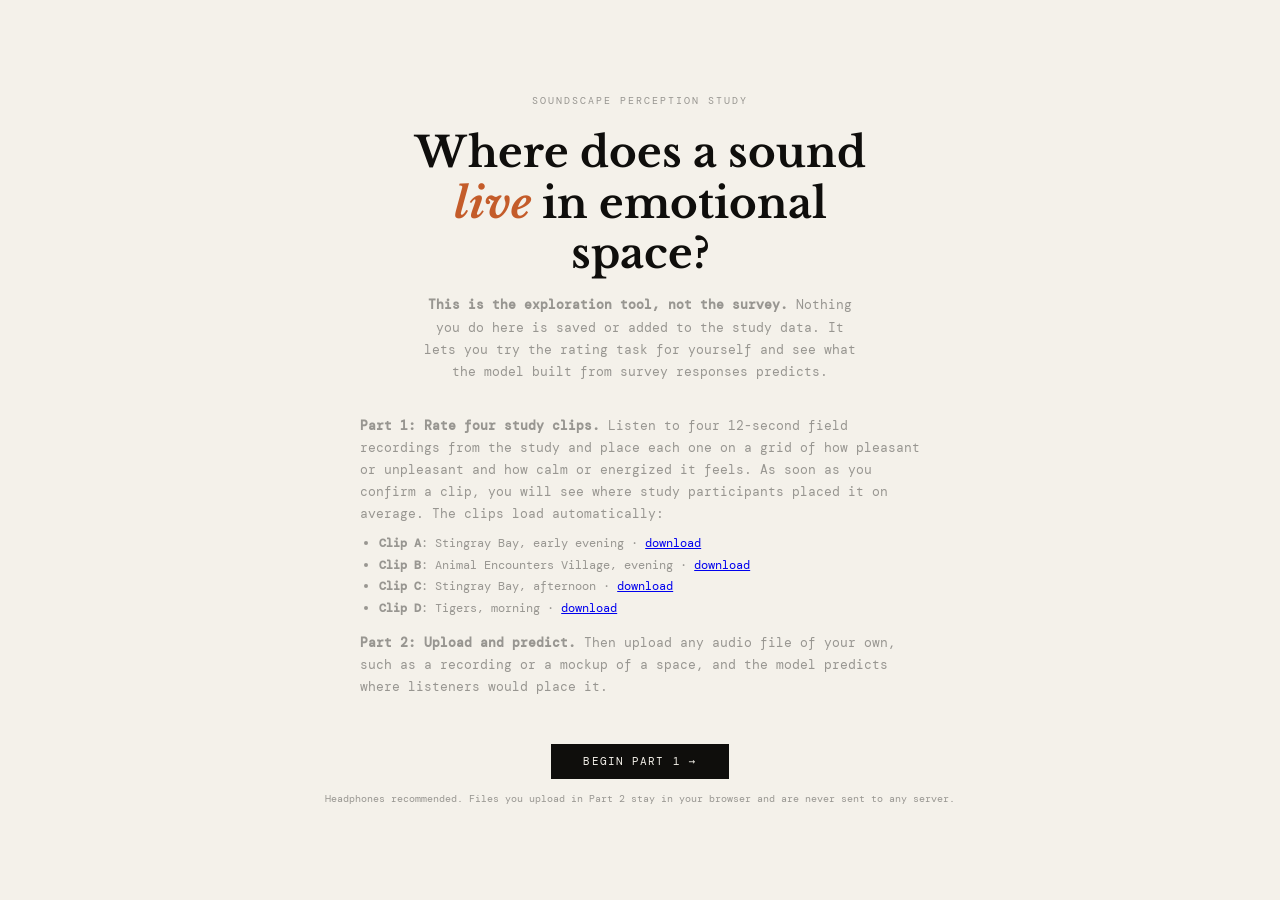
<file: sotra_emotion_demo_cosi.html>
<!DOCTYPE html>
<html lang="en">
<head>
<meta charset="UTF-8">
<meta name="viewport" content="width=device-width, initial-scale=1.0">
<title>Soundscape — Perceptual Placement Demo</title>
<link href="https://fonts.googleapis.com/css2?family=DM+Mono:ital,wght@0,300;0,400;0,500;1,300&family=Libre+Baskerville:ital,wght@0,400;0,700;1,400&display=swap" rel="stylesheet">
<style>
*,*::before,*::after{box-sizing:border-box;margin:0;padding:0;}
:root{
  --ink:#0f0e0c;--paper:#f4f1ea;--paper2:#ede9df;--paper3:#e4dfd3;
  --ghost:rgba(15,14,12,0.06);--ghost2:rgba(15,14,12,0.14);--ghost3:rgba(15,14,12,0.4);
  --accent:#c45c2a;--blue:#2a6b8a;--green:#2a6b4a;--r:3px;
  --mono:'DM Mono',monospace;--serif:'Libre Baskerville',Georgia,serif;
}
body{font-family:var(--mono);background:var(--paper);color:var(--ink);min-height:100vh;overflow-x:hidden;}
.stage{display:none;min-height:100vh;flex-direction:column;}
.stage.active{display:flex;}
#stage-intro{justify-content:center;align-items:center;text-align:center;padding:3rem 2rem;}
.intro-title{font-family:var(--serif);font-size:clamp(24px,4vw,42px);line-height:1.2;max-width:520px;margin:0 auto 1rem;}
.intro-title em{font-style:italic;color:var(--accent);}
.intro-body{font-size:13px;line-height:1.7;color:var(--ghost3);max-width:440px;margin:0 auto 2rem;}
.folder-drop{border:1.5px dashed var(--ghost2);padding:2.5rem 2rem;max-width:420px;width:100%;cursor:pointer;transition:background .15s;margin:0 auto .75rem;}
.folder-drop.over,.folder-drop:hover{background:var(--ghost);}
.folder-drop .icon{font-size:32px;margin-bottom:.5rem;opacity:.5;}
.folder-drop .title{font-size:13px;font-weight:500;margin-bottom:.25rem;}
.folder-drop .sub{font-size:11px;color:var(--ghost3);line-height:1.6;}
.status-line{font-size:11px;min-height:18px;margin-bottom:.75rem;}
.hdr{padding:1rem 1.5rem .75rem;border-bottom:1px solid var(--ghost2);display:flex;align-items:baseline;gap:1.5rem;flex-shrink:0;}
.hdr-title{font-family:var(--serif);font-style:italic;font-size:14px;}
.hdr-stage{font-size:10px;letter-spacing:.15em;text-transform:uppercase;color:var(--ghost3);}
.hdr-right{margin-left:auto;}
.btn{background:var(--ink);color:var(--paper);border:none;padding:.65rem 2rem;font-family:var(--mono);font-size:11px;letter-spacing:.1em;text-transform:uppercase;cursor:pointer;}
.btn:hover{opacity:.8;}
.btn:disabled{opacity:.4;cursor:not-allowed;}
.btn-o{background:transparent;color:var(--ink);border:1px solid var(--ghost2);padding:.4rem 1rem;font-family:var(--mono);font-size:10px;letter-spacing:.08em;text-transform:uppercase;cursor:pointer;}
.btn-o:hover{background:var(--ghost);}
.pill{font-size:10px;letter-spacing:.08em;text-transform:uppercase;padding:3px 10px;border:1px solid var(--ghost2);border-radius:20px;color:var(--ghost3);cursor:pointer;background:transparent;font-family:var(--mono);}
.pill:hover{background:var(--ghost);color:var(--ink);}
#stage-listen .body{display:flex;flex:1;overflow:hidden;}
.left-panel{width:300px;flex-shrink:0;border-right:1px solid var(--ghost2);display:flex;flex-direction:column;padding:1.25rem;}
.right-panel{flex:1;display:flex;flex-direction:column;align-items:center;justify-content:center;padding:2rem 1.5rem;}
.sec-label{font-size:10px;letter-spacing:.15em;text-transform:uppercase;color:var(--ghost3);margin-bottom:.5rem;}
.clip-list{flex:1;overflow-y:auto;margin:.5rem 0;}
.clip-item{display:flex;align-items:center;gap:.5rem;padding:.5rem .6rem;cursor:pointer;border-radius:var(--r);border:1px solid transparent;}
.clip-item:hover{background:var(--ghost);}
.clip-item.active{background:var(--paper3);border-color:var(--ghost2);}
.clip-num{font-size:10px;color:var(--ghost3);width:16px;flex-shrink:0;}
.clip-name-wrap{font-size:11px;flex:1;line-height:1.4;}
.clip-check{width:14px;height:14px;border-radius:50%;border:1px solid var(--ghost2);flex-shrink:0;font-size:8px;display:flex;align-items:center;justify-content:center;}
.clip-check.done{background:var(--ink);border-color:var(--ink);color:var(--paper);}
.divider{height:1px;background:var(--ghost2);margin:.75rem 0;}
.note{font-size:10px;color:var(--ghost3);line-height:1.5;}
.player{background:var(--paper2);border:1px solid var(--ghost2);padding:.85rem 1rem;margin-bottom:.5rem;}
.player-name{font-size:10px;color:var(--ghost3);margin-bottom:.5rem;white-space:nowrap;overflow:hidden;text-overflow:ellipsis;}
.player-row{display:flex;align-items:center;gap:.6rem;}
.play-btn{width:32px;height:32px;border-radius:50%;background:var(--ink);color:var(--paper);border:none;cursor:pointer;font-size:11px;display:flex;align-items:center;justify-content:center;flex-shrink:0;}
.play-btn:disabled{opacity:.4;cursor:not-allowed;}
.prog-wrap{flex:1;cursor:pointer;}
.prog-track{height:3px;background:var(--ghost2);border-radius:2px;overflow:hidden;}
.prog-fill{height:100%;background:var(--ink);border-radius:2px;width:0%;}
.time-lbl{font-size:9px;color:var(--ghost3);margin-top:2px;}
.cx-label{font-size:11px;color:var(--ghost3);margin-bottom:.5rem;text-align:center;}
.cx-wrap{position:relative;width:100%;max-width:400px;}
.cx-canvas{width:100%;aspect-ratio:1;display:block;cursor:crosshair;touch-action:none;border-radius:6px;box-shadow:0 1px 4px rgba(0,0,0,0.08);}
.cx-axes-h{display:flex;justify-content:space-between;font-size:9px;color:var(--ghost3);text-transform:uppercase;margin-top:3px;}
.cx-row{margin-top:.75rem;display:flex;gap:.5rem;align-items:center;width:100%;max-width:400px;}
.cx-coords{font-size:11px;color:var(--ghost3);flex:1;}
#stage-reveal .body{flex:1;overflow-y:auto;padding:1.5rem;}
.reveal-grid{display:grid;grid-template-columns:repeat(auto-fill,minmax(240px,1fr));gap:1rem;max-width:780px;margin-bottom:1.5rem;}
.rev-card{background:var(--paper2);border:1px solid var(--ghost2);padding:1rem;}
.rev-lbl{font-size:10px;letter-spacing:.12em;text-transform:uppercase;color:var(--ghost3);margin-bottom:.6rem;}
.rev-canvas{width:100%;aspect-ratio:1;display:block;border:1px solid var(--ghost2);}
.rev-stats{font-size:11px;line-height:1.7;color:var(--ghost3);margin-top:.5rem;}
.rev-stats strong{color:var(--ink);}
#stage-upload .body{flex:1;display:grid;grid-template-columns:1fr 1fr;overflow:hidden;}
.up-panel{padding:1.5rem;display:flex;flex-direction:column;overflow-y:auto;}
.up-panel+.up-panel{border-left:1px solid var(--ghost2);}
.up-drop{border:1px dashed var(--ghost2);width:100%;padding:1.5rem 1rem;text-align:center;cursor:pointer;transition:background .15s;margin-bottom:.75rem;}
.up-drop.over,.up-drop:hover{background:var(--ghost);}
.feat-row{display:grid;grid-template-columns:1fr 90px;padding:3px 0;border-bottom:1px solid var(--ghost);font-size:11px;}
.feat-name{color:var(--ghost3);}
.feat-val{text-align:right;font-weight:500;}
.lt-grid{display:grid;grid-template-columns:1fr 1fr;gap:.35rem;margin-bottom:.6rem;}
.lt-btn{padding:.45rem .6rem;border:1px solid var(--ghost2);background:transparent;font-family:var(--mono);font-size:10px;letter-spacing:.05em;text-transform:uppercase;cursor:pointer;text-align:left;line-height:1.4;}
.lt-btn:hover{background:var(--ghost);}
.lt-btn.on{background:var(--ink);color:var(--paper);border-color:var(--ink);}
.lt-sub{display:block;opacity:.6;font-size:9px;}
.stat-grid{display:grid;grid-template-columns:1fr 1fr;gap:.4rem;margin-top:.75rem;}
.stat-box{background:var(--paper2);border:1px solid var(--ghost2);padding:.6rem .75rem;}
.stat-val{font-size:18px;font-weight:500;}
.stat-lbl{font-size:9px;color:var(--ghost3);letter-spacing:.07em;text-transform:uppercase;}
.lt-wrap{position:relative;}
@media(max-width:680px){
  #stage-listen .body{flex-direction:column;}
  .left-panel{width:100%;border-right:none;border-bottom:1px solid var(--ghost2);}
  #stage-upload .body{grid-template-columns:1fr;}
  .up-panel+.up-panel{border-left:none;border-top:1px solid var(--ghost2);}
}
</style>
</head>
<body>

<div id="stage-intro" class="stage active">
  <p style="font-size:10px;letter-spacing:.2em;text-transform:uppercase;color:var(--ghost3);margin-bottom:1.25rem;">Soundscape Perception Study</p>
  <h1 class="intro-title">Where does a sound <em>live</em> in emotional space?</h1>
  <p class="intro-body"><b>This is the exploration tool, not the survey.</b> Nothing you do here is saved or added to the study data. It lets you try the rating task for yourself and see what the model built from survey responses predicts.</p>
  <div class="intro-body" style="text-align:left;max-width:560px;margin:0 auto 1rem;">
    <p style="margin-bottom:.5rem;"><b>Part 1: Rate four study clips.</b> Listen to four 12-second field recordings from the study and place each one on a grid of how pleasant or unpleasant and how calm or energized it feels. As soon as you confirm a clip, you will see where study participants placed it on average. The clips load automatically:</p>
    <ul id="introClipList" style="margin:0 0 .75rem 1.2rem;font-size:12px;line-height:1.8;"></ul>
    <p><b>Part 2: Upload and predict.</b> Then upload any audio file of your own, such as a recording or a mockup of a space, and the model predicts where listeners would place it.</p>
  </div>
  <div class="status-line" id="introStatus"></div>
  <button class="btn" id="introBtn" onclick="proceedToListen()">Begin Part 1 →</button>
  <p class="note" style="margin-top:.75rem;">Headphones recommended. Files you upload in Part 2 stay in your browser and are never sent to any server.</p>
</div>

<div id="stage-listen" class="stage">
  <div class="hdr">
    <span class="hdr-title">Soundscape Placement</span>
    <span class="hdr-stage">Part 1 of 2 — Rate four study clips</span>
  </div>
  <div class="body">
    <div class="left-panel">
      <div class="sec-label">Clips</div>
      <p class="note">Select a clip, listen, then click or drag to place it.</p>
      <div class="clip-list" id="clipList"></div>
      <div class="divider"></div>
      <div class="player">
        <div class="player-name" id="playerName">— select a clip —</div>
        <div class="player-row">
          <button class="play-btn" id="playBtn" onclick="togglePlay()" disabled>▶</button>
          <div class="prog-wrap" id="progWrap">
            <div class="prog-track"><div class="prog-fill" id="progFill"></div></div>
            <div class="time-lbl" id="timeLbl">0:00 / 0:00</div>
          </div>
        </div>
      </div>
      <p class="note" id="ratedCount">0 / 4 placed</p>
      <p class="note" id="lastCmp" style="margin-top:.5rem;line-height:1.6;"></p>
    </div>
    <div class="right-panel">
      <div class="cx-label" id="cxLabel">Select a clip, then click or drag to place it</div>
      <div class="cx-wrap">
        <canvas id="cxCanvas" class="cx-canvas"></canvas>
        <div class="cx-axes-h"><span>← unpleasant</span><span>pleasant →</span></div>
      </div>
      <div class="cx-row">
        <div class="cx-coords" id="cxCoords">—</div>
        <button class="btn-o" id="clearBtn" onclick="clearRating()" style="display:none;">clear</button>
        <button class="btn" id="submitBtn" onclick="submitRating()" disabled>Confirm →</button>
      </div>
    </div>
  </div>
</div>

<div id="stage-reveal" class="stage">
  <div class="hdr">
    <span class="hdr-title">Soundscape Placement</span>
    <span class="hdr-stage">Part 1 of 2 — Your ratings vs. the study</span>
    <div class="hdr-right"><button class="pill" onclick="goTo('stage-listen')">← Re-rate</button></div>
  </div>
  <div class="body">
    <div class="reveal-grid" id="revealGrid"></div>
    <button class="btn" onclick="goTo('stage-upload');requestAnimationFrame(initUploadCanvas);">Continue to Part 2: Upload &amp; Predict →</button>
  </div>
</div>

<div id="stage-upload" class="stage">
  <div class="hdr">
    <span class="hdr-title">Soundscape Placement</span>
    <span class="hdr-stage">Part 2 of 2 — Upload &amp; predict</span>
    <div class="hdr-right"><button class="pill" onclick="goTo('stage-reveal')">← Results</button></div>
  </div>
  <div class="body">
    <div class="up-panel">
      <div class="sec-label">Audio Input</div>
      <p class="note" style="margin-bottom:.6rem;line-height:1.6;">Upload any sound file, for example a recording of a space or an audio mockup of a design. The model, trained on survey ratings, predicts where listeners would place it on the same grid. Your file is analyzed in your browser and is never uploaded or saved.</p>
      <div class="up-drop" id="upDrop" onclick="document.getElementById('upInput').click()">
        <div style="font-size:20px;opacity:.4;margin-bottom:.3rem;">◎</div>
        <div style="font-size:12px;font-weight:500;margin-bottom:.2rem;">Drop any audio file here</div>
        <div style="font-size:11px;color:var(--ghost3);">or click to browse · .wav · .mp3 · .flac</div>
        <input type="file" id="upInput" accept="audio/*" style="display:none;" onchange="loadUpFile(this.files[0])">
      </div>
      <div id="upPlayerWrap" style="display:none;width:100%;">
        <div class="player">
          <div class="player-name" id="upPlayerName">—</div>
          <div class="player-row">
            <button class="play-btn" id="upPlayBtn" onclick="toggleUpload()">▶</button>
            <div class="prog-wrap" id="upProgWrap">
              <div class="prog-track"><div class="prog-fill" id="upFill"></div></div>
              <div class="time-lbl" id="upTimeLbl">0:00 / 0:00</div>
            </div>
          </div>
        </div>
        <p class="note" id="procMsg" style="display:none;">◌ Extracting features…</p>
      </div>
      <div id="featPanel" style="display:none;width:100%;">
        <div class="sec-label" style="margin-top:.75rem;">Extracted features</div>
        <div id="featGrid"></div>
      </div>
      <div id="ltPanel" style="display:none;width:100%;margin-top:1rem;">
        <div class="sec-label">Listener type</div>
        <p class="note" style="margin-bottom:.6rem;">Adjusts the predicted placement based on systematic rating differences observed in the experiment. Hover a type for details.</p>
        <div class="lt-grid">
          <button class="lt-btn on" onclick="setLT('mean',this)" onmouseenter="showTip('mean')" onmouseleave="hideTip()">Mean listener<span class="lt-sub">Population avg</span></button>
          <button class="lt-btn" onclick="setLT('sensitive',this)" onmouseenter="showTip('sensitive')" onmouseleave="hideTip()">Sound-sensitive<span class="lt-sub">Limits daily life</span></button>
          <button class="lt-btn" onclick="setLT('musician',this)" onmouseenter="showTip('musician')" onmouseleave="hideTip()">Trained musician<span class="lt-sub">6+ yrs formal</span></button>
          <button class="lt-btn" onclick="setLT('daily',this)" onmouseenter="showTip('daily')" onmouseleave="hideTip()">Daily exposure<span class="lt-sub">Frequent listener</span></button>
        </div>
        <div id="ltTip" style="display:none;margin-top:.5rem;background:var(--paper3);border:1px solid var(--ghost2);padding:.65rem .85rem;font-size:11px;line-height:1.65;color:var(--ink);border-radius:var(--r);"></div>
        <p class="note" style="margin-top:.5rem;">Offsets derived from experiment data — directional, not prescriptive.</p>
      </div>
    </div>
    <div class="up-panel">
      <div class="sec-label">Predicted Placement</div>
      <div id="upNoFile" style="color:var(--ghost3);font-size:12px;padding:2rem 0;line-height:1.8;">Upload an audio file<br>to see its predicted placement</div>
      <div id="upResult" style="display:none;width:100%;">
        <div style="display:flex;gap:.75rem;flex-wrap:wrap;margin-bottom:.5rem;font-size:10px;color:var(--ghost3);">
          <span><span style="display:inline-block;width:8px;height:8px;border-radius:50%;background:var(--accent);vertical-align:middle;margin-right:3px;"></span>Predicted</span>
          <span><span style="display:inline-block;width:8px;height:8px;border-radius:50%;background:var(--blue);vertical-align:middle;margin-right:3px;"></span>Listener-adjusted</span>
          <span><span style="display:inline-block;width:8px;height:8px;border-radius:50%;background:#2a6b8a33;border:1px solid #2a6b8a;vertical-align:middle;margin-right:3px;"></span>Your Stage 1 ratings</span>
          <span><span style="display:inline-block;width:8px;height:8px;border-radius:50%;background:rgba(15,14,12,0.12);border:1px solid rgba(15,14,12,0.3);vertical-align:middle;margin-right:3px;"></span>Demo clip cohort means (A–D)</span>
        </div>
        <p style="font-size:10px;color:var(--ghost3);margin-bottom:.5rem;">Note: browser audio analysis approximates librosa — predictions are directional, not exact.</p>
        <canvas id="upCanvas" class="cx-canvas" style="cursor:default;"></canvas>
        <div class="cx-axes-h"><span>← unpleasant</span><span>pleasant →</span></div>
        <div class="stat-grid" id="statGrid"></div>
        <div id="driverPanel" style="margin-top:.75rem;"></div>
      </div>
    </div>
  </div>
</div>

<audio id="audioEl"></audio>
<audio id="upAudioEl"></audio>

<script>
// ═══ MODEL ═══════════════════════════════════════════════════════════════════
const MODEL={features:["duration_s","rms_mean","rms_std","rms_max","rms_dynamic_range","spectral_centroid_mean","spectral_centroid_std","spectral_bandwidth_mean","spectral_bandwidth_std","spectral_rolloff_mean","spectral_rolloff_std","spectral_flatness_mean","spectral_flatness_std","spectral_contrast_band0_mean","spectral_contrast_band1_mean","spectral_contrast_band2_mean","spectral_contrast_band3_mean","spectral_contrast_band4_mean","spectral_contrast_band5_mean","spectral_contrast_band6_mean","zcr_mean","zcr_std","tempo_bpm","beat_count","beat_density","onset_strength_mean","onset_strength_std","onset_strength_max","mfcc1_mean","mfcc1_std","mfcc2_mean","mfcc2_std","mfcc3_mean","mfcc3_std","mfcc4_mean","mfcc4_std","mfcc5_mean","mfcc5_std","mfcc6_mean","mfcc6_std","mfcc7_mean","mfcc7_std","mfcc8_mean","mfcc8_std","mfcc9_mean","mfcc9_std","mfcc10_mean","mfcc10_std","mfcc11_mean","mfcc11_std","mfcc12_mean","mfcc12_std","mfcc13_mean","mfcc13_std","chroma_mean","chroma_std","chroma_C_mean","chroma_Cs_mean","chroma_D_mean","chroma_Ds_mean","chroma_E_mean","chroma_F_mean","chroma_Fs_mean","chroma_G_mean","chroma_Gs_mean","chroma_A_mean","chroma_As_mean","chroma_B_mean","tonnetz1_mean","tonnetz2_mean","tonnetz3_mean","tonnetz4_mean","tonnetz5_mean","tonnetz6_mean","roughness_proxy","energy_sub_bass","energy_sub_bass_rel","energy_bass","energy_bass_rel","energy_low_mid","energy_low_mid_rel","energy_mid","energy_mid_rel","energy_high_mid","energy_high_mid_rel","energy_presence","energy_presence_rel","energy_brilliance","energy_brilliance_rel"],coef_v:[0.000617,-0.003321,0.009492,0.01651,0.009277,0.0121,0.001303,-0.016726,0.034303,-0.005219,-0.004169,0.005404,0.037963,0.005454,0.007197,-0.016299,-0.044989,0.028659,-0.022455,-0.002138,0.018297,0.00676,-0.007594,-0.002666,-0.002815,-0.002555,0.008087,0.011959,-0.016066,-0.029163,-3.8e-5,-0.013662,0.031569,-0.026808,0.021891,0.006124,-0.025256,0.014932,-0.043972,0.012483,0.00536,-0.011695,0.009138,-0.004674,-0.022066,-0.013258,-0.035753,-0.011449,0.010679,0.008002,0.001394,0.009347,-0.004852,-0.007813,0.007036,0.032715,0.006076,0.014473,0.000393,0.002135,0.020129,-0.009562,-0.026735,0.006655,0.028355,0.015442,0.008743,-0.00013,0.031427,0.018242,0.01029,0.002059,-0.00067,0.028233,0.01823,0.009253,0.014847,0.010487,0.011175,-0.020215,0.001097,0.004461,-0.01869,-0.020211,0.012153,0.018449,0.012725,-0.008579,-0.01211],coef_a:[0.005355,0.011436,0.005479,-0.008053,-0.002306,-0.002211,-0.00284,-0.001601,-0.00951,0.00031,-0.010249,-0.001697,-0.00749,-0.012163,0.001615,0.010328,0.007839,0.006311,0.007081,-0.002905,-0.004697,-0.002734,0.011023,-0.002375,-0.003137,-0.007225,-0.007308,0.001855,0.011623,0.016345,-0.004054,0.009829,-0.021835,0.010466,-0.012146,-0.010997,-0.004293,-0.007466,0.013738,-0.005287,-0.00077,0.007106,0.005181,-0.006637,-0.003975,-0.001324,0.006744,0.003001,0.002517,-0.010825,0.010435,0.00486,-0.000785,0.008208,-0.001551,-0.008999,0.000958,-0.005328,0.000835,-0.003756,0.001908,0.00248,-0.001984,-0.005275,-0.001388,-0.010043,-0.003761,0.009387,0.015738,-0.001524,-0.001503,-0.000246,0.000699,-0.002001,-0.004177,-0.006528,-0.003012,0.005651,-0.006619,0.001151,-0.012825,0.007491,0.012119,0.017178,0.004486,0.001996,-0.004663,0.004218,-0.006653],int_v:-0.096452,int_a:0.125927,mean:[11.9559,0.1126,0.0466,0.2765,0.2327,2809.0388,396.89,2347.4126,235.9196,5400.6902,842.4843,0.0184,0.0099,19.3697,11.6917,14.7872,15.7147,17.2116,16.6245,52.4678,0.1791,0.0438,117.6534,22.4217,1.8721,0.9719,0.366,3.705,-93.3555,28.3693,73.3104,15.4424,-37.096,13.5111,4.8042,10.7324,-19.9663,9.7245,3.2865,9.012,-17.2895,8.0701,8.9384,7.358,-13.178,7.1163,8.0048,7.3748,-13.3849,6.9405,8.6473,6.9026,-12.1359,6.6338,0.4415,0.2793,0.4559,0.4629,0.457,0.4454,0.4441,0.4393,0.4222,0.4106,0.4204,0.4404,0.4466,0.4536,-0.0117,-0.0069,-0.0179,-0.011,0.0017,-0.0041,0.1746,42444.8425,0.0065,711160.0336,0.089,880160.3309,0.1135,3555122.3876,0.5193,903942.4247,0.168,255305.4855,0.0643,158853.2206,0.0394],std:[0.6944,0.0273,0.0203,0.0862,0.0966,764.782,226.2091,277.3372,119.0291,1148.1484,405.8585,0.0167,0.0077,3.1186,1.4585,1.6496,2.1807,1.798,1.4915,2.554,0.0869,0.0293,23.4914,5.3213,0.4324,0.0901,0.1708,1.6099,61.5831,15.5458,38.6377,8.4402,33.1137,6.1311,13.8432,4.5074,8.2898,4.7311,9.1305,3.7579,6.4613,3.2507,6.0312,2.6423,5.3514,2.6982,6.8925,3.1031,4.3821,2.6689,4.4857,2.6209,3.672,2.42,0.1087,0.0373,0.1416,0.1276,0.1359,0.1194,0.1166,0.111,0.1101,0.1226,0.1277,0.1403,0.1405,0.1427,0.0359,0.024,0.0342,0.0371,0.0137,0.0123,0.0807,151054.3215,0.0241,1413419.5653,0.1604,1312492.8531,0.1454,2270952.1282,0.2787,808959.1,0.1776,386920.9255,0.1361,200796.5264,0.0817]};

function predict(vec){
  let pv=MODEL.int_v,pa=MODEL.int_a;
  for(let i=0;i<vec.length;i++){
    // clamp z-scores to ±3 to guard against browser DSP vs librosa scale differences
    const z=Math.max(-3,Math.min(3,(vec[i]-MODEL.mean[i])/(MODEL.std[i]||1e-8)));
    pv+=z*MODEL.coef_v[i];pa+=z*MODEL.coef_a[i];
  }
  return{v:Math.max(-1,Math.min(1,pv)),a:Math.max(-1,Math.min(1,pa))};
}
const LT={mean:{dv:0,da:0},sensitive:{dv:-.15,da:.08},musician:{dv:.12,da:-.10},daily:{dv:-.08,da:.05}};

// ═══ STUDY DATA ══════════════════════════════════════════════════════════════
const CLIPS=[
  {id:'c6_20231004_180000',cluster:6,mv:-.558,ma:.235,label:'Clip A',desc:'Stingray Bay, early evening'},
  {id:'c2_20231009_185900',cluster:2,mv:-.043,ma:-.110,label:'Clip B',desc:'Animal Encounters Village, evening'},
  {id:'c3_20231002_155100',cluster:3,mv:-.452,ma:.299,label:'Clip C',desc:'Stingray Bay, afternoon'},
  {id:'c5_20230611_104200T',cluster:5,mv:.259,ma:-.068,label:'Clip D',desc:'Tigers, morning'},
];
const CLIP_DIR='audio/';  // the same files the survey uses, served alongside this page
const SPT=[{v:.668,a:.31,c:0},{v:-.431,a:.37,c:0},{v:.604,a:-.727,c:0},{v:.498,a:-.412,c:0},{v:-.097,a:.225,c:1},{v:.378,a:-.194,c:2},{v:.501,a:.127,c:2},{v:-.324,a:.724,c:2},{v:-.827,a:.289,c:2},{v:-.562,a:.5,c:3},{v:-.761,a:.399,c:3},{v:.259,a:-.068,c:5},{v:-.558,a:.001,c:6},{v:-.09,a:.425,c:6},{v:-.37,a:.544,c:6}];
const CC={0:'#888',1:'#c45c2a',2:'#2a6b8a',3:'#8a6b2a',5:'#6b2a8a',6:'#2a8a6b'};
const AUDIO_EXTS=new Set(['.wav','.mp3','.flac','.ogg','.m4a','.aac','.opus']);

// ═══ STATE ═══════════════════════════════════════════════════════════════════
const audioFiles={};
let curClip=null,userRatings={},dragging=false,curRating=null;
let ltType='mean',uploadFeats=null,basePred=null;
let playing=false,upPlaying=false;

// ═══ FILE LOADING ════════════════════════════════════════════════════════════
function regFile(file){
  const dot=file.name.lastIndexOf('.');
  if(dot<0||!AUDIO_EXTS.has(file.name.slice(dot).toLowerCase()))return;
  const name=file.name.slice(0,dot);
  const url=URL.createObjectURL(file);
  audioFiles[name]=url;
  audioFiles[name.toLowerCase()]=url;
}
function resolveAudio(id){return audioFiles[id]||audioFiles[id.toLowerCase()]||null;}

function afterLoad(){
  CLIPS.forEach(c=>{if(!audioFiles[c.id])audioFiles[c.id]=audioFiles[c.id.toLowerCase()]||null;});
  const n=CLIPS.filter(c=>resolveAudio(c.id)).length;
  const total=new Set(Object.values(audioFiles).filter(Boolean)).size;
  const st=document.getElementById('introStatus');
  if(st){
    st.textContent=`${total} audio files found · ${n} / ${CLIPS.length} demo clips matched`;
    st.style.color=n===CLIPS.length?'var(--green)':n>0?'var(--accent)':'var(--ghost3)';
  }
  const btn=document.getElementById('introBtn');
  if(btn)btn.disabled=(n===0);
}

function traverseEntry(entry,done){
  if(entry.isFile){entry.file(f=>{regFile(f);done();});}
  else if(entry.isDirectory){
    const rdr=entry.createReader();
    const readAll=()=>rdr.readEntries(batch=>{
      if(!batch.length){done();return;}
      let p=batch.length;const d=()=>{if(--p===0)readAll();};
      batch.forEach(e=>traverseEntry(e,d));
    });
    readAll();
  } else done();
}

// Study clips load straight from the site; reviewers no longer need local copies.
CLIPS.forEach(c=>{audioFiles[c.id]=CLIP_DIR+c.id+'.mp3';});
document.getElementById('introClipList').innerHTML=CLIPS.map(c=>
  `<li><b>${c.label}</b>: ${c.desc} · <a href="${CLIP_DIR}${c.id}.mp3" download>download</a></li>`).join('');

// ═══ NAV ═════════════════════════════════════════════════════════════════════
function goTo(id){
  document.querySelectorAll('.stage').forEach(s=>s.classList.remove('active'));
  document.getElementById(id).classList.add('active');
  if(id==='stage-reveal')buildReveal();
}
function proceedToListen(){
  goTo('stage-listen');
  buildClipList();
  requestAnimationFrame(()=>{initCx();selectClip(0);});
}

// ═══ CLIP LIST ═══════════════════════════════════════════════════════════════
function buildClipList(){
  const act=curClip??0;
  document.getElementById('clipList').innerHTML=CLIPS.map((c,i)=>{
    const has=!!resolveAudio(c.id),rated=!!userRatings[c.id];
    return`<div class="clip-item${i===act?' active':''}" onclick="selectClip(${i})">
      <span class="clip-num">${i+1}</span>
      <span class="clip-name-wrap" style="opacity:${has?1:.5}">${c.label}<br><span style="font-size:9px;opacity:.6;">${c.desc}</span></span>
      <span class="clip-check${rated?' done':''}">${rated?'✓':''}</span>
    </div>`;
  }).join('');
}

function selectClip(i){
  if(playing){document.getElementById('audioEl').pause();playing=false;document.getElementById('playBtn').textContent='▶';}
  curClip=i;buildClipList();
  const c=CLIPS[i],url=resolveAudio(c.id),a=document.getElementById('audioEl');
  if(url){a.src=url;a.load();}else a.removeAttribute('src');
  document.getElementById('playBtn').disabled=!url;
  document.getElementById('playerName').textContent=url?`${c.label} · ${c.desc}`:`${c.label} · no audio loaded`;
  document.getElementById('progFill').style.width='0%';
  document.getElementById('timeLbl').textContent='0:00 / 0:00';
  curRating=userRatings[c.id]||null;
  drawCx();updateUI();
  document.getElementById('cxLabel').textContent=curRating?`${c.label} — drag to adjust`:`Place ${c.label} on the circumplex`;
}

// ═══ AUDIO A ═════════════════════════════════════════════════════════════════
const audioEl=document.getElementById('audioEl');
function togglePlay(){
  if(!audioEl.hasAttribute('src'))return;
  if(playing){audioEl.pause();document.getElementById('playBtn').textContent='▶';playing=false;}
  else audioEl.play().then(()=>{document.getElementById('playBtn').textContent='■';playing=true;}).catch(console.warn);
}
audioEl.addEventListener('timeupdate',()=>{
  if(!audioEl.duration)return;
  document.getElementById('progFill').style.width=(audioEl.currentTime/audioEl.duration*100)+'%';
  document.getElementById('timeLbl').textContent=fmt(audioEl.currentTime)+' / '+fmt(audioEl.duration);
});
audioEl.addEventListener('ended',()=>{document.getElementById('playBtn').textContent='▶';playing=false;});
document.getElementById('progWrap').addEventListener('click',e=>{
  if(!audioEl.duration)return;
  const r=e.currentTarget.getBoundingClientRect();audioEl.currentTime=(e.clientX-r.left)/r.width*audioEl.duration;
});

// ═══ CIRCUMPLEX ══════════════════════════════════════════════════════════════
let cxCanvas,cxCtx,cxW,cxH;

function toXY(v,a,w,h){return{x:(v+1)/2*w,y:(1-(a+1)/2)*h};}
function toVA(x,y,w,h){return{v:Math.max(-1,Math.min(1,x/w*2-1)),a:Math.max(-1,Math.min(1,-(y/h*2-1)))};}
function evToVA(e,cv){
  const r=cv.getBoundingClientRect();
  const sx=cxW/r.width,sy=cxH/r.height;
  const cx2=Math.max(r.left,Math.min(r.right,e.clientX));
  const cy2=Math.max(r.top,Math.min(r.bottom,e.clientY));
  return toVA((cx2-r.left)*sx,(cy2-r.top)*sy,cxW,cxH);
}

function drawGrid(ctx,w,h){
  const mx=w/2,my=h/2,pad=14;

  // white background
  ctx.fillStyle='#ffffff';ctx.fillRect(0,0,w,h);

  // dashed circle
  const r=Math.min(w,h)*0.46;
  ctx.beginPath();ctx.arc(mx,my,r,0,Math.PI*2);
  ctx.strokeStyle='rgba(0,0,0,0.18)';ctx.lineWidth=1;ctx.setLineDash([5,5]);ctx.stroke();ctx.setLineDash([]);

  // solid axes
  ctx.strokeStyle='rgba(0,0,0,0.18)';ctx.lineWidth=1;ctx.setLineDash([]);
  ctx.beginPath();ctx.moveTo(mx,0);ctx.lineTo(mx,h);ctx.stroke();
  ctx.beginPath();ctx.moveTo(0,my);ctx.lineTo(w,my);ctx.stroke();

  // axis edge labels — italic, small
  ctx.fillStyle='rgba(0,0,0,0.35)';ctx.font='italic 10px "Libre Baskerville",Georgia,serif';ctx.textAlign='center';
  ctx.fillText('high arousal',mx,pad+2);
  ctx.fillText('low arousal',mx,h-4);
  ctx.textAlign='left';ctx.fillText('pleasant',w-68,my+4);
  ctx.textAlign='right';ctx.fillText('unpleasant',68,my+4);

  // quadrant labels — bold, larger, at diagonals
  ctx.fillStyle='rgba(0,0,0,0.55)';ctx.font='bold 12px "DM Mono",monospace';
  ctx.textAlign='left';
  ctx.fillText('tense',   mx*0.18, my*0.42);
  ctx.fillText('excited', mx*1.38, my*0.42);
  ctx.fillText('depressed',mx*0.10, my*1.72);
  ctx.fillText('content', mx*1.38, my*1.72);

  ctx.textAlign='left'; // reset
}

function drawCx(hv,ha){
  if(!cxCtx)return;
  const ctx=cxCtx,w=cxW,h=cxH;
  ctx.fillStyle='#ffffff';ctx.fillRect(0,0,w,h);
  drawGrid(ctx,w,h);
  // study points
  // A clip's study average is revealed only after you confirm it (no anchoring before you rate).
  // prior ratings, each linked to the study average for that clip
  Object.entries(userRatings).forEach(([id,r])=>{
    const clip=CLIPS.find(c=>c.id===id);if(!clip)return;
    const xy=toXY(r.v,r.a,w,h),m=toXY(clip.mv,clip.ma,w,h);
    ctx.beginPath();ctx.moveTo(xy.x,xy.y);ctx.lineTo(m.x,m.y);ctx.strokeStyle='rgba(0,0,0,0.3)';ctx.lineWidth=1;ctx.setLineDash([3,3]);ctx.stroke();ctx.setLineDash([]);
    ctx.beginPath();ctx.arc(m.x,m.y,6,0,Math.PI*2);ctx.fillStyle='rgba(15,14,12,0.12)';ctx.fill();ctx.strokeStyle='rgba(15,14,12,0.45)';ctx.lineWidth=1;ctx.stroke();
    ctx.fillStyle='rgba(15,14,12,0.55)';ctx.font='9px "DM Mono",monospace';ctx.fillText(clip.label.replace('Clip ','')+' study avg',m.x+9,m.y+3);
    ctx.beginPath();ctx.arc(xy.x,xy.y,8,0,Math.PI*2);ctx.fillStyle='#2a6b8a2a';ctx.fill();ctx.strokeStyle='#2a6b8a';ctx.lineWidth=1.5;ctx.stroke();
    ctx.fillStyle='#2a6b8a';ctx.font='9px "DM Mono",monospace';ctx.fillText(clip.label,xy.x+10,xy.y+3);
  });
  // hover ghost
  if(hv!==undefined&&!dragging&&curClip!==null){
    const xy=toXY(hv,ha,w,h);ctx.beginPath();ctx.arc(xy.x,xy.y,8,0,Math.PI*2);ctx.fillStyle='rgba(196,92,42,0.12)';ctx.fill();ctx.strokeStyle='rgba(196,92,42,0.35)';ctx.lineWidth=1;ctx.stroke();
  }
  // current rating dot
  if(curRating&&curClip!==null){
    const clip=CLIPS[curClip],xy=toXY(curRating.v,curRating.a,w,h);
    const g=ctx.createRadialGradient(xy.x,xy.y,0,xy.x,xy.y,18);g.addColorStop(0,'rgba(196,92,42,0.18)');g.addColorStop(1,'rgba(196,92,42,0)');
    ctx.beginPath();ctx.arc(xy.x,xy.y,18,0,Math.PI*2);ctx.fillStyle=g;ctx.fill();
    ctx.beginPath();ctx.arc(xy.x,xy.y,9,0,Math.PI*2);ctx.fillStyle='#c45c2a';ctx.fill();ctx.strokeStyle='white';ctx.lineWidth=2;ctx.stroke();
    ctx.fillStyle='#c45c2a';ctx.font='bold 9px "DM Mono",monospace';ctx.fillText(clip.label,xy.x+12,xy.y+3);
  }
}

function initCx(){
  cxCanvas=document.getElementById('cxCanvas');
  const wrap=cxCanvas.parentElement;
  const sz=Math.min(wrap.offsetWidth,400);
  cxW=sz;cxH=sz;
  cxCanvas.width=cxW;cxCanvas.height=cxH;
  cxCtx=cxCanvas.getContext('2d');
  // attach listeners once via data attribute flag
  if(!cxCanvas.dataset.wired){
    cxCanvas.dataset.wired='1';
    cxCanvas.addEventListener('mousemove',e=>{if(!dragging){const va=evToVA(e,cxCanvas);drawCx(va.v,va.a);}});
    cxCanvas.addEventListener('mouseleave',()=>{if(!dragging)drawCx();});
    cxCanvas.addEventListener('mousedown',e=>{
      e.preventDefault();dragging=true;cxCanvas.style.cursor='grabbing';
      curRating=evToVA(e,cxCanvas);drawCx();updateUI();
    });
    window.addEventListener('mousemove',e=>{
      if(!dragging)return;curRating=evToVA(e,cxCanvas);drawCx();updateUI();
    });
    window.addEventListener('mouseup',()=>{
      if(!dragging)return;dragging=false;cxCanvas.style.cursor='crosshair';
    });
    cxCanvas.addEventListener('touchstart',e=>{
      e.preventDefault();dragging=true;cxCanvas.style.cursor='grabbing';
      curRating=evToVA(e.touches[0],cxCanvas);drawCx();updateUI();
    },{passive:false});
    window.addEventListener('touchmove',e=>{
      if(!dragging)return;e.preventDefault();curRating=evToVA(e.touches[0],cxCanvas);drawCx();updateUI();
    },{passive:false});
    window.addEventListener('touchend',()=>{if(dragging){dragging=false;cxCanvas.style.cursor='crosshair';}});
  }
  drawCx();
}

function updateUI(){
  const btn=document.getElementById('submitBtn'),clr=document.getElementById('clearBtn'),crd=document.getElementById('cxCoords');
  if(curRating){
    crd.textContent=`v = ${(curRating.v>=0?'+':'')+curRating.v.toFixed(3)},  a = ${(curRating.a>=0?'+':'')+curRating.a.toFixed(3)}`;
    btn.disabled=false;clr.style.display='';
  }else{crd.textContent='—';btn.disabled=true;clr.style.display='none';}
}
function clearRating(){curRating=null;drawCx();updateUI();}
function submitRating(){
  if(!curRating||curClip===null)return;
  const done=CLIPS[curClip];
  userRatings[done.id]={v:curRating.v,a:curRating.a};
  const dv=curRating.v-done.mv,da=curRating.a-done.ma;
  const word=(d,pos,neg)=>Math.abs(d)<0.1?null:`${d>0?pos:neg}`;
  const diffs=[word(dv,'more pleasant','less pleasant'),word(da,'more energized','calmer')].filter(Boolean);
  document.getElementById('lastCmp').innerHTML=`<b>${done.label}:</b> you placed it `+
    (diffs.length?diffs.join(' and ')+' than the study average.':'close to the study average.')+
    ' The grey dot on the grid marks where participants placed it.';
  const n=Object.keys(userRatings).length;
  document.getElementById('ratedCount').textContent=`${n} / ${CLIPS.length} placed`;
  buildClipList();
  const next=CLIPS.findIndex((c,i)=>i!==curClip&&!userRatings[c.id]);
  if(next>=0)selectClip(next);
  if(n>=CLIPS.length){document.getElementById('submitBtn').textContent='See results →';document.getElementById('submitBtn').onclick=()=>goTo('stage-reveal');}
}

// ═══ REVEAL ══════════════════════════════════════════════════════════════════
function buildReveal(){
  document.getElementById('revealGrid').innerHTML=CLIPS.map(clip=>{
    const ur=userRatings[clip.id];
    const dv=ur?((ur.v-clip.mv)>=0?'+':'')+((ur.v-clip.mv).toFixed(3)):'—';
    const da=ur?((ur.a-clip.ma)>=0?'+':'')+((ur.a-clip.ma).toFixed(3)):'—';
    const col=ur?(Math.abs(ur.v-clip.mv)<0.1?'var(--green)':Math.abs(ur.v-clip.mv)<0.25?'var(--accent)':'red'):'var(--ghost3)';
    return`<div class="rev-card">
      <div class="rev-lbl">${clip.label}</div>
      <canvas id="rc_${clip.id.replace(/\W/g,'_')}" class="rev-canvas"></canvas>
      <div class="rev-stats">
        Study mean: <strong>v=${clip.mv.toFixed(3)}, a=${clip.ma.toFixed(3)}</strong><br>
        Your rating: <strong>${ur?`v=${ur.v.toFixed(3)}, a=${ur.a.toFixed(3)}`:'not rated'}</strong><br>
        ${ur?`Δv = <span style="color:${col}">${dv}</span>,  Δa = ${da}`:''}
      </div>
    </div>`;
  }).join('');
  CLIPS.forEach(clip=>{
    const cv=document.getElementById('rc_'+clip.id.replace(/\W/g,'_'));if(!cv)return;
    const s=cv.offsetWidth||240;cv.width=s;cv.height=s;
    const ctx=cv.getContext('2d'),mx=s/2,my=s/2;
    ctx.fillStyle='#ffffff';ctx.fillRect(0,0,s,s);
    drawGrid(ctx,s,s);
    // no background scatter — comparison is just your dot vs study mean
    const sm=toXY(clip.mv,clip.ma,s,s);
    ctx.beginPath();ctx.arc(sm.x,sm.y,8,0,Math.PI*2);ctx.fillStyle='#c45c2a';ctx.fill();ctx.strokeStyle='white';ctx.lineWidth=1.5;ctx.stroke();
    ctx.fillStyle='#c45c2a';ctx.font='8px "DM Mono",monospace';ctx.fillText('study mean',sm.x+10,sm.y+3);
    const ur=userRatings[clip.id];
    if(ur){
      const up=toXY(ur.v,ur.a,s,s);
      ctx.setLineDash([3,3]);ctx.strokeStyle='rgba(0,0,0,0.2)';ctx.lineWidth=1;
      ctx.beginPath();ctx.moveTo(sm.x,sm.y);ctx.lineTo(up.x,up.y);ctx.stroke();ctx.setLineDash([]);
      ctx.beginPath();ctx.arc(up.x,up.y,8,0,Math.PI*2);ctx.fillStyle='#2a6b8a';ctx.fill();ctx.strokeStyle='white';ctx.lineWidth=1.5;ctx.stroke();
      ctx.fillStyle='#2a6b8a';ctx.font='8px "DM Mono",monospace';ctx.fillText('your rating',up.x+10,up.y+3);
    }
  });
}

// ═══ UPLOAD & PREDICT ════════════════════════════════════════════════════════
const upAudioEl=document.getElementById('upAudioEl');
let upCanvas,upCtx,upW,upH;

function initUploadCanvas(){
  upCanvas=document.getElementById('upCanvas');
  const wrap=upCanvas.parentElement;
  // offsetWidth is 0 if panel not yet visible — use clientWidth or fallback
  const sz=Math.min(wrap.offsetWidth||wrap.clientWidth||400,400);
  if(sz<10)return; // not ready yet
  upW=sz;upH=sz;upCanvas.width=upW;upCanvas.height=upH;
  upCtx=upCanvas.getContext('2d');
  drawUpResult(null,null);
}

const upDrop=document.getElementById('upDrop');
upDrop.addEventListener('dragover',e=>{e.preventDefault();upDrop.classList.add('over');});
upDrop.addEventListener('dragleave',()=>upDrop.classList.remove('over'));
upDrop.addEventListener('drop',e=>{
  e.preventDefault();upDrop.classList.remove('over');
  const f=e.dataTransfer.files[0];
  if(f&&AUDIO_EXTS.has(f.name.slice(f.name.lastIndexOf('.')).toLowerCase()))loadUpFile(f);
});

function loadUpFile(file){
  if(!file)return;
  upAudioEl.src=URL.createObjectURL(file);upAudioEl.load();
  document.getElementById('upPlayerName').textContent=file.name;
  document.getElementById('upPlayerWrap').style.display='block';
  document.getElementById('procMsg').style.display='block';
  document.getElementById('featPanel').style.display='none';
  document.getElementById('upResult').style.display='none';
  document.getElementById('upNoFile').style.display='none';
  document.getElementById('ltPanel').style.display='none';
  upPlaying=false;document.getElementById('upPlayBtn').textContent='▶';
  extractAndPredict(file);
}
function toggleUpload(){
  if(!upAudioEl.src)return;
  if(upPlaying){upAudioEl.pause();document.getElementById('upPlayBtn').textContent='▶';upPlaying=false;}
  else upAudioEl.play().then(()=>{document.getElementById('upPlayBtn').textContent='■';upPlaying=true;}).catch(console.warn);
}
upAudioEl.addEventListener('timeupdate',()=>{
  if(!upAudioEl.duration)return;
  document.getElementById('upFill').style.width=(upAudioEl.currentTime/upAudioEl.duration*100)+'%';
  document.getElementById('upTimeLbl').textContent=fmt(upAudioEl.currentTime)+' / '+fmt(upAudioEl.duration);
});
upAudioEl.addEventListener('ended',()=>{document.getElementById('upPlayBtn').textContent='▶';upPlaying=false;});
document.getElementById('upProgWrap').addEventListener('click',e=>{
  if(!upAudioEl.duration)return;
  const r=e.currentTarget.getBoundingClientRect();upAudioEl.currentTime=(e.clientX-r.left)/r.width*upAudioEl.duration;
});

async function extractAndPredict(file){
  try{
    const buf=await file.arrayBuffer();
    const actx=new(window.AudioContext||window.webkitAudioContext)();
    const ab=await actx.decodeAudioData(buf);
    const sr=22050,nSamp=Math.ceil(ab.duration*sr);
    const octx=new OfflineAudioContext(1,nSamp,sr);
    const src=octx.createBufferSource();src.buffer=ab;src.connect(octx.destination);src.start();
    const rendered=await octx.startRendering();actx.close();
    uploadFeats=computeFeats(rendered.getChannelData(0),sr,ab.duration);
    document.getElementById('procMsg').style.display='none';
    document.getElementById('featPanel').style.display='block';
    document.getElementById('ltPanel').style.display='block';
    showFeatGrid(uploadFeats);
    basePred=predict(MODEL.features.map((f,i)=>uploadFeats[f]!==undefined?uploadFeats[f]:MODEL.mean[i]));
    document.getElementById('upResult').style.display='block';
    // init canvas now that it's visible and has real dimensions
    requestAnimationFrame(()=>{initUploadCanvas();updatePred();});
  }catch(e){document.getElementById('procMsg').textContent='✗ '+e.message;console.error(e);}
}
function setLT(type,btn){ltType=type;document.querySelectorAll('.lt-btn').forEach(b=>b.classList.remove('on'));btn.classList.add('on');updatePred();}
function updatePred(){
  if(!basePred)return;
  const off=LT[ltType];
  const adj={v:Math.max(-1,Math.min(1,basePred.v+off.dv)),a:Math.max(-1,Math.min(1,basePred.a+off.da))};
  if(!upCtx)initUploadCanvas();
  drawUpResult(basePred,adj);showStats(basePred,adj,off);showDrivers();
}
function drawUpResult(base,adj){
  if(!upCtx)return;
  const ctx=upCtx,w=upW,h=upH;
  ctx.fillStyle='#ffffff';ctx.fillRect(0,0,w,h);
  drawGrid(ctx,w,h);
  // study points hidden during rating to avoid anchoring bias
  // demo clip cohort means for spatial context
  CLIPS.forEach(c=>{
    const xy=toXY(c.mv,c.ma,w,h);
    ctx.beginPath();ctx.arc(xy.x,xy.y,5,0,Math.PI*2);
    ctx.fillStyle='rgba(15,14,12,0.10)';ctx.fill();
    ctx.strokeStyle='rgba(15,14,12,0.22)';ctx.lineWidth=1;ctx.stroke();
    ctx.fillStyle='rgba(15,14,12,0.3)';ctx.font='8px "DM Mono",monospace';
    ctx.fillText(c.label,xy.x+7,xy.y+3);
  });
  // user's own stage-1 ratings
  Object.values(userRatings).forEach(r=>{const xy=toXY(r.v,r.a,w,h);ctx.beginPath();ctx.arc(xy.x,xy.y,5,0,Math.PI*2);ctx.fillStyle='#2a6b8a33';ctx.fill();ctx.strokeStyle='#2a6b8a55';ctx.lineWidth=1;ctx.stroke();});
  if(!base)return;
  const bp=toXY(base.v,base.a,w,h);
  const g=ctx.createRadialGradient(bp.x,bp.y,0,bp.x,bp.y,20);g.addColorStop(0,'rgba(196,92,42,0.18)');g.addColorStop(1,'rgba(196,92,42,0)');
  ctx.beginPath();ctx.arc(bp.x,bp.y,20,0,Math.PI*2);ctx.fillStyle=g;ctx.fill();
  ctx.beginPath();ctx.arc(bp.x,bp.y,10,0,Math.PI*2);ctx.fillStyle='#c45c2a';ctx.fill();ctx.strokeStyle='white';ctx.lineWidth=2;ctx.stroke();
  ctx.fillStyle='#c45c2a';ctx.font='9px "DM Mono",monospace';ctx.fillText('predicted',bp.x+13,bp.y+3);
  if(adj&&(Math.abs(adj.v-base.v)>.01||Math.abs(adj.a-base.a)>.01)){
    const ap=toXY(adj.v,adj.a,w,h);
    ctx.setLineDash([3,3]);ctx.strokeStyle='rgba(42,107,138,0.6)';ctx.lineWidth=1.5;
    ctx.beginPath();ctx.moveTo(bp.x,bp.y);ctx.lineTo(ap.x,ap.y);ctx.stroke();ctx.setLineDash([]);
    ctx.beginPath();ctx.arc(ap.x,ap.y,9,0,Math.PI*2);ctx.fillStyle='#2a6b8a';ctx.fill();ctx.strokeStyle='white';ctx.lineWidth=2;ctx.stroke();
    ctx.fillStyle='#2a6b8a';ctx.font='9px "DM Mono",monospace';ctx.fillText('adjusted',ap.x+12,ap.y+3);
  }
}
function showStats(base,adj,off){
  const sv=v=>(v>=0?'+':'')+v.toFixed(3);
  const ql=(v,a)=>v>.1&&a>.1?'excited / happy':v>.1&&a<-.1?'calm / pleasant':v<-.1&&a>.1?'tense / unpleasant':v<-.1&&a<-.1?'sad / fatigued':'neutral';
  document.getElementById('statGrid').innerHTML=`
    <div class="stat-box"><div class="stat-val" style="color:${base.v>0?'var(--green)':'red'}">${sv(base.v)}</div><div class="stat-lbl">Predicted valence</div></div>
    <div class="stat-box"><div class="stat-val" style="color:${base.a>0?'#8a4a2a':'var(--blue)'}">${sv(base.a)}</div><div class="stat-lbl">Predicted arousal</div></div>
    <div class="stat-box" style="grid-column:1/-1;font-size:11px;line-height:1.7;color:var(--ghost3);">
      <strong style="color:var(--ink);">Quadrant:</strong> ${ql(base.v,base.a)}<br>
      ${Math.abs(off.dv)>.001?`<strong style="color:var(--ink);">${ltType}:</strong> Δv=${sv(off.dv)}, Δa=${sv(off.da)}`:'<span style="opacity:.5;">No listener adjustment</span>'}
    </div>`;
}
function showDrivers(){
  if(!uploadFeats||!basePred)return;
  const vec=MODEL.features.map((f,i)=>uploadFeats[f]!==undefined?uploadFeats[f]:MODEL.mean[i]);
  const c=MODEL.features.map((f,i)=>({f,cv:(vec[i]-MODEL.mean[i])/(MODEL.std[i]||1e-8)*MODEL.coef_v[i]}));
  c.sort((a,b)=>Math.abs(b.cv)-Math.abs(a.cv));
  document.getElementById('driverPanel').innerHTML=`<div class="sec-label" style="margin-bottom:.4rem;">Top valence drivers</div>`+
    c.slice(0,5).map(x=>`<div class="feat-row"><span class="feat-name">${x.f}</span><span class="feat-val" style="color:${x.cv>0?'var(--green)':'red'}">${x.cv>0?'↑ pleasant':'↓ unpleasant'}</span></div>`).join('');
}

// ═══ FEATURE EXTRACTION ══════════════════════════════════════════════════════
function fmean(a){return a.length?a.reduce((s,v)=>s+v,0)/a.length:0;}
function fstd(a){const m=fmean(a);return a.length?Math.sqrt(a.reduce((s,v)=>s+(v-m)**2,0)/a.length):0;}
function nextP2(n){let p=1;while(p<n)p<<=1;return p;}
function fftMag(frame){
  const n=nextP2(frame.length);
  const re=new Float32Array(n),im=new Float32Array(n);
  for(let i=0;i<frame.length;i++)re[i]=frame[i]||0;
  for(let i=1,j=0;i<n;i++){let b=n>>1;for(;j&b;b>>=1)j^=b;j^=b;if(i<j){const tr=re[i],ti=im[i];re[i]=re[j];im[i]=im[j];re[j]=tr;im[j]=ti;}}
  for(let len=2;len<=n;len<<=1){const ang=-2*Math.PI/len,wr=Math.cos(ang),wi=Math.sin(ang);for(let i=0;i<n;i+=len){let cr=1,ci=0;for(let j=0;j<len/2;j++){const ur=re[i+j],ui=im[i+j],vr=re[i+j+len/2]*cr-im[i+j+len/2]*ci,vi=re[i+j+len/2]*ci+im[i+j+len/2]*cr;re[i+j]=ur+vr;im[i+j]=ui+vi;re[i+j+len/2]=ur-vr;im[i+j+len/2]=ui-vi;const nr=cr*wr-ci*wi;ci=cr*wi+ci*wr;cr=nr;}}}
  const mag=new Float32Array(n/2);for(let i=0;i<n/2;i++)mag[i]=Math.sqrt(re[i]**2+im[i]**2);return mag;
}
function melFilters(nM,nF,sr){
  const h2m=f=>1127*Math.log(1+f/700),m2h=m=>700*(Math.exp(m/1127)-1);
  const mn=h2m(0),mx=h2m(sr/2),mpts=Array.from({length:nM+2},(_,i)=>mn+(mx-mn)*i/(nM+1)),hpts=mpts.map(m2h),bpts=hpts.map(f=>Math.round(f*nF/sr));
  return Array.from({length:nM},(_,m)=>{const f=[];for(let k=bpts[m];k<bpts[m+2]&&k<nF/2;k++)f.push({bin:k,w:k<bpts[m+1]?(k-bpts[m])/(bpts[m+1]-bpts[m]):(bpts[m+2]-k)/(bpts[m+2]-bpts[m+1])});return f;});
}
function hann(fr,n){const w=new Float32Array(n);for(let i=0;i<n;i++)w[i]=(fr[i]||0)*(.5-.5*Math.cos(2*Math.PI*i/(n-1)));return w;}

function computeFeats(y,sr,dur){
  const hop=512,nF=2048,N=y.length,feats={};
  feats.duration_s=dur||N/sr;
  const rmsF=[];for(let i=0;i<N;i+=hop){const sl=y.slice(i,Math.min(i+hop,N));rmsF.push(Math.sqrt(sl.reduce((s,v)=>s+v*v,0)/Math.max(1,sl.length)));}
  feats.rms_mean=fmean(rmsF);feats.rms_std=fstd(rmsF);feats.rms_max=Math.max(...rmsF);feats.rms_dynamic_range=feats.rms_max-Math.min(...rmsF);
  const zcrF=[];for(let i=0;i<N-hop;i+=hop){let z=0;for(let j=i;j<i+hop-1;j++)if((y[j]>=0)!==(y[j+1]>=0))z++;zcrF.push(z/hop);}
  feats.zcr_mean=fmean(zcrF);feats.zcr_std=fstd(zcrF);
  const frames=[],step=hop*4;for(let i=0;i+nF<N;i+=step){frames.push(y.slice(i,i+nF));if(frames.length>=64)break;}
  const fRes=sr/nF,cF=[],bwF=[],roF=[],flF=[];
  const BD=[[20,80,'sub_bass'],[80,250,'bass'],[250,500,'low_mid'],[500,2000,'mid'],[2000,4000,'high_mid'],[4000,6000,'presence'],[6000,20000,'brilliance']];
  const bE={};BD.forEach(([,,n])=>bE[n]=[]);
  frames.forEach(fr=>{
    const mag=fftMag(hann(fr,nF));const tot=mag.reduce((s,v)=>s+v*v,0)+1e-10;
    let ws=0,ms=0;mag.forEach((m,i)=>{ws+=m*i*fRes;ms+=m;});cF.push(ms?ws/ms:0);
    const sc=cF[cF.length-1];let bw=0;mag.forEach((m,i)=>bw+=m*(i*fRes-sc)**2);bwF.push(ms?Math.sqrt(bw/ms):0);
    let cum=0,ro=0;for(let i=0;i<mag.length;i++){cum+=mag[i]*mag[i];if(cum/tot>=0.85){ro=i*fRes;break;}}roF.push(ro);
    const lm=mag.reduce((s,v)=>s+Math.log(v+1e-10),0)/mag.length;flF.push(Math.exp(lm)/(ms/mag.length+1e-10));
    BD.forEach(([f0,f1,n])=>{let e=0;const lo=Math.ceil(f0/fRes),hi=Math.min(mag.length,Math.floor(f1/fRes));for(let i=lo;i<hi;i++)e+=mag[i]*mag[i];bE[n].push(e);});
  });
  feats.spectral_centroid_mean=fmean(cF);feats.spectral_centroid_std=fstd(cF);
  feats.spectral_bandwidth_mean=fmean(bwF);feats.spectral_bandwidth_std=fstd(bwF);
  feats.spectral_rolloff_mean=fmean(roF);feats.spectral_rolloff_std=fstd(roF);
  feats.spectral_flatness_mean=fmean(flF);feats.spectral_flatness_std=fstd(flF);
  const totE=BD.reduce((s,[,,n])=>s+fmean(bE[n]),0)+1e-10;
  BD.forEach(([,,n])=>{feats[`energy_${n}`]=fmean(bE[n]);feats[`energy_${n}_rel`]=fmean(bE[n])/totE;});
  // Tempo
  const el=Math.min(2048,N),env=[];for(let i=0;i<el;i+=hop)env.push(fmean(Array.from(y.slice(i,i+hop)).map(Math.abs)));
  let bL=1,bC=-Infinity;for(let lag=6;lag<Math.min(env.length/2,80);lag++){let c=0;for(let i=0;i<env.length-lag;i++)c+=env[i]*env[i+lag];if(c>bC){bC=c;bL=lag;}}
  feats.tempo_bpm=Math.max(40,Math.min(220,(sr/hop)/bL*60));
  feats.beat_count=0;feats.beat_density=0;feats.onset_strength_mean=feats.rms_std;feats.onset_strength_std=feats.rms_std*.5;feats.onset_strength_max=feats.rms_max;
  // MFCCs
  const nM=40,nMC=13,mF=melFilters(nM,nF,sr),mA=Array.from({length:nMC},()=>[]);
  frames.slice(0,48).forEach(fr=>{
    const mag=fftMag(hann(fr,nF));
    const mE=mF.map(f=>Math.log(f.reduce((s,{bin:b,w:w2})=>s+mag[b]**2*w2,0)+1e-10));
    for(let k=0;k<nMC;k++){let c=0;for(let m=0;m<nM;m++)c+=mE[m]*Math.cos(Math.PI*k*(m+.5)/nM);mA[k].push(c);}
  });
  for(let k=0;k<nMC;k++){feats[`mfcc${k+1}_mean`]=fmean(mA[k]);feats[`mfcc${k+1}_std`]=fstd(mA[k]);}
  // Chroma
  const chA=Array.from({length:12},()=>[]);
  frames.slice(0,48).forEach(fr=>{
    const mag=fftMag(hann(fr,nF));const ch=new Array(12).fill(0);
    for(let i=1;i<mag.length;i++){const f=i*fRes;if(f<27.5||f>4186)continue;const pc=((Math.round(12*Math.log2(f/440)+69)%12)+12)%12;ch[pc]+=mag[i];}
    chA.forEach((a,j)=>a.push(ch[j]));
  });
  const pcN=['C','Cs','D','Ds','E','F','Fs','G','Gs','A','As','B'];
  feats.chroma_mean=fmean(chA.flat());feats.chroma_std=fstd(chA.flat());
  pcN.forEach((n,i)=>feats[`chroma_${n}_mean`]=fmean(chA[i]));
  for(let k=0;k<6;k++)feats[`tonnetz${k+1}_mean`]=fmean(chA[k%12]);
  feats.roughness_proxy=feats.zcr_mean*(1-feats.spectral_flatness_mean);
  for(let b=0;b<7;b++)feats[`spectral_contrast_band${b}_mean`]=feats[`energy_${BD[Math.min(b,6)][2]}_rel`]*20;
  return feats;
}

function showFeatGrid(f){
  document.getElementById('featGrid').innerHTML=[
    ['Duration',`${f.duration_s?.toFixed(1)}s`],['RMS energy',f.rms_mean?.toFixed(4)],
    ['Zero crossing',f.zcr_mean?.toFixed(4)],['Spectral centroid',`${f.spectral_centroid_mean?.toFixed(0)} Hz`],
    ['Spectral flatness',f.spectral_flatness_mean?.toFixed(4)],['Mid energy (rel)',f.energy_mid_rel?.toFixed(4)],
    ['Presence (rel)',f.energy_presence_rel?.toFixed(4)],['Tempo',`${f.tempo_bpm?.toFixed(0)} bpm`],
    ['MFCC 1',f.mfcc1_mean?.toFixed(2)],['MFCC 3',f.mfcc3_mean?.toFixed(2)],
  ].map(([n,v])=>`<div class="feat-row"><span class="feat-name">${n}</span><span class="feat-val">${v||'—'}</span></div>`).join('');
}

// ═══ LISTENER TYPE TOOLTIPS ═══════════════════════════════════════════════
const LT_TIPS={
  mean:`<strong>Mean listener</strong> — No adjustment applied. The prediction reflects the average placement across all experiment participants, regardless of background or sensitivity.`,
  sensitive:`<strong>Sound-sensitive listener</strong> — Applies a −0.15 valence / +0.08 arousal offset. In the experiment, participants who reported that sound limits their daily life rated clips as more unpleasant and more activating on average. The shift moves the prediction toward the tense quadrant.`,
  musician:`<strong>Trained musician (6+ years formal)</strong> — Applies a +0.12 valence / −0.10 arousal offset. Musically trained participants tended to rate soundscape clips as more pleasant and calmer than non-musicians, possibly reflecting greater tolerance for or analytical engagement with complex acoustic environments.`,
  daily:`<strong>Daily soundscape exposure</strong> — Applies a −0.08 valence / +0.05 arousal offset. Participants who encounter soundscapes daily rated clips slightly more negatively and with slightly higher arousal, consistent with a sensitisation or critical-listening effect from repeated exposure.`
};
function showTip(type,btn){
  const el=document.getElementById('ltTip');
  if(!el)return;
  el.innerHTML=LT_TIPS[type]||'';
  el.style.display='block';
}
function hideTip(){
  const el=document.getElementById('ltTip');
  if(el)el.style.display='none';
}

function fmt(s){return`${Math.floor(s/60)}:${String(Math.floor(s%60)).padStart(2,'0')}`;}
window.addEventListener('resize',()=>{
  if(document.getElementById('stage-listen').classList.contains('active')){const old=curRating;initCx();curRating=old;drawCx();}
  if(document.getElementById('stage-upload').classList.contains('active'))initUploadCanvas();
});
</script>
</body>
</html>
</file>
